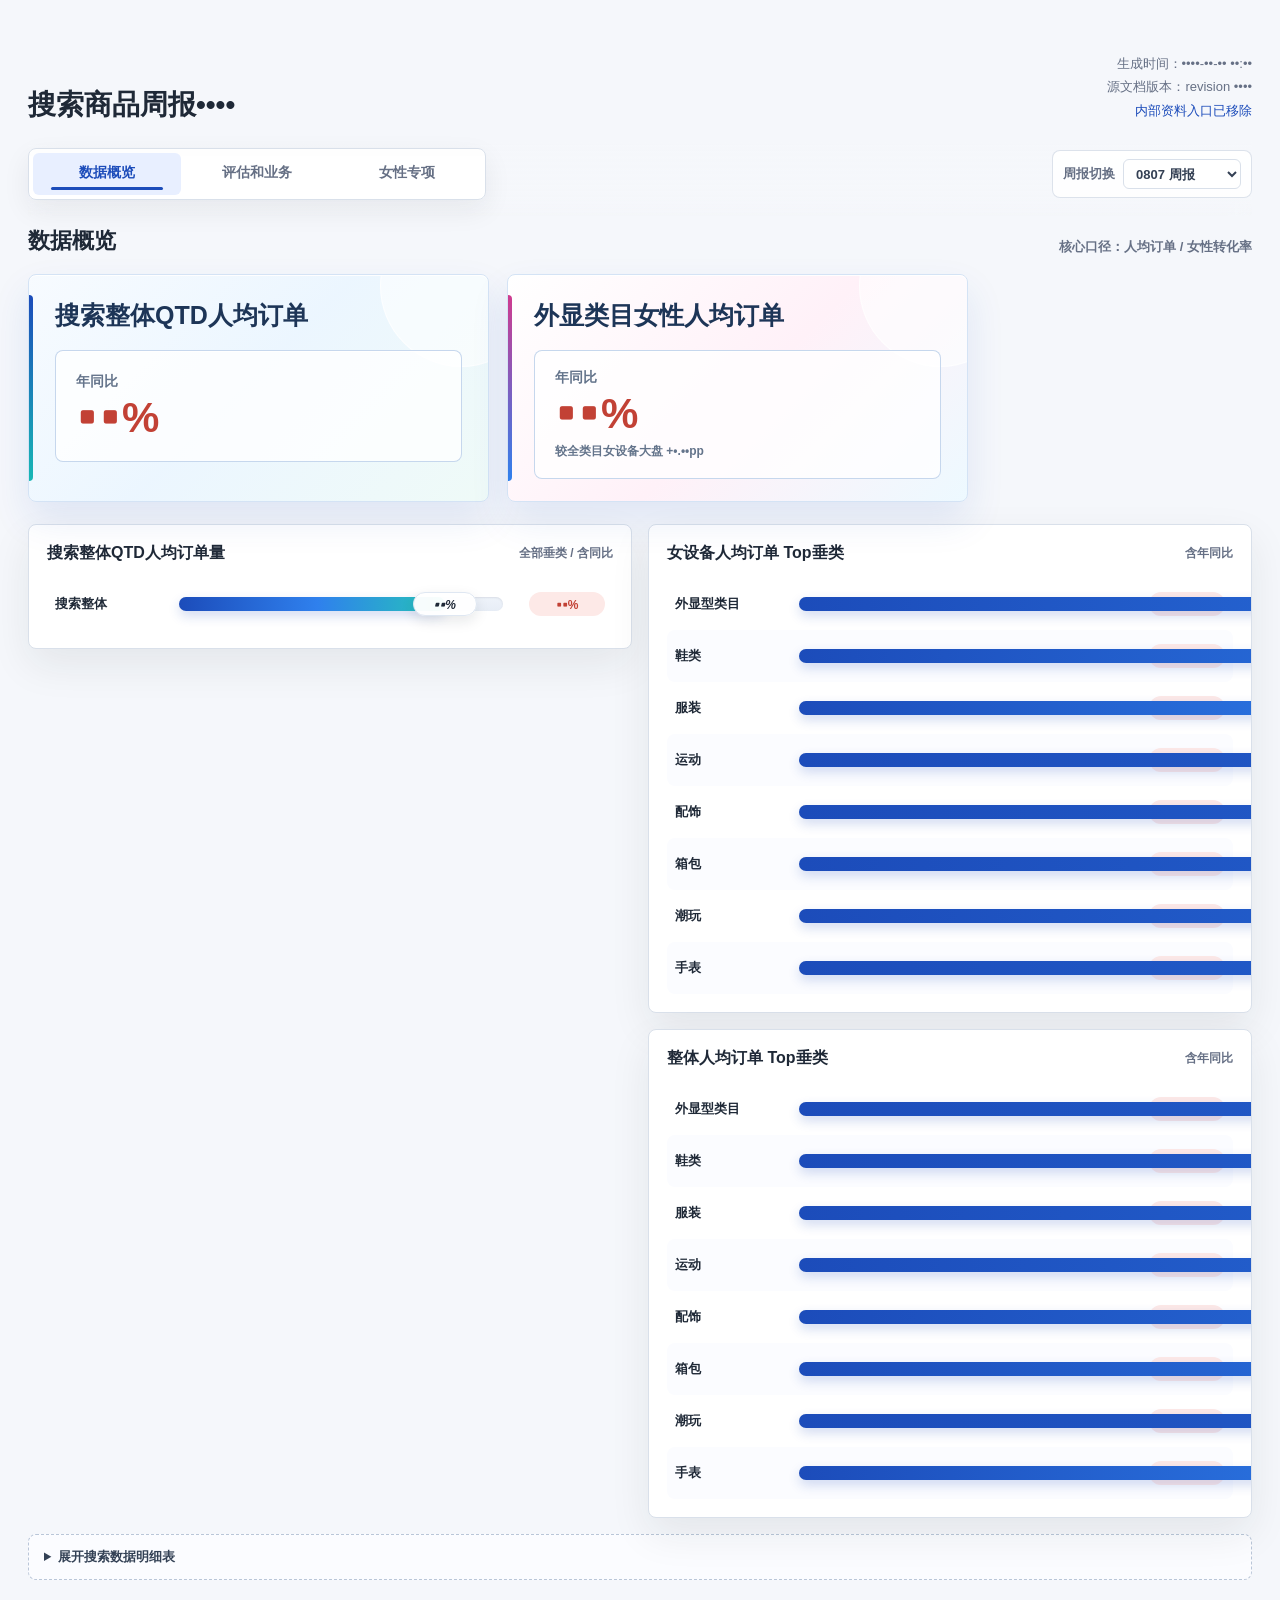
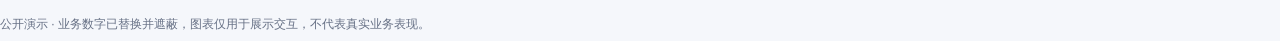
<file: index.html>
<!doctype html>
<html lang="zh-CN">
  <head>
<script src="./number-blur.js"></script>
    <meta charset="UTF-8" />
    <meta name="viewport" content="width=device-width, initial-scale=1.0" />
    <meta name="theme-color" content="#f4f7fb" />
    <title>搜索商品周报0807</title>
    <script type="module" crossorigin src="./index-CYAXB-lL.js"></script>
    <link rel="stylesheet" crossorigin href="./index-iUSH9egs.css">
  </head>
  <body>
    <div id="root"></div>
  </body>
</html>
</file>
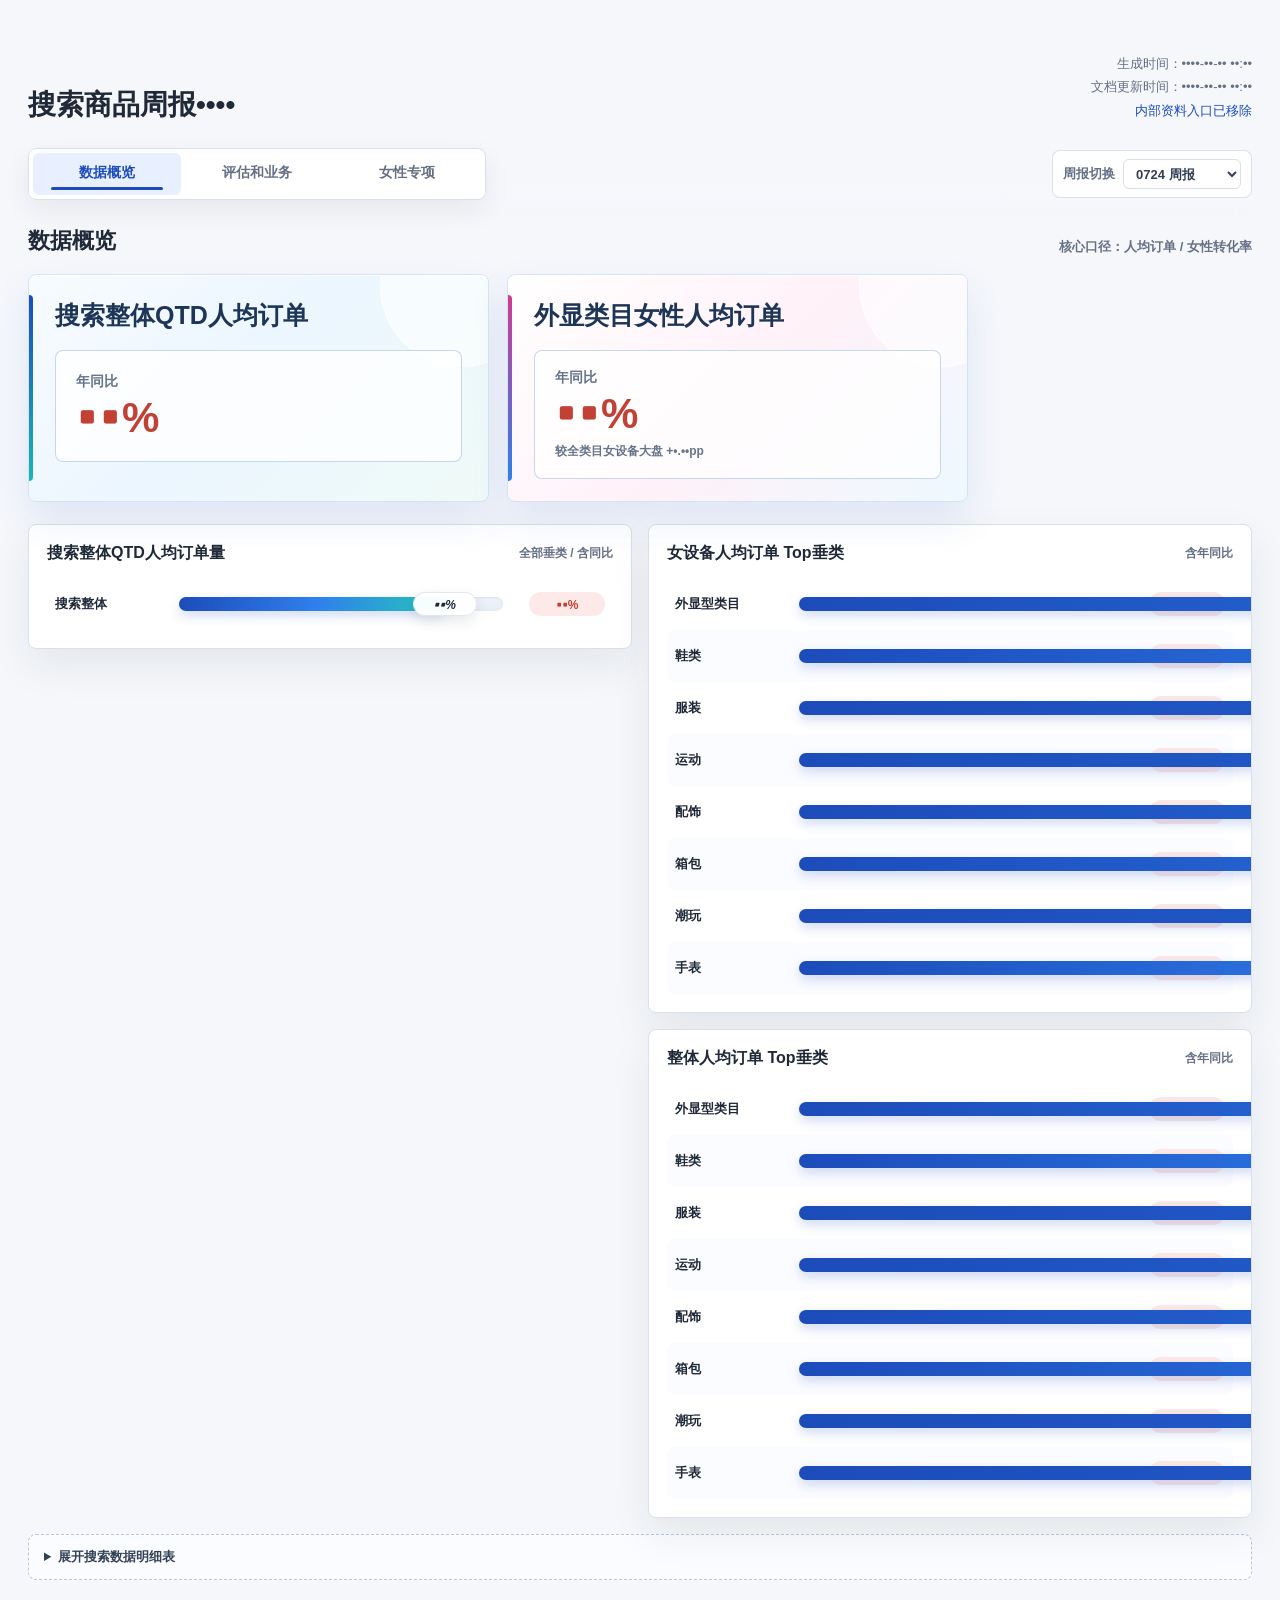
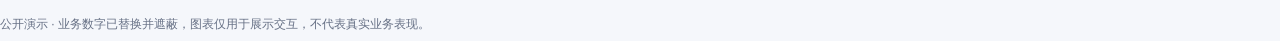
<file: archive_0724.html>
<!doctype html>
<html lang="zh-CN">
  <head>
<script src="./number-blur.js"></script>
    <meta charset="UTF-8" />
    <meta name="viewport" content="width=device-width, initial-scale=1.0" />
    <meta name="theme-color" content="#f4f7fb" />
    <title>搜索商品周报0724</title>
    <script src="./report-history-bridge.js"></script>
    <script type="module" crossorigin src="./index-gbn5ls-Z.js"></script>
    <link rel="stylesheet" crossorigin href="./index-83Y-xwtn.css">
  </head>
  <body>
    <div id="root"></div>
  </body>
</html>
</file>
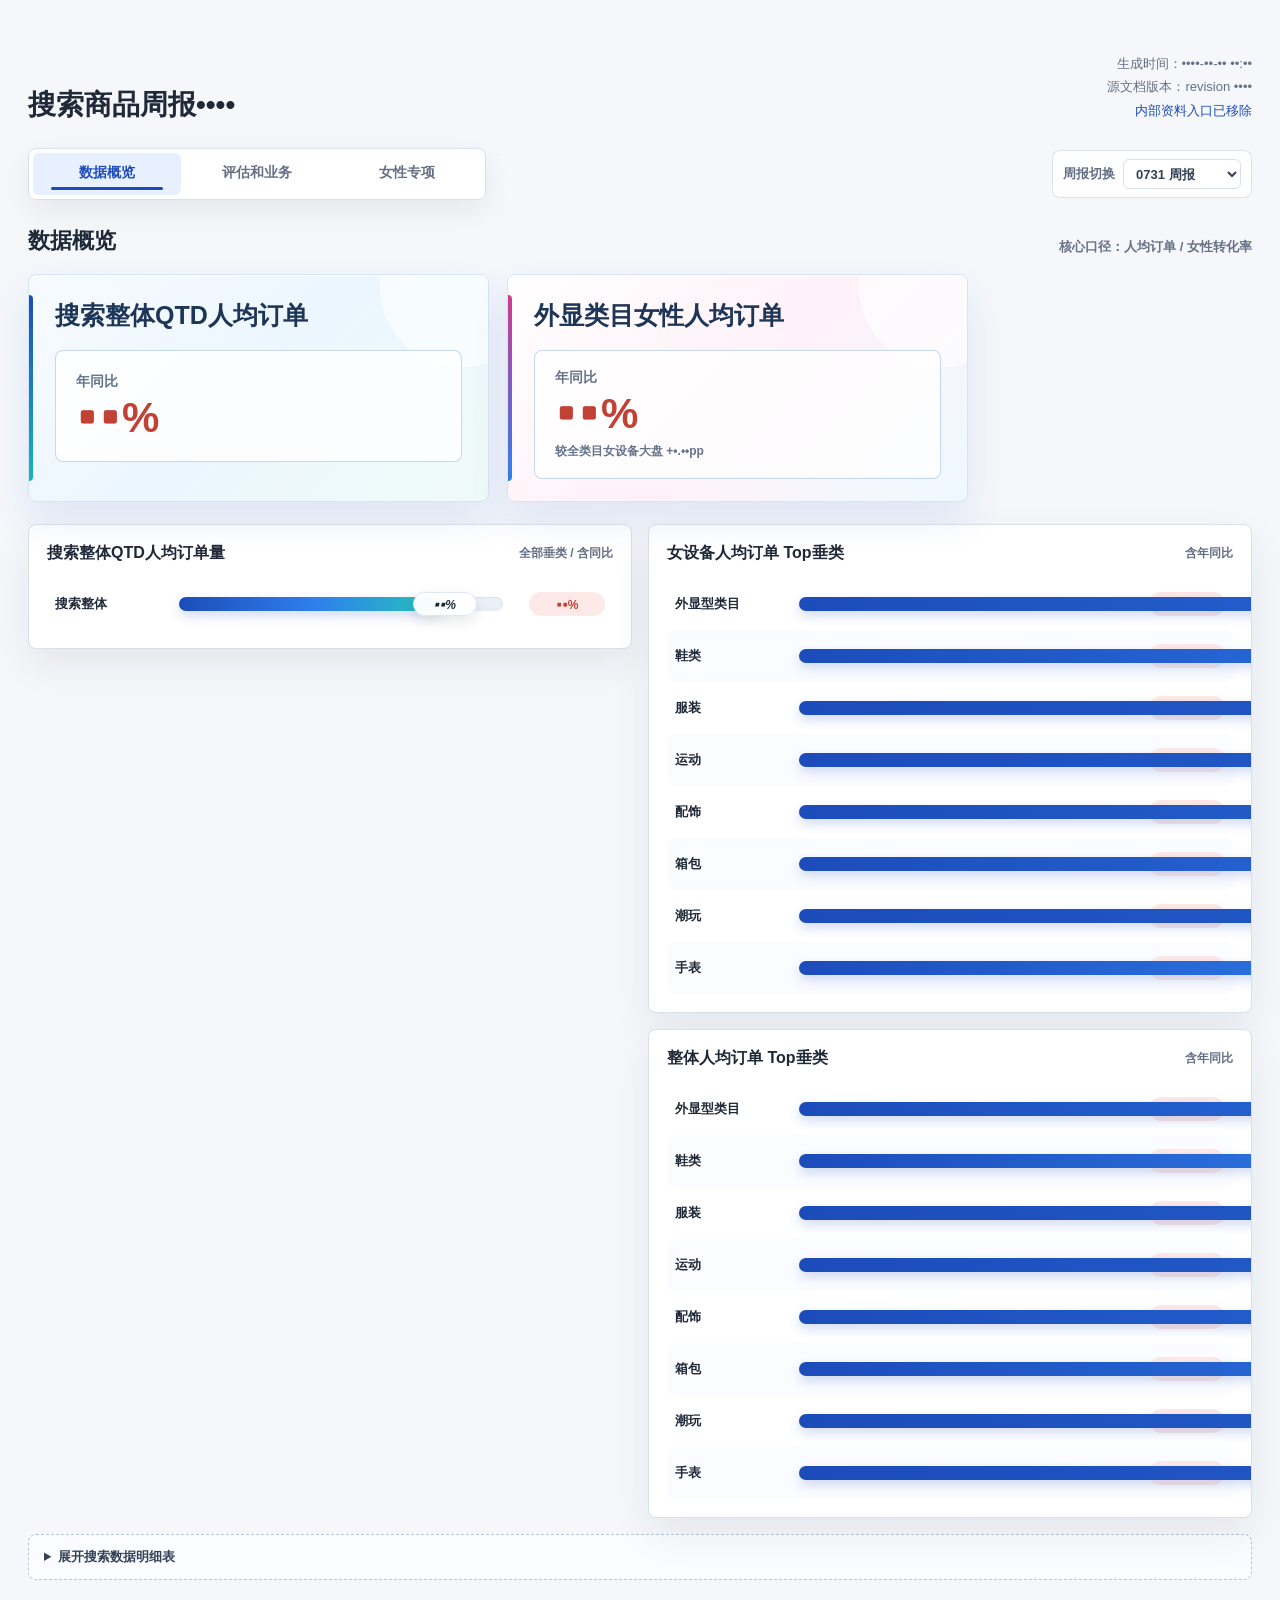
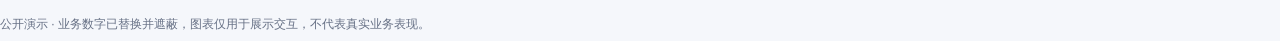
<file: archive_0731.html>
<!doctype html>
<html lang="zh-CN">
  <head>
<script src="./number-blur.js"></script>
    <meta charset="UTF-8" />
    <meta name="viewport" content="width=device-width, initial-scale=1.0" />
    <meta name="theme-color" content="#f4f7fb" />
    <title>搜索商品周报0731</title>
    <script src="./report-history-bridge.js"></script>
    <script type="module" crossorigin src="./index-C4i8cT8A.js"></script>
    <link rel="stylesheet" crossorigin href="./index-83Y-xwtn.css">
  </head>
  <body>
    <div id="root"></div>
  </body>
</html>
</file>
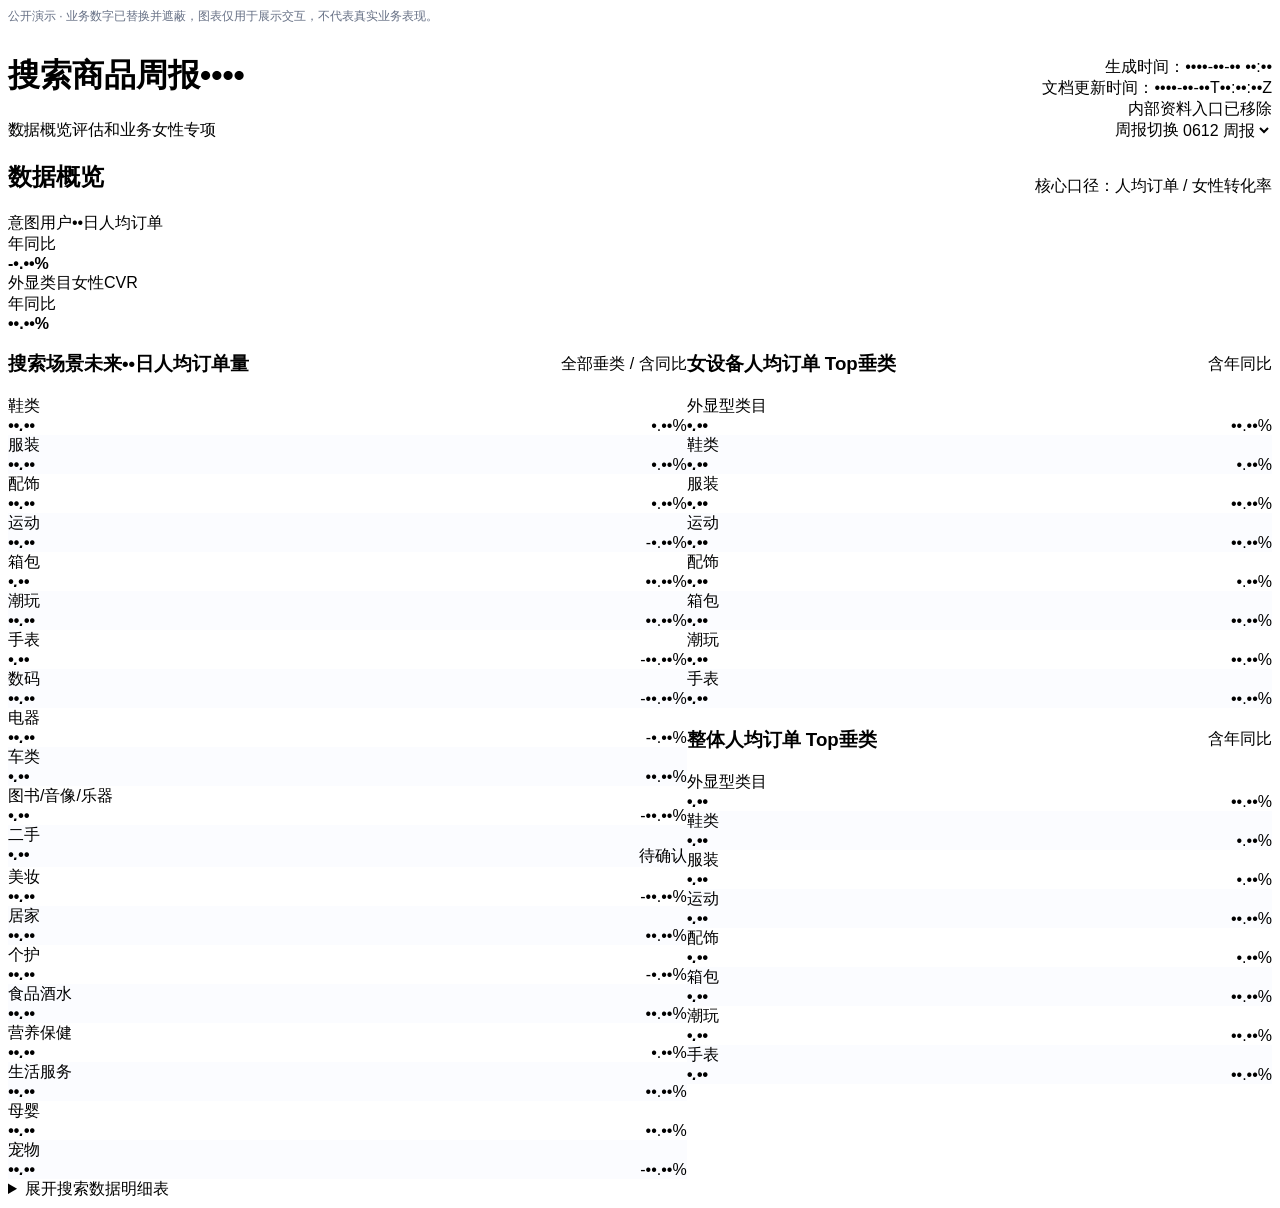
<file: search_weekly_dashboard_0612.html>
<!doctype html>
<html lang="zh-CN">
<head>
<script src="./number-blur.js"></script>
  <meta charset="utf-8">
  <meta name="viewport" content="width=device-width, initial-scale=1">
  <title>搜索商品周报0612 - 搜索看板</title>
  <style>
    :root {
      color-scheme: light;
      --bg: #f•f•fb;
      --panel: #ffffff;
      --ink: #•f••••;
      --muted: #••••••;
      --line: #d•e•ea;
      --blue: #•c•cba;
      --blue-soft: #e•efff;
      --pink: #cf•b•f;
      --pink-soft: #fde•f•;
      --green: #•f•••e;
      --green-soft: #dff•ef;
      --amber: #b••••f;
      --amber-soft: #fff•cf;
      --red: #c•••••;
      --red-soft: #fde•e•;
      --shadow: • ••px ••px rgba(••, ••, ••, .••);
    }
    * { box-sizing: border-box; }
    body {
      margin: •;
      font-family: -apple-system, BlinkMacSystemFont, "Segoe UI", "Microsoft YaHei", sans-serif;
      color: var(--ink);
      background: var(--bg);
    }
    .page {
      max-width: ••••px;
      margin: • auto;
      padding: ••px;
    }
    header {
      display: flex;
      justify-content: space-between;
      gap: ••px;
      align-items: flex-end;
      padding: ••px • ••px;
    }
    h•, h•, h•, p { margin: •; }
    h• { font-size: ••px; line-height: •.••; letter-spacing: •; }
    h• { font-size: ••px; letter-spacing: •; }
    h• { font-size: ••px; letter-spacing: •; }
    .eyebrow {
      color: var(--blue);
      font-weight: •••;
      margin-bottom: •px;
    }
    .source {
      text-align: right;
      color: var(--muted);
      font-size: ••px;
      line-height: •.•;
    }
    .source a { color: var(--blue); text-decoration: none; }
    .section {
      margin-top: ••px;
    }
    .tab-shell > input {
      position: absolute;
      opacity: •;
      pointer-events: none;
    }
    .dashboard-tab-sticky {
      position: sticky;
      top: •;
      z-index: ••;
      display: grid;
      gap: ••px;
      padding-top: •px;
      margin-bottom: ••px;
      background: linear-gradient(•••deg, rgba(•••, •••, •••, .••) •%, rgba(•••, •••, •••, .•) ••%, rgba(•••, •••, •••, •) •••%);
      backdrop-filter: blur(••px);
    }
    .tabs {
      display: inline-flex;
      width: fit-content;
      max-width: •••%;
      gap: •px;
      padding: •px;
      margin: •;
      border: •px solid var(--line);
      border-radius: •px;
      background: rgba(•••, •••, •••, .••);
      box-shadow: • ••px ••px rgba(••, ••, ••, .••);
    }
    .tabs label {
      position: relative;
      display: inline-flex;
      align-items: center;
      justify-content: center;
      min-width: •••px;
      min-height: ••px;
      padding: •px ••px ••px;
      border-radius: •px;
      color: var(--muted);
      font-size: ••px;
      font-weight: •••;
      text-decoration: none;
      cursor: pointer;
      transition: color .••s ease, background .••s ease;
    }
    .tabs label::after {
      content: "";
      position: absolute;
      left: ••px;
      right: ••px;
      bottom: •px;
      height: •px;
      border-radius: •••px;
      background: transparent;
      transition: background .••s ease, transform .••s ease;
      transform: scaleX(.••);
    }
    .tabs label:hover {
      color: var(--blue);
      background: #f•f•ff;
    }
    #tab-overview:checked ~ .dashboard-tab-sticky .tabs label[for="tab-overview"],
    #tab-evaluation:checked ~ .dashboard-tab-sticky .tabs label[for="tab-evaluation"],
    #tab-female-special:checked ~ .dashboard-tab-sticky .tabs label[for="tab-female-special"] {
      color: var(--blue);
      background: var(--blue-soft);
    }
    #tab-overview:checked ~ .dashboard-tab-sticky .tabs label[for="tab-overview"]::after,
    #tab-evaluation:checked ~ .dashboard-tab-sticky .tabs label[for="tab-evaluation"]::after,
    #tab-female-special:checked ~ .dashboard-tab-sticky .tabs label[for="tab-female-special"]::after {
      background: var(--blue);
      transform: scaleX(•);
    }
    .tab-panel {
      display: none;
    }
    #tab-overview:checked ~ .tab-content .overview-panel,
    #tab-evaluation:checked ~ .tab-content .evaluation-panel,
    #tab-female-special:checked ~ .tab-content .female-special-panel {
      display: block;
    }
    .tab-panel {
      scroll-margin-top: ••px;
    }
    .evaluation-subtabs {
      display: grid;
      gap: ••px;
    }
    .eval-tab-nav {
      display: none;
      flex-wrap: nowrap;
      align-items: center;
      gap: •px;
      max-width: •••%;
      overflow-x: auto;
      overflow-y: hidden;
      padding: •px;
      border: •px solid var(--line);
      border-radius: •px;
      background: rgba(•••, •••, •••, .••);
      box-shadow: • ••px ••px rgba(••, ••, ••, .••);
      backdrop-filter: blur(••px);
      scrollbar-width: thin;
      scrollbar-color: #c•d•ee transparent;
    }
    #tab-evaluation:checked ~ .dashboard-tab-sticky .eval-tab-nav {
      display: flex;
    }
    .eval-tab-nav::-webkit-scrollbar {
      height: •px;
    }
    .eval-tab-nav::-webkit-scrollbar-thumb {
      background: #c•d•ee;
      border-radius: •••px;
    }
    .eval-tab {
      flex: • • auto;
      min-height: ••px;
      padding: ••px ••px;
      border: •px solid transparent;
      border-radius: •px;
      color: var(--muted);
      background: transparent;
      font-size: ••px;
      font-weight: •••;
      cursor: pointer;
      transition: background .••s ease, color .••s ease, border-color .••s ease, box-shadow .••s ease;
    }
    .eval-tab:hover {
      color: var(--blue);
      background: #f•f•ff;
    }
    #eval-tab-quality:checked ~ .dashboard-tab-sticky .eval-tab-nav .eval-tab-quality,
    #eval-tab-low:checked ~ .dashboard-tab-sticky .eval-tab-nav .eval-tab-low,
    #eval-tab-public:checked ~ .dashboard-tab-sticky .eval-tab-nav .eval-tab-public,
    #eval-tab-registration:checked ~ .dashboard-tab-sticky .eval-tab-nav .eval-tab-registration,
    #eval-tab-demand:checked ~ .dashboard-tab-sticky .eval-tab-nav .eval-tab-demand {
      color: var(--blue);
      border-color: #c•d•ff;
      background: #edf•ff;
      box-shadow: inset • -•px • var(--blue);
    }
    .eval-tab-panel {
      display: none;
    }
    #eval-tab-quality:checked ~ .tab-content .eval-tab-panels .eval-panel-quality,
    #eval-tab-low:checked ~ .tab-content .eval-tab-panels .eval-panel-low,
    #eval-tab-public:checked ~ .tab-content .eval-tab-panels .eval-panel-public,
    #eval-tab-registration:checked ~ .tab-content .eval-tab-panels .eval-panel-registration,
    #eval-tab-demand:checked ~ .tab-content .eval-tab-panels .eval-panel-demand {
      display: block;
    }
    .summary-card-grid.compact-grid {
      max-width: none;
      grid-template-columns: repeat(•, minmax(•, •fr));
      margin: • • ••px;
    }
    .compact-grid .metric-card {
      min-height: •••px;
    }
    .low-reference-frame-shell {
      width: •••%;
      min-height: •••px;
      overflow: hidden;
      border: •px solid var(--line);
      border-radius: •px;
      background: var(--bg);
      box-shadow: var(--shadow);
    }
    .low-reference-frame {
      display: block;
      width: •••%;
      height: ••••px;
      border: •;
      background: var(--bg);
    }
    .low-workbench-head {
      display: flex;
      justify-content: space-between;
      align-items: flex-start;
      gap: ••px;
      margin-bottom: ••px;
    }
    .low-workbench-head h• {
      font-size: ••px;
      line-height: •.••;
    }
    .low-workbench-head p {
      margin-top: •px;
      color: var(--muted);
      font-size: ••px;
      font-weight: •••;
      line-height: •.•;
    }
    .low-period-tabs {
      display: inline-flex;
      gap: •px;
      padding: •px;
      border: •px solid var(--line);
      border-radius: •••px;
      background: rgba(•••, •••, •••, .••);
      white-space: nowrap;
    }
    .low-period-tabs span {
      padding: •px ••px;
      border-radius: •••px;
      color: var(--muted);
      font-size: ••px;
      font-weight: •••;
    }
    .low-period-tabs .active {
      background: #•f••••;
      color: #ffffff;
      box-shadow: • •px ••px rgba(••, ••, ••, .••);
    }
    .low-workbench-grid {
      display: grid;
      grid-template-columns: minmax(•, •.•fr) minmax(•••px, .•fr);
      gap: ••px;
    }
    .low-workbench-main,
    .low-side-card {
      border: •px solid var(--line);
      border-radius: •px;
      background: rgba(•••, •••, •••, .••);
      box-shadow: • ••px ••px rgba(••, ••, ••, .••);
    }
    .low-workbench-main {
      padding: ••px;
    }
    .low-table-head {
      display: flex;
      justify-content: space-between;
      gap: ••px;
      align-items: flex-start;
      margin-bottom: ••px;
    }
    .low-table-head h• {
      font-size: ••px;
    }
    .low-table-head p {
      margin-top: •px;
      color: var(--muted);
      font-size: ••px;
      font-weight: •••;
      line-height: •.•;
    }
    .low-table-head > span {
      padding: •px ••px;
      border-radius: •••px;
      background: var(--amber-soft);
      color: var(--amber);
      font-size: ••px;
      font-weight: •••;
      white-space: nowrap;
    }
    .low-workbench-table {
      border-radius: •px;
      border: •px solid rgba(•••, •••, •••, .••);
      background: rgba(•••, •••, •••, .••);
    }
    .low-workbench-table table {
      min-width: •••px;
    }
    .low-workbench-table th {
      background: rgba(•••, •••, ••, .••);
      color: #••••••;
    }
    .low-workbench-table tbody tr:hover td {
      background: rgba(•••, •••, ••, .••);
    }
    .low-detail {
      margin-top: ••px;
      border: •px dashed #cbd•e•;
      border-radius: •px;
      background: #fbfcff;
    }
    .low-detail summary {
      padding: ••px ••px;
      color: #••••••;
      cursor: pointer;
      font-size: ••px;
      font-weight: •••;
    }
    .low-detail .table-scroll {
      border-width: •px • •;
      border-radius: • • •px •px;
    }
    .business-review-table table {
      min-width: •••px;
      table-layout: fixed;
    }
    .business-review-table th:nth-child(•),
    .business-review-table td:nth-child(•) { width: •••px; }
    .business-review-table th:nth-child(•),
    .business-review-table td:nth-child(•),
    .business-review-table th:nth-child(•),
    .business-review-table td:nth-child(•) { width: •••px; text-align: center; }
    .business-review-table th:nth-child(•),
    .business-review-table td:nth-child(•) { width: •••px; }
    .business-review-table th:nth-child(•),
    .business-review-table td:nth-child(•),
    .business-review-table th:nth-child(•),
    .business-review-table td:nth-child(•) { width: •••px; }
    .business-review-table th:nth-child(•),
    .business-review-table td:nth-child(•) { width: •••px; }
    .business-review-table td {
      white-space: normal;
      line-height: •.••;
    }
    .business-review-table .issue-cell span {
      display: inline-flex;
      max-width: •••%;
      padding: •px •px;
      border-radius: •••px;
      background: #fff•ed;
      color: #•a••••;
      font-size: ••px;
      font-weight: •••;
      line-height: •.••;
      white-space: normal;
    }
    .business-review-table .status-cell span {
      display: inline-flex;
      justify-content: center;
      min-width: ••px;
      padding: •px •px;
      border-radius: •••px;
      font-size: ••px;
      font-weight: •••;
    }
    .business-review-table .status-yes span {
      background: var(--green-soft);
      color: var(--green);
    }
    .business-review-table .status-no span {
      background: var(--red-soft);
      color: var(--red);
    }
    .business-review-table .long-cell {
      color: #••••••;
      white-space: normal;
    }
    .low-side-panel {
      display: grid;
      gap: ••px;
      align-content: start;
    }
    .low-side-card {
      padding: ••px;
    }
    .low-side-card > span {
      display: block;
      color: var(--muted);
      font-size: ••px;
      font-weight: •••;
      margin-bottom: •px;
    }
    .low-side-card > strong {
      display: block;
      color: var(--ink);
      font-size: ••px;
      line-height: •.•;
      font-weight: •••;
      font-variant-numeric: tabular-nums;
    }
    .low-side-card > p {
      margin-top: •px;
      color: var(--muted);
      font-size: ••px;
      line-height: •.•;
    }
    .low-stat-grid {
      display: grid;
      grid-template-columns: repeat(•, minmax(•, •fr));
      gap: •px;
      margin-top: ••px;
    }
    .low-stat-grid div {
      min-height: ••px;
      padding: ••px;
      border: •px solid #edf•f•;
      border-radius: •px;
      background: #f•fafc;
    }
    .low-stat-grid b {
      display: block;
      color: var(--ink);
      font-size: ••px;
      line-height: •.•;
      font-weight: •••;
      font-variant-numeric: tabular-nums;
    }
    .low-stat-grid em {
      display: block;
      margin-top: •px;
      color: var(--muted);
      font-size: ••px;
      font-style: normal;
      line-height: •.•;
    }
    .low-bar-list {
      display: grid;
      gap: ••px;
      margin-top: ••px;
    }
    .low-bar-row {
      display: grid;
      grid-template-columns: minmax(••px, •fr) minmax(•••px, •.•fr) ••px;
      gap: ••px;
      align-items: center;
      font-size: ••px;
    }
    .low-bar-row span {
      overflow: hidden;
      color: #••••••;
      font-weight: •••;
      text-overflow: ellipsis;
      white-space: nowrap;
    }
    .low-bar-row div {
      height: •px;
      overflow: hidden;
      border-radius: •••px;
      background: rgba(•••, •••, •••, .••);
    }
    .low-bar-row i {
      display: block;
      height: •••%;
      border-radius: inherit;
      background: linear-gradient(••deg, #••••••, #d•••••);
    }
    .low-bar-row b {
      color: var(--muted);
      font-size: ••px;
      font-weight: •••;
      text-align: right;
      font-variant-numeric: tabular-nums;
    }
    .module-placeholder {
      display: grid;
      align-content: center;
      min-height: •••px;
      padding: ••px;
      border: •px dashed #b•c•d•;
      border-radius: •px;
      background: #f•fbff;
      color: var(--muted);
    }
    .module-placeholder b {
      color: var(--ink);
      font-size: ••px;
      margin-bottom: •px;
    }
    .module-placeholder p {
      line-height: •.•;
    }
    .module-placeholder.tall {
      min-height: •••px;
    }
    .guide-quality-block {
      display: grid;
      gap: ••px;
    }
    .quality-guide-panel {
      background:
        linear-gradient(•••deg, #ffffff •%, #fbfdff •••%);
    }
    .quality-guide-panel > .panel-head {
      align-items: center;
      padding-bottom: ••px;
      margin-bottom: ••px;
      border-bottom: •px solid #e•eef•;
    }
    .quality-guide-panel > .panel-head h• {
      font-size: ••px;
    }
    .guide-quality-split {
      display: grid;
      grid-template-columns: minmax(•, •.••fr) minmax(•••px, .••fr);
      gap: ••px;
      align-items: start;
    }
    .guide-quality-column {
      min-width: •;
      border: •px solid #e•edf•;
      border-radius: •px;
      background: #ffffff;
      box-shadow: • •px ••px rgba(••, ••, ••, .•••);
      overflow: hidden;
    }
    .guide-quality-column > .guide-quality-hero,
    .guide-quality-column > .guide-quality-accuracy-grid,
    .guide-quality-column > .guide-problem-panel {
      margin: ••px;
    }
    .guide-quality-column .quality-monitor-block-head {
      background: linear-gradient(•••deg, #fbfdff •%, #f•faff •••%);
    }
    .guide-quality-problem-column .quality-monitor-block-head {
      background: linear-gradient(•••deg, #fffafb •%, #fbfdff •••%);
    }
    .guide-quality-accuracy-grid {
      display: grid;
      grid-template-columns: repeat(•, minmax(•, •fr));
      gap: ••px;
    }
    .guide-problem-panel {
      min-height: •••px;
      display: grid;
      align-content: start;
    }
    .guide-quality-hero {
      display: grid;
      grid-template-columns: minmax(•••px, .••fr) minmax(•, •.••fr);
      gap: ••px;
      align-items: stretch;
      padding: ••px;
      border: •px solid #e•edf•;
      border-radius: •px;
      background: linear-gradient(•••deg, #ffffff •%, #f•fbff ••%, #f•faf• •••%);
      box-shadow: inset •px • • rgba(••, ••, •••, .••);
    }
    .guide-quality-hero > div:first-child {
      display: grid;
      align-content: center;
      min-height: •••px;
      padding-left: •px;
    }
    .guide-quality-hero span,
    .guide-tier-card span,
    .guide-problem-row span,
    .guide-industry-row span {
      color: var(--muted);
      font-size: ••px;
      font-weight: •••;
    }
    .guide-quality-hero strong {
      display: block;
      margin: •px • •px;
      color: var(--blue);
      font-size: ••px;
      font-weight: •••;
      line-height: •;
      font-variant-numeric: tabular-nums;
    }
    .guide-quality-hero p {
      color: var(--green);
      font-size: ••px;
      font-weight: •••;
    }
    .guide-kpi-grid {
      display: grid;
      grid-template-columns: repeat(•, minmax(•, •fr));
      gap: ••px;
    }
    .guide-kpi-grid div {
      min-height: ••px;
      padding: ••px;
      border: •px solid rgba(•••, •••, •••, .••);
      border-radius: •px;
      background: rgba(•••, •••, •••, .•);
      box-shadow: • •px ••px rgba(••, ••, ••, .••);
    }
    .guide-kpi-grid b {
      display: block;
      margin-bottom: •px;
      color: var(--ink);
      font-size: ••px;
      font-weight: •••;
      line-height: •.•;
      font-variant-numeric: tabular-nums;
    }
    .guide-kpi-grid span {
      line-height: •.••;
    }
    .guide-quality-grid {
      display: grid;
      grid-template-columns: repeat(•, minmax(•, •fr));
      gap: ••px;
    }
    .guide-panel {
      padding: ••px;
      border: •px solid #e•eef•;
      border-radius: •px;
      background: #ffffff;
      box-shadow: • •px ••px rgba(••, ••, ••, .••);
    }
    .guide-panel.wide {
      grid-column: • / -•;
    }
    .guide-panel .panel-head {
      margin-bottom: ••px;
    }
    .guide-tier-grid,
    .guide-problem-list,
    .guide-industry-list {
      display: grid;
      gap: •px;
    }
    .guide-tier-card {
      min-height: ••px;
      padding: ••px;
      border: •px solid #edf•f•;
      border-radius: •px;
      background: #fbfdff;
    }
    .guide-tier-card > div {
      display: flex;
      justify-content: space-between;
      gap: •px;
      align-items: baseline;
    }
    .guide-tier-card b {
      color: var(--blue);
      font-size: ••px;
      font-variant-numeric: tabular-nums;
    }
    .guide-tier-card p {
      margin-top: •px;
      color: var(--muted);
      font-size: ••px;
      line-height: •.••;
    }
    .guide-progress,
    .guide-problem-row div,
    .guide-industry-track {
      height: •px;
      overflow: hidden;
      border-radius: •••px;
      background: #edf•f•;
      box-shadow: inset • •px •px rgba(••, ••, ••, .••);
    }
    .guide-progress {
      margin-top: •px;
    }
    .guide-progress i,
    .guide-problem-row i,
    .guide-industry-track i {
      display: block;
      height: •••%;
      border-radius: inherit;
    }
    .guide-progress i {
      background: linear-gradient(••deg, var(--blue), #••b•b•);
    }
    .guide-problem-row {
      display: grid;
      grid-template-columns: minmax(•••px, •.••fr) minmax(••px, •.••fr) ••px;
      gap: ••px;
      align-items: center;
      min-height: ••px;
      padding: •px •;
      border-bottom: •px solid #edf•f•;
    }
    .guide-problem-row:last-child {
      border-bottom: •;
    }
    .guide-problem-row span,
    .guide-industry-row span {
      overflow: hidden;
      text-overflow: ellipsis;
      white-space: nowrap;
    }
    .guide-problem-row span {
      color: #••••••;
      font-weight: •••;
    }
    .guide-problem-row i {
      background: linear-gradient(••deg, #•b•cf•, #ec••••, #f••e•b);
      box-shadow: • •px ••px rgba(•••, ••, •••, .••);
    }
    .guide-problem-row b,
    .guide-industry-row b,
    .guide-industry-row em {
      color: var(--ink);
      font-size: ••px;
      font-weight: •••;
      text-align: right;
      font-style: normal;
      font-variant-numeric: tabular-nums;
      white-space: nowrap;
    }
    .guide-problem-row b {
      color: #•f••••;
      letter-spacing: •;
    }
    .guide-industry-row {
      display: grid;
      grid-template-columns: minmax(••px, .•fr) minmax(••px, •fr) minmax(••px, auto) minmax(••px, auto);
      gap: •px;
      align-items: center;
      min-height: ••px;
    }
    .guide-industry-track i {
      background: linear-gradient(••deg, #•c•cba, #•dd•bf);
    }
    .guide-industry-row em {
      color: var(--green);
    }
    .guide-quality-detail {
      margin-top: •;
      box-shadow: none;
    }
    .guide-quality-detail summary {
      padding: ••px ••px;
      font-size: ••px;
    }
    .guide-quality-table table {
      min-width: •••px;
    }
    .guide-source-tabs {
      display: inline-flex;
      max-width: •••%;
      gap: •px;
      padding: •px;
      border: •px solid #dbe•f•;
      border-radius: •px;
      background: #f•faff;
      box-shadow: inset • •px • rgba(•••, •••, •••, .••);
    }
    .guide-source-tabs span {
      display: inline-flex;
      align-items: center;
      min-height: ••px;
      padding: •px ••px;
      border-radius: •px;
      color: var(--muted);
      font-size: ••px;
      font-weight: •••;
      line-height: •.•;
      white-space: nowrap;
    }
    .guide-source-tabs .active {
      background: #ffffff;
      color: var(--blue);
      box-shadow: • •px ••px rgba(••, ••, •••, .••);
    }
    .guide-source-tabs .disabled {
      color: #••a•b•;
      background: transparent;
    }
    .product-demand-panel {
      background: linear-gradient(•••deg, #ffffff •%, #fbfdff •••%);
    }
    .product-demand-raw-detail .details-grid {
      gap: ••px;
    }
    .product-demand-raw-detail .table-scroll {
      max-height: min(•••px, ••vh);
      overflow: auto;
      overscroll-behavior: contain;
    }
    .product-demand-raw-detail table thead th {
      position: sticky;
      top: •;
      z-index: •;
      background: #eef•fb;
      box-shadow: inset • -•px • #dbe•f•;
    }
    .demand-kpi-grid {
      display: grid;
      grid-template-columns: repeat(•, minmax(•, •fr));
      gap: ••px;
      margin-bottom: ••px;
    }
    .demand-visual-grid {
      display: grid;
      grid-template-columns: minmax(•, •.••fr) minmax(•••px, .••fr);
      gap: ••px;
      margin-bottom: ••px;
    }
    .demand-visual-card,
    .demand-week-panel {
      padding: ••px;
      border: •px solid #e•edf•;
      border-radius: •px;
      background: #ffffff;
      box-shadow: • •px ••px rgba(••, ••, ••, .•••);
    }
    .demand-visual-card .panel-head,
    .demand-week-panel .panel-head {
      margin-bottom: ••px;
    }
    .demand-type-list {
      display: grid;
      gap: ••px;
    }
    .demand-type-row {
      display: grid;
      grid-template-columns: ••px minmax(•••px, •fr) ••px ••px;
      gap: ••px;
      align-items: center;
      min-height: ••px;
      padding: •px •;
      border-bottom: •px solid #edf•f•;
    }
    .demand-type-row:last-child {
      border-bottom: •;
    }
    .demand-type-row span,
    .demand-week-row span {
      color: #••••••;
      font-size: ••px;
      font-weight: •••;
    }
    .demand-type-track {
      height: ••px;
      overflow: hidden;
      border-radius: •••px;
      background: #edf•f•;
      box-shadow: inset • •px •px rgba(••, ••, ••, .••);
    }
    .demand-type-track i {
      display: block;
      height: •••%;
      border-radius: inherit;
      background: linear-gradient(••deg, #•c•cba, #•dd•bf);
      box-shadow: • •px ••px rgba(••, ••, •••, .••);
    }
    .demand-type-row b,
    .demand-type-row em {
      color: var(--ink);
      font-size: ••px;
      font-style: normal;
      font-weight: •••;
      text-align: right;
      font-variant-numeric: tabular-nums;
      white-space: nowrap;
    }
    .demand-type-row em {
      color: var(--muted);
    }
    .demand-status-stack {
      display: flex;
      height: ••px;
      overflow: hidden;
      border-radius: •••px;
      background: #edf•f•;
      box-shadow: inset • •px •px rgba(••, ••, ••, .••);
    }
    .demand-status-seg {
      display: block;
      min-width: •px;
    }
    .demand-status-seg.seg-• { background: linear-gradient(••deg, #•c•cba, #•b••f•); }
    .demand-status-seg.seg-• { background: linear-gradient(••deg, #•f•••e, #•dd•bf); }
    .demand-status-seg.seg-• { background: linear-gradient(••deg, #b••••f, #f••e•b); }
    .demand-status-seg.seg-• { background: linear-gradient(••deg, #cf•b•f, #ec••••); }
    .demand-status-grid {
      display: grid;
      grid-template-columns: repeat(•, minmax(•, •fr));
      gap: ••px;
      margin-top: ••px;
    }
    .demand-status-chip {
      min-height: ••px;
      padding: ••px ••px;
      border: •px solid #edf•f•;
      border-radius: •px;
      background: #fbfcff;
    }
    .demand-status-chip span,
    .demand-week-kpi span {
      display: block;
      color: var(--muted);
      font-size: ••px;
      font-weight: •••;
    }
    .demand-status-chip b,
    .demand-week-kpi b {
      display: block;
      margin: •px • •px;
      color: var(--ink);
      font-size: ••px;
      font-weight: •••;
      line-height: •.•;
      font-variant-numeric: tabular-nums;
    }
    .demand-status-chip em {
      color: var(--muted);
      font-size: ••px;
      font-style: normal;
      font-weight: •••;
    }
    .demand-week-kpi-grid {
      display: grid;
      grid-template-columns: repeat(•, minmax(•, •fr));
      gap: ••px;
      margin-bottom: ••px;
    }
    .demand-week-kpi {
      min-height: ••px;
      padding: ••px ••px;
      border: •px solid #edf•f•;
      border-radius: •px;
      background: #fbfcff;
    }
    .demand-week-kpi b {
      color: var(--blue);
      font-size: ••px;
    }
    .demand-week-type-list {
      display: grid;
      gap: •px;
    }
    .demand-week-row {
      display: grid;
      grid-template-columns: ••px •fr;
      gap: ••px;
      align-items: center;
      min-height: ••px;
      padding: •px ••px;
      border: •px solid #edf•f•;
      border-radius: •px;
      background: #ffffff;
    }
    .demand-week-row p {
      display: flex;
      flex-wrap: wrap;
      gap: •px;
    }
    .demand-week-row i {
      display: inline-flex;
      min-height: ••px;
      align-items: center;
      padding: •px •px;
      border-radius: •••px;
      background: #f•f•fc;
      color: #•••••a;
      font-size: ••px;
      font-style: normal;
      font-weight: •••;
      white-space: nowrap;
    }
    .always-open {
      padding: •;
    }
    .section-title {
      display: flex;
      align-items: end;
      justify-content: space-between;
      gap: ••px;
      margin: ••px • ••px;
    }
    .section-title p {
      color: var(--muted);
      font-size: ••px;
      font-weight: •••;
    }
    .subsection-title {
      display: flex;
      align-items: end;
      justify-content: space-between;
      gap: ••px;
      margin: • • ••px;
    }
    .subsection-title p {
      color: var(--muted);
      font-size: ••px;
      font-weight: •••;
    }
    .summary-card-grid {
      display: grid;
      grid-template-columns: repeat(•, minmax(•, •fr));
      gap: ••px;
      max-width: •••px;
      margin: • auto ••px;
    }
    .summary-card {
      min-height: •••px;
      padding: ••px;
      border: •px solid #d•e•f•;
      border-radius: •px;
      background:
        linear-gradient(•••deg, rgba(•••, •••, •••, .••), rgba(•••, •••, •••, .••)),
        radial-gradient(circle at •px •px, rgba(••, ••, •••, .••) •px, transparent •);
      background-size: auto, ••px ••px;
      box-shadow: • ••px ••px rgba(••, ••, •••, .••);
      text-align: center;
    }
    .summary-card > span {
      display: block;
      color: var(--ink);
      font-size: ••px;
      font-weight: •••;
      line-height: •.••;
    }
    .summary-card strong {
      display: block;
      margin: •px • ••px;
      font-size: ••px;
      line-height: •.•;
      font-variant-numeric: tabular-nums;
    }
    .summary-trends {
      display: grid;
      grid-template-columns: repeat(•, minmax(•, •fr));
      gap: •px;
      margin-top: ••px;
    }
    .summary-trends div {
      min-height: ••px;
      padding: •px;
      border: •px solid #e•edf•;
      border-radius: •px;
      background: #fff;
    }
    .summary-trends div:only-child {
      grid-column: • / -•;
    }
    .summary-trends em {
      display: block;
      color: var(--muted);
      font-size: ••px;
      font-style: normal;
      font-weight: •••;
    }
    .summary-trends b {
      display: block;
      margin-top: •px;
      font-size: ••px;
      font-variant-numeric: tabular-nums;
    }
    .summary-card p {
      margin-top: ••px;
      color: var(--muted);
      font-size: ••px;
    }
    .overview-kpi-grid {
      max-width: •••px;
      gap: ••px;
      margin-bottom: ••px;
    }
    .overview-kpi-grid .summary-card {
      position: relative;
      min-height: •••px;
      padding: ••px ••px ••px;
      overflow: hidden;
      border-color: #d•e•f•;
      background:
        linear-gradient(•••deg, rgba(•••, •••, •••, .••), rgba(•••, •••, •••, .••) ••%, rgba(•••, •••, •••, .••)),
        radial-gradient(circle at ••px ••px, rgba(••, ••, •••, .••) •.•px, transparent •);
      background-size: auto, ••px ••px;
      box-shadow: • ••px ••px rgba(••, ••, •••, .••), inset • •px • rgba(•••, •••, •••, .••);
      text-align: left;
    }
    .overview-kpi-grid .summary-card::before {
      content: "";
      position: absolute;
      left: •;
      top: ••px;
      bottom: ••px;
      width: •px;
      border-radius: • •••px •••px •;
      background: linear-gradient(•••deg, var(--blue), #••b•b•);
    }
    .overview-kpi-grid .summary-card::after {
      content: "";
      position: absolute;
      right: -••px;
      top: -••px;
      width: •••px;
      height: •••px;
      border-radius: ••%;
      background: rgba(•••, •••, •••, .••);
      border: •px solid rgba(•••, •••, •••, .•);
    }
    .overview-kpi-grid .summary-card > span {
      position: relative;
      z-index: •;
      color: #•d••••;
      font-size: ••px;
      font-weight: •••;
    }
    .overview-kpi-grid .summary-card strong {
      position: relative;
      z-index: •;
      margin: •px • •px;
      color: #•••••d;
      font-size: ••px;
      font-weight: •••;
    }
    .overview-kpi-grid .summary-trends {
      position: relative;
      z-index: •;
      gap: ••px;
      margin-top: ••px;
    }
    .overview-kpi-grid .summary-trends div {
      min-height: ••px;
      padding: •px ••px;
      border: •px solid rgba(•••, •••, •••, .•);
      background: rgba(•••, •••, •••, .••);
      box-shadow: inset • •px • rgba(•••, •••, •••, .•);
    }
    .overview-kpi-grid .summary-trends em {
      color: #•••••b;
      font-size: ••px;
      font-weight: •••;
    }
    .overview-kpi-grid .summary-trends b {
      color: #•f•••e;
      font-size: ••px;
      font-weight: •••;
    }
    .overview-kpi-grid .summary-trends b.positive {
      color: var(--green);
    }
    .overview-kpi-grid .summary-trends b.negative {
      color: var(--red);
    }
    .overview-kpi-grid .summary-trends b.neutral {
      color: var(--muted);
    }
    .overview-kpi-grid .summary-card-yoy-focus {
      justify-content: center;
      min-height: •••px;
    }
    .overview-kpi-grid .summary-yoy-focus {
      position: relative;
      z-index: •;
      display: grid;
      align-content: center;
      min-height: •••px;
      margin-top: ••px;
      padding: ••px ••px;
      border: •px solid rgba(•••, •••, •••, .•);
      border-radius: •px;
      background: rgba(•••, •••, •••, .••);
      box-shadow: inset • •px • rgba(•••, •••, •••, .•);
    }
    .overview-kpi-grid .summary-yoy-focus em {
      color: #•••••b;
      font-size: ••px;
      font-style: normal;
      font-weight: •••;
    }
    .overview-kpi-grid .summary-yoy-focus b {
      margin-top: •px;
      font-size: ••px;
      font-weight: •••;
      line-height: •;
      font-variant-numeric: tabular-nums;
    }
    .overview-kpi-grid .summary-yoy-focus b.positive {
      color: var(--green);
    }
    .overview-kpi-grid .summary-yoy-focus b.negative {
      color: var(--red);
    }
    .overview-kpi-grid .summary-yoy-focus b.neutral {
      color: var(--muted);
    }
    .overview-kpi-grid .summary-card p {
      position: relative;
      z-index: •;
      margin-top: ••px;
      color: #•••••b;
      font-weight: •••;
      text-align: center;
    }
    .hero-grid {
      display: grid;
      grid-template-columns: •.•fr .•fr;
      gap: ••px;
    }
    .metric-grid {
      display: grid;
      grid-template-columns: repeat(•, minmax(•, •fr));
      gap: ••px;
    }
    .metric-card, .panel {
      background: var(--panel);
      border: •px solid var(--line);
      border-radius: •px;
      box-shadow: var(--shadow);
    }
    .metric-card {
      min-height: •••px;
      padding: ••px;
      display: flex;
      flex-direction: column;
      justify-content: space-between;
    }
    .metric-card.blue { background: linear-gradient(•••deg, #fff, var(--blue-soft)); }
    .metric-card.pink { background: linear-gradient(•••deg, #fff, var(--pink-soft)); }
    .metric-card.green { background: linear-gradient(•••deg, #fff, var(--green-soft)); }
    .metric-card.amber { background: linear-gradient(•••deg, #fff, var(--amber-soft)); }
    .metric-label {
      color: var(--muted);
      font-size: ••px;
      font-weight: •••;
    }
    .metric-card strong {
      display: block;
      margin: •px • ••px;
      font-size: ••px;
      line-height: •.•;
      letter-spacing: •;
    }
    .metric-foot {
      display: flex;
      justify-content: space-between;
      gap: •px;
      align-items: center;
      color: var(--muted);
      font-size: ••px;
    }
    .change {
      display: inline-flex;
      align-items: center;
      min-height: ••px;
      padding: •px •px;
      border-radius: •••px;
      font-size: ••px;
      font-weight: •••;
      background: #eef•f•;
      color: var(--muted);
      white-space: nowrap;
    }
    .positive { color: var(--green); background: var(--green-soft); }
    .negative { color: var(--red); background: var(--red-soft); }
    .neutral { color: var(--muted); }
    .panel {
      padding: ••px;
      overflow: hidden;
    }
    .panel-head {
      display: flex;
      justify-content: space-between;
      align-items: center;
      gap: ••px;
      margin-bottom: ••px;
    }
    .panel-head span {
      color: var(--muted);
      font-size: ••px;
      font-weight: •••;
    }
    .compare-grid {
      display: grid;
      grid-template-columns: repeat(•, minmax(•, •fr));
      gap: ••px;
    }
    .compare-item {
      border: •px solid var(--line);
      border-radius: •px;
      padding: ••px;
      min-height: •••px;
      background: #fbfcff;
    }
    .compare-item b {
      display: block;
      margin: •px • •px;
      font-size: ••px;
      letter-spacing: •;
    }
    .compare-item span, .note {
      color: var(--muted);
      font-size: ••px;
      line-height: •.•;
    }
    .two-columns {
      display: grid;
      grid-template-columns: repeat(•, minmax(•, •fr));
      gap: ••px;
      margin-top: ••px;
    }
    .overview-rank-layout {
      align-items: start;
    }
    .overview-rank-stack {
      grid-column: •;
      display: grid;
      gap: ••px;
    }
    .bar-row {
      display: grid;
      grid-template-columns: ••px minmax(•••px, •fr) ••px ••px;
      gap: ••px;
      align-items: center;
      min-height: ••px;
      padding: •px •px;
      border-radius: •px;
      font-size: ••px;
      transition: background .••s ease, transform .••s ease;
    }
    .bar-row:nth-child(odd) { background: #fbfcff; }
    .bar-row:hover {
      background: #f•f•ff;
      transform: translateY(-•px);
    }
    .bar-row.compact { grid-template-columns: •••px minmax(•••px, •fr) ••px; }
    .rank-bar {
      grid-template-columns: ••px minmax(•••px, •fr) ••px;
    }
    .intent-rank-bar {
      grid-template-columns: •••px minmax(•••px, •fr) ••px;
      min-height: ••px;
      padding-block: •px;
    }
    .bar-name {
      overflow: hidden;
      text-overflow: ellipsis;
      white-space: nowrap;
      color: var(--ink);
      font-weight: •••;
    }
    .bar-track {
      position: relative;
      height: ••px;
      background: linear-gradient(•••deg, #eef•fa, #e•edf•);
      border-radius: •••px;
      overflow: hidden;
      box-shadow: inset • •px •px rgba(••, ••, ••, .••);
    }
    .bar-track i {
      display: block;
      height: •••%;
      min-width: •px;
      background: linear-gradient(••deg, #•c•cba •%, #•f••ed ••%, #••c•b• •••%);
      border-radius: inherit;
      box-shadow: • •px ••px rgba(••, ••, •••, .••);
      position: relative;
    }
    .bar-track i::after {
      content: "";
      position: absolute;
      inset: •px •px auto •px;
      height: •px;
      border-radius: inherit;
      background: rgba(•••, •••, •••, .••);
    }
    .rank-bar .bar-track {
      overflow: visible;
    }
    .rank-bar .bar-track i b {
      position: absolute;
      right: •;
      top: ••%;
      transform: translate(••%, -••%);
      z-index: •;
      min-width: ••px;
      padding: •px •px;
      border: •px solid #dfe•f•;
      border-radius: •••px;
      background: rgba(•••, •••, •••, .••);
      box-shadow: • •px ••px rgba(••, ••, ••, .••);
      color: var(--ink);
      font-size: ••px;
      font-weight: •••;
      line-height: •.•;
      text-align: center;
      font-variant-numeric: tabular-nums;
      white-space: nowrap;
    }
    .bar-value {
      text-align: right;
      font-variant-numeric: tabular-nums;
      color: var(--ink);
      font-weight: •••;
      white-space: nowrap;
    }
    .goal-bar .bar-value,
    .flow-bar .bar-value,
    .workload-bar .bar-value {
      justify-self: end;
      min-width: ••px;
      padding: •px •px;
      border-radius: •••px;
      background: #fff;
      border: •px solid #e•edf•;
      box-shadow: • •px ••px rgba(••, ••, ••, .••);
      text-align: center;
      font-size: ••px;
    }
    .rank-bar .change,
    .goal-bar .change {
      justify-self: end;
      min-width: ••px;
      justify-content: center;
      box-shadow: • •px ••px rgba(••, ••, ••, .••);
    }
    .workload-bar .bar-track i {
      background: linear-gradient(••deg, #•c•cba, #•dd•bf);
    }
    .flow-bar .bar-track i {
      background: linear-gradient(••deg, #•f•••e, #•dd•bf);
    }
    .goal-bar .bar-track i {
      background: linear-gradient(••deg, #b••••f, #f••e•b, #•dd•bf);
    }
    .business-kpi-grid {
      display: grid;
      grid-template-columns: repeat(•, minmax(•, •fr));
      gap: ••px;
      margin-bottom: ••px;
    }
    .registration-grid {
      display: grid;
      grid-template-columns: repeat(•, minmax(•, •fr));
      gap: ••px;
    }
    .registration-grid .wide { grid-column: • / -•; }
    .stacked-metrics, .impact-grid {
      display: grid;
      grid-template-columns: repeat(•, minmax(•, •fr));
      gap: ••px;
    }
    .impact-grid {
      grid-template-columns: repeat(•, minmax(•, •fr));
    }
    .impact-grid.small {
      grid-template-columns: repeat(•, minmax(•, •fr));
    }
    .target-card {
      min-height: •••px;
    }
    .target-progress {
      display: grid;
      grid-template-columns: •fr ••px;
      gap: ••px;
      align-items: center;
      margin-top: ••px;
      color: var(--muted);
      font-size: ••px;
      font-weight: •••;
    }
    .target-progress::before {
      content: "";
      grid-column: •;
      grid-row: •;
      height: ••px;
      border-radius: •••px;
      background: #edf•f•;
    }
    .target-progress i {
      grid-column: •;
      grid-row: •;
      height: ••px;
      border-radius: •••px;
      background: linear-gradient(••deg, var(--green), #•dd•bf);
      z-index: •;
    }
    .target-progress b {
      grid-column: •;
      grid-row: •;
      text-align: right;
    }
    .stat-list {
      display: grid;
      grid-template-columns: repeat(•, minmax(•, •fr));
      gap: ••px;
    }
    .stat-list div {
      min-height: ••px;
      padding: ••px;
      border: •px solid var(--line);
      border-radius: •px;
      background: #fbfcff;
    }
    .stat-list span,
    .value-card > span,
    .stat-pair span {
      display: block;
      color: var(--muted);
      font-size: ••px;
      font-weight: •••;
    }
    .stat-list b {
      display: block;
      margin: •px •;
      font-size: ••px;
      line-height: •.•;
      font-variant-numeric: tabular-nums;
    }
    .stat-list em {
      color: var(--muted);
      font-size: ••px;
      font-style: normal;
      line-height: •.•;
    }
    .stat-combo p {
      display: grid;
      grid-template-columns: repeat(•, minmax(•, •fr));
      gap: •px;
      margin-top: ••px;
    }
    .stat-combo i {
      padding: •px;
      border-radius: •px;
      background: #ffffff;
      color: var(--muted);
      font-size: ••px;
      font-style: normal;
      line-height: •.•;
    }
    .stat-combo strong {
      display: block;
      margin-top: •px;
      color: var(--ink);
      font-size: ••px;
      font-weight: •••;
      font-variant-numeric: tabular-nums;
    }
    .workload-bars {
      display: grid;
      gap: ••px;
      margin-bottom: ••px;
    }
    .workload-pie-wrap {
      display: grid;
      grid-template-columns: •••px •fr;
      gap: ••px;
      align-items: center;
      margin-bottom: ••px;
      min-height: •••px;
    }
    .workload-pie {
      position: relative;
      width: •••px;
      aspect-ratio: •;
      border-radius: ••%;
      box-shadow: inset • • • •px rgba(••, ••, ••, .••), • ••px ••px rgba(••, ••, ••, .••);
    }
    .workload-pie::after {
      content: "";
      position: absolute;
      inset: ••px;
      border-radius: ••%;
      background: var(--panel);
      box-shadow: inset • • • •px var(--line);
    }
    .workload-pie span {
      position: absolute;
      inset: •;
      z-index: •;
      display: grid;
      place-items: center;
      color: var(--ink);
      font-size: ••px;
      font-weight: •••;
      font-variant-numeric: tabular-nums;
    }
    .workload-legend {
      display: grid;
      gap: ••px;
    }
    .workload-legend div {
      display: grid;
      grid-template-columns: ••px •fr auto auto;
      gap: ••px;
      align-items: center;
      min-height: ••px;
      padding: ••px ••px;
      border: •px solid var(--line);
      border-radius: •px;
      background: #fbfcff;
    }
    .workload-legend span {
      font-weight: •••;
    }
    .workload-legend b {
      font-variant-numeric: tabular-nums;
    }
    .workload-legend em {
      min-width: ••px;
      padding: •px •px;
      border-radius: •••px;
      background: var(--blue-soft);
      color: var(--blue);
      font-size: ••px;
      font-style: normal;
      font-weight: •••;
      text-align: center;
    }
    .dot {
      width: ••px;
      height: ••px;
      border-radius: ••%;
    }
    .blue-dot { background: #•c•cba; }
    .teal-dot { background: #••b•b•; }
    .amber-dot { background: #f•b••b; }
    .value-grid {
      display: grid;
      grid-template-columns: repeat(•, minmax(•, •fr));
      gap: ••px;
    }
    .value-card {
      min-height: •••px;
      padding: ••px;
      border: •px solid var(--line);
      border-radius: •px;
      background: #fbfcff;
    }
    .value-card strong {
      display: block;
      margin-top: •px;
      font-size: ••px;
      line-height: •.•;
      font-variant-numeric: tabular-nums;
    }
    .value-card p {
      margin: •px • ••px;
      color: var(--muted);
      font-size: ••px;
      line-height: •.•;
    }
    .value-group-grid {
      display: grid;
      grid-template-columns: repeat(•, minmax(•, •fr));
      gap: ••px;
    }
    .value-group-card {
      min-height: •••px;
      padding: ••px;
      border: •px solid var(--line);
      border-radius: •px;
      background: #fbfcff;
    }
    .value-group-head {
      display: flex;
      justify-content: space-between;
      gap: ••px;
      align-items: flex-start;
      margin-bottom: ••px;
    }
    .value-group-head span {
      color: var(--ink);
      font-size: ••px;
      font-weight: •••;
    }
    .value-group-head b {
      color: var(--muted);
      font-size: ••px;
      font-weight: •••;
      text-align: right;
      line-height: •.•;
    }
    .value-kpi-pairs {
      display: grid;
      grid-template-columns: repeat(•, minmax(•, •fr));
      gap: ••px;
    }
    .value-kpi-pairs div {
      min-height: ••px;
      padding: ••px;
      border: •px solid #edf•f•;
      border-radius: •px;
      background: #ffffff;
    }
    .value-kpi-pairs span {
      display: block;
      color: var(--muted);
      font-size: ••px;
      font-weight: •••;
    }
    .value-kpi-pairs strong {
      display: block;
      margin: •px • •px;
      padding: •px •px;
      font-size: ••px;
      font-weight: •••;
      line-height: •.•;
      font-variant-numeric: tabular-nums;
      background: var(--green-soft);
    }
    .value-kpi-pairs em {
      color: var(--muted);
      font-size: ••px;
      font-style: normal;
      line-height: •.•;
    }
    .stat-pairs {
      display: grid;
      grid-template-columns: repeat(•, minmax(•, •fr));
      gap: •px;
    }
    .stat-pair {
      min-height: ••px;
      padding: •px;
      border-radius: •px;
      background: #fff;
      border: •px solid #edf•f•;
    }
    .stat-pair b {
      display: block;
      margin-top: •px;
      font-size: ••px;
      font-variant-numeric: tabular-nums;
    }
    .stat-pair em {
      display: block;
      margin-top: •px;
      color: var(--muted);
      font-size: ••px;
      font-style: normal;
      line-height: •.•;
    }
    .registration-progress {
      grid-template-columns: •••px minmax(•••px, •fr) ••px ••px;
    }
    .goal-list {
      gap: •px;
      padding: •px •;
    }
    .female-special-stack {
      display: grid;
      gap: ••px;
    }
    .split-panels.female-special-grid {
      grid-template-columns: •fr;
      align-items: start;
    }
    .female-metric-grid {
      max-width: none;
      margin: • • ••px;
    }
    .female-qc-module-list {
      display: grid;
      gap: ••px;
    }
    .female-product-progress-panel {
      margin-top: •;
    }
    .female-product-progress-panel .table-scroll {
      border-color: #dce•f•;
      box-shadow: • •px ••px rgba(••, ••, ••, .••);
    }
    .female-product-progress-panel table {
      min-width: ••••px;
      table-layout: fixed;
    }
    .female-product-progress-panel th {
      background: #f•f•ff;
      color: #•••••f;
    }
    .female-product-progress-panel td {
      white-space: normal;
      line-height: •.••;
      padding: ••px ••px;
    }
    .female-product-progress-panel th {
      padding: ••px ••px;
    }
    .female-product-progress-panel td:first-child {
      color: var(--blue);
      font-weight: •••;
      white-space: nowrap;
    }
    .female-product-progress-panel th:nth-child(•),
    .female-product-progress-panel td:nth-child(•) {
      width: ••px;
    }
    .female-product-progress-panel th:nth-child(•),
    .female-product-progress-panel td:nth-child(•) {
      width: •••px;
    }
    .female-product-progress-panel th:nth-child(•),
    .female-product-progress-panel td:nth-child(•) {
      width: ••%;
    }
    .female-product-progress-panel th:nth-child(•),
    .female-product-progress-panel td:nth-child(•) {
      width: ••%;
    }
    .female-product-progress-panel th:nth-child(•),
    .female-product-progress-panel td:nth-child(•),
    .female-product-progress-panel th:nth-child(•),
    .female-product-progress-panel td:nth-child(•) {
      width: •••px;
    }
    .female-product-progress-panel td:nth-child(•) {
      color: var(--ink);
      font-weight: •••;
    }
    .female-product-progress-panel td:nth-child(•) {
      color: #•••••a;
    }
    .female-product-link-cell {
      vertical-align: top;
    }
    .female-product-link-list {
      display: grid;
      gap: •px;
    }
    .female-product-link-list a {
      display: inline-flex;
      align-items: center;
      width: fit-content;
      max-width: •••%;
      padding: •px •px;
      border: •px solid rgba(••, ••, •••, .••);
      border-radius: •px;
      background: #f•f•ff;
      color: var(--blue);
      font-size: ••px;
      font-weight: •••;
      line-height: •.••;
      text-decoration: none;
      overflow-wrap: anywhere;
    }
    .female-product-link-list a:hover {
      background: #eaf•ff;
      border-color: rgba(••, ••, •••, .••);
    }
    .female-qc-module {
      padding: ••px;
      border: •px solid #dbe•f•;
      border-radius: •px;
      background: #fbfdff;
      box-shadow: inset •px • • rgba(••, ••, •••, .••), • •px ••px rgba(••, ••, ••, .••);
    }
    .female-qc-module.color-inspect {
      background: linear-gradient(•••deg, #fffafb •%, #fbfdff •••%);
      box-shadow: inset •px • • rgba(•••, ••, •••, .••), • •px ••px rgba(••, ••, ••, .••);
    }
    .female-qc-module-head {
      display: flex;
      justify-content: space-between;
      gap: ••px;
      align-items: flex-start;
      margin-bottom: ••px;
      padding-bottom: ••px;
      border-bottom: •px solid #e•eef•;
    }
    .female-qc-module-head span {
      display: inline-flex;
      min-height: ••px;
      align-items: center;
      padding: •px •px;
      border-radius: •••px;
      background: var(--blue-soft);
      color: var(--blue);
      font-size: ••px;
      font-weight: •••;
    }
    .female-qc-module.color-inspect .female-qc-module-head span {
      background: var(--pink-soft);
      color: var(--pink);
    }
    .female-qc-module-head h• {
      margin: •px • •;
      color: var(--ink);
      font-size: ••px;
      font-weight: •••;
    }
    .female-qc-module-head strong {
      color: var(--ink);
      font-size: ••px;
      font-weight: •••;
      line-height: •;
      font-variant-numeric: tabular-nums;
      white-space: nowrap;
    }
    .female-qc-module > p {
      margin-bottom: ••px;
      color: var(--muted);
      font-size: ••px;
      font-weight: •••;
    }
    .female-qc-breakdown-grid {
      display: grid;
      grid-template-columns: repeat(•, minmax(•, •fr));
      gap: ••px;
      margin-left: ••px;
      padding-left: ••px;
      border-left: •px solid #dbe•f•;
    }
    .female-qc-breakdown-item {
      min-height: ••px;
      padding: ••px;
      border: •px solid #edf•f•;
      border-radius: •px;
      background: #ffffff;
    }
    .female-qc-breakdown-item span {
      display: block;
      color: var(--muted);
      font-size: ••px;
      font-weight: •••;
      line-height: •.•;
    }
    .female-qc-breakdown-item b {
      display: block;
      margin-top: •px;
      color: var(--ink);
      font-size: ••px;
      font-weight: •••;
      font-variant-numeric: tabular-nums;
    }
    .female-qc-breakdown-item.amber b {
      color: var(--amber);
    }
    .female-qc-breakdown-item.blue b {
      color: var(--blue);
    }
    .female-search-detail-list {
      display: grid;
      grid-template-columns: •.•fr repeat(•, minmax(•, .••fr));
      gap: ••px;
    }
    .female-search-detail-card {
      min-height: ••px;
      padding: ••px;
      border: •px solid #edf•f•;
      border-radius: •px;
      background: rgba(•••, •••, •••, .•);
      box-shadow: • •px ••px rgba(••, ••, •••, .••);
    }
    .female-search-detail-card span {
      display: block;
      color: var(--muted);
      font-size: ••px;
      font-weight: •••;
      line-height: •.•;
    }
    .female-search-detail-card strong {
      display: block;
      margin-top: •px;
      color: var(--blue);
      font-size: ••px;
      font-weight: •••;
      line-height: •;
      font-variant-numeric: tabular-nums;
    }
    .female-search-detail-card:first-child strong {
      color: var(--ink);
    }
    .female-search-detail-card p {
      margin-top: •px;
      color: var(--muted);
      font-size: ••px;
      font-weight: •••;
      line-height: •.•;
    }
    .female-color-detail-list {
      display: grid;
      grid-template-columns: repeat(•, minmax(•, •fr));
      gap: ••px;
    }
    .female-color-detail-card {
      min-height: ••px;
      padding: ••px;
      border: •px solid #edf•f•;
      border-radius: •px;
      background: rgba(•••, •••, •••, .••);
      box-shadow: • •px ••px rgba(•••, ••, •••, .••);
    }
    .female-color-detail-card span {
      display: block;
      color: #•f•b••;
      font-size: ••px;
      font-weight: •••;
      line-height: •.••;
    }
    .female-color-detail-card strong {
      display: block;
      margin-top: •px;
      color: var(--ink);
      font-size: ••px;
      font-weight: •••;
      line-height: •.••;
    }
    .female-color-detail-card p {
      margin-top: •px;
      color: var(--muted);
      font-size: ••px;
      font-weight: •••;
      line-height: •.••;
    }
    .female-ratio-card,
    .female-experiment-card {
      padding: ••px;
      border: •px solid #e•edf•;
      border-radius: •px;
      background: linear-gradient(•••deg, #fbfdff •%, #ffffff •••%);
    }
    .female-ratio-card .panel-head,
    .female-experiment-card .panel-head {
      margin-bottom: ••px;
    }
    .female-ratio-row {
      display: grid;
      grid-template-columns: •••px minmax(•••px, •fr) ••px;
      gap: ••px;
      align-items: center;
      min-height: ••px;
      color: var(--muted);
      font-size: ••px;
      font-weight: •••;
    }
    .female-qc-module .female-ratio-row {
      margin-left: ••px;
      padding-left: ••px;
      border-left: •px solid #ead•e•;
    }
    .female-ratio-row div {
      height: •px;
      overflow: hidden;
      border-radius: •••px;
      background: #edf•f•;
      box-shadow: inset • •px •px rgba(••, ••, ••, .••);
    }
    .female-ratio-row i {
      display: block;
      height: •••%;
      border-radius: inherit;
      background: linear-gradient(••deg, #•c•cba, #••b•b•);
    }
    .female-ratio-row.green i {
      background: linear-gradient(••deg, #•f•••e, #•dd•bf);
    }
    .female-ratio-row b {
      color: var(--ink);
      text-align: right;
      font-variant-numeric: tabular-nums;
    }
    .female-progress-list {
      display: grid;
      gap: ••px;
      margin-bottom: ••px;
    }
    .female-progress-node {
      position: relative;
      padding: ••px ••px ••px ••px;
      border: •px solid #dfe•f•;
      border-left: •px solid var(--blue);
      border-radius: •px;
      background: linear-gradient(•••deg, #fbfdff •%, #ffffff •••%);
      box-shadow: • •px ••px rgba(••, ••, ••, .••);
    }
    .female-progress-node-head {
      display: flex;
      align-items: center;
      justify-content: space-between;
      gap: ••px;
      margin-bottom: •px;
    }
    .female-progress-node-head span {
      color: var(--ink);
      font-size: ••px;
      font-weight: •••;
    }
    .female-progress-item span,
    .female-experiment-grid span {
      display: block;
      color: var(--muted);
      font-size: ••px;
      font-weight: •••;
    }
    .female-progress-item b {
      display: block;
      margin: •px •;
      color: var(--ink);
      font-size: ••px;
      font-weight: •••;
    }
    .female-progress-item p {
      color: var(--muted);
      font-size: ••px;
      line-height: •.•;
    }
    .female-progress-node p {
      color: var(--muted);
      font-size: ••px;
      line-height: •.••;
    }
    .female-progress-children {
      display: grid;
      gap: •px;
      margin-top: ••px;
    }
    .female-progress-child {
      padding: ••px ••px ••px ••px;
      border-left: •px solid #••b•b•;
      border-radius: •px;
      background: #f•fafc;
    }
    .female-progress-child span {
      display: block;
      margin-bottom: •px;
      color: #•••••a;
      font-size: ••px;
      font-weight: •••;
    }
    .female-progress-child p {
      margin: •;
    }
    .female-experiment-grid {
      display: grid;
      grid-template-columns: repeat(•, minmax(•, •fr));
      gap: ••px;
    }
    .female-experiment-grid div {
      min-height: ••px;
      padding: ••px;
      border: •px solid #edf•f•;
      border-radius: •px;
      background: #ffffff;
    }
    .female-experiment-grid b {
      display: block;
      margin: •px • •px;
      color: var(--blue);
      font-size: ••px;
      font-weight: •••;
      font-variant-numeric: tabular-nums;
    }
    .female-experiment-grid em {
      color: var(--muted);
      font-size: ••px;
      font-style: normal;
      line-height: •.•;
    }
    .goal-bar {
      min-height: ••px;
      padding: •px ••px;
      border: •px solid #edf•f•;
      border-radius: •px;
      background: linear-gradient(•••deg, #ffffff, #f•fbff);
      box-shadow: • •px ••px rgba(••, ••, ••, .••);
    }
    .goal-bar .bar-name {
      font-weight: •••;
      color: var(--ink);
    }
    .goal-bar .bar-track {
      height: •px;
      background: #e•eef•;
      box-shadow: inset • •px •px rgba(••, ••, ••, .••);
    }
    .goal-bar .bar-track i {
      background: linear-gradient(••deg, #•c•cba, #••b•b•);
      box-shadow: • •px •px rgba(••, •••, •••, .••);
    }
    .goal-bar .bar-value,
    .goal-bar .change {
      justify-self: end;
      min-width: ••px;
      padding: •px •px;
      border-radius: •••px;
      background: #f•f•ff;
      color: var(--ink);
      font-size: ••px;
      font-weight: •••;
      text-align: center;
      font-variant-numeric: tabular-nums;
    }
    .goal-bar .change.positive {
      background: var(--green-soft);
      color: var(--green);
    }
    .category-goal-grid {
      display: grid;
      grid-template-columns: repeat(•, minmax(•, •fr));
      gap: ••px;
    }
    .category-goal-card {
      min-height: •••px;
      padding: ••px;
      border: •px solid var(--line);
      border-radius: •px;
      background:
        linear-gradient(•••deg, rgba(•••, •••, •••, .••), rgba(•••, •••, •••, .••)),
        linear-gradient(••deg, rgba(••, ••, •••, .••), rgba(••, •••, •••, .••));
    }
    .category-goal-head {
      display: flex;
      justify-content: space-between;
      gap: ••px;
      align-items: center;
      margin-bottom: ••px;
    }
    .category-goal-head span {
      color: var(--ink);
      font-size: ••px;
      font-weight: •••;
    }
    .category-goal-head b {
      padding: •px ••px;
      border-radius: •••px;
      background: var(--green-soft);
      color: var(--green);
      font-size: ••px;
      font-weight: •••;
      font-variant-numeric: tabular-nums;
    }
    .category-goal-meta {
      display: flex;
      justify-content: space-between;
      gap: ••px;
      color: var(--muted);
      font-size: ••px;
      font-weight: •••;
    }
    .category-goal-meta strong {
      color: var(--ink);
      font-size: ••px;
      line-height: •;
      font-variant-numeric: tabular-nums;
    }
    .category-goal-track {
      height: •px;
      margin-top: ••px;
      overflow: hidden;
      border-radius: •••px;
      background: #eaf•f•;
      box-shadow: inset • •px •px rgba(••, ••, ••, .••);
    }
    .category-goal-track i {
      display: block;
      height: •••%;
      border-radius: inherit;
      background: linear-gradient(••deg, #•c•cba, #••b•b•);
    }
    .split-panels {
      display: grid;
      grid-template-columns: repeat(•, minmax(•, •fr));
      gap: ••px;
      margin-top: ••px;
    }
    .quality-overview-panels {
      grid-template-columns: •fr;
    }
    .quality-monitor-panel {
      padding-bottom: ••px;
    }
    .quality-accuracy-summary {
      display: grid;
      grid-template-columns: •.•fr repeat(•, minmax(•, .•fr));
      gap: ••px;
      margin-top: ••px;
    }
    .quality-accuracy-summary article {
      min-height: •••px;
      padding: ••px ••px;
      border: •px solid #d•e•f•;
      border-radius: •px;
      background: linear-gradient(•••deg, #ffffff •%, #f•f•ff ••%, #eef•ff •••%);
      box-shadow: • ••px ••px rgba(••, ••, •••, .••);
    }
    .quality-accuracy-summary span {
      display: block;
      color: var(--muted);
      font-size: ••px;
      font-weight: •••;
    }
    .quality-accuracy-summary strong {
      display: block;
      margin-top: ••px;
      color: var(--ink);
      font-size: ••px;
      font-weight: •••;
      line-height: •;
      font-variant-numeric: tabular-nums;
    }
    .quality-accuracy-hero {
      position: relative;
      overflow: hidden;
    }
    .quality-accuracy-hero::before {
      content: "";
      position: absolute;
      inset: ••px auto ••px •;
      width: •px;
      border-radius: • •••px •••px •;
      background: linear-gradient(•••deg, var(--blue), #••b•b•);
    }
    .quality-accuracy-hero strong {
      color: var(--blue);
      font-size: ••px;
    }
    .quality-monitor-split {
      display: grid;
      grid-template-columns: minmax(•••px, .••fr) minmax(•, •.••fr);
      gap: ••px;
      align-items: start;
    }
    .quality-monitor-block {
      min-width: •;
      border: •px solid #dfe•f•;
      border-radius: •px;
      background: linear-gradient(•••deg, #f•fbff •%, #ffffff ••%);
      overflow: visible;
      box-shadow: • •px ••px rgba(••, ••, ••, .•••);
    }
    .quality-monitor-block-head {
      display: flex;
      justify-content: space-between;
      align-items: center;
      gap: ••px;
      padding: ••px ••px;
      border-bottom: •px solid #e•eef•;
    }
    .quality-monitor-block-head h• {
      margin: •;
      color: var(--ink);
      font-size: ••px;
      font-weight: •••;
    }
    .quality-monitor-block-head span {
      color: var(--muted);
      font-size: ••px;
      font-weight: •••;
    }
    .public-word-stack {
      display: grid;
      grid-template-columns: •fr;
      gap: ••px;
      margin-top: ••px;
    }
    .public-progress-summary {
      display: grid;
      grid-template-columns: repeat(•, minmax(•, •fr));
      gap: ••px;
      margin-bottom: ••px;
    }
    .public-progress-summary article {
      min-height: ••px;
      padding: ••px ••px;
      border: •px solid #dfe•f•;
      border-radius: •px;
      background: linear-gradient(•••deg, #fbfdff •%, #ffffff •••%);
      box-shadow: • •px ••px rgba(••, ••, ••, .••);
    }
    .public-progress-summary span {
      display: block;
      margin-bottom: •px;
      color: var(--blue);
      font-size: ••px;
      font-weight: •••;
    }
    .public-progress-summary p {
      color: var(--ink);
      font-size: ••px;
      line-height: •.••;
    }
    .public-progress-grid {
      display: grid;
      gap: ••px;
    }
    .public-progress-grid h• {
      margin: • • •px;
    }
    .public-progress-table table {
      min-width: ••••px;
    }
    .public-progress-table th {
      background: #f•f•fc;
      color: #•••••a;
    }
    .public-word-tables .table-scroll {
      border-color: #dfe•f•;
      box-shadow: • •px ••px rgba(••, ••, ••, .•••);
    }
    .public-word-tables table {
      min-width: ••••px;
    }
    .public-word-tables th {
      background: #f•f•fc;
      color: #•••••a;
      white-space: nowrap;
    }
    .public-word-tables td {
      vertical-align: top;
      line-height: •.•;
    }
    .public-word-tables tbody tr:first-child td {
      background: #f•fbff;
      font-weight: •••;
    }
    .public-progress-row.public-total-row td {
      background: #f•fbff;
      font-weight: •••;
    }
    .public-delta-cell {
      display: grid;
      gap: •px;
      min-width: ••px;
    }
    .public-delta-cell b {
      font-variant-numeric: tabular-nums;
    }
    .public-delta-cell i {
      display: block;
      height: •px;
      border-radius: •••px;
      background: linear-gradient(••deg, #•c•cba, #••b•b•);
      opacity: .••;
    }
    .public-delta-cell b.negative + i {
      background: linear-gradient(••deg, #c•••••, #f••e•b);
    }
    .public-delta-cell b.neutral + i {
      background: #d•e•ec;
    }
    .progress-line {
      display: grid;
      grid-template-columns: ••px •fr ••px;
      align-items: center;
      gap: ••px;
      margin-top: ••px;
      font-size: ••px;
      color: var(--muted);
    }
    .progress-line i {
      display: block;
      height: ••px;
      background: linear-gradient(••deg, var(--blue), #••b•a•);
      border-radius: •••px;
    }
    .details {
      margin-top: ••px;
      background: var(--panel);
      border: •px solid var(--line);
      border-radius: •px;
      box-shadow: var(--shadow);
      overflow: hidden;
    }
    .module-detail {
      margin-top: ••px;
      background: #fbfdff;
      border-color: #e•edf•;
      box-shadow: none;
    }
    .module-detail summary {
      padding: ••px ••px;
      color: #•••••a;
      font-size: ••px;
    }
    .module-detail .details-grid {
      padding: • ••px ••px;
      gap: ••px;
    }
    summary {
      cursor: pointer;
      padding: ••px ••px;
      font-weight: •••;
      color: var(--blue);
      user-select: none;
    }
    .details-grid {
      display: grid;
      grid-template-columns: •fr;
      gap: ••px;
      padding: • ••px ••px;
    }
    .details-grid h• {
      margin-bottom: ••px;
    }
    .table-scroll {
      max-width: •••%;
      overflow: auto;
      border: •px solid var(--line);
      border-radius: •px;
      background: #fff;
    }
    .quality-low-rate {
      color: #c••e•e;
      font-weight: •••;
      background: #fff•f•;
    }
    table {
      width: •••%;
      border-collapse: collapse;
      font-size: ••px;
      min-width: •••px;
    }
    th, td {
      border-bottom: •px solid #edf•f•;
      border-right: •px solid #edf•f•;
      padding: •px ••px;
      text-align: left;
      vertical-align: top;
      white-space: nowrap;
    }
    th {
      position: sticky;
      top: •;
      z-index: •;
      background: #f•f•ff;
      color: #•f••••;
      font-weight: •••;
    }
    .quality-monitor-table th {
      text-align: center;
      vertical-align: middle;
    }
    .quality-monitor-table th,
    .quality-monitor-table td {
      padding: •px •px;
      font-size: ••px;
      line-height: •.••;
    }
    .quality-monitor-table table {
      min-width: •;
      table-layout: fixed;
    }
    .quality-rate-table table {
      min-width: •;
      table-layout: fixed;
    }
    .quality-problem-table table {
      min-width: •;
      table-layout: fixed;
    }
    .quality-rate-table th,
    .quality-rate-table td {
      white-space: nowrap;
    }
    .quality-rate-table th:first-child,
    .quality-rate-table td:first-child {
      width: ••px;
    }
    .quality-rate-table th:not(:first-child),
    .quality-rate-table td:not(:first-child) {
      text-align: right;
    }
    .quality-problem-table th,
    .quality-problem-table td {
      white-space: normal;
      overflow-wrap: anywhere;
      word-break: break-word;
      text-align: center;
    }
    .quality-problem-table th:first-child,
    .quality-problem-table td:first-child {
      width: ••px;
      text-align: left;
    }
    .quality-monitor-table .quality-group-head th {
      background: #dbeafe;
      color: var(--blue);
      font-size: ••px;
    }
    .quality-monitor-table .quality-sub-head th {
      top: ••px;
      background: #f•f•ff;
      color: #••••••;
      font-size: ••px;
    }
    .quality-monitor-table td:first-child {
      font-weight: •••;
      color: #•••••f;
    }
    tr:nth-child(even) td { background: #fbfcff; }
    tr.group-row td {
      background: #eef•ff !important;
      color: var(--blue);
      font-weight: •••;
    }
    .risk-table table { min-width: •••px; }
    .metric-detail-tabs {
      display: grid;
      gap: ••px;
    }
    .metric-detail-tabs > input {
      position: absolute;
      opacity: •;
      pointer-events: none;
    }
    .metric-detail-tab-nav {
      display: inline-flex;
      width: fit-content;
      max-width: •••%;
      gap: •px;
      padding: •px;
      border: •px solid #cfe•f•;
      border-radius: •px;
      background: linear-gradient(•••deg, #ffffff, #f•f•ff);
    }
    .metric-detail-tab {
      min-width: •••px;
      padding: ••px ••px;
      border-radius: •px;
      color: var(--muted);
      font-size: ••px;
      font-weight: •••;
      text-align: center;
      cursor: pointer;
      user-select: none;
    }
    #metric-detail-tab-intent:checked ~ .metric-detail-tab-nav .metric-detail-tab-intent,
    #metric-detail-tab-female:checked ~ .metric-detail-tab-nav .metric-detail-tab-female {
      background: var(--blue);
      color: #ffffff;
      box-shadow: • ••px ••px rgba(••, ••, •••, .••);
    }
    .metric-detail-tab-panel {
      display: none;
    }
    #metric-detail-tab-intent:checked ~ .metric-detail-tab-panels .metric-detail-panel-intent,
    #metric-detail-tab-female:checked ~ .metric-detail-tab-panels .metric-detail-panel-female {
      display: block;
    }
    .detail-subtabs {
      display: grid;
      gap: ••px;
    }
    .detail-subtabs > input {
      position: absolute;
      opacity: •;
      pointer-events: none;
    }
    .detail-tab-nav {
      display: inline-flex;
      width: fit-content;
      max-width: •••%;
      gap: •px;
      padding: •px;
      border: •px solid var(--line);
      border-radius: •px;
      background: #f•faff;
      box-shadow: inset • •px • rgba(•••, •••, •••, .••);
    }
    .detail-tab {
      min-width: •••px;
      padding: •px ••px;
      border-radius: •px;
      color: var(--muted);
      font-size: ••px;
      font-weight: •••;
      text-align: center;
      cursor: pointer;
      user-select: none;
      transition: background .••s ease, color .••s ease, box-shadow .••s ease;
    }
    .detail-tab-input-qtd:checked ~ .detail-tab-nav .detail-tab-qtd,
    .detail-tab-input-wow:checked ~ .detail-tab-nav .detail-tab-wow {
      background: #ffffff;
      color: var(--blue);
      box-shadow: • •px ••px rgba(••, ••, •••, .••);
    }
    .detail-tab-panel {
      display: none;
    }
    .detail-tab-input-qtd:checked ~ .detail-tab-panels .detail-panel-qtd,
    .detail-tab-input-wow:checked ~ .detail-tab-panels .detail-panel-wow {
      display: block;
    }
    .module-tabs {
      display: grid;
      gap: ••px;
      margin-top: ••px;
    }
    .module-tabs > input {
      position: absolute;
      opacity: •;
      pointer-events: none;
    }
    .module-tab-nav {
      display: inline-flex;
      width: fit-content;
      max-width: •••%;
      gap: •px;
      padding: •px;
      border: •px solid var(--line);
      border-radius: •px;
      background: #f•faff;
      box-shadow: inset • •px • rgba(•••, •••, •••, .••);
    }
    .module-tab {
      min-width: •••px;
      padding: •px ••px;
      border-radius: •px;
      color: var(--muted);
      font-size: ••px;
      font-weight: •••;
      text-align: center;
      cursor: pointer;
      user-select: none;
      transition: background .••s ease, color .••s ease, box-shadow .••s ease;
    }
    .module-tab-panel {
      display: none;
    }
    .module-tab-input-flow:checked ~ .module-tab-nav .module-tab-flow,
    .module-tab-input-zero:checked ~ .module-tab-nav .module-tab-zero,
    .module-tab-input-non-flow:checked ~ .module-tab-nav .module-tab-non-flow,
    .module-tab-input-badcase:checked ~ .module-tab-nav .module-tab-badcase,
    .module-tab-input-generalized:checked ~ .module-tab-nav .module-tab-generalized,
    .module-tab-input-reported:checked ~ .module-tab-nav .module-tab-reported,
    .module-tab-input-industry:checked ~ .module-tab-nav .module-tab-industry,
    .module-tab-input-tier:checked ~ .module-tab-nav .module-tab-tier {
      background: #ffffff;
      color: var(--blue);
      box-shadow: • •px ••px rgba(••, ••, •••, .••);
    }
    .module-tab-input-flow:checked ~ .module-tab-panels .module-tab-panel-flow,
    .module-tab-input-zero:checked ~ .module-tab-panels .module-tab-panel-zero,
    .module-tab-input-non-flow:checked ~ .module-tab-panels .module-tab-panel-non-flow,
    .module-tab-input-badcase:checked ~ .module-tab-panels .module-tab-panel-badcase,
    .module-tab-input-generalized:checked ~ .module-tab-panels .module-tab-panel-generalized,
    .module-tab-input-reported:checked ~ .module-tab-panels .module-tab-panel-reported,
    .module-tab-input-industry:checked ~ .module-tab-panels .module-tab-panel-industry,
    .module-tab-input-tier:checked ~ .module-tab-panels .module-tab-panel-tier {
      display: block;
    }
    .search-detail-table table {
      min-width: ••••px;
      table-layout: fixed;
    }
    .search-detail-table th,
    .search-detail-table td {
      padding: ••px ••px;
      line-height: •.••;
      vertical-align: middle;
    }
    .search-detail-table th {
      background: #f•f•fe;
      color: #••••••;
      font-size: ••px;
      white-space: normal;
      box-shadow: inset • -•px • #dbe•f•;
    }
    .search-detail-table td {
      background: #ffffff;
      color: #•••••a;
    }
    .search-detail-table tbody tr:nth-child(even) td {
      background: #fbfdff;
    }
    .search-detail-table tbody tr:hover td {
      background: #f•f•ff;
    }
    .intent-detail-table {
      border-color: #d•e•f•;
      box-shadow: inset • •px • rgba(•••, •••, •••, .••);
    }
    .intent-detail-table table {
      min-width: ••••px;
    }
    .intent-detail-table th:nth-child(•),
    .intent-detail-table td:nth-child(•) {
      width: •••px;
    }
    .intent-detail-table th:nth-child(•),
    .intent-detail-table td:nth-child(•) {
      width: •••px;
    }
    .intent-detail-table th:nth-child(•),
    .intent-detail-table td:nth-child(•) {
      width: •••px;
    }
    .intent-detail-table th:nth-child(•),
    .intent-detail-table td:nth-child(•),
    .intent-detail-table th:nth-child(•),
    .intent-detail-table td:nth-child(•),
    .intent-detail-table th:nth-child(•),
    .intent-detail-table td:nth-child(•),
    .intent-detail-table th:nth-child(•),
    .intent-detail-table td:nth-child(•) {
      width: •••px;
    }
    .intent-detail-table th:nth-child(•),
    .intent-detail-table td:nth-child(•) {
      width: •••px;
    }
    .intent-detail-table th span {
      display: block;
      color: #•••••f;
      font-weight: •••;
    }
    .intent-detail-table th em {
      display: block;
      margin-top: •px;
      color: #••••••;
      font-size: ••px;
      font-style: normal;
      font-weight: •••;
      white-space: nowrap;
    }
    .intent-detail-table .intent-group-cell {
      color: #••••••;
      font-weight: •••;
      white-space: normal;
    }
    .intent-detail-table .intent-category-cell {
      color: #••••••;
      font-weight: •••;
    }
    .intent-detail-table .intent-number-cell {
      text-align: right;
      font-variant-numeric: tabular-nums;
      white-space: nowrap;
    }
    .intent-detail-table .intent-number-cell.positive,
    .intent-detail-table .intent-number-cell.negative,
    .intent-detail-table .intent-number-cell.neutral {
      display: table-cell;
      font-weight: •••;
    }
    .intent-detail-table .intent-number-cell.positive {
      color: #•••••f;
      background: #eefaf•;
    }
    .intent-detail-table .intent-number-cell.negative {
      color: #b•••••;
      background: #fff•f•;
    }
    .intent-detail-table .intent-group-start td {
      border-top: •px solid #d•e•f•;
    }
    .intent-detail-table .intent-group-start:first-child td {
      border-top-width: •;
    }
    .intent-detail-table .intent-group-start .intent-group-cell {
      background: #f•f•ff;
      color: var(--blue);
    }
    .empty { color: var(--muted); padding: ••px; }
    .flow-chart {
      display: grid;
      gap: •px;
    }
    @media (max-width: ••••px) {
      .hero-grid,
      .two-columns,
      .registration-grid,
      .low-workbench-grid,
      .business-kpi-grid,
      .category-goal-grid,
      .guide-quality-split,
      .guide-quality-accuracy-grid,
      .demand-visual-grid,
      .quality-accuracy-summary,
      .split-panels {
        grid-template-columns: •fr;
      }
      .overview-rank-stack {
        grid-column: •;
      }
      .low-workbench-head {
        flex-direction: column;
      }
      .metric-grid,
      .summary-card-grid,
      .demand-kpi-grid,
      .demand-week-kpi-grid,
      .value-grid,
      .impact-grid,
      .impact-grid.small {
        grid-template-columns: repeat(•, minmax(•, •fr));
      }
      header { align-items: flex-start; flex-direction: column; }
      .source { text-align: left; }
    }
    @media (max-width: •••px) {
      .page { padding: ••px; }
      .metric-grid,
      .compare-grid,
      .summary-card-grid,
      .stacked-metrics,
      .business-kpi-grid,
      .value-group-grid,
      .value-grid,
      .demand-kpi-grid,
      .demand-week-kpi-grid,
      .demand-status-grid,
      .female-experiment-grid,
      .stat-list,
      .stat-pairs,
      .low-stat-grid,
      .female-search-detail-list,
      .female-color-detail-list,
      .impact-grid,
      .impact-grid.small,
      .quality-accuracy-summary {
        grid-template-columns: •fr;
      }
      .tabs {
        display: grid;
        grid-template-columns: repeat(•, minmax(•, •fr));
        width: •••%;
      }
      .tabs label {
        min-width: •;
        padding-inline: •px;
      }
      .summary-card {
        min-height: •;
      }
      .summary-card > span {
        font-size: ••px;
      }
      .summary-trends {
        grid-template-columns: •fr;
      }
      .bar-row,
      .bar-row.compact,
      .bar-row.registration-progress {
        grid-template-columns: ••px •fr;
        min-height: ••px;
      }
      .rank-bar {
        grid-template-columns: ••px •fr;
      }
      .bar-row .bar-value, .bar-row .change {
        justify-self: start;
        grid-column: •;
      }
      .bar-row .bar-value {
        margin-top: -•px;
      }
      .workload-pie-wrap {
        grid-template-columns: •fr;
      }
      .workload-pie {
        justify-self: center;
      }
    }
  /* report-history-switcher:start */
    .dashboard-tab-row {
      display: flex;
      align-items: center;
      justify-content: space-between;
      gap: ••px;
      min-width: •;
    }
    .report-history {
      display: inline-flex;
      align-items: center;
      gap: •px;
      padding: •px ••px;
      border: •px solid rgba(•••, •••, •••, .••);
      border-radius: •px;
      background: rgba(•••, •••, •••, .••);
      color: var(--muted, #••••••);
      font-size: ••px;
      font-weight: •••;
      justify-self: end;
    }
    .report-history span {
      white-space: nowrap;
    }
    .report-history select {
      min-width: •••px;
      height: ••px;
      padding: • ••px • ••px;
      border: •px solid var(--line, #d•e•ea);
      border-radius: •px;
      color: #••••••;
      background: #fff;
      font: inherit;
      cursor: pointer;
    }
    @media (max-width: ••••px) {
      .dashboard-tab-row {
        align-items: flex-start;
        flex-direction: column;
      }
      .report-history {
        width: fit-content;
        justify-self: start;
      }
    }
    /* report-history-switcher:end */
  </style>
  <script src="./report-history-bridge.js"></script>
</head>
<body>
  <main class="page">
    <header>
      <div>
        <h1>搜索商品周报••••</h1>
        
      </div>
      <div class="source">
        <div>生成时间：••••-••-•• ••:••</div>
        <div>文档更新时间：••••-••-••T••:••:••Z</div>
        <div><a href="#private-source-removed">打开飞书源文档</a></div>
      </div>
    </header>

    <div class="tab-shell">
      <input type="radio" name="dashboard-tab" id="tab-overview" checked>
      <input type="radio" name="dashboard-tab" id="tab-evaluation">
      <input type="radio" name="dashboard-tab" id="tab-female-special">
      <input type="radio" name="evaluation-subtab" id="eval-tab-quality" checked>
      <input type="radio" name="evaluation-subtab" id="eval-tab-low">
      <input type="radio" name="evaluation-subtab" id="eval-tab-registration">
      <input type="radio" name="evaluation-subtab" id="eval-tab-public">
      <input type="radio" name="evaluation-subtab" id="eval-tab-demand">
      <div class="dashboard-tab-sticky">
        <div class="dashboard-tab-row">
          <div class="tabs">
          <label for="tab-overview">数据概览</label>
          <label for="tab-evaluation">评估和业务</label>
          <label for="tab-female-special">女性专项</label>
        </div>
          <!-- report-history-switcher:start -->
        <nav class="report-history" aria-label="历史周报">
          <span>周报切换</span>
          <select aria-label="选择周报" onchange="if (this.value) window.location.href = this.value;"><option value="./search_weekly_dashboard_0605_baseline.html">•••• 周报</option><option value="./search_weekly_dashboard_0612.html" selected>•••• 周报</option><option value="./search_weekly_dashboard_0622.html">•••• 周报</option><option value="./search_weekly_dashboard_0629.html">•••• 周报</option><option value="./search_weekly_dashboard_0703.html">•••• 周报</option><option value="./search_weekly_dashboard_0710.html">•••• 周报</option><option value="./search_weekly_dashboard_0717.html">•••• 周报</option><option value="./">•••• 周报</option></select>
        </nav>
        <!-- report-history-switcher:end -->
        </div>
        <div class="eval-tab-nav" role="tablist" aria-label="评估和业务模块">
          <label for="eval-tab-quality" class="eval-tab eval-tab-quality" role="tab">月度质检</label>
          <label for="eval-tab-low" class="eval-tab eval-tab-low" role="tab">低转&•供给</label>
          <label for="eval-tab-registration" class="eval-tab eval-tab-registration" role="tab">业务登记</label>
          <label for="eval-tab-public" class="eval-tab eval-tab-public" role="tab">公共词</label>
          <label for="eval-tab-demand" class="eval-tab eval-tab-demand" role="tab">产品需求进度</label>
        </div>
      </div>
      <div class="tab-content">

    <section class="section tab-panel overview-panel" id="overview">
      <div class="section-title">
        <div>
          <h2>数据概览</h2>
        </div>
        <p>核心口径：人均订单 / 女性转化率</p>
      </div>
      <div class="summary-card-grid overview-kpi-grid">
        
    <article class="summary-card summary-card-yoy-focus">
      <span>意图用户••日人均订单</span>
      <div class="summary-yoy-focus">
        <em>年同比</em>
        <b class="negative">-•.••%</b>
      </div>
      
    </article>
    
        
    <article class="summary-card summary-card-yoy-focus">
      <span>外显类目女性CVR</span>
      <div class="summary-yoy-focus">
        <em>年同比</em>
        <b class="positive">••.••%</b>
      </div>
      
    </article>
    
      </div>

      <div class="two-columns overview-rank-layout">
          <article class="panel">
            <div class="panel-head">
              <h3>搜索场景未来••日人均订单量</h3>
              <span>全部垂类 / 含同比</span>
            </div>
            
            <div class="bar-row rank-bar intent-rank-bar">
              <span class="bar-name">鞋类</span>
              <div class="bar-track"><i style="width:36.11%"><b>••.••</b></i></div>
              <span class="change positive">•.••%</span>
            </div>
            
            <div class="bar-row rank-bar intent-rank-bar">
              <span class="bar-name">服装</span>
              <div class="bar-track"><i style="width:36.02%"><b>••.••</b></i></div>
              <span class="change positive">•.••%</span>
            </div>
            
            <div class="bar-row rank-bar intent-rank-bar">
              <span class="bar-name">配饰</span>
              <div class="bar-track"><i style="width:18.28%"><b>••.••</b></i></div>
              <span class="change positive">•.••%</span>
            </div>
            
            <div class="bar-row rank-bar intent-rank-bar">
              <span class="bar-name">运动</span>
              <div class="bar-track"><i style="width:23.96%"><b>••.••</b></i></div>
              <span class="change negative">-•.••%</span>
            </div>
            
            <div class="bar-row rank-bar intent-rank-bar">
              <span class="bar-name">箱包</span>
              <div class="bar-track"><i style="width:12.53%"><b>•.••</b></i></div>
              <span class="change positive">••.••%</span>
            </div>
            
            <div class="bar-row rank-bar intent-rank-bar">
              <span class="bar-name">潮玩</span>
              <div class="bar-track"><i style="width:15.79%"><b>••.••</b></i></div>
              <span class="change positive">••.••%</span>
            </div>
            
            <div class="bar-row rank-bar intent-rank-bar">
              <span class="bar-name">手表</span>
              <div class="bar-track"><i style="width:5.67%"><b>•.••</b></i></div>
              <span class="change negative">-••.••%</span>
            </div>
            
            <div class="bar-row rank-bar intent-rank-bar">
              <span class="bar-name">数码</span>
              <div class="bar-track"><i style="width:19.18%"><b>••.••</b></i></div>
              <span class="change negative">-••.••%</span>
            </div>
            
            <div class="bar-row rank-bar intent-rank-bar">
              <span class="bar-name">电器</span>
              <div class="bar-track"><i style="width:25.38%"><b>••.••</b></i></div>
              <span class="change negative">-•.••%</span>
            </div>
            
            <div class="bar-row rank-bar intent-rank-bar">
              <span class="bar-name">车类</span>
              <div class="bar-track"><i style="width:6.31%"><b>•.••</b></i></div>
              <span class="change positive">••.••%</span>
            </div>
            
            <div class="bar-row rank-bar intent-rank-bar">
              <span class="bar-name">图书/音像/乐器</span>
              <div class="bar-track"><i style="width:10.42%"><b>•.••</b></i></div>
              <span class="change negative">-••.••%</span>
            </div>
            
            <div class="bar-row rank-bar intent-rank-bar">
              <span class="bar-name">二手</span>
              <div class="bar-track"><i style="width:4.00%"><b>•.••</b></i></div>
              <span class="change neutral">待确认</span>
            </div>
            
            <div class="bar-row rank-bar intent-rank-bar">
              <span class="bar-name">美妆</span>
              <div class="bar-track"><i style="width:100.00%"><b>••.••</b></i></div>
              <span class="change negative">-••.••%</span>
            </div>
            
            <div class="bar-row rank-bar intent-rank-bar">
              <span class="bar-name">居家</span>
              <div class="bar-track"><i style="width:50.84%"><b>••.••</b></i></div>
              <span class="change positive">••.••%</span>
            </div>
            
            <div class="bar-row rank-bar intent-rank-bar">
              <span class="bar-name">个护</span>
              <div class="bar-track"><i style="width:82.75%"><b>••.••</b></i></div>
              <span class="change negative">-•.••%</span>
            </div>
            
            <div class="bar-row rank-bar intent-rank-bar">
              <span class="bar-name">食品酒水</span>
              <div class="bar-track"><i style="width:58.60%"><b>••.••</b></i></div>
              <span class="change positive">••.••%</span>
            </div>
            
            <div class="bar-row rank-bar intent-rank-bar">
              <span class="bar-name">营养保健</span>
              <div class="bar-track"><i style="width:46.17%"><b>••.••</b></i></div>
              <span class="change positive">•.••%</span>
            </div>
            
            <div class="bar-row rank-bar intent-rank-bar">
              <span class="bar-name">生活服务</span>
              <div class="bar-track"><i style="width:73.73%"><b>••.••</b></i></div>
              <span class="change positive">••.••%</span>
            </div>
            
            <div class="bar-row rank-bar intent-rank-bar">
              <span class="bar-name">母婴</span>
              <div class="bar-track"><i style="width:42.82%"><b>••.••</b></i></div>
              <span class="change positive">••.••%</span>
            </div>
            
            <div class="bar-row rank-bar intent-rank-bar">
              <span class="bar-name">宠物</span>
              <div class="bar-track"><i style="width:85.66%"><b>••.••</b></i></div>
              <span class="change negative">-••.••%</span>
            </div>
            
          </article>
        <div class="overview-rank-stack">
          <article class="panel">
            <div class="panel-head">
              <h3>女设备人均订单 Top垂类</h3>
              <span>含年同比</span>
            </div>
            
            <div class="bar-row rank-bar">
              <span class="bar-name">外显型类目</span>
              <div class="bar-track"><i style="width:66.67%"><b>•.••</b></i></div>
              <span class="change positive">••.••%</span>
            </div>
            
            <div class="bar-row rank-bar">
              <span class="bar-name">鞋类</span>
              <div class="bar-track"><i style="width:50.00%"><b>•.••</b></i></div>
              <span class="change positive">•.••%</span>
            </div>
            
            <div class="bar-row rank-bar">
              <span class="bar-name">服装</span>
              <div class="bar-track"><i style="width:66.67%"><b>•.••</b></i></div>
              <span class="change positive">••.••%</span>
            </div>
            
            <div class="bar-row rank-bar">
              <span class="bar-name">运动</span>
              <div class="bar-track"><i style="width:100.00%"><b>•.••</b></i></div>
              <span class="change positive">••.••%</span>
            </div>
            
            <div class="bar-row rank-bar">
              <span class="bar-name">配饰</span>
              <div class="bar-track"><i style="width:66.67%"><b>•.••</b></i></div>
              <span class="change positive">•.••%</span>
            </div>
            
            <div class="bar-row rank-bar">
              <span class="bar-name">箱包</span>
              <div class="bar-track"><i style="width:33.33%"><b>•.••</b></i></div>
              <span class="change positive">••.••%</span>
            </div>
            
            <div class="bar-row rank-bar">
              <span class="bar-name">潮玩</span>
              <div class="bar-track"><i style="width:83.33%"><b>•.••</b></i></div>
              <span class="change positive">••.••%</span>
            </div>
            
            <div class="bar-row rank-bar">
              <span class="bar-name">手表</span>
              <div class="bar-track"><i style="width:50.00%"><b>•.••</b></i></div>
              <span class="change positive">••.••%</span>
            </div>
            
          </article>
          <article class="panel">
            <div class="panel-head">
              <h3>整体人均订单 Top垂类</h3>
              <span>含年同比</span>
            </div>
            
            <div class="bar-row rank-bar">
              <span class="bar-name">外显型类目</span>
              <div class="bar-track"><i style="width:50.00%"><b>•.••</b></i></div>
              <span class="change positive">••.••%</span>
            </div>
            
            <div class="bar-row rank-bar">
              <span class="bar-name">鞋类</span>
              <div class="bar-track"><i style="width:50.00%"><b>•.••</b></i></div>
              <span class="change positive">•.••%</span>
            </div>
            
            <div class="bar-row rank-bar">
              <span class="bar-name">服装</span>
              <div class="bar-track"><i style="width:83.33%"><b>•.••</b></i></div>
              <span class="change positive">•.••%</span>
            </div>
            
            <div class="bar-row rank-bar">
              <span class="bar-name">运动</span>
              <div class="bar-track"><i style="width:83.33%"><b>•.••</b></i></div>
              <span class="change positive">••.••%</span>
            </div>
            
            <div class="bar-row rank-bar">
              <span class="bar-name">配饰</span>
              <div class="bar-track"><i style="width:100.00%"><b>•.••</b></i></div>
              <span class="change positive">•.••%</span>
            </div>
            
            <div class="bar-row rank-bar">
              <span class="bar-name">箱包</span>
              <div class="bar-track"><i style="width:50.00%"><b>•.••</b></i></div>
              <span class="change positive">••.••%</span>
            </div>
            
            <div class="bar-row rank-bar">
              <span class="bar-name">潮玩</span>
              <div class="bar-track"><i style="width:66.67%"><b>•.••</b></i></div>
              <span class="change positive">••.••%</span>
            </div>
            
            <div class="bar-row rank-bar">
              <span class="bar-name">手表</span>
              <div class="bar-track"><i style="width:33.33%"><b>•.••</b></i></div>
              <span class="change positive">••.••%</span>
            </div>
            
          </article>
        </div>
      </div>

      <details class="details">
        <summary>展开搜索数据明细表</summary>
        <div class="details-grid">
          
    <div class="metric-detail-tabs">
      <input type="radio" name="metric-detail-tab" id="metric-detail-tab-intent" checked>
      <input type="radio" name="metric-detail-tab" id="metric-detail-tab-female">
      <div class="metric-detail-tab-nav" role="tablist" aria-label="搜索数据明细指标">
        <label for="metric-detail-tab-intent" class="metric-detail-tab metric-detail-tab-intent" role="tab">指标•：搜索意图</label>
        <label for="metric-detail-tab-female" class="metric-detail-tab metric-detail-tab-female" role="tab">指标•：外显型类目女性订单转化率</label>
      </div>
      <div class="metric-detail-tab-panels">
        <div class="metric-detail-tab-panel metric-detail-panel-intent" role="tabpanel">
          
    <div class="table-scroll search-detail-table intent-detail-table">
      <table>
        <thead><tr><th><span>行业 ••••-••••</span></th><th><span>垂类</span></th><th><span>人均订单- 年同比</span></th><th><span>意图uv</span><em>••••QTD日均</em></th><th><span>未来••日订单量</span><em>••••QTD日均</em></th><th><span>人均订单量</span><em>••••QTD日均</em></th><th><span>意图uv</span><em>••••QTD日均</em></th><th><span>未来••日订单量</span><em>••••QTD日均</em></th></tr></thead>
        <tbody><tr><td class="intent-group-cell"></td><td class="intent-category-cell">总计</td><td class="intent-number-cell negative">-•.••%</td><td class="intent-number-cell">•,•••,•••</td><td class="intent-number-cell">•••,•••</td><td class="intent-number-cell">•.••</td><td class="intent-number-cell">•,•••,•••</td><td class="intent-number-cell">•••,•••</td></tr><tr class="intent-group-start"><td class="intent-group-cell">鞋服运动组</td><td class="intent-category-cell">鞋类</td><td class="intent-number-cell positive">•.••%</td><td class="intent-number-cell">•••,•••</td><td class="intent-number-cell">•••,•••</td><td class="intent-number-cell">•.••</td><td class="intent-number-cell">•••,•••</td><td class="intent-number-cell">•••,•••</td></tr><tr><td class="intent-group-cell"></td><td class="intent-category-cell">服装</td><td class="intent-number-cell positive">•.••%</td><td class="intent-number-cell">•••,•••</td><td class="intent-number-cell">••,•••</td><td class="intent-number-cell">•.••</td><td class="intent-number-cell">•••,•••</td><td class="intent-number-cell">••,•••</td></tr><tr><td class="intent-group-cell"></td><td class="intent-category-cell">配饰</td><td class="intent-number-cell positive">•.••%</td><td class="intent-number-cell">••,•••</td><td class="intent-number-cell">•,•••</td><td class="intent-number-cell">•.••</td><td class="intent-number-cell">••,•••</td><td class="intent-number-cell">•,•••</td></tr><tr><td class="intent-group-cell"></td><td class="intent-category-cell">运动</td><td class="intent-number-cell negative">-•.••%</td><td class="intent-number-cell">••,•••</td><td class="intent-number-cell">•,•••</td><td class="intent-number-cell">•.••</td><td class="intent-number-cell">••,•••</td><td class="intent-number-cell">••,•••</td></tr><tr><td class="intent-group-cell"></td><td class="intent-category-cell">箱包</td><td class="intent-number-cell positive">••.••%</td><td class="intent-number-cell">••,•••</td><td class="intent-number-cell">•,•••</td><td class="intent-number-cell">•.••</td><td class="intent-number-cell">••,•••</td><td class="intent-number-cell">•,•••</td></tr><tr><td class="intent-group-cell"></td><td class="intent-category-cell">潮玩</td><td class="intent-number-cell positive">••.••%</td><td class="intent-number-cell">••,•••</td><td class="intent-number-cell">•,•••</td><td class="intent-number-cell">•.••</td><td class="intent-number-cell">••,•••</td><td class="intent-number-cell">•,•••</td></tr><tr><td class="intent-group-cell"></td><td class="intent-category-cell">手表</td><td class="intent-number-cell negative">-••.••%</td><td class="intent-number-cell">••,•••</td><td class="intent-number-cell">•••</td><td class="intent-number-cell">•.••</td><td class="intent-number-cell">••,•••</td><td class="intent-number-cell">•,•••</td></tr><tr class="intent-group-start"><td class="intent-group-cell">数码家电组</td><td class="intent-category-cell">数码</td><td class="intent-number-cell negative">-••.••%</td><td class="intent-number-cell">•••,•••</td><td class="intent-number-cell">••,•••</td><td class="intent-number-cell">•.••</td><td class="intent-number-cell">•••,•••</td><td class="intent-number-cell">••,•••</td></tr><tr><td class="intent-group-cell"></td><td class="intent-category-cell">电器</td><td class="intent-number-cell negative">-•.••%</td><td class="intent-number-cell">••,•••</td><td class="intent-number-cell">•,•••</td><td class="intent-number-cell">•.••</td><td class="intent-number-cell">••,•••</td><td class="intent-number-cell">•,•••</td></tr><tr><td class="intent-group-cell"></td><td class="intent-category-cell">车类</td><td class="intent-number-cell positive">••.••%</td><td class="intent-number-cell">••,•••</td><td class="intent-number-cell">•••</td><td class="intent-number-cell">•.••</td><td class="intent-number-cell">••,•••</td><td class="intent-number-cell">•••</td></tr><tr><td class="intent-group-cell"></td><td class="intent-category-cell">图书/音像/乐器</td><td class="intent-number-cell negative">-••.••%</td><td class="intent-number-cell">•,•••</td><td class="intent-number-cell">•••</td><td class="intent-number-cell">•.••</td><td class="intent-number-cell">•,•••</td><td class="intent-number-cell">•••</td></tr><tr><td class="intent-group-cell"></td><td class="intent-category-cell">二手</td><td class="intent-number-cell neutral">-</td><td class="intent-number-cell">•,•••</td><td class="intent-number-cell">••</td><td class="intent-number-cell">•.••</td><td class="intent-number-cell">-</td><td class="intent-number-cell">-</td></tr><tr class="intent-group-start"><td class="intent-group-cell">美妆快消组</td><td class="intent-category-cell">美妆</td><td class="intent-number-cell negative">-••.••%</td><td class="intent-number-cell">••,•••</td><td class="intent-number-cell">••,•••</td><td class="intent-number-cell">•.••</td><td class="intent-number-cell">••,•••</td><td class="intent-number-cell">••,•••</td></tr><tr><td class="intent-group-cell"></td><td class="intent-category-cell">居家</td><td class="intent-number-cell positive">••.••%</td><td class="intent-number-cell">••,•••</td><td class="intent-number-cell">•,•••</td><td class="intent-number-cell">•.••</td><td class="intent-number-cell">••,•••</td><td class="intent-number-cell">•,•••</td></tr><tr><td class="intent-group-cell"></td><td class="intent-category-cell">个护</td><td class="intent-number-cell negative">-•.••%</td><td class="intent-number-cell">••,•••</td><td class="intent-number-cell">••,•••</td><td class="intent-number-cell">•.••</td><td class="intent-number-cell">••,•••</td><td class="intent-number-cell">••,•••</td></tr><tr><td class="intent-group-cell"></td><td class="intent-category-cell">食品酒水</td><td class="intent-number-cell positive">••.••%</td><td class="intent-number-cell">••,•••</td><td class="intent-number-cell">•,•••</td><td class="intent-number-cell">•.••</td><td class="intent-number-cell">••,•••</td><td class="intent-number-cell">•,•••</td></tr><tr><td class="intent-group-cell"></td><td class="intent-category-cell">营养保健</td><td class="intent-number-cell positive">•.••%</td><td class="intent-number-cell">••,•••</td><td class="intent-number-cell">•,•••</td><td class="intent-number-cell">•.••</td><td class="intent-number-cell">••,•••</td><td class="intent-number-cell">•,•••</td></tr><tr><td class="intent-group-cell"></td><td class="intent-category-cell">生活服务</td><td class="intent-number-cell positive">••.••%</td><td class="intent-number-cell">••,•••</td><td class="intent-number-cell">•,•••</td><td class="intent-number-cell">•.••</td><td class="intent-number-cell">••,•••</td><td class="intent-number-cell">•,•••</td></tr><tr><td class="intent-group-cell"></td><td class="intent-category-cell">母婴</td><td class="intent-number-cell positive">••.••%</td><td class="intent-number-cell">•,•••</td><td class="intent-number-cell">•••</td><td class="intent-number-cell">•.••</td><td class="intent-number-cell">•,•••</td><td class="intent-number-cell">•••</td></tr><tr><td class="intent-group-cell"></td><td class="intent-category-cell">宠物</td><td class="intent-number-cell negative">-••.••%</td><td class="intent-number-cell">•,•••</td><td class="intent-number-cell">•,•••</td><td class="intent-number-cell">•.••</td><td class="intent-number-cell">•,•••</td><td class="intent-number-cell">•,•••</td></tr></tbody>
      </table>
    </div>
    
        </div>
        <div class="metric-detail-tab-panel metric-detail-panel-female" role="tabpanel">
          
          <div class="detail-subtabs">
            <input type="radio" name="search-detail-tab-female" id="detail-tab-female-qtd" class="detail-tab-input-qtd" checked>
            <input type="radio" name="search-detail-tab-female" id="detail-tab-female-wow" class="detail-tab-input-wow">
            <div class="detail-tab-nav" role="tablist" aria-label="搜索数据明细口径">
              <label for="detail-tab-female-qtd" class="detail-tab detail-tab-qtd" role="tab">QTD口径</label>
              <label for="detail-tab-female-wow" class="detail-tab detail-tab-wow" role="tab">周环比同口径</label>
            </div>
            <div class="detail-tab-panels">
              <div class="detail-tab-panel detail-panel-qtd" role="tabpanel">
                
    <div class="table-scroll search-detail-table">
      <table>
        <thead><tr><th>垂类</th><th>行业</th><th>QTD订单量</th><th>人均订单值(*•••)</th><th>uv_ctr</th><th>搜索词pv</th><th>搜索词uv</th><th>搜索列表页点击uv</th></tr></thead>
        <tbody><tr><td>外显型类目</td><td>••.••%</td><td>•••••</td><td>•.••</td><td>••.•%</td><td>•••••••</td><td>•••••••</td><td>••••••</td></tr><tr><td>鞋类</td><td>•.••%</td><td>•••••</td><td>•.••</td><td>••.•%</td><td>••••••</td><td>••••••</td><td>••••••</td></tr><tr><td>服装</td><td>••.••%</td><td>••••</td><td>•.••</td><td>••.•%</td><td>••••••</td><td>••••••</td><td>••••••</td></tr><tr><td>运动</td><td>••.••%</td><td>••••</td><td>•.••</td><td>••.•%</td><td>•••••</td><td>•••••</td><td>•••••</td></tr><tr><td>配饰</td><td>•.••%</td><td>••••</td><td>•.••</td><td>••.•%</td><td>••••••</td><td>••••••</td><td>•••••</td></tr><tr><td>箱包</td><td>••.••%</td><td>••••</td><td>•.••</td><td>••.•%</td><td>••••••</td><td>••••••</td><td>•••••</td></tr><tr><td>手表</td><td>••.••%</td><td>••</td><td>•.••</td><td>••.•%</td><td>••••</td><td>••••</td><td>••••</td></tr><tr><td>潮玩</td><td>••.••%</td><td>••••</td><td>•.••</td><td>••.•%</td><td>•••••</td><td>•••••</td><td>•••••</td></tr><tr class="group-row"><td>其他垂类</td><td></td><td></td><td></td><td></td><td></td><td></td><td></td></tr><tr><td>数码</td><td>-••.••%</td><td>•••••</td><td>•.••</td><td>••.•%</td><td>••••••</td><td>••••••</td><td>••••••</td></tr><tr><td>公共词</td><td>•.••%</td><td>•••••</td><td>•.••</td><td>••.•%</td><td>••••••</td><td>••••••</td><td>••••••</td></tr><tr><td>美妆</td><td>-•.••%</td><td>•••••</td><td>••.••</td><td>••.•%</td><td>••••••</td><td>••••••</td><td>••••••</td></tr><tr><td>电器</td><td>-••.••%</td><td>••••</td><td>•.••</td><td>••.•%</td><td>•••••</td><td>•••••</td><td>•••••</td></tr><tr><td>居家</td><td>-•.••%</td><td>••••</td><td>••.••</td><td>••.•%</td><td>•••••</td><td>•••••</td><td>•••••</td></tr><tr><td>车类</td><td>•.••%</td><td>•••</td><td>•.••</td><td>••.•%</td><td>•••••</td><td>•••••</td><td>•••••</td></tr><tr><td>个护</td><td>-••.••%</td><td>•••••</td><td>••.••</td><td>••.•%</td><td>••••••</td><td>•••••</td><td>•••••</td></tr><tr><td>食品酒水</td><td>••.••%</td><td>••••</td><td>•.••</td><td>••.•%</td><td>•••••</td><td>•••••</td><td>•••••</td></tr><tr><td>营养保健</td><td>-•.••%</td><td>••••</td><td>••.••</td><td>••.•%</td><td>•••••</td><td>•••••</td><td>•••••</td></tr><tr><td>生活服务</td><td>••.••%</td><td>••••</td><td>••.••</td><td>••.•%</td><td>•••••</td><td>•••••</td><td>••••</td></tr><tr><td>图书</td><td>•.••%</td><td>•••</td><td>•.••</td><td>••.•%</td><td>••••</td><td>••••</td><td>••••</td></tr><tr><td>宠物</td><td>-•.••%</td><td>••••</td><td>••.••</td><td>••.•%</td><td>•••••</td><td>•••••</td><td>•••••</td></tr><tr><td>母婴</td><td>-•.••%</td><td>••••</td><td>••.••</td><td>••.•%</td><td>•••••</td><td>••••</td><td>••••</td></tr><tr><td>乐器</td><td>•.••%</td><td>••</td><td>•.••</td><td>••.•%</td><td>••••</td><td>••••</td><td>••••</td></tr><tr><td>图书</td><td>•.••%</td><td>•••</td><td>•.••</td><td>••.•%</td><td>••••</td><td>••••</td><td>••••</td></tr><tr><td>二手</td><td>•.••%</td><td>•</td><td>•.••</td><td>••.•%</td><td>••</td><td>••</td><td>•</td></tr><tr><td>其它</td><td>••.••%</td><td>•••</td><td>•.••</td><td>••.•%</td><td>•••••</td><td>•••••</td><td>•••••</td></tr></tbody>
      </table>
    </div>
    
              </div>
              <div class="detail-tab-panel detail-panel-wow" role="tabpanel">
                
    <div class="table-scroll search-detail-table">
      <table>
        <thead><tr><th>垂类</th><th>行业</th><th>订单量周环比</th><th>人均订单周环比</th><th>uv_ctr周环比</th><th>搜索词pv周环比</th><th>搜索词uv周环比</th><th>搜索列表页点击uv周环比</th></tr></thead>
        <tbody><tr><td>外显型类目</td><td>••.••%</td><td>-•.••%</td><td>-•.••%</td><td>•.••pp</td><td>-•.••%</td><td>-•.••%</td><td>-•.••%</td></tr><tr><td>鞋类</td><td>•.••%</td><td>-•.••%</td><td>-•.••%</td><td>•.••pp</td><td>-•.••%</td><td>-•.••%</td><td>-•.••%</td></tr><tr><td>服装</td><td>••.••%</td><td>-••.••%</td><td>-•.••%</td><td>-•.••pp</td><td>-•.••%</td><td>-•.••%</td><td>-•.••%</td></tr><tr><td>运动</td><td>••.••%</td><td>-•.••%</td><td>-•.••%</td><td>•.••pp</td><td>•.••%</td><td>•.••%</td><td>•.••%</td></tr><tr><td>配饰</td><td>•.••%</td><td>-••.••%</td><td>-•.••%</td><td>-•.••pp</td><td>-•.••%</td><td>-•.••%</td><td>-•.••%</td></tr><tr><td>箱包</td><td>••.••%</td><td>-•.••%</td><td>-•.••%</td><td>-•.••pp</td><td>•.••%</td><td>•.••%</td><td>•.••%</td></tr><tr><td>手表</td><td>••.••%</td><td>-••.••%</td><td>-••.••%</td><td>•.••pp</td><td>-•.••%</td><td>-•.••%</td><td>-•.••%</td></tr><tr><td>潮玩</td><td>••.••%</td><td>-•.••%</td><td>-•.••%</td><td>-•.••pp</td><td>-•.••%</td><td>-•.••%</td><td>-•.••%</td></tr><tr class="group-row"><td>其他垂类</td><td></td><td></td><td></td><td></td><td></td><td></td><td></td></tr><tr><td>数码</td><td>-••.••%</td><td>-•.••%</td><td>-•.••%</td><td>-•.••pp</td><td>•.••%</td><td>•.••%</td><td>•.••%</td></tr><tr><td>公共词</td><td>•.••%</td><td>-••.••%</td><td>-••.••%</td><td>-•.••pp</td><td>-•.••%</td><td>-•.••%</td><td>-•.••%</td></tr><tr><td>美妆</td><td>-•.••%</td><td>-•.••%</td><td>-•.••%</td><td>-•.••pp</td><td>-•.••%</td><td>-•.••%</td><td>-•.••%</td></tr><tr><td>电器</td><td>-••.••%</td><td>-••.••%</td><td>-•.••%</td><td>-•.••pp</td><td>-••.••%</td><td>-••.••%</td><td>-••.••%</td></tr><tr><td>居家</td><td>-•.••%</td><td>-•.••%</td><td>•.••%</td><td>•.••pp</td><td>-•.••%</td><td>-•.••%</td><td>-•.••%</td></tr><tr><td>车类</td><td>•.••%</td><td>-••.••%</td><td>-••.••%</td><td>-•.••pp</td><td>•.••%</td><td>•.••%</td><td>•.••%</td></tr><tr><td>个护</td><td>-••.••%</td><td>-••.••%</td><td>-•.••%</td><td>-•.••pp</td><td>-•.••%</td><td>-•.••%</td><td>-•.••%</td></tr><tr><td>食品酒水</td><td>••.••%</td><td>-•.••%</td><td>•.••%</td><td>•.••pp</td><td>-•.••%</td><td>-•.••%</td><td>-•.••%</td></tr><tr><td>营养保健</td><td>-•.••%</td><td>-•.••%</td><td>•.••%</td><td>-•.••pp</td><td>-•.••%</td><td>-•.••%</td><td>-•.••%</td></tr><tr><td>生活服务</td><td>••.••%</td><td>-•.••%</td><td>-••.••%</td><td>-•.••pp</td><td>•.••%</td><td>•.••%</td><td>-•.••%</td></tr><tr><td>图书</td><td>•.••%</td><td>•.••%</td><td>-•.••%</td><td>-•.••pp</td><td>••.••%</td><td>••.••%</td><td>•.••%</td></tr><tr><td>宠物</td><td>-•.••%</td><td>-•.••%</td><td>-•.••%</td><td>•.••pp</td><td>-•.••%</td><td>-•.••%</td><td>-•.••%</td></tr><tr><td>母婴</td><td>-•.••%</td><td>-•.••%</td><td>•.••%</td><td>•.••pp</td><td>-••.••%</td><td>-••.••%</td><td>-•.••%</td></tr><tr><td>乐器</td><td>•.••%</td><td>•.••%</td><td>•.••%</td><td>-•.••pp</td><td>•.••%</td><td>•.••%</td><td>•.••%</td></tr><tr><td>图书</td><td>•.••%</td><td>•.••%</td><td>-•.••%</td><td>-•.••pp</td><td>••.••%</td><td>••.••%</td><td>•.••%</td></tr><tr><td>二手</td><td>•.••%</td><td>•.••%</td><td>•.••%</td><td>-••.••pp</td><td>-•.••%</td><td>-••.••%</td><td>-••.••%</td></tr><tr><td>其它</td><td>••.••%</td><td>•.••%</td><td>•.••%</td><td>•.••pp</td><td>•.••%</td><td>•.••%</td><td>•.••%</td></tr></tbody>
      </table>
    </div>
    
              </div>
            </div>
          </div>
        
        </div>
      </div>
    </div>
    
        </div>
      </details>
    </section>

    <section class="section tab-panel evaluation-panel" id="evaluation">
      
    <div class="evaluation-subtabs">
      <div class="eval-tab-panels">
        <section class="eval-tab-panel eval-panel-quality" role="tabpanel">
          <div class="subsection-title">
            <h3>月度质检</h3>
            <p>先承载质检量、准确率、问题分布及导购项质检结果，右侧支持按数据源切换</p>
          </div>
          
    <div class="quality-accuracy-summary">
      <article class="quality-accuracy-hero">
        <span>整体质检准确率</span>
        <strong>本周未更新</strong>
      </article>
      <article>
        <span>质检词量</span>
        <strong>暂无</strong>
      </article>
      <article>
        <span>问题词量</span>
        <strong>暂无</strong>
      </article>
    </div>
    
          <div class="split-panels quality-overview-panels">
            <article class="panel quality-monitor-panel">
              <div class="panel-head">
                <h3>质检量</h3>
                <span>整体&垂类</span>
              </div>
              <p class="empty">质量评估本周周报未更新质检量明细</p>
            </article>
            <article class="panel quality-guide-panel">
              <div class="panel-head">
                <h3>导购项质检结果</h3>
                <div class="guide-source-tabs" aria-label="导购项质检数据源">
                  <span class="active">导购项质检M•</span>
                  <span class="disabled">后续数据源</span>
                </div>
              </div>
              
    <div class="guide-quality-block">
      <div class="guide-quality-split">
        <div class="guide-quality-column">
          <div class="quality-monitor-block-head">
            <h4>准确率</h4>
            <span>整体 / 分档位 / 行业</span>
          </div>
          <div class="guide-quality-hero">
            <div>
              <span>整体导购准确率</span>
              <strong>••.•%</strong>
              <p>剔除无导购问题：••.•%</p>
            </div>
            <div class="guide-kpi-grid">
              <div><b>•••</b><span>质检词量</span></div>
              <div><b>•••</b><span>无问题词量</span></div>
              <div><b>••.•%</b><span>导购模块uvctr</span></div>
            </div>
          </div>
          <div class="guide-quality-accuracy-grid">
            <article class="guide-panel">
              <div class="panel-head">
                <h3>分档位准确率</h3>
                <span>导购准确率</span>
              </div>
              <div class="guide-tier-grid">
        <article class="guide-tier-card">
          <div>
            <span>一档</span>
            <b>••.•%</b>
          </div>
          <p>质检 •• / 无问题 ••</p>
          <div class="guide-progress"><i style="width:71.70%"></i></div>
        </article>
        
        <article class="guide-tier-card">
          <div>
            <span>二档</span>
            <b>••.•%</b>
          </div>
          <p>质检 ••• / 无问题 •••</p>
          <div class="guide-progress"><i style="width:78.30%"></i></div>
        </article>
        
        <article class="guide-tier-card">
          <div>
            <span>三档</span>
            <b>••.•%</b>
          </div>
          <p>质检 ••• / 无问题 •••</p>
          <div class="guide-progress"><i style="width:69.40%"></i></div>
        </article>
        
        <article class="guide-tier-card">
          <div>
            <span>四档（原属于三档，近一周流量下降）</span>
            <b>••.•%</b>
          </div>
          <p>质检 •• / 无问题 ••</p>
          <div class="guide-progress"><i style="width:73.30%"></i></div>
        </article>
        </div>
            </article>
            <article class="guide-panel">
              <div class="panel-head">
                <h3>按行业/组别</h3>
                <span>准确率 / 剔除无导购</span>
              </div>
              <div class="guide-industry-list">
        <div class="guide-industry-row">
          <span>鞋服运动组</span>
          <div class="guide-industry-track"><i style="width:73.50%"></i></div>
          <b>••.•%</b>
          <em>••.•%</em>
        </div>
        
        <div class="guide-industry-row">
          <span>跨行业</span>
          <div class="guide-industry-track"><i style="width:69.40%"></i></div>
          <b>••.•%</b>
          <em>••.•%</em>
        </div>
        
        <div class="guide-industry-row">
          <span>美妆快消组</span>
          <div class="guide-industry-track"><i style="width:82.50%"></i></div>
          <b>••.•%</b>
          <em>••.•%</em>
        </div>
        
        <div class="guide-industry-row">
          <span>数码家电组</span>
          <div class="guide-industry-track"><i style="width:82.10%"></i></div>
          <b>••.•%</b>
          <em>••.•%</em>
        </div>
        </div>
            </article>
          </div>
        </div>
        <div class="guide-quality-column guide-quality-problem-column">
          <div class="quality-monitor-block-head">
            <h4>问题分析</h4>
            <span>Top问题场景 / 问题量</span>
          </div>
          <article class="guide-panel guide-problem-panel">
            <div class="guide-problem-list">
        <div class="guide-problem-row">
          <span>导购项存在错误</span>
          <div><i style="width:100.00%"></i></div>
          <b>•• / ••.•%</b>
        </div>
        
        <div class="guide-problem-row">
          <span>导购项非应季</span>
          <div><i style="width:17.07%"></i></div>
          <b>• / ••.•%</b>
        </div>
        
        <div class="guide-problem-row">
          <span>导购项图片质量不佳</span>
          <div><i style="width:14.63%"></i></div>
          <b>• / ••.•%</b>
        </div>
        </div>
          </article>
        </div>
      </div>
      <details class="details guide-quality-detail">
        <summary>展开质检准确率原始报表</summary>
        
    <div class="module-tabs module-tabs-guide-quality-detail-tabs">
      <input type="radio" name="guide-quality-detail-tabs" id="guide-quality-detail-tabs-industry" class="module-tab-input module-tab-input-industry" checked><input type="radio" name="guide-quality-detail-tabs" id="guide-quality-detail-tabs-tier" class="module-tab-input module-tab-input-tier">
      <div class="module-tab-nav" role="tablist">
        <label for="guide-quality-detail-tabs-industry" class="module-tab module-tab-industry" role="tab">按行业/组别</label><label for="guide-quality-detail-tabs-tier" class="module-tab module-tab-tier" role="tab">按搜索词档位</label>
      </div>
      <div class="module-tab-panels">
        <div class="module-tab-panel module-tab-panel-industry" role="tabpanel">
    <div class="table-scroll guide-quality-table">
      <table>
        <thead><tr><th>搜索词档位</th><th>导购无问题率</th><th>导购项无问题率（剔除无导购问题）</th><th>质检词量</th><th>导购项无问题词量</th><th>导购模块uvctr</th><th>导购项曝光uv</th><th>导购项点击uv</th><th>UVCTR</th><th>人均订单</th><th>人均gmv</th></tr></thead>
        <tbody><tr><td>总计</td><td>••.•%</td><td>••.•%</td><td>•••</td><td>•••</td><td>••.•%</td><td>•••,•••</td><td>•••,•••</td><td>••.•%</td><td>•.•••</td><td>•.••</td></tr><tr><td>鞋服运动组</td><td>••.•%</td><td>••.•%</td><td>•••</td><td>•••</td><td>••.•%</td><td>•••,•••</td><td>•••,•••</td><td>••.•%</td><td>•.•••</td><td>•.••</td></tr><tr><td>跨行业</td><td>••.•%</td><td>••.•%</td><td>•••</td><td>•••</td><td>••.•%</td><td>•••,•••</td><td>••,•••</td><td>••.•%</td><td>•.•••</td><td>•.••</td></tr><tr><td>美妆快消组</td><td>••.•%</td><td>••.•%</td><td>•••</td><td>••</td><td>••.•%</td><td>••,•••</td><td>•,•••</td><td>••.•%</td><td>•.•••</td><td>••.••</td></tr><tr><td>数码家电组</td><td>••.•%</td><td>••.•%</td><td>••</td><td>••</td><td>••.•%</td><td>•,•••</td><td>•••</td><td>••.•%</td><td>•.•••</td><td>••.••</td></tr></tbody>
      </table>
    </div>
    </div><div class="module-tab-panel module-tab-panel-tier" role="tabpanel">
    <div class="table-scroll guide-quality-table">
      <table>
        <thead><tr><th>搜索词档位</th><th>导购准确率</th><th>质检词量</th><th>无问题词量</th><th>导购模块uvctr</th><th>导购项曝光uv</th><th>导购项点击uv</th><th>UVCTR</th><th>人均订单</th><th>人均gmv</th><th></th><th>无导购项</th><th>导购项部分缺失</th><th>导购项存在错误</th><th>导购项非应季</th><th>导购项图片质量不佳</th><th>导购项冗余</th></tr></thead>
        <tbody><tr><td>总计</td><td>••.•%</td><td>•••</td><td>•••</td><td>••.•%</td><td>•••,•••</td><td>•••,•••</td><td>••.•%</td><td>•.•••</td><td>•.••</td><td></td><td>••</td><td>••</td><td>••</td><td>•</td><td>•</td><td>•</td></tr><tr><td>一档</td><td>••.•%</td><td>••</td><td>••</td><td>••.•%</td><td>•••,•••</td><td>•••,•••</td><td>••.•%</td><td>•.•••</td><td>•.••</td><td></td><td>•</td><td>•</td><td>•</td><td>•</td><td>•</td><td>•</td></tr><tr><td>二档</td><td>••.•%</td><td>•••</td><td>•••</td><td>••.•%</td><td>•••,•••</td><td>••,•••</td><td>••.•%</td><td>•.•••</td><td>•.••</td><td></td><td>••</td><td>••</td><td>••</td><td>•</td><td>•</td><td>•</td></tr><tr><td>三档</td><td>••.•%</td><td>•••</td><td>•••</td><td>••.•%</td><td>••,•••</td><td>•,•••</td><td>••.•%</td><td>•.•••</td><td>•.••</td><td></td><td>••</td><td>••</td><td>••</td><td>•</td><td>•</td><td>•</td></tr><tr><td>四档（原属于三档，近一周流量下降）</td><td>••.•%</td><td>••</td><td>••</td><td>••.•%</td><td>•,•••</td><td>•••</td><td>••.•%</td><td>•.•••</td><td>•.••</td><td></td><td>•</td><td>•</td><td>•</td><td>•</td><td>•</td><td>•</td></tr></tbody>
      </table>
    </div>
    </div>
      </div>
    </div>
    
      </details>
    </div>
    
            </article>
          </div>
        </section>

        <section class="eval-tab-panel eval-panel-low" role="tabpanel">
          <div class="subsection-title">
            <h3>低转&•供给</h3>
            <p>承载低转词、无•档供给词的整体概览、行业拆解与业务复核明细</p>
          </div>
          
    <div class="low-workbench-head">
      <div>
        <h3>低转&•供给概览</h3>
        <p>来自周报本周嵌入表：低转词流转、无•档供给流转；业务判断明细见下方独立表。</p>
      </div>
      <div class="low-period-tabs">
        <span class="active">••••周报</span>
      </div>
    </div>
    <div class="split-panels low-overview-panels">
      <article class="panel low-side-card">
        <div class="panel-head">
          <h3>低转词</h3>
          <span>UV-CTR ≤ ••%</span>
        </div>
        <div class="low-stat-grid">
          <div><b>•,•••</b><em>三档总词量</em></div>
          <div><b>••</b><em>确认问题量</em></div>
          <div><b>•••</b><em>预测可解决量</em></div>
        </div>
        <div class="low-bar-list">
          
            <div class="low-bar-row">
              <span>鞋服运动行业</span>
              <div><i style="width:100.00%"></i></div>
              <b>•,•••</b>
            </div>
            
            <div class="low-bar-row">
              <span>数码家电行业</span>
              <div><i style="width:49.98%"></i></div>
              <b>•,•••</b>
            </div>
            
            <div class="low-bar-row">
              <span>美妆快消行业</span>
              <div><i style="width:18.19%"></i></div>
              <b>•••</b>
            </div>
            
            <div class="low-bar-row">
              <span>中台</span>
              <div><i style="width:12.97%"></i></div>
              <b>•••</b>
            </div>
            
        </div>
      </article>
      <article class="panel low-side-card">
        <div class="panel-head">
          <h3>无•档供给</h3>
          <span>•档 / •档流转</span>
        </div>
        <div class="low-stat-grid">
          <div><b>••</b><em>流转量</em></div>
          <div><b>••</b><em>确认问题量</em></div>
          <div><b>••</b><em>实际处理量</em></div>
        </div>
        <div class="low-bar-list">
          
            <div class="low-bar-row">
              <span>美妆个护</span>
              <div><i style="width:4.00%"></i></div>
              <b>•</b>
            </div>
            
            <div class="low-bar-row">
              <span>数码家电</span>
              <div><i style="width:100.00%"></i></div>
              <b>••</b>
            </div>
            
            <div class="low-bar-row">
              <span>鞋服运动</span>
              <div><i style="width:73.33%"></i></div>
              <b>••</b>
            </div>
            
            <div class="low-bar-row">
              <span>中台-公共词</span>
              <div><i style="width:6.67%"></i></div>
              <b>•</b>
            </div>
            
        </div>
      </article>
    </div>
    <details class="details module-detail">
      <summary>展开低转&•供给流转明细</summary>
      
    <div class="module-tabs module-tabs-low-supply-detail-tabs">
      <input type="radio" name="low-supply-detail-tabs" id="low-supply-detail-tabs-flow" class="module-tab-input module-tab-input-flow" checked><input type="radio" name="low-supply-detail-tabs" id="low-supply-detail-tabs-zero" class="module-tab-input module-tab-input-zero">
      <div class="module-tab-nav" role="tablist">
        <label for="low-supply-detail-tabs-flow" class="module-tab module-tab-flow" role="tab">低转词流转</label><label for="low-supply-detail-tabs-zero" class="module-tab module-tab-zero" role="tab">无•档供给</label>
      </div>
      <div class="module-tab-panels">
        <div class="module-tab-panel module-tab-panel-flow" role="tabpanel">
    <div class="table-scroll low-workbench-table">
      <table>
        <thead><tr><th>行业</th><th>流转量</th><th>确认问题量</th><th>问题占比</th><th>实际处理量</th><th>处理完成率</th></tr></thead>
        <tbody><tr><td>鞋服运动</td><td>••</td><td>••</td><td>••.•%</td><td></td><td></td></tr><tr><td>数码家电</td><td>••</td><td>•</td><td>••.•%</td><td></td><td></td></tr><tr><td>美妆个护</td><td>••</td><td>•</td><td>••.•%</td><td></td><td></td></tr><tr><td>中台-公共词</td><td>••</td><td>•</td><td>•.•%</td><td></td><td></td></tr><tr><td>总计</td><td>•••</td><td>••</td><td>••.•%</td><td></td><td></td></tr></tbody>
      </table>
    </div>
    </div><div class="module-tab-panel module-tab-panel-zero" role="tabpanel">
    <div class="table-scroll low-workbench-table">
      <table>
        <thead><tr><th>行业</th><th>流转量</th><th>确认问题量</th><th>问题占比</th><th>实际处理量</th><th>处理完成率</th></tr></thead>
        <tbody><tr><td>总计</td><td>••</td><td>••</td><td>••.••%</td><td>••</td><td>••.••%</td></tr><tr><td>美妆个护</td><td>•</td><td>•</td><td>•••.••%</td><td>•</td><td>•••.••%</td></tr><tr><td>数码家电</td><td>••</td><td>••</td><td>••.••%</td><td>••</td><td>••.••%</td></tr><tr><td>鞋服运动</td><td>••</td><td>•</td><td>••.••%</td><td>•</td><td>••.••%</td></tr><tr><td>中台-公共词</td><td>•</td><td>•</td><td>•.••%</td><td>•</td><td>-</td></tr></tbody>
      </table>
    </div>
    </div>
      </div>
    </div>
    
    </details>
    
          <details class="details">
            <summary>展开低点词业务判断明细</summary>
            <div class="details-grid">
              <div>
                <h3>低点词业务判断</h3>
                
    <div class="table-scroll ">
      <table>
        <thead><tr><th>行业</th><th>三档总词量（全设备）
••••-••••</th><th>异常占比-总</th><th>指标测算</th><th>预测可解决量</th><th>预计解决比例</th><th>低点词量
UV-CTR＜=••%</th></tr></thead>
        <tbody><tr><td>总</td><td>•,•••</td><td>•.•%</td><td>•.•%</td><td>•••</td><td>-</td><td>•••</td></tr><tr><td>鞋服运动行业</td><td>•,•••</td><td>•.•%</td><td>•.•%</td><td>••</td><td>••%</td><td>•••</td></tr><tr><td>数码家电行业</td><td>•,•••</td><td>•.•%</td><td>•.•%</td><td>••</td><td>••%</td><td>•••</td></tr><tr><td>美妆快消行业</td><td>•••</td><td>•.•%</td><td>•.•%</td><td>••</td><td>••%</td><td>••</td></tr><tr><td>中台</td><td>•••</td><td>••.•%</td><td>••.•%</td><td>••</td><td>••%</td><td>•••</td></tr></tbody>
      </table>
    </div>
    
              </div>
              <div>
                <h3>业务复核明细</h3>
                <p class="empty">业务复核明细暂无数据</p>
              </div>
            </div>
          </details>
        </section>

        <section class="eval-tab-panel eval-panel-registration" role="tabpanel">
          
    <div class="section" id="registration">
      <div class="subsection-title">
        <h3>业务登记</h3>
        <p>登记量、人力与价值回收；核心字段按截图口径外显，明细表可展开</p>
      </div>

      <div class="registration-grid">
        <article class="panel">
          <div class="panel-head">
            <h3>登记专项和badcase</h3>
            <span>季度累计</span>
          </div>
          <div class="stat-list">
            <div class="stat-combo"><span>专项数</span><b>••</b><em>专项总量</em><p><i>完成 <strong>••</strong></i><i>可看数据 <strong>••</strong></i><i>待启动 <strong>•</strong></i><i>实验中 <strong>••</strong></i></p></div>
            <div class="stat-combo"><span>badcase</span><b>•,•••</b><em>提报总量</em><p><i>完成 <strong>•,•••</strong></i><i>可看 <strong>••••</strong></i><i>底线问题 <strong>••.•%</strong></i><i>业务策略 <strong>••.•%</strong></i></p></div>
          </div>
        </article>

        <article class="panel">
          <div class="panel-head">
            <h3>业务人力拆分</h3>
            <span>总耗时 •.•h</span>
          </div>
          <div class="workload-pie-wrap">
            <div class="workload-pie" style="background: conic-gradient(#1c4cba 0deg 0.00deg, #18b7b5 0.00deg 0.00deg, #f2b84b 0.00deg 360deg);">
              <span>•.•h</span>
            </div>
            <div class="workload-legend">
              <div><i class="dot blue-dot"></i><span>专项治理</span><b>待确认</b><em>•.•%</em></div>
              <div><i class="dot teal-dot"></i><span>badcase治理</span><b>待确认</b><em>•.•%</em></div>
              <div><i class="dot amber-dot"></i><span>badcase巡检</span><b>待确认</b><em>•.•%</em></div>
            </div>
          </div>
          <p class="note">专项平均 •.•h/个；badcase治理平均 •.•min/词，巡检平均 •.•min/词。</p>
        </article>

        <article class="panel wide">
          <div class="panel-head">
            <h3>影响面与订单占比目标</h3>
            <span>专项 + badcase</span>
          </div>
          <div class="impact-grid small">
            
    <article class="metric-card neutral">
      <span class="metric-label">治理完成数</span>
      <strong>••••••</strong>
      <div class="metric-foot">
        <span></span>
        
      </div>
    </article>
    
            
    <article class="metric-card green">
      <span class="metric-label">订单占比</span>
      <strong>••.•%</strong>
      <div class="metric-foot">
        <span>Q目标 ••%</span>
        <span class="change positive">••.•pp</span>
      </div>
    </article>
    
            
    <article class="metric-card green">
      <span class="metric-label">搜索UV占比</span>
      <strong>••.•%</strong>
      <div class="metric-foot">
        <span></span>
        
      </div>
    </article>
    
            
    <article class="metric-card green">
      <span class="metric-label">GMV占比</span>
      <strong>••.•%</strong>
      <div class="metric-foot">
        <span></span>
        
      </div>
    </article>
    
          </div>
          <p class="note">整体口径为专项 + badcase；原文备注含流控专项、词维度去重与业务专项商品治理类口径。</p>
          <details class="details module-detail">
            <summary>展开影响面明细</summary>
            <div class="details-grid">
              <div>
                <h3>专项+badcase汇总影响面</h3>
                
    <div class="table-scroll ">
      <table>
        <thead><tr><th>季度</th><th>垂类</th><th>影响面（badcase+专项）-治理完成数</th><th>影响面（badcase+专项）-搜索uv</th><th>影响面（badcase+专项）-搜索uv 垂类占比</th><th>影响面（badcase+专项）-GMV</th><th>影响面（badcase+专项）-GMV 垂类占比</th><th>影响面（badcase+专项）-订单量</th><th>影响面（badcase+专项）-订单量 垂类占比</th><th>影响面（badcase+专项）-周进度达成（≥••.•%）</th><th>专项影响面-治理完成数</th><th>专项影响面-搜索uv</th><th>专项影响面-搜索uv 垂类占比</th><th>专项影响面-GMV</th><th>专项影响面-GMV 垂类占比</th><th>专项影响面-订单量</th><th>专项影响面-订单量 垂类占比</th><th>badcase影响面-治理完成数</th><th>badcase影响面-搜索uv</th><th>badcase影响面-搜索uv 垂类占比</th><th>badcase影响面-GMV</th><th>badcase影响面-GMV 垂类占比</th><th>badcase影响面-订单量</th><th>badcase影响面-订单量 垂类占比</th></tr></thead>
        <tbody><tr><td>Q•-全</td><td>总计</td><td>••••••</td><td>••••••••</td><td>••.•%</td><td>••••••••.••</td><td>••.•%</td><td>••••••</td><td>••.•%</td><td>••.•pp</td><td>••••••</td><td>•••••••</td><td>••.••%</td><td>••••••••.••</td><td>••.••%</td><td>••••••</td><td>••.••%</td><td>••••</td><td>•••••••</td><td>•.••%</td><td>••••••••.••</td><td>•.••%</td><td>•••••</td><td>•.••%</td></tr><tr><td></td><td>鞋类</td><td>•••,•••</td><td>•,•••,•••</td><td>••.•%</td><td>••,•••,•••</td><td>••.•%</td><td>•••,•••</td><td>••.•%</td><td>••.•pp</td><td>•••,•••</td><td>•,•••,•••</td><td>••.••%</td><td>••,•••,•••</td><td>••.••%</td><td>•••,•••</td><td>••.••%</td><td>••</td><td>•••,•••</td><td>•.••%</td><td>•,•••,•••</td><td>•.••%</td><td>••,•••</td><td>•.••%</td></tr><tr><td></td><td>服装</td><td>•••</td><td>•••,•••</td><td>•.•%</td><td>•••,•••</td><td>•.•%</td><td>•,•••</td><td>•.•%</td><td>-••.•pp</td><td>••</td><td>••,•••</td><td>•.••%</td><td>•••,•••</td><td>•.••%</td><td>•,•••</td><td>•.••%</td><td>••</td><td>••,•••</td><td>•.••%</td><td>•••,•••</td><td>•.••%</td><td>•••</td><td>•.••%</td></tr><tr><td></td><td>运动</td><td>••</td><td>••,•••</td><td>•.•%</td><td>••,•••</td><td>•.•%</td><td>•••</td><td>•.•%</td><td>-••.•pp</td><td>•</td><td>•,•••</td><td>•.••%</td><td>•,•••</td><td>•.••%</td><td>•••</td><td>•.••%</td><td>••</td><td>••,•••</td><td>•.••%</td><td>••,•••</td><td>•.••%</td><td>•••</td><td>•.••%</td></tr><tr><td></td><td>箱包</td><td>•</td><td>•,•••</td><td>•.•%</td><td>••,•••</td><td>•.•%</td><td>••</td><td>•.•%</td><td>-••.•pp</td><td>•</td><td>•••</td><td>•.••%</td><td>•••</td><td>•.••%</td><td>•</td><td>•.••%</td><td>•</td><td>•,•••</td><td>•.••%</td><td>••,•••</td><td>•.••%</td><td>••</td><td>•.••%</td></tr><tr><td></td><td>配饰</td><td>••</td><td>••,•••</td><td>•.•%</td><td>••,•••</td><td>•.•%</td><td>•,•••</td><td>•.•%</td><td>-••.•pp</td><td>•</td><td>•</td><td>#DIV/•!</td><td>•</td><td>#DIV/•!</td><td>•</td><td>#DIV/•!</td><td>••</td><td>••,•••</td><td>•.••%</td><td>••,•••</td><td>•.••%</td><td>•,•••</td><td>•.••%</td></tr><tr><td></td><td>潮玩</td><td>••</td><td>••,•••</td><td>•.•%</td><td>•••,•••</td><td>•.•%</td><td>•••</td><td>•.•%</td><td>-••.•pp</td><td>•</td><td>•,•••</td><td>•.••%</td><td>••,•••</td><td>•.••%</td><td>•••</td><td>•.••%</td><td>••</td><td>•,•••</td><td>•.••%</td><td>••,•••</td><td>•.••%</td><td>•••</td><td>•.••%</td></tr><tr><td></td><td>手表</td><td>•</td><td>•••</td><td>•.•%</td><td>••</td><td>•.•%</td><td>•</td><td>•.•%</td><td>-••.•pp</td><td>•</td><td>•</td><td>#DIV/•!</td><td>•</td><td>#DIV/•!</td><td>•</td><td>#DIV/•!</td><td>•</td><td>•••</td><td>•.••%</td><td>••</td><td>•.••%</td><td>•</td><td>•.••%</td></tr><tr><td></td><td>数码</td><td>•••</td><td>•,•••,•••</td><td>••.•%</td><td>••,•••,•••</td><td>••.•%</td><td>••,•••</td><td>••.•%</td><td>•.•pp</td><td>••</td><td>•••,•••</td><td>•.••%</td><td>•,•••,•••</td><td>•.••%</td><td>•,•••</td><td>•.••%</td><td>•••</td><td>•,•••,•••</td><td>••.••%</td><td>••,•••,•••</td><td>••.••%</td><td>••,•••</td><td>••.••%</td></tr><tr><td></td><td>电器</td><td>••</td><td>•••,•••</td><td>••.•%</td><td>•••,•••</td><td>••.•%</td><td>•,•••</td><td>••.•%</td><td>•.•pp</td><td>•</td><td>•</td><td>#DIV/•!</td><td>•</td><td>#DIV/•!</td><td>•</td><td>#DIV/•!</td><td>••</td><td>•••,•••</td><td>••.••%</td><td>•••,•••</td><td>••.••%</td><td>•,•••</td><td>••.••%</td></tr><tr><td></td><td>车类</td><td>•</td><td>•,•••</td><td>•.•%</td><td>••,•••</td><td>•.•%</td><td>••</td><td>•.•%</td><td>-••.•pp</td><td>•</td><td>•</td><td>#DIV/•!</td><td>•</td><td>#DIV/•!</td><td>•</td><td>#DIV/•!</td><td>•</td><td>•,•••</td><td>•.••%</td><td>••,•••</td><td>•.••%</td><td>••</td><td>•.••%</td></tr><tr><td></td><td>乐器</td><td></td><td></td><td></td><td></td><td></td><td></td><td></td><td></td><td>•</td><td>•</td><td>#DIV/•!</td><td>•</td><td>#DIV/•!</td><td>•</td><td>#DIV/•!</td><td>•</td><td>•</td><td>#DIV/•!</td><td>•</td><td>#DIV/•!</td><td>•</td><td>#DIV/•!</td></tr><tr><td></td><td>美妆</td><td>•••</td><td>•••,•••</td><td>••.•%</td><td>•,•••,•••</td><td>••.•%</td><td>••,•••</td><td>••.•%</td><td>••.•pp</td><td>•••</td><td>•••,•••</td><td>••.••%</td><td>•,•••,•••</td><td>••.••%</td><td>••,•••</td><td>••.••%</td><td>••</td><td>••,•••</td><td>•.••%</td><td>•••,•••</td><td>•.••%</td><td>•,•••</td><td>•.••%</td></tr><tr><td></td><td>个护</td><td>•••</td><td>•••,•••</td><td>••.•%</td><td>•,•••,•••</td><td>••.•%</td><td>••,•••</td><td>••.•%</td><td>••.•pp</td><td>•••</td><td>•••,•••</td><td>••.••%</td><td>•,•••,•••</td><td>••.••%</td><td>••,•••</td><td>••.••%</td><td>••</td><td>••,•••</td><td>•.••%</td><td>•••,•••</td><td>•.••%</td><td>•,•••</td><td>•.••%</td></tr><tr><td></td><td>食品酒水</td><td>•••</td><td>••,•••</td><td>••.•%</td><td>•••,•••</td><td>••.•%</td><td>•,•••</td><td>••.•%</td><td>•.•pp</td><td>••</td><td>••,•••</td><td>••.••%</td><td>•••,•••</td><td>••.••%</td><td>•,•••</td><td>••.••%</td><td>••</td><td>•,•••</td><td>•.••%</td><td>••,•••</td><td>•.••%</td><td>•,•••</td><td>•.••%</td></tr><tr><td></td><td>居家</td><td>•••</td><td>•••,•••</td><td>••.•%</td><td>•••,•••</td><td>••.•%</td><td>••,•••</td><td>••.•%</td><td>••.•pp</td><td>••</td><td>•••,•••</td><td>••.••%</td><td>•••,•••</td><td>••.••%</td><td>••,•••</td><td>••.••%</td><td>•••</td><td>••,•••</td><td>•.••%</td><td>•••,•••</td><td>•.••%</td><td>•,•••</td><td>•.••%</td></tr><tr><td></td><td>营养保健</td><td>••</td><td>••,•••</td><td>••.•%</td><td>•••,•••</td><td>••.•%</td><td>••,•••</td><td>••.•%</td><td>••.•pp</td><td>••</td><td>••,•••</td><td>••.••%</td><td>•••,•••</td><td>••.••%</td><td>•,•••</td><td>••.••%</td><td>••</td><td>••,•••</td><td>•.••%</td><td>•••,•••</td><td>•.••%</td><td>•,•••</td><td>•.••%</td></tr><tr><td></td><td>母婴</td><td>••</td><td>•,•••</td><td>•.•%</td><td>••,•••</td><td>•.•%</td><td>•••</td><td>••.•%</td><td>-•.•pp</td><td>•</td><td>•</td><td>#DIV/•!</td><td>•</td><td>#DIV/•!</td><td>•</td><td>#DIV/•!</td><td>••</td><td>•,•••</td><td>•.••%</td><td>••,•••</td><td>•.••%</td><td>•••</td><td>••.••%</td></tr><tr><td></td><td>图书</td><td>••</td><td>•,•••</td><td>•.•%</td><td>•,•••</td><td>•.•%</td><td>•••</td><td>•.•%</td><td>-••.•pp</td><td>•</td><td>•</td><td>#DIV/•!</td><td>•</td><td>#DIV/•!</td><td>•</td><td>#DIV/•!</td><td>••</td><td>•,•••</td><td>•.••%</td><td>•,•••</td><td>•.••%</td><td>•••</td><td>•.••%</td></tr><tr><td></td><td>生活服务</td><td>••</td><td>••,•••</td><td>••.•%</td><td>••,•••</td><td>••.•%</td><td>•,•••</td><td>••.•%</td><td>-•.•pp</td><td>•</td><td>••,•••</td><td>•.••%</td><td>••,•••</td><td>•.••%</td><td>•,•••</td><td>•.••%</td><td>••</td><td>•,•••</td><td>•.••%</td><td>•,•••</td><td>•.••%</td><td>••</td><td>•.••%</td></tr><tr><td></td><td>宠物</td><td></td><td></td><td></td><td></td><td></td><td></td><td></td><td></td><td></td><td></td><td></td><td></td><td></td><td></td><td></td><td></td><td></td><td></td><td></td><td></td><td></td><td></td></tr></tbody>
      </table>
    </div>
    
              </div>
            </div>
          </details>
        </article>
      </div>

      <div class="split-panels">
        <article class="panel">
          <div class="panel-head">
            <h3>价值QTD</h3>
            <span>专项 / badcase</span>
          </div>
          <div class="value-group-grid">
            <article class="value-group-card">
              <div class="value-group-head">
                <span>专项</span>
                <b>待确认个流控 / 待确认个非流控</b>
              </div>
              <div class="value-kpi-pairs">
                
        <div>
          <span>搜索PV占比</span>
          <strong class="neutral">待确认</strong>
          
        </div>
        
                
        <div>
          <span>人均订单</span>
          <strong class="neutral">待确认</strong>
          <em>正向率待确认</em>
        </div>
        
                
        <div>
          <span>UV_CTR</span>
          <strong class="neutral">待确认</strong>
          <em>正向率待确认</em>
        </div>
        
              </div>
            </article>
            <article class="value-group-card">
              <div class="value-group-head">
                <span>badcase</span>
                <b>•,•••词</b>
              </div>
              <div class="value-kpi-pairs">
                
        <div>
          <span>搜索PV占比</span>
          <strong class="neutral">待确认</strong>
          
        </div>
        
                
        <div>
          <span>人均订单</span>
          <strong class="negative">-•.•%</strong>
          <em>正向率 ••.•%</em>
        </div>
        
                
        <div>
          <span>UV_CTR</span>
          <strong class="neutral">待确认</strong>
          <em>正向率 ••.•%</em>
        </div>
        
              </div>
            </article>
          </div>
          <details class="details module-detail">
            <summary>展开价值QTD明细</summary>
            
    <div class="module-tabs module-tabs-value-qtd-detail-tabs">
      <input type="radio" name="value-qtd-detail-tabs" id="value-qtd-detail-tabs-flow" class="module-tab-input module-tab-input-flow" checked><input type="radio" name="value-qtd-detail-tabs" id="value-qtd-detail-tabs-non-flow" class="module-tab-input module-tab-input-non-flow"><input type="radio" name="value-qtd-detail-tabs" id="value-qtd-detail-tabs-badcase" class="module-tab-input module-tab-input-badcase">
      <div class="module-tab-nav" role="tablist">
        <label for="value-qtd-detail-tabs-flow" class="module-tab module-tab-flow" role="tab">流控类</label><label for="value-qtd-detail-tabs-non-flow" class="module-tab module-tab-non-flow" role="tab">非流控类</label><label for="value-qtd-detail-tabs-badcase" class="module-tab module-tab-badcase" role="tab">badcase分垂类</label>
      </div>
      <div class="module-tab-panels">
        <div class="module-tab-panel module-tab-panel-flow" role="tabpanel">
    <div class="table-scroll ">
      <table>
        <thead><tr><th>垂类</th><th>专项编号</th><th>专项名</th><th>专项治理类型</th><th>价值数据回收状态</th><th>影响面-专项覆盖搜索词/商品数</th><th>治理价值-计入价值搜索词数</th><th>治理价值-人均gmv diff</th><th>治理价值-人均订单 diff</th></tr></thead>
        <tbody><tr><td>汇总</td><td></td><td></td><td></td><td></td><td>••••</td><td>••••••</td><td>•.•%</td><td>•.•%</td></tr><tr><td>服装</td><td>专项二十二</td><td>低点高转异常词流控干预</td><td>批量搜索词</td><td>全部回收</td><td>••</td><td>•</td><td>••.•%</td><td>••.•%</td></tr><tr><td>个护</td><td>专项三十八</td><td>个护流控干预专项</td><td>批量搜索词</td><td>部分回收</td><td>•••</td><td>••</td><td>•.•%</td><td>•.•%</td></tr><tr><td>居家</td><td>专项四十一</td><td>居家流控干预专项</td><td>批量搜索词</td><td>部分回收</td><td>•••</td><td>••</td><td>•.•%</td><td>••.•%</td></tr><tr><td>食品酒水</td><td>专项四十二</td><td>食品酒水流控干预专项</td><td>批量搜索词</td><td>部分回收</td><td>••</td><td>••</td><td>•.•%</td><td>••.•%</td></tr><tr><td>营养保健</td><td>专项四十三</td><td>营养保健流控干预专项</td><td>批量搜索词</td><td>部分回收</td><td>••</td><td>••</td><td>-•.•%</td><td>•.•%</td></tr><tr><td>数码</td><td>专项二十八</td><td>华为•月Pura及全场景发布会新品泛词流控</td><td>批量搜索词</td><td>全部回收</td><td>••</td><td>••</td><td>•.•%</td><td>-•.•%</td></tr><tr><td>数码</td><td>专项三十</td><td>vivo X•••Ultra新品泛词流控</td><td>批量搜索词</td><td>全部回收</td><td>•</td><td>•</td><td>••.•%</td><td>••.•%</td></tr><tr><td>数码</td><td>专项三十四</td><td>红米K•• Max新品流控包</td><td>批量搜索词</td><td>全部回收</td><td>•</td><td>•</td><td>-••.•%</td><td>-•.•%</td></tr><tr><td>数码</td><td>专项三十五</td><td>OPPO Find X•Ultra系列新品流控包</td><td>批量搜索词</td><td>全部回收</td><td>••</td><td>••</td><td>••.•%</td><td>••.•%</td></tr><tr><td>数码</td><td>专项三十六</td><td>荣耀•月笔记本新品流控包</td><td>批量搜索词</td><td>全部回收</td><td>•</td><td>•</td><td>•.•%</td><td>-•.•%</td></tr><tr><td>数码</td><td>专项三十七</td><td>一加Ace•至尊版新品流控包</td><td>批量搜索词</td><td>全部回收</td><td>•</td><td>•</td><td>••.•%</td><td>••.•%</td></tr><tr><td>生活服务</td><td>专项五十</td><td>生活服务流控干预专项</td><td>批量搜索词</td><td>部分回收</td><td>•</td><td>•</td><td>-•.•%</td><td>•.•%</td></tr><tr><td>美妆</td><td>专项五十一</td><td>美妆流控干预专项</td><td>批量搜索词</td><td>部分回收</td><td>•••</td><td>••</td><td>•.•%</td><td>•.•%</td></tr><tr><td>数码</td><td>专项五十九</td><td>iQOO••T新品流控包</td><td>批量搜索词</td><td>部分回收</td><td>•••</td><td>•</td><td>-••.•%</td><td>-•.•%</td></tr><tr><td>数码</td><td>专项六十</td><td>小米••Max新品流控包</td><td>批量搜索词</td><td>部分回收</td><td>•••</td><td>•</td><td>-•.•%</td><td>•.•%</td></tr><tr><td>数码</td><td>专项六十一</td><td>OPPO Reno••新品流控包</td><td>批量搜索词</td><td>部分回收</td><td>•••</td><td>••</td><td>••.•%</td><td>•.•%</td></tr><tr><td>鞋类</td><td>专项六十二</td><td>新品趋势品扶持</td><td>批量搜索词</td><td>部分回收</td><td>•••</td><td>••</td><td>•.•%</td><td>•.•%</td></tr><tr><td>鞋类</td><td>专项六十三</td><td>鞋宽泛场景词意图补全-算法AB</td><td>批量搜索词</td><td>全部回收</td><td>•••</td><td>•••</td><td>••.•%</td><td>••.•%</td></tr><tr><td>鞋类</td><td>专项六十四</td><td>鞋全量精准词无渠道skc屏蔽-算法AB</td><td>批量搜索词</td><td>全部回收</td><td></td><td>•••,•••</td><td>•.•%</td><td>•.•%</td></tr></tbody>
      </table>
    </div>
    </div><div class="module-tab-panel module-tab-panel-non-flow" role="tabpanel">
    <div class="table-scroll ">
      <table>
        <thead><tr><th>垂类</th><th>专项编号</th><th>专项名</th><th>专项治理类型</th><th>价值数据回收状态</th><th>治理价值-人均gmv涨幅-对比垂类</th><th>治理价值-人均gmv涨幅-仅项目</th><th>治理价值-人均订单涨幅-对比垂类</th><th>治理价值-人均订单涨幅-仅项目</th></tr></thead>
        <tbody><tr><td>汇总</td><td></td><td></td><td></td><td></td><td>••.•%</td><td>••.•%</td><td>••.•%</td><td>••.•%</td></tr><tr><td>服装</td><td>专项二十四</td><td>召回异常问题性别词-超高干预</td><td>批量搜索词</td><td>全部回收</td><td>•••.•%</td><td>•••.•%</td><td>••.•%</td><td>••.•%</td></tr><tr><td>鞋类</td><td>专项二十五</td><td>高优属性词召回错误商品-badcase批量治理</td><td>批量搜索词</td><td>全部回收</td><td>-•.•%</td><td>-••.•%</td><td>-•.•%</td><td>-••.•%</td></tr><tr><td>服装</td><td>专项二十六</td><td>季节需求词批量质检及优化</td><td>批量搜索词</td><td>全部回收</td><td>••.•%</td><td>••.•%</td><td>••.•%</td><td>••.•%</td></tr><tr><td>鞋类</td><td>专项二十七</td><td>季节错配商品修正</td><td>批量搜索词</td><td>全部回收</td><td>••.•%</td><td>••.•%</td><td>••.•%</td><td>••.•%</td></tr><tr><td>个护</td><td>专项四十五</td><td>个护商品属性值批量迁移</td><td>批量搜索词</td><td>全部回收</td><td>•.•%</td><td>•.•%</td><td>••.•%</td><td>•.•%</td></tr><tr><td>鞋类</td><td>专项四十八</td><td>意图补全治理</td><td>批量搜索词</td><td>全部回收</td><td>-•.•%</td><td>-••.•%</td><td>-•.•%</td><td>-••.•%</td></tr><tr><td>鞋类</td><td>专项四十九</td><td>高优品牌系列商品维护</td><td>批量搜索词</td><td>全部回收</td><td>•.•%</td><td>-•.•%</td><td>••.•%</td><td>•.•%</td></tr><tr><td>电器</td><td>专项六十九</td><td>电器应季类目专项</td><td>批量搜索词</td><td>全部回收</td><td>-••.•%</td><td>-••.•%</td><td>••.•%</td><td>•.•%</td></tr><tr><td>电器</td><td>专项七十</td><td>电器标题治理规范</td><td>批量搜索词</td><td>全部回收</td><td>-•.•%</td><td>•.•%</td><td>••.•%</td><td>••.•%</td></tr></tbody>
      </table>
    </div>
    </div><div class="module-tab-panel module-tab-panel-badcase" role="tabpanel">
    <div class="table-scroll ">
      <table>
        <thead><tr><th>月份</th><th>垂类</th><th>影响面-可统计数</th><th>正向率-人均订单-对比垂类-治理后</th><th>正向率-人均订单正向率-仅词维度</th><th>正向率-人均GMV对比垂类-治理后</th><th>正向率-人均GMV正向率-仅词维度</th><th>正向率-uvctr正向率-对比垂类</th><th>正向率-uvctr正向率-仅词维度</th><th>增幅-人均订单增幅-对比垂类</th><th>增幅-人均订单增幅-仅词维度</th><th>增幅-人均GMV增幅-对比垂类</th><th>增幅-人均GMV增幅-仅词维度</th></tr></thead>
        <tbody><tr><td>Q•累加</td><td>总计</td><td>•,•••</td><td>••.•%</td><td>••.•%</td><td>••.•%</td><td>••.•%</td><td>••.•%</td><td>••.•%</td><td>-•.•%</td><td>-•.•%</td><td>-•.•%</td><td>••.•%</td></tr><tr><td></td><td>鞋类</td><td>•••</td><td>••.•%</td><td>••.•%</td><td>••.•%</td><td>••.•%</td><td>••.•%</td><td>••.•%</td><td>•.•%</td><td>-•.•%</td><td>•.•%</td><td>•.•%</td></tr><tr><td></td><td>服装</td><td>••</td><td>••.•%</td><td>••.•%</td><td>••.•%</td><td>••.•%</td><td>••.•%</td><td>••.•%</td><td>••.•%</td><td>•.•%</td><td>••.•%</td><td>•.•%</td></tr><tr><td></td><td>运动</td><td>••</td><td>••.•%</td><td>••.•%</td><td>••.•%</td><td>••.•%</td><td>••.•%</td><td>••.•%</td><td>••.•%</td><td>••.•%</td><td>••.•%</td><td>••.•%</td></tr><tr><td></td><td>箱包</td><td>•</td><td>••.•%</td><td>••.•%</td><td>••.•%</td><td>••.•%</td><td>••.•%</td><td>••.•%</td><td>-•.•%</td><td>-•.•%</td><td>•.•%</td><td>•.•%</td></tr><tr><td></td><td>配饰</td><td>••</td><td>••.•%</td><td>••.•%</td><td>••.•%</td><td>••.•%</td><td>••.•%</td><td>••.•%</td><td>••.•%</td><td>••.•%</td><td>•.•%</td><td>-•.•%</td></tr><tr><td></td><td>潮玩</td><td>••</td><td>••.•%</td><td>••.•%</td><td>••.•%</td><td>••.•%</td><td>••.•%</td><td>••.•%</td><td>•••.•%</td><td>•••.•%</td><td>••.•%</td><td>••.•%</td></tr><tr><td></td><td>手表</td><td>•</td><td>•••.•%</td><td>•••.•%</td><td>•••.•%</td><td>•••.•%</td><td>•••.•%</td><td>•••.•%</td><td>••.•%</td><td>•.•%</td><td>••.•%</td><td>••.•%</td></tr><tr><td></td><td>数码</td><td>•••</td><td>••.•%</td><td>••.•%</td><td>••.•%</td><td>••.•%</td><td>••.•%</td><td>••.•%</td><td>-••.•%</td><td>-••.•%</td><td>-•.•%</td><td>••.•%</td></tr><tr><td></td><td>电器</td><td>••</td><td>••.•%</td><td>••.•%</td><td>••.•%</td><td>••.•%</td><td>••.•%</td><td>••.•%</td><td>••.•%</td><td>••.•%</td><td>•.•%</td><td>••.•%</td></tr><tr><td></td><td>车类</td><td>•</td><td>•••.•%</td><td>•••.•%</td><td>•••.•%</td><td>•••.•%</td><td>••.•%</td><td>••.•%</td><td>••.•%</td><td>••.•%</td><td>••.•%</td><td>••.•%</td></tr><tr><td></td><td>乐器</td><td>•</td><td></td><td></td><td></td><td></td><td></td><td></td><td></td><td></td><td></td><td></td></tr><tr><td></td><td>美妆</td><td>••</td><td>••.•%</td><td>••.•%</td><td>••.•%</td><td>••.•%</td><td>••.•%</td><td>••.•%</td><td>•.•%</td><td>•.•%</td><td>•.•%</td><td>•.•%</td></tr><tr><td></td><td>个护</td><td>••</td><td>••.•%</td><td>••.•%</td><td>••.•%</td><td>••.•%</td><td>••.•%</td><td>••.•%</td><td>••.•%</td><td>••.•%</td><td>••.•%</td><td>••.•%</td></tr><tr><td></td><td>食品酒水</td><td>••</td><td>••.•%</td><td>••.•%</td><td>••.•%</td><td>••.•%</td><td>••.•%</td><td>••.•%</td><td>••.•%</td><td>••.•%</td><td>••.•%</td><td>••.•%</td></tr><tr><td></td><td>居家</td><td>•••</td><td>••.•%</td><td>••.•%</td><td>••.•%</td><td>••.•%</td><td>••.•%</td><td>••.•%</td><td>•.•%</td><td>-•.•%</td><td>•.•%</td><td>•.•%</td></tr><tr><td></td><td>营养保健</td><td>••</td><td>••.•%</td><td>••.•%</td><td>••.•%</td><td>••.•%</td><td>••.•%</td><td>••.•%</td><td>••.•%</td><td>••.•%</td><td>-•.•%</td><td>-•.•%</td></tr><tr><td></td><td>母婴</td><td>••</td><td>••.•%</td><td>••.•%</td><td>••.•%</td><td>••.•%</td><td>••.•%</td><td>••.•%</td><td>••.•%</td><td>••.•%</td><td>••.•%</td><td>••.•%</td></tr><tr><td></td><td>图书</td><td>••</td><td>••.•%</td><td>••.•%</td><td>••.•%</td><td>••.•%</td><td>••.•%</td><td>••.•%</td><td>••.•%</td><td>••.•%</td><td>••.•%</td><td>••.•%</td></tr><tr><td></td><td>生活服务</td><td>••</td><td>••.•%</td><td>••.•%</td><td>••.•%</td><td>••.•%</td><td>••.•%</td><td>••.•%</td><td>•••.•%</td><td>•••.•%</td><td>•••.•%</td><td>•••.•%</td></tr><tr><td></td><td>宠物</td><td>••</td><td>••.•%</td><td>••.•%</td><td>••.•%</td><td>••.•%</td><td>••.•%</td><td>••.•%</td><td>••.•%</td><td>••.•%</td><td>••.•%</td><td>••.•%</td></tr></tbody>
      </table>
    </div>
    </div>
      </div>
    </div>
    
          </details>
        </article>
        <article class="panel">
          <div class="panel-head">
            <h3>工具数据监控 QTD</h3>
            <span>流控 / 超高</span>
          </div>
          <div class="value-grid tool-grid">
        <article class="value-card">
          <span>流控 QTD</span>
          <strong class="neutral">•••,•••策略</strong>
          <p>搜索词量 •.••%</p>
          <div class="stat-pairs">
            
        <div class="stat-pair">
          <span>搜索PV占比</span>
          <b class="positive">•.••%</b>
          
        </div>
        
        <div class="stat-pair">
          <span>人均订单</span>
          <b class="positive">••••</b>
          <em>正向率 ••.••%</em>
        </div>
        
        <div class="stat-pair">
          <span>UV_CTR</span>
          <b class="positive">••••</b>
          <em>正向率 ••.••%</em>
        </div>
        
          </div>
        </article>
        
        <article class="value-card">
          <span>超高相关性：提报+泛化</span>
          <strong class="neutral">•,•••,•••词</strong>
          <p>搜索PV •.••%</p>
          <div class="stat-pairs">
            
        <div class="stat-pair">
          <span>搜索PV占比</span>
          <b class="negative">-•.••%</b>
          
        </div>
        
        <div class="stat-pair">
          <span>人均订单</span>
          <b class="positive">•.••%</b>
          <em>正向率 ••.••%</em>
        </div>
        
        <div class="stat-pair">
          <span>UV_CTR</span>
          <b class="positive">••.••%</b>
          <em>正向率 •,•••</em>
        </div>
        
          </div>
        </article>
        </div>
          <details class="details module-detail">
            <summary>展开工具数据明细</summary>
            
    <div class="module-tabs module-tabs-tool-detail-tabs">
      <input type="radio" name="tool-detail-tabs" id="tool-detail-tabs-flow" class="module-tab-input module-tab-input-flow" checked><input type="radio" name="tool-detail-tabs" id="tool-detail-tabs-generalized" class="module-tab-input module-tab-input-generalized"><input type="radio" name="tool-detail-tabs" id="tool-detail-tabs-reported" class="module-tab-input module-tab-input-reported">
      <div class="module-tab-nav" role="tablist">
        <label for="tool-detail-tabs-flow" class="module-tab module-tab-flow" role="tab">流控</label><label for="tool-detail-tabs-generalized" class="module-tab module-tab-generalized" role="tab">提报词+泛化词</label><label for="tool-detail-tabs-reported" class="module-tab module-tab-reported" role="tab">丰富度</label>
      </div>
      <div class="module-tab-panels">
        <div class="module-tab-panel module-tab-panel-flow" role="tabpanel">
    <div class="table-scroll ">
      <table>
        <thead><tr><th>垂类</th><th>Q•TD-搜索pv （•.•-•.••）</th><th>Q•TD-搜索pv垂类占比</th><th>Q•TD-增幅diff - 人均订单</th><th>Q•TD-增幅diff-UV-CTR</th><th>Q•TD-正向率占比 - 人均订单</th><th>Q•TD-正向率占比-UV-CTR</th><th>Q•TD-搜索词量</th><th>Q•TD-搜索策略数</th></tr></thead>
        <tbody><tr><td>总计</td><td>•••,•••</td><td>•.••%</td><td>•.••%</td><td>•.••%</td><td>••.••%</td><td>••.••%</td><td>••••</td><td>••••</td></tr><tr><td>宠物</td><td>•••</td><td>•.••%</td><td>••.••%</td><td>•.••%</td><td>••.••%</td><td>••.••%</td><td>•</td><td>•</td></tr><tr><td>电器</td><td>•,•••</td><td>•.••%</td><td>-••.••%</td><td>-•.••%</td><td>••.••%</td><td>••.••%</td><td>•</td><td>•</td></tr><tr><td>服装</td><td>••,•••</td><td>•.••%</td><td>•.••%</td><td>-•.••%</td><td>••.••%</td><td>••.••%</td><td>•••</td><td>•••</td></tr><tr><td>个护</td><td>•,•••</td><td>•.••%</td><td>•.••%</td><td>•.••%</td><td>••.••%</td><td>••.••%</td><td>••</td><td>••</td></tr><tr><td>居家</td><td>•,•••</td><td>•.••%</td><td>•.••%</td><td>•.••%</td><td>••.••%</td><td>••.••%</td><td>••</td><td>••</td></tr><tr><td>美妆</td><td>•••,•••</td><td>••.••%</td><td>•.••%</td><td>•.••%</td><td>••.••%</td><td>••.••%</td><td>•••</td><td>•••</td></tr><tr><td>母婴</td><td>•••</td><td>•.••%</td><td>-•.••%</td><td>-•.••%</td><td>••.••%</td><td>••.••%</td><td>••</td><td>••</td></tr><tr><td>配饰</td><td>••,•••</td><td>••.••%</td><td>•.••%</td><td>•.••%</td><td>••.••%</td><td>••.••%</td><td>••</td><td>••</td></tr><tr><td>其他</td><td>••,•••</td><td></td><td>••.••%</td><td>•.••%</td><td>••.••%</td><td>••.••%</td><td>••</td><td>••</td></tr><tr><td>生活服务</td><td>•••</td><td>•.••%</td><td>•.••%</td><td>•.••%</td><td>••.••%</td><td>••.••%</td><td>••</td><td>••</td></tr><tr><td>食品酒水</td><td>•,•••</td><td>•.••%</td><td>•.••%</td><td>•.••%</td><td>••.••%</td><td>••.••%</td><td>•••</td><td>•••</td></tr><tr><td>手表</td><td>•,•••</td><td>•.••%</td><td>-••.••%</td><td>-•.••%</td><td>••.••%</td><td>••.••%</td><td>•</td><td>•</td></tr><tr><td>数码</td><td>•••,•••</td><td>•.••%</td><td>-•.••%</td><td>•.••%</td><td>••.••%</td><td>••.••%</td><td>•••</td><td>•••</td></tr><tr><td>图书</td><td>•••</td><td>•.••%</td><td>•.••%</td><td>••.••%</td><td>••.••%</td><td>•••.••%</td><td>•</td><td>•</td></tr><tr><td>箱包</td><td>•,•••</td><td>•.••%</td><td>-••.••%</td><td>•.••%</td><td></td><td>••.••%</td><td>•</td><td>•</td></tr><tr><td>鞋类</td><td>•••,•••</td><td>•.••%</td><td>•.••%</td><td>•.••%</td><td>••.••%</td><td>••.••%</td><td>••</td><td>••</td></tr><tr><td>营养保健</td><td>••,•••</td><td>••.••%</td><td>•.••%</td><td>•.••%</td><td>••.••%</td><td>••.••%</td><td>••</td><td>•••</td></tr><tr><td>运动</td><td>••,•••</td><td>•.••%</td><td>•.••%</td><td>-•.••%</td><td>••.••%</td><td>••.••%</td><td>••</td><td>••</td></tr></tbody>
      </table>
    </div>
    </div><div class="module-tab-panel module-tab-panel-generalized" role="tabpanel">
    <div class="table-scroll ">
      <table>
        <thead><tr><th>垂类-总计</th><th>搜索pv-•,•••,•••</th><th>搜索pv垂类占比-•.••%</th><th>增幅diff - 人均订单--•.••%</th><th>增幅diff-UV-CTR-•.••%</th><th>正向率占比 - 人均订单-••.••%</th><th>正向率占比-UV-CTR-••.••%</th><th>提报词量-•,•••</th></tr></thead>
        <tbody><tr><td>潮玩</td><td>•,•••</td><td>•.••%</td><td>•.••%</td><td>•.••%</td><td>••.••%</td><td>••.••%</td><td>•</td></tr><tr><td>车类</td><td>•,•••</td><td>•.••%</td><td>-•.••%</td><td>•.••%</td><td>••.••%</td><td>••.••%</td><td>••</td></tr><tr><td>宠物</td><td>•</td><td>•.••%</td><td>-</td><td>-</td><td>•.••%</td><td>••.••%</td><td>•</td></tr><tr><td>电器</td><td>••,•••</td><td>•.••%</td><td>•.••%</td><td>•.••%</td><td>••.••%</td><td>••.••%</td><td>••</td></tr><tr><td>服装</td><td>••,•••</td><td>•.••%</td><td>-•.••%</td><td>•.••%</td><td>••.••%</td><td>••.••%</td><td>•••</td></tr><tr><td>个护</td><td>•,•••</td><td>•.••%</td><td>-•.••%</td><td>-•.••%</td><td>••.••%</td><td>••.••%</td><td>••</td></tr><tr><td>居家</td><td>•,•••</td><td>•.••%</td><td>••.••%</td><td>-•.••%</td><td>••.••%</td><td>••.••%</td><td>••</td></tr><tr><td>美妆</td><td>•,•••</td><td>•.••%</td><td>•.••%</td><td>-•.••%</td><td>••.••%</td><td>••.••%</td><td>••</td></tr><tr><td>母婴</td><td>•••</td><td>•.••%</td><td>••.••%</td><td>•.••%</td><td>•••.••%</td><td>••.••%</td><td>•</td></tr><tr><td>配饰</td><td>•,•••</td><td>•.••%</td><td>-•.••%</td><td>-•.••%</td><td>••.••%</td><td>••.••%</td><td>••</td></tr><tr><td>生活服务</td><td>•,•••</td><td>•.••%</td><td>••.••%</td><td>-•.••%</td><td>••.••%</td><td>••.••%</td><td>••</td></tr><tr><td>食品酒水</td><td>•,•••</td><td>•.••%</td><td>••.••%</td><td>••.••%</td><td>••.••%</td><td>••.••%</td><td>••</td></tr><tr><td>手表</td><td>•</td><td>•.••%</td><td>-</td><td>-</td><td>••.••%</td><td>••.••%</td><td>•</td></tr><tr><td>数码</td><td>•••,•••</td><td>•.••%</td><td>-••.••%</td><td>•.••%</td><td>•.••%</td><td>•.••%</td><td>•,•••</td></tr><tr><td>箱包</td><td>•••</td><td>•.••%</td><td>-••.••%</td><td>-••.••%</td><td>••.••%</td><td>••.••%</td><td>•</td></tr><tr><td>鞋类</td><td>•••,•••</td><td>•.••%</td><td>-•.••%</td><td>•.••%</td><td>••.••%</td><td>••.••%</td><td>•,•••</td></tr><tr><td>营养保健</td><td>•,•••</td><td>•.••%</td><td>-•.••%</td><td>-•.••%</td><td>••.••%</td><td>••.••%</td><td>••</td></tr><tr><td>运动</td><td>•,•••</td><td>•.••%</td><td>-••.••%</td><td>••.••%</td><td>•.••%</td><td>•••.••%</td><td>••</td></tr></tbody>
      </table>
    </div>
    </div><div class="module-tab-panel module-tab-panel-reported" role="tabpanel">
    <div class="table-scroll ">
      <table>
        <thead><tr><th>垂类-总计</th><th>搜索pv-•••,•••</th><th>搜索pv垂类占比-•.••%</th><th>增幅diff - 人均订单-•.••%</th><th>增幅diff-UV-CTR-•.••%</th><th>正向率占比 - 人均订单-••.••%</th><th>正向率占比-UV-CTR-••.••%</th><th>搜索词量-••</th><th>搜索策略数-•••</th></tr></thead>
        <tbody><tr><td>食品酒水</td><td>•,•••</td><td>•.••%</td><td>•.••%</td><td>•.••%</td><td>••.••%</td><td>••.••%</td><td>•</td><td>•</td></tr><tr><td>电器</td><td>••,•••</td><td>••.••%</td><td>•.••%</td><td>-•.••%</td><td>••.••%</td><td>••.••%</td><td>••</td><td>••</td></tr><tr><td>个护</td><td>•,•••</td><td>•.••%</td><td>•.••%</td><td>•.••%</td><td>••.••%</td><td>••.••%</td><td>•</td><td>•</td></tr><tr><td>数码</td><td>•••,•••</td><td>•.••%</td><td>-•.••%</td><td>•.••%</td><td>••.••%</td><td>••.••%</td><td>••</td><td>••</td></tr><tr><td>鞋类</td><td>••</td><td>•.••%</td><td>-•.••%</td><td>-•.••%</td><td>••.••%</td><td>••.••%</td><td>•</td><td>•</td></tr><tr><td>营养保健</td><td>•,•••</td><td>•.••%</td><td>-••.••%</td><td>•.••%</td><td>••.••%</td><td>••.••%</td><td>•</td><td>•</td></tr><tr><td>车类</td><td>•,•••</td><td>•.••%</td><td>-••.••%</td><td>•.••%</td><td>••.••%</td><td>•••.••%</td><td>•</td><td>•</td></tr><tr><td>潮玩</td><td>••</td><td>•.••%</td><td>-••.••%</td><td>-••.••%</td><td>-</td><td>-</td><td>•</td><td>•</td></tr><tr><td>居家</td><td>••</td><td>•.••%</td><td>-</td><td>-</td><td>-</td><td>-</td><td>•</td><td>•</td></tr><tr><td>母婴</td><td>•</td><td>•.••%</td><td>-</td><td>-••.••%</td><td>-</td><td>-</td><td>•</td><td>•</td></tr></tbody>
      </table>
    </div>
    </div>
      </div>
    </div>
    
          </details>
        </article>
      </div>

      <article class="panel">
        <div class="panel-head">
          <h3>垂类明细：订单占比达成</h3>
          <span>周进度达成</span>
        </div>
        <div class="flow-chart goal-list">
        <div class="bar-row registration-progress goal-bar">
          <span class="bar-name">鞋类</span>
          <div class="bar-track"><i style="width:39.00%"></i></div>
          <span class="bar-value">••.•%</span>
          <span class="change positive">••.•pp</span>
        </div>
        
        <div class="bar-row registration-progress goal-bar">
          <span class="bar-name">服装</span>
          <div class="bar-track"><i style="width:4.00%"></i></div>
          <span class="bar-value">•.•%</span>
          <span class="change negative">-••.•pp</span>
        </div>
        
        <div class="bar-row registration-progress goal-bar">
          <span class="bar-name">运动</span>
          <div class="bar-track"><i style="width:4.00%"></i></div>
          <span class="bar-value">•.•%</span>
          <span class="change negative">-••.•pp</span>
        </div>
        
        <div class="bar-row registration-progress goal-bar">
          <span class="bar-name">箱包</span>
          <div class="bar-track"><i style="width:4.00%"></i></div>
          <span class="bar-value">•.•%</span>
          <span class="change negative">-••.•pp</span>
        </div>
        
        <div class="bar-row registration-progress goal-bar">
          <span class="bar-name">配饰</span>
          <div class="bar-track"><i style="width:4.00%"></i></div>
          <span class="bar-value">•.•%</span>
          <span class="change negative">-••.•pp</span>
        </div>
        
        <div class="bar-row registration-progress goal-bar">
          <span class="bar-name">潮玩</span>
          <div class="bar-track"><i style="width:4.00%"></i></div>
          <span class="bar-value">•.•%</span>
          <span class="change negative">-••.•pp</span>
        </div>
        
        <div class="bar-row registration-progress goal-bar">
          <span class="bar-name">手表</span>
          <div class="bar-track"><i style="width:4.00%"></i></div>
          <span class="bar-value">•.•%</span>
          <span class="change negative">-••.•pp</span>
        </div>
        
        <div class="bar-row registration-progress goal-bar">
          <span class="bar-name">数码</span>
          <div class="bar-track"><i style="width:5.10%"></i></div>
          <span class="bar-value">••.•%</span>
          <span class="change positive">•.•pp</span>
        </div>
        
        <div class="bar-row registration-progress goal-bar">
          <span class="bar-name">电器</span>
          <div class="bar-track"><i style="width:4.00%"></i></div>
          <span class="bar-value">••.•%</span>
          <span class="change positive">•.•pp</span>
        </div>
        
        <div class="bar-row registration-progress goal-bar">
          <span class="bar-name">车类</span>
          <div class="bar-track"><i style="width:4.00%"></i></div>
          <span class="bar-value">•.•%</span>
          <span class="change negative">-••.•pp</span>
        </div>
        
        <div class="bar-row registration-progress goal-bar">
          <span class="bar-name">乐器</span>
          <div class="bar-track"><i style="width:4.00%"></i></div>
          <span class="bar-value">-</span>
          <span class="change neutral">-</span>
        </div>
        
        <div class="bar-row registration-progress goal-bar">
          <span class="bar-name">美妆</span>
          <div class="bar-track"><i style="width:12.00%"></i></div>
          <span class="bar-value">••.•%</span>
          <span class="change positive">••.•pp</span>
        </div>
        
        <div class="bar-row registration-progress goal-bar">
          <span class="bar-name">个护</span>
          <div class="bar-track"><i style="width:49.50%"></i></div>
          <span class="bar-value">••.•%</span>
          <span class="change positive">••.•pp</span>
        </div>
        
        <div class="bar-row registration-progress goal-bar">
          <span class="bar-name">食品酒水</span>
          <div class="bar-track"><i style="width:7.30%"></i></div>
          <span class="bar-value">••.•%</span>
          <span class="change positive">•.•pp</span>
        </div>
        
        <div class="bar-row registration-progress goal-bar">
          <span class="bar-name">居家</span>
          <div class="bar-track"><i style="width:37.20%"></i></div>
          <span class="bar-value">••.•%</span>
          <span class="change positive">••.•pp</span>
        </div>
        
        <div class="bar-row registration-progress goal-bar">
          <span class="bar-name">营养保健</span>
          <div class="bar-track"><i style="width:24.10%"></i></div>
          <span class="bar-value">••.•%</span>
          <span class="change positive">••.•pp</span>
        </div>
        
        <div class="bar-row registration-progress goal-bar">
          <span class="bar-name">母婴</span>
          <div class="bar-track"><i style="width:4.00%"></i></div>
          <span class="bar-value">••.•%</span>
          <span class="change negative">-•.•pp</span>
        </div>
        
        <div class="bar-row registration-progress goal-bar">
          <span class="bar-name">图书</span>
          <div class="bar-track"><i style="width:4.00%"></i></div>
          <span class="bar-value">•.•%</span>
          <span class="change negative">-••.•pp</span>
        </div>
        
        <div class="bar-row registration-progress goal-bar">
          <span class="bar-name">生活服务</span>
          <div class="bar-track"><i style="width:4.00%"></i></div>
          <span class="bar-value">••.•%</span>
          <span class="change negative">-•.•pp</span>
        </div>
        
        <div class="bar-row registration-progress goal-bar">
          <span class="bar-name">宠物</span>
          <div class="bar-track"><i style="width:4.00%"></i></div>
          <span class="bar-value">-</span>
          <span class="change neutral">-</span>
        </div>
        </div>
      </article>
    </div>
    
        </section>

        <section class="eval-tab-panel eval-panel-public" role="tabpanel">
          <div class="subsection-title">
            <h3>公共词</h3>
            <p>先承载数据概览中的公共词数据进度，业务进度与已处理数据结果后续按公共词专项补齐</p>
          </div>
          <div class="summary-card-grid compact-grid">
            
    <article class="metric-card blue">
      <span class="metric-label">人均订单年同比（增幅）</span>
      <strong>••.••%</strong>
      <div class="metric-foot">
        <span>目标值 ••%</span>
        
      </div>
    </article>
    
            
    <article class="metric-card green">
      <span class="metric-label">人均订单</span>
      <strong>•.••</strong>
      <div class="metric-foot">
        <span></span>
        <span class="change negative">-••.••%</span>
      </div>
    </article>
    
            
    <article class="metric-card amber">
      <span class="metric-label">uv_ctr</span>
      <strong>••.••%</strong>
      <div class="metric-foot">
        <span></span>
        <span class="change positive">•.••pp</span>
      </div>
    </article>
    
            
    <article class="metric-card neutral">
      <span class="metric-label">搜索词PV</span>
      <strong>待确认</strong>
      <div class="metric-foot">
        <span>占大盘比例 待确认</span>
        
      </div>
    </article>
    
          </div>
          <div class="public-word-stack">
            <article class="panel">
              <div class="panel-head">
                <h3>数据进度</h3>
                <span>QTD / MTD明细</span>
              </div>
              
    <div class="public-progress-summary">
      <article>
        <span>QTD文字结论</span>
        <p>QTD：截至•/•，年同比人均订单+••.•%，暂达成（大盘+•.•%）。 分行业达成情况，公共词全行业同比去年正向波动，异常： 美妆快消组-•.•%；数码家电组-•.•%。</p>
      </article>
      <article>
        <span>MTD文字结论</span>
        <p>MTD：截止•/••，公共词Y••M•环比M•人均订单-•.•%（大盘-•.•%）。分行业： 鞋服运动：人均订单环比M• -•.•%，年同比-•.•%。； 数码家电：人均订单环比M• +•.•%，年同比-•.•%（大盘-•.•%）。 美妆快消：人均订单环比M• +•.•%，年同比+•.•%。；</p>
      </article>
    </div>
    <div class="public-progress-grid">
      <div>
        <h3>QTD明细</h3>
        
    <div class="table-scroll public-progress-table">
      <table>
        <thead><tr><th>行业标签</th><th>年同比人均订单</th><th>年同比uvctr</th><th>年同比人均GMV</th><th>搜索词UV</th><th>搜索订单</th><th>uvctr</th><th>人均订单</th><th>人均GMV</th></tr></thead>
        <tbody><tr class="public-progress-row public-total-row"><td><strong>大盘</strong></td><td>
    <div class="public-delta-cell">
      <b class="positive">•.•%</b>
      <i style="width:9.20%"></i>
    </div>
    </td><td>
    <div class="public-delta-cell">
      <b class="negative">-•.•pp</b>
      <i style="width:6.00%"></i>
    </div>
    </td><td>
    <div class="public-delta-cell">
      <b class="positive">•.•%</b>
      <i style="width:14.40%"></i>
    </div>
    </td><td>•,•••,•••</td><td>••,•••</td><td>••.•%</td><td>•.•••</td><td>•.•</td></tr><tr class="public-progress-row public-total-row"><td><strong>公共词-总计</strong></td><td>
    <div class="public-delta-cell">
      <b class="positive">••.•%</b>
      <i style="width:45.20%"></i>
    </div>
    </td><td>
    <div class="public-delta-cell">
      <b class="neutral">-•.•PP</b>
      <i style="width:6.00%"></i>
    </div>
    </td><td>
    <div class="public-delta-cell">
      <b class="positive">••.•%</b>
      <i style="width:80.00%"></i>
    </div>
    </td><td>•••,•••</td><td>•,•••</td><td>••.•%</td><td>•.•••</td><td>•.•</td></tr><tr class="public-progress-row"><td><strong>鞋服运动组</strong></td><td>
    <div class="public-delta-cell">
      <b class="positive">••.•%</b>
      <i style="width:47.20%"></i>
    </div>
    </td><td>
    <div class="public-delta-cell">
      <b class="negative">-•.•pp</b>
      <i style="width:6.00%"></i>
    </div>
    </td><td>
    <div class="public-delta-cell">
      <b class="positive">••.•%</b>
      <i style="width:49.20%"></i>
    </div>
    </td><td>•••,•••</td><td>•,•••</td><td>••.•%</td><td>•.•••</td><td>•.•</td></tr><tr class="public-progress-row"><td><strong>跨行业</strong></td><td>
    <div class="public-delta-cell">
      <b class="positive">••.•%</b>
      <i style="width:42.80%"></i>
    </div>
    </td><td>
    <div class="public-delta-cell">
      <b class="positive">•.•pp</b>
      <i style="width:6.00%"></i>
    </div>
    </td><td>
    <div class="public-delta-cell">
      <b class="positive">••.•%</b>
      <i style="width:100.00%"></i>
    </div>
    </td><td>••,•••</td><td>•,•••</td><td>••.•%</td><td>•.•••</td><td>•.•</td></tr><tr class="public-progress-row"><td><strong>美妆快消组</strong></td><td>
    <div class="public-delta-cell">
      <b class="negative">-•.•%</b>
      <i style="width:11.20%"></i>
    </div>
    </td><td>
    <div class="public-delta-cell">
      <b class="negative">-•.•pp</b>
      <i style="width:11.60%"></i>
    </div>
    </td><td>
    <div class="public-delta-cell">
      <b class="negative">-•.•%</b>
      <i style="width:13.20%"></i>
    </div>
    </td><td>••,•••</td><td>•,•••</td><td>••.•%</td><td>•.•••</td><td>•.•</td></tr><tr class="public-progress-row"><td><strong>数码家电组</strong></td><td>
    <div class="public-delta-cell">
      <b class="negative">-•.•%</b>
      <i style="width:20.40%"></i>
    </div>
    </td><td>
    <div class="public-delta-cell">
      <b class="negative">-•.•pp</b>
      <i style="width:15.20%"></i>
    </div>
    </td><td>
    <div class="public-delta-cell">
      <b class="positive">•.•%</b>
      <i style="width:18.40%"></i>
    </div>
    </td><td>••,•••</td><td>•••</td><td>••.•%</td><td>•.•••</td><td>•.•</td></tr></tbody>
      </table>
    </div>
    
      </div>
      <div>
        <h3>MTD明细</h3>
        
    <div class="table-scroll public-progress-table">
      <table>
        <thead><tr><th>行业标签</th><th>月环比人均订单</th><th>同比去年人均订单</th><th>搜索词UV</th><th>搜索订单</th><th>uvctr</th><th>人均订单</th><th>人均GMV</th></tr></thead>
        <tbody><tr class="public-progress-row public-total-row"><td><strong>大盘</strong></td><td>
    <div class="public-delta-cell">
      <b class="negative">-•.•%</b>
      <i style="width:8.80%"></i>
    </div>
    </td><td>
    <div class="public-delta-cell">
      <b class="negative">-•.•%</b>
      <i style="width:6.00%"></i>
    </div>
    </td><td>••,•••,•••</td><td>•••,•••</td><td>••.•%</td><td>•.•••</td><td>••.•</td></tr><tr class="public-progress-row public-total-row"><td><strong>公共词-总计</strong></td><td>
    <div class="public-delta-cell">
      <b class="negative">-•.•%</b>
      <i style="width:8.00%"></i>
    </div>
    </td><td>
    <div class="public-delta-cell">
      <b class="positive">•.•%</b>
      <i style="width:34.80%"></i>
    </div>
    </td><td>•,•••,•••</td><td>••,•••</td><td>••.•%</td><td>•.•••</td><td>•.•</td></tr><tr class="public-progress-row"><td><strong>鞋服运动组</strong></td><td>
    <div class="public-delta-cell">
      <b class="negative">-•.•%</b>
      <i style="width:20.80%"></i>
    </div>
    </td><td>
    <div class="public-delta-cell">
      <b class="negative">-•.•%</b>
      <i style="width:6.00%"></i>
    </div>
    </td><td>•,•••,•••</td><td>••,•••</td><td>••.•%</td><td>•.•••</td><td>•.•</td></tr><tr class="public-progress-row"><td><strong>跨行业</strong></td><td>
    <div class="public-delta-cell">
      <b class="positive">•.•%</b>
      <i style="width:6.00%"></i>
    </div>
    </td><td>
    <div class="public-delta-cell">
      <b class="positive">••.•%</b>
      <i style="width:70.40%"></i>
    </div>
    </td><td>•••,•••</td><td>••,•••</td><td>••.•%</td><td>•.•••</td><td>•.•</td></tr><tr class="public-progress-row"><td><strong>美妆快消组</strong></td><td>
    <div class="public-delta-cell">
      <b class="positive">•.•%</b>
      <i style="width:36.00%"></i>
    </div>
    </td><td>
    <div class="public-delta-cell">
      <b class="positive">•.•%</b>
      <i style="width:37.60%"></i>
    </div>
    </td><td>•••,•••</td><td>••,•••</td><td>••.•%</td><td>•.•••</td><td>•.•</td></tr><tr class="public-progress-row"><td><strong>数码家电组</strong></td><td>
    <div class="public-delta-cell">
      <b class="positive">•.•%</b>
      <i style="width:10.40%"></i>
    </div>
    </td><td>
    <div class="public-delta-cell">
      <b class="negative">-•.•%</b>
      <i style="width:9.60%"></i>
    </div>
    </td><td>•••,•••</td><td>•,•••</td><td>••.•%</td><td>•.•••</td><td>••.•</td></tr></tbody>
      </table>
    </div>
    
      </div>
    </div>
    
            </article>
            <article class="panel">
              <div class="panel-head">
                <h3>业务进度 / 已处理数据结果</h3>
                <span>运营治理进度 / 治理结果回收</span>
              </div>
              <div class="public-word-tables">
                <div>
                  <h3>运营治理进度</h3>
                  
    <div class="table-scroll ">
      <table>
        <thead><tr><th>行业归属</th><th>三档总词量</th><th>异常词量</th><th>已复核词量</th><th>复核进度（时间进度••%）</th><th>已干预词量</th><th>每周进展</th><th>备注</th></tr></thead>
        <tbody><tr><td></td><td></td><td></td><td></td><td></td><td></td><td></td><td></td></tr><tr><td>整体</td><td>•••</td><td>•••</td><td>•••</td><td>••.•%</td><td>•••</td><td></td><td></td></tr><tr><td>鞋服运动组</td><td>•••</td><td>•••</td><td>•••</td><td>••.•%</td><td>••</td><td>M•-•：•词
M•-•：••词
M•-•：•词
M•-•：••词</td><td>分批干预中：目前已复核并干预uvctr低于••%部分</td></tr><tr><td>美妆快消组</td><td>•••</td><td>••</td><td>••</td><td>•••.•%</td><td>••</td><td>M•-•：••词
M•-•：••词
M•-•：••词</td><td></td></tr><tr><td>数码家电组</td><td>••</td><td>••</td><td>••</td><td>•••.•%</td><td>••</td><td>M•-•：••词</td><td>剩余••个无可干预策略</td></tr><tr><td>跨行业-中台</td><td>•••</td><td>•••</td><td>•••</td><td>•••.•%</td><td>•••</td><td>M•-•：••词
M•-•：••词
M•-•：••词
M•-•：干预••词
M•-•：重复干预+新词••个</td><td>已完成：••个；
实验中：••个；
待生效：••个；
干预效果不佳终止：••个
无可干预策略：••个</td></tr></tbody>
      </table>
    </div>
    
                </div>
                <div>
                  <h3>治理结果回收</h3>
                  
    <div class="table-scroll ">
      <table>
        <thead><tr><th>行业</th><th>可看数词量</th><th>人均订单正向词量</th><th>人均订单正向占比</th><th>流控-搜索词数</th><th>流控-人均订单diff</th><th>流控-uvctr diff</th><th>流控-人均gmvdiff</th><th>非流控干预-搜索词数</th><th>非流控干预-人均订单涨幅-对比垂类</th><th>非流控干预-uvctr涨幅-对比垂类</th><th>非流控干预-人均gmv涨幅-对比垂类</th><th>非流控干预-人均订单涨幅-仅项目</th><th>非流控干预-uvctr涨幅-仅项目</th><th>非流控干预-人均gmv涨幅-仅项目</th></tr></thead>
        <tbody><tr><td>整体</td><td>•••</td><td>•••</td><td>••.•%</td><td>•••</td><td>•.•%</td><td>•.•pp</td><td>•.•%</td><td>••</td><td>••.•%</td><td>••.•pp</td><td>•.•%</td><td>••.•%</td><td>••.•pp</td><td>••.•%</td></tr><tr><td>鞋服运动组</td><td>••</td><td>••</td><td>••.•%</td><td>••</td><td>•.•%</td><td>•.•pp</td><td>•.•%</td><td></td><td></td><td></td><td></td><td></td><td></td><td></td></tr><tr><td>美妆快消组</td><td>••</td><td>••</td><td>••.•%</td><td>••</td><td>•.•%</td><td>•.•pp</td><td>-••.•%</td><td></td><td></td><td></td><td></td><td></td><td></td><td></td></tr><tr><td>数码家电组</td><td>•</td><td>•</td><td>••.•%</td><td>•</td><td>-••.•%</td><td>-•.•pp</td><td>-••.•%</td><td></td><td></td><td></td><td></td><td></td><td></td><td></td></tr><tr><td>跨行业-中台</td><td>••</td><td>••</td><td>••.•%</td><td>••</td><td>••.•%</td><td>•.•pp</td><td>••.•%</td><td>••</td><td>••.•%</td><td>••.•pp</td><td>•.•%</td><td>••.•%</td><td>••.•pp</td><td>••.•%</td></tr></tbody>
      </table>
    </div>
    
                </div>
              </div>
            </article>
          </div>
        </section>

        <section class="eval-tab-panel eval-panel-demand" role="tabpanel">
          <div class="subsection-title">
            <h3>产品需求进度</h3>
            <p>承载产品、算法与数据需求进度；明细按周报嵌入表更新</p>
          </div>
          
    <article class="panel product-demand-panel">
      <div class="panel-head">
        <h3>行业需求进度</h3>
        <span>Q• / M•-•</span>
      </div>
      <div class="demand-kpi-grid">
        
    <article class="metric-card blue">
      <span class="metric-label">Q•总需求</span>
      <strong>••个</strong>
      <div class="metric-foot">
        <span>当前季度需求池</span>
        
      </div>
    </article>
    
        
    <article class="metric-card green">
      <span class="metric-label">Q•已上线</span>
      <strong>•个</strong>
      <div class="metric-foot">
        <span>按状态分布统计</span>
        
      </div>
    </article>
    
        
    <article class="metric-card amber">
      <span class="metric-label">Q•进程中</span>
      <strong>••个</strong>
      <div class="metric-foot">
        <span>进行中需求</span>
        
      </div>
    </article>
    
        
    <article class="metric-card neutral">
      <span class="metric-label">Q•总需求</span>
      <strong>••个</strong>
      <div class="metric-foot">
        <span>Q•状态：已完成•个 / 进程中•个 / 挂起•个</span>
        
      </div>
    </article>
    
      </div>
      <div class="demand-visual-grid">
        <div class="demand-visual-card">
          <div class="panel-head">
            <h3>Q•需求类型分布</h3>
            <span>按需求类型</span>
          </div>
          <div class="demand-type-list">
        <div class="demand-type-row">
          <span>算法</span>
          <div class="demand-type-track"><i style="width:100.00%"></i></div>
          <b>•个</b>
          <em>Q• •个</em>
        </div>
        
        <div class="demand-type-row">
          <span>产品</span>
          <div class="demand-type-track"><i style="width:50.00%"></i></div>
          <b>•个</b>
          <em>Q• •个</em>
        </div>
        
        <div class="demand-type-row">
          <span>数据</span>
          <div class="demand-type-track"><i style="width:62.50%"></i></div>
          <b>•个</b>
          <em>Q• -</em>
        </div>
        
        <div class="demand-type-row">
          <span>大模型</span>
          <div class="demand-type-track"><i style="width:4.00%"></i></div>
          <b>•个</b>
          <em>Q• •个</em>
        </div>
        </div>
        </div>
        <div class="demand-visual-card">
          <div class="panel-head">
            <h3>Q•状态分布</h3>
            <span>状态占比</span>
          </div>
          <div class="demand-status-stack"><i class="demand-status-seg seg-0" style="width:70.59%"></i><i class="demand-status-seg seg-1" style="width:29.41%"></i></div>
          <div class="demand-status-grid">
        <div class="demand-status-chip">
          <span>进程中</span>
          <b>••个</b>
          <em>••.•%</em>
        </div>
        
        <div class="demand-status-chip">
          <span>上线</span>
          <b>•个</b>
          <em>••.•%</em>
        </div>
        </div>
        </div>
      </div>
      <div class="demand-week-panel">
        <div class="panel-head">
          <h3>M•-•周度进展</h3>
          <span>M•-• / M•-• / M•-• / M•-•</span>
        </div>
        <div class="demand-week-kpi-grid">
        <div class="demand-week-kpi">
          <span>新提需求</span>
          <b>•</b>
        </div>
        
        <div class="demand-week-kpi">
          <span>产品进程</span>
          <b>•</b>
        </div>
        
        <div class="demand-week-kpi">
          <span>开发进程</span>
          <b>•</b>
        </div>
        
        <div class="demand-week-kpi">
          <span>算法进程</span>
          <b>•</b>
        </div>
        
        <div class="demand-week-kpi">
          <span>已上线</span>
          <b>•</b>
        </div>
        </div>
        <div class="demand-week-type-list">
        <div class="demand-week-row">
          <span>算法</span>
          <p>
            <i>新提 •</i>
            <i>产品 •</i>
            <i>开发 •</i>
            <i>算法 •</i>
            <i>上线 •</i>
          </p>
        </div>
        
        <div class="demand-week-row">
          <span>产品</span>
          <p>
            <i>新提 •</i>
            <i>产品 •</i>
            <i>开发 •</i>
            <i>算法 •</i>
            <i>上线 •</i>
          </p>
        </div>
        
        <div class="demand-week-row">
          <span>数据</span>
          <p>
            <i>新提 •</i>
            <i>产品 •</i>
            <i>开发 •</i>
            <i>算法 •</i>
            <i>上线 •</i>
          </p>
        </div>
        
        <div class="demand-week-row">
          <span>大模型</span>
          <p>
            <i>新提 •</i>
            <i>产品 •</i>
            <i>开发 •</i>
            <i>算法 •</i>
            <i>上线 •</i>
          </p>
        </div>
        </div>
      </div>
      <details class="details module-detail product-demand-raw-detail">
        <summary>展开产品需求原始明细</summary>
        <div class="details-grid">
          <div>
            <h3>需求概览</h3>
            
    <div class="table-scroll ">
      <table>
        <thead><tr><th>需求类型</th><th>Q•-总需求数</th><th>Q•-状态分布</th><th>Q•-总需求数</th><th>Q•-状态分布</th><th>周度进展-•月-M•-•</th><th>周度进展-•月-M•-•</th><th>周度进展-•月-M•-•</th><th>周度进展-•月-M•-•</th></tr></thead>
        <tbody><tr><td>总量</td><td>••个</td><td>进程中：••个
上线：•个</td><td>••个</td><td>已完成：•个
进程中：•个
挂起：•个</td><td></td><td></td><td></td><td></td></tr><tr><td>算法</td><td>•个</td><td>待开发排期：•个P•
实验中：•个P•
上线：•个P•</td><td>•个</td><td>待产品移交：•个(•个P•）
开发中：•个P•
实验中：•个P•
日常进行：•个P•
上线：•个P•
挂起：•个P•</td><td>新提需求+•个
产品进程+•
开发进程+•
算法进程+•
已上线+•</td><td>新提需求•个
产品进程+•
开发进程+•
算法进程+•
已上线+•</td><td>新提需求•个
产品进程+•
开发进程+•
算法进程+•
已上线+•</td><td>新提需求•个
产品进程+•
开发进程+•
算法进程+•
已上线+•</td></tr><tr><td>产品</td><td>•个</td><td>待开发排期：•个P•
待测试排期：•个P•
测试中：•个P•
实验中：•个P•</td><td>•个</td><td>测试中：•个P•
挂起：•个P•
上线：•个P•</td><td>新提需求•个
产品进程+•
开发进程+•
算法进程+•
已上线+•</td><td>新提需求•个
产品进程+•
开发进程+•
算法进程+•
已上线+•</td><td>新提需求•个
产品进程+•
开发进程+•
算法进程+•
已上线+•</td><td>新提需求•个
产品进程+•
开发进程+•
算法进程+•</td></tr><tr><td>数据</td><td>•个</td><td>运营已提需：•个P•
待开发排期：•个P•
上线：•个P•</td><td></td><td></td><td>新需求+•
产品进程+•
开发进程+•
算法进程+•
已上线+•</td><td>新需求+•
产品进程+•
开发进程+•
算法进程+•
已上线+•</td><td>-</td><td>新提需求•个
开发进程+•个</td></tr><tr><td>大模型</td><td>•个</td><td></td><td>•个</td><td>开发中：•个P•</td><td></td><td></td><td></td><td>-</td></tr></tbody>
      </table>
    </div>
    
          </div>
          <div>
            <h3>运营配合项明细</h3>
            
    <div class="table-scroll ">
      <table>
        <thead><tr><th>类型</th><th>需求名称</th><th>对接方/介入方</th><th>时间</th><th>提需时间</th><th>需求简述</th><th>优先级</th><th>状态</th><th>进展</th><th>mrd链接</th></tr></thead>
        <tbody><tr><td>召排</td><td>搜索子母品牌召回排序策略</td><td>算法/产品需求</td><td>Q•</td><td>••••</td><td>搜索子母品牌召回排序策略</td><td>P•</td><td>待开发排期</td><td>••••：运营提需
••••：移交算法，预计要•月••日之后处理
••••：预计•月••日处理</td><td>【搜索子母品牌召回排序策略】
#private-source-removed

••••••••-搜索子母品牌召回排序策略</td></tr><tr><td>召排</td><td>【二期】无渠道屏蔽整体逻辑</td><td>算法/产品需求</td><td>Q•</td><td>••••</td><td>鞋/数码/家电-精准词下无渠道屏蔽细化：
新品精准词下召回新品，无渠道不屏蔽
非新品精准词下召回新品，无渠道屏蔽</td><td>P•</td><td>待开发排期</td><td>••••运营提需
••••：移交算法，预计要•月••日之后处理
••••：预计•月••日后处理</td><td>【【二期】无渠道屏蔽整体逻辑】
#private-source-removed

••••••••-【二期】无渠道屏蔽整体逻辑</td></tr><tr><td>工具</td><td>工具-支持跨垂类公共词干预</td><td>产品需求</td><td>Q•</td><td>••••</td><td>工具-支持跨垂类公共词干预</td><td>P•</td><td>待开发排期</td><td>•月••日移交，待开发排期
••••:暂无进展
••••：暂无进展
••••：预计•月••日处理</td><td>【跨垂类公共词干预】
#private-source-removed

MRD-••••••••-跨垂类公共词干预</td></tr><tr><td>工具</td><td>工具-
超高</td><td>产品需求</td><td>Q•</td><td>••••</td><td>超高迭代为修改商品相关性档位调整工具
将原有仅支持•档升降权的能力，升级为支持自定义调整商品与指定搜索词的相关性档位</td><td>P•</td><td>待测试排期</td><td>••••：需求对齐
••••：争取•月••日移交
••••：产品需求移交
••••：预计•月底左右提测
••••：可能是•月中提测吧
••••：可能是•月中提测吧
••••：大概•月••日左右提测</td><td>【超高迭代为修改商品相关性档位调整工具】
#private-source-removed
MRD-••••••••-超高迭代为修改商品相关性档位调整工具</td></tr><tr><td>召排</td><td>鞋类-一行多切一行二-搜索体验专项</td><td>产品需求</td><td>Q•</td><td>••••</td><td>现有逻辑：top••里一半以上有单配色触发
针对TOP••商品 ，触发底线共供给展现不足，切一行二样式
连续出现•个及以上商品，有货配色&lt;•个。
&gt;=•个即切换</td><td>P•</td><td>测试中</td><td>••••：业务需求移交并对齐
••••：产品移交，待开发排期
••••：可能是•月•日左右提测
••••：应该是•月•日提测
••••：测试中，预计••••验收</td><td>【搜索一行多切一行二-搜索体验专项】
#private-source-removed

鞋一行多切一行二策略规划</td></tr><tr><td>工具</td><td>工具-
联想词加性别</td><td>产品需求</td><td>Q•</td><td>••••</td><td>运营工具增加新老性别人群配置能力
联想词分发：增加新老性别配置能力</td><td>P•</td><td>测试中</td><td>••••与产品拉起需求
••••：需求文档编写
••••：产品需求移交
••••：开发中，前端时间待评估，后端到•月••日
••••：测试时间改为•月••日开始
••••：预计•月•日验收
••••：测试中，可能•月•日提交验收
••••：可能是••号提交验收</td><td>【需求】运营工具优化需求-需求•-•：联想词分发增加新老性别】
#private-source-removed

【需求】运营工具优化需求</td></tr><tr><td>召排</td><td>工具-
导购项加性别</td><td>产品需求</td><td>Q•</td><td>••••</td><td>运营工具增加新老性别人群配置能力
导购项：增加新老性别配置能力</td><td>P•</td><td>测试中</td><td>••••与产品拉起需求
••••：需求文档编写
••••：产品需求移交
••••：开发中，前端时间待评估，后端到•月••日
••••：测试时间改为•月••日开始
••••：预计•月•日验收
••••：测试中，可能•月•日提交验收
••••：可能是••号提交验收</td><td>【需求】运营工具优化需求-需求•-•：导购项增加新老性别】
#private-source-removed

【需求】运营工具优化需求</td></tr><tr><td>数据</td><td>数据埋点-
联想词&amp;底纹词&amp;热门发现&amp;导购项</td><td>产品需求</td><td>Q•</td><td>••••</td><td>埋点需求，当前无法区分算法生成/人工配置的数据</td><td>P•</td><td>验收中</td><td>••••：技术评审
••••：ios客户端那边排到五月中，安卓待评估
••••：测试排期待定，可能是•月底的版本
••••：目前放在••版本
••••：测试中
••••：验收中，应该是••版本</td><td>底纹词&amp;联想词&amp;导购&amp;热门发现 数据报表需求 
PRD-••••••••-搜索场景词区分来源、坑位数据建设（含埋点） 
#private-source-removed</td></tr><tr><td>召排</td><td>鞋类-一行多切一行二女性专项</td><td>产品需求</td><td>Q•</td><td>••••</td><td>搜索词女：含女性用户的搜索词，如板鞋女；
中性搜索词：品牌词为明确女性品牌，如思加图；
设备女：发起搜索的用户为女性用户</td><td>P•</td><td>实验中</td><td>••••：业务需求移交并对齐
••••：产品需求移交
••••：提测，测试待排期
••••：预计今日验收
••••：实验中
••••：实验中</td><td>【搜索一行多切一行二-女性专项】
#private-source-removed

鞋一行多切一行二策略规划</td></tr><tr><td>召排</td><td>搜索-品牌词召回异常</td><td>算法/产品需求</td><td>Q•</td><td>••••</td><td>数码品牌词召回适用某品牌的其他商品</td><td>P•</td><td>实验中</td><td>••••实验中
••••实验中
••••实验中
••••实验中</td><td>【搜索品牌词召回异常】
#private-source-removed

MRD-••••••••-搜索品牌词召回异常</td></tr><tr><td>召排</td><td>搜索-女性画风异常</td><td>算法/产品需求</td><td>Q•</td><td>••••</td><td>女设备-搜中性词-出女性效率更高的商品</td><td>P•</td><td>实验中</td><td>•月••日提测，估计•月••日左右上线
•月••日实验已发布，•月••日回归实验
••••：实验中
••••:实验中</td><td>【搜索女性画风异常】
#private-source-removed

MRD-••••••••-搜索女性画风异常</td></tr><tr><td>大模型</td><td>超高相关性接AI agent能力</td><td>大模型需求</td><td>Q•</td><td>••••</td><td>超高相关性接入AI agent能力，减少人工巡检排查商品问题的人效</td><td>P•</td><td>开发中</td><td>大模型平台前端按钮开发中</td><td>搜索干预—超高相关性AI Agent化 
【需求】搜索干预批量提效工具
（无TF）</td></tr><tr><td>提报表</td><td>提报表-
节假日提权支持skc维度</td><td>算法/产品需求</td><td>Q•</td><td>••••</td><td>节日公共场景词（q=情人节送礼）提权维度可支持圈数平台（动态提报），或者skc维度（当前为二级类目维度）</td><td>P•</td><td>待开发排期</td><td>•••• MRD已需求移交产品并完成沟通
•••• 产品反馈MRD需要修改
•••• 第二版MRD已修改
待产品侧需求移交
••••反馈：暂无人力支持
••••进展：核心想解决节假日提权维度可支持圈数平台（动态提报），或者skc维度（当前为二级类目维度）---待产品调研反馈，ddl•月••日（周三）
••••：已上线二级类目X品牌，验收不满足业务诉求（待产品规划新方案）
••••：待技术评审，估计要•月初
••••：待技术评审，时间待定
••••：待技术评审，时间待定
••••：可能•月••/••技术评审</td><td>#private-source-removed

【需求】搜索场景词优化</td></tr><tr><td>商品库应用</td><td>配饰潮玩
图片方位模型应用搜推</td><td>算法/产品需求</td><td>Q•</td><td>••••</td><td>配饰潮玩图片方位模型应用搜推</td><td>P•</td><td>待产品移交</td><td>•••• 已需求移交产品并完成需求沟通
•••• 产品反馈MRD需要修改
•••• 业务已经修改补充好业务影响面
••••反馈：暂无人力支持
••••：待产品处理
••••：待产品处理
••••：在女性鞋类一行二后面处理，可能是下周处理吧
••••：暂无进度
••••：已提需商品库，整体需求由@马山芋(Yifan) 提需、移交以及支持落地
@沧蓝(Nora) @百亿(Yui) 负责实验开启和数据回收</td><td>#private-source-removed

MRD-••••••••-配饰潮玩图片方位模型应用搜推</td></tr><tr><td>召排</td><td>因子提报-算法引入业务关键特征</td><td>算法需求</td><td>Q•</td><td>••••</td><td>业务提报关键特征搜索引用情况</td><td>P•</td><td>日常进行</td><td>算法持续优化中</td><td>搜推业务关键特征征集提报 （无TF）</td></tr><tr><td>召排</td><td>算法对同义词、原子词等词库review</td><td>算法需求</td><td>Q•</td><td>••••</td><td>搜索召排问题不准，涉及到因历史维护的词库表，算法统一review</td><td>P•</td><td>日常进行</td><td>算法持续优化中</td><td>（无TF）</td></tr><tr><td>数据</td><td>搜索词•档结果</td><td>数据需求</td><td>Q•</td><td>••••</td><td>搜索词•档下发结果计数</td><td>P•</td><td>上线</td><td>••••需求移交
••••数仓排期
•月••日数仓完成提交给数分处理
••••已上线</td><td>【搜索词•档结果】
#private-source-removed

【数据需求】搜索词•档结果</td></tr><tr><td>意图识别</td><td>场景词类意图泛化</td><td>算法需求</td><td>Q•</td><td>••••</td><td>运动、休闲场景需宽泛其他垂类</td><td>P•</td><td>上线</td><td>••••已需求移交产品
••••反馈产品调研中
••••反馈：项管反馈，近期产品无人力支持
••••反馈：暂无人力支持
••••反馈：本周产品已无人力处理，预计到下周处理
••••反馈：需求移交算法
暂无进展
••••反馈：开发中
••••：实验中
••••：推全</td><td>#private-source-removed
••••••••-垂类宽泛场景下意图识别问题</td></tr><tr><td>召排</td><td>女性专项-
中性搜索，提权订单转化高女商品/配色</td><td>算法需求</td><td>Q•</td><td>••••</td><td>优化搜索的女性画风问题</td><td>P•</td><td>上线</td><td>••••：需求移交
••••：本周五••••测试完成
••••：算法数据分析中
••••：已推全</td><td>【搜索】女性画风优化
#private-source-removed
女性专项-搜索场景性别画风优化需求</td></tr><tr><td>工具</td><td>工具判断搜索词-商品召回相关性档位</td><td>算法需求</td><td>Q•</td><td>••••</td><td>工具判断搜索词-商品召回相关性档位</td><td>P•</td><td>上线</td><td>••••：预计•月••日左右提实验
••••：已交付</td><td>【工具判断搜索词-商品召回相关性档位】
#private-source-removed

MRD-••••••••-工具判断搜索词-商品召回相关性档位</td></tr><tr><td>召排</td><td>搜索-商品无渠道屏蔽</td><td>算法需求</td><td>Q•</td><td>••••</td><td>•、SPU下有渠道SKC=•，屏蔽
•、SPU下有渠道SKC≥•，不屏蔽</td><td>P•</td><td>上线</td><td>••••：开实验
••••：结论短期实验组数据波动，扩量观察
••••：实验推全上线</td><td>#private-source-removed

••••••••-无渠道屏蔽整体逻辑</td></tr><tr><td>召排</td><td>搜索-•档商品漏召回排查</td><td>算法需求</td><td>Q•</td><td>••••</td><td>••个漏召回case</td><td>P•</td><td>上线</td><td>••••提供算法需排查漏召回case文档
••••提TF
••••算法给出结论</td><td>【【MRD转需求】搜索•档商品漏召回】
#private-source-removed

•档商品漏召回</td></tr><tr><td>数据</td><td>搜索词性</td><td>算法需求</td><td>Q•</td><td>••••</td><td>符合业务需求的词性分类，并应用到dmp中</td><td>P•</td><td>上线</td><td>••••已完结</td><td>#private-source-removed</td></tr><tr><td>工具</td><td>工具-
超高泛化收敛</td><td>产品需求</td><td>Q•</td><td>••••</td><td>下线品牌&amp;二手泛化词</td><td>P•</td><td>上线</td><td>开发完成，预计••••开始测试
••••：预计•月••日结束测试
••••：已上线</td><td>【需求】运营工具优化需求-需求•-•：超高相关性泛化功能优化】
#private-source-removed
【需求】运营工具优化需求</td></tr><tr><td>数据</td><td>搜索意图下•日/••日订单</td><td>数据需求</td><td>Q•</td><td>••••</td><td>搜索意图下•日/••日订单</td><td>P•</td><td>上线</td><td>••••已提需
••••上线</td><td>#private-source-removed

【数据需求】搜索意图下•日/••人订单</td></tr><tr><td>数据</td><td>配色维度搜索词数据分析需求</td><td>数据需求</td><td>Q•</td><td>••••</td><td>配色维度搜索词数据分析需求</td><td>P•</td><td>上线</td><td>••••已提需
••••上线</td><td>#private-source-removed

配色维度搜索词数据分析需求</td></tr><tr><td>工具</td><td>工具-
CPM</td><td>产品需求</td><td>Q•</td><td>••••</td><td>CPM后台【入口场景】支持多选</td><td>P•</td><td>挂起</td><td>挂起</td><td>【需求】运营工具优化需求-需求•：CPM后台【入口场景】支持多选】
#private-source-removed

【需求】运营工具优化需求</td></tr><tr><td>召排</td><td>搜索词优化-
“无”/&quot;非“词</td><td>算法/产品需求</td><td>Q•</td><td>••••</td><td>无、非类搜索词的召排优化</td><td>P•</td><td>挂起</td><td>••••已需求移交产品：
••••第二版MRD已修改
待产品侧需求移交
••••反馈：暂无人力支持
待产品处理
业务沟通
••••进展：短期业务商品后台增加对应属性组；TF不取消，待产品和算法进一步优化
需要商品库处理完后，本需求再处理，暂时无法支持。
••••已沟通，当前roi不高，暂不推进</td><td>#private-source-removed

【需求】含“无”搜索词召排优化</td></tr><tr><td>召排</td><td>鞋类-板鞋类目映射需求</td><td>算法需求</td><td>Q•</td><td>••••</td><td>搜板鞋意图的词-召回标题含有【板鞋】的运动休闲鞋、帆布鞋商品
•、板鞋映射运动休闲鞋、帆布鞋类目
•、运动休闲鞋、帆布鞋标题含【板鞋】</td><td>P•</td><td>待开发排期</td><td>••••需求移交算法
预计••••处理</td><td>【鞋搜索召回问题-类目错挂/层级交叉导致漏召回】
#private-source-removed

鞋搜索召回问题-板鞋映射需求</td></tr><tr><td>召排</td><td>数码家电-搜索分词属性词优化</td><td>算法需求</td><td>Q•</td><td>••••</td><td>解决型号词被配置为商品属性词，属性词进入原子库后，导致切词错误，而•档商品无供给问题</td><td>P•</td><td>待开发排期</td><td>••••需求移交算法</td><td>【数码搜索分词优化解决无•档供给】
#private-source-removed

MRD-••••••••-数码搜索分词优化解决无•档供给</td></tr><tr><td>数据</td><td>算法实验组搜索词明细</td><td>数据需求</td><td>Q•</td><td>••••</td><td>算法实验组当前是总数据,业务希望可细拆至搜索词维度分析数据</td><td>P•</td><td>运营已提需</td><td>••••运营提需</td><td>【算法实验组搜索词明细】
#private-source-removed

【数据需求】算法实验组搜索词明细</td></tr><tr><td>数据</td><td>商品治理方案-接口补齐</td><td>数据需求</td><td>Q•</td><td>••••</td><td>渠道组-接口替换</td><td>P•</td><td>待开发排期</td><td>••••需求移交
目前排期到••••</td><td>【需求】商品治理方案-接口补齐 

【商品治理方案-接口补齐】
#private-source-removed</td></tr></tbody>
      </table>
    </div>
    
          </div>
        </div>
      </details>
    </article>
    
        </section>
      </div>
    </div>
    
    </section>

    <section class="section tab-panel female-special-panel" id="female-special">
      <div class="section-title">
        <div>
          <h2>女性专项</h2>
        </div>
        <p>搜索词质检 / 产品进度</p>
      </div>
      
    <div class="female-special-stack">
      <div class="split-panels female-special-grid">
        <article class="panel female-qc-panel">
          <div class="panel-head">
            <h3>搜索词质检</h3>
            <span>搜女词巡检 / 配色性别后台质检</span>
          </div>
          <div class="female-qc-module-list">
            <div class="female-qc-module search-inspect">
              <div class="female-qc-module-head">
                <div>
                  <span>搜女词巡检</span>
                  <h4>整体badcase率</h4>
                </div>
                <strong>待确认</strong>
              </div>
              <p>搜索词质检明细</p>
              
    <div class="female-search-detail-list">
      
        <div class="female-search-detail-card">
          <span>整体badcase率</span>
          <strong>待确认</strong>
          <p>本周业务完成搜女词巡检核验</p>
        </div>
        
        <div class="female-search-detail-card">
          <span>有女图-出不合规男模图</span>
          <strong>待确认</strong>
          <p>搜女词巡检问题拆解</p>
        </div>
        
        <div class="female-search-detail-card">
          <span>有女图-出不合规其他图</span>
          <strong>待确认</strong>
          <p>搜女词巡检问题拆解</p>
        </div>
        
    </div>
    
            </div>
            <div class="female-qc-module color-inspect">
              <div class="female-qc-module-head">
                <div>
                  <span>配色性别后台质检</span>
                  <h4>配色性别badcase率</h4>
                </div>
                <strong>待确认</strong>
              </div>
              <p>错误样本明细</p>
              <p class="empty">配色性别后台质检明细暂无数据</p>
            </div>
          </div>
        </article>

        <article class="panel female-progress-panel">
          <div class="panel-head">
            <h3>产品进度</h3>
            <span>产品推进 / 批量供给 / AI女图</span>
          </div>
          <div class="female-progress-list">
            
      <div class="female-progress-node">
        <div class="female-progress-node-head">
          <span>搜推女图出图逻辑优化AB实验</span>
        </div>
        <p>商品库开发中，预计周五-•月••日开发完成，搜索场景女性图AB实验 / 推荐场景女性图AB实验，预计•月中下旬能够看到数据。</p>
      </div>
      <div class="female-progress-node">
        <div class="female-progress-node-head">
          <span>女图批量供给</span>
        </div>
        <div class="female-progress-children">
          <div class="female-progress-child">
            <span>业务干预范围-搜索词确认</span>
            <p>按搜索词补女图，业务补图策略需依据 TOP 搜索词的女图存量水位确定，相关数据需求已提交，数据需求开发中。</p>
          </div>
          <div class="female-progress-child">
            <span>批量供给工具</span>
            <p>在数据落地前，暂沿用原有类目口径进行补图，目前日均进审配色数量•••。</p>
          </div>
        </div>
      </div>
      <div class="female-progress-node">
        <div class="female-progress-node-head">
          <span>AI生成女图</span>
        </div>
        <p>内部系统</p>
        <div class="female-progress-children">
          <div class="female-progress-child">
            <span>搜索</span>
            <p>共待确认个，显著正向商品 待确认 个，显著负向商品 待确认 个，其余待确认个商品不显著或未达到进组量。</p>
          </div>
          <div class="female-progress-child">
            <span>推荐</span>
            <p>共待确认个，显著正向商品 待确认 个，显著负向商品 待确认 个，其余待确认个商品不显著或未达到进组量。</p>
          </div>
        </div>
      </div>
    
          </div>
        </article>
      </div>
      <article class="panel female-product-progress-panel">
        <div class="panel-head">
          <h3>女性专项产品进度</h3>
          <span>类型 / 需求名称 / 当前进展 / TF & MRD 链接</span>
        </div>
        
    <div class="table-scroll female-product-progress-table">
      <table>
        <thead><tr><th>类型</th><th>需求名称</th><th>需求内容</th><th>当前需求进展</th><th>TF链接</th><th>MRD文档</th></tr></thead>
        <tbody><tr><td class="">商品</td><td class="">九宫格模特性别优化需求</td><td class="">当前商品九宫格内容展示无性别区分，需增加九宫格性别基于用户性别进行加权逻辑，优化用户体验。</td><td class="">••••产品方案中<br>••••产品方案中<br>••••产品评估中<br>••••运营初步与产品对齐，需准备case，运营待补充</td><td class="female-product-link-cell"><div class="female-product-link-list"><a href="#private-source-removed" target="_blank" rel="noreferrer noopener">九宫格模特性别优化需求</a></div></td><td class="female-product-link-cell"><div class="female-product-link-list"><a href="#private-source-removed" target="_blank" rel="noreferrer noopener">九宫格商详展示性别优化</a></div></td></tr><tr><td class="">搜索</td><td class="">一行多转一行二</td><td class="">女设备搜索含女词+女性品牌词+少配色场景，一行多转一行二</td><td class="">女设备：••••产品移交【需求】女性场景下鞋类一行多切一行二，测试中，待开实验<br>体验：••••产品移交【需求】一行多少配色场景切换一行二，待开发</td><td class="female-product-link-cell"><div class="female-product-link-list"><a href="#private-source-removed" target="_blank" rel="noreferrer noopener">搜索一行多切一行二-女性专项</a><a href="#private-source-removed" target="_blank" rel="noreferrer noopener">搜索一行多切一行二-搜索体验专项</a></div></td><td class="female-product-link-cell"><div class="female-product-link-list"><a href="#private-source-removed" target="_blank" rel="noreferrer noopener">鞋一行多切一行二策略规划</a></div></td></tr><tr><td class="">搜索</td><td class="">女设备 -商品排序</td><td class="">女设备-搜索 不含男 搜索词（重点场景，非男女同款类目-男销量极高-男商品在前）</td><td class="">女性画风-女性热品提权：••••推全，实验结论【搜索 实验推全】女性画风-女性热品提权（UVCTR+•.••%，人均订单+•.••%，人均GMV+•.••%）<br>女设备-商品排序：••••开实验，算法规划【搜索 方案讨论】女性画风_女性单独路由</td><td class="female-product-link-cell"><div class="female-product-link-list"><a href="#private-source-removed" target="_blank" rel="noreferrer noopener">【搜索】女性画风优化</a><a href="#private-source-removed" target="_blank" rel="noreferrer noopener">搜索女性画风异常</a></div></td><td class="female-product-link-cell"><div class="female-product-link-list"><a href="#private-source-removed" target="_blank" rel="noreferrer noopener">女性专项-搜索场景女性性别画风优化需求</a><a href="#private-source-removed" target="_blank" rel="noreferrer noopener">MRD-••••••••-搜索女性画风异常</a></div></td></tr></tbody>
      </table>
    </div>
    
      </article>
    </div>
    
    </section>
      </div>
    </div>
  </main>
</body>
</html>
</file>
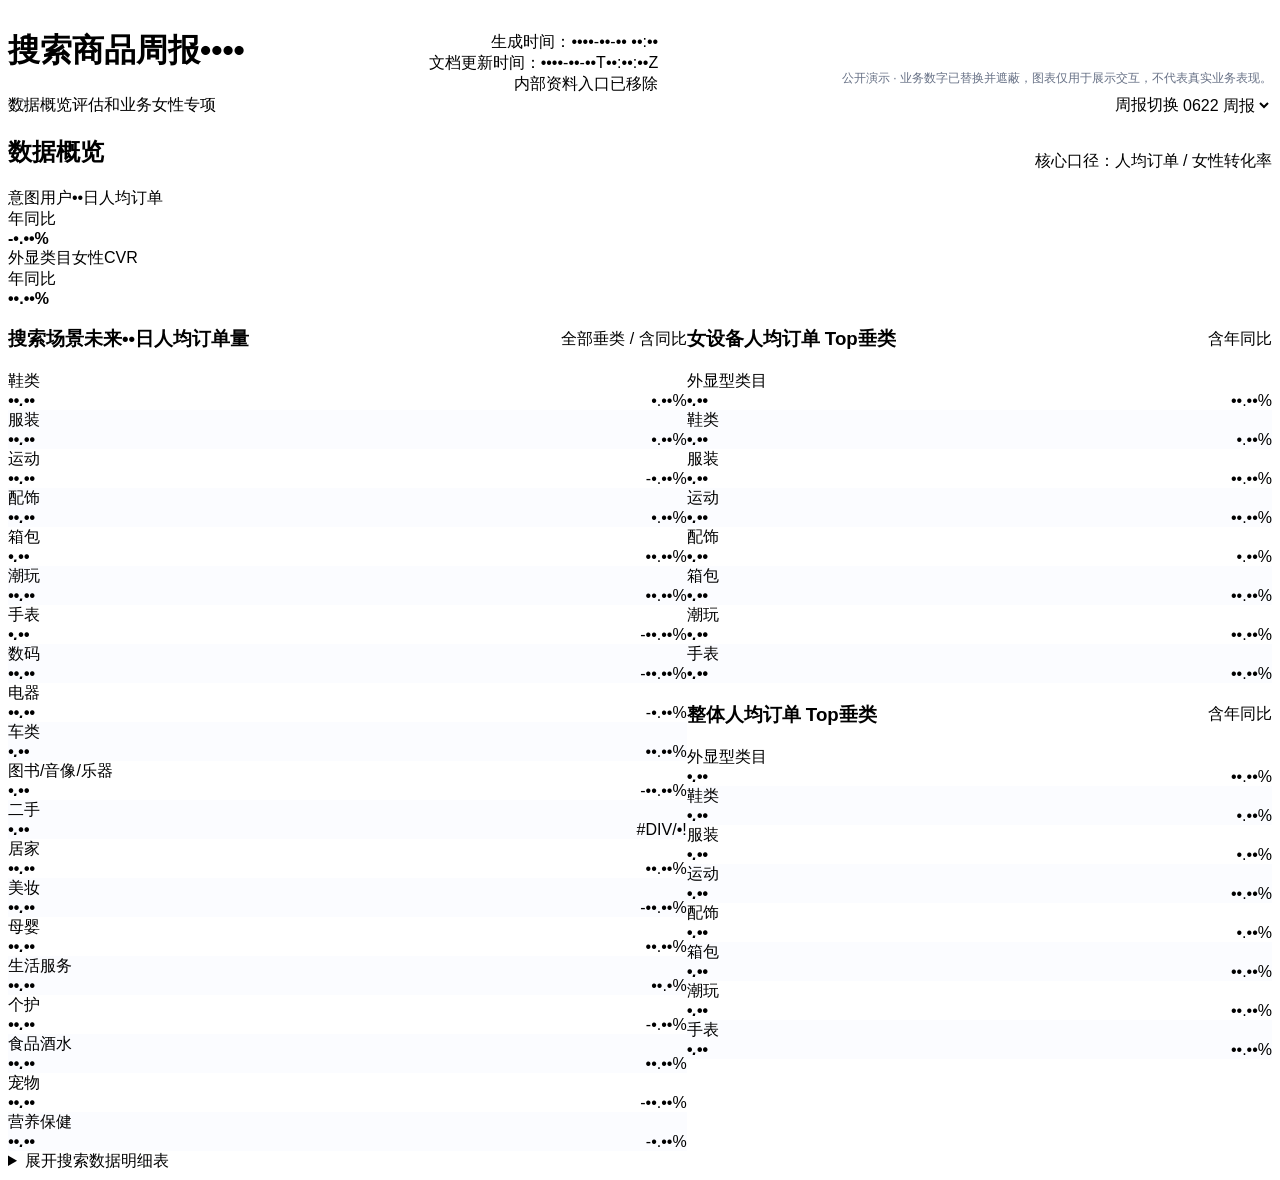
<file: search_weekly_dashboard_0622.html>
<!doctype html>
<html lang="zh-CN">
<head>
<script src="./number-blur.js"></script>
  <meta charset="utf-8">
  <meta name="viewport" content="width=device-width, initial-scale=1">
  <title>搜索商品周报0622 - 搜索看板</title>
  <style>
    :root {
      color-scheme: light;
      --bg: #f•f•fb;
      --panel: #ffffff;
      --ink: #•f••••;
      --muted: #••••••;
      --line: #d•e•ea;
      --blue: #•c•cba;
      --blue-soft: #e•efff;
      --pink: #cf•b•f;
      --pink-soft: #fde•f•;
      --green: #•f•••e;
      --green-soft: #dff•ef;
      --amber: #b••••f;
      --amber-soft: #fff•cf;
      --red: #c•••••;
      --red-soft: #fde•e•;
      --shadow: • ••px ••px rgba(••, ••, ••, .••);
    }
    * { box-sizing: border-box; }
    body {
      margin: •;
      font-family: -apple-system, BlinkMacSystemFont, "Segoe UI", "Microsoft YaHei", sans-serif;
      color: var(--ink);
      background: var(--bg);
    }
    .page {
      max-width: ••••px;
      margin: • auto;
      padding: ••px;
    }
    header {
      display: flex;
      justify-content: space-between;
      gap: ••px;
      align-items: flex-end;
      padding: ••px • ••px;
    }
    h•, h•, h•, p { margin: •; }
    h• { font-size: ••px; line-height: •.••; letter-spacing: •; }
    h• { font-size: ••px; letter-spacing: •; }
    h• { font-size: ••px; letter-spacing: •; }
    .eyebrow {
      color: var(--blue);
      font-weight: •••;
      margin-bottom: •px;
    }
    .source {
      text-align: right;
      color: var(--muted);
      font-size: ••px;
      line-height: •.•;
    }
    .source a { color: var(--blue); text-decoration: none; }
    .header-title {
      display: grid;
      min-width: •;
    }
    .report-history {
      display: inline-flex;
      align-items: center;
      gap: •px;
      padding: •px ••px;
      border: •px solid rgba(•••, •••, •••, .••);
      border-radius: •px;
      background: rgba(•••, •••, •••, .••);
      color: var(--muted);
      font-size: ••px;
      font-weight: •••;
      justify-self: end;
    }
    .report-history span {
      white-space: nowrap;
    }
    .report-history select {
      min-width: •••px;
      height: ••px;
      padding: • ••px • ••px;
      border: •px solid var(--line);
      border-radius: •px;
      color: #••••••;
      background: #fff;
      font: inherit;
      cursor: pointer;
    }
    .section {
      margin-top: ••px;
    }
    .tab-shell > input {
      position: absolute;
      opacity: •;
      pointer-events: none;
    }
    .dashboard-tab-sticky {
      position: sticky;
      top: •;
      z-index: ••;
      display: grid;
      gap: ••px;
      padding-top: •px;
      margin-bottom: ••px;
      background: linear-gradient(•••deg, rgba(•••, •••, •••, .••) •%, rgba(•••, •••, •••, .•) ••%, rgba(•••, •••, •••, •) •••%);
      backdrop-filter: blur(••px);
    }
    .dashboard-tab-row {
      display: flex;
      align-items: center;
      justify-content: space-between;
      gap: ••px;
      min-width: •;
    }
    .tabs {
      display: inline-flex;
      width: fit-content;
      max-width: •••%;
      gap: •px;
      padding: •px;
      margin: •;
      border: •px solid var(--line);
      border-radius: •px;
      background: rgba(•••, •••, •••, .••);
      box-shadow: • ••px ••px rgba(••, ••, ••, .••);
    }
    .tabs label {
      position: relative;
      display: inline-flex;
      align-items: center;
      justify-content: center;
      min-width: •••px;
      min-height: ••px;
      padding: •px ••px ••px;
      border-radius: •px;
      color: var(--muted);
      font-size: ••px;
      font-weight: •••;
      text-decoration: none;
      cursor: pointer;
      transition: color .••s ease, background .••s ease;
    }
    .tabs label::after {
      content: "";
      position: absolute;
      left: ••px;
      right: ••px;
      bottom: •px;
      height: •px;
      border-radius: •••px;
      background: transparent;
      transition: background .••s ease, transform .••s ease;
      transform: scaleX(.••);
    }
    .tabs label:hover {
      color: var(--blue);
      background: #f•f•ff;
    }
    #tab-overview:checked ~ .dashboard-tab-sticky .tabs label[for="tab-overview"],
    #tab-evaluation:checked ~ .dashboard-tab-sticky .tabs label[for="tab-evaluation"],
    #tab-female-special:checked ~ .dashboard-tab-sticky .tabs label[for="tab-female-special"] {
      color: var(--blue);
      background: var(--blue-soft);
    }
    #tab-overview:checked ~ .dashboard-tab-sticky .tabs label[for="tab-overview"]::after,
    #tab-evaluation:checked ~ .dashboard-tab-sticky .tabs label[for="tab-evaluation"]::after,
    #tab-female-special:checked ~ .dashboard-tab-sticky .tabs label[for="tab-female-special"]::after {
      background: var(--blue);
      transform: scaleX(•);
    }
    .tab-panel {
      display: none;
    }
    #tab-overview:checked ~ .tab-content .overview-panel,
    #tab-evaluation:checked ~ .tab-content .evaluation-panel,
    #tab-female-special:checked ~ .tab-content .female-special-panel {
      display: block;
    }
    .tab-panel {
      scroll-margin-top: ••px;
    }
    .evaluation-subtabs {
      display: grid;
      gap: ••px;
    }
    .eval-tab-nav {
      display: none;
      flex-wrap: nowrap;
      align-items: center;
      gap: •px;
      max-width: •••%;
      overflow-x: auto;
      overflow-y: hidden;
      padding: •px;
      border: •px solid var(--line);
      border-radius: •px;
      background: rgba(•••, •••, •••, .••);
      box-shadow: • ••px ••px rgba(••, ••, ••, .••);
      backdrop-filter: blur(••px);
      scrollbar-width: thin;
      scrollbar-color: #c•d•ee transparent;
    }
    #tab-evaluation:checked ~ .dashboard-tab-sticky .eval-tab-nav {
      display: flex;
    }
    .eval-tab-nav::-webkit-scrollbar {
      height: •px;
    }
    .eval-tab-nav::-webkit-scrollbar-thumb {
      background: #c•d•ee;
      border-radius: •••px;
    }
    .eval-tab {
      flex: • • auto;
      min-height: ••px;
      padding: ••px ••px;
      border: •px solid transparent;
      border-radius: •px;
      color: var(--muted);
      background: transparent;
      font-size: ••px;
      font-weight: •••;
      cursor: pointer;
      transition: background .••s ease, color .••s ease, border-color .••s ease, box-shadow .••s ease;
    }
    .eval-tab:hover {
      color: var(--blue);
      background: #f•f•ff;
    }
    #eval-tab-quality:checked ~ .dashboard-tab-sticky .eval-tab-nav .eval-tab-quality,
    #eval-tab-low:checked ~ .dashboard-tab-sticky .eval-tab-nav .eval-tab-low,
    #eval-tab-public:checked ~ .dashboard-tab-sticky .eval-tab-nav .eval-tab-public,
    #eval-tab-registration:checked ~ .dashboard-tab-sticky .eval-tab-nav .eval-tab-registration,
    #eval-tab-demand:checked ~ .dashboard-tab-sticky .eval-tab-nav .eval-tab-demand {
      color: var(--blue);
      border-color: #c•d•ff;
      background: #edf•ff;
      box-shadow: inset • -•px • var(--blue);
    }
    .eval-tab-panel {
      display: none;
    }
    #eval-tab-quality:checked ~ .tab-content .eval-tab-panels .eval-panel-quality,
    #eval-tab-low:checked ~ .tab-content .eval-tab-panels .eval-panel-low,
    #eval-tab-public:checked ~ .tab-content .eval-tab-panels .eval-panel-public,
    #eval-tab-registration:checked ~ .tab-content .eval-tab-panels .eval-panel-registration,
    #eval-tab-demand:checked ~ .tab-content .eval-tab-panels .eval-panel-demand {
      display: block;
    }
    .summary-card-grid.compact-grid {
      max-width: none;
      grid-template-columns: repeat(•, minmax(•, •fr));
      margin: • • ••px;
    }
    .compact-grid .metric-card {
      min-height: •••px;
    }
    .low-reference-frame-shell {
      width: •••%;
      min-height: •••px;
      overflow: hidden;
      border: •px solid var(--line);
      border-radius: •px;
      background: var(--bg);
      box-shadow: var(--shadow);
    }
    .low-reference-frame {
      display: block;
      width: •••%;
      height: ••••px;
      border: •;
      background: var(--bg);
    }
    .low-workbench-head {
      display: flex;
      justify-content: space-between;
      align-items: flex-start;
      gap: ••px;
      margin-bottom: ••px;
    }
    .low-workbench-head h• {
      font-size: ••px;
      line-height: •.••;
    }
    .low-workbench-head p {
      margin-top: •px;
      color: var(--muted);
      font-size: ••px;
      font-weight: •••;
      line-height: •.•;
    }
    .low-period-tabs {
      display: inline-flex;
      gap: •px;
      padding: •px;
      border: •px solid var(--line);
      border-radius: •••px;
      background: rgba(•••, •••, •••, .••);
      white-space: nowrap;
    }
    .low-period-tabs span {
      padding: •px ••px;
      border-radius: •••px;
      color: var(--muted);
      font-size: ••px;
      font-weight: •••;
    }
    .low-period-tabs .active {
      background: #•f••••;
      color: #ffffff;
      box-shadow: • •px ••px rgba(••, ••, ••, .••);
    }
    .low-workbench-grid {
      display: grid;
      grid-template-columns: minmax(•, •.•fr) minmax(•••px, .•fr);
      gap: ••px;
    }
    .low-workbench-main,
    .low-side-card {
      border: •px solid var(--line);
      border-radius: •px;
      background: rgba(•••, •••, •••, .••);
      box-shadow: • ••px ••px rgba(••, ••, ••, .••);
    }
    .low-workbench-main {
      padding: ••px;
    }
    .low-table-head {
      display: flex;
      justify-content: space-between;
      gap: ••px;
      align-items: flex-start;
      margin-bottom: ••px;
    }
    .low-table-head h• {
      font-size: ••px;
    }
    .low-table-head p {
      margin-top: •px;
      color: var(--muted);
      font-size: ••px;
      font-weight: •••;
      line-height: •.•;
    }
    .low-table-head > span {
      padding: •px ••px;
      border-radius: •••px;
      background: var(--amber-soft);
      color: var(--amber);
      font-size: ••px;
      font-weight: •••;
      white-space: nowrap;
    }
    .low-workbench-table {
      border-radius: •px;
      border: •px solid rgba(•••, •••, •••, .••);
      background: rgba(•••, •••, •••, .••);
    }
    .low-workbench-table table {
      min-width: •••px;
    }
    .low-workbench-table th {
      background: rgba(•••, •••, ••, .••);
      color: #••••••;
    }
    .low-workbench-table tbody tr:hover td {
      background: rgba(•••, •••, ••, .••);
    }
    .low-detail {
      margin-top: ••px;
      border: •px dashed #cbd•e•;
      border-radius: •px;
      background: #fbfcff;
    }
    .low-detail summary {
      padding: ••px ••px;
      color: #••••••;
      cursor: pointer;
      font-size: ••px;
      font-weight: •••;
    }
    .low-detail .table-scroll {
      border-width: •px • •;
      border-radius: • • •px •px;
    }
    .business-review-table table {
      min-width: •••px;
      table-layout: fixed;
    }
    .business-review-table th:nth-child(•),
    .business-review-table td:nth-child(•) { width: •••px; }
    .business-review-table th:nth-child(•),
    .business-review-table td:nth-child(•),
    .business-review-table th:nth-child(•),
    .business-review-table td:nth-child(•) { width: •••px; text-align: center; }
    .business-review-table th:nth-child(•),
    .business-review-table td:nth-child(•) { width: •••px; }
    .business-review-table th:nth-child(•),
    .business-review-table td:nth-child(•),
    .business-review-table th:nth-child(•),
    .business-review-table td:nth-child(•) { width: •••px; }
    .business-review-table th:nth-child(•),
    .business-review-table td:nth-child(•) { width: •••px; }
    .business-review-table td {
      white-space: normal;
      line-height: •.••;
    }
    .business-review-table .issue-cell span {
      display: inline-flex;
      max-width: •••%;
      padding: •px •px;
      border-radius: •••px;
      background: #fff•ed;
      color: #•a••••;
      font-size: ••px;
      font-weight: •••;
      line-height: •.••;
      white-space: normal;
    }
    .business-review-table .status-cell span {
      display: inline-flex;
      justify-content: center;
      min-width: ••px;
      padding: •px •px;
      border-radius: •••px;
      font-size: ••px;
      font-weight: •••;
    }
    .business-review-table .status-yes span {
      background: var(--green-soft);
      color: var(--green);
    }
    .business-review-table .status-no span {
      background: var(--red-soft);
      color: var(--red);
    }
    .business-review-table .long-cell {
      color: #••••••;
      white-space: normal;
    }
    .low-side-panel {
      display: grid;
      gap: ••px;
      align-content: start;
    }
    .low-side-card {
      padding: ••px;
    }
    .low-side-card > span {
      display: block;
      color: var(--muted);
      font-size: ••px;
      font-weight: •••;
      margin-bottom: •px;
    }
    .low-side-card > strong {
      display: block;
      color: var(--ink);
      font-size: ••px;
      line-height: •.•;
      font-weight: •••;
      font-variant-numeric: tabular-nums;
    }
    .low-side-card > p {
      margin-top: •px;
      color: var(--muted);
      font-size: ••px;
      line-height: •.•;
    }
    .low-stat-grid {
      display: grid;
      grid-template-columns: repeat(•, minmax(•, •fr));
      gap: •px;
      margin-top: ••px;
    }
    .low-stat-grid div {
      min-height: ••px;
      padding: ••px;
      border: •px solid #edf•f•;
      border-radius: •px;
      background: #f•fafc;
    }
    .low-stat-grid b {
      display: block;
      color: var(--ink);
      font-size: ••px;
      line-height: •.•;
      font-weight: •••;
      font-variant-numeric: tabular-nums;
    }
    .low-stat-grid em {
      display: block;
      margin-top: •px;
      color: var(--muted);
      font-size: ••px;
      font-style: normal;
      line-height: •.•;
    }
    .low-bar-list {
      display: grid;
      gap: ••px;
      margin-top: ••px;
    }
    .low-bar-row {
      display: grid;
      grid-template-columns: minmax(••px, •fr) minmax(•••px, •.•fr) ••px;
      gap: ••px;
      align-items: center;
      font-size: ••px;
    }
    .low-bar-row span {
      overflow: hidden;
      color: #••••••;
      font-weight: •••;
      text-overflow: ellipsis;
      white-space: nowrap;
    }
    .low-bar-row div {
      height: •px;
      overflow: hidden;
      border-radius: •••px;
      background: rgba(•••, •••, •••, .••);
    }
    .low-bar-row i {
      display: block;
      height: •••%;
      border-radius: inherit;
      background: linear-gradient(••deg, #••••••, #d•••••);
    }
    .low-bar-row b {
      color: var(--muted);
      font-size: ••px;
      font-weight: •••;
      text-align: right;
      font-variant-numeric: tabular-nums;
    }
    .module-placeholder {
      display: grid;
      align-content: center;
      min-height: •••px;
      padding: ••px;
      border: •px dashed #b•c•d•;
      border-radius: •px;
      background: #f•fbff;
      color: var(--muted);
    }
    .module-placeholder b {
      color: var(--ink);
      font-size: ••px;
      margin-bottom: •px;
    }
    .module-placeholder p {
      line-height: •.•;
    }
    .module-placeholder.tall {
      min-height: •••px;
    }
    .guide-quality-block {
      display: grid;
      gap: ••px;
    }
    .quality-guide-panel {
      background:
        linear-gradient(•••deg, #ffffff •%, #fbfdff •••%);
    }
    .quality-guide-panel > .panel-head {
      align-items: center;
      padding-bottom: ••px;
      margin-bottom: ••px;
      border-bottom: •px solid #e•eef•;
    }
    .quality-guide-panel > .panel-head h• {
      font-size: ••px;
    }
    .guide-quality-split {
      display: grid;
      grid-template-columns: minmax(•, •.••fr) minmax(•••px, .••fr);
      gap: ••px;
      align-items: start;
    }
    .guide-quality-column {
      min-width: •;
      border: •px solid #e•edf•;
      border-radius: •px;
      background: #ffffff;
      box-shadow: • •px ••px rgba(••, ••, ••, .•••);
      overflow: hidden;
    }
    .guide-quality-column > .guide-quality-hero,
    .guide-quality-column > .guide-quality-accuracy-grid,
    .guide-quality-column > .guide-problem-panel {
      margin: ••px;
    }
    .guide-quality-column .quality-monitor-block-head {
      background: linear-gradient(•••deg, #fbfdff •%, #f•faff •••%);
    }
    .guide-quality-problem-column .quality-monitor-block-head {
      background: linear-gradient(•••deg, #fffafb •%, #fbfdff •••%);
    }
    .guide-quality-accuracy-grid {
      display: grid;
      grid-template-columns: repeat(•, minmax(•, •fr));
      gap: ••px;
    }
    .guide-problem-panel {
      min-height: •••px;
      display: grid;
      align-content: start;
    }
    .guide-quality-hero {
      display: grid;
      grid-template-columns: minmax(•••px, .••fr) minmax(•, •.••fr);
      gap: ••px;
      align-items: stretch;
      padding: ••px;
      border: •px solid #e•edf•;
      border-radius: •px;
      background: linear-gradient(•••deg, #ffffff •%, #f•fbff ••%, #f•faf• •••%);
      box-shadow: inset •px • • rgba(••, ••, •••, .••);
    }
    .guide-quality-hero > div:first-child {
      display: grid;
      align-content: center;
      min-height: •••px;
      padding-left: •px;
    }
    .guide-quality-hero span,
    .guide-tier-card span,
    .guide-problem-row span,
    .guide-industry-row span {
      color: var(--muted);
      font-size: ••px;
      font-weight: •••;
    }
    .guide-quality-hero strong {
      display: block;
      margin: •px • •px;
      color: var(--blue);
      font-size: ••px;
      font-weight: •••;
      line-height: •;
      font-variant-numeric: tabular-nums;
    }
    .guide-quality-hero p {
      color: var(--green);
      font-size: ••px;
      font-weight: •••;
    }
    .guide-m•-hero p {
      color: #••••••;
      line-height: •.••;
    }
    .guide-kpi-grid {
      display: grid;
      grid-template-columns: repeat(•, minmax(•, •fr));
      gap: ••px;
    }
    .guide-kpi-grid div {
      min-height: ••px;
      padding: ••px;
      border: •px solid rgba(•••, •••, •••, .••);
      border-radius: •px;
      background: rgba(•••, •••, •••, .•);
      box-shadow: • •px ••px rgba(••, ••, ••, .••);
    }
    .guide-kpi-grid b {
      display: block;
      margin-bottom: •px;
      color: var(--ink);
      font-size: ••px;
      font-weight: •••;
      line-height: •.•;
      font-variant-numeric: tabular-nums;
    }
    .guide-kpi-grid span {
      line-height: •.••;
    }
    .guide-quality-grid {
      display: grid;
      grid-template-columns: repeat(•, minmax(•, •fr));
      gap: ••px;
    }
    .guide-panel {
      padding: ••px;
      border: •px solid #e•eef•;
      border-radius: •px;
      background: #ffffff;
      box-shadow: • •px ••px rgba(••, ••, ••, .••);
    }
    .guide-panel.wide {
      grid-column: • / -•;
    }
    .guide-panel .panel-head {
      margin-bottom: ••px;
    }
    .guide-tier-grid,
    .guide-problem-list,
    .guide-industry-list {
      display: grid;
      gap: •px;
    }
    .guide-tier-card {
      min-height: ••px;
      padding: ••px;
      border: •px solid #edf•f•;
      border-radius: •px;
      background: #fbfdff;
    }
    .guide-tier-card > div {
      display: flex;
      justify-content: space-between;
      gap: •px;
      align-items: baseline;
    }
    .guide-tier-card b {
      color: var(--blue);
      font-size: ••px;
      font-variant-numeric: tabular-nums;
    }
    .guide-tier-card p {
      margin-top: •px;
      color: var(--muted);
      font-size: ••px;
      line-height: •.••;
    }
    .guide-progress,
    .guide-problem-row div,
    .guide-industry-track {
      height: •px;
      overflow: hidden;
      border-radius: •••px;
      background: #edf•f•;
      box-shadow: inset • •px •px rgba(••, ••, ••, .••);
    }
    .guide-progress {
      margin-top: •px;
    }
    .guide-progress i,
    .guide-problem-row i,
    .guide-industry-track i {
      display: block;
      height: •••%;
      border-radius: inherit;
    }
    .guide-progress i {
      background: linear-gradient(••deg, var(--blue), #••b•b•);
    }
    .guide-problem-row {
      display: grid;
      grid-template-columns: minmax(•••px, •.••fr) minmax(••px, •.••fr) ••px;
      gap: ••px;
      align-items: center;
      min-height: ••px;
      padding: •px •;
      border-bottom: •px solid #edf•f•;
    }
    .guide-problem-row:last-child {
      border-bottom: •;
    }
    .guide-problem-row span,
    .guide-industry-row span {
      overflow: hidden;
      text-overflow: ellipsis;
      white-space: nowrap;
    }
    .guide-problem-row span {
      color: #••••••;
      font-weight: •••;
    }
    .guide-problem-row i {
      background: linear-gradient(••deg, #•b•cf•, #ec••••, #f••e•b);
      box-shadow: • •px ••px rgba(•••, ••, •••, .••);
    }
    .guide-problem-row b,
    .guide-industry-row b,
    .guide-industry-row em {
      color: var(--ink);
      font-size: ••px;
      font-weight: •••;
      text-align: right;
      font-style: normal;
      font-variant-numeric: tabular-nums;
      white-space: nowrap;
    }
    .guide-problem-row b {
      color: #•f••••;
      letter-spacing: •;
    }
    .guide-industry-row {
      display: grid;
      grid-template-columns: minmax(••px, .•fr) minmax(••px, •fr) minmax(••px, auto) minmax(••px, auto);
      gap: •px;
      align-items: center;
      min-height: ••px;
    }
    .guide-industry-track i {
      background: linear-gradient(••deg, #•c•cba, #•dd•bf);
    }
    .guide-industry-row em {
      color: var(--green);
    }
    .guide-m•-summary-panel {
      margin: ••px;
    }
    .guide-m•-insight-panel {
      margin: • ••px ••px;
    }
    .guide-m•-insight-grid {
      display: grid;
      grid-template-columns: repeat(•, minmax(•, •fr));
      gap: ••px;
    }
    .guide-m•-overview-card p,
    .guide-m•-insight-card p {
      min-height: ••px;
    }
    .guide-m•-issue-list {
      display: grid;
      gap: •px;
    }
    .guide-m•-issue-row {
      grid-template-columns: minmax(•••px, •.••fr) minmax(••px, •.••fr) •••px;
    }
    .guide-quality-detail {
      margin-top: •;
      box-shadow: none;
    }
    .guide-quality-detail summary {
      padding: ••px ••px;
      font-size: ••px;
    }
    .guide-quality-detail .module-tabs,
    .guide-quality-detail .module-tab-panels,
    .guide-quality-detail .module-tab-panel {
      min-width: •;
      max-width: •••%;
    }
    .guide-quality-detail .module-tab-nav {
      overflow-x: auto;
    }
    .guide-quality-table table {
      min-width: •••px;
      width: max-content;
      table-layout: auto;
    }
    .guide-quality-table th,
    .guide-quality-table td {
      white-space: nowrap;
    }
    .guide-m•-table th,
    .guide-m•-table td {
      white-space: normal;
      overflow-wrap: anywhere;
    }
    .guide-m•-table th:nth-child(•),
    .guide-m•-table td:nth-child(•) {
      min-width: •••px;
    }
    .guide-m•-raw-table table {
      min-width: •••px;
    }
    .guide-source-tabs {
      display: inline-flex;
      max-width: •••%;
      gap: •px;
      padding: •px;
      border: •px solid #dbe•f•;
      border-radius: •px;
      background: #f•faff;
      box-shadow: inset • •px • rgba(•••, •••, •••, .••);
    }
    .guide-source-tabs span {
      display: inline-flex;
      align-items: center;
      min-height: ••px;
      padding: •px ••px;
      border-radius: •px;
      color: var(--muted);
      font-size: ••px;
      font-weight: •••;
      line-height: •.•;
      white-space: nowrap;
    }
    .guide-source-tabs .active {
      background: #ffffff;
      color: var(--blue);
      box-shadow: • •px ••px rgba(••, ••, •••, .••);
    }
    .guide-source-tabs .disabled {
      color: #••a•b•;
      background: transparent;
    }
    .product-demand-panel {
      background: linear-gradient(•••deg, #ffffff •%, #fbfdff •••%);
    }
    .product-demand-raw-detail .details-grid {
      gap: ••px;
    }
    .product-demand-raw-detail .table-scroll {
      max-height: min(•••px, ••vh);
      overflow: auto;
      overscroll-behavior: contain;
    }
    .product-demand-raw-detail table thead th {
      position: sticky;
      top: •;
      z-index: •;
      background: #eef•fb;
      box-shadow: inset • -•px • #dbe•f•;
    }
    .demand-kpi-grid {
      display: grid;
      grid-template-columns: repeat(•, minmax(•, •fr));
      gap: ••px;
      margin-bottom: ••px;
    }
    .demand-visual-grid {
      display: grid;
      grid-template-columns: minmax(•, •.••fr) minmax(•••px, .••fr);
      gap: ••px;
      margin-bottom: ••px;
    }
    .demand-visual-card,
    .demand-week-panel {
      padding: ••px;
      border: •px solid #e•edf•;
      border-radius: •px;
      background: #ffffff;
      box-shadow: • •px ••px rgba(••, ••, ••, .•••);
    }
    .demand-visual-card .panel-head,
    .demand-week-panel .panel-head {
      margin-bottom: ••px;
    }
    .demand-type-list {
      display: grid;
      gap: ••px;
    }
    .demand-type-row {
      display: grid;
      grid-template-columns: ••px minmax(•••px, •fr) ••px ••px;
      gap: ••px;
      align-items: center;
      min-height: ••px;
      padding: •px •;
      border-bottom: •px solid #edf•f•;
    }
    .demand-type-row:last-child {
      border-bottom: •;
    }
    .demand-type-row span,
    .demand-week-row span {
      color: #••••••;
      font-size: ••px;
      font-weight: •••;
    }
    .demand-type-track {
      height: ••px;
      overflow: hidden;
      border-radius: •••px;
      background: #edf•f•;
      box-shadow: inset • •px •px rgba(••, ••, ••, .••);
    }
    .demand-type-track i {
      display: block;
      height: •••%;
      border-radius: inherit;
      background: linear-gradient(••deg, #•c•cba, #•dd•bf);
      box-shadow: • •px ••px rgba(••, ••, •••, .••);
    }
    .demand-type-row b,
    .demand-type-row em {
      color: var(--ink);
      font-size: ••px;
      font-style: normal;
      font-weight: •••;
      text-align: right;
      font-variant-numeric: tabular-nums;
      white-space: nowrap;
    }
    .demand-type-row em {
      color: var(--muted);
    }
    .demand-status-stack {
      display: flex;
      height: ••px;
      overflow: hidden;
      border-radius: •••px;
      background: #edf•f•;
      box-shadow: inset • •px •px rgba(••, ••, ••, .••);
    }
    .demand-status-seg {
      display: block;
      min-width: •px;
    }
    .demand-status-seg.seg-• { background: linear-gradient(••deg, #•c•cba, #•b••f•); }
    .demand-status-seg.seg-• { background: linear-gradient(••deg, #•f•••e, #•dd•bf); }
    .demand-status-seg.seg-• { background: linear-gradient(••deg, #b••••f, #f••e•b); }
    .demand-status-seg.seg-• { background: linear-gradient(••deg, #cf•b•f, #ec••••); }
    .demand-status-grid {
      display: grid;
      grid-template-columns: repeat(•, minmax(•, •fr));
      gap: ••px;
      margin-top: ••px;
    }
    .demand-status-chip {
      min-height: ••px;
      padding: ••px ••px;
      border: •px solid #edf•f•;
      border-radius: •px;
      background: #fbfcff;
    }
    .demand-status-chip span,
    .demand-week-kpi span {
      display: block;
      color: var(--muted);
      font-size: ••px;
      font-weight: •••;
    }
    .demand-status-chip b,
    .demand-week-kpi b {
      display: block;
      margin: •px • •px;
      color: var(--ink);
      font-size: ••px;
      font-weight: •••;
      line-height: •.•;
      font-variant-numeric: tabular-nums;
    }
    .demand-status-chip em {
      color: var(--muted);
      font-size: ••px;
      font-style: normal;
      font-weight: •••;
    }
    .demand-week-kpi-grid {
      display: grid;
      grid-template-columns: repeat(•, minmax(•, •fr));
      gap: ••px;
      margin-bottom: ••px;
    }
    .demand-week-kpi {
      min-height: ••px;
      padding: ••px ••px;
      border: •px solid #edf•f•;
      border-radius: •px;
      background: #fbfcff;
    }
    .demand-week-kpi b {
      color: var(--blue);
      font-size: ••px;
    }
    .demand-week-type-list {
      display: grid;
      gap: •px;
    }
    .demand-week-row {
      display: grid;
      grid-template-columns: ••px •fr;
      gap: ••px;
      align-items: center;
      min-height: ••px;
      padding: •px ••px;
      border: •px solid #edf•f•;
      border-radius: •px;
      background: #ffffff;
    }
    .demand-week-row p {
      display: flex;
      flex-wrap: wrap;
      gap: •px;
    }
    .demand-week-row i {
      display: inline-flex;
      min-height: ••px;
      align-items: center;
      padding: •px •px;
      border-radius: •••px;
      background: #f•f•fc;
      color: #•••••a;
      font-size: ••px;
      font-style: normal;
      font-weight: •••;
      white-space: nowrap;
    }
    .always-open {
      padding: •;
    }
    .section-title {
      display: flex;
      align-items: end;
      justify-content: space-between;
      gap: ••px;
      margin: ••px • ••px;
    }
    .section-title p {
      color: var(--muted);
      font-size: ••px;
      font-weight: •••;
    }
    .subsection-title {
      display: flex;
      align-items: end;
      justify-content: space-between;
      gap: ••px;
      margin: • • ••px;
    }
    .subsection-title p {
      color: var(--muted);
      font-size: ••px;
      font-weight: •••;
    }
    .summary-card-grid {
      display: grid;
      grid-template-columns: repeat(•, minmax(•, •fr));
      gap: ••px;
      max-width: •••px;
      margin: • auto ••px;
    }
    .summary-card {
      min-height: •••px;
      padding: ••px;
      border: •px solid #d•e•f•;
      border-radius: •px;
      background:
        linear-gradient(•••deg, rgba(•••, •••, •••, .••), rgba(•••, •••, •••, .••)),
        radial-gradient(circle at •px •px, rgba(••, ••, •••, .••) •px, transparent •);
      background-size: auto, ••px ••px;
      box-shadow: • ••px ••px rgba(••, ••, •••, .••);
      text-align: center;
    }
    .summary-card > span {
      display: block;
      color: var(--ink);
      font-size: ••px;
      font-weight: •••;
      line-height: •.••;
    }
    .summary-card strong {
      display: block;
      margin: •px • ••px;
      font-size: ••px;
      line-height: •.•;
      font-variant-numeric: tabular-nums;
    }
    .summary-trends {
      display: grid;
      grid-template-columns: repeat(•, minmax(•, •fr));
      gap: •px;
      margin-top: ••px;
    }
    .summary-trends div {
      min-height: ••px;
      padding: •px;
      border: •px solid #e•edf•;
      border-radius: •px;
      background: #fff;
    }
    .summary-trends div:only-child {
      grid-column: • / -•;
    }
    .summary-trends em {
      display: block;
      color: var(--muted);
      font-size: ••px;
      font-style: normal;
      font-weight: •••;
    }
    .summary-trends b {
      display: block;
      margin-top: •px;
      font-size: ••px;
      font-variant-numeric: tabular-nums;
    }
    .summary-card p {
      margin-top: ••px;
      color: var(--muted);
      font-size: ••px;
    }
    .overview-kpi-grid {
      max-width: •••px;
      gap: ••px;
      margin-bottom: ••px;
    }
    .overview-kpi-grid .summary-card {
      position: relative;
      min-height: •••px;
      padding: ••px ••px ••px;
      overflow: hidden;
      border-color: #d•e•f•;
      background:
        linear-gradient(•••deg, rgba(•••, •••, •••, .••), rgba(•••, •••, •••, .••) ••%, rgba(•••, •••, •••, .••)),
        radial-gradient(circle at ••px ••px, rgba(••, ••, •••, .••) •.•px, transparent •);
      background-size: auto, ••px ••px;
      box-shadow: • ••px ••px rgba(••, ••, •••, .••), inset • •px • rgba(•••, •••, •••, .••);
      text-align: left;
    }
    .overview-kpi-grid .summary-card::before {
      content: "";
      position: absolute;
      left: •;
      top: ••px;
      bottom: ••px;
      width: •px;
      border-radius: • •••px •••px •;
      background: linear-gradient(•••deg, var(--blue), #••b•b•);
    }
    .overview-kpi-grid .summary-card::after {
      content: "";
      position: absolute;
      right: -••px;
      top: -••px;
      width: •••px;
      height: •••px;
      border-radius: ••%;
      background: rgba(•••, •••, •••, .••);
      border: •px solid rgba(•••, •••, •••, .•);
    }
    .overview-kpi-grid .summary-card > span {
      position: relative;
      z-index: •;
      color: #•d••••;
      font-size: ••px;
      font-weight: •••;
    }
    .overview-kpi-grid .summary-card strong {
      position: relative;
      z-index: •;
      margin: •px • •px;
      color: #•••••d;
      font-size: ••px;
      font-weight: •••;
    }
    .overview-kpi-grid .summary-trends {
      position: relative;
      z-index: •;
      gap: ••px;
      margin-top: ••px;
    }
    .overview-kpi-grid .summary-trends div {
      min-height: ••px;
      padding: •px ••px;
      border: •px solid rgba(•••, •••, •••, .•);
      background: rgba(•••, •••, •••, .••);
      box-shadow: inset • •px • rgba(•••, •••, •••, .•);
    }
    .overview-kpi-grid .summary-trends em {
      color: #•••••b;
      font-size: ••px;
      font-weight: •••;
    }
    .overview-kpi-grid .summary-trends b {
      color: #•f•••e;
      font-size: ••px;
      font-weight: •••;
    }
    .overview-kpi-grid .summary-trends b.positive {
      color: var(--green);
    }
    .overview-kpi-grid .summary-trends b.negative {
      color: var(--red);
    }
    .overview-kpi-grid .summary-trends b.neutral {
      color: var(--muted);
    }
    .overview-kpi-grid .summary-card-yoy-focus {
      justify-content: center;
      min-height: •••px;
    }
    .overview-kpi-grid .summary-yoy-focus {
      position: relative;
      z-index: •;
      display: grid;
      align-content: center;
      min-height: •••px;
      margin-top: ••px;
      padding: ••px ••px;
      border: •px solid rgba(•••, •••, •••, .•);
      border-radius: •px;
      background: rgba(•••, •••, •••, .••);
      box-shadow: inset • •px • rgba(•••, •••, •••, .•);
    }
    .overview-kpi-grid .summary-yoy-focus em {
      color: #•••••b;
      font-size: ••px;
      font-style: normal;
      font-weight: •••;
    }
    .overview-kpi-grid .summary-yoy-focus b {
      margin-top: •px;
      font-size: ••px;
      font-weight: •••;
      line-height: •;
      font-variant-numeric: tabular-nums;
    }
    .overview-kpi-grid .summary-yoy-focus b.positive {
      color: var(--green);
    }
    .overview-kpi-grid .summary-yoy-focus b.negative {
      color: var(--red);
    }
    .overview-kpi-grid .summary-yoy-focus b.neutral {
      color: var(--muted);
    }
    .overview-kpi-grid .summary-card p {
      position: relative;
      z-index: •;
      margin-top: ••px;
      color: #•••••b;
      font-weight: •••;
      text-align: center;
    }
    .hero-grid {
      display: grid;
      grid-template-columns: •.•fr .•fr;
      gap: ••px;
    }
    .metric-grid {
      display: grid;
      grid-template-columns: repeat(•, minmax(•, •fr));
      gap: ••px;
    }
    .metric-card, .panel {
      background: var(--panel);
      border: •px solid var(--line);
      border-radius: •px;
      box-shadow: var(--shadow);
    }
    .metric-card {
      min-height: •••px;
      padding: ••px;
      display: flex;
      flex-direction: column;
      justify-content: space-between;
    }
    .metric-card.blue { background: linear-gradient(•••deg, #fff, var(--blue-soft)); }
    .metric-card.pink { background: linear-gradient(•••deg, #fff, var(--pink-soft)); }
    .metric-card.green { background: linear-gradient(•••deg, #fff, var(--green-soft)); }
    .metric-card.amber { background: linear-gradient(•••deg, #fff, var(--amber-soft)); }
    .metric-label {
      color: var(--muted);
      font-size: ••px;
      font-weight: •••;
    }
    .metric-card strong {
      display: block;
      margin: •px • ••px;
      font-size: ••px;
      line-height: •.•;
      letter-spacing: •;
    }
    .metric-foot {
      display: flex;
      justify-content: space-between;
      gap: •px;
      align-items: center;
      color: var(--muted);
      font-size: ••px;
    }
    .change {
      display: inline-flex;
      align-items: center;
      min-height: ••px;
      padding: •px •px;
      border-radius: •••px;
      font-size: ••px;
      font-weight: •••;
      background: #eef•f•;
      color: var(--muted);
      white-space: nowrap;
    }
    .positive { color: var(--green); background: var(--green-soft); }
    .negative { color: var(--red); background: var(--red-soft); }
    .neutral { color: var(--muted); }
    .panel {
      padding: ••px;
      overflow: hidden;
    }
    .panel-head {
      display: flex;
      justify-content: space-between;
      align-items: center;
      gap: ••px;
      margin-bottom: ••px;
    }
    .panel-head span {
      color: var(--muted);
      font-size: ••px;
      font-weight: •••;
    }
    .compare-grid {
      display: grid;
      grid-template-columns: repeat(•, minmax(•, •fr));
      gap: ••px;
    }
    .compare-item {
      border: •px solid var(--line);
      border-radius: •px;
      padding: ••px;
      min-height: •••px;
      background: #fbfcff;
    }
    .compare-item b {
      display: block;
      margin: •px • •px;
      font-size: ••px;
      letter-spacing: •;
    }
    .compare-item span, .note {
      color: var(--muted);
      font-size: ••px;
      line-height: •.•;
    }
    .two-columns {
      display: grid;
      grid-template-columns: repeat(•, minmax(•, •fr));
      gap: ••px;
      margin-top: ••px;
    }
    .overview-rank-layout {
      align-items: start;
    }
    .overview-rank-stack {
      grid-column: •;
      display: grid;
      gap: ••px;
    }
    .bar-row {
      display: grid;
      grid-template-columns: ••px minmax(•••px, •fr) ••px ••px;
      gap: ••px;
      align-items: center;
      min-height: ••px;
      padding: •px •px;
      border-radius: •px;
      font-size: ••px;
      transition: background .••s ease, transform .••s ease;
    }
    .bar-row:nth-child(odd) { background: #fbfcff; }
    .bar-row:hover {
      background: #f•f•ff;
      transform: translateY(-•px);
    }
    .bar-row.compact { grid-template-columns: •••px minmax(•••px, •fr) ••px; }
    .rank-bar {
      grid-template-columns: ••px minmax(•••px, •fr) ••px;
    }
    .intent-rank-bar {
      grid-template-columns: •••px minmax(•••px, •fr) ••px;
      min-height: ••px;
      padding-block: •px;
    }
    .bar-name {
      overflow: hidden;
      text-overflow: ellipsis;
      white-space: nowrap;
      color: var(--ink);
      font-weight: •••;
    }
    .bar-track {
      position: relative;
      height: ••px;
      background: linear-gradient(•••deg, #eef•fa, #e•edf•);
      border-radius: •••px;
      overflow: hidden;
      box-shadow: inset • •px •px rgba(••, ••, ••, .••);
    }
    .bar-track i {
      display: block;
      height: •••%;
      min-width: •px;
      background: linear-gradient(••deg, #•c•cba •%, #•f••ed ••%, #••c•b• •••%);
      border-radius: inherit;
      box-shadow: • •px ••px rgba(••, ••, •••, .••);
      position: relative;
    }
    .bar-track i::after {
      content: "";
      position: absolute;
      inset: •px •px auto •px;
      height: •px;
      border-radius: inherit;
      background: rgba(•••, •••, •••, .••);
    }
    .rank-bar .bar-track {
      overflow: visible;
    }
    .rank-bar .bar-track i b {
      position: absolute;
      right: •;
      top: ••%;
      transform: translate(••%, -••%);
      z-index: •;
      min-width: ••px;
      padding: •px •px;
      border: •px solid #dfe•f•;
      border-radius: •••px;
      background: rgba(•••, •••, •••, .••);
      box-shadow: • •px ••px rgba(••, ••, ••, .••);
      color: var(--ink);
      font-size: ••px;
      font-weight: •••;
      line-height: •.•;
      text-align: center;
      font-variant-numeric: tabular-nums;
      white-space: nowrap;
    }
    .bar-value {
      text-align: right;
      font-variant-numeric: tabular-nums;
      color: var(--ink);
      font-weight: •••;
      white-space: nowrap;
    }
    .goal-bar .bar-value,
    .flow-bar .bar-value,
    .workload-bar .bar-value {
      justify-self: end;
      min-width: ••px;
      padding: •px •px;
      border-radius: •••px;
      background: #fff;
      border: •px solid #e•edf•;
      box-shadow: • •px ••px rgba(••, ••, ••, .••);
      text-align: center;
      font-size: ••px;
    }
    .rank-bar .change,
    .goal-bar .change {
      justify-self: end;
      min-width: ••px;
      justify-content: center;
      box-shadow: • •px ••px rgba(••, ••, ••, .••);
    }
    .workload-bar .bar-track i {
      background: linear-gradient(••deg, #•c•cba, #•dd•bf);
    }
    .flow-bar .bar-track i {
      background: linear-gradient(••deg, #•f•••e, #•dd•bf);
    }
    .goal-bar .bar-track i {
      background: linear-gradient(••deg, #b••••f, #f••e•b, #•dd•bf);
    }
    .business-kpi-grid {
      display: grid;
      grid-template-columns: repeat(•, minmax(•, •fr));
      gap: ••px;
      margin-bottom: ••px;
    }
    .registration-grid {
      display: grid;
      grid-template-columns: repeat(•, minmax(•, •fr));
      gap: ••px;
    }
    .registration-grid .wide { grid-column: • / -•; }
    .stacked-metrics, .impact-grid {
      display: grid;
      grid-template-columns: repeat(•, minmax(•, •fr));
      gap: ••px;
    }
    .impact-grid {
      grid-template-columns: repeat(•, minmax(•, •fr));
    }
    .impact-grid.small {
      grid-template-columns: repeat(•, minmax(•, •fr));
    }
    .target-card {
      min-height: •••px;
    }
    .target-progress {
      display: grid;
      grid-template-columns: •fr ••px;
      gap: ••px;
      align-items: center;
      margin-top: ••px;
      color: var(--muted);
      font-size: ••px;
      font-weight: •••;
    }
    .target-progress::before {
      content: "";
      grid-column: •;
      grid-row: •;
      height: ••px;
      border-radius: •••px;
      background: #edf•f•;
    }
    .target-progress i {
      grid-column: •;
      grid-row: •;
      height: ••px;
      border-radius: •••px;
      background: linear-gradient(••deg, var(--green), #•dd•bf);
      z-index: •;
    }
    .target-progress b {
      grid-column: •;
      grid-row: •;
      text-align: right;
    }
    .stat-list {
      display: grid;
      grid-template-columns: repeat(•, minmax(•, •fr));
      gap: ••px;
    }
    .stat-list div {
      min-height: ••px;
      padding: ••px;
      border: •px solid var(--line);
      border-radius: •px;
      background: #fbfcff;
    }
    .stat-list span,
    .value-card > span,
    .stat-pair span {
      display: block;
      color: var(--muted);
      font-size: ••px;
      font-weight: •••;
    }
    .stat-list b {
      display: block;
      margin: •px •;
      font-size: ••px;
      line-height: •.•;
      font-variant-numeric: tabular-nums;
    }
    .stat-list em {
      color: var(--muted);
      font-size: ••px;
      font-style: normal;
      line-height: •.•;
    }
    .stat-combo p {
      display: grid;
      grid-template-columns: repeat(•, minmax(•, •fr));
      gap: •px;
      margin-top: ••px;
    }
    .stat-combo i {
      padding: •px;
      border-radius: •px;
      background: #ffffff;
      color: var(--muted);
      font-size: ••px;
      font-style: normal;
      line-height: •.•;
    }
    .stat-combo strong {
      display: block;
      margin-top: •px;
      color: var(--ink);
      font-size: ••px;
      font-weight: •••;
      font-variant-numeric: tabular-nums;
    }
    .workload-bars {
      display: grid;
      gap: ••px;
      margin-bottom: ••px;
    }
    .workload-pie-wrap {
      display: grid;
      grid-template-columns: •••px •fr;
      gap: ••px;
      align-items: center;
      margin-bottom: ••px;
      min-height: •••px;
    }
    .workload-pie {
      position: relative;
      width: •••px;
      aspect-ratio: •;
      border-radius: ••%;
      box-shadow: inset • • • •px rgba(••, ••, ••, .••), • ••px ••px rgba(••, ••, ••, .••);
    }
    .workload-pie::after {
      content: "";
      position: absolute;
      inset: ••px;
      border-radius: ••%;
      background: var(--panel);
      box-shadow: inset • • • •px var(--line);
    }
    .workload-pie span {
      position: absolute;
      inset: •;
      z-index: •;
      display: grid;
      place-items: center;
      color: var(--ink);
      font-size: ••px;
      font-weight: •••;
      font-variant-numeric: tabular-nums;
    }
    .workload-legend {
      display: grid;
      gap: ••px;
    }
    .workload-legend div {
      display: grid;
      grid-template-columns: ••px •fr auto auto;
      gap: ••px;
      align-items: center;
      min-height: ••px;
      padding: ••px ••px;
      border: •px solid var(--line);
      border-radius: •px;
      background: #fbfcff;
    }
    .workload-legend span {
      font-weight: •••;
    }
    .workload-legend b {
      font-variant-numeric: tabular-nums;
    }
    .workload-legend em {
      min-width: ••px;
      padding: •px •px;
      border-radius: •••px;
      background: var(--blue-soft);
      color: var(--blue);
      font-size: ••px;
      font-style: normal;
      font-weight: •••;
      text-align: center;
    }
    .dot {
      width: ••px;
      height: ••px;
      border-radius: ••%;
    }
    .blue-dot { background: #•c•cba; }
    .teal-dot { background: #••b•b•; }
    .amber-dot { background: #f•b••b; }
    .value-grid {
      display: grid;
      grid-template-columns: repeat(•, minmax(•, •fr));
      gap: ••px;
    }
    .value-card {
      min-height: •••px;
      padding: ••px;
      border: •px solid var(--line);
      border-radius: •px;
      background: #fbfcff;
    }
    .value-card strong {
      display: block;
      margin-top: •px;
      font-size: ••px;
      line-height: •.•;
      font-variant-numeric: tabular-nums;
    }
    .value-card p {
      margin: •px • ••px;
      color: var(--muted);
      font-size: ••px;
      line-height: •.•;
    }
    .value-group-grid {
      display: grid;
      grid-template-columns: repeat(•, minmax(•, •fr));
      gap: ••px;
    }
    .value-group-card {
      min-height: •••px;
      padding: ••px;
      border: •px solid var(--line);
      border-radius: •px;
      background: #fbfcff;
    }
    .value-group-head {
      display: flex;
      justify-content: space-between;
      gap: ••px;
      align-items: flex-start;
      margin-bottom: ••px;
    }
    .value-group-head span {
      color: var(--ink);
      font-size: ••px;
      font-weight: •••;
    }
    .value-group-head b {
      color: var(--muted);
      font-size: ••px;
      font-weight: •••;
      text-align: right;
      line-height: •.•;
    }
    .value-kpi-pairs {
      display: grid;
      grid-template-columns: repeat(•, minmax(•, •fr));
      gap: ••px;
    }
    .value-kpi-pairs div {
      min-height: ••px;
      padding: ••px;
      border: •px solid #edf•f•;
      border-radius: •px;
      background: #ffffff;
    }
    .value-kpi-pairs span {
      display: block;
      color: var(--muted);
      font-size: ••px;
      font-weight: •••;
    }
    .value-kpi-pairs strong {
      display: block;
      margin: •px • •px;
      padding: •px •px;
      font-size: ••px;
      font-weight: •••;
      line-height: •.•;
      font-variant-numeric: tabular-nums;
      background: var(--green-soft);
    }
    .value-kpi-pairs em {
      color: var(--muted);
      font-size: ••px;
      font-style: normal;
      line-height: •.•;
    }
    .stat-pairs {
      display: grid;
      grid-template-columns: repeat(•, minmax(•, •fr));
      gap: •px;
    }
    .stat-pair {
      min-height: ••px;
      padding: •px;
      border-radius: •px;
      background: #fff;
      border: •px solid #edf•f•;
    }
    .stat-pair b {
      display: block;
      margin-top: •px;
      font-size: ••px;
      font-variant-numeric: tabular-nums;
    }
    .stat-pair em {
      display: block;
      margin-top: •px;
      color: var(--muted);
      font-size: ••px;
      font-style: normal;
      line-height: •.•;
    }
    .registration-progress {
      grid-template-columns: •••px minmax(•••px, •fr) ••px ••px;
    }
    .goal-list {
      gap: •px;
      padding: •px •;
    }
    .female-special-stack {
      display: grid;
      gap: ••px;
    }
    .split-panels.female-special-grid {
      grid-template-columns: •fr;
      align-items: start;
    }
    .female-metric-grid {
      max-width: none;
      margin: • • ••px;
    }
    .female-qc-module-list {
      display: grid;
      gap: ••px;
    }
    .female-product-progress-panel {
      margin-top: •;
    }
    .female-product-progress-panel .table-scroll {
      border-color: #dce•f•;
      box-shadow: • •px ••px rgba(••, ••, ••, .••);
    }
    .female-product-progress-panel table {
      min-width: ••••px;
      table-layout: fixed;
    }
    .female-product-progress-panel th {
      background: #f•f•ff;
      color: #•••••f;
    }
    .female-product-progress-panel td {
      white-space: normal;
      line-height: •.••;
      padding: ••px ••px;
    }
    .female-product-progress-panel th {
      padding: ••px ••px;
    }
    .female-product-progress-panel td:first-child {
      color: var(--blue);
      font-weight: •••;
      white-space: nowrap;
    }
    .female-product-progress-panel th:nth-child(•),
    .female-product-progress-panel td:nth-child(•) {
      width: ••px;
    }
    .female-product-progress-panel th:nth-child(•),
    .female-product-progress-panel td:nth-child(•) {
      width: •••px;
    }
    .female-product-progress-panel th:nth-child(•),
    .female-product-progress-panel td:nth-child(•) {
      width: ••%;
    }
    .female-product-progress-panel th:nth-child(•),
    .female-product-progress-panel td:nth-child(•) {
      width: ••%;
    }
    .female-product-progress-panel th:nth-child(•),
    .female-product-progress-panel td:nth-child(•),
    .female-product-progress-panel th:nth-child(•),
    .female-product-progress-panel td:nth-child(•) {
      width: •••px;
    }
    .female-product-progress-panel td:nth-child(•) {
      color: var(--ink);
      font-weight: •••;
    }
    .female-product-progress-panel td:nth-child(•) {
      color: #•••••a;
    }
    .female-product-link-cell {
      vertical-align: top;
    }
    .female-product-link-list {
      display: grid;
      gap: •px;
    }
    .female-product-link-list a {
      display: inline-flex;
      align-items: center;
      width: fit-content;
      max-width: •••%;
      padding: •px •px;
      border: •px solid rgba(••, ••, •••, .••);
      border-radius: •px;
      background: #f•f•ff;
      color: var(--blue);
      font-size: ••px;
      font-weight: •••;
      line-height: •.••;
      text-decoration: none;
      overflow-wrap: anywhere;
    }
    .female-product-link-list a:hover {
      background: #eaf•ff;
      border-color: rgba(••, ••, •••, .••);
    }
    .female-qc-module {
      padding: ••px;
      border: •px solid #dbe•f•;
      border-radius: •px;
      background: #fbfdff;
      box-shadow: inset •px • • rgba(••, ••, •••, .••), • •px ••px rgba(••, ••, ••, .••);
    }
    .female-qc-module.color-inspect {
      background: linear-gradient(•••deg, #fffafb •%, #fbfdff •••%);
      box-shadow: inset •px • • rgba(•••, ••, •••, .••), • •px ••px rgba(••, ••, ••, .••);
    }
    .female-qc-module-head {
      display: flex;
      justify-content: space-between;
      gap: ••px;
      align-items: flex-start;
      margin-bottom: ••px;
      padding-bottom: ••px;
      border-bottom: •px solid #e•eef•;
    }
    .female-qc-module-head span {
      display: inline-flex;
      min-height: ••px;
      align-items: center;
      padding: •px •px;
      border-radius: •••px;
      background: var(--blue-soft);
      color: var(--blue);
      font-size: ••px;
      font-weight: •••;
    }
    .female-qc-module.color-inspect .female-qc-module-head span {
      background: var(--pink-soft);
      color: var(--pink);
    }
    .female-qc-module-head h• {
      margin: •px • •;
      color: var(--ink);
      font-size: ••px;
      font-weight: •••;
    }
    .female-qc-module-head strong {
      color: var(--ink);
      font-size: ••px;
      font-weight: •••;
      line-height: •;
      font-variant-numeric: tabular-nums;
      white-space: nowrap;
    }
    .female-qc-module > p {
      margin-bottom: ••px;
      color: var(--muted);
      font-size: ••px;
      font-weight: •••;
    }
    .female-qc-breakdown-grid {
      display: grid;
      grid-template-columns: repeat(•, minmax(•, •fr));
      gap: ••px;
      margin-left: ••px;
      padding-left: ••px;
      border-left: •px solid #dbe•f•;
    }
    .female-qc-breakdown-item {
      min-height: ••px;
      padding: ••px;
      border: •px solid #edf•f•;
      border-radius: •px;
      background: #ffffff;
    }
    .female-qc-breakdown-item span {
      display: block;
      color: var(--muted);
      font-size: ••px;
      font-weight: •••;
      line-height: •.•;
    }
    .female-qc-breakdown-item b {
      display: block;
      margin-top: •px;
      color: var(--ink);
      font-size: ••px;
      font-weight: •••;
      font-variant-numeric: tabular-nums;
    }
    .female-qc-breakdown-item.amber b {
      color: var(--amber);
    }
    .female-qc-breakdown-item.blue b {
      color: var(--blue);
    }
    .female-search-detail-list {
      display: grid;
      grid-template-columns: •.•fr repeat(•, minmax(•, .••fr));
      gap: ••px;
    }
    .female-search-detail-card {
      min-height: ••px;
      padding: ••px;
      border: •px solid #edf•f•;
      border-radius: •px;
      background: rgba(•••, •••, •••, .•);
      box-shadow: • •px ••px rgba(••, ••, •••, .••);
    }
    .female-search-detail-card span {
      display: block;
      color: var(--muted);
      font-size: ••px;
      font-weight: •••;
      line-height: •.•;
    }
    .female-search-detail-card strong {
      display: block;
      margin-top: •px;
      color: var(--blue);
      font-size: ••px;
      font-weight: •••;
      line-height: •;
      font-variant-numeric: tabular-nums;
    }
    .female-search-detail-card:first-child strong {
      color: var(--ink);
    }
    .female-search-detail-card p {
      margin-top: •px;
      color: var(--muted);
      font-size: ••px;
      font-weight: •••;
      line-height: •.•;
    }
    .female-color-detail-list {
      display: grid;
      grid-template-columns: repeat(•, minmax(•, •fr));
      gap: ••px;
    }
    .female-color-detail-card {
      min-height: ••px;
      padding: ••px;
      border: •px solid #edf•f•;
      border-radius: •px;
      background: rgba(•••, •••, •••, .••);
      box-shadow: • •px ••px rgba(•••, ••, •••, .••);
    }
    .female-color-detail-card span {
      display: block;
      color: #•f•b••;
      font-size: ••px;
      font-weight: •••;
      line-height: •.••;
    }
    .female-color-detail-card strong {
      display: block;
      margin-top: •px;
      color: var(--ink);
      font-size: ••px;
      font-weight: •••;
      line-height: •.••;
    }
    .female-color-detail-card p {
      margin-top: •px;
      color: var(--muted);
      font-size: ••px;
      font-weight: •••;
      line-height: •.••;
    }
    .female-ratio-card,
    .female-experiment-card {
      padding: ••px;
      border: •px solid #e•edf•;
      border-radius: •px;
      background: linear-gradient(•••deg, #fbfdff •%, #ffffff •••%);
    }
    .female-ratio-card .panel-head,
    .female-experiment-card .panel-head {
      margin-bottom: ••px;
    }
    .female-ratio-row {
      display: grid;
      grid-template-columns: •••px minmax(•••px, •fr) ••px;
      gap: ••px;
      align-items: center;
      min-height: ••px;
      color: var(--muted);
      font-size: ••px;
      font-weight: •••;
    }
    .female-qc-module .female-ratio-row {
      margin-left: ••px;
      padding-left: ••px;
      border-left: •px solid #ead•e•;
    }
    .female-ratio-row div {
      height: •px;
      overflow: hidden;
      border-radius: •••px;
      background: #edf•f•;
      box-shadow: inset • •px •px rgba(••, ••, ••, .••);
    }
    .female-ratio-row i {
      display: block;
      height: •••%;
      border-radius: inherit;
      background: linear-gradient(••deg, #•c•cba, #••b•b•);
    }
    .female-ratio-row.green i {
      background: linear-gradient(••deg, #•f•••e, #•dd•bf);
    }
    .female-ratio-row b {
      color: var(--ink);
      text-align: right;
      font-variant-numeric: tabular-nums;
    }
    .female-progress-list {
      display: grid;
      gap: ••px;
      margin-bottom: ••px;
    }
    .female-progress-node {
      position: relative;
      padding: ••px ••px ••px ••px;
      border: •px solid #dfe•f•;
      border-left: •px solid var(--blue);
      border-radius: •px;
      background: linear-gradient(•••deg, #fbfdff •%, #ffffff •••%);
      box-shadow: • •px ••px rgba(••, ••, ••, .••);
    }
    .female-progress-node-head {
      display: flex;
      align-items: center;
      justify-content: space-between;
      gap: ••px;
      margin-bottom: •px;
    }
    .female-progress-node-head span {
      color: var(--ink);
      font-size: ••px;
      font-weight: •••;
    }
    .female-progress-item span,
    .female-experiment-grid span {
      display: block;
      color: var(--muted);
      font-size: ••px;
      font-weight: •••;
    }
    .female-progress-item b {
      display: block;
      margin: •px •;
      color: var(--ink);
      font-size: ••px;
      font-weight: •••;
    }
    .female-progress-item p {
      color: var(--muted);
      font-size: ••px;
      line-height: •.•;
    }
    .female-progress-node p {
      color: var(--muted);
      font-size: ••px;
      line-height: •.••;
    }
    .female-progress-children {
      display: grid;
      gap: •px;
      margin-top: ••px;
    }
    .female-progress-child {
      padding: ••px ••px ••px ••px;
      border-left: •px solid #••b•b•;
      border-radius: •px;
      background: #f•fafc;
    }
    .female-progress-child span {
      display: block;
      margin-bottom: •px;
      color: #•••••a;
      font-size: ••px;
      font-weight: •••;
    }
    .female-progress-child p {
      margin: •;
    }
    .female-experiment-grid {
      display: grid;
      grid-template-columns: repeat(•, minmax(•, •fr));
      gap: ••px;
    }
    .female-experiment-grid div {
      min-height: ••px;
      padding: ••px;
      border: •px solid #edf•f•;
      border-radius: •px;
      background: #ffffff;
    }
    .female-experiment-grid b {
      display: block;
      margin: •px • •px;
      color: var(--blue);
      font-size: ••px;
      font-weight: •••;
      font-variant-numeric: tabular-nums;
    }
    .female-experiment-grid em {
      color: var(--muted);
      font-size: ••px;
      font-style: normal;
      line-height: •.•;
    }
    .goal-bar {
      min-height: ••px;
      padding: •px ••px;
      border: •px solid #edf•f•;
      border-radius: •px;
      background: linear-gradient(•••deg, #ffffff, #f•fbff);
      box-shadow: • •px ••px rgba(••, ••, ••, .••);
    }
    .goal-bar .bar-name {
      font-weight: •••;
      color: var(--ink);
    }
    .goal-bar .bar-track {
      height: •px;
      background: #e•eef•;
      box-shadow: inset • •px •px rgba(••, ••, ••, .••);
    }
    .goal-bar .bar-track i {
      background: linear-gradient(••deg, #•c•cba, #••b•b•);
      box-shadow: • •px •px rgba(••, •••, •••, .••);
    }
    .goal-bar .bar-value,
    .goal-bar .change {
      justify-self: end;
      min-width: ••px;
      padding: •px •px;
      border-radius: •••px;
      background: #f•f•ff;
      color: var(--ink);
      font-size: ••px;
      font-weight: •••;
      text-align: center;
      font-variant-numeric: tabular-nums;
    }
    .goal-bar .change.positive {
      background: var(--green-soft);
      color: var(--green);
    }
    .category-goal-grid {
      display: grid;
      grid-template-columns: repeat(•, minmax(•, •fr));
      gap: ••px;
    }
    .category-goal-card {
      min-height: •••px;
      padding: ••px;
      border: •px solid var(--line);
      border-radius: •px;
      background:
        linear-gradient(•••deg, rgba(•••, •••, •••, .••), rgba(•••, •••, •••, .••)),
        linear-gradient(••deg, rgba(••, ••, •••, .••), rgba(••, •••, •••, .••));
    }
    .category-goal-head {
      display: flex;
      justify-content: space-between;
      gap: ••px;
      align-items: center;
      margin-bottom: ••px;
    }
    .category-goal-head span {
      color: var(--ink);
      font-size: ••px;
      font-weight: •••;
    }
    .category-goal-head b {
      padding: •px ••px;
      border-radius: •••px;
      background: var(--green-soft);
      color: var(--green);
      font-size: ••px;
      font-weight: •••;
      font-variant-numeric: tabular-nums;
    }
    .category-goal-meta {
      display: flex;
      justify-content: space-between;
      gap: ••px;
      color: var(--muted);
      font-size: ••px;
      font-weight: •••;
    }
    .category-goal-meta strong {
      color: var(--ink);
      font-size: ••px;
      line-height: •;
      font-variant-numeric: tabular-nums;
    }
    .category-goal-track {
      height: •px;
      margin-top: ••px;
      overflow: hidden;
      border-radius: •••px;
      background: #eaf•f•;
      box-shadow: inset • •px •px rgba(••, ••, ••, .••);
    }
    .category-goal-track i {
      display: block;
      height: •••%;
      border-radius: inherit;
      background: linear-gradient(••deg, #•c•cba, #••b•b•);
    }
    .split-panels {
      display: grid;
      grid-template-columns: repeat(•, minmax(•, •fr));
      gap: ••px;
      margin-top: ••px;
    }
    .quality-overview-panels {
      grid-template-columns: •fr;
    }
    .quality-monitor-panel {
      padding-bottom: ••px;
    }
    .quality-accuracy-summary {
      display: grid;
      grid-template-columns: •.•fr repeat(•, minmax(•, .•fr));
      gap: ••px;
      margin-top: ••px;
    }
    .quality-accuracy-summary article {
      min-height: •••px;
      padding: ••px ••px;
      border: •px solid #d•e•f•;
      border-radius: •px;
      background: linear-gradient(•••deg, #ffffff •%, #f•f•ff ••%, #eef•ff •••%);
      box-shadow: • ••px ••px rgba(••, ••, •••, .••);
    }
    .quality-accuracy-summary span {
      display: block;
      color: var(--muted);
      font-size: ••px;
      font-weight: •••;
    }
    .quality-accuracy-summary strong {
      display: block;
      margin-top: ••px;
      color: var(--ink);
      font-size: ••px;
      font-weight: •••;
      line-height: •;
      font-variant-numeric: tabular-nums;
    }
    .quality-accuracy-hero {
      position: relative;
      overflow: hidden;
    }
    .quality-accuracy-hero::before {
      content: "";
      position: absolute;
      inset: ••px auto ••px •;
      width: •px;
      border-radius: • •••px •••px •;
      background: linear-gradient(•••deg, var(--blue), #••b•b•);
    }
    .quality-accuracy-hero strong {
      color: var(--blue);
      font-size: ••px;
    }
    .quality-monitor-split {
      display: grid;
      grid-template-columns: minmax(•••px, .••fr) minmax(•, •.••fr);
      gap: ••px;
      align-items: start;
    }
    .quality-monitor-split-compact {
      grid-template-columns: •fr;
    }
    .quality-monitor-block {
      min-width: •;
      border: •px solid #dfe•f•;
      border-radius: •px;
      background: linear-gradient(•••deg, #f•fbff •%, #ffffff ••%);
      overflow: visible;
      box-shadow: • •px ••px rgba(••, ••, ••, .•••);
    }
    .quality-monitor-block-head {
      display: flex;
      justify-content: space-between;
      align-items: center;
      gap: ••px;
      padding: ••px ••px;
      border-bottom: •px solid #e•eef•;
    }
    .quality-monitor-block-head h• {
      margin: •;
      color: var(--ink);
      font-size: ••px;
      font-weight: •••;
    }
    .quality-monitor-block-head span {
      color: var(--muted);
      font-size: ••px;
      font-weight: •••;
    }
    .public-word-stack {
      display: grid;
      grid-template-columns: •fr;
      gap: ••px;
      margin-top: ••px;
    }
    .public-progress-summary {
      display: grid;
      grid-template-columns: repeat(•, minmax(•, •fr));
      gap: ••px;
      margin-bottom: ••px;
    }
    .public-progress-summary article {
      min-height: ••px;
      padding: ••px ••px;
      border: •px solid #dfe•f•;
      border-radius: •px;
      background: linear-gradient(•••deg, #fbfdff •%, #ffffff •••%);
      box-shadow: • •px ••px rgba(••, ••, ••, .••);
    }
    .public-progress-summary span {
      display: block;
      margin-bottom: •px;
      color: var(--blue);
      font-size: ••px;
      font-weight: •••;
    }
    .public-progress-summary p {
      color: var(--ink);
      font-size: ••px;
      line-height: •.••;
    }
    .public-progress-grid {
      display: grid;
      gap: ••px;
    }
    .public-progress-grid h• {
      margin: • • •px;
    }
    .public-progress-table table {
      min-width: ••••px;
    }
    .public-progress-table th {
      background: #f•f•fc;
      color: #•••••a;
    }
    .public-business-summary {
      display: grid;
      grid-template-columns: repeat(•, minmax(•, •fr));
      gap: ••px;
      margin-bottom: ••px;
    }
    .public-business-summary .metric-card {
      min-height: •••px;
      box-shadow: none;
    }
    .public-business-grid {
      display: grid;
      grid-template-columns: repeat(•, minmax(•, •fr));
      gap: ••px;
      margin-bottom: ••px;
    }
    .public-business-grid article {
      min-height: •••px;
      padding: ••px;
      border: •px solid #dfe•f•;
      border-radius: •px;
      background: linear-gradient(•••deg, #fbfdff •%, #ffffff •••%);
    }
    .public-business-grid span {
      display: block;
      margin-bottom: •px;
      color: var(--blue);
      font-size: ••px;
      font-weight: •••;
    }
    .public-business-grid p {
      color: #••••••;
      font-size: ••px;
      line-height: •.••;
    }
    .public-business-detail {
      margin-top: •px;
    }
    .public-business-detail .table-scroll {
      max-height: •••px;
    }
    .public-business-detail table {
      min-width: ••••px;
    }
    .public-word-tables .table-scroll {
      border-color: #dfe•f•;
      box-shadow: • •px ••px rgba(••, ••, ••, .•••);
    }
    .public-word-tables table {
      min-width: ••••px;
    }
    .public-word-tables th {
      background: #f•f•fc;
      color: #•••••a;
      white-space: nowrap;
    }
    .public-word-tables td {
      vertical-align: top;
      line-height: •.•;
    }
    .public-word-tables tbody tr:first-child td {
      background: #f•fbff;
      font-weight: •••;
    }
    .public-progress-row.public-total-row td {
      background: #f•fbff;
      font-weight: •••;
    }
    .public-delta-cell {
      display: grid;
      gap: •px;
      min-width: ••px;
    }
    .public-delta-cell b {
      font-variant-numeric: tabular-nums;
    }
    .public-delta-cell i {
      display: block;
      height: •px;
      border-radius: •••px;
      background: linear-gradient(••deg, #•c•cba, #••b•b•);
      opacity: .••;
    }
    .public-delta-cell b.negative + i {
      background: linear-gradient(••deg, #c•••••, #f••e•b);
    }
    .public-delta-cell b.neutral + i {
      background: #d•e•ec;
    }
    .progress-line {
      display: grid;
      grid-template-columns: ••px •fr ••px;
      align-items: center;
      gap: ••px;
      margin-top: ••px;
      font-size: ••px;
      color: var(--muted);
    }
    .progress-line i {
      display: block;
      height: ••px;
      background: linear-gradient(••deg, var(--blue), #••b•a•);
      border-radius: •••px;
    }
    .details {
      margin-top: ••px;
      background: var(--panel);
      border: •px solid var(--line);
      border-radius: •px;
      box-shadow: var(--shadow);
      overflow: hidden;
    }
    .module-detail {
      margin-top: ••px;
      background: #fbfdff;
      border-color: #e•edf•;
      box-shadow: none;
    }
    .module-detail summary {
      padding: ••px ••px;
      color: #•••••a;
      font-size: ••px;
    }
    .module-detail .details-grid {
      padding: • ••px ••px;
      gap: ••px;
    }
    .value-qtd-full-detail {
      margin-top: ••px;
    }
    .value-qtd-full-detail .table-scroll {
      max-height: min(•••px, ••vh);
    }
    .value-qtd-full-detail table {
      min-width: ••••px;
    }
    summary {
      cursor: pointer;
      padding: ••px ••px;
      font-weight: •••;
      color: var(--blue);
      user-select: none;
    }
    .details-grid {
      display: grid;
      grid-template-columns: •fr;
      gap: ••px;
      padding: • ••px ••px;
      min-width: •;
    }
    .details-grid > * {
      min-width: •;
    }
    .details-grid h• {
      margin-bottom: ••px;
    }
    .table-scroll {
      width: •••%;
      max-width: •••%;
      overflow: auto;
      overscroll-behavior-x: contain;
      border: •px solid var(--line);
      border-radius: •px;
      background: #fff;
    }
    .quality-low-rate {
      color: #c••e•e;
      font-weight: •••;
      background: #fff•f•;
    }
    table {
      width: •••%;
      border-collapse: collapse;
      font-size: ••px;
      min-width: •••px;
    }
    th, td {
      border-bottom: •px solid #edf•f•;
      border-right: •px solid #edf•f•;
      padding: •px ••px;
      text-align: left;
      vertical-align: top;
      white-space: nowrap;
    }
    th {
      position: sticky;
      top: •;
      z-index: •;
      background: #f•f•ff;
      color: #•f••••;
      font-weight: •••;
    }
    .quality-monitor-table th {
      text-align: center;
      vertical-align: middle;
    }
    .quality-monitor-table th,
    .quality-monitor-table td {
      padding: •px •px;
      font-size: ••px;
      line-height: •.••;
    }
    .quality-monitor-table table {
      min-width: •;
      table-layout: fixed;
    }
    .quality-rate-table table {
      width: max-content;
      min-width: •••px;
      table-layout: auto;
    }
    .quality-problem-table table {
      width: max-content;
      min-width: •••px;
      table-layout: auto;
    }
    .quality-monitor-split-compact .table-scroll {
      overflow-x: hidden;
    }
    .quality-monitor-split-compact .quality-rate-table table,
    .quality-monitor-split-compact .quality-problem-table table {
      width: •••%;
      min-width: •;
      table-layout: fixed;
    }
    .quality-monitor-split-compact .quality-rate-table th,
    .quality-monitor-split-compact .quality-rate-table td {
      white-space: normal;
      overflow-wrap: anywhere;
      word-break: break-word;
    }
    .quality-monitor-split-compact .quality-rate-table th:first-child,
    .quality-monitor-split-compact .quality-rate-table td:first-child {
      width: ••px;
    }
    .quality-monitor-split-compact .quality-rate-table th:not(:first-child),
    .quality-monitor-split-compact .quality-rate-table td:not(:first-child) {
      min-width: •;
      width: auto;
    }
    .quality-monitor-split-compact .quality-problem-table th,
    .quality-monitor-split-compact .quality-problem-table td {
      min-width: •;
      padding: •px •px;
      font-size: ••.•px;
      line-height: •.••;
    }
    .quality-monitor-split-compact .quality-problem-table th:first-child,
    .quality-monitor-split-compact .quality-problem-table td:first-child {
      width: ••px;
    }
    .quality-rate-table th,
    .quality-rate-table td {
      white-space: nowrap;
    }
    .quality-rate-table th:first-child,
    .quality-rate-table td:first-child {
      width: ••px;
    }
    .quality-rate-table th:not(:first-child),
    .quality-rate-table td:not(:first-child) {
      text-align: right;
    }
    .quality-rate-table th,
    .quality-rate-table td {
      min-width: ••px;
    }
    .quality-rate-table th:first-child,
    .quality-rate-table td:first-child {
      min-width: ••px;
    }
    .quality-problem-table th,
    .quality-problem-table td {
      white-space: normal;
      overflow-wrap: anywhere;
      word-break: break-word;
      text-align: center;
    }
    .quality-problem-table th:first-child,
    .quality-problem-table td:first-child {
      width: ••px;
      text-align: left;
    }
    .quality-monitor-table .quality-group-head th {
      background: #dbeafe;
      color: var(--blue);
      font-size: ••px;
    }
    .quality-monitor-table .quality-sub-head th {
      top: ••px;
      background: #f•f•ff;
      color: #••••••;
      font-size: ••px;
    }
    .quality-monitor-table td:first-child {
      font-weight: •••;
      color: #•••••f;
    }
    tr:nth-child(even) td { background: #fbfcff; }
    tr.group-row td {
      background: #eef•ff !important;
      color: var(--blue);
      font-weight: •••;
    }
    .risk-table table { min-width: •••px; }
    .metric-detail-tabs {
      display: grid;
      gap: ••px;
      width: •••%;
      min-width: •;
    }
    .metric-detail-tabs > input {
      position: absolute;
      opacity: •;
      pointer-events: none;
    }
    .metric-detail-tab-nav {
      display: inline-flex;
      width: •••%;
      max-width: •••%;
      gap: •px;
      padding: •px;
      border: •px solid #cfe•f•;
      border-radius: •px;
      background: linear-gradient(•••deg, #ffffff, #f•f•ff);
      overflow-x: auto;
      overscroll-behavior-x: contain;
    }
    .metric-detail-tab {
      flex: • • •••px;
      min-width: •••px;
      padding: ••px ••px;
      border-radius: •px;
      color: var(--muted);
      font-size: ••px;
      font-weight: •••;
      text-align: center;
      cursor: pointer;
      user-select: none;
    }
    #metric-detail-tab-intent:checked ~ .metric-detail-tab-nav .metric-detail-tab-intent,
    #metric-detail-tab-female:checked ~ .metric-detail-tab-nav .metric-detail-tab-female,
    #metric-detail-tab-overall:checked ~ .metric-detail-tab-nav .metric-detail-tab-overall {
      background: var(--blue);
      color: #ffffff;
      box-shadow: • ••px ••px rgba(••, ••, •••, .••);
    }
    .metric-detail-tab-panel {
      display: none;
      min-width: •;
    }
    .metric-detail-tab-panels,
    .detail-subtabs,
    .detail-tab-panels,
    .detail-tab-panel {
      min-width: •;
    }
    #metric-detail-tab-intent:checked ~ .metric-detail-tab-panels .metric-detail-panel-intent,
    #metric-detail-tab-female:checked ~ .metric-detail-tab-panels .metric-detail-panel-female,
    #metric-detail-tab-overall:checked ~ .metric-detail-tab-panels .metric-detail-panel-overall {
      display: block;
    }
    .detail-subtabs {
      display: grid;
      gap: ••px;
    }
    .detail-subtabs > input {
      position: absolute;
      opacity: •;
      pointer-events: none;
    }
    .detail-tab-nav {
      display: inline-flex;
      width: fit-content;
      max-width: •••%;
      gap: •px;
      padding: •px;
      border: •px solid var(--line);
      border-radius: •px;
      background: #f•faff;
      box-shadow: inset • •px • rgba(•••, •••, •••, .••);
    }
    .detail-tab {
      min-width: •••px;
      padding: •px ••px;
      border-radius: •px;
      color: var(--muted);
      font-size: ••px;
      font-weight: •••;
      text-align: center;
      cursor: pointer;
      user-select: none;
      transition: background .••s ease, color .••s ease, box-shadow .••s ease;
    }
    .detail-tab-input-qtd:checked ~ .detail-tab-nav .detail-tab-qtd,
    .detail-tab-input-wow:checked ~ .detail-tab-nav .detail-tab-wow {
      background: #ffffff;
      color: var(--blue);
      box-shadow: • •px ••px rgba(••, ••, •••, .••);
    }
    .detail-tab-panel {
      display: none;
    }
    .detail-tab-input-qtd:checked ~ .detail-tab-panels .detail-panel-qtd,
    .detail-tab-input-wow:checked ~ .detail-tab-panels .detail-panel-wow {
      display: block;
    }
    .module-tabs {
      display: grid;
      gap: ••px;
      margin-top: ••px;
    }
    .module-tabs > input {
      position: absolute;
      opacity: •;
      pointer-events: none;
    }
    .module-tab-nav {
      display: inline-flex;
      width: fit-content;
      max-width: •••%;
      gap: •px;
      padding: •px;
      border: •px solid var(--line);
      border-radius: •px;
      background: #f•faff;
      box-shadow: inset • •px • rgba(•••, •••, •••, .••);
    }
    .module-tab {
      min-width: •••px;
      padding: •px ••px;
      border-radius: •px;
      color: var(--muted);
      font-size: ••px;
      font-weight: •••;
      text-align: center;
      cursor: pointer;
      user-select: none;
      transition: background .••s ease, color .••s ease, box-shadow .••s ease;
    }
    .module-tab-panel {
      display: none;
    }
    .module-tab-input-flow:checked ~ .module-tab-nav .module-tab-flow,
    .module-tab-input-zero:checked ~ .module-tab-nav .module-tab-zero,
    .module-tab-input-non-flow:checked ~ .module-tab-nav .module-tab-non-flow,
    .module-tab-input-badcase:checked ~ .module-tab-nav .module-tab-badcase,
    .module-tab-input-generalized:checked ~ .module-tab-nav .module-tab-generalized,
    .module-tab-input-reported:checked ~ .module-tab-nav .module-tab-reported,
    .module-tab-input-industry:checked ~ .module-tab-nav .module-tab-industry,
    .module-tab-input-tier:checked ~ .module-tab-nav .module-tab-tier,
    .module-tab-input-problem:checked ~ .module-tab-nav .module-tab-problem,
    .module-tab-input-raw:checked ~ .module-tab-nav .module-tab-raw,
    .module-tab-input-m•:checked ~ .module-tab-nav .module-tab-m•,
    .module-tab-input-m•:checked ~ .module-tab-nav .module-tab-m•,
    .module-tab-input-summary:checked ~ .module-tab-nav .module-tab-summary,
    .module-tab-input-reason:checked ~ .module-tab-nav .module-tab-reason {
      background: #ffffff;
      color: var(--blue);
      box-shadow: • •px ••px rgba(••, ••, •••, .••);
    }
    .module-tab-input-flow:checked ~ .module-tab-panels .module-tab-panel-flow,
    .module-tab-input-zero:checked ~ .module-tab-panels .module-tab-panel-zero,
    .module-tab-input-non-flow:checked ~ .module-tab-panels .module-tab-panel-non-flow,
    .module-tab-input-badcase:checked ~ .module-tab-panels .module-tab-panel-badcase,
    .module-tab-input-generalized:checked ~ .module-tab-panels .module-tab-panel-generalized,
    .module-tab-input-reported:checked ~ .module-tab-panels .module-tab-panel-reported,
    .module-tab-input-industry:checked ~ .module-tab-panels .module-tab-panel-industry,
    .module-tab-input-tier:checked ~ .module-tab-panels .module-tab-panel-tier,
    .module-tab-input-problem:checked ~ .module-tab-panels .module-tab-panel-problem,
    .module-tab-input-raw:checked ~ .module-tab-panels .module-tab-panel-raw,
    .module-tab-input-m•:checked ~ .module-tab-panels .module-tab-panel-m•,
    .module-tab-input-m•:checked ~ .module-tab-panels .module-tab-panel-m•,
    .module-tab-input-summary:checked ~ .module-tab-panels .module-tab-panel-summary,
    .module-tab-input-reason:checked ~ .module-tab-panels .module-tab-panel-reason {
      display: block;
    }
    .search-detail-table table {
      min-width: ••••px;
      table-layout: fixed;
    }
    .search-detail-table th,
    .search-detail-table td {
      padding: ••px ••px;
      line-height: •.••;
      vertical-align: middle;
    }
    .search-detail-table th {
      background: #f•f•fe;
      color: #••••••;
      font-size: ••px;
      white-space: normal;
      box-shadow: inset • -•px • #dbe•f•;
    }
    .metric-value-table {
      border-color: #d•e•f•;
      box-shadow: inset • •px • rgba(•••, •••, •••, .••);
    }
    .metric-value-table th {
      background: #f•f•fe;
      color: #•••••f;
      font-weight: •••;
    }
    .search-detail-table td {
      background: #ffffff;
      color: #•••••a;
    }
    .search-detail-table tbody tr:nth-child(even) td {
      background: #fbfdff;
    }
    .search-detail-table tbody tr:hover td {
      background: #f•f•ff;
    }
    .metric-value-table .metric-number-cell {
      text-align: right;
      font-variant-numeric: tabular-nums;
      white-space: nowrap;
    }
    .metric-value-table .metric-signed-cell {
      display: table-cell;
      font-weight: •••;
    }
    .metric-value-table .metric-signed-cell.positive,
    .metric-value-table tbody tr:nth-child(even) .metric-signed-cell.positive,
    .metric-value-table tbody tr:hover .metric-signed-cell.positive {
      color: #•••••f;
      background: #eefaf•;
    }
    .metric-value-table .metric-signed-cell.negative,
    .metric-value-table tbody tr:nth-child(even) .metric-signed-cell.negative,
    .metric-value-table tbody tr:hover .metric-signed-cell.negative {
      color: #b•••••;
      background: #fff•f•;
    }
    .metric-value-table th:nth-child(•),
    .metric-value-table td:nth-child(•) {
      width: •••px;
    }
    .metric-value-table th:nth-child(•),
    .metric-value-table td:nth-child(•) {
      color: #••••••;
      font-weight: •••;
    }
    .metric-value-table .metric-group-cell {
      color: #••••••;
      font-weight: •••;
      white-space: normal;
    }
    .metric-value-table .metric-group-start td {
      border-top: •px solid #d•e•f•;
    }
    .metric-value-table .metric-group-start:first-child td {
      border-top-width: •;
    }
    .metric-value-table .metric-group-start .metric-group-cell {
      background: #f•f•ff;
      color: var(--blue);
    }
    .intent-detail-table {
      border-color: #d•e•f•;
      box-shadow: inset • •px • rgba(•••, •••, •••, .••);
    }
    .intent-detail-table table {
      min-width: ••••px;
    }
    .intent-detail-table th:nth-child(•),
    .intent-detail-table td:nth-child(•) {
      width: •••px;
    }
    .intent-detail-table th:nth-child(•),
    .intent-detail-table td:nth-child(•) {
      width: •••px;
    }
    .intent-detail-table th:nth-child(•),
    .intent-detail-table td:nth-child(•) {
      width: •••px;
    }
    .intent-detail-table th:nth-child(•),
    .intent-detail-table td:nth-child(•),
    .intent-detail-table th:nth-child(•),
    .intent-detail-table td:nth-child(•),
    .intent-detail-table th:nth-child(•),
    .intent-detail-table td:nth-child(•),
    .intent-detail-table th:nth-child(•),
    .intent-detail-table td:nth-child(•) {
      width: •••px;
    }
    .intent-detail-table th:nth-child(•),
    .intent-detail-table td:nth-child(•) {
      width: •••px;
    }
    .intent-detail-table th span {
      display: block;
      color: #•••••f;
      font-weight: •••;
    }
    .intent-detail-table th em {
      display: block;
      margin-top: •px;
      color: #••••••;
      font-size: ••px;
      font-style: normal;
      font-weight: •••;
      white-space: nowrap;
    }
    .intent-detail-table .intent-group-cell {
      color: #••••••;
      font-weight: •••;
      white-space: normal;
    }
    .intent-detail-table .intent-category-cell {
      color: #••••••;
      font-weight: •••;
    }
    .intent-detail-table .intent-number-cell {
      text-align: right;
      font-variant-numeric: tabular-nums;
      white-space: nowrap;
    }
    .intent-detail-table .intent-number-cell.positive,
    .intent-detail-table .intent-number-cell.negative,
    .intent-detail-table .intent-number-cell.neutral {
      display: table-cell;
      font-weight: •••;
    }
    .intent-detail-table .intent-number-cell.positive {
      color: #•••••f;
      background: #eefaf•;
    }
    .intent-detail-table .intent-number-cell.negative {
      color: #b•••••;
      background: #fff•f•;
    }
    .intent-detail-table .intent-group-start td {
      border-top: •px solid #d•e•f•;
    }
    .intent-detail-table .intent-group-start:first-child td {
      border-top-width: •;
    }
    .intent-detail-table .intent-group-start .intent-group-cell {
      background: #f•f•ff;
      color: var(--blue);
    }
    .empty { color: var(--muted); padding: ••px; }
    .flow-chart {
      display: grid;
      gap: •px;
    }
    @media (max-width: ••••px) {
      .hero-grid,
      .two-columns,
      .registration-grid,
      .low-workbench-grid,
      .business-kpi-grid,
      .category-goal-grid,
      .guide-quality-split,
      .guide-quality-accuracy-grid,
      .guide-m•-insight-grid,
      .demand-visual-grid,
      .quality-accuracy-summary,
      .split-panels {
        grid-template-columns: •fr;
      }
      .overview-rank-stack {
        grid-column: •;
      }
      .low-workbench-head {
        flex-direction: column;
      }
      .metric-grid,
      .summary-card-grid,
      .demand-kpi-grid,
      .demand-week-kpi-grid,
      .value-grid,
      .impact-grid,
      .impact-grid.small {
        grid-template-columns: repeat(•, minmax(•, •fr));
      }
      header { align-items: flex-start; flex-direction: column; }
      .source { text-align: left; }
      .dashboard-tab-row {
        align-items: flex-start;
        flex-direction: column;
      }
      .report-history {
        width: fit-content;
        justify-self: start;
      }
    }
    @media (max-width: •••px) {
      .page { padding: ••px; }
      .metric-grid,
      .compare-grid,
      .summary-card-grid,
      .stacked-metrics,
      .business-kpi-grid,
      .value-group-grid,
      .value-grid,
      .demand-kpi-grid,
      .demand-week-kpi-grid,
      .demand-status-grid,
      .female-experiment-grid,
      .stat-list,
      .stat-pairs,
      .low-stat-grid,
      .female-search-detail-list,
      .female-color-detail-list,
      .impact-grid,
      .impact-grid.small,
      .quality-accuracy-summary {
        grid-template-columns: •fr;
      }
      .tabs {
        display: grid;
        grid-template-columns: repeat(•, minmax(•, •fr));
        width: •••%;
      }
      .tabs label {
        min-width: •;
        padding-inline: •px;
      }
      .summary-card {
        min-height: •;
      }
      .summary-card > span {
        font-size: ••px;
      }
      .summary-trends {
        grid-template-columns: •fr;
      }
      .bar-row,
      .bar-row.compact,
      .bar-row.registration-progress {
        grid-template-columns: ••px •fr;
        min-height: ••px;
      }
      .rank-bar {
        grid-template-columns: ••px •fr;
      }
      .bar-row .bar-value, .bar-row .change {
        justify-self: start;
        grid-column: •;
      }
      .bar-row .bar-value {
        margin-top: -•px;
      }
      .workload-pie-wrap {
        grid-template-columns: •fr;
      }
      .workload-pie {
        justify-self: center;
      }
    }
  </style>
  <script src="./report-history-bridge.js"></script>
</head>
<body>
  <main class="page">
    <header>
      <div class="header-title">
        <h1>搜索商品周报••••</h1>
      </div>
      <div class="source">
        <div>生成时间：••••-••-•• ••:••</div>
        <div>文档更新时间：••••-••-••T••:••:••Z</div>
        <div><a href="#private-source-removed">打开飞书源文档</a></div>
      </div>
    </header>

    <div class="tab-shell">
      <input type="radio" name="dashboard-tab" id="tab-overview" checked>
      <input type="radio" name="dashboard-tab" id="tab-evaluation">
      <input type="radio" name="dashboard-tab" id="tab-female-special">
      <input type="radio" name="evaluation-subtab" id="eval-tab-quality" checked>
      <input type="radio" name="evaluation-subtab" id="eval-tab-low">
      <input type="radio" name="evaluation-subtab" id="eval-tab-registration">
      <input type="radio" name="evaluation-subtab" id="eval-tab-public">
      <input type="radio" name="evaluation-subtab" id="eval-tab-demand">
      <div class="dashboard-tab-sticky">
        <div class="dashboard-tab-row">
          <div class="tabs">
            <label for="tab-overview">数据概览</label>
            <label for="tab-evaluation">评估和业务</label>
            <label for="tab-female-special">女性专项</label>
          </div>
          
        <!-- report-history-switcher:start -->
        <nav class="report-history" aria-label="历史周报">
          <span>周报切换</span>
          <select aria-label="选择周报" onchange="if (this.value) window.location.href = this.value;"><option value="./search_weekly_dashboard_0605_baseline.html">•••• 周报</option><option value="./search_weekly_dashboard_0612.html">•••• 周报</option><option value="./search_weekly_dashboard_0622.html" selected>•••• 周报</option><option value="./search_weekly_dashboard_0629.html">•••• 周报</option><option value="./search_weekly_dashboard_0703.html">•••• 周报</option><option value="./search_weekly_dashboard_0710.html">•••• 周报</option><option value="./search_weekly_dashboard_0717.html">•••• 周报</option><option value="./">•••• 周报</option></select>
        </nav>
        <!-- report-history-switcher:end -->
    
        </div>
        <div class="eval-tab-nav" role="tablist" aria-label="评估和业务模块">
          <label for="eval-tab-quality" class="eval-tab eval-tab-quality" role="tab">月度质检</label>
          <label for="eval-tab-low" class="eval-tab eval-tab-low" role="tab">低转&•供给</label>
          <label for="eval-tab-registration" class="eval-tab eval-tab-registration" role="tab">业务登记</label>
          <label for="eval-tab-public" class="eval-tab eval-tab-public" role="tab">公共词</label>
          <label for="eval-tab-demand" class="eval-tab eval-tab-demand" role="tab">产品需求进度</label>
        </div>
      </div>
      <div class="tab-content">

    <section class="section tab-panel overview-panel" id="overview">
      <div class="section-title">
        <div>
          <h2>数据概览</h2>
        </div>
        <p>核心口径：人均订单 / 女性转化率</p>
      </div>
      <div class="summary-card-grid overview-kpi-grid">
        
    <article class="summary-card summary-card-yoy-focus">
      <span>意图用户••日人均订单</span>
      <div class="summary-yoy-focus">
        <em>年同比</em>
        <b class="negative">-•.••%</b>
      </div>
      
    </article>
    
        
    <article class="summary-card summary-card-yoy-focus">
      <span>外显类目女性CVR</span>
      <div class="summary-yoy-focus">
        <em>年同比</em>
        <b class="positive">••.••%</b>
      </div>
      
    </article>
    
      </div>

      <div class="two-columns overview-rank-layout">
          <article class="panel">
            <div class="panel-head">
              <h3>搜索场景未来••日人均订单量</h3>
              <span>全部垂类 / 含同比</span>
            </div>
            
            <div class="bar-row rank-bar intent-rank-bar">
              <span class="bar-name">鞋类</span>
              <div class="bar-track"><i style="width:37.13%"><b>••.••</b></i></div>
              <span class="change positive">•.••%</span>
            </div>
            
            <div class="bar-row rank-bar intent-rank-bar">
              <span class="bar-name">服装</span>
              <div class="bar-track"><i style="width:37.13%"><b>••.••</b></i></div>
              <span class="change positive">•.••%</span>
            </div>
            
            <div class="bar-row rank-bar intent-rank-bar">
              <span class="bar-name">运动</span>
              <div class="bar-track"><i style="width:24.59%"><b>••.••</b></i></div>
              <span class="change negative">-•.••%</span>
            </div>
            
            <div class="bar-row rank-bar intent-rank-bar">
              <span class="bar-name">配饰</span>
              <div class="bar-track"><i style="width:18.62%"><b>••.••</b></i></div>
              <span class="change positive">•.••%</span>
            </div>
            
            <div class="bar-row rank-bar intent-rank-bar">
              <span class="bar-name">箱包</span>
              <div class="bar-track"><i style="width:12.83%"><b>•.••</b></i></div>
              <span class="change positive">••.••%</span>
            </div>
            
            <div class="bar-row rank-bar intent-rank-bar">
              <span class="bar-name">潮玩</span>
              <div class="bar-track"><i style="width:16.77%"><b>••.••</b></i></div>
              <span class="change positive">••.••%</span>
            </div>
            
            <div class="bar-row rank-bar intent-rank-bar">
              <span class="bar-name">手表</span>
              <div class="bar-track"><i style="width:5.88%"><b>•.••</b></i></div>
              <span class="change negative">-••.••%</span>
            </div>
            
            <div class="bar-row rank-bar intent-rank-bar">
              <span class="bar-name">数码</span>
              <div class="bar-track"><i style="width:20.24%"><b>••.••</b></i></div>
              <span class="change negative">-••.••%</span>
            </div>
            
            <div class="bar-row rank-bar intent-rank-bar">
              <span class="bar-name">电器</span>
              <div class="bar-track"><i style="width:26.27%"><b>••.••</b></i></div>
              <span class="change negative">-•.••%</span>
            </div>
            
            <div class="bar-row rank-bar intent-rank-bar">
              <span class="bar-name">车类</span>
              <div class="bar-track"><i style="width:6.46%"><b>•.••</b></i></div>
              <span class="change positive">••.••%</span>
            </div>
            
            <div class="bar-row rank-bar intent-rank-bar">
              <span class="bar-name">图书/音像/乐器</span>
              <div class="bar-track"><i style="width:7.22%"><b>•.••</b></i></div>
              <span class="change negative">-••.••%</span>
            </div>
            
            <div class="bar-row rank-bar intent-rank-bar">
              <span class="bar-name">二手</span>
              <div class="bar-track"><i style="width:4.00%"><b>•.••</b></i></div>
              <span class="change neutral">#DIV/•!</span>
            </div>
            
            <div class="bar-row rank-bar intent-rank-bar">
              <span class="bar-name">居家</span>
              <div class="bar-track"><i style="width:51.91%"><b>••.••</b></i></div>
              <span class="change positive">••.••%</span>
            </div>
            
            <div class="bar-row rank-bar intent-rank-bar">
              <span class="bar-name">美妆</span>
              <div class="bar-track"><i style="width:100.00%"><b>••.••</b></i></div>
              <span class="change negative">-••.••%</span>
            </div>
            
            <div class="bar-row rank-bar intent-rank-bar">
              <span class="bar-name">母婴</span>
              <div class="bar-track"><i style="width:43.78%"><b>••.••</b></i></div>
              <span class="change positive">••.••%</span>
            </div>
            
            <div class="bar-row rank-bar intent-rank-bar">
              <span class="bar-name">生活服务</span>
              <div class="bar-track"><i style="width:74.39%"><b>••.••</b></i></div>
              <span class="change positive">••.•%</span>
            </div>
            
            <div class="bar-row rank-bar intent-rank-bar">
              <span class="bar-name">个护</span>
              <div class="bar-track"><i style="width:83.85%"><b>••.••</b></i></div>
              <span class="change negative">-•.••%</span>
            </div>
            
            <div class="bar-row rank-bar intent-rank-bar">
              <span class="bar-name">食品酒水</span>
              <div class="bar-track"><i style="width:60.22%"><b>••.••</b></i></div>
              <span class="change positive">••.••%</span>
            </div>
            
            <div class="bar-row rank-bar intent-rank-bar">
              <span class="bar-name">宠物</span>
              <div class="bar-track"><i style="width:87.57%"><b>••.••</b></i></div>
              <span class="change negative">-••.••%</span>
            </div>
            
            <div class="bar-row rank-bar intent-rank-bar">
              <span class="bar-name">营养保健</span>
              <div class="bar-track"><i style="width:47.03%"><b>••.••</b></i></div>
              <span class="change negative">-•.••%</span>
            </div>
            
          </article>
        <div class="overview-rank-stack">
          <article class="panel">
            <div class="panel-head">
              <h3>女设备人均订单 Top垂类</h3>
              <span>含年同比</span>
            </div>
            
            <div class="bar-row rank-bar">
              <span class="bar-name">外显型类目</span>
              <div class="bar-track"><i style="width:65.02%"><b>•.••</b></i></div>
              <span class="change positive">••.••%</span>
            </div>
            
            <div class="bar-row rank-bar">
              <span class="bar-name">鞋类</span>
              <div class="bar-track"><i style="width:59.85%"><b>•.••</b></i></div>
              <span class="change positive">•.••%</span>
            </div>
            
            <div class="bar-row rank-bar">
              <span class="bar-name">服装</span>
              <div class="bar-track"><i style="width:75.86%"><b>•.••</b></i></div>
              <span class="change positive">••.••%</span>
            </div>
            
            <div class="bar-row rank-bar">
              <span class="bar-name">运动</span>
              <div class="bar-track"><i style="width:100.00%"><b>•.••</b></i></div>
              <span class="change positive">••.••%</span>
            </div>
            
            <div class="bar-row rank-bar">
              <span class="bar-name">配饰</span>
              <div class="bar-track"><i style="width:72.66%"><b>•.••</b></i></div>
              <span class="change positive">•.••%</span>
            </div>
            
            <div class="bar-row rank-bar">
              <span class="bar-name">箱包</span>
              <div class="bar-track"><i style="width:41.13%"><b>•.••</b></i></div>
              <span class="change positive">••.••%</span>
            </div>
            
            <div class="bar-row rank-bar">
              <span class="bar-name">潮玩</span>
              <div class="bar-track"><i style="width:85.71%"><b>•.••</b></i></div>
              <span class="change positive">••.••%</span>
            </div>
            
            <div class="bar-row rank-bar">
              <span class="bar-name">手表</span>
              <div class="bar-track"><i style="width:45.81%"><b>•.••</b></i></div>
              <span class="change positive">••.••%</span>
            </div>
            
          </article>
          <article class="panel">
            <div class="panel-head">
              <h3>整体人均订单 Top垂类</h3>
              <span>含年同比</span>
            </div>
            
            <div class="bar-row rank-bar">
              <span class="bar-name">外显型类目</span>
              <div class="bar-track"><i style="width:56.55%"><b>•.••</b></i></div>
              <span class="change positive">••.••%</span>
            </div>
            
            <div class="bar-row rank-bar">
              <span class="bar-name">鞋类</span>
              <div class="bar-track"><i style="width:45.29%"><b>•.••</b></i></div>
              <span class="change positive">•.••%</span>
            </div>
            
            <div class="bar-row rank-bar">
              <span class="bar-name">服装</span>
              <div class="bar-track"><i style="width:79.08%"><b>•.••</b></i></div>
              <span class="change positive">•.••%</span>
            </div>
            
            <div class="bar-row rank-bar">
              <span class="bar-name">运动</span>
              <div class="bar-track"><i style="width:80.92%"><b>•.••</b></i></div>
              <span class="change positive">••.••%</span>
            </div>
            
            <div class="bar-row rank-bar">
              <span class="bar-name">配饰</span>
              <div class="bar-track"><i style="width:100.00%"><b>•.••</b></i></div>
              <span class="change positive">•.••%</span>
            </div>
            
            <div class="bar-row rank-bar">
              <span class="bar-name">箱包</span>
              <div class="bar-track"><i style="width:53.10%"><b>•.••</b></i></div>
              <span class="change positive">••.••%</span>
            </div>
            
            <div class="bar-row rank-bar">
              <span class="bar-name">潮玩</span>
              <div class="bar-track"><i style="width:73.10%"><b>•.••</b></i></div>
              <span class="change positive">••.••%</span>
            </div>
            
            <div class="bar-row rank-bar">
              <span class="bar-name">手表</span>
              <div class="bar-track"><i style="width:34.48%"><b>•.••</b></i></div>
              <span class="change positive">••.••%</span>
            </div>
            
          </article>
        </div>
      </div>

      <details class="details">
        <summary>展开搜索数据明细表</summary>
        <div class="details-grid">
          
    <div class="metric-detail-tabs">
      <input type="radio" name="metric-detail-tab" id="metric-detail-tab-intent" checked>
      <input type="radio" name="metric-detail-tab" id="metric-detail-tab-female">
      <input type="radio" name="metric-detail-tab" id="metric-detail-tab-overall">
      <div class="metric-detail-tab-nav" role="tablist" aria-label="搜索数据明细指标">
        <label for="metric-detail-tab-intent" class="metric-detail-tab metric-detail-tab-intent" role="tab">指标•：搜索意图</label>
        <label for="metric-detail-tab-female" class="metric-detail-tab metric-detail-tab-female" role="tab">指标•：外显型类目女性订单转化率（QTD）</label>
        <label for="metric-detail-tab-overall" class="metric-detail-tab metric-detail-tab-overall" role="tab">数据•：整体设备订单转化率（QTD）</label>
      </div>
      <div class="metric-detail-tab-panels">
        <div class="metric-detail-tab-panel metric-detail-panel-intent" role="tabpanel">
          
    <div class="table-scroll search-detail-table intent-detail-table">
      <table>
        <thead><tr><th><span>行业</span></th><th><span>垂类</span></th><th><span>人均订单- 年同比</span></th><th><span>意图uv</span><em>••••QTD日均</em></th><th><span>未来••日订单量</span><em>••••QTD日均</em></th><th><span>人均订单量</span><em>••••QTD日均</em></th><th><span>意图uv</span><em>••••QTD日均</em></th><th><span>未来••日订单量</span><em>••••QTD日均</em></th></tr></thead>
        <tbody><tr><td class="intent-group-cell"></td><td class="intent-category-cell">总计</td><td class="intent-number-cell negative">-•.••%</td><td class="intent-number-cell">•,•••,•••</td><td class="intent-number-cell">•••,•••</td><td class="intent-number-cell">•.••</td><td class="intent-number-cell">•,•••,•••</td><td class="intent-number-cell">•••,•••</td></tr><tr class="intent-group-start"><td class="intent-group-cell">鞋服运动组</td><td class="intent-category-cell">鞋类</td><td class="intent-number-cell positive">•.••%</td><td class="intent-number-cell">•••,•••</td><td class="intent-number-cell">•••,•••</td><td class="intent-number-cell">•.••</td><td class="intent-number-cell">•••,•••</td><td class="intent-number-cell">•••,•••</td></tr><tr><td class="intent-group-cell"></td><td class="intent-category-cell">服装</td><td class="intent-number-cell positive">•.••%</td><td class="intent-number-cell">•••,•••</td><td class="intent-number-cell">••,•••</td><td class="intent-number-cell">•.••</td><td class="intent-number-cell">•••,•••</td><td class="intent-number-cell">••,•••</td></tr><tr><td class="intent-group-cell"></td><td class="intent-category-cell">运动</td><td class="intent-number-cell negative">-•.••%</td><td class="intent-number-cell">••,•••</td><td class="intent-number-cell">•,•••</td><td class="intent-number-cell">•.••</td><td class="intent-number-cell">••,•••</td><td class="intent-number-cell">••,•••</td></tr><tr><td class="intent-group-cell"></td><td class="intent-category-cell">配饰</td><td class="intent-number-cell positive">•.••%</td><td class="intent-number-cell">••,•••</td><td class="intent-number-cell">•,•••</td><td class="intent-number-cell">•.••</td><td class="intent-number-cell">••,•••</td><td class="intent-number-cell">•,•••</td></tr><tr><td class="intent-group-cell"></td><td class="intent-category-cell">箱包</td><td class="intent-number-cell positive">••.••%</td><td class="intent-number-cell">••,•••</td><td class="intent-number-cell">•,•••</td><td class="intent-number-cell">•.••</td><td class="intent-number-cell">••,•••</td><td class="intent-number-cell">•,•••</td></tr><tr><td class="intent-group-cell"></td><td class="intent-category-cell">潮玩</td><td class="intent-number-cell positive">••.••%</td><td class="intent-number-cell">••,•••</td><td class="intent-number-cell">•,•••</td><td class="intent-number-cell">•.••</td><td class="intent-number-cell">••,•••</td><td class="intent-number-cell">•,•••</td></tr><tr><td class="intent-group-cell"></td><td class="intent-category-cell">手表</td><td class="intent-number-cell negative">-••.••%</td><td class="intent-number-cell">••,•••</td><td class="intent-number-cell">•••</td><td class="intent-number-cell">•.••</td><td class="intent-number-cell">••,•••</td><td class="intent-number-cell">•,•••</td></tr><tr class="intent-group-start"><td class="intent-group-cell">数码家电组</td><td class="intent-category-cell">数码</td><td class="intent-number-cell negative">-••.••%</td><td class="intent-number-cell">•••,•••</td><td class="intent-number-cell">••,•••</td><td class="intent-number-cell">•.••</td><td class="intent-number-cell">•••,•••</td><td class="intent-number-cell">••,•••</td></tr><tr><td class="intent-group-cell"></td><td class="intent-category-cell">电器</td><td class="intent-number-cell negative">-•.••%</td><td class="intent-number-cell">••,•••</td><td class="intent-number-cell">•,•••</td><td class="intent-number-cell">•.••</td><td class="intent-number-cell">••,•••</td><td class="intent-number-cell">•,•••</td></tr><tr><td class="intent-group-cell"></td><td class="intent-category-cell">车类</td><td class="intent-number-cell positive">••.••%</td><td class="intent-number-cell">••,•••</td><td class="intent-number-cell">•••</td><td class="intent-number-cell">•.••</td><td class="intent-number-cell">••,•••</td><td class="intent-number-cell">•••</td></tr><tr><td class="intent-group-cell"></td><td class="intent-category-cell">图书/音像/乐器</td><td class="intent-number-cell negative">-••.••%</td><td class="intent-number-cell">•,•••</td><td class="intent-number-cell">•••</td><td class="intent-number-cell">•.••</td><td class="intent-number-cell">•,•••</td><td class="intent-number-cell">•••</td></tr><tr><td class="intent-group-cell"></td><td class="intent-category-cell">二手</td><td class="intent-number-cell neutral">#DIV/•!</td><td class="intent-number-cell">•,•••</td><td class="intent-number-cell">••</td><td class="intent-number-cell">•.••</td><td class="intent-number-cell">-</td><td class="intent-number-cell">-</td></tr><tr class="intent-group-start"><td class="intent-group-cell">美妆快消组</td><td class="intent-category-cell">居家</td><td class="intent-number-cell positive">••.••%</td><td class="intent-number-cell">••,•••</td><td class="intent-number-cell">•,•••</td><td class="intent-number-cell">•.••</td><td class="intent-number-cell">••,•••</td><td class="intent-number-cell">•,•••</td></tr><tr><td class="intent-group-cell"></td><td class="intent-category-cell">美妆</td><td class="intent-number-cell negative">-••.••%</td><td class="intent-number-cell">••,•••</td><td class="intent-number-cell">••,•••</td><td class="intent-number-cell">•.••</td><td class="intent-number-cell">••,•••</td><td class="intent-number-cell">••,•••</td></tr><tr><td class="intent-group-cell"></td><td class="intent-category-cell">母婴</td><td class="intent-number-cell positive">••.••%</td><td class="intent-number-cell">•,•••</td><td class="intent-number-cell">•••</td><td class="intent-number-cell">•.••</td><td class="intent-number-cell">•,•••</td><td class="intent-number-cell">•••</td></tr><tr><td class="intent-group-cell"></td><td class="intent-category-cell">生活服务</td><td class="intent-number-cell positive">••.•%</td><td class="intent-number-cell">••,•••</td><td class="intent-number-cell">•,•••</td><td class="intent-number-cell">•.••</td><td class="intent-number-cell">••,•••</td><td class="intent-number-cell">•,•••</td></tr><tr><td class="intent-group-cell"></td><td class="intent-category-cell">个护</td><td class="intent-number-cell negative">-•.••%</td><td class="intent-number-cell">••,•••</td><td class="intent-number-cell">••,•••</td><td class="intent-number-cell">•.••</td><td class="intent-number-cell">••,•••</td><td class="intent-number-cell">••,•••</td></tr><tr><td class="intent-group-cell"></td><td class="intent-category-cell">食品酒水</td><td class="intent-number-cell positive">••.••%</td><td class="intent-number-cell">••,•••</td><td class="intent-number-cell">•,•••</td><td class="intent-number-cell">•.••</td><td class="intent-number-cell">••,•••</td><td class="intent-number-cell">•,•••</td></tr><tr><td class="intent-group-cell"></td><td class="intent-category-cell">宠物</td><td class="intent-number-cell negative">-••.••%</td><td class="intent-number-cell">•,•••</td><td class="intent-number-cell">•,•••</td><td class="intent-number-cell">•.••</td><td class="intent-number-cell">•,•••</td><td class="intent-number-cell">•,•••</td></tr><tr><td class="intent-group-cell"></td><td class="intent-category-cell">营养保健</td><td class="intent-number-cell negative">-•.••%</td><td class="intent-number-cell">••,•••</td><td class="intent-number-cell">•,•••</td><td class="intent-number-cell">•.••</td><td class="intent-number-cell">••,•••</td><td class="intent-number-cell">•,•••</td></tr></tbody>
      </table>
    </div>
    
        </div>
        <div class="metric-detail-tab-panel metric-detail-panel-female" role="tabpanel">
          
    <div class="table-scroll search-detail-table metric-value-table">
      <table>
        <thead><tr><th>行业</th><th>垂类</th><th>行业</th><th>人均订单年同比</th><th>uv_ctr年同比</th><th>QTD订单量</th><th>人均订单值(*•••)</th><th>uv_ctr</th><th>搜索词pv</th><th>搜索词uv</th><th>搜索列表页点击uv</th></tr></thead>
        <tbody><tr><td class="metric-group-cell"></td><td>外显型类目</td><td></td><td class="metric-number-cell metric-signed-cell positive">••.••%</td><td class="metric-number-cell metric-signed-cell positive">•.••pp</td><td class="metric-number-cell">•,•••</td><td class="metric-number-cell">•.••</td><td class="metric-number-cell">••.•%</td><td class="metric-number-cell">•,•••.••</td><td class="metric-number-cell">•,•••.•</td><td class="metric-number-cell">•,•••.••</td></tr><tr class="metric-group-start"><td class="metric-group-cell">鞋服运动组</td><td>鞋类</td><td>鞋服运动组</td><td class="metric-number-cell metric-signed-cell positive">•.••%</td><td class="metric-number-cell metric-signed-cell positive">•.••pp</td><td class="metric-number-cell">•,•••</td><td class="metric-number-cell">•.••</td><td class="metric-number-cell">••.•%</td><td class="metric-number-cell">•,•••.•</td><td class="metric-number-cell">•,•••.••</td><td class="metric-number-cell">•,•••.••</td></tr><tr><td class="metric-group-cell"></td><td>服装</td><td>鞋服运动组</td><td class="metric-number-cell metric-signed-cell positive">••.••%</td><td class="metric-number-cell metric-signed-cell positive">•.••pp</td><td class="metric-number-cell">•,•••</td><td class="metric-number-cell">•.••</td><td class="metric-number-cell">••.•%</td><td class="metric-number-cell">•••.•</td><td class="metric-number-cell">•••.••</td><td class="metric-number-cell">•••.••</td></tr><tr><td class="metric-group-cell"></td><td>运动</td><td>鞋服运动组</td><td class="metric-number-cell metric-signed-cell positive">••.••%</td><td class="metric-number-cell metric-signed-cell negative">-•.••pp</td><td class="metric-number-cell">•••</td><td class="metric-number-cell">•.••</td><td class="metric-number-cell">••.•%</td><td class="metric-number-cell">•••.••</td><td class="metric-number-cell">••.••</td><td class="metric-number-cell">••.••</td></tr><tr><td class="metric-group-cell"></td><td>配饰</td><td>鞋服运动组</td><td class="metric-number-cell metric-signed-cell positive">•.••%</td><td class="metric-number-cell metric-signed-cell negative">-•.••pp</td><td class="metric-number-cell">•••</td><td class="metric-number-cell">•.••</td><td class="metric-number-cell">••.•%</td><td class="metric-number-cell">•••.••</td><td class="metric-number-cell">•••.••</td><td class="metric-number-cell">•••.••</td></tr><tr><td class="metric-group-cell"></td><td>箱包</td><td>鞋服运动组</td><td class="metric-number-cell metric-signed-cell positive">••.••%</td><td class="metric-number-cell metric-signed-cell positive">•.••pp</td><td class="metric-number-cell">•••</td><td class="metric-number-cell">•.••</td><td class="metric-number-cell">••.•%</td><td class="metric-number-cell">•••.••</td><td class="metric-number-cell">•••.••</td><td class="metric-number-cell">•••.••</td></tr><tr><td class="metric-group-cell"></td><td>手表</td><td>鞋服运动组</td><td class="metric-number-cell metric-signed-cell positive">••.••%</td><td class="metric-number-cell metric-signed-cell negative">-•.••pp</td><td class="metric-number-cell">••</td><td class="metric-number-cell">•.••</td><td class="metric-number-cell">••.•%</td><td class="metric-number-cell">••.••</td><td class="metric-number-cell">••.•</td><td class="metric-number-cell">•.••</td></tr><tr><td class="metric-group-cell"></td><td>潮玩</td><td>鞋服运动组</td><td class="metric-number-cell metric-signed-cell positive">••.••%</td><td class="metric-number-cell metric-signed-cell negative">-•.••pp</td><td class="metric-number-cell">•••</td><td class="metric-number-cell">•.••</td><td class="metric-number-cell">••.•%</td><td class="metric-number-cell">••.•</td><td class="metric-number-cell">••.••</td><td class="metric-number-cell">••.••</td></tr><tr class="metric-group-start"><td class="metric-group-cell">数码家电组</td><td>数码</td><td>数码家电组</td><td class="metric-number-cell metric-signed-cell negative">-••.••%</td><td class="metric-number-cell metric-signed-cell negative">-•.••pp</td><td class="metric-number-cell">•,•••</td><td class="metric-number-cell">•.••</td><td class="metric-number-cell">••.•%</td><td class="metric-number-cell">•,•••.••</td><td class="metric-number-cell">•••.••</td><td class="metric-number-cell">•••.••</td></tr><tr><td class="metric-group-cell"></td><td>电器</td><td>数码家电组</td><td class="metric-number-cell metric-signed-cell negative">-••.••%</td><td class="metric-number-cell metric-signed-cell negative">-•.••pp</td><td class="metric-number-cell">•••</td><td class="metric-number-cell">•.••</td><td class="metric-number-cell">••.•%</td><td class="metric-number-cell">•••.••</td><td class="metric-number-cell">••.••</td><td class="metric-number-cell">••.•</td></tr><tr><td class="metric-group-cell"></td><td>车类</td><td>数码家电组</td><td class="metric-number-cell metric-signed-cell positive">•.••%</td><td class="metric-number-cell metric-signed-cell negative">-•.••pp</td><td class="metric-number-cell">••</td><td class="metric-number-cell">•.••</td><td class="metric-number-cell">••.•%</td><td class="metric-number-cell">••.••</td><td class="metric-number-cell">••.•</td><td class="metric-number-cell">••.••</td></tr><tr><td class="metric-group-cell"></td><td>二手</td><td>数码家电组</td><td class="metric-number-cell metric-signed-cell neutral">•.••%</td><td class="metric-number-cell metric-signed-cell positive">••.••pp</td><td class="metric-number-cell">•</td><td class="metric-number-cell">•.••</td><td class="metric-number-cell">••.•%</td><td class="metric-number-cell">•.••</td><td class="metric-number-cell">•.••</td><td class="metric-number-cell">•.••</td></tr><tr><td class="metric-group-cell"></td><td>图书</td><td>数码家电组</td><td class="metric-number-cell metric-signed-cell neutral">•.••%</td><td class="metric-number-cell metric-signed-cell positive">••.••pp</td><td class="metric-number-cell">••</td><td class="metric-number-cell">•.••</td><td class="metric-number-cell">••.•%</td><td class="metric-number-cell">••.••</td><td class="metric-number-cell">•.••</td><td class="metric-number-cell">•.••</td></tr><tr><td class="metric-group-cell"></td><td>图书</td><td>数码家电组</td><td class="metric-number-cell metric-signed-cell neutral">•.••%</td><td class="metric-number-cell metric-signed-cell positive">••.••pp</td><td class="metric-number-cell">•••</td><td class="metric-number-cell">•.••</td><td class="metric-number-cell">••.•%</td><td class="metric-number-cell">••.••</td><td class="metric-number-cell">••.••</td><td class="metric-number-cell">••.••</td></tr><tr><td class="metric-group-cell"></td><td>乐器</td><td>数码家电组</td><td class="metric-number-cell metric-signed-cell neutral">•.••%</td><td class="metric-number-cell metric-signed-cell positive">••.••pp</td><td class="metric-number-cell">•</td><td class="metric-number-cell">•.••</td><td class="metric-number-cell">••.•%</td><td class="metric-number-cell">•.••</td><td class="metric-number-cell">•.••</td><td class="metric-number-cell">•.••</td></tr><tr class="metric-group-start"><td class="metric-group-cell">美妆快消组</td><td>居家</td><td>美妆快消组</td><td class="metric-number-cell metric-signed-cell positive">•.••%</td><td class="metric-number-cell metric-signed-cell negative">-•.••pp</td><td class="metric-number-cell">•••</td><td class="metric-number-cell">••.••</td><td class="metric-number-cell">••.•%</td><td class="metric-number-cell">•••.••</td><td class="metric-number-cell">•••.•</td><td class="metric-number-cell">••.••</td></tr><tr><td class="metric-group-cell"></td><td>美妆</td><td>美妆快消组</td><td class="metric-number-cell metric-signed-cell negative">-•.••%</td><td class="metric-number-cell metric-signed-cell negative">-•.••pp</td><td class="metric-number-cell">•,•••</td><td class="metric-number-cell">••.••</td><td class="metric-number-cell">••.•%</td><td class="metric-number-cell">•,•••.••</td><td class="metric-number-cell">•••.••</td><td class="metric-number-cell">•••.••</td></tr><tr><td class="metric-group-cell"></td><td>母婴</td><td>美妆快消组</td><td class="metric-number-cell metric-signed-cell negative">-•.••%</td><td class="metric-number-cell metric-signed-cell negative">-•.••pp</td><td class="metric-number-cell">•••</td><td class="metric-number-cell">••.••</td><td class="metric-number-cell">••.•%</td><td class="metric-number-cell">••.•</td><td class="metric-number-cell">••.••</td><td class="metric-number-cell">••.••</td></tr><tr><td class="metric-group-cell"></td><td>生活服务</td><td>美妆快消组</td><td class="metric-number-cell metric-signed-cell positive">••.••%</td><td class="metric-number-cell metric-signed-cell negative">-•.••pp</td><td class="metric-number-cell">•••</td><td class="metric-number-cell">••.••</td><td class="metric-number-cell">••.•%</td><td class="metric-number-cell">••.••</td><td class="metric-number-cell">••.••</td><td class="metric-number-cell">••.••</td></tr><tr><td class="metric-group-cell"></td><td>个护</td><td>美妆快消组</td><td class="metric-number-cell metric-signed-cell negative">-••.••%</td><td class="metric-number-cell metric-signed-cell negative">-•.••pp</td><td class="metric-number-cell">•,•••</td><td class="metric-number-cell">••.••</td><td class="metric-number-cell">••.•%</td><td class="metric-number-cell">•••.••</td><td class="metric-number-cell">•••.••</td><td class="metric-number-cell">•••.••</td></tr><tr><td class="metric-group-cell"></td><td>食品酒水</td><td>美妆快消组</td><td class="metric-number-cell metric-signed-cell positive">••.••%</td><td class="metric-number-cell metric-signed-cell negative">-•.••pp</td><td class="metric-number-cell">•••</td><td class="metric-number-cell">•.••</td><td class="metric-number-cell">••.•%</td><td class="metric-number-cell">••.••</td><td class="metric-number-cell">••.••</td><td class="metric-number-cell">••.••</td></tr><tr><td class="metric-group-cell"></td><td>宠物</td><td>美妆快消组</td><td class="metric-number-cell metric-signed-cell negative">-•.••%</td><td class="metric-number-cell metric-signed-cell negative">-•.••pp</td><td class="metric-number-cell">•••</td><td class="metric-number-cell">••.••</td><td class="metric-number-cell">••.•%</td><td class="metric-number-cell">••.••</td><td class="metric-number-cell">••.•</td><td class="metric-number-cell">••.••</td></tr><tr><td class="metric-group-cell"></td><td>营养保健</td><td>美妆快消组</td><td class="metric-number-cell metric-signed-cell negative">-•.••%</td><td class="metric-number-cell metric-signed-cell negative">-•.••pp</td><td class="metric-number-cell">•••</td><td class="metric-number-cell">••.••</td><td class="metric-number-cell">••.•%</td><td class="metric-number-cell">••.••</td><td class="metric-number-cell">••.••</td><td class="metric-number-cell">••.••</td></tr><tr class="metric-group-start"><td class="metric-group-cell">其他垂类</td><td>其它</td><td>其他垂类</td><td class="metric-number-cell metric-signed-cell positive">••.••%</td><td class="metric-number-cell metric-signed-cell positive">•.••pp</td><td class="metric-number-cell">••</td><td class="metric-number-cell">•.••</td><td class="metric-number-cell">••.•%</td><td class="metric-number-cell">••.••</td><td class="metric-number-cell">••.••</td><td class="metric-number-cell">••.••</td></tr><tr><td class="metric-group-cell"></td><td>公共词</td><td></td><td class="metric-number-cell metric-signed-cell positive">•.••%</td><td class="metric-number-cell metric-signed-cell positive">•.••pp</td><td class="metric-number-cell">•,•••</td><td class="metric-number-cell">•.••</td><td class="metric-number-cell">••.•%</td><td class="metric-number-cell">•••.••</td><td class="metric-number-cell">•••.••</td><td class="metric-number-cell">•••.•</td></tr></tbody>
      </table>
    </div>
    
        </div>
        <div class="metric-detail-tab-panel metric-detail-panel-overall" role="tabpanel">
          
    <div class="table-scroll search-detail-table metric-value-table">
      <table>
        <thead><tr><th>行业</th><th>垂类</th><th>行业</th><th>人均订单年同比</th><th>uv_ctr年同比</th><th>QTD订单量</th><th>人均订单值(*•••)</th><th>uv_ctr</th><th>搜索词pv</th><th>搜索词uv</th><th>搜索列表页点击uv</th></tr></thead>
        <tbody><tr><td class="metric-group-cell"></td><td>外显型类目</td><td></td><td class="metric-number-cell metric-signed-cell positive">••.••%</td><td class="metric-number-cell metric-signed-cell negative">-•.••pp</td><td class="metric-number-cell">••,•••</td><td class="metric-number-cell">•.••</td><td class="metric-number-cell">••.••%</td><td class="metric-number-cell">••,•••.••</td><td class="metric-number-cell">••,•••.••</td><td class="metric-number-cell">••,•••.••</td></tr><tr class="metric-group-start"><td class="metric-group-cell">鞋服运动组</td><td>鞋类</td><td>鞋服运动组</td><td class="metric-number-cell metric-signed-cell positive">•.••%</td><td class="metric-number-cell metric-signed-cell positive">•.••pp</td><td class="metric-number-cell">••,•••</td><td class="metric-number-cell">•.••</td><td class="metric-number-cell">••.••%</td><td class="metric-number-cell">••,•••.••</td><td class="metric-number-cell">••,•••.••</td><td class="metric-number-cell">•,•••.••</td></tr><tr><td class="metric-group-cell"></td><td>服装</td><td>鞋服运动组</td><td class="metric-number-cell metric-signed-cell positive">•.••%</td><td class="metric-number-cell metric-signed-cell negative">-•.••pp</td><td class="metric-number-cell">•,•••</td><td class="metric-number-cell">•.••</td><td class="metric-number-cell">••.••%</td><td class="metric-number-cell">•,•••.••</td><td class="metric-number-cell">•,•••.••</td><td class="metric-number-cell">•,•••.••</td></tr><tr><td class="metric-group-cell"></td><td>运动</td><td>鞋服运动组</td><td class="metric-number-cell metric-signed-cell positive">••.••%</td><td class="metric-number-cell metric-signed-cell negative">-•.••pp</td><td class="metric-number-cell">•,•••</td><td class="metric-number-cell">•.••</td><td class="metric-number-cell">••.••%</td><td class="metric-number-cell">•,•••.••</td><td class="metric-number-cell">•••.••</td><td class="metric-number-cell">•••.••</td></tr><tr><td class="metric-group-cell"></td><td>配饰</td><td>鞋服运动组</td><td class="metric-number-cell metric-signed-cell positive">•.••%</td><td class="metric-number-cell metric-signed-cell negative">-•.••pp</td><td class="metric-number-cell">•,•••</td><td class="metric-number-cell">•.••</td><td class="metric-number-cell">••.••%</td><td class="metric-number-cell">•••.••</td><td class="metric-number-cell">•••.••</td><td class="metric-number-cell">•••.••</td></tr><tr><td class="metric-group-cell"></td><td>箱包</td><td>鞋服运动组</td><td class="metric-number-cell metric-signed-cell positive">••.••%</td><td class="metric-number-cell metric-signed-cell positive">•.••pp</td><td class="metric-number-cell">•,•••</td><td class="metric-number-cell">•.••</td><td class="metric-number-cell">••.••%</td><td class="metric-number-cell">•••.••</td><td class="metric-number-cell">•••.••</td><td class="metric-number-cell">•••.••</td></tr><tr><td class="metric-group-cell"></td><td>手表</td><td>鞋服运动组</td><td class="metric-number-cell metric-signed-cell positive">••.••%</td><td class="metric-number-cell metric-signed-cell negative">-•.••pp</td><td class="metric-number-cell">•••</td><td class="metric-number-cell">•.••</td><td class="metric-number-cell">••.••%</td><td class="metric-number-cell">•••.••</td><td class="metric-number-cell">••.••</td><td class="metric-number-cell">••.••</td></tr><tr><td class="metric-group-cell"></td><td>潮玩</td><td>鞋服运动组</td><td class="metric-number-cell metric-signed-cell positive">••.••%</td><td class="metric-number-cell metric-signed-cell negative">-•.••pp</td><td class="metric-number-cell">•••</td><td class="metric-number-cell">•.••</td><td class="metric-number-cell">••.••%</td><td class="metric-number-cell">•••.•</td><td class="metric-number-cell">•••.••</td><td class="metric-number-cell">•••.••</td></tr><tr class="metric-group-start"><td class="metric-group-cell">数码家电组</td><td>数码</td><td>数码家电组</td><td class="metric-number-cell metric-signed-cell negative">-••.••%</td><td class="metric-number-cell metric-signed-cell negative">-•.••pp</td><td class="metric-number-cell">•,•••</td><td class="metric-number-cell">•.••</td><td class="metric-number-cell">••.••%</td><td class="metric-number-cell">•,•••.••</td><td class="metric-number-cell">•,•••.••</td><td class="metric-number-cell">•,•••.••</td></tr><tr><td class="metric-group-cell"></td><td>电器</td><td>数码家电组</td><td class="metric-number-cell metric-signed-cell negative">-••.••%</td><td class="metric-number-cell metric-signed-cell negative">-•.••pp</td><td class="metric-number-cell">•,•••</td><td class="metric-number-cell">•.••</td><td class="metric-number-cell">••.••%</td><td class="metric-number-cell">•••.••</td><td class="metric-number-cell">•••.••</td><td class="metric-number-cell">•••.••</td></tr><tr><td class="metric-group-cell"></td><td>车类</td><td>数码家电组</td><td class="metric-number-cell metric-signed-cell positive">••.••%</td><td class="metric-number-cell metric-signed-cell negative">-•.••pp</td><td class="metric-number-cell">•••</td><td class="metric-number-cell">•.••</td><td class="metric-number-cell">••.••%</td><td class="metric-number-cell">•••.••</td><td class="metric-number-cell">•••.••</td><td class="metric-number-cell">•••.••</td></tr><tr><td class="metric-group-cell"></td><td>二手</td><td>数码家电组</td><td class="metric-number-cell metric-signed-cell neutral">•.••%</td><td class="metric-number-cell metric-signed-cell positive">••.••pp</td><td class="metric-number-cell">•</td><td class="metric-number-cell">•.••</td><td class="metric-number-cell">••.••%</td><td class="metric-number-cell">•.••</td><td class="metric-number-cell">•.•</td><td class="metric-number-cell">•.••</td></tr><tr><td class="metric-group-cell"></td><td>图书</td><td>数码家电组</td><td class="metric-number-cell metric-signed-cell neutral">•.••%</td><td class="metric-number-cell metric-signed-cell positive">••.••pp</td><td class="metric-number-cell">•••</td><td class="metric-number-cell">•.••</td><td class="metric-number-cell">••.••%</td><td class="metric-number-cell">••.•</td><td class="metric-number-cell">••.••</td><td class="metric-number-cell">••.••</td></tr><tr><td class="metric-group-cell"></td><td>图书</td><td>数码家电组</td><td class="metric-number-cell metric-signed-cell neutral">•.••%</td><td class="metric-number-cell metric-signed-cell positive">••.••pp</td><td class="metric-number-cell">•,•••</td><td class="metric-number-cell">•.••</td><td class="metric-number-cell">••.••%</td><td class="metric-number-cell">•••.••</td><td class="metric-number-cell">•••.••</td><td class="metric-number-cell">•••.•</td></tr><tr><td class="metric-group-cell"></td><td>乐器</td><td>数码家电组</td><td class="metric-number-cell metric-signed-cell neutral">•.••%</td><td class="metric-number-cell metric-signed-cell positive">••.••pp</td><td class="metric-number-cell">••</td><td class="metric-number-cell">•.••</td><td class="metric-number-cell">••.••%</td><td class="metric-number-cell">••.••</td><td class="metric-number-cell">••.••</td><td class="metric-number-cell">••.••</td></tr><tr class="metric-group-start"><td class="metric-group-cell">美妆快消组</td><td>居家</td><td>美妆快消组</td><td class="metric-number-cell metric-signed-cell positive">•.••%</td><td class="metric-number-cell metric-signed-cell positive">•.••pp</td><td class="metric-number-cell">•,•••</td><td class="metric-number-cell">•.••</td><td class="metric-number-cell">••.••%</td><td class="metric-number-cell">•••.••</td><td class="metric-number-cell">•••.••</td><td class="metric-number-cell">•••.••</td></tr><tr><td class="metric-group-cell"></td><td>美妆</td><td>美妆快消组</td><td class="metric-number-cell metric-signed-cell negative">-•.••%</td><td class="metric-number-cell metric-signed-cell negative">-•.••pp</td><td class="metric-number-cell">••,•••</td><td class="metric-number-cell">••.••</td><td class="metric-number-cell">••.••%</td><td class="metric-number-cell">•,•••.••</td><td class="metric-number-cell">•,•••.••</td><td class="metric-number-cell">•,•••.••</td></tr><tr><td class="metric-group-cell"></td><td>母婴</td><td>美妆快消组</td><td class="metric-number-cell metric-signed-cell positive">•.••%</td><td class="metric-number-cell metric-signed-cell positive">•.••pp</td><td class="metric-number-cell">•••</td><td class="metric-number-cell">••.••</td><td class="metric-number-cell">••.••%</td><td class="metric-number-cell">••.••</td><td class="metric-number-cell">••.••</td><td class="metric-number-cell">••.••</td></tr><tr><td class="metric-group-cell"></td><td>生活服务</td><td>美妆快消组</td><td class="metric-number-cell metric-signed-cell positive">••.••%</td><td class="metric-number-cell metric-signed-cell negative">-•.••pp</td><td class="metric-number-cell">•,•••</td><td class="metric-number-cell">•.••</td><td class="metric-number-cell">••.••%</td><td class="metric-number-cell">•••.••</td><td class="metric-number-cell">•••.••</td><td class="metric-number-cell">•••</td></tr><tr><td class="metric-group-cell"></td><td>个护</td><td>美妆快消组</td><td class="metric-number-cell metric-signed-cell negative">-•.••%</td><td class="metric-number-cell metric-signed-cell negative">-•.••pp</td><td class="metric-number-cell">•,•••</td><td class="metric-number-cell">••.••</td><td class="metric-number-cell">••.••%</td><td class="metric-number-cell">•••.••</td><td class="metric-number-cell">•••.••</td><td class="metric-number-cell">•••.••</td></tr><tr><td class="metric-group-cell"></td><td>食品酒水</td><td>美妆快消组</td><td class="metric-number-cell metric-signed-cell positive">••.••%</td><td class="metric-number-cell metric-signed-cell negative">-•.••pp</td><td class="metric-number-cell">•,•••</td><td class="metric-number-cell">•.••</td><td class="metric-number-cell">••.••%</td><td class="metric-number-cell">•••.••</td><td class="metric-number-cell">•••.••</td><td class="metric-number-cell">•••.••</td></tr><tr><td class="metric-group-cell"></td><td>宠物</td><td>美妆快消组</td><td class="metric-number-cell metric-signed-cell negative">-•.••%</td><td class="metric-number-cell metric-signed-cell negative">-•.••pp</td><td class="metric-number-cell">•••</td><td class="metric-number-cell">••.••</td><td class="metric-number-cell">••.••%</td><td class="metric-number-cell">••.••</td><td class="metric-number-cell">••.••</td><td class="metric-number-cell">••.••</td></tr><tr><td class="metric-group-cell"></td><td>营养保健</td><td>美妆快消组</td><td class="metric-number-cell metric-signed-cell negative">-•.••%</td><td class="metric-number-cell metric-signed-cell negative">-•.••pp</td><td class="metric-number-cell">•,•••</td><td class="metric-number-cell">•.••</td><td class="metric-number-cell">••.••%</td><td class="metric-number-cell">•••.••</td><td class="metric-number-cell">•••.••</td><td class="metric-number-cell">•••.•</td></tr><tr class="metric-group-start"><td class="metric-group-cell">其他垂类</td><td>其它</td><td>其他垂类</td><td class="metric-number-cell metric-signed-cell positive">••.••%</td><td class="metric-number-cell metric-signed-cell positive">•.••pp</td><td class="metric-number-cell">•••</td><td class="metric-number-cell">•.••</td><td class="metric-number-cell">••.••%</td><td class="metric-number-cell">•••.••</td><td class="metric-number-cell">•••.••</td><td class="metric-number-cell">•••.••</td></tr><tr><td class="metric-group-cell"></td><td>公共词</td><td></td><td class="metric-number-cell metric-signed-cell positive">••.••%</td><td class="metric-number-cell metric-signed-cell positive">•.••pp</td><td class="metric-number-cell">•,•••</td><td class="metric-number-cell">•.••</td><td class="metric-number-cell">••.••%</td><td class="metric-number-cell">•,•••.••</td><td class="metric-number-cell">•,•••.••</td><td class="metric-number-cell">•,•••.••</td></tr></tbody>
      </table>
    </div>
    
        </div>
      </div>
    </div>
    
        </div>
      </details>
    </section>

    <section class="section tab-panel evaluation-panel" id="evaluation">
      
    <div class="evaluation-subtabs">
      <div class="eval-tab-panels">
        <section class="eval-tab-panel eval-panel-quality" role="tabpanel">
          <div class="subsection-title">
            <h3>月度质检</h3>
            <p>先承载质检量、准确率、问题分布及导购项质检结果，右侧支持按数据源切换</p>
          </div>
          
    <div class="quality-accuracy-summary">
      <article class="quality-accuracy-hero">
        <span>整体质检准确率</span>
        <strong>••.•%</strong>
      </article>
      <article>
        <span>质检词量</span>
        <strong>••••</strong>
      </article>
      <article>
        <span>问题词量</span>
        <strong>•••</strong>
      </article>
    </div>
    
          <div class="split-panels quality-overview-panels">
            <article class="panel quality-monitor-panel">
              <div class="panel-head">
                <h3>质检量</h3>
                <span>整体&垂类</span>
              </div>
              
    <div class="quality-monitor-split">
      <div class="quality-monitor-block">
        <div class="quality-monitor-block-head">
          <h4>准确率</h4>
          <span>含质检量 / 问题量</span>
        </div>
        <div class="table-scroll quality-monitor-table quality-rate-table">
          <table>
            <thead>
            <tr class="quality-group-head">
              <th rowspan="2">垂类</th>
              <th colspan="4">准确率</th>
              <th colspan="5">质检量 / 问题量</th>
            </tr>
            <tr class="quality-sub-head">
              <th>整体</th><th>一档</th><th>二档</th><th>三档</th><th>整体质检</th><th>整体问题</th><th>一档质检</th><th>二档质检</th><th>三档质检</th>
            </tr>
    </thead>
            <tbody><tr><td>M•质检结果（一档搜索词日均pv≥••••；二档搜索词日均pv≥•••，三档搜索词pv≥••）</td><td></td><td>质检词量-整体</td><td>问题词量-整体</td><td>问题类型数量及占比</td><td></td><td></td><td></td><td></td><td></td></tr><tr><td></td><td>准确率</td><td></td><td></td><td>相关性偏离校准</td><td>类目/品牌堆积</td><td>漏召回补全</td><td>商品库错误信息待修正</td><td>收录无召回→有结果</td><td>无供给收录</td></tr><tr><td>总计</td><td>••.•%</td><td>••••</td><td>•••</td><td>••• (••.•%)</td><td>••• (••.•%)</td><td>••• (••.•%)</td><td>• (•.•%)</td><td>• (•.•%)</td><td>• (•.•%)</td></tr><tr><td>鞋类</td><td>••.•%</td><td>••••</td><td>•••</td><td>•• (••.•%)</td><td>•• (••.•%)</td><td>•• (••.•%)</td><td>• (•.•%)</td><td>• (•.•%)</td><td>• (•.•%)</td></tr><tr><td>服装</td><td>••.•%</td><td>•••</td><td class="quality-low-rate">••</td><td>•• (••.•%)</td><td>•• (••.•%)</td><td>• (•.•%)</td><td>• (•.•%)</td><td></td><td></td></tr><tr><td>运动</td><td class="quality-low-rate">••.•%</td><td>•••</td><td class="quality-low-rate">••</td><td>•• (••.•%)</td><td>• (••.•%)</td><td></td><td>• (•.•%)</td><td></td><td>• (•.•%)</td></tr><tr><td>箱包</td><td>••.•%</td><td>•••</td><td class="quality-low-rate">••</td><td>• (••.•%)</td><td>• (••.•%)</td><td>• (••.•%)</td><td></td><td></td><td></td></tr><tr><td>配饰</td><td class="quality-low-rate">••.•%</td><td>•••</td><td class="quality-low-rate">••</td><td>•• (••.•%)</td><td>•• (••.•%)</td><td></td><td>• (•.•%)</td><td></td><td></td></tr><tr><td>潮玩</td><td class="quality-low-rate">••.•%</td><td class="quality-low-rate">••</td><td class="quality-low-rate">•</td><td></td><td>• (••.•%)</td><td>• (••.•%)</td><td></td><td>• (•.•%)</td><td>• (•.•%)</td></tr><tr><td>手表</td><td>••.•%</td><td class="quality-low-rate">••</td><td class="quality-low-rate">•</td><td>• (••.•%)</td><td>• (••.•%)</td><td></td><td></td><td></td><td></td></tr><tr><td>数码</td><td>••.•%</td><td>••••</td><td>•••</td><td>•• (••.•%)</td><td>•• (••.•%)</td><td>•• (••.•%)</td><td>• (•.•%)</td><td>• (•.•%)</td><td></td></tr><tr><td>电器</td><td class="quality-low-rate">••.•%</td><td>•••</td><td class="quality-low-rate">••</td><td>• (••.•%)</td><td>• (••.•%)</td><td></td><td>• (•.•%)</td><td></td><td></td></tr><tr><td>车类</td><td>••.•%</td><td>•••</td><td class="quality-low-rate">••</td><td>• (••.•%)</td><td>• (••.•%)</td><td></td><td>• (•.•%)</td><td>• (•.•%)</td><td></td></tr><tr><td>乐器</td><td class="quality-low-rate">••.•%</td><td class="quality-low-rate">•</td><td class="quality-low-rate">•</td><td></td><td></td><td></td><td></td><td></td><td></td></tr><tr><td>美妆</td><td>••.•%</td><td>•••</td><td class="quality-low-rate">••</td><td>•• (••.•%)</td><td>• (••.•%)</td><td></td><td></td><td></td><td></td></tr><tr><td>个护</td><td class="quality-low-rate">••.•%</td><td>••</td><td class="quality-low-rate">••</td><td>• (••.•%)</td><td>• (••.•%)</td><td></td><td></td><td></td><td></td></tr><tr><td>食品酒水</td><td class="quality-low-rate">••.•%</td><td class="quality-low-rate">••</td><td class="quality-low-rate">•</td><td>• (••.•%)</td><td></td><td></td><td></td><td></td><td></td></tr><tr><td>居家</td><td>••.•%</td><td>••</td><td class="quality-low-rate">•</td><td>• (••.•%)</td><td></td><td></td><td></td><td></td><td></td></tr><tr><td>营养保健</td><td>••.•%</td><td class="quality-low-rate">••</td><td class="quality-low-rate">•</td><td></td><td>• (••.•%)</td><td>• (•.•%)</td><td>• (•.•%)</td><td></td><td></td></tr><tr><td>生活服务</td><td>••.•%</td><td class="quality-low-rate">••</td><td class="quality-low-rate">•</td><td>• (•.•%)</td><td></td><td></td><td></td><td></td><td></td></tr><tr><td>宠物</td><td>•••.•%</td><td class="quality-low-rate">•</td><td class="quality-low-rate">•</td><td></td><td></td><td></td><td></td><td></td><td></td></tr><tr><td>母婴</td><td>•••.•%</td><td class="quality-low-rate">•</td><td class="quality-low-rate">•</td><td></td><td></td><td></td><td></td><td></td><td></td></tr><tr><td>图书</td><td class="quality-low-rate">••.•%</td><td class="quality-low-rate">•</td><td class="quality-low-rate">•</td><td></td><td></td><td></td><td></td><td></td><td></td></tr><tr><td>公共词</td><td class="quality-low-rate">••.•%</td><td>•••</td><td>•••</td><td>•• (•.•%)</td><td>•• (••.•%)</td><td>•• (••.•%)</td><td>• (•.•%)</td><td>• (•.•%)</td><td></td></tr></tbody>
          </table>
        </div>
      </div>
      <div class="quality-monitor-block">
        <div class="quality-monitor-block-head">
          <h4>问题分布</h4>
          <span>按问题类型拆分</span>
        </div>
        <div class="table-scroll quality-monitor-table quality-problem-table">
          <table>
            <thead>
            <tr class="quality-group-head">
              <th rowspan="2">垂类</th>
              <th colspan="6">问题分布</th>
            </tr>
            <tr class="quality-sub-head">
              <th>问题•</th><th>问题•</th><th>问题•</th><th>问题•</th><th>问题•</th><th>问题•</th>
            </tr>
    </thead>
            <tbody><tr><td>M•质检结果（一档搜索词日均pv≥••••；二档搜索词日均pv≥•••，三档搜索词pv≥••）</td><td>问题类型数量</td><td></td><td></td><td></td><td></td><td></td></tr><tr><td></td><td>相关性偏离校准</td><td>排序调优</td><td>漏召回补全</td><td>商品库错误信息修正</td><td>收录无召回→有结果</td><td>无供给收录</td></tr><tr><td>总计</td><td>•••</td><td>•••</td><td>•••</td><td>•</td><td>•</td><td>•</td></tr><tr><td>鞋类</td><td>••</td><td>••</td><td>••</td><td>•</td><td>•</td><td>•</td></tr><tr><td>服装</td><td>••</td><td>••</td><td>•</td><td>•</td><td>•</td><td>•</td></tr><tr><td>运动</td><td>••</td><td>•</td><td>•</td><td>•</td><td>•</td><td>•</td></tr><tr><td>箱包</td><td>•</td><td>•</td><td>•</td><td>•</td><td>•</td><td>•</td></tr><tr><td>配饰</td><td>••</td><td>••</td><td>•</td><td>•</td><td>•</td><td>•</td></tr><tr><td>潮玩</td><td>•</td><td>•</td><td>•</td><td>•</td><td>•</td><td>•</td></tr><tr><td>手表</td><td>•</td><td>•</td><td>•</td><td>•</td><td>•</td><td>•</td></tr><tr><td>数码</td><td>••</td><td>••</td><td>••</td><td>•</td><td>•</td><td>•</td></tr><tr><td>电器</td><td>•</td><td>•</td><td>•</td><td>•</td><td>•</td><td>•</td></tr><tr><td>车类</td><td>•</td><td>•</td><td>•</td><td>•</td><td>•</td><td>•</td></tr><tr><td>乐器</td><td>•</td><td>•</td><td>•</td><td>•</td><td>•</td><td>•</td></tr><tr><td>美妆</td><td>••</td><td>•</td><td>•</td><td>•</td><td>•</td><td>•</td></tr><tr><td>个护</td><td>•</td><td>•</td><td>•</td><td>•</td><td>•</td><td>•</td></tr><tr><td>食品酒水</td><td>•</td><td>•</td><td>•</td><td>•</td><td>•</td><td>•</td></tr><tr><td>居家</td><td>•</td><td>•</td><td>•</td><td>•</td><td>•</td><td>•</td></tr><tr><td>营养保健</td><td>•</td><td>•</td><td>•</td><td>•</td><td>•</td><td>•</td></tr><tr><td>生活服务</td><td>•</td><td>•</td><td>•</td><td>•</td><td>•</td><td>•</td></tr><tr><td>宠物</td><td>•</td><td>•</td><td>•</td><td>•</td><td>•</td><td>•</td></tr><tr><td>母婴</td><td>•</td><td>•</td><td>•</td><td>•</td><td>•</td><td>•</td></tr><tr><td>图书</td><td>•</td><td>•</td><td>•</td><td>•</td><td>•</td><td>•</td></tr><tr><td>公共词</td><td>••</td><td>••</td><td>••</td><td>•</td><td>•</td><td>•</td></tr></tbody>
          </table>
        </div>
      </div>
    </div>
    
              <details class="details module-detail">
                <summary>展开月度质检典型case明细</summary>
                <p class="empty">月度质检典型case暂无数据</p>
              </details>
            </article>
            <article class="panel quality-guide-panel">
              <div class="panel-head">
                <h3>导购项质检结果</h3>
                <span>本地预览已接入•月</span>
              </div>
              
    <div class="module-tabs module-tabs-guide-quality-month-tabs">
      <input type="radio" name="guide-quality-month-tabs" id="guide-quality-month-tabs-m6" class="module-tab-input module-tab-input-m6" checked><input type="radio" name="guide-quality-month-tabs" id="guide-quality-month-tabs-m5" class="module-tab-input module-tab-input-m5">
      <div class="module-tab-nav" role="tablist">
        <label for="guide-quality-month-tabs-m6" class="module-tab module-tab-m6" role="tab">导购项质检M•</label><label for="guide-quality-month-tabs-m5" class="module-tab module-tab-m5" role="tab">导购项质检M•</label>
      </div>
      <div class="module-tab-panels">
        <div class="module-tab-panel module-tab-panel-m6" role="tabpanel">
    <div class="guide-quality-block guide-quality-m6-block">
      <div class="guide-quality-split">
        <div class="guide-quality-column">
          <div class="quality-monitor-block-head">
            <h4>•月公共词泛词质检</h4>
            <span>整体 / 分档位 / 行业</span>
          </div>
          <div class="guide-quality-hero guide-m6-hero">
            <div>
              <span>整体准确率</span>
              <strong>••.•%</strong>
              <p>质检 ••• 个搜索词，问题词 •• 个</p>
            </div>
            <div class="guide-kpi-grid">
              <div><b>•••</b><span>质检词量</span></div>
              <div><b>•••</b><span>无问题词量</span></div>
              <div><b>••.•%</b><span>导购模块uvctr</span></div>
              <div><b>•••</b><span>问题归因条数</span></div>
            </div>
          </div>
          <div class="guide-quality-accuracy-grid">
            <article class="guide-panel">
              <div class="panel-head">
                <h3>分档位准确率</h3>
                <span>导购无问题率</span>
              </div>
              <div class="guide-tier-grid">
        <article class="guide-tier-card">
          <div>
            <span>一档</span>
            <b>••.•%</b>
          </div>
          <p>质检 •• / 无问题 ••</p>
          <div class="guide-progress"><i style="width:76.70%"></i></div>
        </article>
        
        <article class="guide-tier-card">
          <div>
            <span>二档</span>
            <b>••.•%</b>
          </div>
          <p>质检 ••• / 无问题 •••</p>
          <div class="guide-progress"><i style="width:78.40%"></i></div>
        </article>
        
        <article class="guide-tier-card">
          <div>
            <span>三档</span>
            <b>••.•%</b>
          </div>
          <p>质检 ••• / 无问题 •••</p>
          <div class="guide-progress"><i style="width:71.60%"></i></div>
        </article>
        </div>
            </article>
            <article class="guide-panel">
              <div class="panel-head">
                <h3>按行业/组别</h3>
                <span>准确率 / 质检词量</span>
              </div>
              <div class="guide-industry-list">
        <div class="guide-industry-row">
          <span>鞋服运动组</span>
          <div class="guide-industry-track"><i style="width:88.60%"></i></div>
          <b>••.•%</b>
          <em>•••</em>
        </div>
        
        <div class="guide-industry-row">
          <span>美妆快消组</span>
          <div class="guide-industry-track"><i style="width:92.20%"></i></div>
          <b>••.•%</b>
          <em>••</em>
        </div>
        
        <div class="guide-industry-row">
          <span>数码家电组</span>
          <div class="guide-industry-track"><i style="width:82.40%"></i></div>
          <b>••.•%</b>
          <em>••</em>
        </div>
        
        <div class="guide-industry-row">
          <span>跨行业</span>
          <div class="guide-industry-track"><i style="width:75.90%"></i></div>
          <b>••.•%</b>
          <em>•••</em>
        </div>
        
        <div class="guide-industry-row">
          <span>搜索词行业</span>
          <div class="guide-industry-track"><i style="width:4.00%"></i></div>
          <b>非应季导购项出现在首屏才判错</b>
          <em>-</em>
        </div>
        
        <div class="guide-industry-row">
          <span>总计</span>
          <div class="guide-industry-track"><i style="width:82.96%"></i></div>
          <b>••.••%</b>
          <em>•••</em>
        </div>
        
        <div class="guide-industry-row">
          <span>鞋服运动组</span>
          <div class="guide-industry-track"><i style="width:88.63%"></i></div>
          <b>••.••%</b>
          <em>•••</em>
        </div>
        
        <div class="guide-industry-row">
          <span>美妆快消组</span>
          <div class="guide-industry-track"><i style="width:88.31%"></i></div>
          <b>••.••%</b>
          <em>••</em>
        </div>
        
        <div class="guide-industry-row">
          <span>数码家电组</span>
          <div class="guide-industry-track"><i style="width:82.35%"></i></div>
          <b>••.••%</b>
          <em>••</em>
        </div>
        
        <div class="guide-industry-row">
          <span>跨行业</span>
          <div class="guide-industry-track"><i style="width:71.63%"></i></div>
          <b>••.••%</b>
          <em>•••</em>
        </div>
        </div>
            </article>
          </div>
        </div>
        <div class="guide-quality-column guide-quality-problem-column">
          <div class="quality-monitor-block-head">
            <h4>问题分析</h4>
            <span>归因条数 / 占问题数</span>
          </div>
          <article class="guide-panel guide-problem-panel guide-m6-problem-panel">
            <div class="guide-m6-issue-list">
        <div class="guide-problem-row guide-m6-issue-row">
          <span>无导购</span>
          <div><i style="width:100.00%"></i></div>
          <b>•• / ••.•%</b>
        </div>
        
        <div class="guide-problem-row guide-m6-issue-row">
          <span>导购项部分缺失</span>
          <div><i style="width:70.42%"></i></div>
          <b>•• / •.•%</b>
        </div>
        
        <div class="guide-problem-row guide-m6-issue-row">
          <span>导购项存在错误</span>
          <div><i style="width:54.93%"></i></div>
          <b>•• / •.•%</b>
        </div>
        
        <div class="guide-problem-row guide-m6-issue-row">
          <span>导购项非应季</span>
          <div><i style="width:7.04%"></i></div>
          <b>• / •.•%</b>
        </div>
        
        <div class="guide-problem-row guide-m6-issue-row">
          <span>导购项图片质量不佳</span>
          <div><i style="width:5.63%"></i></div>
          <b>• / •.•%</b>
        </div>
        
        <div class="guide-problem-row guide-m6-issue-row">
          <span>导购项冗余</span>
          <div><i style="width:4.00%"></i></div>
          <b>• / •.•%</b>
        </div>
        </div>
          </article>
        </div>
      </div>
      <details class="details guide-quality-detail">
        <summary>展开•月导购项质检原始报表</summary>
        
    <div class="module-tabs module-tabs-guide-quality-m6-detail-tabs">
      <input type="radio" name="guide-quality-m6-detail-tabs" id="guide-quality-m6-detail-tabs-industry" class="module-tab-input module-tab-input-industry" checked><input type="radio" name="guide-quality-m6-detail-tabs" id="guide-quality-m6-detail-tabs-tier" class="module-tab-input module-tab-input-tier"><input type="radio" name="guide-quality-m6-detail-tabs" id="guide-quality-m6-detail-tabs-problem" class="module-tab-input module-tab-input-problem"><input type="radio" name="guide-quality-m6-detail-tabs" id="guide-quality-m6-detail-tabs-flow" class="module-tab-input module-tab-input-flow">
      <div class="module-tab-nav" role="tablist">
        <label for="guide-quality-m6-detail-tabs-industry" class="module-tab module-tab-industry" role="tab">按行业/组别</label><label for="guide-quality-m6-detail-tabs-tier" class="module-tab module-tab-tier" role="tab">按搜索词档位</label><label for="guide-quality-m6-detail-tabs-problem" class="module-tab module-tab-problem" role="tab">问题类型分布</label><label for="guide-quality-m6-detail-tabs-flow" class="module-tab module-tab-flow" role="tab">问题流转情况</label>
      </div>
      <div class="module-tab-panels">
        <div class="module-tab-panel module-tab-panel-industry" role="tabpanel">
    <div class="table-scroll guide-quality-table">
      <table>
        <thead><tr><th>搜索词行业</th><th>导购项无问题率</th><th>质检词量</th><th>导购项无问题词量</th><th>问题词量</th><th>导购模块uvctr</th><th>导购项曝光uv（日均）</th></tr></thead>
        <tbody><tr><td>总计</td><td>••.•%</td><td>•••</td><td>•••</td><td>••</td><td>••.•%</td><td>•,•••</td></tr><tr><td>鞋服运动组</td><td>••.•%</td><td>•••</td><td>•••</td><td>••</td><td>••.•%</td><td>••,•••</td></tr><tr><td>美妆快消组</td><td>••.•%</td><td>••</td><td>••</td><td>•</td><td>•.•%</td><td>••,•••</td></tr><tr><td>数码家电组</td><td>••.•%</td><td>••</td><td>••</td><td>•</td><td>••.•%</td><td>•,•••</td></tr><tr><td>跨行业</td><td>••.•%</td><td>•••</td><td>•••</td><td>••</td><td>••.•%</td><td>••,•••</td></tr><tr><td>搜索词行业</td><td>非应季导购项出现在首屏才判错</td><td></td><td></td><td>只要导购项出现非应季就判错</td><td></td><td></td></tr><tr><td></td><td>导购项无问题率</td><td>质检词量</td><td>导购项无问题词量</td><td>导购项无问题率</td><td>质检词量</td><td>导购项无问题词量</td></tr><tr><td>总计</td><td>••.••%</td><td>•••</td><td>•••</td><td>••.••%</td><td>•••</td><td>•••</td></tr><tr><td>鞋服运动组</td><td>••.••%</td><td>•••</td><td>•••••.•%</td><td>••.•%</td><td>•••</td><td>•••</td></tr><tr><td>美妆快消组</td><td>••.••%</td><td>••</td><td>••••.•%</td><td>••.•%</td><td>••</td><td>••</td></tr><tr><td>数码家电组</td><td>••.••%</td><td>••</td><td>••••.•%</td><td>••.•%</td><td>••</td><td>••</td></tr><tr><td>跨行业</td><td>••.••%</td><td>•••</td><td>•••••.•%</td><td>••.•%</td><td>•••</td><td>••</td></tr></tbody>
      </table>
    </div>
    </div><div class="module-tab-panel module-tab-panel-tier" role="tabpanel">
    <div class="table-scroll guide-quality-table">
      <table>
        <thead><tr><th>搜索词档位</th><th>导购无问题率</th><th>质检词量</th><th>导购项无问题词量</th></tr></thead>
        <tbody><tr><td>总计</td><td>••.•%</td><td>•••</td><td>•••</td></tr><tr><td>一档</td><td>••.•%</td><td>••</td><td>••</td></tr><tr><td>二档</td><td>••.•%</td><td>•••</td><td>•••</td></tr><tr><td>三档</td><td>••.•%</td><td>•••</td><td>•••</td></tr></tbody>
      </table>
    </div>
    </div><div class="module-tab-panel module-tab-panel-problem" role="tabpanel">
    <div class="table-scroll guide-quality-table guide-m6-table">
      <table>
        <thead><tr><th>问题类型</th><th>归因条数</th><th>占问题数</th><th>导购项模块uvctr</th><th>导购项曝光UV（日均）</th><th>导购项点击uv(日均)</th><th>主要问题&amp;典型搜索词</th></tr></thead>
        <tbody><tr><td>无导购</td><td>••</td><td>••.•%</td><td>-</td><td></td><td></td><td></td></tr><tr><td>导购项部分缺失</td><td>••</td><td>•.•%</td><td>•.•%</td><td></td><td></td><td></td></tr><tr><td>导购项存在错误</td><td>••</td><td>•.•%</td><td>•.•%</td><td></td><td></td><td></td></tr><tr><td>导购项非应季</td><td>•</td><td>•.•%</td><td>•.•%</td><td></td><td></td><td></td></tr><tr><td>导购项图片质量不佳</td><td>•</td><td>•.•%</td><td>•.•%</td><td></td><td></td><td></td></tr><tr><td>导购项冗余</td><td>•</td><td>•.•%</td><td>•.•%</td><td></td><td></td><td></td></tr></tbody>
      </table>
    </div>
    </div><div class="module-tab-panel module-tab-panel-flow" role="tabpanel">
    <div class="table-scroll guide-quality-table guide-m6-flow-table">
      <table>
        <thead><tr></tr></thead>
        <tbody></tbody>
      </table>
    </div>
    </div>
      </div>
    </div>
    
      </details>
    </div>
    </div><div class="module-tab-panel module-tab-panel-m5" role="tabpanel">
    <div class="guide-quality-block">
      <div class="guide-quality-split">
        <div class="guide-quality-column">
          <div class="quality-monitor-block-head">
            <h4>•月公共词泛词质检</h4>
            <span>整体 / 分档位 / 行业</span>
          </div>
          <div class="guide-quality-hero">
            <div>
              <span>整体导购准确率</span>
              <strong>••.•%</strong>
              <p>剔除无导购问题：••.•%</p>
            </div>
            <div class="guide-kpi-grid">
              <div><b>•••</b><span>质检词量</span></div>
              <div><b>•••</b><span>无问题词量</span></div>
              <div><b>••.•%</b><span>导购模块uvctr</span></div>
            </div>
          </div>
          <div class="guide-quality-accuracy-grid">
            <article class="guide-panel">
              <div class="panel-head">
                <h3>分档位准确率</h3>
                <span>导购准确率</span>
              </div>
              <div class="guide-tier-grid">
        <article class="guide-tier-card">
          <div>
            <span>一档</span>
            <b>••.•%</b>
          </div>
          <p>质检 •• / 无问题 ••</p>
          <div class="guide-progress"><i style="width:71.70%"></i></div>
        </article>
        
        <article class="guide-tier-card">
          <div>
            <span>二档</span>
            <b>••.•%</b>
          </div>
          <p>质检 ••• / 无问题 •••</p>
          <div class="guide-progress"><i style="width:78.30%"></i></div>
        </article>
        
        <article class="guide-tier-card">
          <div>
            <span>三档</span>
            <b>••.•%</b>
          </div>
          <p>质检 ••• / 无问题 •••</p>
          <div class="guide-progress"><i style="width:69.40%"></i></div>
        </article>
        
        <article class="guide-tier-card">
          <div>
            <span>四档（原属于三档，近一周流量下降）</span>
            <b>••.•%</b>
          </div>
          <p>质检 •• / 无问题 ••</p>
          <div class="guide-progress"><i style="width:73.30%"></i></div>
        </article>
        </div>
            </article>
            <article class="guide-panel">
              <div class="panel-head">
                <h3>按行业/组别</h3>
                <span>准确率 / 剔除无导购</span>
              </div>
              <div class="guide-industry-list">
        <div class="guide-industry-row">
          <span>鞋服运动组</span>
          <div class="guide-industry-track"><i style="width:73.50%"></i></div>
          <b>••.•%</b>
          <em>••.•%</em>
        </div>
        
        <div class="guide-industry-row">
          <span>跨行业</span>
          <div class="guide-industry-track"><i style="width:69.40%"></i></div>
          <b>••.•%</b>
          <em>••.•%</em>
        </div>
        
        <div class="guide-industry-row">
          <span>美妆快消组</span>
          <div class="guide-industry-track"><i style="width:82.50%"></i></div>
          <b>••.•%</b>
          <em>••.•%</em>
        </div>
        
        <div class="guide-industry-row">
          <span>数码家电组</span>
          <div class="guide-industry-track"><i style="width:82.10%"></i></div>
          <b>••.•%</b>
          <em>••.•%</em>
        </div>
        </div>
            </article>
          </div>
        </div>
        <div class="guide-quality-column guide-quality-problem-column">
          <div class="quality-monitor-block-head">
            <h4>问题分析</h4>
            <span>Top问题场景 / 问题量</span>
          </div>
          <article class="guide-panel guide-problem-panel">
            <div class="guide-problem-list">
        <div class="guide-problem-row">
          <span>导购项存在错误</span>
          <div><i style="width:100.00%"></i></div>
          <b>•• / ••.•%</b>
        </div>
        
        <div class="guide-problem-row">
          <span>导购项非应季</span>
          <div><i style="width:17.07%"></i></div>
          <b>• / ••.•%</b>
        </div>
        
        <div class="guide-problem-row">
          <span>导购项图片质量不佳</span>
          <div><i style="width:14.63%"></i></div>
          <b>• / ••.•%</b>
        </div>
        </div>
          </article>
        </div>
      </div>
      <details class="details guide-quality-detail">
        <summary>展开质检准确率原始报表</summary>
        
    <div class="module-tabs module-tabs-guide-quality-detail-tabs">
      <input type="radio" name="guide-quality-detail-tabs" id="guide-quality-detail-tabs-industry" class="module-tab-input module-tab-input-industry" checked><input type="radio" name="guide-quality-detail-tabs" id="guide-quality-detail-tabs-tier" class="module-tab-input module-tab-input-tier">
      <div class="module-tab-nav" role="tablist">
        <label for="guide-quality-detail-tabs-industry" class="module-tab module-tab-industry" role="tab">按行业/组别</label><label for="guide-quality-detail-tabs-tier" class="module-tab module-tab-tier" role="tab">按搜索词档位</label>
      </div>
      <div class="module-tab-panels">
        <div class="module-tab-panel module-tab-panel-industry" role="tabpanel">
    <div class="table-scroll guide-quality-table">
      <table>
        <thead><tr><th>搜索词档位</th><th>导购无问题率</th><th>导购项无问题率（剔除无导购问题）</th><th>质检词量</th><th>导购项无问题词量</th><th>导购模块uvctr</th><th>导购项曝光uv</th><th>导购项点击uv</th><th>UVCTR</th><th>人均订单</th><th>人均gmv</th></tr></thead>
        <tbody><tr><td>总计</td><td>••.•%</td><td>••.•%</td><td>•••</td><td>•••</td><td>••.•%</td><td>•••,•••</td><td>•••,•••</td><td>••.•%</td><td>•.•••</td><td>•.••</td></tr><tr><td>鞋服运动组</td><td>••.•%</td><td>••.•%</td><td>•••</td><td>•••</td><td>••.•%</td><td>•••,•••</td><td>•••,•••</td><td>••.•%</td><td>•.•••</td><td>•.••</td></tr><tr><td>跨行业</td><td>••.•%</td><td>••.•%</td><td>•••</td><td>•••</td><td>••.•%</td><td>•••,•••</td><td>••,•••</td><td>••.•%</td><td>•.•••</td><td>•.••</td></tr><tr><td>美妆快消组</td><td>••.•%</td><td>••.•%</td><td>•••</td><td>••</td><td>••.•%</td><td>••,•••</td><td>•,•••</td><td>••.•%</td><td>•.•••</td><td>••.••</td></tr><tr><td>数码家电组</td><td>••.•%</td><td>••.•%</td><td>••</td><td>••</td><td>••.•%</td><td>•,•••</td><td>•••</td><td>••.•%</td><td>•.•••</td><td>••.••</td></tr></tbody>
      </table>
    </div>
    </div><div class="module-tab-panel module-tab-panel-tier" role="tabpanel">
    <div class="table-scroll guide-quality-table">
      <table>
        <thead><tr><th>搜索词档位</th><th>导购准确率</th><th>质检词量</th><th>无问题词量</th><th>导购模块uvctr</th><th>导购项曝光uv</th><th>导购项点击uv</th><th>UVCTR</th><th>人均订单</th><th>人均gmv</th><th></th><th>无导购项</th><th>导购项部分缺失</th><th>导购项存在错误</th><th>导购项非应季</th><th>导购项图片质量不佳</th><th>导购项冗余</th></tr></thead>
        <tbody><tr><td>总计</td><td>••.•%</td><td>•••</td><td>•••</td><td>••.•%</td><td>•••,•••</td><td>•••,•••</td><td>••.•%</td><td>•.•••</td><td>•.••</td><td></td><td>••</td><td>••</td><td>••</td><td>•</td><td>•</td><td>•</td></tr><tr><td>一档</td><td>••.•%</td><td>••</td><td>••</td><td>••.•%</td><td>•••,•••</td><td>•••,•••</td><td>••.•%</td><td>•.•••</td><td>•.••</td><td></td><td>•</td><td>•</td><td>•</td><td>•</td><td>•</td><td>•</td></tr><tr><td>二档</td><td>••.•%</td><td>•••</td><td>•••</td><td>••.•%</td><td>•••,•••</td><td>••,•••</td><td>••.•%</td><td>•.•••</td><td>•.••</td><td></td><td>••</td><td>••</td><td>••</td><td>•</td><td>•</td><td>•</td></tr><tr><td>三档</td><td>••.•%</td><td>•••</td><td>•••</td><td>••.•%</td><td>••,•••</td><td>•,•••</td><td>••.•%</td><td>•.•••</td><td>•.••</td><td></td><td>••</td><td>••</td><td>••</td><td>•</td><td>•</td><td>•</td></tr><tr><td>四档（原属于三档，近一周流量下降）</td><td>••.•%</td><td>••</td><td>••</td><td>••.•%</td><td>•,•••</td><td>•••</td><td>••.•%</td><td>•.•••</td><td>•.••</td><td></td><td>•</td><td>•</td><td>•</td><td>•</td><td>•</td><td>•</td></tr></tbody>
      </table>
    </div>
    </div>
      </div>
    </div>
    
      </details>
    </div>
    </div>
      </div>
    </div>
    
            </article>
          </div>
        </section>

        <section class="eval-tab-panel eval-panel-low" role="tabpanel">
          <div class="subsection-title">
            <h3>低转&•供给</h3>
            <p>承载低转词、无•档供给词的整体概览、行业拆解与业务复核明细</p>
          </div>
          
    <div class="low-workbench-head">
      <div>
        <h3>低转&•供给概览</h3>
        <p>来自周报本周嵌入表：低转词流转、无•档供给流转；业务判断明细见下方独立表。</p>
      </div>
      <div class="low-period-tabs">
        <span class="active">••••周报</span>
      </div>
    </div>
    <div class="split-panels low-overview-panels">
      <article class="panel low-side-card">
        <div class="panel-head">
          <h3>低转词</h3>
          <span>UV-CTR ≤ ••%</span>
        </div>
        <div class="low-stat-grid">
          <div><b>•••</b><em>三档总词量</em></div>
          <div><b>••</b><em>确认问题量</em></div>
          <div><b>••</b><em>预测可解决量</em></div>
        </div>
        <div class="low-bar-list">
          
            <div class="low-bar-row">
              <span>鞋服</span>
              <div><i style="width:100.00%"></i></div>
              <b>•••</b>
            </div>
            
            <div class="low-bar-row">
              <span>美妆</span>
              <div><i style="width:26.92%"></i></div>
              <b>••</b>
            </div>
            
            <div class="low-bar-row">
              <span>数码</span>
              <div><i style="width:24.04%"></i></div>
              <b>••</b>
            </div>
            
            <div class="low-bar-row">
              <span>中台</span>
              <div><i style="width:19.23%"></i></div>
              <b>••</b>
            </div>
            
        </div>
      </article>
      <article class="panel low-side-card">
        <div class="panel-head">
          <h3>无•档供给</h3>
          <span>•档 / •档流转</span>
        </div>
        <div class="low-stat-grid">
          <div><b>待确认</b><em>流转量</em></div>
          <div><b>待确认</b><em>确认问题量</em></div>
          <div><b>待确认</b><em>实际处理量</em></div>
        </div>
        <div class="low-bar-list">
          
        </div>
      </article>
    </div>
    <details class="details module-detail">
      <summary>展开低转&•供给流转明细</summary>
      
    <div class="module-tabs module-tabs-low-supply-detail-tabs">
      <input type="radio" name="low-supply-detail-tabs" id="low-supply-detail-tabs-flow" class="module-tab-input module-tab-input-flow" checked><input type="radio" name="low-supply-detail-tabs" id="low-supply-detail-tabs-zero" class="module-tab-input module-tab-input-zero">
      <div class="module-tab-nav" role="tablist">
        <label for="low-supply-detail-tabs-flow" class="module-tab module-tab-flow" role="tab">低转词流转</label><label for="low-supply-detail-tabs-zero" class="module-tab module-tab-zero" role="tab">无•档供给</label>
      </div>
      <div class="module-tab-panels">
        <div class="module-tab-panel module-tab-panel-flow" role="tabpanel">
    <div class="table-scroll low-workbench-table">
      <table>
        <thead><tr><th>行业</th><th>流转量</th><th>确认问题量</th><th>问题占比</th><th>实际处理量</th><th>处理完成率</th></tr></thead>
        <tbody></tbody>
      </table>
    </div>
    </div><div class="module-tab-panel module-tab-panel-zero" role="tabpanel">
    <div class="table-scroll low-workbench-table">
      <table>
        <thead><tr><th>行业</th><th>流转量</th><th>确认问题量</th><th>问题占比</th><th>实际处理量</th><th>处理完成率</th></tr></thead>
        <tbody></tbody>
      </table>
    </div>
    </div>
      </div>
    </div>
    
    </details>
    
          
          <details class="details">
            <summary>展开低点词业务判断明细</summary>
            <div class="details-grid">
              <div>
                <h3>低点词业务判断</h3>
                
    <div class="table-scroll ">
      <table>
        <thead><tr><th>列•</th><th>月累计-去重</th><th>列•</th><th>列•</th><th>第一批</th><th>列•</th><th>列•</th></tr></thead>
        <tbody><tr><td></td><td>问题量</td><td>词量</td><td>异常量</td><td>问题量</td><td>词量</td><td>异常量</td></tr><tr><td>鞋服</td><td>•••</td><td>••••</td><td>•••</td><td>••</td><td>••••</td><td>••</td></tr><tr><td>美妆</td><td>••</td><td>••••</td><td>••</td><td>•</td><td>•••</td><td>••</td></tr><tr><td>数码</td><td>••</td><td>••••</td><td>•••</td><td>••</td><td>••••</td><td>•</td></tr><tr><td>中台</td><td>••</td><td>•••</td><td>•••</td><td>••</td><td>•••</td><td>••</td></tr><tr><td>总计</td><td>•••</td><td>••••</td><td>•••</td><td>••</td><td>••••</td><td>•••</td></tr></tbody>
      </table>
    </div>
    
              </div>
              <div>
                <h3>业务复核明细</h3>
                <p class="empty">业务复核明细暂无数据</p>
              </div>
            </div>
          </details>
        
        </section>

        <section class="eval-tab-panel eval-panel-registration" role="tabpanel">
          
    <div class="section" id="registration">
      <div class="subsection-title">
        <h3>业务登记</h3>
        <p>登记量、人力与价值回收；核心字段按截图口径外显，明细表可展开</p>
      </div>

      <div class="registration-grid">
        <article class="panel">
          <div class="panel-head">
            <h3>登记专项和badcase</h3>
            <span>季度累计</span>
          </div>
          <div class="stat-list">
            <div class="stat-combo"><span>专项数</span><b>••</b><em>专项总量</em><p><i>完成 <strong>••</strong></i><i>可看数据 <strong>••</strong></i><i>待启动 <strong>•</strong></i><i>实验中 <strong>••</strong></i></p></div>
            <div class="stat-combo"><span>badcase</span><b>•,•••</b><em>提报总量</em><p><i>完成 <strong>•,•••</strong></i><i>可看 <strong>•,•••</strong></i><i>底线问题 <strong>••.•%</strong></i><i>业务策略 <strong>••.•%</strong></i></p></div>
          </div>
        </article>

        <article class="panel">
          <div class="panel-head">
            <h3>业务人力拆分</h3>
            <span>总耗时 •.•h</span>
          </div>
          <div class="workload-pie-wrap">
            <div class="workload-pie" style="background: conic-gradient(#1c4cba 0deg 0.00deg, #18b7b5 0.00deg 0.00deg, #f2b84b 0.00deg 360deg);">
              <span>•.•h</span>
            </div>
            <div class="workload-legend">
              <div><i class="dot blue-dot"></i><span>专项治理</span><b>待确认</b><em>•.•%</em></div>
              <div><i class="dot teal-dot"></i><span>badcase治理</span><b>待确认</b><em>•.•%</em></div>
              <div><i class="dot amber-dot"></i><span>badcase巡检</span><b>待确认</b><em>•.•%</em></div>
            </div>
          </div>
          <p class="note">专项平均 •.•h/个；badcase治理平均 •.•min/词，巡检平均 •.•min/词。</p>
        </article>

        <article class="panel wide">
          <div class="panel-head">
            <h3>影响面与订单占比目标</h3>
            <span>专项 + badcase</span>
          </div>
          <div class="impact-grid small">
            
    <article class="metric-card neutral">
      <span class="metric-label">治理完成数</span>
      <strong>••••••</strong>
      <div class="metric-foot">
        <span></span>
        
      </div>
    </article>
    
            
    <article class="metric-card green">
      <span class="metric-label">订单占比</span>
      <strong>••.•%</strong>
      <div class="metric-foot">
        <span>Q目标 ••%</span>
        <span class="change positive">••.•pp</span>
      </div>
    </article>
    
            
    <article class="metric-card green">
      <span class="metric-label">搜索UV占比</span>
      <strong>••.•%</strong>
      <div class="metric-foot">
        <span></span>
        
      </div>
    </article>
    
            
    <article class="metric-card green">
      <span class="metric-label">GMV占比</span>
      <strong>••.•%</strong>
      <div class="metric-foot">
        <span></span>
        
      </div>
    </article>
    
          </div>
          <p class="note">整体口径为专项 + badcase；原文备注含流控专项、词维度去重与业务专项商品治理类口径。</p>
          <details class="details module-detail">
            <summary>展开影响面明细</summary>
            <div class="details-grid">
              <div>
                <h3>专项+badcase汇总影响面</h3>
                
    <div class="table-scroll ">
      <table>
        <thead><tr><th>季度</th><th>垂类</th><th>影响面（badcase+专项）-治理完成数</th><th>影响面（badcase+专项）-搜索uv</th><th>影响面（badcase+专项）-搜索uv 垂类占比</th><th>影响面（badcase+专项）-GMV</th><th>影响面（badcase+专项）-GMV 垂类占比</th><th>影响面（badcase+专项）-订单量</th><th>影响面（badcase+专项）-订单量 垂类占比</th><th>影响面（badcase+专项）-周进度达成（≥••.•%）</th><th>专项影响面-治理完成数</th><th>专项影响面-搜索uv</th><th>专项影响面-搜索uv 垂类占比</th><th>专项影响面-GMV</th><th>专项影响面-GMV 垂类占比</th><th>专项影响面-订单量</th><th>专项影响面-订单量 垂类占比</th><th>badcase影响面-治理完成数</th><th>badcase影响面-搜索uv</th><th>badcase影响面-搜索uv 垂类占比</th><th>badcase影响面-GMV</th><th>badcase影响面-GMV 垂类占比</th><th>badcase影响面-订单量</th><th>badcase影响面-订单量 垂类占比</th></tr></thead>
        <tbody><tr><td>Q•-全</td><td>总计</td><td>••••••</td><td>••••••••</td><td>••.•%</td><td>••••••••.••</td><td>••.•%</td><td>••••••</td><td>••.•%</td><td>••.•pp</td><td>••••••</td><td>•••••••</td><td>••.••%</td><td>••••••••.••</td><td>••.••%</td><td>••••••</td><td>••.••%</td><td>••••</td><td>•••••••</td><td>•.••%</td><td>••••••••.••</td><td>•.••%</td><td>•••••</td><td>•.••%</td></tr><tr><td></td><td>鞋类</td><td>•••,•••</td><td>•,•••,•••</td><td>••.•%</td><td>••,•••,•••</td><td>••.•%</td><td>•••,•••</td><td>••.•%</td><td>••.•pp</td><td>•••,•••</td><td>•,•••,•••</td><td>••.••%</td><td>••,•••,•••</td><td>••.••%</td><td>•••,•••</td><td>••.••%</td><td>••</td><td>•••,•••</td><td>•.••%</td><td>•,•••,•••</td><td>•.••%</td><td>••,•••</td><td>•.••%</td></tr><tr><td></td><td>服装</td><td>•••</td><td>•••,•••</td><td>•.•%</td><td>•••,•••</td><td>•.•%</td><td>•,•••</td><td>•.•%</td><td>-••.•pp</td><td>••</td><td>••,•••</td><td>•.••%</td><td>•••,•••</td><td>•.••%</td><td>•,•••</td><td>•.••%</td><td>••</td><td>••,•••</td><td>•.••%</td><td>•••,•••</td><td>•.••%</td><td>•••</td><td>•.••%</td></tr><tr><td></td><td>运动</td><td>•••</td><td>••,•••</td><td>•.•%</td><td>•••,•••</td><td>•.•%</td><td>•,•••</td><td>•.•%</td><td>-•.•pp</td><td>••</td><td>••,•••</td><td>•.••%</td><td>•••,•••</td><td>•.••%</td><td>•,•••</td><td>•.••%</td><td>••</td><td>••,•••</td><td>•.••%</td><td>••,•••</td><td>•.••%</td><td>•••</td><td>•.••%</td></tr><tr><td></td><td>箱包</td><td>•</td><td>•,•••</td><td>•.•%</td><td>••,•••</td><td>•.•%</td><td>••</td><td>•.•%</td><td>-••.•pp</td><td>•</td><td>•••</td><td>•.••%</td><td>•••</td><td>•.••%</td><td>•</td><td>•.••%</td><td>•</td><td>•,•••</td><td>•.••%</td><td>••,•••</td><td>•.••%</td><td>••</td><td>•.••%</td></tr><tr><td></td><td>配饰</td><td>••</td><td>•••,•••</td><td>••.•%</td><td>•••,•••</td><td>•.•%</td><td>•,•••</td><td>••.•%</td><td>-•.•pp</td><td>••</td><td>•••,•••</td><td>••.••%</td><td>•••,•••</td><td>••.••%</td><td>•,•••</td><td>••.••%</td><td>••</td><td>••,•••</td><td>•.••%</td><td>••,•••</td><td>•.••%</td><td>•,•••</td><td>•.••%</td></tr><tr><td></td><td>潮玩</td><td>••</td><td>••,•••</td><td>•.•%</td><td>•••,•••</td><td>•.•%</td><td>•••</td><td>•.•%</td><td>-••.•pp</td><td>•</td><td>•,•••</td><td>•.••%</td><td>••,•••</td><td>•.••%</td><td>•••</td><td>•.••%</td><td>••</td><td>•,•••</td><td>•.••%</td><td>••,•••</td><td>•.••%</td><td>•••</td><td>•.••%</td></tr><tr><td></td><td>手表</td><td>•</td><td>•••</td><td>•.•%</td><td>••</td><td>•.•%</td><td>•</td><td>•.•%</td><td>-••.•pp</td><td>•</td><td>•</td><td>-</td><td>•</td><td>-</td><td>•</td><td>-</td><td>•</td><td>•••</td><td>•.••%</td><td>••</td><td>•.••%</td><td>•</td><td>•.••%</td></tr><tr><td></td><td>数码</td><td>•••</td><td>•,•••,•••</td><td>••.•%</td><td>••,•••,•••</td><td>••.•%</td><td>••,•••</td><td>••.•%</td><td>-•.•pp</td><td>••</td><td>•••,•••</td><td>•.••%</td><td>•,•••,•••</td><td>•.••%</td><td>•,•••</td><td>•.••%</td><td>•••</td><td>•,•••,•••</td><td>••.••%</td><td>••,•••,•••</td><td>•.••%</td><td>••,•••</td><td>••.••%</td></tr><tr><td></td><td>电器</td><td>•••</td><td>•••,•••</td><td>••.•%</td><td>•,•••,•••</td><td>••.•%</td><td>•,•••</td><td>••.•%</td><td>••.•pp</td><td>•••</td><td>•••,•••</td><td>••.••%</td><td>•,•••,•••</td><td>••.••%</td><td>•,•••</td><td>••.••%</td><td>••</td><td>•••,•••</td><td>••.••%</td><td>•••,•••</td><td>•.••%</td><td>•,•••</td><td>••.••%</td></tr><tr><td></td><td>车类</td><td>•</td><td>•,•••</td><td>•.•%</td><td>••,•••</td><td>•.•%</td><td>••</td><td>•.•%</td><td>-••.•pp</td><td>•</td><td>•</td><td>-</td><td>•</td><td>-</td><td>•</td><td>-</td><td>•</td><td>•,•••</td><td>•.••%</td><td>••,•••</td><td>•.••%</td><td>••</td><td>•.••%</td></tr><tr><td></td><td>乐器</td><td>•</td><td>•</td><td>-</td><td>•</td><td>-</td><td>•</td><td>-</td><td>-</td><td>•</td><td>•</td><td>-</td><td>•</td><td>-</td><td>•</td><td>-</td><td>•</td><td>•</td><td>-</td><td>•</td><td>-</td><td>•</td><td>-</td></tr><tr><td></td><td>美妆</td><td>•••</td><td>•••,•••</td><td>••.•%</td><td>•,•••,•••</td><td>••.•%</td><td>••,•••</td><td>••.•%</td><td>•.•pp</td><td>•••</td><td>•••,•••</td><td>••.••%</td><td>•,•••,•••</td><td>••.••%</td><td>••,•••</td><td>••.••%</td><td>••</td><td>••,•••</td><td>•.••%</td><td>•••,•••</td><td>•.••%</td><td>•,•••</td><td>•.••%</td></tr><tr><td></td><td>个护</td><td>•••</td><td>•••,•••</td><td>••.•%</td><td>•,•••,•••</td><td>••.•%</td><td>••,•••</td><td>••.•%</td><td>••.•pp</td><td>•••</td><td>•••,•••</td><td>••.••%</td><td>•,•••,•••</td><td>••.••%</td><td>••,•••</td><td>••.••%</td><td>••</td><td>••,•••</td><td>•.••%</td><td>•••,•••</td><td>•.••%</td><td>•,•••</td><td>•.••%</td></tr><tr><td></td><td>食品酒水</td><td>•••</td><td>••,•••</td><td>••.•%</td><td>•••,•••</td><td>••.•%</td><td>•,•••</td><td>••.•%</td><td>•.•pp</td><td>••</td><td>••,•••</td><td>••.••%</td><td>•••,•••</td><td>••.••%</td><td>•,•••</td><td>••.••%</td><td>••</td><td>•,•••</td><td>•.••%</td><td>••,•••</td><td>•.••%</td><td>•,•••</td><td>•.••%</td></tr><tr><td></td><td>居家</td><td>•••</td><td>•••,•••</td><td>••.•%</td><td>•••,•••</td><td>••.•%</td><td>••,•••</td><td>••.•%</td><td>••.•pp</td><td>••</td><td>•••,•••</td><td>••.••%</td><td>•••,•••</td><td>••.••%</td><td>••,•••</td><td>••.••%</td><td>•••</td><td>••,•••</td><td>•.••%</td><td>•••,•••</td><td>•.••%</td><td>•,•••</td><td>•.••%</td></tr><tr><td></td><td>营养保健</td><td>••</td><td>••,•••</td><td>••.•%</td><td>•••,•••</td><td>••.•%</td><td>••,•••</td><td>••.•%</td><td>••.•pp</td><td>••</td><td>••,•••</td><td>••.••%</td><td>•••,•••</td><td>••.••%</td><td>•,•••</td><td>••.••%</td><td>••</td><td>••,•••</td><td>•.••%</td><td>•••,•••</td><td>•.••%</td><td>•••</td><td>•.••%</td></tr><tr><td></td><td>母婴</td><td>••</td><td>•,•••</td><td>•.•%</td><td>••,•••</td><td>•.•%</td><td>•••</td><td>••.•%</td><td>-•.•pp</td><td>•</td><td>•</td><td>-</td><td>•</td><td>-</td><td>•</td><td>-</td><td>••</td><td>•,•••</td><td>•.••%</td><td>••,•••</td><td>•.••%</td><td></td><td></td></tr></tbody>
      </table>
    </div>
    
              </div>
            </div>
          </details>
        </article>
      </div>

      <div class="split-panels">
        <article class="panel">
          <div class="panel-head">
            <h3>价值QTD</h3>
            <span>专项 / badcase</span>
          </div>
          <div class="value-group-grid">
            <article class="value-group-card">
              <div class="value-group-head">
                <span>专项</span>
                <b>••个流控 / •个非流控</b>
              </div>
              <div class="value-kpi-pairs">
                
        <div>
          <span>流控覆盖词/商品数</span>
          <strong class="positive">•••,•••</strong>
          
        </div>
        
                
        <div>
          <span>流控计入价值词数</span>
          <strong class="positive">••••••</strong>
          
        </div>
        
                
        <div>
          <span>流控人均订单</span>
          <strong class="positive">•.•%</strong>
          <em>正向率 ••.•%</em>
        </div>
        
                
        <div>
          <span>流控UV_CTR</span>
          <strong class="positive">•.•%</strong>
          <em>正向率 ••.•%</em>
        </div>
        
                
        <div>
          <span>非流控覆盖词数</span>
          <strong class="positive">•,•••</strong>
          
        </div>
        
                
        <div>
          <span>非流控人均订单</span>
          <strong class="positive">••.•%</strong>
          <em>正向率 ••.•%</em>
        </div>
        
              </div>
            </article>
            <article class="value-group-card">
              <div class="value-group-head">
                <span>badcase</span>
                <b>•,•••词</b>
              </div>
              <div class="value-kpi-pairs">
                
        <div>
          <span>可统计词数</span>
          <strong class="positive">•,•••</strong>
          
        </div>
        
                
        <div>
          <span>人均订单</span>
          <strong class="negative">-•.•%</strong>
          <em>正向率 ••.•%</em>
        </div>
        
                
        <div>
          <span>UV_CTR正向率</span>
          <strong class="positive">••.•%</strong>
          
        </div>
        
              </div>
            </article>
          </div>
        </article>
        <article class="panel">
          <div class="panel-head">
            <h3>工具数据监控 QTD</h3>
            <span>流控 / 超高</span>
          </div>
          <div class="value-grid tool-grid">
        <article class="value-card">
          <span>流控 QTD</span>
          <strong class="neutral">•••,•••策略</strong>
          <p>搜索词量 •.••%</p>
          <div class="stat-pairs">
            
        <div class="stat-pair">
          <span>搜索PV占比</span>
          <b class="positive">•.••%</b>
          
        </div>
        
        <div class="stat-pair">
          <span>人均订单</span>
          <b class="positive">••••</b>
          <em>正向率 ••.••%</em>
        </div>
        
        <div class="stat-pair">
          <span>UV_CTR</span>
          <b class="positive">••••</b>
          <em>正向率 ••.••%</em>
        </div>
        
          </div>
        </article>
        
        <article class="value-card">
          <span>超高相关性：提报+泛化</span>
          <strong class="neutral">•,•••,•••词</strong>
          <p>搜索PV •.••%</p>
          <div class="stat-pairs">
            
        <div class="stat-pair">
          <span>搜索PV占比</span>
          <b class="negative">-•.••%</b>
          
        </div>
        
        <div class="stat-pair">
          <span>人均订单</span>
          <b class="positive">•.••%</b>
          <em>正向率 ••.••%</em>
        </div>
        
        <div class="stat-pair">
          <span>UV_CTR</span>
          <b class="positive">••.••%</b>
          <em>正向率 •,•••</em>
        </div>
        
          </div>
        </article>
        </div>
          <details class="details module-detail">
            <summary>展开工具数据明细</summary>
            
    <div class="module-tabs module-tabs-tool-detail-tabs">
      <input type="radio" name="tool-detail-tabs" id="tool-detail-tabs-flow" class="module-tab-input module-tab-input-flow" checked><input type="radio" name="tool-detail-tabs" id="tool-detail-tabs-generalized" class="module-tab-input module-tab-input-generalized"><input type="radio" name="tool-detail-tabs" id="tool-detail-tabs-reported" class="module-tab-input module-tab-input-reported">
      <div class="module-tab-nav" role="tablist">
        <label for="tool-detail-tabs-flow" class="module-tab module-tab-flow" role="tab">流控</label><label for="tool-detail-tabs-generalized" class="module-tab module-tab-generalized" role="tab">提报词+泛化词</label><label for="tool-detail-tabs-reported" class="module-tab module-tab-reported" role="tab">丰富度</label>
      </div>
      <div class="module-tab-panels">
        <div class="module-tab-panel module-tab-panel-flow" role="tabpanel">
    <div class="table-scroll ">
      <table>
        <thead><tr><th>垂类</th><th>Q•TD-搜索pv （•.••-•.••）</th><th>Q•TD-搜索pv垂类占比</th><th>Q•TD-增幅diff - 人均订单</th><th>Q•TD-增幅diff-UV-CTR</th><th>Q•TD-正向率占比 - 人均订单</th><th>Q•TD-正向率占比-UV-CTR</th><th>Q•TD-搜索词量</th><th>Q•TD-搜索策略数</th></tr></thead>
        <tbody><tr><td>总计</td><td>•••,•••</td><td>•.••%</td><td>•.••%</td><td>•.••%</td><td>••.••%</td><td>••.••%</td><td>••••</td><td>••••</td></tr><tr><td>宠物</td><td>•••</td><td>•.••%</td><td>•.••%</td><td>•.••%</td><td>••.••%</td><td>••.••%</td><td>•</td><td>••</td></tr><tr><td>电器</td><td>•,•••</td><td>•.••%</td><td>-••.••%</td><td>-•.••%</td><td>••.••%</td><td>••.••%</td><td>••</td><td>••</td></tr><tr><td>服装</td><td>••,•••</td><td>•.••%</td><td>•.••%</td><td>-•.••%</td><td>••.••%</td><td>••.••%</td><td>•••</td><td>•••</td></tr><tr><td>个护</td><td>•,•••</td><td>•.••%</td><td>•.••%</td><td>•.••%</td><td>••.••%</td><td>••.••%</td><td>••</td><td>•••</td></tr><tr><td>居家</td><td>•,•••</td><td>•.••%</td><td>••.••%</td><td>•.••%</td><td>••.••%</td><td>••.••%</td><td>•••</td><td>•••</td></tr><tr><td>美妆</td><td>•••,•••</td><td>••.••%</td><td>•.••%</td><td>•.••%</td><td>••.••%</td><td>••.••%</td><td>•••</td><td>•••</td></tr><tr><td>母婴</td><td>•••</td><td>•.••%</td><td>-•.••%</td><td>-•.••%</td><td>••.••%</td><td>••.••%</td><td>••</td><td>••</td></tr><tr><td>配饰</td><td>••,•••</td><td>••.••%</td><td>•.••%</td><td>-•.••%</td><td>••.••%</td><td>••.••%</td><td>••</td><td>••</td></tr><tr><td>其他</td><td>••,•••</td><td>-</td><td>••.••%</td><td>•.••%</td><td>••.••%</td><td>••.••%</td><td>•••</td><td>•••</td></tr><tr><td>生活服务</td><td>•••</td><td>•.••%</td><td>•.••%</td><td>•.••%</td><td>••.••%</td><td>••.••%</td><td>••</td><td>••</td></tr><tr><td>食品酒水</td><td>•,•••</td><td>•.••%</td><td>•.••%</td><td>•.••%</td><td>••.••%</td><td>••.••%</td><td>•••</td><td>•••</td></tr><tr><td>手表</td><td>•,•••</td><td>•.••%</td><td>-•.••%</td><td>-•.••%</td><td>••.••%</td><td>••.••%</td><td>•</td><td>•</td></tr><tr><td>数码</td><td>•••,•••</td><td>•.••%</td><td>-•.••%</td><td>•.••%</td><td>••.••%</td><td>••.••%</td><td>•••</td><td>•••</td></tr><tr><td>图书</td><td>•••</td><td>•.••%</td><td>-•.••%</td><td>••.••%</td><td>••.••%</td><td>••.••%</td><td>•</td><td>•</td></tr><tr><td>箱包</td><td>•,•••</td><td>•.••%</td><td>-••.••%</td><td>•.••%</td><td>-</td><td>••.••%</td><td>•</td><td>•</td></tr><tr><td>鞋类</td><td>•••,•••</td><td>•.••%</td><td>•.••%</td><td>•.••%</td><td>••.••%</td><td>••.••%</td><td>••</td><td>••</td></tr><tr><td>营养保健</td><td>••,•••</td><td>••.••%</td><td>•.••%</td><td>•.••%</td><td>••.••%</td><td>••.••%</td><td>••</td><td>•••</td></tr><tr><td>运动</td><td>••,•••</td><td>•.••%</td><td>•.••%</td><td>-•.••%</td><td>••.••%</td><td>••.••%</td><td>••</td><td>••</td></tr></tbody>
      </table>
    </div>
    </div><div class="module-tab-panel module-tab-panel-generalized" role="tabpanel">
    <div class="table-scroll ">
      <table>
        <thead><tr><th>垂类
</th><th>搜索pv
</th><th>搜索pv垂类占比
</th><th>增幅diff - 人均订单</th><th>增幅diff-UV-CTR</th><th>正向率占比 - 人均订单</th><th>正向率占比-UV-CTR</th><th>提报词量</th></tr></thead>
        <tbody><tr><td>整体</td><td>•,•••,•••</td><td>•.••%</td><td>-•.••%</td><td>•.••%</td><td>••.••%</td><td>••.••%</td><td>•,•••</td></tr><tr><td>个护</td><td>•,•••</td><td>•.••%</td><td>-•.••%</td><td>-•.••%</td><td>••.••%</td><td>••.••%</td><td>••</td></tr><tr><td>宠物</td><td>•</td><td>•.••%</td><td>-</td><td>-</td><td>•.••%</td><td>••.••%</td><td>•</td></tr><tr><td>居家</td><td>•,•••</td><td>•.••%</td><td>-•.••%</td><td>-•.••%</td><td>••.••%</td><td>••.••%</td><td>••</td></tr><tr><td>手表</td><td>•</td><td>•.••%</td><td>-</td><td>-</td><td>•.••%</td><td>•••.••%</td><td>•</td></tr><tr><td>数码</td><td>•••,•••</td><td>•.••%</td><td>-••.••%</td><td>••.••%</td><td>••.••%</td><td>••.••%</td><td>•,•••</td></tr><tr><td>服装</td><td>••,•••</td><td>•.••%</td><td>-•.••%</td><td>•.••%</td><td>••.••%</td><td>••.••%</td><td>•••</td></tr><tr><td>母婴</td><td>•••</td><td>•.••%</td><td>••.••%</td><td>•.••%</td><td>•••.••%</td><td>••.••%</td><td>•</td></tr><tr><td>潮玩</td><td>•,•••</td><td>•.••%</td><td>•.••%</td><td>•.••%</td><td>••.••%</td><td>••.••%</td><td>•</td></tr><tr><td>生活服务</td><td>•,•••</td><td>•.••%</td><td>••.••%</td><td>-•.••%</td><td>••.••%</td><td>••.••%</td><td>••</td></tr><tr><td>电器</td><td>••,•••</td><td>•.••%</td><td>-•.••%</td><td>•.••%</td><td>••.••%</td><td>••.••%</td><td>••</td></tr><tr><td>箱包</td><td>•••</td><td>•.••%</td><td>-••.••%</td><td>-••.••%</td><td>•.••%</td><td>•.••%</td><td>•</td></tr><tr><td>美妆</td><td>•,•••</td><td>•.••%</td><td>•.••%</td><td>-•.••%</td><td>••.••%</td><td>••.••%</td><td>••</td></tr><tr><td>营养保健</td><td>•,•••</td><td>•.••%</td><td>-•.••%</td><td>-•.••%</td><td>••.••%</td><td>••.••%</td><td>••</td></tr><tr><td>车类</td><td>•,•••</td><td>•.••%</td><td>-•.••%</td><td>•.••%</td><td>••.••%</td><td>••.••%</td><td>••</td></tr><tr><td>运动</td><td>•,•••</td><td>•.••%</td><td>-••.••%</td><td>••.••%</td><td>••.••%</td><td>••.••%</td><td>••</td></tr><tr><td>配饰</td><td>•,•••</td><td>•.••%</td><td>-•.••%</td><td>-•.••%</td><td>••.••%</td><td>••.••%</td><td>••</td></tr><tr><td>鞋类</td><td>•••,•••</td><td>•.••%</td><td>-•.••%</td><td>•.••%</td><td>••.••%</td><td>••.••%</td><td>•,•••</td></tr><tr><td>食品酒水</td><td>•,•••</td><td>•.••%</td><td>••.••%</td><td>••.••%</td><td>••.••%</td><td>••.••%</td><td>••</td></tr></tbody>
      </table>
    </div>
    </div><div class="module-tab-panel module-tab-panel-reported" role="tabpanel">
    <div class="table-scroll ">
      <table>
        <thead><tr><th>垂类</th><th>搜索pv</th><th>搜索pv垂类占比
</th><th>增幅diff - 人均订单</th><th>增幅diff-UV-CTR</th><th>正向率占比 - 人均订单</th><th>正向率占比-UV-CTR</th><th>搜索词量</th><th>搜索策略数</th></tr></thead>
        <tbody><tr><td>总计</td><td>•••,•••</td><td>•.••%</td><td>-•.••%</td><td>•.••%</td><td>••.••%</td><td>••.••%</td><td>••</td><td>•••</td></tr><tr><td>数码</td><td>•••,•••</td><td>•.••%</td><td>-•.••%</td><td>•.••%</td><td>••.••%</td><td>••.••%</td><td>••</td><td>••</td></tr><tr><td>电器</td><td>••,•••</td><td>••.••%</td><td>•.••%</td><td>-•.••%</td><td>••.••%</td><td>••.••%</td><td>••</td><td>••</td></tr><tr><td>营养保健</td><td>•,•••</td><td>•.••%</td><td>-••.••%</td><td>•.••%</td><td>••.••%</td><td>••.••%</td><td>•</td><td>•</td></tr><tr><td>车类</td><td>•,•••</td><td>•.••%</td><td>-••.••%</td><td>•.••%</td><td>••.••%</td><td>•••.••%</td><td>•</td><td>•</td></tr><tr><td>食品酒水</td><td>•,•••</td><td>•.••%</td><td>•.••%</td><td>•.••%</td><td>••.••%</td><td>••.••%</td><td>•</td><td>•</td></tr><tr><td>个护</td><td>•,•••</td><td>•.••%</td><td>•.••%</td><td>•.••%</td><td>••.••%</td><td>••.••%</td><td>•</td><td>•</td></tr><tr><td>鞋类</td><td>•••</td><td>•.••%</td><td>-•.••%</td><td>-•.••%</td><td>••.••%</td><td>••.••%</td><td>•</td><td>•</td></tr><tr><td>居家</td><td>••</td><td>•.••%</td><td>-</td><td>-</td><td>-</td><td>-</td><td>•</td><td>•</td></tr><tr><td>潮玩</td><td>•</td><td>•.••%</td><td>-••.••%</td><td>-••.••%</td><td>-</td><td>-</td><td>•</td><td>•</td></tr><tr><td>母婴</td><td>•</td><td>•.••%</td><td>-</td><td>-••.••%</td><td>-</td><td>-</td><td>•</td><td>•</td></tr></tbody>
      </table>
    </div>
    </div>
      </div>
    </div>
    
          </details>
        </article>
      </div>

      <details class="details module-detail value-qtd-full-detail">
        <summary>展开价值QTD明细</summary>
        
    <div class="module-tabs module-tabs-value-qtd-detail-tabs">
      <input type="radio" name="value-qtd-detail-tabs" id="value-qtd-detail-tabs-flow" class="module-tab-input module-tab-input-flow" checked><input type="radio" name="value-qtd-detail-tabs" id="value-qtd-detail-tabs-non-flow" class="module-tab-input module-tab-input-non-flow"><input type="radio" name="value-qtd-detail-tabs" id="value-qtd-detail-tabs-badcase" class="module-tab-input module-tab-input-badcase">
      <div class="module-tab-nav" role="tablist">
        <label for="value-qtd-detail-tabs-flow" class="module-tab module-tab-flow" role="tab">流控类</label><label for="value-qtd-detail-tabs-non-flow" class="module-tab module-tab-non-flow" role="tab">非流控类</label><label for="value-qtd-detail-tabs-badcase" class="module-tab module-tab-badcase" role="tab">badcase分垂类</label>
      </div>
      <div class="module-tab-panels">
        <div class="module-tab-panel module-tab-panel-flow" role="tabpanel">
    <div class="table-scroll ">
      <table>
        <thead><tr><th>垂类</th><th>专项编号</th><th>专项名</th><th>专项治理类型</th><th>价值数据回收状态</th><th>影响面-专项覆盖搜索词/商品数</th><th>治理价值-计入价值搜索词数</th><th>治理价值-人均gmv diff</th><th>治理价值-人均订单 diff</th><th>治理价值-uvctr diff</th><th>人力投入-时长（h）</th></tr></thead>
        <tbody><tr><td>汇总</td><td></td><td></td><td></td><td></td><td>•••,•••</td><td>••••••</td><td>•.•%</td><td>•.•%</td><td>•.•%</td><td>••</td></tr><tr><td>服装</td><td>专项二十二</td><td>低点高转异常词流控干预</td><td>批量搜索词</td><td>全部回收</td><td>••</td><td>•</td><td>••.•%</td><td>••.•%</td><td>•.•%</td><td>•.•</td></tr><tr><td>个护</td><td>专项三十八</td><td>个护流控干预专项</td><td>批量搜索词</td><td>部分回收</td><td>•••</td><td>••</td><td>•.•%</td><td>•.•%</td><td>•.•%</td><td>•.•</td></tr><tr><td>居家</td><td>专项四十一</td><td>居家流控干预专项</td><td>批量搜索词</td><td>部分回收</td><td>•••</td><td>••</td><td>•.•%</td><td>•.•%</td><td>•.•%</td><td>•.•</td></tr><tr><td>食品酒水</td><td>专项四十二</td><td>食品酒水流控干预专项</td><td>批量搜索词</td><td>部分回收</td><td>••</td><td>••</td><td>•.•%</td><td>•.•%</td><td>•.•%</td><td>•.•</td></tr><tr><td>营养保健</td><td>专项四十三</td><td>营养保健流控干预专项</td><td>批量搜索词</td><td>部分回收</td><td>••</td><td>••</td><td>•.•%</td><td>•.•%</td><td>•.•%</td><td>•.•</td></tr><tr><td>数码</td><td>专项二十八</td><td>华为•月Pura及全场景发布会新品泛词流控</td><td>批量搜索词</td><td>全部回收</td><td>••</td><td>••</td><td>-•.•%</td><td>-••.•%</td><td>•.•%</td><td>•</td></tr><tr><td>数码</td><td>专项三十</td><td>vivo X•••Ultra新品泛词流控</td><td>批量搜索词</td><td>全部回收</td><td>•</td><td>•</td><td>••.•%</td><td>••.•%</td><td>•.•%</td><td>•</td></tr><tr><td>数码</td><td>专项三十四</td><td>红米K•• Max新品流控包</td><td>批量搜索词</td><td>全部回收</td><td>•</td><td>•</td><td>•.•%</td><td>•.•%</td><td>•.•%</td><td>•.•</td></tr><tr><td>数码</td><td>专项三十五</td><td>OPPO Find X•Ultra系列新品流控包</td><td>批量搜索词</td><td>全部回收</td><td>••</td><td>••</td><td>•.•%</td><td>-•.•%</td><td>•.•%</td><td>•.•</td></tr><tr><td>数码</td><td>专项三十六</td><td>荣耀•月笔记本新品流控包</td><td>批量搜索词</td><td>全部回收</td><td>•</td><td>•</td><td>-••.•%</td><td>-••.•%</td><td>•.•%</td><td>•.•</td></tr><tr><td>数码</td><td>专项三十七</td><td>一加Ace•至尊版新品流控包</td><td>批量搜索词</td><td>全部回收</td><td>•</td><td>•</td><td>••.•%</td><td>••.•%</td><td>•.•%</td><td>•.•</td></tr><tr><td>生活服务</td><td>专项五十</td><td>生活服务流控干预专项</td><td>批量搜索词</td><td>部分回收</td><td>•</td><td>•</td><td>-••.•%</td><td>-•.•%</td><td>•.•%</td><td>•.•</td></tr><tr><td>美妆</td><td>专项五十一</td><td>美妆流控干预专项</td><td>批量搜索词</td><td>部分回收</td><td>•••</td><td>•••</td><td>•.•%</td><td>•.•%</td><td>•.•%</td><td>•.•</td></tr><tr><td>数码</td><td>专项五十九</td><td>iQOO••T新品流控包</td><td>批量搜索词</td><td>部分回收</td><td>•••</td><td>•</td><td>-••.•%</td><td>-•.•%</td><td>-•.•%</td><td>•.•</td></tr><tr><td>数码</td><td>专项六十</td><td>小米••Max新品流控包</td><td>批量搜索词</td><td>部分回收</td><td>•••</td><td>•</td><td>-•.•%</td><td>•.•%</td><td>•.•%</td><td>•.•</td></tr><tr><td>数码</td><td>专项六十一</td><td>OPPO Reno••新品流控包</td><td>批量搜索词</td><td>部分回收</td><td>•••</td><td>•</td><td>•.•%</td><td>••.•%</td><td>•.•%</td><td>•.•</td></tr><tr><td>鞋类</td><td>专项六十二</td><td>新品趋势品扶持</td><td>批量搜索词</td><td>部分回收</td><td>•••</td><td>••</td><td>•.•%</td><td>•.•%</td><td>•.•%</td><td>•.•</td></tr><tr><td>鞋类</td><td>专项六十三</td><td>鞋宽泛场景词意图补全-算法AB</td><td>批量搜索词</td><td>全部回收</td><td>•••</td><td>•••</td><td>••.•%</td><td>••.•%</td><td>•.•%</td><td>•</td></tr><tr><td>鞋类</td><td>专项六十四</td><td>鞋全量精准词无渠道skc屏蔽-算法AB</td><td>批量搜索词</td><td>全部回收</td><td>•••,•••</td><td>•••,•••</td><td>•.•%</td><td>•.•%</td><td>•.•%</td><td>•</td></tr><tr><td>运动</td><td>专项五十三</td><td>新品扶持</td><td>批量搜索词</td><td>部分回收</td><td>••</td><td>••</td><td>-•.•%</td><td>•.•%</td><td>•.•%</td><td>•</td></tr><tr><td>配饰</td><td>专项七十六</td><td>新品趋势品扶持</td><td>批量搜索词</td><td>部分回收</td><td>••</td><td>••</td><td>•.•%</td><td>•.•%</td><td>•.•%</td><td>•</td></tr></tbody>
      </table>
    </div>
    </div><div class="module-tab-panel module-tab-panel-non-flow" role="tabpanel">
    <div class="table-scroll ">
      <table>
        <thead><tr><th>垂类</th><th>专项编号</th><th>专项名</th><th>专项治理类型</th><th>价值数据回收状态</th><th>影响面-专项覆盖搜索词数</th><th>治理价值-人均gmv涨幅-对比垂类</th><th>治理价值-人均gmv涨幅-仅项目</th><th>治理价值-人均订单涨幅-对比垂类</th><th>治理价值-人均订单涨幅-仅项目</th><th>人力投入-时长（h）</th></tr></thead>
        <tbody><tr><td>汇总</td><td></td><td></td><td></td><td></td><td>•,•••</td><td>••.•%</td><td>••.•%</td><td>••.•%</td><td>••.•%</td><td>••</td></tr><tr><td>服装</td><td>专项二十四</td><td>召回异常问题性别词-超高干预</td><td>批量搜索词</td><td>全部回收</td><td>•</td><td>•••.•%</td><td>•••.•%</td><td>••.•%</td><td>••.•%</td><td>•.•</td></tr><tr><td>鞋类</td><td>专项二十五</td><td>高优属性词召回错误商品-badcase批量治理</td><td>批量搜索词</td><td>全部回收</td><td>••</td><td>-•.•%</td><td>-••.•%</td><td>-•.•%</td><td>-••.•%</td><td>•.•</td></tr><tr><td>服装</td><td>专项二十六</td><td>季节需求词批量质检及优化</td><td>批量搜索词</td><td>全部回收</td><td>••</td><td>••.•%</td><td>••.•%</td><td>••.•%</td><td>••.•%</td><td>•.•</td></tr><tr><td>鞋类</td><td>专项二十七</td><td>季节错配商品修正</td><td>批量搜索词</td><td>全部回收</td><td>••</td><td>••.•%</td><td>••.•%</td><td>••.•%</td><td>••.•%</td><td>•.•</td></tr><tr><td>个护</td><td>专项四十五</td><td>个护商品属性值批量迁移</td><td>批量搜索词</td><td>全部回收</td><td>•••</td><td>•.•%</td><td>•.•%</td><td>••.•%</td><td>•.•%</td><td>•.•</td></tr><tr><td>鞋类</td><td>专项四十八</td><td>意图补全治理</td><td>批量搜索词</td><td>全部回收</td><td>•••</td><td>-•.•%</td><td>-••.•%</td><td>-•.•%</td><td>-••.•%</td><td>••.•</td></tr><tr><td>鞋类</td><td>专项四十九</td><td>高优品牌系列商品维护</td><td>批量搜索词</td><td>全部回收</td><td>•,•••</td><td>•.•%</td><td>-•.•%</td><td>••.•%</td><td>•.•%</td><td>•.•</td></tr><tr><td>电器</td><td>专项六十九</td><td>电器应季类目专项</td><td>批量搜索词</td><td>全部回收</td><td>•••</td><td>-••.•%</td><td>-••.•%</td><td>••.•%</td><td>•.•%</td><td>•.•</td></tr><tr><td>电器</td><td>专项七十</td><td>电器标题治理规范</td><td>批量搜索词</td><td>全部回收</td><td>•••</td><td>-•.•%</td><td>•.•%</td><td>••.•%</td><td>••.•%</td><td>•.•</td></tr></tbody>
      </table>
    </div>
    </div><div class="module-tab-panel module-tab-panel-badcase" role="tabpanel">
    <div class="table-scroll ">
      <table>
        <thead><tr><th>垂类</th><th>影响面-可统计数</th><th>正向率-人均订单-对比垂类-治理后</th><th>正向率-人均订单正向率-仅词维度</th><th>正向率-人均GMV对比垂类-治理后</th><th>正向率-人均GMV正向率-仅词维度</th><th>正向率-uvctr正向率-对比垂类</th><th>正向率-uvctr正向率-仅词维度</th><th>增幅-人均订单增幅-对比垂类</th><th>增幅-人均订单增幅-仅词维度</th><th>增幅-人均GMV增幅-对比垂类</th><th>增幅-人均GMV增幅-仅词维度</th><th>人力投入-治理总时长（h)</th><th>人力投入-平均时长(min)</th></tr></thead>
        <tbody><tr><td>总计</td><td>•,•••</td><td>••.•%</td><td>••.•%</td><td>••.•%</td><td>••.•%</td><td>••.•%</td><td>••.•%</td><td>-•.•%</td><td>-•.•%</td><td>•.•%</td><td>••.•%</td><td>•••••.•%</td><td>•.•</td></tr><tr><td>鞋类</td><td>•••</td><td>••.•%</td><td>••.•%</td><td>••.•%</td><td>••.•%</td><td>••.•%</td><td>••.•%</td><td>-•.•%</td><td>•.•%</td><td>•.•%</td><td>•.•%</td><td>•.•</td><td>•.•</td></tr><tr><td>服装</td><td>••</td><td>••.•%</td><td>••.•%</td><td>••.•%</td><td>••.•%</td><td>••.•%</td><td>••.•%</td><td>•.•%</td><td>•.•%</td><td>•.•%</td><td>•.•%</td><td>•.•</td><td>•.•</td></tr><tr><td>运动</td><td>••</td><td>••.•%</td><td>••.•%</td><td>••.•%</td><td>••.•%</td><td>••.•%</td><td>••.•%</td><td>••.•%</td><td>••.•%</td><td>••.•%</td><td>••.•%</td><td>•.•</td><td>••.•</td></tr><tr><td>箱包</td><td>•</td><td>••.•%</td><td>••.•%</td><td>••.•%</td><td>••.•%</td><td>••.•%</td><td>••.•%</td><td>-•.•%</td><td>•.•%</td><td>•.•%</td><td>••.•%</td><td>•.•</td><td>•.•</td></tr><tr><td>配饰</td><td>••</td><td>••.•%</td><td>••.•%</td><td>••.•%</td><td>••.•%</td><td>••.•%</td><td>••.•%</td><td>••.•%</td><td>••.•%</td><td>••.•%</td><td>-•.•%</td><td>•.•</td><td>•.•</td></tr><tr><td>潮玩</td><td>••</td><td>••.•%</td><td>••.•%</td><td>••.•%</td><td>••.•%</td><td>••.•%</td><td>••.•%</td><td>•••.•%</td><td>•••.•%</td><td>••.•%</td><td>••.•%</td><td>•.•</td><td>•.•</td></tr><tr><td>手表</td><td>•</td><td>•••.•%</td><td>•••.•%</td><td>•••.•%</td><td>•••.•%</td><td>•••.•%</td><td>•••.•%</td><td>••.•%</td><td>•.•%</td><td>••.•%</td><td>••.•%</td><td>•.•</td><td>•.•</td></tr><tr><td>数码</td><td>•••</td><td>••.•%</td><td>••.•%</td><td>••.•%</td><td>••.•%</td><td>••.•%</td><td>••.•%</td><td>-•.•%</td><td>-•.•%</td><td>-••.•%</td><td>••.•%</td><td>••.•</td><td>•.•</td></tr><tr><td>电器</td><td>••</td><td>••.•%</td><td>••.•%</td><td>••.•%</td><td>••.•%</td><td>••.•%</td><td>••.•%</td><td>••.•%</td><td>••.•%</td><td>•.•%</td><td>••.•%</td><td>•.•</td><td>•.•</td></tr><tr><td>车类</td><td>•</td><td>•••.•%</td><td>•••.•%</td><td>•••.•%</td><td>•••.•%</td><td>••.•%</td><td>••.•%</td><td>••.•%</td><td>••.•%</td><td>••.•%</td><td>••.•%</td><td>•.•</td><td>•.•</td></tr><tr><td>乐器</td><td></td><td></td><td></td><td></td><td></td><td></td><td></td><td></td><td></td><td></td><td></td><td>•.•</td><td>•.•</td></tr><tr><td>美妆</td><td>••</td><td>••.•%</td><td>••.•%</td><td>••.•%</td><td>••.•%</td><td>••.•%</td><td>••.•%</td><td>•.•%</td><td>•.•%</td><td>•.•%</td><td>•.•%</td><td>•.•</td><td>•.•</td></tr><tr><td>个护</td><td>••</td><td>••.•%</td><td>••.•%</td><td>••.•%</td><td>••.•%</td><td>••.•%</td><td>••.•%</td><td>••.•%</td><td>••.•%</td><td>••.•%</td><td>••.•%</td><td>•.•</td><td>•.•</td></tr><tr><td>食品酒水</td><td>••</td><td>••.•%</td><td>••.•%</td><td>••.•%</td><td>••.•%</td><td>••.•%</td><td>••.•%</td><td>••.•%</td><td>••.•%</td><td>••.•%</td><td>••.•%</td><td>••.•</td><td>••.•</td></tr><tr><td>居家</td><td>•••</td><td>••.•%</td><td>••.•%</td><td>••.•%</td><td>••.•%</td><td>••.•%</td><td>••.•%</td><td>•.•%</td><td>•.•%</td><td>•.•%</td><td>•.•%</td><td>••.•</td><td>•.•</td></tr><tr><td>营养保健</td><td>••</td><td>••.•%</td><td>••.•%</td><td>••.•%</td><td>••.•%</td><td>••.•%</td><td>••.•%</td><td>-••.•%</td><td>-••.•%</td><td>-••.•%</td><td>-••.•%</td><td>•.•</td><td>•.•</td></tr><tr><td>母婴</td><td>••</td><td>••.•%</td><td>••.•%</td><td>••.•%</td><td>••.•%</td><td>••.•%</td><td>••.•%</td><td>••.•%</td><td>••.•%</td><td>••.•%</td><td>••.•%</td><td>•.•</td><td>•.•</td></tr><tr><td>图书</td><td>••</td><td>••.•%</td><td>••.•%</td><td>••.•%</td><td>••.•%</td><td>••.•%</td><td>••.•%</td><td>••.•%</td><td>••.•%</td><td>••.•%</td><td>••.•%</td><td>•.•</td><td>•.•</td></tr><tr><td>生活服务</td><td>••</td><td>••.•%</td><td>••.•%</td><td>••.•%</td><td>••.•%</td><td>••.•%</td><td>••.•%</td><td>••.•%</td><td>•••.•%</td><td>•••.•%</td><td>•••.•%</td><td>•.•</td><td>••.•</td></tr><tr><td>宠物</td><td>••</td><td>••.•%</td><td>••.•%</td><td>••.•%</td><td>••.•%</td><td>••.•%</td><td>••.•%</td><td>••.•%</td><td>••.•%</td><td>••.•%</td><td>••.•%</td><td>•.•</td><td>•.•</td></tr></tbody>
      </table>
    </div>
    </div>
      </div>
    </div>
    
      </details>

      <article class="panel">
        <div class="panel-head">
          <h3>垂类明细：订单占比达成</h3>
          <span>周进度达成</span>
        </div>
        <div class="flow-chart goal-list">
        <div class="bar-row registration-progress goal-bar">
          <span class="bar-name">鞋类</span>
          <div class="bar-track"><i style="width:37.40%"></i></div>
          <span class="bar-value">••.•%</span>
          <span class="change positive">••.•pp</span>
        </div>
        
        <div class="bar-row registration-progress goal-bar">
          <span class="bar-name">服装</span>
          <div class="bar-track"><i style="width:4.00%"></i></div>
          <span class="bar-value">•.•%</span>
          <span class="change negative">-••.•pp</span>
        </div>
        
        <div class="bar-row registration-progress goal-bar">
          <span class="bar-name">运动</span>
          <div class="bar-track"><i style="width:4.00%"></i></div>
          <span class="bar-value">•.•%</span>
          <span class="change negative">-•.•pp</span>
        </div>
        
        <div class="bar-row registration-progress goal-bar">
          <span class="bar-name">箱包</span>
          <div class="bar-track"><i style="width:4.00%"></i></div>
          <span class="bar-value">•.•%</span>
          <span class="change negative">-••.•pp</span>
        </div>
        
        <div class="bar-row registration-progress goal-bar">
          <span class="bar-name">配饰</span>
          <div class="bar-track"><i style="width:4.00%"></i></div>
          <span class="bar-value">••.•%</span>
          <span class="change negative">-•.•pp</span>
        </div>
        
        <div class="bar-row registration-progress goal-bar">
          <span class="bar-name">潮玩</span>
          <div class="bar-track"><i style="width:4.00%"></i></div>
          <span class="bar-value">•.•%</span>
          <span class="change negative">-••.•pp</span>
        </div>
        
        <div class="bar-row registration-progress goal-bar">
          <span class="bar-name">手表</span>
          <div class="bar-track"><i style="width:4.00%"></i></div>
          <span class="bar-value">•.•%</span>
          <span class="change negative">-••.•pp</span>
        </div>
        
        <div class="bar-row registration-progress goal-bar">
          <span class="bar-name">数码</span>
          <div class="bar-track"><i style="width:4.00%"></i></div>
          <span class="bar-value">••.•%</span>
          <span class="change negative">-•.•pp</span>
        </div>
        
        <div class="bar-row registration-progress goal-bar">
          <span class="bar-name">电器</span>
          <div class="bar-track"><i style="width:16.40%"></i></div>
          <span class="bar-value">••.•%</span>
          <span class="change positive">••.•pp</span>
        </div>
        
        <div class="bar-row registration-progress goal-bar">
          <span class="bar-name">车类</span>
          <div class="bar-track"><i style="width:4.00%"></i></div>
          <span class="bar-value">•.•%</span>
          <span class="change negative">-••.•pp</span>
        </div>
        
        <div class="bar-row registration-progress goal-bar">
          <span class="bar-name">乐器</span>
          <div class="bar-track"><i style="width:4.00%"></i></div>
          <span class="bar-value">#DIV/•!</span>
          <span class="change neutral">#DIV/•!</span>
        </div>
        
        <div class="bar-row registration-progress goal-bar">
          <span class="bar-name">美妆</span>
          <div class="bar-track"><i style="width:9.90%"></i></div>
          <span class="bar-value">••.•%</span>
          <span class="change positive">•.•pp</span>
        </div>
        
        <div class="bar-row registration-progress goal-bar">
          <span class="bar-name">个护</span>
          <div class="bar-track"><i style="width:46.90%"></i></div>
          <span class="bar-value">••.•%</span>
          <span class="change positive">••.•pp</span>
        </div>
        
        <div class="bar-row registration-progress goal-bar">
          <span class="bar-name">食品酒水</span>
          <div class="bar-track"><i style="width:4.00%"></i></div>
          <span class="bar-value">••.•%</span>
          <span class="change positive">•.•pp</span>
        </div>
        
        <div class="bar-row registration-progress goal-bar">
          <span class="bar-name">居家</span>
          <div class="bar-track"><i style="width:32.80%"></i></div>
          <span class="bar-value">••.•%</span>
          <span class="change positive">••.•pp</span>
        </div>
        
        <div class="bar-row registration-progress goal-bar">
          <span class="bar-name">营养保健</span>
          <div class="bar-track"><i style="width:13.30%"></i></div>
          <span class="bar-value">••.•%</span>
          <span class="change positive">••.•pp</span>
        </div>
        
        <div class="bar-row registration-progress goal-bar">
          <span class="bar-name">母婴</span>
          <div class="bar-track"><i style="width:4.00%"></i></div>
          <span class="bar-value">••.•%</span>
          <span class="change negative">-•.•pp</span>
        </div>
        </div>
      </article>
    </div>
    
        </section>

        <section class="eval-tab-panel eval-panel-public" role="tabpanel">
          <div class="subsection-title">
            <h3>公共词</h3>
            <p>承载公共词数据进度、业务治理结果、干预进度与需求问题</p>
          </div>
          <div class="summary-card-grid compact-grid">
            
    <article class="metric-card blue">
      <span class="metric-label">人均订单年同比（增幅）</span>
      <strong>••.••%</strong>
      <div class="metric-foot">
        <span>目标值 ••%</span>
        
      </div>
    </article>
    
            
    <article class="metric-card green">
      <span class="metric-label">人均订单</span>
      <strong>•.••</strong>
      <div class="metric-foot">
        <span></span>
        <span class="change positive">••.••%</span>
      </div>
    </article>
    
            
    <article class="metric-card amber">
      <span class="metric-label">uv_ctr</span>
      <strong>••.••%</strong>
      <div class="metric-foot">
        <span></span>
        <span class="change positive">•.••pp</span>
      </div>
    </article>
    
            
    <article class="metric-card neutral">
      <span class="metric-label">搜索词PV</span>
      <strong>待确认</strong>
      <div class="metric-foot">
        <span>占大盘比例 待确认</span>
        
      </div>
    </article>
    
          </div>
          <div class="public-word-stack">
            <article class="panel">
              <div class="panel-head">
                <h3>数据进度</h3>
                <span>QTD / MTD明细</span>
              </div>
              
    <div class="public-progress-summary">
      <article>
        <span>QTD文字结论</span>
        <p>QTD：截至•/••，年同比人均订单+••.•%，暂达成（大盘+•.•%）。 分行业达成情况，公共词全行业同比去年正向波动，异常： 美妆快消组-•.•%；数码家电组-•.•%。</p>
      </article>
      <article>
        <span>MTD文字结论</span>
        <p>MTD：截止•/••，公共词Y••M•环比M•人均订单+•.•%（大盘-•.•%）。分行业： 鞋服运动：人均订单环比M• +•.•%，年同比+•.•%。 跨行业：人均订单环比M• +•.•%，年同比+••.•%。 美妆快消：人均订单环比M• +•.•%，年同比+•.•%。 数码家电：人均订单环比M• +•.•%，年同比-•.•%（大盘-•.•%）。</p>
      </article>
    </div>
    <div class="public-progress-grid">
      <div>
        <h3>QTD明细</h3>
        
    <div class="table-scroll public-progress-table">
      <table>
        <thead><tr><th>行业标签</th><th>年同比人均订单</th><th>年同比uvctr</th><th>年同比人均GMV</th><th>搜索词UV</th><th>搜索订单</th><th>uvctr</th><th>人均订单</th><th>人均GMV</th></tr></thead>
        <tbody><tr class="public-progress-row public-total-row"><td><strong>大盘</strong></td><td>
    <div class="public-delta-cell">
      <b class="positive">•.•%</b>
      <i style="width:6.00%"></i>
    </div>
    </td><td>
    <div class="public-delta-cell">
      <b class="negative">-•.•pp</b>
      <i style="width:6.00%"></i>
    </div>
    </td><td>
    <div class="public-delta-cell">
      <b class="positive">•.•%</b>
      <i style="width:28.40%"></i>
    </div>
    </td><td>•,•••,•••</td><td>••,•••</td><td>••.•%</td><td>•.•••</td><td>•.•</td></tr><tr class="public-progress-row public-total-row"><td><strong>公共词-总计</strong></td><td>
    <div class="public-delta-cell">
      <b class="positive">••.•%</b>
      <i style="width:42.80%"></i>
    </div>
    </td><td>
    <div class="public-delta-cell">
      <b class="neutral">-•.•PP</b>
      <i style="width:6.00%"></i>
    </div>
    </td><td>
    <div class="public-delta-cell">
      <b class="positive">••.•%</b>
      <i style="width:81.60%"></i>
    </div>
    </td><td>•••,•••</td><td>•,•••</td><td>••.•%</td><td>•.•••</td><td>•.•</td></tr><tr class="public-progress-row"><td><strong>鞋服运动组</strong></td><td>
    <div class="public-delta-cell">
      <b class="positive">••.•%</b>
      <i style="width:42.00%"></i>
    </div>
    </td><td>
    <div class="public-delta-cell">
      <b class="negative">-•.•pp</b>
      <i style="width:6.00%"></i>
    </div>
    </td><td>
    <div class="public-delta-cell">
      <b class="positive">••.•%</b>
      <i style="width:43.60%"></i>
    </div>
    </td><td>•••,•••</td><td>•,•••</td><td>••.•%</td><td>•.•••</td><td>•.•</td></tr><tr class="public-progress-row"><td><strong>跨行业</strong></td><td>
    <div class="public-delta-cell">
      <b class="positive">•.•%</b>
      <i style="width:39.60%"></i>
    </div>
    </td><td>
    <div class="public-delta-cell">
      <b class="positive">•.•pp</b>
      <i style="width:6.40%"></i>
    </div>
    </td><td>
    <div class="public-delta-cell">
      <b class="positive">••.•%</b>
      <i style="width:100.00%"></i>
    </div>
    </td><td>••,•••</td><td>•,•••</td><td>••.•%</td><td>•.•••</td><td>•.•</td></tr><tr class="public-progress-row"><td><strong>数码家电组</strong></td><td>
    <div class="public-delta-cell">
      <b class="negative">-•.•%</b>
      <i style="width:23.20%"></i>
    </div>
    </td><td>
    <div class="public-delta-cell">
      <b class="negative">-•.•pp</b>
      <i style="width:14.40%"></i>
    </div>
    </td><td>
    <div class="public-delta-cell">
      <b class="positive">•.•%</b>
      <i style="width:25.20%"></i>
    </div>
    </td><td>••,•••</td><td>•••</td><td>••.•%</td><td>•.•••</td><td>•.•</td></tr><tr class="public-progress-row"><td><strong>美妆快消组</strong></td><td>
    <div class="public-delta-cell">
      <b class="negative">-•.•%</b>
      <i style="width:8.40%"></i>
    </div>
    </td><td>
    <div class="public-delta-cell">
      <b class="negative">-•.•pp</b>
      <i style="width:11.20%"></i>
    </div>
    </td><td>
    <div class="public-delta-cell">
      <b class="negative">-•.•%</b>
      <i style="width:6.00%"></i>
    </div>
    </td><td>••,•••</td><td>•,•••</td><td>••.•%</td><td>•.•••</td><td>•.•</td></tr></tbody>
      </table>
    </div>
    
        <details class="details module-detail public-word-tables">
          <summary>展开QTD原始表</summary>
          
    <div class="table-scroll ">
      <table>
        <thead><tr><th>行业标签</th><th>年同比变化-uvctr</th><th>年同比变化-人均订单（目标值••%）</th><th>年同比变化-人均gmv</th><th>搜索词pv</th><th>搜索词uv</th><th>搜索点击uv</th><th>搜索订单</th><th>搜索gmv</th><th>公共词-uvctr</th><th>公共词-人均订单</th><th>公共词-人均gmv</th><th>•档base值（非公共词）-uvctr</th><th>•档base值（非公共词）-人均订单</th></tr></thead>
        <tbody><tr><td>大盘</td><td>-•.•pp</td><td>•.•%</td><td>•.•%</td><td>•,•••,•••</td><td>•,•••,•••</td><td>•,•••,•••</td><td>••,•••</td><td>••,•••,•••</td><td>••.•%</td><td>•.•••</td><td>•.•</td><td></td><td></td></tr><tr><td>公共词-总计</td><td>-•.•PP</td><td>••.•%</td><td>••.•%</td><td>•••,•••</td><td>•••,•••</td><td>•••,•••</td><td>•,•••</td><td>•,•••,•••</td><td>••.•%</td><td>•.•••</td><td>•.•</td><td>••.•%</td><td>•.•••</td></tr><tr><td>鞋服运动组</td><td>-•.•pp</td><td>••.•%</td><td>••.•%</td><td>•••,•••</td><td>•••,•••</td><td>••,•••</td><td>•,•••</td><td>•••,•••</td><td>••.•%</td><td>•.•••</td><td>•.•</td><td>••.•%</td><td>•.•••</td></tr><tr><td>跨行业</td><td>•.•pp</td><td>•.•%</td><td>••.•%</td><td>••,•••</td><td>••,•••</td><td>••,•••</td><td>•,•••</td><td>•••,•••</td><td>••.•%</td><td>•.•••</td><td>•.•</td><td></td><td></td></tr><tr><td>数码家电组</td><td>-•.•pp</td><td>-•.•%</td><td>•.•%</td><td>••,•••</td><td>••,•••</td><td>••,•••</td><td>•••</td><td>•••,•••</td><td>••.•%</td><td>•.•••</td><td>•.•</td><td>••.•%</td><td>•.•••</td></tr><tr><td>美妆快消组</td><td>-•.•pp</td><td>-•.•%</td><td>-•.•%</td><td>••,•••</td><td>••,•••</td><td>••,•••</td><td>•,•••</td><td>•••,•••</td><td>••.•%</td><td>•.•••</td><td>•.•</td><td>••.•%</td><td>•.•••</td></tr></tbody>
      </table>
    </div>
    
        </details>
      </div>
      <div>
        <h3>MTD明细</h3>
        
    <div class="table-scroll public-progress-table">
      <table>
        <thead><tr><th>行业标签</th><th>月环比人均订单</th><th>同比去年人均订单</th><th>搜索词UV</th><th>搜索订单</th><th>uvctr</th><th>人均订单</th><th>人均GMV</th></tr></thead>
        <tbody><tr class="public-progress-row public-total-row"><td><strong>大盘</strong></td><td>
    <div class="public-delta-cell">
      <b class="negative">-•.•%</b>
      <i style="width:6.00%"></i>
    </div>
    </td><td>
    <div class="public-delta-cell">
      <b class="negative">-•.•%</b>
      <i style="width:9.20%"></i>
    </div>
    </td><td>••,•••,•••</td><td>•••,•••</td><td>••.•%</td><td>•.•••</td><td>••.•</td></tr><tr class="public-progress-row public-total-row"><td><strong>公共词-总计</strong></td><td>
    <div class="public-delta-cell">
      <b class="positive">•.•%</b>
      <i style="width:6.80%"></i>
    </div>
    </td><td>
    <div class="public-delta-cell">
      <b class="positive">•.•%</b>
      <i style="width:26.00%"></i>
    </div>
    </td><td>•,•••,•••</td><td>•••,•••</td><td>••.•%</td><td>•.•••</td><td>•.•</td></tr><tr class="public-progress-row"><td><strong>鞋服运动组</strong></td><td>
    <div class="public-delta-cell">
      <b class="positive">•.•%</b>
      <i style="width:12.40%"></i>
    </div>
    </td><td>
    <div class="public-delta-cell">
      <b class="positive">•.•%</b>
      <i style="width:6.00%"></i>
    </div>
    </td><td>•,•••,•••</td><td>••,•••</td><td>••.•%</td><td>•.•••</td><td>•.•</td></tr><tr class="public-progress-row"><td><strong>跨行业</strong></td><td>
    <div class="public-delta-cell">
      <b class="positive">•.•%</b>
      <i style="width:22.40%"></i>
    </div>
    </td><td>
    <div class="public-delta-cell">
      <b class="positive">••.•%</b>
      <i style="width:43.20%"></i>
    </div>
    </td><td>•,•••,•••</td><td>••,•••</td><td>••.•%</td><td>•.•••</td><td>••.•</td></tr><tr class="public-progress-row"><td><strong>美妆快消组</strong></td><td>
    <div class="public-delta-cell">
      <b class="positive">•.•%</b>
      <i style="width:39.20%"></i>
    </div>
    </td><td>
    <div class="public-delta-cell">
      <b class="positive">•.•%</b>
      <i style="width:30.40%"></i>
    </div>
    </td><td>•••,•••</td><td>••,•••</td><td>••.•%</td><td>•.•••</td><td>•.•</td></tr><tr class="public-progress-row"><td><strong>数码家电组</strong></td><td>
    <div class="public-delta-cell">
      <b class="positive">•.•%</b>
      <i style="width:16.40%"></i>
    </div>
    </td><td>
    <div class="public-delta-cell">
      <b class="negative">-•.•%</b>
      <i style="width:25.20%"></i>
    </div>
    </td><td>•••,•••</td><td>•,•••</td><td>••.•%</td><td>•.•••</td><td>••.•</td></tr></tbody>
      </table>
    </div>
    
        <details class="details module-detail public-word-tables">
          <summary>展开MTD原始表</summary>
          
    <div class="table-scroll ">
      <table>
        <thead><tr><th>行业标签</th><th>环比（上月）变化-uvctr</th><th>环比（上月）变化-人均订单</th><th>环比（上月）变化-人均gmv</th><th>同比（去年同期）变化-uvctr</th><th>同比（去年同期）变化-人均订单</th><th>同比（去年同期）变化-人均gmv</th><th>搜索词pv</th><th>搜索词uv</th><th>搜索点击uv</th><th>搜索订单</th><th>搜索gmv</th><th>uvctr</th><th>人均订单</th><th>人均gmv</th></tr></thead>
        <tbody><tr><td>大盘</td><td>•.•pp</td><td>-•.•%</td><td>••%</td><td>-•.•pp</td><td>-•.•%</td><td>••%</td><td>••,•••,•••</td><td>••,•••,•••</td><td>••,•••,•••</td><td>•••,•••</td><td>•••,•••,•••</td><td>••.•%</td><td>•.•••</td><td>••.•</td></tr><tr><td>公共词-总计</td><td>•.•pp</td><td>•.•%</td><td>••.•%</td><td>•.•pp</td><td>•.•%</td><td>••.•%</td><td>•,•••,•••</td><td>•,•••,•••</td><td>•,•••,•••</td><td>•••,•••</td><td>••,•••,•••</td><td>••.•%</td><td>•.•••</td><td>•.•••</td></tr><tr><td>鞋服运动组</td><td>•.•pp</td><td>•.•%</td><td>-•.•%</td><td>-•.•pp</td><td>•.•%</td><td>•.•%</td><td>•,•••,•••</td><td>•,•••,•••</td><td>•,•••,•••</td><td>••,•••</td><td>••,•••,•••</td><td>••.•%</td><td>•.•••</td><td>•.•••</td></tr><tr><td>跨行业</td><td>•.•pp</td><td>•.•%</td><td>••.•%</td><td>•.•pp</td><td>••.•%</td><td>••.•%</td><td>•,•••,•••</td><td>•,•••,•••</td><td>•••,•••</td><td>••,•••</td><td>••,•••,•••</td><td>••.•%</td><td>•.•••</td><td>••.•••</td></tr><tr><td>美妆快消组</td><td>•.•pp</td><td>•.•%</td><td>•.•%</td><td>-•.•pp</td><td>•.•%</td><td>••.•%</td><td>•••,•••</td><td>•••,•••</td><td>•••,•••</td><td>••,•••</td><td>•,•••,•••</td><td>••.•%</td><td>•.•••</td><td>•.•••</td></tr><tr><td>数码家电组</td><td>•.•pp</td><td>•.•%</td><td>••.•%</td><td>-•.•pp</td><td>-•.•%</td><td>••.•%</td><td>•••,•••</td><td>•••,•••</td><td>•••,•••</td><td>•,•••</td><td>•,•••,•••</td><td>••.•%</td><td>•.•••</td><td>••.•••</td></tr></tbody>
      </table>
    </div>
    
        </details>
      </div>
    </div>
    
            </article>
            <article class="panel">
              <div class="panel-head">
                <h3>业务进度 / 已处理数据结果</h3>
                <span>业务治理结果 / 干预进度 / 需求问题</span>
              </div>
              
    <div class="public-business-summary">
      
    <article class="metric-card neutral">
      <span class="metric-label">累计流转异常词</span>
      <strong>待确认</strong>
      <div class="metric-foot">
        <span>复核 待确认 条 / gap 待确认 条</span>
        
      </div>
    </article>
    
      
    <article class="metric-card blue">
      <span class="metric-label">实际干预</span>
      <strong>待确认</strong>
      <div class="metric-foot">
        <span>覆盖 待确认 异常词</span>
        
      </div>
    </article>
    
      
    <article class="metric-card green">
      <span class="metric-label">人均订单整体</span>
      <strong>待确认</strong>
      <div class="metric-foot">
        <span>待确认 个已干预词</span>
        
      </div>
    </article>
    
      
    <article class="metric-card amber">
      <span class="metric-label">干预正向率</span>
      <strong>待确认</strong>
      <div class="metric-foot">
        <span>人均订单口径</span>
        
      </div>
    </article>
    
    </div>
    <div class="public-business-grid">
      <article>
        <span>流控</span>
        <p>待确认</p>
      </article>
      <article>
        <span>非流控</span>
        <p>待确认</p>
      </article>
      <article>
        <span>需求&问题</span>
        <p>待确认</p>
      </article>
    </div>
    <details class="details module-detail public-business-detail" open>
      <summary>展开公共词干预进度明细</summary>
      
    <div class="table-scroll ">
      <table>
        <thead><tr><th>行业归属</th><th>三档总词量</th><th>异常词量</th><th>已复核词量</th><th>复核进度（时间进度••.•%）</th><th>已干预词量</th><th>每周进展</th><th>备注</th></tr></thead>
        <tbody><tr><td>整体</td><td>•••</td><td>•••</td><td>•••</td><td>••.•%</td><td>•••</td><td></td><td></td></tr><tr><td>鞋服运动组</td><td>•••</td><td>•••</td><td>•••</td><td>••.•%</td><td>•••</td><td>M•-•：•词
M•-•：••词
M•-•：•词
M•-•：••词</td><td>分批干预中：目前已复核并干预uvctr低于••%部分</td></tr><tr><td>美妆快消组</td><td>•••</td><td>••</td><td>••</td><td>•••.•%</td><td>••</td><td>M•-•：••词
M•-•：••词
M•-•：重复干预••词</td><td>已完成（全量）：••个</td></tr><tr><td>数码家电组</td><td>••</td><td>••</td><td>••</td><td>•••.•%</td><td>••</td><td>M•-•：••词</td><td>剩余••个无可干预策略</td></tr><tr><td>跨行业-中台</td><td>•••</td><td>•••</td><td>•••</td><td>•••.•%</td><td>•••</td><td>M•-•：••词
M•-•：••词
M•-•：••词
M•-•：干预••词
M•-•：重复干预+新词••个
M•-•：重复干预+新词••个</td><td>已完成：••个；
实验中：••个；
待生效：•个；
干预效果不佳终止：••个
无可干预策略：••个</td></tr></tbody>
      </table>
    </div>
    
    </details>
    
            </article>
          </div>
        </section>

        <section class="eval-tab-panel eval-panel-demand" role="tabpanel">
          <div class="subsection-title">
            <h3>产品需求进度</h3>
            <p>承载产品、算法与数据需求进度；明细按周报嵌入表更新</p>
          </div>
          
    <article class="panel product-demand-panel">
      <div class="panel-head">
        <h3>行业需求进度</h3>
        <span>Q• / M•-•</span>
      </div>
      <div class="demand-kpi-grid">
        
    <article class="metric-card blue">
      <span class="metric-label">Q•总需求</span>
      <strong>••个</strong>
      <div class="metric-foot">
        <span>当前季度需求池</span>
        
      </div>
    </article>
    
        
    <article class="metric-card green">
      <span class="metric-label">Q•已上线</span>
      <strong>•个</strong>
      <div class="metric-foot">
        <span>按状态分布统计</span>
        
      </div>
    </article>
    
        
    <article class="metric-card amber">
      <span class="metric-label">Q•进程中</span>
      <strong>••个</strong>
      <div class="metric-foot">
        <span>进行中需求</span>
        
      </div>
    </article>
    
        
    <article class="metric-card neutral">
      <span class="metric-label">Q•总需求</span>
      <strong>••个</strong>
      <div class="metric-foot">
        <span>Q•状态：已完成•个 / 进程中•个 / 挂起•个</span>
        
      </div>
    </article>
    
      </div>
      <div class="demand-visual-grid">
        <div class="demand-visual-card">
          <div class="panel-head">
            <h3>Q•需求类型分布</h3>
            <span>按需求类型</span>
          </div>
          <div class="demand-type-list">
        <div class="demand-type-row">
          <span>算法</span>
          <div class="demand-type-track"><i style="width:100.00%"></i></div>
          <b>•个</b>
          <em>Q• •个</em>
        </div>
        
        <div class="demand-type-row">
          <span>产品</span>
          <div class="demand-type-track"><i style="width:50.00%"></i></div>
          <b>•个</b>
          <em>Q• •个</em>
        </div>
        
        <div class="demand-type-row">
          <span>数据</span>
          <div class="demand-type-track"><i style="width:62.50%"></i></div>
          <b>•个</b>
          <em>Q• -</em>
        </div>
        
        <div class="demand-type-row">
          <span>大模型</span>
          <div class="demand-type-track"><i style="width:4.00%"></i></div>
          <b>•个</b>
          <em>Q• •个</em>
        </div>
        </div>
        </div>
        <div class="demand-visual-card">
          <div class="panel-head">
            <h3>Q•状态分布</h3>
            <span>状态占比</span>
          </div>
          <div class="demand-status-stack"><i class="demand-status-seg seg-0" style="width:70.59%"></i><i class="demand-status-seg seg-1" style="width:29.41%"></i></div>
          <div class="demand-status-grid">
        <div class="demand-status-chip">
          <span>进程中</span>
          <b>••个</b>
          <em>••.•%</em>
        </div>
        
        <div class="demand-status-chip">
          <span>上线</span>
          <b>•个</b>
          <em>••.•%</em>
        </div>
        </div>
        </div>
      </div>
      <div class="demand-week-panel">
        <div class="panel-head">
          <h3>M•-•周度进展</h3>
          <span>M•-• / M•-• / M•-• / M•-•</span>
        </div>
        <div class="demand-week-kpi-grid">
        <div class="demand-week-kpi">
          <span>新提需求</span>
          <b>•</b>
        </div>
        
        <div class="demand-week-kpi">
          <span>产品进程</span>
          <b>•</b>
        </div>
        
        <div class="demand-week-kpi">
          <span>开发进程</span>
          <b>•</b>
        </div>
        
        <div class="demand-week-kpi">
          <span>算法进程</span>
          <b>•</b>
        </div>
        
        <div class="demand-week-kpi">
          <span>已上线</span>
          <b>•</b>
        </div>
        </div>
        <div class="demand-week-type-list">
        <div class="demand-week-row">
          <span>算法</span>
          <p>
            <i>新提 •</i>
            <i>产品 •</i>
            <i>开发 •</i>
            <i>算法 •</i>
            <i>上线 •</i>
          </p>
        </div>
        
        <div class="demand-week-row">
          <span>产品</span>
          <p>
            <i>新提 •</i>
            <i>产品 •</i>
            <i>开发 •</i>
            <i>算法 •</i>
            <i>上线 •</i>
          </p>
        </div>
        
        <div class="demand-week-row">
          <span>数据</span>
          <p>
            <i>新提 •</i>
            <i>产品 •</i>
            <i>开发 •</i>
            <i>算法 •</i>
            <i>上线 •</i>
          </p>
        </div>
        
        <div class="demand-week-row">
          <span>大模型</span>
          <p>
            <i>新提 •</i>
            <i>产品 •</i>
            <i>开发 •</i>
            <i>算法 •</i>
            <i>上线 •</i>
          </p>
        </div>
        </div>
      </div>
      <details class="details module-detail product-demand-raw-detail">
        <summary>展开产品需求原始明细</summary>
        <div class="details-grid">
          <div>
            <h3>需求概览</h3>
            
    <div class="table-scroll ">
      <table>
        <thead><tr><th>需求类型</th><th>Q•-总需求数</th><th>Q•-状态分布</th><th>Q•-总需求数</th><th>Q•-状态分布</th><th>周度进展-•月-M•-•</th><th>周度进展-•月-M•-•</th><th>周度进展-•月-M•-•</th><th>周度进展-•月-M•-•</th></tr></thead>
        <tbody><tr><td>总量</td><td>••个</td><td>进程中：••个
上线：•个</td><td>••个</td><td>已完成：•个
进程中：•个
挂起：•个</td><td></td><td></td><td></td><td></td></tr><tr><td>算法</td><td>•个</td><td>待开发排期：•个P•
实验中：•个P•
上线：•个P•</td><td>•个</td><td>待产品移交：•个(•个P•）
开发中：•个P•
实验中：•个P•
日常进行：•个P•
上线：•个P•
挂起：•个P•</td><td>新提需求+•个
产品进程+•
开发进程+•
算法进程+•
已上线+•</td><td>新提需求+•个
产品进程+•
开发进程+•
算法进程+•
已上线+•</td><td>新提需求•个
产品进程+•
开发进程+•
算法进程+•
已上线+•</td><td>新提需求•个
产品进程+•
开发进程+•
算法进程+•
已上线+•</td></tr><tr><td>产品</td><td>•个</td><td>待开发排期：•个P•
待测试排期：•个P•
测试中：•个P•
实验中：•个P•</td><td>•个</td><td>测试中：•个P•
挂起：•个P•
上线：•个P•</td><td>新提需求•个
产品进程+•
开发进程+•
算法进程+•
已上线+•</td><td>新提需求•个
产品进程+•
开发进程+•
算法进程+•
已上线+•</td><td>新提需求•个
产品进程+•
开发进程+•
算法进程+•
已上线+•</td><td>新提需求•个
产品进程+•
开发进程+•
算法进程+•
已上线+•</td></tr><tr><td>数据</td><td>•个</td><td>运营已提需：•个P•
待开发排期：•个P•
上线：•个P•</td><td></td><td></td><td>新需求+•
产品进程+•
开发进程+•
算法进程+•
已上线+•</td><td>新需求+•
产品进程+•
开发进程+•
算法进程+•
已上线+•</td><td>新需求+•
产品进程+•
开发进程+•
算法进程+•
已上线+•</td><td>-</td></tr><tr><td>大模型</td><td>•个</td><td></td><td>•个</td><td>开发中：•个P•</td><td></td><td></td><td></td><td></td></tr></tbody>
      </table>
    </div>
    
          </div>
          <div>
            <h3>运营配合项明细</h3>
            
    <div class="table-scroll ">
      <table>
        <thead><tr><th>类型</th><th>需求名称</th><th>对接方/介入方</th><th>时间</th><th>提需时间</th><th>需求简述</th><th>优先级</th><th>状态</th><th>进展</th><th>mrd链接</th></tr></thead>
        <tbody><tr><td>召排</td><td>搜索子母品牌召回排序策略</td><td>算法/产品需求</td><td>Q•</td><td>••••</td><td>搜索子母品牌召回排序策略</td><td>P•</td><td>待开发排期</td><td>••••：运营提需
••••：移交算法，预计要•月••日之后处理
••••：预计•月••日处理</td><td>【搜索子母品牌召回排序策略】
#private-source-removed

••••••••-搜索子母品牌召回排序策略</td></tr><tr><td>召排</td><td>【二期】无渠道屏蔽整体逻辑</td><td>算法/产品需求</td><td>Q•</td><td>••••</td><td>鞋/数码/家电-精准词下无渠道屏蔽细化：
新品精准词下召回新品，无渠道不屏蔽
非新品精准词下召回新品，无渠道屏蔽</td><td>P•</td><td>待开发排期</td><td>••••运营提需
••••：移交算法，预计要•月••日之后处理
••••：预计•月••日后处理</td><td>【【二期】无渠道屏蔽整体逻辑】
#private-source-removed

••••••••-【二期】无渠道屏蔽整体逻辑</td></tr><tr><td>工具</td><td>工具-支持跨垂类公共词干预</td><td>产品需求</td><td>Q•</td><td>••••</td><td>工具-支持跨垂类公共词干预</td><td>P•</td><td>待开发排期</td><td>•月••日移交，待开发排期
••••:暂无进展
••••：暂无进展
••••：预计•月••日处理</td><td>【跨垂类公共词干预】
#private-source-removed

MRD-••••••••-跨垂类公共词干预</td></tr><tr><td>工具</td><td>工具-
超高</td><td>产品需求</td><td>Q•</td><td>••••</td><td>超高迭代为修改商品相关性档位调整工具
将原有仅支持•档升降权的能力，升级为支持自定义调整商品与指定搜索词的相关性档位</td><td>P•</td><td>待测试排期</td><td>••••：需求对齐
••••：争取•月••日移交
••••：产品需求移交
••••：预计•月底左右提测
••••：可能是•月中提测吧
••••：可能是•月中提测吧
••••：大概•月••日左右提测</td><td>【超高迭代为修改商品相关性档位调整工具】
#private-source-removed
MRD-••••••••-超高迭代为修改商品相关性档位调整工具</td></tr><tr><td>召排</td><td>鞋类-一行多切一行二-搜索体验专项</td><td>产品需求</td><td>Q•</td><td>••••</td><td>现有逻辑：top••里一半以上有单配色触发
针对TOP••商品 ，触发底线共供给展现不足，切一行二样式
连续出现•个及以上商品，有货配色&lt;•个。
&gt;=•个即切换</td><td>P•</td><td>测试中</td><td>••••：业务需求移交并对齐
••••：产品移交，待开发排期
••••：可能是•月•日左右提测
••••：应该是•月•日提测
••••：测试中，预计••••验收</td><td>【搜索一行多切一行二-搜索体验专项】
#private-source-removed

鞋一行多切一行二策略规划</td></tr><tr><td>工具</td><td>工具-
联想词加性别</td><td>产品需求</td><td>Q•</td><td>••••</td><td>运营工具增加新老性别人群配置能力
联想词分发：增加新老性别配置能力</td><td>P•</td><td>测试中</td><td>••••与产品拉起需求
••••：需求文档编写
••••：产品需求移交
••••：开发中，前端时间待评估，后端到•月••日
••••：测试时间改为•月••日开始
••••：预计•月•日验收
••••：测试中，可能•月•日提交验收
••••：可能是••号提交验收</td><td>【需求】运营工具优化需求-需求•-•：联想词分发增加新老性别】
#private-source-removed

【需求】运营工具优化需求</td></tr><tr><td>召排</td><td>工具-
导购项加性别</td><td>产品需求</td><td>Q•</td><td>••••</td><td>运营工具增加新老性别人群配置能力
导购项：增加新老性别配置能力</td><td>P•</td><td>测试中</td><td>••••与产品拉起需求
••••：需求文档编写
••••：产品需求移交
••••：开发中，前端时间待评估，后端到•月••日
••••：测试时间改为•月••日开始
••••：预计•月•日验收
••••：测试中，可能•月•日提交验收
••••：可能是••号提交验收</td><td>【需求】运营工具优化需求-需求•-•：导购项增加新老性别】
#private-source-removed

【需求】运营工具优化需求</td></tr><tr><td>数据</td><td>数据埋点-
联想词&amp;底纹词&amp;热门发现&amp;导购项</td><td>产品需求</td><td>Q•</td><td>••••</td><td>埋点需求，当前无法区分算法生成/人工配置的数据</td><td>P•</td><td>验收中</td><td>••••：技术评审
••••：ios客户端那边排到五月中，安卓待评估
••••：测试排期待定，可能是•月底的版本
••••：目前放在••版本
••••：测试中
••••：验收中，应该是••版本</td><td>底纹词&amp;联想词&amp;导购&amp;热门发现 数据报表需求 
PRD-••••••••-搜索场景词区分来源、坑位数据建设（含埋点） 
#private-source-removed</td></tr><tr><td>召排</td><td>鞋类-一行多切一行二女性专项</td><td>产品需求</td><td>Q•</td><td>••••</td><td>搜索词女：含女性用户的搜索词，如板鞋女；
中性搜索词：品牌词为明确女性品牌，如思加图；
设备女：发起搜索的用户为女性用户</td><td>P•</td><td>实验中</td><td>••••：业务需求移交并对齐
••••：产品需求移交
••••：提测，测试待排期
••••：预计今日验收
••••：实验中
••••：实验中</td><td>【搜索一行多切一行二-女性专项】
#private-source-removed

鞋一行多切一行二策略规划</td></tr><tr><td>召排</td><td>搜索-品牌词召回异常</td><td>算法/产品需求</td><td>Q•</td><td>••••</td><td>数码品牌词召回适用某品牌的其他商品</td><td>P•</td><td>实验中</td><td>••••实验中
••••实验中
••••实验中
••••实验中</td><td>【搜索品牌词召回异常】
#private-source-removed

MRD-••••••••-搜索品牌词召回异常</td></tr><tr><td>召排</td><td>搜索-女性画风异常</td><td>算法/产品需求</td><td>Q•</td><td>••••</td><td>女设备-搜中性词-出女性效率更高的商品</td><td>P•</td><td>实验中</td><td>•月••日提测，估计•月••日左右上线
•月••日实验已发布，•月••日回归实验
••••：实验中
••••:实验中</td><td>【搜索女性画风异常】
#private-source-removed

MRD-••••••••-搜索女性画风异常</td></tr><tr><td>大模型</td><td>超高相关性接AI agent能力</td><td>大模型需求</td><td>Q•</td><td>••••</td><td>超高相关性接入AI agent能力，减少人工巡检排查商品问题的人效</td><td>P•</td><td>开发中</td><td>大模型平台前端按钮开发中</td><td>搜索干预—超高相关性AI Agent化 
【需求】搜索干预批量提效工具
（无TF）</td></tr><tr><td>提报表</td><td>提报表-
节假日提权支持skc维度</td><td>算法/产品需求</td><td>Q•</td><td>••••</td><td>节日公共场景词（q=情人节送礼）提权维度可支持圈数平台（动态提报），或者skc维度（当前为二级类目维度）</td><td>P•</td><td>待开发排期</td><td>•••• MRD已需求移交产品并完成沟通
•••• 产品反馈MRD需要修改
•••• 第二版MRD已修改
待产品侧需求移交
••••反馈：暂无人力支持
••••进展：核心想解决节假日提权维度可支持圈数平台（动态提报），或者skc维度（当前为二级类目维度）---待产品调研反馈，ddl•月••日（周三）
••••：已上线二级类目X品牌，验收不满足业务诉求（待产品规划新方案）
••••：待技术评审，估计要•月初
••••：待技术评审，时间待定
••••：待技术评审，时间待定
••••：可能•月••/••技术评审</td><td>#private-source-removed

【需求】搜索场景词优化</td></tr><tr><td>商品库应用</td><td>配饰潮玩
图片方位模型应用搜推</td><td>算法/产品需求</td><td>Q•</td><td>••••</td><td>配饰潮玩图片方位模型应用搜推</td><td>P•</td><td>待产品移交</td><td>•••• 已需求移交产品并完成需求沟通
•••• 产品反馈MRD需要修改
•••• 业务已经修改补充好业务影响面
••••反馈：暂无人力支持
••••：待产品处理
••••：待产品处理
••••：在女性鞋类一行二后面处理，可能是下周处理吧
••••：暂无进度
••••：已提需商品库，整体需求由@马山芋(Yifan) 提需、移交以及支持落地
@沧蓝(Nora) @百亿(Yui) 负责实验开启和数据回收</td><td>#private-source-removed

MRD-••••••••-配饰潮玩图片方位模型应用搜推</td></tr><tr><td>召排</td><td>因子提报-算法引入业务关键特征</td><td>算法需求</td><td>Q•</td><td>••••</td><td>业务提报关键特征搜索引用情况</td><td>P•</td><td>日常进行</td><td>算法持续优化中</td><td>搜推业务关键特征征集提报 （无TF）</td></tr><tr><td>召排</td><td>算法对同义词、原子词等词库review</td><td>算法需求</td><td>Q•</td><td>••••</td><td>搜索召排问题不准，涉及到因历史维护的词库表，算法统一review</td><td>P•</td><td>日常进行</td><td>算法持续优化中</td><td>（无TF）</td></tr><tr><td>数据</td><td>搜索词•档结果</td><td>数据需求</td><td>Q•</td><td>••••</td><td>搜索词•档下发结果计数</td><td>P•</td><td>上线</td><td>••••需求移交
••••数仓排期
•月••日数仓完成提交给数分处理
••••已上线</td><td>【搜索词•档结果】
#private-source-removed

【数据需求】搜索词•档结果</td></tr><tr><td>意图识别</td><td>场景词类意图泛化</td><td>算法需求</td><td>Q•</td><td>••••</td><td>运动、休闲场景需宽泛其他垂类</td><td>P•</td><td>上线</td><td>••••已需求移交产品
••••反馈产品调研中
••••反馈：项管反馈，近期产品无人力支持
••••反馈：暂无人力支持
••••反馈：本周产品已无人力处理，预计到下周处理
••••反馈：需求移交算法
暂无进展
••••反馈：开发中
••••：实验中
••••：推全</td><td>#private-source-removed
••••••••-垂类宽泛场景下意图识别问题</td></tr><tr><td>召排</td><td>女性专项-
中性搜索，提权订单转化高女商品/配色</td><td>算法需求</td><td>Q•</td><td>••••</td><td>优化搜索的女性画风问题</td><td>P•</td><td>上线</td><td>••••：需求移交
••••：本周五••••测试完成
••••：算法数据分析中
••••：已推全</td><td>【搜索】女性画风优化
#private-source-removed
女性专项-搜索场景性别画风优化需求</td></tr><tr><td>工具</td><td>工具判断搜索词-商品召回相关性档位</td><td>算法需求</td><td>Q•</td><td>••••</td><td>工具判断搜索词-商品召回相关性档位</td><td>P•</td><td>上线</td><td>••••：预计•月••日左右提实验
••••：已交付</td><td>【工具判断搜索词-商品召回相关性档位】
#private-source-removed

MRD-••••••••-工具判断搜索词-商品召回相关性档位</td></tr><tr><td>召排</td><td>搜索-商品无渠道屏蔽</td><td>算法需求</td><td>Q•</td><td>••••</td><td>•、SPU下有渠道SKC=•，屏蔽
•、SPU下有渠道SKC≥•，不屏蔽</td><td>P•</td><td>上线</td><td>••••：开实验
••••：结论短期实验组数据波动，扩量观察
••••：实验推全上线</td><td>#private-source-removed

••••••••-无渠道屏蔽整体逻辑</td></tr><tr><td>召排</td><td>搜索-•档商品漏召回排查</td><td>算法需求</td><td>Q•</td><td>••••</td><td>••个漏召回case</td><td>P•</td><td>上线</td><td>••••提供算法需排查漏召回case文档
••••提TF
••••算法给出结论</td><td>【【MRD转需求】搜索•档商品漏召回】
#private-source-removed

•档商品漏召回</td></tr><tr><td>数据</td><td>搜索词性</td><td>算法需求</td><td>Q•</td><td>••••</td><td>符合业务需求的词性分类，并应用到dmp中</td><td>P•</td><td>上线</td><td>••••已完结</td><td>#private-source-removed</td></tr><tr><td>工具</td><td>工具-
超高泛化收敛</td><td>产品需求</td><td>Q•</td><td>••••</td><td>下线品牌&amp;二手泛化词</td><td>P•</td><td>上线</td><td>开发完成，预计••••开始测试
••••：预计•月••日结束测试
••••：已上线</td><td>【需求】运营工具优化需求-需求•-•：超高相关性泛化功能优化】
#private-source-removed
【需求】运营工具优化需求</td></tr><tr><td>数据</td><td>搜索意图下•日/••日订单</td><td>数据需求</td><td>Q•</td><td>••••</td><td>搜索意图下•日/••日订单</td><td>P•</td><td>上线</td><td>••••已提需
••••上线</td><td>#private-source-removed

【数据需求】搜索意图下•日/••人订单</td></tr><tr><td>数据</td><td>配色维度搜索词数据分析需求</td><td>数据需求</td><td>Q•</td><td>••••</td><td>配色维度搜索词数据分析需求</td><td>P•</td><td>上线</td><td>••••已提需
••••上线</td><td>#private-source-removed

配色维度搜索词数据分析需求</td></tr><tr><td>工具</td><td>工具-
CPM</td><td>产品需求</td><td>Q•</td><td>••••</td><td>CPM后台【入口场景】支持多选</td><td>P•</td><td>挂起</td><td>挂起</td><td>【需求】运营工具优化需求-需求•：CPM后台【入口场景】支持多选】
#private-source-removed

【需求】运营工具优化需求</td></tr><tr><td>召排</td><td>搜索词优化-
“无”/&quot;非“词</td><td>算法/产品需求</td><td>Q•</td><td>••••</td><td>无、非类搜索词的召排优化</td><td>P•</td><td>挂起</td><td>••••已需求移交产品：
••••第二版MRD已修改
待产品侧需求移交
••••反馈：暂无人力支持
待产品处理
业务沟通
••••进展：短期业务商品后台增加对应属性组；TF不取消，待产品和算法进一步优化
需要商品库处理完后，本需求再处理，暂时无法支持。
••••已沟通，当前roi不高，暂不推进</td><td>#private-source-removed

【需求】含“无”搜索词召排优化</td></tr><tr><td>召排</td><td>鞋类-板鞋类目映射需求</td><td>算法需求</td><td>Q•</td><td>••••</td><td>搜板鞋意图的词-召回标题含有【板鞋】的运动休闲鞋、帆布鞋商品
•、板鞋映射运动休闲鞋、帆布鞋类目
•、运动休闲鞋、帆布鞋标题含【板鞋】</td><td>P•</td><td>待开发排期</td><td>••••需求移交算法
预计••••处理</td><td>【鞋搜索召回问题-类目错挂/层级交叉导致漏召回】
#private-source-removed

鞋搜索召回问题-板鞋映射需求</td></tr><tr><td>召排</td><td>数码家电-搜索分词属性词优化</td><td>算法需求</td><td>Q•</td><td>••••</td><td>解决型号词被配置为商品属性词，属性词进入原子库后，导致切词错误，而•档商品无供给问题</td><td>P•</td><td>待开发排期</td><td>••••需求移交算法</td><td>【数码搜索分词优化解决无•档供给】
#private-source-removed

MRD-••••••••-数码搜索分词优化解决无•档供给</td></tr><tr><td>数据</td><td>算法实验组搜索词明细</td><td>数据需求</td><td>Q•</td><td>••••</td><td>算法实验组当前是总数据,业务希望可细拆至搜索词维度分析数据</td><td>P•</td><td>运营已提需</td><td>••••运营提需</td><td>【算法实验组搜索词明细】
#private-source-removed

【数据需求】算法实验组搜索词明细</td></tr><tr><td>数据</td><td>商品治理方案-接口补齐</td><td>数据需求</td><td>Q•</td><td>••••</td><td>渠道组-接口替换</td><td>P•</td><td>待开发排期</td><td>••••需求移交
目前排期到••••</td><td>【需求】商品治理方案-接口补齐 

【商品治理方案-接口补齐】
#private-source-removed</td></tr></tbody>
      </table>
    </div>
    
          </div>
        </div>
      </details>
    </article>
    
        </section>
      </div>
    </div>
    
    </section>

    <section class="section tab-panel female-special-panel" id="female-special">
      <div class="section-title">
        <div>
          <h2>女性专项</h2>
        </div>
        <p>搜索词质检 / 产品进度</p>
      </div>
      
    <div class="female-special-stack">
      <div class="split-panels female-special-grid">
        <article class="panel female-qc-panel">
          <div class="panel-head">
            <h3>搜索词质检</h3>
            <span>搜女词巡检 / 配色性别后台质检</span>
          </div>
          <div class="female-qc-module-list">
            <div class="female-qc-module search-inspect">
              <div class="female-qc-module-head">
                <div>
                  <span>搜女词巡检</span>
                  <h4>整体badcase率</h4>
                </div>
                <strong>待确认</strong>
              </div>
              <p>搜索词质检明细</p>
              
    <div class="female-search-detail-list">
      
        <div class="female-search-detail-card">
          <span>整体badcase率</span>
          <strong>待确认</strong>
          <p>本周业务完成搜女词巡检核验</p>
        </div>
        
        <div class="female-search-detail-card">
          <span>有女图-出不合规男模图</span>
          <strong>待确认</strong>
          <p>搜女词巡检问题拆解</p>
        </div>
        
        <div class="female-search-detail-card">
          <span>有女图-出不合规其他图</span>
          <strong>待确认</strong>
          <p>搜女词巡检问题拆解</p>
        </div>
        
    </div>
    
            </div>
            <div class="female-qc-module color-inspect">
              <div class="female-qc-module-head">
                <div>
                  <span>配色性别后台质检</span>
                  <h4>配色性别badcase率</h4>
                </div>
                <strong>待确认</strong>
              </div>
              <p>错误样本明细</p>
              <p class="empty">配色性别后台质检明细暂无数据</p>
            </div>
          </div>
        </article>

        <article class="panel female-progress-panel">
          <div class="panel-head">
            <h3>产品进度</h3>
            <span>产品推进 / 批量供给 / AI女图</span>
          </div>
          <div class="female-progress-list">
            
      <div class="female-progress-node">
        <div class="female-progress-node-head">
          <span>搜推女图出图逻辑优化AB实验</span>
        </div>
        <p>商品库开发已完成，提测中，预计•.••完成测试，搜索场景女性图AB实验 / 推荐场景女性图AB实验。</p>
      </div>
      <div class="female-progress-node">
        <div class="female-progress-node-head">
          <span>女图批量供给</span>
        </div>
        <div class="female-progress-children">
          <div class="female-progress-child">
            <span>业务干预范围-搜索词确认</span>
            <p>业务补图策略需依据 TOP 搜索词的女图存量水位确定，相关数据需求已完成，业务待分析数据。</p>
          </div>
          <div class="female-progress-child">
            <span>批量供给工具</span>
            <p>在数据落地前，暂沿用原有类目口径进行补图，目前日均进审配色数量•••。</p>
          </div>
        </div>
      </div>
      <div class="female-progress-node">
        <div class="female-progress-node-head">
          <span>AI生成女图</span>
        </div>
        <p>待确认</p>
        <div class="female-progress-children">
          <div class="female-progress-child">
            <span>搜索</span>
            <p>共待确认个，显著正向商品 待确认 个，显著负向商品 待确认 个，其余待确认个商品不显著或未达到进组量。</p>
          </div>
          <div class="female-progress-child">
            <span>推荐</span>
            <p>共待确认个，显著正向商品 待确认 个，显著负向商品 待确认 个，其余待确认个商品不显著或未达到进组量。</p>
          </div>
        </div>
      </div>
    
          </div>
        </article>
      </div>
      <article class="panel female-product-progress-panel">
        <div class="panel-head">
          <h3>女性专项产品进度</h3>
          <span>类型 / 需求名称 / 当前进展 / TF & MRD 链接</span>
        </div>
        
    <div class="table-scroll female-product-progress-table">
      <table>
        <thead><tr><th>类型</th><th>需求名称</th><th>需求内容</th><th>当前需求进展</th><th>TF链接</th><th>MRD文档</th></tr></thead>
        <tbody><tr><td class="">商品</td><td class="">九宫格模特性别优化需求</td><td class="">当前商品九宫格内容展示无性别区分，需增加九宫格性别基于用户性别进行加权逻辑，优化用户体验。</td><td class="">••••，产品与社区对齐，目前笔记性别字段据置信度一般，需要中台抽检一批数据看准确率是否满足调用。<br>••••产品方案中<br>••••产品方案中<br>••••产品评估中<br>••••运营初步与产品对齐，需准备case，运营待补充</td><td class="female-product-link-cell"><div class="female-product-link-list"><a href="#private-source-removed" target="_blank" rel="noreferrer noopener">九宫格模特性别优化需求</a></div></td><td class="female-product-link-cell"><div class="female-product-link-list"><a href="#private-source-removed" target="_blank" rel="noreferrer noopener">九宫格商详展示性别优化</a></div></td></tr><tr><td class="">搜索</td><td class="">一行多转一行二</td><td class="">女设备搜索含女词+女性品牌词+少配色场景，一行多转一行二</td><td class="">女设备：••••产品移交【需求】女性场景下鞋类一行多切一行二，实验中<br>体验：••••产品移交【需求】一行多少配色场景切换一行二，待开发</td><td class="female-product-link-cell"><div class="female-product-link-list"><a href="#private-source-removed" target="_blank" rel="noreferrer noopener">搜索一行多切一行二-女性专项</a><a href="#private-source-removed" target="_blank" rel="noreferrer noopener">搜索一行多切一行二-搜索体验专项</a></div></td><td class="female-product-link-cell"><div class="female-product-link-list"><a href="#private-source-removed" target="_blank" rel="noreferrer noopener">鞋一行多切一行二策略规划</a></div></td></tr><tr><td class="">搜索</td><td class="">女设备 -商品排序</td><td class="">女设备-搜索 不含男 搜索词（重点场景，非男女同款类目-男销量极高-男商品在前）</td><td class="">女性画风-女性热品提权：••••推全，实验结论【搜索 实验推全】女性画风-女性热品提权（UVCTR+•.••%，人均订单+•.••%，人均GMV+•.••%）<br>女设备-商品排序：••••开实验，算法规划【搜索 方案讨论】女性画风_女性单独路由</td><td class="female-product-link-cell"><div class="female-product-link-list"><a href="#private-source-removed" target="_blank" rel="noreferrer noopener">【搜索】女性画风优化</a><a href="#private-source-removed" target="_blank" rel="noreferrer noopener">搜索女性画风异常</a></div></td><td class="female-product-link-cell"><div class="female-product-link-list"><a href="#private-source-removed" target="_blank" rel="noreferrer noopener">女性专项-搜索场景女性性别画风优化需求</a><a href="#private-source-removed" target="_blank" rel="noreferrer noopener">MRD-••••••••-搜索女性画风异常</a></div></td></tr></tbody>
      </table>
    </div>
    
      </article>
    </div>
    
    </section>
      </div>
    </div>
  </main>
</body>
</html>
</file>
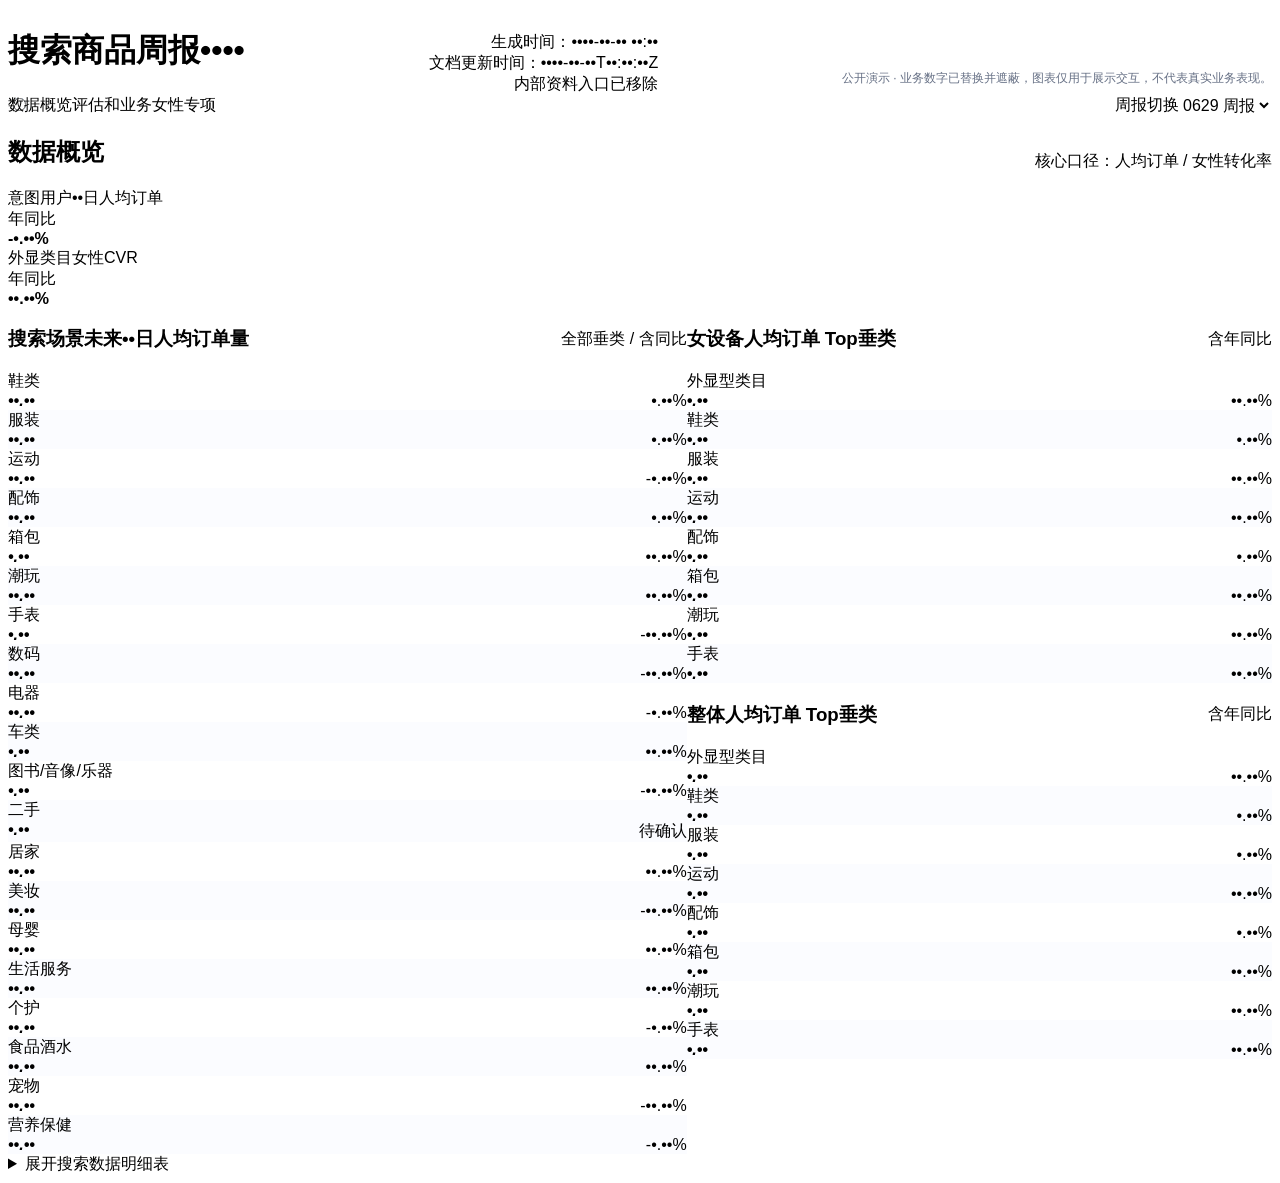
<file: search_weekly_dashboard_0629.html>
<!doctype html>
<html lang="zh-CN">
<head>
<script src="./number-blur.js"></script>
  <meta charset="utf-8">
  <meta name="viewport" content="width=device-width, initial-scale=1">
  <title>搜索商品周报0629 - 搜索看板</title>
  <style>
    :root {
      color-scheme: light;
      --bg: #f•f•fb;
      --panel: #ffffff;
      --ink: #•f••••;
      --muted: #••••••;
      --line: #d•e•ea;
      --blue: #•c•cba;
      --blue-soft: #e•efff;
      --pink: #cf•b•f;
      --pink-soft: #fde•f•;
      --green: #•f•••e;
      --green-soft: #dff•ef;
      --amber: #b••••f;
      --amber-soft: #fff•cf;
      --red: #c•••••;
      --red-soft: #fde•e•;
      --shadow: • ••px ••px rgba(••, ••, ••, .••);
    }
    * { box-sizing: border-box; }
    body {
      margin: •;
      font-family: -apple-system, BlinkMacSystemFont, "Segoe UI", "Microsoft YaHei", sans-serif;
      color: var(--ink);
      background: var(--bg);
    }
    .page {
      max-width: ••••px;
      margin: • auto;
      padding: ••px;
    }
    header {
      display: flex;
      justify-content: space-between;
      gap: ••px;
      align-items: flex-end;
      padding: ••px • ••px;
    }
    h•, h•, h•, p { margin: •; }
    h• { font-size: ••px; line-height: •.••; letter-spacing: •; }
    h• { font-size: ••px; letter-spacing: •; }
    h• { font-size: ••px; letter-spacing: •; }
    .eyebrow {
      color: var(--blue);
      font-weight: •••;
      margin-bottom: •px;
    }
    .source {
      text-align: right;
      color: var(--muted);
      font-size: ••px;
      line-height: •.•;
    }
    .source a { color: var(--blue); text-decoration: none; }
    .header-title {
      display: grid;
      min-width: •;
    }
    .report-history {
      display: inline-flex;
      align-items: center;
      gap: •px;
      padding: •px ••px;
      border: •px solid rgba(•••, •••, •••, .••);
      border-radius: •px;
      background: rgba(•••, •••, •••, .••);
      color: var(--muted);
      font-size: ••px;
      font-weight: •••;
      justify-self: end;
    }
    .report-history span {
      white-space: nowrap;
    }
    .report-history select {
      min-width: •••px;
      height: ••px;
      padding: • ••px • ••px;
      border: •px solid var(--line);
      border-radius: •px;
      color: #••••••;
      background: #fff;
      font: inherit;
      cursor: pointer;
    }
    .section {
      margin-top: ••px;
    }
    .tab-shell > input {
      position: absolute;
      opacity: •;
      pointer-events: none;
    }
    .dashboard-tab-sticky {
      position: sticky;
      top: •;
      z-index: ••;
      display: grid;
      gap: ••px;
      padding-top: •px;
      margin-bottom: ••px;
      background: linear-gradient(•••deg, rgba(•••, •••, •••, .••) •%, rgba(•••, •••, •••, .•) ••%, rgba(•••, •••, •••, •) •••%);
      backdrop-filter: blur(••px);
    }
    .dashboard-tab-row {
      display: flex;
      align-items: center;
      justify-content: space-between;
      gap: ••px;
      min-width: •;
    }
    .tabs {
      display: inline-flex;
      width: fit-content;
      max-width: •••%;
      gap: •px;
      padding: •px;
      margin: •;
      border: •px solid var(--line);
      border-radius: •px;
      background: rgba(•••, •••, •••, .••);
      box-shadow: • ••px ••px rgba(••, ••, ••, .••);
    }
    .tabs label {
      position: relative;
      display: inline-flex;
      align-items: center;
      justify-content: center;
      min-width: •••px;
      min-height: ••px;
      padding: •px ••px ••px;
      border-radius: •px;
      color: var(--muted);
      font-size: ••px;
      font-weight: •••;
      text-decoration: none;
      cursor: pointer;
      transition: color .••s ease, background .••s ease;
    }
    .tabs label::after {
      content: "";
      position: absolute;
      left: ••px;
      right: ••px;
      bottom: •px;
      height: •px;
      border-radius: •••px;
      background: transparent;
      transition: background .••s ease, transform .••s ease;
      transform: scaleX(.••);
    }
    .tabs label:hover {
      color: var(--blue);
      background: #f•f•ff;
    }
    #tab-overview:checked ~ .dashboard-tab-sticky .tabs label[for="tab-overview"],
    #tab-evaluation:checked ~ .dashboard-tab-sticky .tabs label[for="tab-evaluation"],
    #tab-female-special:checked ~ .dashboard-tab-sticky .tabs label[for="tab-female-special"] {
      color: var(--blue);
      background: var(--blue-soft);
    }
    #tab-overview:checked ~ .dashboard-tab-sticky .tabs label[for="tab-overview"]::after,
    #tab-evaluation:checked ~ .dashboard-tab-sticky .tabs label[for="tab-evaluation"]::after,
    #tab-female-special:checked ~ .dashboard-tab-sticky .tabs label[for="tab-female-special"]::after {
      background: var(--blue);
      transform: scaleX(•);
    }
    .tab-panel {
      display: none;
    }
    #tab-overview:checked ~ .tab-content .overview-panel,
    #tab-evaluation:checked ~ .tab-content .evaluation-panel,
    #tab-female-special:checked ~ .tab-content .female-special-panel {
      display: block;
    }
    .tab-panel {
      scroll-margin-top: ••px;
    }
    .evaluation-subtabs {
      display: grid;
      gap: ••px;
    }
    .eval-tab-nav {
      display: none;
      flex-wrap: nowrap;
      align-items: center;
      gap: •px;
      max-width: •••%;
      overflow-x: auto;
      overflow-y: hidden;
      padding: •px;
      border: •px solid var(--line);
      border-radius: •px;
      background: rgba(•••, •••, •••, .••);
      box-shadow: • ••px ••px rgba(••, ••, ••, .••);
      backdrop-filter: blur(••px);
      scrollbar-width: thin;
      scrollbar-color: #c•d•ee transparent;
    }
    #tab-evaluation:checked ~ .dashboard-tab-sticky .eval-tab-nav {
      display: flex;
    }
    .eval-tab-nav::-webkit-scrollbar {
      height: •px;
    }
    .eval-tab-nav::-webkit-scrollbar-thumb {
      background: #c•d•ee;
      border-radius: •••px;
    }
    .eval-tab {
      flex: • • auto;
      min-height: ••px;
      padding: ••px ••px;
      border: •px solid transparent;
      border-radius: •px;
      color: var(--muted);
      background: transparent;
      font-size: ••px;
      font-weight: •••;
      cursor: pointer;
      transition: background .••s ease, color .••s ease, border-color .••s ease, box-shadow .••s ease;
    }
    .eval-tab:hover {
      color: var(--blue);
      background: #f•f•ff;
    }
    #eval-tab-quality:checked ~ .dashboard-tab-sticky .eval-tab-nav .eval-tab-quality,
    #eval-tab-low:checked ~ .dashboard-tab-sticky .eval-tab-nav .eval-tab-low,
    #eval-tab-public:checked ~ .dashboard-tab-sticky .eval-tab-nav .eval-tab-public,
    #eval-tab-registration:checked ~ .dashboard-tab-sticky .eval-tab-nav .eval-tab-registration,
    #eval-tab-demand:checked ~ .dashboard-tab-sticky .eval-tab-nav .eval-tab-demand {
      color: var(--blue);
      border-color: #c•d•ff;
      background: #edf•ff;
      box-shadow: inset • -•px • var(--blue);
    }
    .eval-tab-panel {
      display: none;
    }
    #eval-tab-quality:checked ~ .tab-content .eval-tab-panels .eval-panel-quality,
    #eval-tab-low:checked ~ .tab-content .eval-tab-panels .eval-panel-low,
    #eval-tab-public:checked ~ .tab-content .eval-tab-panels .eval-panel-public,
    #eval-tab-registration:checked ~ .tab-content .eval-tab-panels .eval-panel-registration,
    #eval-tab-demand:checked ~ .tab-content .eval-tab-panels .eval-panel-demand {
      display: block;
    }
    .summary-card-grid.compact-grid {
      max-width: none;
      grid-template-columns: repeat(•, minmax(•, •fr));
      margin: • • ••px;
    }
    .compact-grid .metric-card {
      min-height: •••px;
    }
    .low-reference-frame-shell {
      width: •••%;
      min-height: •••px;
      overflow: hidden;
      border: •px solid var(--line);
      border-radius: •px;
      background: var(--bg);
      box-shadow: var(--shadow);
    }
    .low-reference-frame {
      display: block;
      width: •••%;
      height: ••••px;
      border: •;
      background: var(--bg);
    }
    .low-workbench-head {
      display: flex;
      justify-content: space-between;
      align-items: flex-start;
      gap: ••px;
      margin-bottom: ••px;
    }
    .low-workbench-head h• {
      font-size: ••px;
      line-height: •.••;
    }
    .low-workbench-head p {
      margin-top: •px;
      color: var(--muted);
      font-size: ••px;
      font-weight: •••;
      line-height: •.•;
    }
    .low-period-tabs {
      display: inline-flex;
      gap: •px;
      padding: •px;
      border: •px solid var(--line);
      border-radius: •••px;
      background: rgba(•••, •••, •••, .••);
      white-space: nowrap;
    }
    .low-period-tabs span {
      padding: •px ••px;
      border-radius: •••px;
      color: var(--muted);
      font-size: ••px;
      font-weight: •••;
    }
    .low-period-tabs .active {
      background: #•f••••;
      color: #ffffff;
      box-shadow: • •px ••px rgba(••, ••, ••, .••);
    }
    .low-workbench-grid {
      display: grid;
      grid-template-columns: minmax(•, •.•fr) minmax(•••px, .•fr);
      gap: ••px;
    }
    .low-workbench-main,
    .low-side-card {
      border: •px solid var(--line);
      border-radius: •px;
      background: rgba(•••, •••, •••, .••);
      box-shadow: • ••px ••px rgba(••, ••, ••, .••);
    }
    .low-workbench-main {
      padding: ••px;
    }
    .low-table-head {
      display: flex;
      justify-content: space-between;
      gap: ••px;
      align-items: flex-start;
      margin-bottom: ••px;
    }
    .low-table-head h• {
      font-size: ••px;
    }
    .low-table-head p {
      margin-top: •px;
      color: var(--muted);
      font-size: ••px;
      font-weight: •••;
      line-height: •.•;
    }
    .low-table-head > span {
      padding: •px ••px;
      border-radius: •••px;
      background: var(--amber-soft);
      color: var(--amber);
      font-size: ••px;
      font-weight: •••;
      white-space: nowrap;
    }
    .low-workbench-table {
      border-radius: •px;
      border: •px solid rgba(•••, •••, •••, .••);
      background: rgba(•••, •••, •••, .••);
    }
    .low-workbench-table table {
      min-width: •••px;
    }
    .low-workbench-table th {
      background: rgba(•••, •••, ••, .••);
      color: #••••••;
    }
    .low-workbench-table tbody tr:hover td {
      background: rgba(•••, •••, ••, .••);
    }
    .low-detail {
      margin-top: ••px;
      border: •px dashed #cbd•e•;
      border-radius: •px;
      background: #fbfcff;
    }
    .low-detail summary {
      padding: ••px ••px;
      color: #••••••;
      cursor: pointer;
      font-size: ••px;
      font-weight: •••;
    }
    .low-detail .table-scroll {
      border-width: •px • •;
      border-radius: • • •px •px;
    }
    .business-review-table table {
      min-width: •••px;
      table-layout: fixed;
    }
    .business-review-table th:nth-child(•),
    .business-review-table td:nth-child(•) { width: •••px; }
    .business-review-table th:nth-child(•),
    .business-review-table td:nth-child(•),
    .business-review-table th:nth-child(•),
    .business-review-table td:nth-child(•) { width: •••px; text-align: center; }
    .business-review-table th:nth-child(•),
    .business-review-table td:nth-child(•) { width: •••px; }
    .business-review-table th:nth-child(•),
    .business-review-table td:nth-child(•),
    .business-review-table th:nth-child(•),
    .business-review-table td:nth-child(•) { width: •••px; }
    .business-review-table th:nth-child(•),
    .business-review-table td:nth-child(•) { width: •••px; }
    .business-review-table td {
      white-space: normal;
      line-height: •.••;
    }
    .business-review-table .issue-cell span {
      display: inline-flex;
      max-width: •••%;
      padding: •px •px;
      border-radius: •••px;
      background: #fff•ed;
      color: #•a••••;
      font-size: ••px;
      font-weight: •••;
      line-height: •.••;
      white-space: normal;
    }
    .business-review-table .status-cell span {
      display: inline-flex;
      justify-content: center;
      min-width: ••px;
      padding: •px •px;
      border-radius: •••px;
      font-size: ••px;
      font-weight: •••;
    }
    .business-review-table .status-yes span {
      background: var(--green-soft);
      color: var(--green);
    }
    .business-review-table .status-no span {
      background: var(--red-soft);
      color: var(--red);
    }
    .business-review-table .long-cell {
      color: #••••••;
      white-space: normal;
    }
    .low-side-panel {
      display: grid;
      gap: ••px;
      align-content: start;
    }
    .low-side-card {
      padding: ••px;
    }
    .low-side-card > span {
      display: block;
      color: var(--muted);
      font-size: ••px;
      font-weight: •••;
      margin-bottom: •px;
    }
    .low-side-card > strong {
      display: block;
      color: var(--ink);
      font-size: ••px;
      line-height: •.•;
      font-weight: •••;
      font-variant-numeric: tabular-nums;
    }
    .low-side-card > p {
      margin-top: •px;
      color: var(--muted);
      font-size: ••px;
      line-height: •.•;
    }
    .low-stat-grid {
      display: grid;
      grid-template-columns: repeat(•, minmax(•, •fr));
      gap: •px;
      margin-top: ••px;
    }
    .low-stat-grid div {
      min-height: ••px;
      padding: ••px;
      border: •px solid #edf•f•;
      border-radius: •px;
      background: #f•fafc;
    }
    .low-stat-grid b {
      display: block;
      color: var(--ink);
      font-size: ••px;
      line-height: •.•;
      font-weight: •••;
      font-variant-numeric: tabular-nums;
    }
    .low-stat-grid em {
      display: block;
      margin-top: •px;
      color: var(--muted);
      font-size: ••px;
      font-style: normal;
      line-height: •.•;
    }
    .low-bar-list {
      display: grid;
      gap: ••px;
      margin-top: ••px;
    }
    .low-bar-row {
      display: grid;
      grid-template-columns: minmax(••px, •fr) minmax(•••px, •.•fr) ••px;
      gap: ••px;
      align-items: center;
      font-size: ••px;
    }
    .low-bar-row span {
      overflow: hidden;
      color: #••••••;
      font-weight: •••;
      text-overflow: ellipsis;
      white-space: nowrap;
    }
    .low-bar-row div {
      height: •px;
      overflow: hidden;
      border-radius: •••px;
      background: rgba(•••, •••, •••, .••);
    }
    .low-bar-row i {
      display: block;
      height: •••%;
      border-radius: inherit;
      background: linear-gradient(••deg, #••••••, #d•••••);
    }
    .low-bar-row b {
      color: var(--muted);
      font-size: ••px;
      font-weight: •••;
      text-align: right;
      font-variant-numeric: tabular-nums;
    }
    .module-placeholder {
      display: grid;
      align-content: center;
      min-height: •••px;
      padding: ••px;
      border: •px dashed #b•c•d•;
      border-radius: •px;
      background: #f•fbff;
      color: var(--muted);
    }
    .module-placeholder b {
      color: var(--ink);
      font-size: ••px;
      margin-bottom: •px;
    }
    .module-placeholder p {
      line-height: •.•;
    }
    .module-placeholder.tall {
      min-height: •••px;
    }
    .guide-quality-block {
      display: grid;
      gap: ••px;
    }
    .quality-guide-panel {
      background:
        linear-gradient(•••deg, #ffffff •%, #fbfdff •••%);
    }
    .quality-guide-panel > .panel-head {
      align-items: center;
      padding-bottom: ••px;
      margin-bottom: ••px;
      border-bottom: •px solid #e•eef•;
    }
    .quality-guide-panel > .panel-head h• {
      font-size: ••px;
    }
    .guide-quality-split {
      display: grid;
      grid-template-columns: minmax(•, •.••fr) minmax(•••px, .••fr);
      gap: ••px;
      align-items: start;
    }
    .guide-quality-column {
      min-width: •;
      border: •px solid #e•edf•;
      border-radius: •px;
      background: #ffffff;
      box-shadow: • •px ••px rgba(••, ••, ••, .•••);
      overflow: hidden;
    }
    .guide-quality-column > .guide-quality-hero,
    .guide-quality-column > .guide-quality-accuracy-grid,
    .guide-quality-column > .guide-problem-panel {
      margin: ••px;
    }
    .guide-quality-column .quality-monitor-block-head {
      background: linear-gradient(•••deg, #fbfdff •%, #f•faff •••%);
    }
    .guide-quality-problem-column .quality-monitor-block-head {
      background: linear-gradient(•••deg, #fffafb •%, #fbfdff •••%);
    }
    .guide-quality-accuracy-grid {
      display: grid;
      grid-template-columns: repeat(•, minmax(•, •fr));
      gap: ••px;
    }
    .guide-problem-panel {
      min-height: •••px;
      display: grid;
      align-content: start;
    }
    .guide-quality-hero {
      display: grid;
      grid-template-columns: minmax(•••px, .••fr) minmax(•, •.••fr);
      gap: ••px;
      align-items: stretch;
      padding: ••px;
      border: •px solid #e•edf•;
      border-radius: •px;
      background: linear-gradient(•••deg, #ffffff •%, #f•fbff ••%, #f•faf• •••%);
      box-shadow: inset •px • • rgba(••, ••, •••, .••);
    }
    .guide-quality-hero > div:first-child {
      display: grid;
      align-content: center;
      min-height: •••px;
      padding-left: •px;
    }
    .guide-quality-hero span,
    .guide-tier-card span,
    .guide-problem-row span,
    .guide-industry-row span {
      color: var(--muted);
      font-size: ••px;
      font-weight: •••;
    }
    .guide-quality-hero strong {
      display: block;
      margin: •px • •px;
      color: var(--blue);
      font-size: ••px;
      font-weight: •••;
      line-height: •;
      font-variant-numeric: tabular-nums;
    }
    .guide-quality-hero p {
      color: var(--green);
      font-size: ••px;
      font-weight: •••;
    }
    .guide-m•-hero p {
      color: #••••••;
      line-height: •.••;
    }
    .guide-kpi-grid {
      display: grid;
      grid-template-columns: repeat(•, minmax(•, •fr));
      gap: ••px;
    }
    .guide-kpi-grid div {
      min-height: ••px;
      padding: ••px;
      border: •px solid rgba(•••, •••, •••, .••);
      border-radius: •px;
      background: rgba(•••, •••, •••, .•);
      box-shadow: • •px ••px rgba(••, ••, ••, .••);
    }
    .guide-kpi-grid b {
      display: block;
      margin-bottom: •px;
      color: var(--ink);
      font-size: ••px;
      font-weight: •••;
      line-height: •.•;
      font-variant-numeric: tabular-nums;
    }
    .guide-kpi-grid span {
      line-height: •.••;
    }
    .guide-quality-grid {
      display: grid;
      grid-template-columns: repeat(•, minmax(•, •fr));
      gap: ••px;
    }
    .guide-panel {
      padding: ••px;
      border: •px solid #e•eef•;
      border-radius: •px;
      background: #ffffff;
      box-shadow: • •px ••px rgba(••, ••, ••, .••);
    }
    .guide-panel.wide {
      grid-column: • / -•;
    }
    .guide-panel .panel-head {
      margin-bottom: ••px;
    }
    .guide-tier-grid,
    .guide-problem-list,
    .guide-industry-list {
      display: grid;
      gap: •px;
    }
    .guide-tier-card {
      min-height: ••px;
      padding: ••px;
      border: •px solid #edf•f•;
      border-radius: •px;
      background: #fbfdff;
    }
    .guide-tier-card > div {
      display: flex;
      justify-content: space-between;
      gap: •px;
      align-items: baseline;
    }
    .guide-tier-card b {
      color: var(--blue);
      font-size: ••px;
      font-variant-numeric: tabular-nums;
    }
    .guide-tier-card p {
      margin-top: •px;
      color: var(--muted);
      font-size: ••px;
      line-height: •.••;
    }
    .guide-progress,
    .guide-problem-row div,
    .guide-industry-track {
      height: •px;
      overflow: hidden;
      border-radius: •••px;
      background: #edf•f•;
      box-shadow: inset • •px •px rgba(••, ••, ••, .••);
    }
    .guide-progress {
      margin-top: •px;
    }
    .guide-progress i,
    .guide-problem-row i,
    .guide-industry-track i {
      display: block;
      height: •••%;
      border-radius: inherit;
    }
    .guide-progress i {
      background: linear-gradient(••deg, var(--blue), #••b•b•);
    }
    .guide-problem-row {
      display: grid;
      grid-template-columns: minmax(•••px, •.••fr) minmax(••px, •.••fr) ••px;
      gap: ••px;
      align-items: center;
      min-height: ••px;
      padding: •px •;
      border-bottom: •px solid #edf•f•;
    }
    .guide-problem-row:last-child {
      border-bottom: •;
    }
    .guide-problem-row span,
    .guide-industry-row span {
      overflow: hidden;
      text-overflow: ellipsis;
      white-space: nowrap;
    }
    .guide-problem-row span {
      color: #••••••;
      font-weight: •••;
    }
    .guide-problem-row i {
      background: linear-gradient(••deg, #•b•cf•, #ec••••, #f••e•b);
      box-shadow: • •px ••px rgba(•••, ••, •••, .••);
    }
    .guide-problem-row b,
    .guide-industry-row b,
    .guide-industry-row em {
      color: var(--ink);
      font-size: ••px;
      font-weight: •••;
      text-align: right;
      font-style: normal;
      font-variant-numeric: tabular-nums;
      white-space: nowrap;
    }
    .guide-problem-row b {
      color: #•f••••;
      letter-spacing: •;
    }
    .guide-industry-row {
      display: grid;
      grid-template-columns: minmax(••px, .•fr) minmax(••px, •fr) minmax(••px, auto) minmax(••px, auto);
      gap: •px;
      align-items: center;
      min-height: ••px;
    }
    .guide-industry-track i {
      background: linear-gradient(••deg, #•c•cba, #•dd•bf);
    }
    .guide-industry-row em {
      color: var(--green);
    }
    .guide-m•-summary-panel {
      margin: ••px;
    }
    .guide-m•-insight-panel {
      margin: • ••px ••px;
    }
    .guide-m•-insight-grid {
      display: grid;
      grid-template-columns: repeat(•, minmax(•, •fr));
      gap: ••px;
    }
    .guide-m•-overview-card p,
    .guide-m•-insight-card p {
      min-height: ••px;
    }
    .guide-m•-issue-list {
      display: grid;
      gap: •px;
    }
    .guide-m•-issue-row {
      grid-template-columns: minmax(•••px, •.••fr) minmax(••px, •.••fr) •••px;
    }
    .guide-quality-detail {
      margin-top: •;
      box-shadow: none;
    }
    .guide-quality-detail summary {
      padding: ••px ••px;
      font-size: ••px;
    }
    .guide-quality-detail .module-tabs,
    .guide-quality-detail .module-tab-panels,
    .guide-quality-detail .module-tab-panel {
      min-width: •;
      max-width: •••%;
    }
    .guide-quality-detail .module-tab-nav {
      overflow-x: auto;
    }
    .guide-quality-table table {
      min-width: •••px;
      width: max-content;
      table-layout: auto;
    }
    .guide-quality-table th,
    .guide-quality-table td {
      white-space: nowrap;
    }
    .guide-m•-table th,
    .guide-m•-table td {
      white-space: normal;
      overflow-wrap: anywhere;
    }
    .guide-m•-table th:nth-child(•),
    .guide-m•-table td:nth-child(•) {
      min-width: •••px;
    }
    .guide-m•-raw-table table {
      min-width: •••px;
    }
    .guide-source-tabs {
      display: inline-flex;
      max-width: •••%;
      gap: •px;
      padding: •px;
      border: •px solid #dbe•f•;
      border-radius: •px;
      background: #f•faff;
      box-shadow: inset • •px • rgba(•••, •••, •••, .••);
    }
    .guide-source-tabs span {
      display: inline-flex;
      align-items: center;
      min-height: ••px;
      padding: •px ••px;
      border-radius: •px;
      color: var(--muted);
      font-size: ••px;
      font-weight: •••;
      line-height: •.•;
      white-space: nowrap;
    }
    .guide-source-tabs .active {
      background: #ffffff;
      color: var(--blue);
      box-shadow: • •px ••px rgba(••, ••, •••, .••);
    }
    .guide-source-tabs .disabled {
      color: #••a•b•;
      background: transparent;
    }
    .product-demand-panel {
      background: linear-gradient(•••deg, #ffffff •%, #fbfdff •••%);
    }
    .product-demand-raw-detail .details-grid {
      gap: ••px;
    }
    .product-demand-raw-detail .table-scroll {
      max-height: min(•••px, ••vh);
      overflow: auto;
      overscroll-behavior: contain;
    }
    .product-demand-raw-detail table thead th {
      position: sticky;
      top: •;
      z-index: •;
      background: #eef•fb;
      box-shadow: inset • -•px • #dbe•f•;
    }
    .demand-kpi-grid {
      display: grid;
      grid-template-columns: repeat(•, minmax(•, •fr));
      gap: ••px;
      margin-bottom: ••px;
    }
    .demand-visual-grid {
      display: grid;
      grid-template-columns: minmax(•, •.••fr) minmax(•••px, .••fr);
      gap: ••px;
      margin-bottom: ••px;
    }
    .demand-visual-card,
    .demand-week-panel {
      padding: ••px;
      border: •px solid #e•edf•;
      border-radius: •px;
      background: #ffffff;
      box-shadow: • •px ••px rgba(••, ••, ••, .•••);
    }
    .demand-visual-card .panel-head,
    .demand-week-panel .panel-head {
      margin-bottom: ••px;
    }
    .demand-type-list {
      display: grid;
      gap: ••px;
    }
    .demand-type-row {
      display: grid;
      grid-template-columns: ••px minmax(•••px, •fr) ••px ••px;
      gap: ••px;
      align-items: center;
      min-height: ••px;
      padding: •px •;
      border-bottom: •px solid #edf•f•;
    }
    .demand-type-row:last-child {
      border-bottom: •;
    }
    .demand-type-row span,
    .demand-week-row span {
      color: #••••••;
      font-size: ••px;
      font-weight: •••;
    }
    .demand-type-track {
      height: ••px;
      overflow: hidden;
      border-radius: •••px;
      background: #edf•f•;
      box-shadow: inset • •px •px rgba(••, ••, ••, .••);
    }
    .demand-type-track i {
      display: block;
      height: •••%;
      border-radius: inherit;
      background: linear-gradient(••deg, #•c•cba, #•dd•bf);
      box-shadow: • •px ••px rgba(••, ••, •••, .••);
    }
    .demand-type-row b,
    .demand-type-row em {
      color: var(--ink);
      font-size: ••px;
      font-style: normal;
      font-weight: •••;
      text-align: right;
      font-variant-numeric: tabular-nums;
      white-space: nowrap;
    }
    .demand-type-row em {
      color: var(--muted);
    }
    .demand-status-stack {
      display: flex;
      height: ••px;
      overflow: hidden;
      border-radius: •••px;
      background: #edf•f•;
      box-shadow: inset • •px •px rgba(••, ••, ••, .••);
    }
    .demand-status-seg {
      display: block;
      min-width: •px;
    }
    .demand-status-seg.seg-• { background: linear-gradient(••deg, #•c•cba, #•b••f•); }
    .demand-status-seg.seg-• { background: linear-gradient(••deg, #•f•••e, #•dd•bf); }
    .demand-status-seg.seg-• { background: linear-gradient(••deg, #b••••f, #f••e•b); }
    .demand-status-seg.seg-• { background: linear-gradient(••deg, #cf•b•f, #ec••••); }
    .demand-status-grid {
      display: grid;
      grid-template-columns: repeat(•, minmax(•, •fr));
      gap: ••px;
      margin-top: ••px;
    }
    .demand-status-chip {
      min-height: ••px;
      padding: ••px ••px;
      border: •px solid #edf•f•;
      border-radius: •px;
      background: #fbfcff;
    }
    .demand-status-chip span,
    .demand-week-kpi span {
      display: block;
      color: var(--muted);
      font-size: ••px;
      font-weight: •••;
    }
    .demand-status-chip b,
    .demand-week-kpi b {
      display: block;
      margin: •px • •px;
      color: var(--ink);
      font-size: ••px;
      font-weight: •••;
      line-height: •.•;
      font-variant-numeric: tabular-nums;
    }
    .demand-status-chip em {
      color: var(--muted);
      font-size: ••px;
      font-style: normal;
      font-weight: •••;
    }
    .demand-week-kpi-grid {
      display: grid;
      grid-template-columns: repeat(•, minmax(•, •fr));
      gap: ••px;
      margin-bottom: ••px;
    }
    .demand-week-kpi {
      min-height: ••px;
      padding: ••px ••px;
      border: •px solid #edf•f•;
      border-radius: •px;
      background: #fbfcff;
    }
    .demand-week-kpi b {
      color: var(--blue);
      font-size: ••px;
    }
    .demand-week-type-list {
      display: grid;
      gap: •px;
    }
    .demand-week-row {
      display: grid;
      grid-template-columns: ••px •fr;
      gap: ••px;
      align-items: center;
      min-height: ••px;
      padding: •px ••px;
      border: •px solid #edf•f•;
      border-radius: •px;
      background: #ffffff;
    }
    .demand-week-row p {
      display: flex;
      flex-wrap: wrap;
      gap: •px;
    }
    .demand-week-row i {
      display: inline-flex;
      min-height: ••px;
      align-items: center;
      padding: •px •px;
      border-radius: •••px;
      background: #f•f•fc;
      color: #•••••a;
      font-size: ••px;
      font-style: normal;
      font-weight: •••;
      white-space: nowrap;
    }
    .always-open {
      padding: •;
    }
    .section-title {
      display: flex;
      align-items: end;
      justify-content: space-between;
      gap: ••px;
      margin: ••px • ••px;
    }
    .section-title p {
      color: var(--muted);
      font-size: ••px;
      font-weight: •••;
    }
    .subsection-title {
      display: flex;
      align-items: end;
      justify-content: space-between;
      gap: ••px;
      margin: • • ••px;
    }
    .subsection-title p {
      color: var(--muted);
      font-size: ••px;
      font-weight: •••;
    }
    .summary-card-grid {
      display: grid;
      grid-template-columns: repeat(•, minmax(•, •fr));
      gap: ••px;
      max-width: •••px;
      margin: • auto ••px;
    }
    .summary-card {
      min-height: •••px;
      padding: ••px;
      border: •px solid #d•e•f•;
      border-radius: •px;
      background:
        linear-gradient(•••deg, rgba(•••, •••, •••, .••), rgba(•••, •••, •••, .••)),
        radial-gradient(circle at •px •px, rgba(••, ••, •••, .••) •px, transparent •);
      background-size: auto, ••px ••px;
      box-shadow: • ••px ••px rgba(••, ••, •••, .••);
      text-align: center;
    }
    .summary-card > span {
      display: block;
      color: var(--ink);
      font-size: ••px;
      font-weight: •••;
      line-height: •.••;
    }
    .summary-card strong {
      display: block;
      margin: •px • ••px;
      font-size: ••px;
      line-height: •.•;
      font-variant-numeric: tabular-nums;
    }
    .summary-trends {
      display: grid;
      grid-template-columns: repeat(•, minmax(•, •fr));
      gap: •px;
      margin-top: ••px;
    }
    .summary-trends div {
      min-height: ••px;
      padding: •px;
      border: •px solid #e•edf•;
      border-radius: •px;
      background: #fff;
    }
    .summary-trends div:only-child {
      grid-column: • / -•;
    }
    .summary-trends em {
      display: block;
      color: var(--muted);
      font-size: ••px;
      font-style: normal;
      font-weight: •••;
    }
    .summary-trends b {
      display: block;
      margin-top: •px;
      font-size: ••px;
      font-variant-numeric: tabular-nums;
    }
    .summary-card p {
      margin-top: ••px;
      color: var(--muted);
      font-size: ••px;
    }
    .overview-kpi-grid {
      max-width: •••px;
      gap: ••px;
      margin-bottom: ••px;
    }
    .overview-kpi-grid .summary-card {
      position: relative;
      min-height: •••px;
      padding: ••px ••px ••px;
      overflow: hidden;
      border-color: #d•e•f•;
      background:
        linear-gradient(•••deg, rgba(•••, •••, •••, .••), rgba(•••, •••, •••, .••) ••%, rgba(•••, •••, •••, .••)),
        radial-gradient(circle at ••px ••px, rgba(••, ••, •••, .••) •.•px, transparent •);
      background-size: auto, ••px ••px;
      box-shadow: • ••px ••px rgba(••, ••, •••, .••), inset • •px • rgba(•••, •••, •••, .••);
      text-align: left;
    }
    .overview-kpi-grid .summary-card::before {
      content: "";
      position: absolute;
      left: •;
      top: ••px;
      bottom: ••px;
      width: •px;
      border-radius: • •••px •••px •;
      background: linear-gradient(•••deg, var(--blue), #••b•b•);
    }
    .overview-kpi-grid .summary-card::after {
      content: "";
      position: absolute;
      right: -••px;
      top: -••px;
      width: •••px;
      height: •••px;
      border-radius: ••%;
      background: rgba(•••, •••, •••, .••);
      border: •px solid rgba(•••, •••, •••, .•);
    }
    .overview-kpi-grid .summary-card > span {
      position: relative;
      z-index: •;
      color: #•d••••;
      font-size: ••px;
      font-weight: •••;
    }
    .overview-kpi-grid .summary-card strong {
      position: relative;
      z-index: •;
      margin: •px • •px;
      color: #•••••d;
      font-size: ••px;
      font-weight: •••;
    }
    .overview-kpi-grid .summary-trends {
      position: relative;
      z-index: •;
      gap: ••px;
      margin-top: ••px;
    }
    .overview-kpi-grid .summary-trends div {
      min-height: ••px;
      padding: •px ••px;
      border: •px solid rgba(•••, •••, •••, .•);
      background: rgba(•••, •••, •••, .••);
      box-shadow: inset • •px • rgba(•••, •••, •••, .•);
    }
    .overview-kpi-grid .summary-trends em {
      color: #•••••b;
      font-size: ••px;
      font-weight: •••;
    }
    .overview-kpi-grid .summary-trends b {
      color: #•f•••e;
      font-size: ••px;
      font-weight: •••;
    }
    .overview-kpi-grid .summary-trends b.positive {
      color: var(--green);
    }
    .overview-kpi-grid .summary-trends b.negative {
      color: var(--red);
    }
    .overview-kpi-grid .summary-trends b.neutral {
      color: var(--muted);
    }
    .overview-kpi-grid .summary-card-yoy-focus {
      justify-content: center;
      min-height: •••px;
    }
    .overview-kpi-grid .summary-yoy-focus {
      position: relative;
      z-index: •;
      display: grid;
      align-content: center;
      min-height: •••px;
      margin-top: ••px;
      padding: ••px ••px;
      border: •px solid rgba(•••, •••, •••, .•);
      border-radius: •px;
      background: rgba(•••, •••, •••, .••);
      box-shadow: inset • •px • rgba(•••, •••, •••, .•);
    }
    .overview-kpi-grid .summary-yoy-focus em {
      color: #•••••b;
      font-size: ••px;
      font-style: normal;
      font-weight: •••;
    }
    .overview-kpi-grid .summary-yoy-focus b {
      margin-top: •px;
      font-size: ••px;
      font-weight: •••;
      line-height: •;
      font-variant-numeric: tabular-nums;
    }
    .overview-kpi-grid .summary-yoy-focus b.positive {
      color: var(--green);
    }
    .overview-kpi-grid .summary-yoy-focus b.negative {
      color: var(--red);
    }
    .overview-kpi-grid .summary-yoy-focus b.neutral {
      color: var(--muted);
    }
    .overview-kpi-grid .summary-card p {
      position: relative;
      z-index: •;
      margin-top: ••px;
      color: #•••••b;
      font-weight: •••;
      text-align: center;
    }
    .hero-grid {
      display: grid;
      grid-template-columns: •.•fr .•fr;
      gap: ••px;
    }
    .metric-grid {
      display: grid;
      grid-template-columns: repeat(•, minmax(•, •fr));
      gap: ••px;
    }
    .metric-card, .panel {
      background: var(--panel);
      border: •px solid var(--line);
      border-radius: •px;
      box-shadow: var(--shadow);
    }
    .metric-card {
      min-height: •••px;
      padding: ••px;
      display: flex;
      flex-direction: column;
      justify-content: space-between;
    }
    .metric-card.blue { background: linear-gradient(•••deg, #fff, var(--blue-soft)); }
    .metric-card.pink { background: linear-gradient(•••deg, #fff, var(--pink-soft)); }
    .metric-card.green { background: linear-gradient(•••deg, #fff, var(--green-soft)); }
    .metric-card.amber { background: linear-gradient(•••deg, #fff, var(--amber-soft)); }
    .metric-label {
      color: var(--muted);
      font-size: ••px;
      font-weight: •••;
    }
    .metric-card strong {
      display: block;
      margin: •px • ••px;
      font-size: ••px;
      line-height: •.•;
      letter-spacing: •;
    }
    .metric-foot {
      display: flex;
      justify-content: space-between;
      gap: •px;
      align-items: center;
      color: var(--muted);
      font-size: ••px;
    }
    .change {
      display: inline-flex;
      align-items: center;
      min-height: ••px;
      padding: •px •px;
      border-radius: •••px;
      font-size: ••px;
      font-weight: •••;
      background: #eef•f•;
      color: var(--muted);
      white-space: nowrap;
    }
    .positive { color: var(--green); background: var(--green-soft); }
    .negative { color: var(--red); background: var(--red-soft); }
    .neutral { color: var(--muted); }
    .panel {
      padding: ••px;
      overflow: hidden;
    }
    .panel-head {
      display: flex;
      justify-content: space-between;
      align-items: center;
      gap: ••px;
      margin-bottom: ••px;
    }
    .panel-head span {
      color: var(--muted);
      font-size: ••px;
      font-weight: •••;
    }
    .compare-grid {
      display: grid;
      grid-template-columns: repeat(•, minmax(•, •fr));
      gap: ••px;
    }
    .compare-item {
      border: •px solid var(--line);
      border-radius: •px;
      padding: ••px;
      min-height: •••px;
      background: #fbfcff;
    }
    .compare-item b {
      display: block;
      margin: •px • •px;
      font-size: ••px;
      letter-spacing: •;
    }
    .compare-item span, .note {
      color: var(--muted);
      font-size: ••px;
      line-height: •.•;
    }
    .two-columns {
      display: grid;
      grid-template-columns: repeat(•, minmax(•, •fr));
      gap: ••px;
      margin-top: ••px;
    }
    .overview-rank-layout {
      align-items: start;
    }
    .overview-rank-stack {
      grid-column: •;
      display: grid;
      gap: ••px;
    }
    .bar-row {
      display: grid;
      grid-template-columns: ••px minmax(•••px, •fr) ••px ••px;
      gap: ••px;
      align-items: center;
      min-height: ••px;
      padding: •px •px;
      border-radius: •px;
      font-size: ••px;
      transition: background .••s ease, transform .••s ease;
    }
    .bar-row:nth-child(odd) { background: #fbfcff; }
    .bar-row:hover {
      background: #f•f•ff;
      transform: translateY(-•px);
    }
    .bar-row.compact { grid-template-columns: •••px minmax(•••px, •fr) ••px; }
    .rank-bar {
      grid-template-columns: ••px minmax(•••px, •fr) ••px;
    }
    .intent-rank-bar {
      grid-template-columns: •••px minmax(•••px, •fr) ••px;
      min-height: ••px;
      padding-block: •px;
    }
    .bar-name {
      overflow: hidden;
      text-overflow: ellipsis;
      white-space: nowrap;
      color: var(--ink);
      font-weight: •••;
    }
    .bar-track {
      position: relative;
      height: ••px;
      background: linear-gradient(•••deg, #eef•fa, #e•edf•);
      border-radius: •••px;
      overflow: hidden;
      box-shadow: inset • •px •px rgba(••, ••, ••, .••);
    }
    .bar-track i {
      display: block;
      height: •••%;
      min-width: •px;
      background: linear-gradient(••deg, #•c•cba •%, #•f••ed ••%, #••c•b• •••%);
      border-radius: inherit;
      box-shadow: • •px ••px rgba(••, ••, •••, .••);
      position: relative;
    }
    .bar-track i::after {
      content: "";
      position: absolute;
      inset: •px •px auto •px;
      height: •px;
      border-radius: inherit;
      background: rgba(•••, •••, •••, .••);
    }
    .rank-bar .bar-track {
      overflow: visible;
    }
    .rank-bar .bar-track i b {
      position: absolute;
      right: •;
      top: ••%;
      transform: translate(••%, -••%);
      z-index: •;
      min-width: ••px;
      padding: •px •px;
      border: •px solid #dfe•f•;
      border-radius: •••px;
      background: rgba(•••, •••, •••, .••);
      box-shadow: • •px ••px rgba(••, ••, ••, .••);
      color: var(--ink);
      font-size: ••px;
      font-weight: •••;
      line-height: •.•;
      text-align: center;
      font-variant-numeric: tabular-nums;
      white-space: nowrap;
    }
    .bar-value {
      text-align: right;
      font-variant-numeric: tabular-nums;
      color: var(--ink);
      font-weight: •••;
      white-space: nowrap;
    }
    .goal-bar .bar-value,
    .flow-bar .bar-value,
    .workload-bar .bar-value {
      justify-self: end;
      min-width: ••px;
      padding: •px •px;
      border-radius: •••px;
      background: #fff;
      border: •px solid #e•edf•;
      box-shadow: • •px ••px rgba(••, ••, ••, .••);
      text-align: center;
      font-size: ••px;
    }
    .rank-bar .change,
    .goal-bar .change {
      justify-self: end;
      min-width: ••px;
      justify-content: center;
      box-shadow: • •px ••px rgba(••, ••, ••, .••);
    }
    .workload-bar .bar-track i {
      background: linear-gradient(••deg, #•c•cba, #•dd•bf);
    }
    .flow-bar .bar-track i {
      background: linear-gradient(••deg, #•f•••e, #•dd•bf);
    }
    .goal-bar .bar-track i {
      background: linear-gradient(••deg, #b••••f, #f••e•b, #•dd•bf);
    }
    .business-kpi-grid {
      display: grid;
      grid-template-columns: repeat(•, minmax(•, •fr));
      gap: ••px;
      margin-bottom: ••px;
    }
    .registration-grid {
      display: grid;
      grid-template-columns: repeat(•, minmax(•, •fr));
      gap: ••px;
    }
    .registration-grid .wide { grid-column: • / -•; }
    .stacked-metrics, .impact-grid {
      display: grid;
      grid-template-columns: repeat(•, minmax(•, •fr));
      gap: ••px;
    }
    .impact-grid {
      grid-template-columns: repeat(•, minmax(•, •fr));
    }
    .impact-grid.small {
      grid-template-columns: repeat(•, minmax(•, •fr));
    }
    .target-card {
      min-height: •••px;
    }
    .target-progress {
      display: grid;
      grid-template-columns: •fr ••px;
      gap: ••px;
      align-items: center;
      margin-top: ••px;
      color: var(--muted);
      font-size: ••px;
      font-weight: •••;
    }
    .target-progress::before {
      content: "";
      grid-column: •;
      grid-row: •;
      height: ••px;
      border-radius: •••px;
      background: #edf•f•;
    }
    .target-progress i {
      grid-column: •;
      grid-row: •;
      height: ••px;
      border-radius: •••px;
      background: linear-gradient(••deg, var(--green), #•dd•bf);
      z-index: •;
    }
    .target-progress b {
      grid-column: •;
      grid-row: •;
      text-align: right;
    }
    .stat-list {
      display: grid;
      grid-template-columns: repeat(•, minmax(•, •fr));
      gap: ••px;
    }
    .stat-list div {
      min-height: ••px;
      padding: ••px;
      border: •px solid var(--line);
      border-radius: •px;
      background: #fbfcff;
    }
    .stat-list span,
    .value-card > span,
    .stat-pair span {
      display: block;
      color: var(--muted);
      font-size: ••px;
      font-weight: •••;
    }
    .stat-list b {
      display: block;
      margin: •px •;
      font-size: ••px;
      line-height: •.•;
      font-variant-numeric: tabular-nums;
    }
    .stat-list em {
      color: var(--muted);
      font-size: ••px;
      font-style: normal;
      line-height: •.•;
    }
    .stat-combo p {
      display: grid;
      grid-template-columns: repeat(•, minmax(•, •fr));
      gap: •px;
      margin-top: ••px;
    }
    .stat-combo i {
      padding: •px;
      border-radius: •px;
      background: #ffffff;
      color: var(--muted);
      font-size: ••px;
      font-style: normal;
      line-height: •.•;
    }
    .stat-combo strong {
      display: block;
      margin-top: •px;
      color: var(--ink);
      font-size: ••px;
      font-weight: •••;
      font-variant-numeric: tabular-nums;
    }
    .workload-bars {
      display: grid;
      gap: ••px;
      margin-bottom: ••px;
    }
    .workload-pie-wrap {
      display: grid;
      grid-template-columns: •••px •fr;
      gap: ••px;
      align-items: center;
      margin-bottom: ••px;
      min-height: •••px;
    }
    .workload-pie {
      position: relative;
      width: •••px;
      aspect-ratio: •;
      border-radius: ••%;
      box-shadow: inset • • • •px rgba(••, ••, ••, .••), • ••px ••px rgba(••, ••, ••, .••);
    }
    .workload-pie::after {
      content: "";
      position: absolute;
      inset: ••px;
      border-radius: ••%;
      background: var(--panel);
      box-shadow: inset • • • •px var(--line);
    }
    .workload-pie span {
      position: absolute;
      inset: •;
      z-index: •;
      display: grid;
      place-items: center;
      color: var(--ink);
      font-size: ••px;
      font-weight: •••;
      font-variant-numeric: tabular-nums;
    }
    .workload-legend {
      display: grid;
      gap: ••px;
    }
    .workload-legend div {
      display: grid;
      grid-template-columns: ••px •fr auto auto;
      gap: ••px;
      align-items: center;
      min-height: ••px;
      padding: ••px ••px;
      border: •px solid var(--line);
      border-radius: •px;
      background: #fbfcff;
    }
    .workload-legend span {
      font-weight: •••;
    }
    .workload-legend b {
      font-variant-numeric: tabular-nums;
    }
    .workload-legend em {
      min-width: ••px;
      padding: •px •px;
      border-radius: •••px;
      background: var(--blue-soft);
      color: var(--blue);
      font-size: ••px;
      font-style: normal;
      font-weight: •••;
      text-align: center;
    }
    .dot {
      width: ••px;
      height: ••px;
      border-radius: ••%;
    }
    .blue-dot { background: #•c•cba; }
    .teal-dot { background: #••b•b•; }
    .amber-dot { background: #f•b••b; }
    .value-grid {
      display: grid;
      grid-template-columns: repeat(•, minmax(•, •fr));
      gap: ••px;
    }
    .value-card {
      min-height: •••px;
      padding: ••px;
      border: •px solid var(--line);
      border-radius: •px;
      background: #fbfcff;
    }
    .value-card strong {
      display: block;
      margin-top: •px;
      font-size: ••px;
      line-height: •.•;
      font-variant-numeric: tabular-nums;
    }
    .value-card p {
      margin: •px • ••px;
      color: var(--muted);
      font-size: ••px;
      line-height: •.•;
    }
    .value-group-grid {
      display: grid;
      grid-template-columns: repeat(•, minmax(•, •fr));
      gap: ••px;
    }
    .value-group-card {
      min-height: •••px;
      padding: ••px;
      border: •px solid var(--line);
      border-radius: •px;
      background: #fbfcff;
    }
    .value-group-head {
      display: flex;
      justify-content: space-between;
      gap: ••px;
      align-items: flex-start;
      margin-bottom: ••px;
    }
    .value-group-head span {
      color: var(--ink);
      font-size: ••px;
      font-weight: •••;
    }
    .value-group-head b {
      color: var(--muted);
      font-size: ••px;
      font-weight: •••;
      text-align: right;
      line-height: •.•;
    }
    .value-kpi-pairs {
      display: grid;
      grid-template-columns: repeat(•, minmax(•, •fr));
      gap: ••px;
    }
    .value-kpi-pairs div {
      min-height: ••px;
      padding: ••px;
      border: •px solid #edf•f•;
      border-radius: •px;
      background: #ffffff;
    }
    .value-kpi-pairs span {
      display: block;
      color: var(--muted);
      font-size: ••px;
      font-weight: •••;
    }
    .value-kpi-pairs strong {
      display: block;
      margin: •px • •px;
      padding: •px •px;
      font-size: ••px;
      font-weight: •••;
      line-height: •.•;
      font-variant-numeric: tabular-nums;
      background: var(--green-soft);
    }
    .value-kpi-pairs em {
      color: var(--muted);
      font-size: ••px;
      font-style: normal;
      line-height: •.•;
    }
    .stat-pairs {
      display: grid;
      grid-template-columns: repeat(•, minmax(•, •fr));
      gap: •px;
    }
    .stat-pair {
      min-height: ••px;
      padding: •px;
      border-radius: •px;
      background: #fff;
      border: •px solid #edf•f•;
    }
    .stat-pair b {
      display: block;
      margin-top: •px;
      font-size: ••px;
      font-variant-numeric: tabular-nums;
    }
    .stat-pair em {
      display: block;
      margin-top: •px;
      color: var(--muted);
      font-size: ••px;
      font-style: normal;
      line-height: •.•;
    }
    .registration-progress {
      grid-template-columns: •••px minmax(•••px, •fr) ••px ••px;
    }
    .goal-list {
      gap: •px;
      padding: •px •;
    }
    .female-special-stack {
      display: grid;
      gap: ••px;
    }
    .split-panels.female-special-grid {
      grid-template-columns: •fr;
      align-items: start;
    }
    .female-metric-grid {
      max-width: none;
      margin: • • ••px;
    }
    .female-qc-module-list {
      display: grid;
      gap: ••px;
    }
    .female-product-progress-panel {
      margin-top: •;
    }
    .female-product-progress-panel .table-scroll {
      border-color: #dce•f•;
      box-shadow: • •px ••px rgba(••, ••, ••, .••);
    }
    .female-product-progress-panel table {
      min-width: ••••px;
      table-layout: fixed;
    }
    .female-product-progress-panel th {
      background: #f•f•ff;
      color: #•••••f;
    }
    .female-product-progress-panel td {
      white-space: normal;
      line-height: •.••;
      padding: ••px ••px;
    }
    .female-product-progress-panel th {
      padding: ••px ••px;
    }
    .female-product-progress-panel td:first-child {
      color: var(--blue);
      font-weight: •••;
      white-space: nowrap;
    }
    .female-product-progress-panel th:nth-child(•),
    .female-product-progress-panel td:nth-child(•) {
      width: ••px;
    }
    .female-product-progress-panel th:nth-child(•),
    .female-product-progress-panel td:nth-child(•) {
      width: •••px;
    }
    .female-product-progress-panel th:nth-child(•),
    .female-product-progress-panel td:nth-child(•) {
      width: ••%;
    }
    .female-product-progress-panel th:nth-child(•),
    .female-product-progress-panel td:nth-child(•) {
      width: ••%;
    }
    .female-product-progress-panel th:nth-child(•),
    .female-product-progress-panel td:nth-child(•),
    .female-product-progress-panel th:nth-child(•),
    .female-product-progress-panel td:nth-child(•) {
      width: •••px;
    }
    .female-product-progress-panel td:nth-child(•) {
      color: var(--ink);
      font-weight: •••;
    }
    .female-product-progress-panel td:nth-child(•) {
      color: #•••••a;
    }
    .female-product-link-cell {
      vertical-align: top;
    }
    .female-product-link-list {
      display: grid;
      gap: •px;
    }
    .female-product-link-list a {
      display: inline-flex;
      align-items: center;
      width: fit-content;
      max-width: •••%;
      padding: •px •px;
      border: •px solid rgba(••, ••, •••, .••);
      border-radius: •px;
      background: #f•f•ff;
      color: var(--blue);
      font-size: ••px;
      font-weight: •••;
      line-height: •.••;
      text-decoration: none;
      overflow-wrap: anywhere;
    }
    .female-product-link-list a:hover {
      background: #eaf•ff;
      border-color: rgba(••, ••, •••, .••);
    }
    .female-qc-module {
      padding: ••px;
      border: •px solid #dbe•f•;
      border-radius: •px;
      background: #fbfdff;
      box-shadow: inset •px • • rgba(••, ••, •••, .••), • •px ••px rgba(••, ••, ••, .••);
    }
    .female-qc-module.color-inspect {
      background: linear-gradient(•••deg, #fffafb •%, #fbfdff •••%);
      box-shadow: inset •px • • rgba(•••, ••, •••, .••), • •px ••px rgba(••, ••, ••, .••);
    }
    .female-qc-module-head {
      display: flex;
      justify-content: space-between;
      gap: ••px;
      align-items: flex-start;
      margin-bottom: ••px;
      padding-bottom: ••px;
      border-bottom: •px solid #e•eef•;
    }
    .female-qc-module-head span {
      display: inline-flex;
      min-height: ••px;
      align-items: center;
      padding: •px •px;
      border-radius: •••px;
      background: var(--blue-soft);
      color: var(--blue);
      font-size: ••px;
      font-weight: •••;
    }
    .female-qc-module.color-inspect .female-qc-module-head span {
      background: var(--pink-soft);
      color: var(--pink);
    }
    .female-qc-module-head h• {
      margin: •px • •;
      color: var(--ink);
      font-size: ••px;
      font-weight: •••;
    }
    .female-qc-module-head strong {
      color: var(--ink);
      font-size: ••px;
      font-weight: •••;
      line-height: •;
      font-variant-numeric: tabular-nums;
      white-space: nowrap;
    }
    .female-qc-module > p {
      margin-bottom: ••px;
      color: var(--muted);
      font-size: ••px;
      font-weight: •••;
    }
    .female-qc-breakdown-grid {
      display: grid;
      grid-template-columns: repeat(•, minmax(•, •fr));
      gap: ••px;
      margin-left: ••px;
      padding-left: ••px;
      border-left: •px solid #dbe•f•;
    }
    .female-qc-breakdown-item {
      min-height: ••px;
      padding: ••px;
      border: •px solid #edf•f•;
      border-radius: •px;
      background: #ffffff;
    }
    .female-qc-breakdown-item span {
      display: block;
      color: var(--muted);
      font-size: ••px;
      font-weight: •••;
      line-height: •.•;
    }
    .female-qc-breakdown-item b {
      display: block;
      margin-top: •px;
      color: var(--ink);
      font-size: ••px;
      font-weight: •••;
      font-variant-numeric: tabular-nums;
    }
    .female-qc-breakdown-item.amber b {
      color: var(--amber);
    }
    .female-qc-breakdown-item.blue b {
      color: var(--blue);
    }
    .female-search-detail-list {
      display: grid;
      grid-template-columns: •.•fr repeat(•, minmax(•, .••fr));
      gap: ••px;
    }
    .female-search-detail-card {
      min-height: ••px;
      padding: ••px;
      border: •px solid #edf•f•;
      border-radius: •px;
      background: rgba(•••, •••, •••, .•);
      box-shadow: • •px ••px rgba(••, ••, •••, .••);
    }
    .female-search-detail-card span {
      display: block;
      color: var(--muted);
      font-size: ••px;
      font-weight: •••;
      line-height: •.•;
    }
    .female-search-detail-card strong {
      display: block;
      margin-top: •px;
      color: var(--blue);
      font-size: ••px;
      font-weight: •••;
      line-height: •;
      font-variant-numeric: tabular-nums;
    }
    .female-search-detail-card:first-child strong {
      color: var(--ink);
    }
    .female-search-detail-card p {
      margin-top: •px;
      color: var(--muted);
      font-size: ••px;
      font-weight: •••;
      line-height: •.•;
    }
    .female-color-detail-list {
      display: grid;
      grid-template-columns: repeat(•, minmax(•, •fr));
      gap: ••px;
    }
    .female-color-detail-card {
      min-height: ••px;
      padding: ••px;
      border: •px solid #edf•f•;
      border-radius: •px;
      background: rgba(•••, •••, •••, .••);
      box-shadow: • •px ••px rgba(•••, ••, •••, .••);
    }
    .female-color-detail-card span {
      display: block;
      color: #•f•b••;
      font-size: ••px;
      font-weight: •••;
      line-height: •.••;
    }
    .female-color-detail-card strong {
      display: block;
      margin-top: •px;
      color: var(--ink);
      font-size: ••px;
      font-weight: •••;
      line-height: •.••;
    }
    .female-color-detail-card p {
      margin-top: •px;
      color: var(--muted);
      font-size: ••px;
      font-weight: •••;
      line-height: •.••;
    }
    .female-ratio-card,
    .female-experiment-card {
      padding: ••px;
      border: •px solid #e•edf•;
      border-radius: •px;
      background: linear-gradient(•••deg, #fbfdff •%, #ffffff •••%);
    }
    .female-ratio-card .panel-head,
    .female-experiment-card .panel-head {
      margin-bottom: ••px;
    }
    .female-ratio-row {
      display: grid;
      grid-template-columns: •••px minmax(•••px, •fr) ••px;
      gap: ••px;
      align-items: center;
      min-height: ••px;
      color: var(--muted);
      font-size: ••px;
      font-weight: •••;
    }
    .female-qc-module .female-ratio-row {
      margin-left: ••px;
      padding-left: ••px;
      border-left: •px solid #ead•e•;
    }
    .female-ratio-row div {
      height: •px;
      overflow: hidden;
      border-radius: •••px;
      background: #edf•f•;
      box-shadow: inset • •px •px rgba(••, ••, ••, .••);
    }
    .female-ratio-row i {
      display: block;
      height: •••%;
      border-radius: inherit;
      background: linear-gradient(••deg, #•c•cba, #••b•b•);
    }
    .female-ratio-row.green i {
      background: linear-gradient(••deg, #•f•••e, #•dd•bf);
    }
    .female-ratio-row b {
      color: var(--ink);
      text-align: right;
      font-variant-numeric: tabular-nums;
    }
    .female-progress-list {
      display: grid;
      gap: ••px;
      margin-bottom: ••px;
    }
    .female-progress-node {
      position: relative;
      padding: ••px ••px ••px ••px;
      border: •px solid #dfe•f•;
      border-left: •px solid var(--blue);
      border-radius: •px;
      background: linear-gradient(•••deg, #fbfdff •%, #ffffff •••%);
      box-shadow: • •px ••px rgba(••, ••, ••, .••);
    }
    .female-progress-node-head {
      display: flex;
      align-items: center;
      justify-content: space-between;
      gap: ••px;
      margin-bottom: •px;
    }
    .female-progress-node-head span {
      color: var(--ink);
      font-size: ••px;
      font-weight: •••;
    }
    .female-progress-item span,
    .female-experiment-grid span {
      display: block;
      color: var(--muted);
      font-size: ••px;
      font-weight: •••;
    }
    .female-progress-item b {
      display: block;
      margin: •px •;
      color: var(--ink);
      font-size: ••px;
      font-weight: •••;
    }
    .female-progress-item p {
      color: var(--muted);
      font-size: ••px;
      line-height: •.•;
    }
    .female-progress-node p {
      color: var(--muted);
      font-size: ••px;
      line-height: •.••;
    }
    .female-progress-children {
      display: grid;
      gap: •px;
      margin-top: ••px;
    }
    .female-progress-child {
      padding: ••px ••px ••px ••px;
      border-left: •px solid #••b•b•;
      border-radius: •px;
      background: #f•fafc;
    }
    .female-progress-child span {
      display: block;
      margin-bottom: •px;
      color: #•••••a;
      font-size: ••px;
      font-weight: •••;
    }
    .female-progress-child p {
      margin: •;
    }
    .female-experiment-grid {
      display: grid;
      grid-template-columns: repeat(•, minmax(•, •fr));
      gap: ••px;
    }
    .female-experiment-grid div {
      min-height: ••px;
      padding: ••px;
      border: •px solid #edf•f•;
      border-radius: •px;
      background: #ffffff;
    }
    .female-experiment-grid b {
      display: block;
      margin: •px • •px;
      color: var(--blue);
      font-size: ••px;
      font-weight: •••;
      font-variant-numeric: tabular-nums;
    }
    .female-experiment-grid em {
      color: var(--muted);
      font-size: ••px;
      font-style: normal;
      line-height: •.•;
    }
    .goal-bar {
      min-height: ••px;
      padding: •px ••px;
      border: •px solid #edf•f•;
      border-radius: •px;
      background: linear-gradient(•••deg, #ffffff, #f•fbff);
      box-shadow: • •px ••px rgba(••, ••, ••, .••);
    }
    .goal-bar .bar-name {
      font-weight: •••;
      color: var(--ink);
    }
    .goal-bar .bar-track {
      height: •px;
      background: #e•eef•;
      box-shadow: inset • •px •px rgba(••, ••, ••, .••);
    }
    .goal-bar .bar-track i {
      background: linear-gradient(••deg, #•c•cba, #••b•b•);
      box-shadow: • •px •px rgba(••, •••, •••, .••);
    }
    .goal-bar .bar-value,
    .goal-bar .change {
      justify-self: end;
      min-width: ••px;
      padding: •px •px;
      border-radius: •••px;
      background: #f•f•ff;
      color: var(--ink);
      font-size: ••px;
      font-weight: •••;
      text-align: center;
      font-variant-numeric: tabular-nums;
    }
    .goal-bar .change.positive {
      background: var(--green-soft);
      color: var(--green);
    }
    .category-goal-grid {
      display: grid;
      grid-template-columns: repeat(•, minmax(•, •fr));
      gap: ••px;
    }
    .category-goal-card {
      min-height: •••px;
      padding: ••px;
      border: •px solid var(--line);
      border-radius: •px;
      background:
        linear-gradient(•••deg, rgba(•••, •••, •••, .••), rgba(•••, •••, •••, .••)),
        linear-gradient(••deg, rgba(••, ••, •••, .••), rgba(••, •••, •••, .••));
    }
    .category-goal-head {
      display: flex;
      justify-content: space-between;
      gap: ••px;
      align-items: center;
      margin-bottom: ••px;
    }
    .category-goal-head span {
      color: var(--ink);
      font-size: ••px;
      font-weight: •••;
    }
    .category-goal-head b {
      padding: •px ••px;
      border-radius: •••px;
      background: var(--green-soft);
      color: var(--green);
      font-size: ••px;
      font-weight: •••;
      font-variant-numeric: tabular-nums;
    }
    .category-goal-meta {
      display: flex;
      justify-content: space-between;
      gap: ••px;
      color: var(--muted);
      font-size: ••px;
      font-weight: •••;
    }
    .category-goal-meta strong {
      color: var(--ink);
      font-size: ••px;
      line-height: •;
      font-variant-numeric: tabular-nums;
    }
    .category-goal-track {
      height: •px;
      margin-top: ••px;
      overflow: hidden;
      border-radius: •••px;
      background: #eaf•f•;
      box-shadow: inset • •px •px rgba(••, ••, ••, .••);
    }
    .category-goal-track i {
      display: block;
      height: •••%;
      border-radius: inherit;
      background: linear-gradient(••deg, #•c•cba, #••b•b•);
    }
    .split-panels {
      display: grid;
      grid-template-columns: repeat(•, minmax(•, •fr));
      gap: ••px;
      margin-top: ••px;
    }
    .quality-overview-panels {
      grid-template-columns: •fr;
    }
    .quality-monitor-panel {
      padding-bottom: ••px;
    }
    .quality-accuracy-summary {
      display: grid;
      grid-template-columns: •.•fr repeat(•, minmax(•, .•fr));
      gap: ••px;
      margin-top: ••px;
    }
    .quality-accuracy-summary article {
      min-height: •••px;
      padding: ••px ••px;
      border: •px solid #d•e•f•;
      border-radius: •px;
      background: linear-gradient(•••deg, #ffffff •%, #f•f•ff ••%, #eef•ff •••%);
      box-shadow: • ••px ••px rgba(••, ••, •••, .••);
    }
    .quality-accuracy-summary span {
      display: block;
      color: var(--muted);
      font-size: ••px;
      font-weight: •••;
    }
    .quality-accuracy-summary strong {
      display: block;
      margin-top: ••px;
      color: var(--ink);
      font-size: ••px;
      font-weight: •••;
      line-height: •;
      font-variant-numeric: tabular-nums;
    }
    .quality-accuracy-hero {
      position: relative;
      overflow: hidden;
    }
    .quality-accuracy-hero::before {
      content: "";
      position: absolute;
      inset: ••px auto ••px •;
      width: •px;
      border-radius: • •••px •••px •;
      background: linear-gradient(•••deg, var(--blue), #••b•b•);
    }
    .quality-accuracy-hero strong {
      color: var(--blue);
      font-size: ••px;
    }
    .quality-monitor-split {
      display: grid;
      grid-template-columns: minmax(•••px, .••fr) minmax(•, •.••fr);
      gap: ••px;
      align-items: start;
    }
    .quality-monitor-block {
      min-width: •;
      border: •px solid #dfe•f•;
      border-radius: •px;
      background: linear-gradient(•••deg, #f•fbff •%, #ffffff ••%);
      overflow: visible;
      box-shadow: • •px ••px rgba(••, ••, ••, .•••);
    }
    .quality-monitor-block-head {
      display: flex;
      justify-content: space-between;
      align-items: center;
      gap: ••px;
      padding: ••px ••px;
      border-bottom: •px solid #e•eef•;
    }
    .quality-monitor-block-head h• {
      margin: •;
      color: var(--ink);
      font-size: ••px;
      font-weight: •••;
    }
    .quality-monitor-block-head span {
      color: var(--muted);
      font-size: ••px;
      font-weight: •••;
    }
    .public-word-stack {
      display: grid;
      grid-template-columns: •fr;
      gap: ••px;
      margin-top: ••px;
    }
    .public-progress-summary {
      display: grid;
      grid-template-columns: repeat(•, minmax(•, •fr));
      gap: ••px;
      margin-bottom: ••px;
    }
    .public-progress-summary article {
      min-height: ••px;
      padding: ••px ••px;
      border: •px solid #dfe•f•;
      border-radius: •px;
      background: linear-gradient(•••deg, #fbfdff •%, #ffffff •••%);
      box-shadow: • •px ••px rgba(••, ••, ••, .••);
    }
    .public-progress-summary span {
      display: block;
      margin-bottom: •px;
      color: var(--blue);
      font-size: ••px;
      font-weight: •••;
    }
    .public-progress-summary p {
      color: var(--ink);
      font-size: ••px;
      line-height: •.••;
    }
    .public-progress-grid {
      display: grid;
      gap: ••px;
    }
    .public-progress-grid h• {
      margin: • • •px;
    }
    .public-progress-table table {
      min-width: ••••px;
    }
    .public-progress-table th {
      background: #f•f•fc;
      color: #•••••a;
    }
    .public-word-tables .table-scroll {
      border-color: #dfe•f•;
      box-shadow: • •px ••px rgba(••, ••, ••, .•••);
    }
    .public-word-tables table {
      min-width: ••••px;
    }
    .public-word-tables th {
      background: #f•f•fc;
      color: #•••••a;
      white-space: nowrap;
    }
    .public-word-tables td {
      vertical-align: top;
      line-height: •.•;
    }
    .public-word-tables tbody tr:first-child td {
      background: #f•fbff;
      font-weight: •••;
    }
    .public-progress-row.public-total-row td {
      background: #f•fbff;
      font-weight: •••;
    }
    .public-delta-cell {
      display: grid;
      gap: •px;
      min-width: ••px;
    }
    .public-delta-cell b {
      font-variant-numeric: tabular-nums;
    }
    .public-delta-cell i {
      display: block;
      height: •px;
      border-radius: •••px;
      background: linear-gradient(••deg, #•c•cba, #••b•b•);
      opacity: .••;
    }
    .public-delta-cell b.negative + i {
      background: linear-gradient(••deg, #c•••••, #f••e•b);
    }
    .public-delta-cell b.neutral + i {
      background: #d•e•ec;
    }
    .progress-line {
      display: grid;
      grid-template-columns: ••px •fr ••px;
      align-items: center;
      gap: ••px;
      margin-top: ••px;
      font-size: ••px;
      color: var(--muted);
    }
    .progress-line i {
      display: block;
      height: ••px;
      background: linear-gradient(••deg, var(--blue), #••b•a•);
      border-radius: •••px;
    }
    .details {
      margin-top: ••px;
      background: var(--panel);
      border: •px solid var(--line);
      border-radius: •px;
      box-shadow: var(--shadow);
      overflow: hidden;
    }
    .module-detail {
      margin-top: ••px;
      background: #fbfdff;
      border-color: #e•edf•;
      box-shadow: none;
    }
    .module-detail summary {
      padding: ••px ••px;
      color: #•••••a;
      font-size: ••px;
    }
    .module-detail .details-grid {
      padding: • ••px ••px;
      gap: ••px;
    }
    summary {
      cursor: pointer;
      padding: ••px ••px;
      font-weight: •••;
      color: var(--blue);
      user-select: none;
    }
    .details-grid {
      display: grid;
      grid-template-columns: •fr;
      gap: ••px;
      padding: • ••px ••px;
      min-width: •;
    }
    .details-grid > * {
      min-width: •;
    }
    .details-grid h• {
      margin-bottom: ••px;
    }
    .table-scroll {
      width: •••%;
      max-width: •••%;
      overflow: auto;
      overscroll-behavior-x: contain;
      border: •px solid var(--line);
      border-radius: •px;
      background: #fff;
    }
    .quality-low-rate {
      color: #c••e•e;
      font-weight: •••;
      background: #fff•f•;
    }
    table {
      width: •••%;
      border-collapse: collapse;
      font-size: ••px;
      min-width: •••px;
    }
    th, td {
      border-bottom: •px solid #edf•f•;
      border-right: •px solid #edf•f•;
      padding: •px ••px;
      text-align: left;
      vertical-align: top;
      white-space: nowrap;
    }
    th {
      position: sticky;
      top: •;
      z-index: •;
      background: #f•f•ff;
      color: #•f••••;
      font-weight: •••;
    }
    .quality-monitor-table th {
      text-align: center;
      vertical-align: middle;
    }
    .quality-monitor-table th,
    .quality-monitor-table td {
      padding: •px •px;
      font-size: ••px;
      line-height: •.••;
    }
    .quality-monitor-table table {
      min-width: •;
      table-layout: fixed;
    }
    .quality-rate-table table {
      width: max-content;
      min-width: •••px;
      table-layout: auto;
    }
    .quality-problem-table table {
      width: max-content;
      min-width: •••px;
      table-layout: auto;
    }
    .quality-rate-table th,
    .quality-rate-table td {
      white-space: nowrap;
    }
    .quality-rate-table th:first-child,
    .quality-rate-table td:first-child {
      width: ••px;
    }
    .quality-rate-table th:not(:first-child),
    .quality-rate-table td:not(:first-child) {
      text-align: right;
    }
    .quality-rate-table th,
    .quality-rate-table td {
      min-width: ••px;
    }
    .quality-rate-table th:first-child,
    .quality-rate-table td:first-child {
      min-width: ••px;
    }
    .quality-problem-table th,
    .quality-problem-table td {
      white-space: normal;
      overflow-wrap: anywhere;
      word-break: break-word;
      text-align: center;
    }
    .quality-problem-table th:first-child,
    .quality-problem-table td:first-child {
      width: ••px;
      text-align: left;
    }
    .quality-monitor-table .quality-group-head th {
      background: #dbeafe;
      color: var(--blue);
      font-size: ••px;
    }
    .quality-monitor-table .quality-sub-head th {
      top: ••px;
      background: #f•f•ff;
      color: #••••••;
      font-size: ••px;
    }
    .quality-monitor-table td:first-child {
      font-weight: •••;
      color: #•••••f;
    }
    tr:nth-child(even) td { background: #fbfcff; }
    tr.group-row td {
      background: #eef•ff !important;
      color: var(--blue);
      font-weight: •••;
    }
    .risk-table table { min-width: •••px; }
    .metric-detail-tabs {
      display: grid;
      gap: ••px;
      width: •••%;
      min-width: •;
    }
    .metric-detail-tabs > input {
      position: absolute;
      opacity: •;
      pointer-events: none;
    }
    .metric-detail-tab-nav {
      display: inline-flex;
      width: •••%;
      max-width: •••%;
      gap: •px;
      padding: •px;
      border: •px solid #cfe•f•;
      border-radius: •px;
      background: linear-gradient(•••deg, #ffffff, #f•f•ff);
      overflow-x: auto;
      overscroll-behavior-x: contain;
    }
    .metric-detail-tab {
      flex: • • •••px;
      min-width: •••px;
      padding: ••px ••px;
      border-radius: •px;
      color: var(--muted);
      font-size: ••px;
      font-weight: •••;
      text-align: center;
      cursor: pointer;
      user-select: none;
    }
    #metric-detail-tab-intent:checked ~ .metric-detail-tab-nav .metric-detail-tab-intent,
    #metric-detail-tab-female:checked ~ .metric-detail-tab-nav .metric-detail-tab-female,
    #metric-detail-tab-overall:checked ~ .metric-detail-tab-nav .metric-detail-tab-overall {
      background: var(--blue);
      color: #ffffff;
      box-shadow: • ••px ••px rgba(••, ••, •••, .••);
    }
    .metric-detail-tab-panel {
      display: none;
      min-width: •;
    }
    .metric-detail-tab-panels,
    .detail-subtabs,
    .detail-tab-panels,
    .detail-tab-panel {
      min-width: •;
    }
    #metric-detail-tab-intent:checked ~ .metric-detail-tab-panels .metric-detail-panel-intent,
    #metric-detail-tab-female:checked ~ .metric-detail-tab-panels .metric-detail-panel-female,
    #metric-detail-tab-overall:checked ~ .metric-detail-tab-panels .metric-detail-panel-overall {
      display: block;
    }
    .detail-subtabs {
      display: grid;
      gap: ••px;
    }
    .detail-subtabs > input {
      position: absolute;
      opacity: •;
      pointer-events: none;
    }
    .detail-tab-nav {
      display: inline-flex;
      width: fit-content;
      max-width: •••%;
      gap: •px;
      padding: •px;
      border: •px solid var(--line);
      border-radius: •px;
      background: #f•faff;
      box-shadow: inset • •px • rgba(•••, •••, •••, .••);
    }
    .detail-tab {
      min-width: •••px;
      padding: •px ••px;
      border-radius: •px;
      color: var(--muted);
      font-size: ••px;
      font-weight: •••;
      text-align: center;
      cursor: pointer;
      user-select: none;
      transition: background .••s ease, color .••s ease, box-shadow .••s ease;
    }
    .detail-tab-input-qtd:checked ~ .detail-tab-nav .detail-tab-qtd,
    .detail-tab-input-wow:checked ~ .detail-tab-nav .detail-tab-wow {
      background: #ffffff;
      color: var(--blue);
      box-shadow: • •px ••px rgba(••, ••, •••, .••);
    }
    .detail-tab-panel {
      display: none;
    }
    .detail-tab-input-qtd:checked ~ .detail-tab-panels .detail-panel-qtd,
    .detail-tab-input-wow:checked ~ .detail-tab-panels .detail-panel-wow {
      display: block;
    }
    .module-tabs {
      display: grid;
      gap: ••px;
      margin-top: ••px;
    }
    .module-tabs > input {
      position: absolute;
      opacity: •;
      pointer-events: none;
    }
    .module-tab-nav {
      display: inline-flex;
      width: fit-content;
      max-width: •••%;
      gap: •px;
      padding: •px;
      border: •px solid var(--line);
      border-radius: •px;
      background: #f•faff;
      box-shadow: inset • •px • rgba(•••, •••, •••, .••);
    }
    .module-tab {
      min-width: •••px;
      padding: •px ••px;
      border-radius: •px;
      color: var(--muted);
      font-size: ••px;
      font-weight: •••;
      text-align: center;
      cursor: pointer;
      user-select: none;
      transition: background .••s ease, color .••s ease, box-shadow .••s ease;
    }
    .module-tab-panel {
      display: none;
    }
    .module-tab-input-flow:checked ~ .module-tab-nav .module-tab-flow,
    .module-tab-input-zero:checked ~ .module-tab-nav .module-tab-zero,
    .module-tab-input-non-flow:checked ~ .module-tab-nav .module-tab-non-flow,
    .module-tab-input-badcase:checked ~ .module-tab-nav .module-tab-badcase,
    .module-tab-input-generalized:checked ~ .module-tab-nav .module-tab-generalized,
    .module-tab-input-reported:checked ~ .module-tab-nav .module-tab-reported,
    .module-tab-input-industry:checked ~ .module-tab-nav .module-tab-industry,
    .module-tab-input-tier:checked ~ .module-tab-nav .module-tab-tier,
    .module-tab-input-problem:checked ~ .module-tab-nav .module-tab-problem,
    .module-tab-input-raw:checked ~ .module-tab-nav .module-tab-raw,
    .module-tab-input-m•:checked ~ .module-tab-nav .module-tab-m•,
    .module-tab-input-m•:checked ~ .module-tab-nav .module-tab-m• {
      background: #ffffff;
      color: var(--blue);
      box-shadow: • •px ••px rgba(••, ••, •••, .••);
    }
    .module-tab-input-flow:checked ~ .module-tab-panels .module-tab-panel-flow,
    .module-tab-input-zero:checked ~ .module-tab-panels .module-tab-panel-zero,
    .module-tab-input-non-flow:checked ~ .module-tab-panels .module-tab-panel-non-flow,
    .module-tab-input-badcase:checked ~ .module-tab-panels .module-tab-panel-badcase,
    .module-tab-input-generalized:checked ~ .module-tab-panels .module-tab-panel-generalized,
    .module-tab-input-reported:checked ~ .module-tab-panels .module-tab-panel-reported,
    .module-tab-input-industry:checked ~ .module-tab-panels .module-tab-panel-industry,
    .module-tab-input-tier:checked ~ .module-tab-panels .module-tab-panel-tier,
    .module-tab-input-problem:checked ~ .module-tab-panels .module-tab-panel-problem,
    .module-tab-input-raw:checked ~ .module-tab-panels .module-tab-panel-raw,
    .module-tab-input-m•:checked ~ .module-tab-panels .module-tab-panel-m•,
    .module-tab-input-m•:checked ~ .module-tab-panels .module-tab-panel-m• {
      display: block;
    }
    .search-detail-table table {
      min-width: ••••px;
      table-layout: fixed;
    }
    .search-detail-table th,
    .search-detail-table td {
      padding: ••px ••px;
      line-height: •.••;
      vertical-align: middle;
    }
    .search-detail-table th {
      background: #f•f•fe;
      color: #••••••;
      font-size: ••px;
      white-space: normal;
      box-shadow: inset • -•px • #dbe•f•;
    }
    .search-detail-table td {
      background: #ffffff;
      color: #•••••a;
    }
    .search-detail-table tbody tr:nth-child(even) td {
      background: #fbfdff;
    }
    .search-detail-table tbody tr:hover td {
      background: #f•f•ff;
    }
    .metric-value-table .metric-number-cell {
      text-align: right;
      font-variant-numeric: tabular-nums;
      white-space: nowrap;
    }
    .metric-value-table .metric-signed-cell {
      display: table-cell;
      font-weight: •••;
    }
    .metric-value-table .metric-signed-cell.positive,
    .metric-value-table tbody tr:nth-child(even) .metric-signed-cell.positive,
    .metric-value-table tbody tr:hover .metric-signed-cell.positive {
      color: #•••••f;
      background: #eefaf•;
    }
    .metric-value-table .metric-signed-cell.negative,
    .metric-value-table tbody tr:nth-child(even) .metric-signed-cell.negative,
    .metric-value-table tbody tr:hover .metric-signed-cell.negative {
      color: #b•••••;
      background: #fff•f•;
    }
    .metric-value-table th:nth-child(•),
    .metric-value-table td:nth-child(•) {
      width: •••px;
    }
    .metric-value-table th:nth-child(•),
    .metric-value-table td:nth-child(•) {
      font-weight: •••;
    }
    .metric-value-table .metric-group-cell {
      color: #••••••;
      font-weight: •••;
      white-space: normal;
    }
    .metric-value-table .metric-group-start td {
      border-top: •px solid #d•e•f•;
    }
    .metric-value-table .metric-group-start:first-child td {
      border-top-width: •;
    }
    .metric-value-table .metric-group-start .metric-group-cell {
      background: #f•f•ff;
      color: var(--blue);
    }
    .intent-detail-table {
      border-color: #d•e•f•;
      box-shadow: inset • •px • rgba(•••, •••, •••, .••);
    }
    .intent-detail-table table {
      min-width: ••••px;
    }
    .intent-detail-table th:nth-child(•),
    .intent-detail-table td:nth-child(•) {
      width: •••px;
    }
    .intent-detail-table th:nth-child(•),
    .intent-detail-table td:nth-child(•) {
      width: •••px;
    }
    .intent-detail-table th:nth-child(•),
    .intent-detail-table td:nth-child(•) {
      width: •••px;
    }
    .intent-detail-table th:nth-child(•),
    .intent-detail-table td:nth-child(•),
    .intent-detail-table th:nth-child(•),
    .intent-detail-table td:nth-child(•),
    .intent-detail-table th:nth-child(•),
    .intent-detail-table td:nth-child(•),
    .intent-detail-table th:nth-child(•),
    .intent-detail-table td:nth-child(•) {
      width: •••px;
    }
    .intent-detail-table th:nth-child(•),
    .intent-detail-table td:nth-child(•) {
      width: •••px;
    }
    .intent-detail-table th span {
      display: block;
      color: #•••••f;
      font-weight: •••;
    }
    .intent-detail-table th em {
      display: block;
      margin-top: •px;
      color: #••••••;
      font-size: ••px;
      font-style: normal;
      font-weight: •••;
      white-space: nowrap;
    }
    .intent-detail-table .intent-group-cell {
      color: #••••••;
      font-weight: •••;
      white-space: normal;
    }
    .intent-detail-table .intent-category-cell {
      color: #••••••;
      font-weight: •••;
    }
    .intent-detail-table .intent-number-cell {
      text-align: right;
      font-variant-numeric: tabular-nums;
      white-space: nowrap;
    }
    .intent-detail-table .intent-number-cell.positive,
    .intent-detail-table .intent-number-cell.negative,
    .intent-detail-table .intent-number-cell.neutral {
      display: table-cell;
      font-weight: •••;
    }
    .intent-detail-table .intent-number-cell.positive {
      color: #•••••f;
      background: #eefaf•;
    }
    .intent-detail-table .intent-number-cell.negative {
      color: #b•••••;
      background: #fff•f•;
    }
    .intent-detail-table .intent-group-start td {
      border-top: •px solid #d•e•f•;
    }
    .intent-detail-table .intent-group-start:first-child td {
      border-top-width: •;
    }
    .intent-detail-table .intent-group-start .intent-group-cell {
      background: #f•f•ff;
      color: var(--blue);
    }
    .empty { color: var(--muted); padding: ••px; }
    .flow-chart {
      display: grid;
      gap: •px;
    }
    @media (max-width: ••••px) {
      .hero-grid,
      .two-columns,
      .registration-grid,
      .low-workbench-grid,
      .business-kpi-grid,
      .category-goal-grid,
      .guide-quality-split,
      .guide-quality-accuracy-grid,
      .guide-m•-insight-grid,
      .demand-visual-grid,
      .quality-accuracy-summary,
      .split-panels {
        grid-template-columns: •fr;
      }
      .overview-rank-stack {
        grid-column: •;
      }
      .low-workbench-head {
        flex-direction: column;
      }
      .metric-grid,
      .summary-card-grid,
      .demand-kpi-grid,
      .demand-week-kpi-grid,
      .value-grid,
      .impact-grid,
      .impact-grid.small {
        grid-template-columns: repeat(•, minmax(•, •fr));
      }
      header { align-items: flex-start; flex-direction: column; }
      .source { text-align: left; }
      .dashboard-tab-row {
        align-items: flex-start;
        flex-direction: column;
      }
      .report-history {
        width: fit-content;
        justify-self: start;
      }
    }
    @media (max-width: •••px) {
      .page { padding: ••px; }
      .metric-grid,
      .compare-grid,
      .summary-card-grid,
      .stacked-metrics,
      .business-kpi-grid,
      .value-group-grid,
      .value-grid,
      .demand-kpi-grid,
      .demand-week-kpi-grid,
      .demand-status-grid,
      .female-experiment-grid,
      .stat-list,
      .stat-pairs,
      .low-stat-grid,
      .female-search-detail-list,
      .female-color-detail-list,
      .impact-grid,
      .impact-grid.small,
      .quality-accuracy-summary {
        grid-template-columns: •fr;
      }
      .tabs {
        display: grid;
        grid-template-columns: repeat(•, minmax(•, •fr));
        width: •••%;
      }
      .tabs label {
        min-width: •;
        padding-inline: •px;
      }
      .summary-card {
        min-height: •;
      }
      .summary-card > span {
        font-size: ••px;
      }
      .summary-trends {
        grid-template-columns: •fr;
      }
      .bar-row,
      .bar-row.compact,
      .bar-row.registration-progress {
        grid-template-columns: ••px •fr;
        min-height: ••px;
      }
      .rank-bar {
        grid-template-columns: ••px •fr;
      }
      .bar-row .bar-value, .bar-row .change {
        justify-self: start;
        grid-column: •;
      }
      .bar-row .bar-value {
        margin-top: -•px;
      }
      .workload-pie-wrap {
        grid-template-columns: •fr;
      }
      .workload-pie {
        justify-self: center;
      }
    }
  </style>
  <script src="./report-history-bridge.js"></script>
</head>
<body>
  <main class="page">
    <header>
      <div class="header-title">
        <h1>搜索商品周报••••</h1>
      </div>
      <div class="source">
        <div>生成时间：••••-••-•• ••:••</div>
        <div>文档更新时间：••••-••-••T••:••:••Z</div>
        <div><a href="#private-source-removed">打开飞书源文档</a></div>
      </div>
    </header>

    <div class="tab-shell">
      <input type="radio" name="dashboard-tab" id="tab-overview" checked>
      <input type="radio" name="dashboard-tab" id="tab-evaluation">
      <input type="radio" name="dashboard-tab" id="tab-female-special">
      <input type="radio" name="evaluation-subtab" id="eval-tab-quality" checked>
      <input type="radio" name="evaluation-subtab" id="eval-tab-low">
      <input type="radio" name="evaluation-subtab" id="eval-tab-registration">
      <input type="radio" name="evaluation-subtab" id="eval-tab-public">
      <input type="radio" name="evaluation-subtab" id="eval-tab-demand">
      <div class="dashboard-tab-sticky">
        <div class="dashboard-tab-row">
          <div class="tabs">
            <label for="tab-overview">数据概览</label>
            <label for="tab-evaluation">评估和业务</label>
            <label for="tab-female-special">女性专项</label>
          </div>
          
        <!-- report-history-switcher:start -->
        <nav class="report-history" aria-label="历史周报">
          <span>周报切换</span>
          <select aria-label="选择周报" onchange="if (this.value) window.location.href = this.value;"><option value="./search_weekly_dashboard_0605_baseline.html">•••• 周报</option><option value="./search_weekly_dashboard_0612.html">•••• 周报</option><option value="./search_weekly_dashboard_0622.html">•••• 周报</option><option value="./search_weekly_dashboard_0629.html" selected>•••• 周报</option><option value="./search_weekly_dashboard_0703.html">•••• 周报</option><option value="./search_weekly_dashboard_0710.html">•••• 周报</option><option value="./search_weekly_dashboard_0717.html">•••• 周报</option><option value="./">•••• 周报</option></select>
        </nav>
        <!-- report-history-switcher:end -->
    
        </div>
        <div class="eval-tab-nav" role="tablist" aria-label="评估和业务模块">
          <label for="eval-tab-quality" class="eval-tab eval-tab-quality" role="tab">月度质检</label>
          <label for="eval-tab-low" class="eval-tab eval-tab-low" role="tab">低转&•供给</label>
          <label for="eval-tab-registration" class="eval-tab eval-tab-registration" role="tab">业务登记</label>
          <label for="eval-tab-public" class="eval-tab eval-tab-public" role="tab">公共词</label>
          <label for="eval-tab-demand" class="eval-tab eval-tab-demand" role="tab">产品需求进度</label>
        </div>
      </div>
      <div class="tab-content">

    <section class="section tab-panel overview-panel" id="overview">
      <div class="section-title">
        <div>
          <h2>数据概览</h2>
        </div>
        <p>核心口径：人均订单 / 女性转化率</p>
      </div>
      <div class="summary-card-grid overview-kpi-grid">
        
    <article class="summary-card summary-card-yoy-focus">
      <span>意图用户••日人均订单</span>
      <div class="summary-yoy-focus">
        <em>年同比</em>
        <b class="negative">-•.••%</b>
      </div>
      
    </article>
    
        
    <article class="summary-card summary-card-yoy-focus">
      <span>外显类目女性CVR</span>
      <div class="summary-yoy-focus">
        <em>年同比</em>
        <b class="positive">••.••%</b>
      </div>
      
    </article>
    
      </div>

      <div class="two-columns overview-rank-layout">
          <article class="panel">
            <div class="panel-head">
              <h3>搜索场景未来••日人均订单量</h3>
              <span>全部垂类 / 含同比</span>
            </div>
            
            <div class="bar-row rank-bar intent-rank-bar">
              <span class="bar-name">鞋类</span>
              <div class="bar-track"><i style="width:37.75%"><b>••.••</b></i></div>
              <span class="change positive">•.••%</span>
            </div>
            
            <div class="bar-row rank-bar intent-rank-bar">
              <span class="bar-name">服装</span>
              <div class="bar-track"><i style="width:37.75%"><b>••.••</b></i></div>
              <span class="change positive">•.••%</span>
            </div>
            
            <div class="bar-row rank-bar intent-rank-bar">
              <span class="bar-name">运动</span>
              <div class="bar-track"><i style="width:24.89%"><b>••.••</b></i></div>
              <span class="change negative">-•.••%</span>
            </div>
            
            <div class="bar-row rank-bar intent-rank-bar">
              <span class="bar-name">配饰</span>
              <div class="bar-track"><i style="width:18.64%"><b>••.••</b></i></div>
              <span class="change positive">•.••%</span>
            </div>
            
            <div class="bar-row rank-bar intent-rank-bar">
              <span class="bar-name">箱包</span>
              <div class="bar-track"><i style="width:12.86%"><b>•.••</b></i></div>
              <span class="change positive">••.••%</span>
            </div>
            
            <div class="bar-row rank-bar intent-rank-bar">
              <span class="bar-name">潮玩</span>
              <div class="bar-track"><i style="width:17.26%"><b>••.••</b></i></div>
              <span class="change positive">••.••%</span>
            </div>
            
            <div class="bar-row rank-bar intent-rank-bar">
              <span class="bar-name">手表</span>
              <div class="bar-track"><i style="width:5.96%"><b>•.••</b></i></div>
              <span class="change negative">-••.••%</span>
            </div>
            
            <div class="bar-row rank-bar intent-rank-bar">
              <span class="bar-name">数码</span>
              <div class="bar-track"><i style="width:21.14%"><b>••.••</b></i></div>
              <span class="change negative">-••.••%</span>
            </div>
            
            <div class="bar-row rank-bar intent-rank-bar">
              <span class="bar-name">电器</span>
              <div class="bar-track"><i style="width:26.67%"><b>••.••</b></i></div>
              <span class="change negative">-•.••%</span>
            </div>
            
            <div class="bar-row rank-bar intent-rank-bar">
              <span class="bar-name">车类</span>
              <div class="bar-track"><i style="width:6.48%"><b>•.••</b></i></div>
              <span class="change positive">••.••%</span>
            </div>
            
            <div class="bar-row rank-bar intent-rank-bar">
              <span class="bar-name">图书/音像/乐器</span>
              <div class="bar-track"><i style="width:7.27%"><b>•.••</b></i></div>
              <span class="change negative">-••.••%</span>
            </div>
            
            <div class="bar-row rank-bar intent-rank-bar">
              <span class="bar-name">二手</span>
              <div class="bar-track"><i style="width:4.00%"><b>•.••</b></i></div>
              <span class="change neutral">待确认</span>
            </div>
            
            <div class="bar-row rank-bar intent-rank-bar">
              <span class="bar-name">居家</span>
              <div class="bar-track"><i style="width:52.47%"><b>••.••</b></i></div>
              <span class="change positive">••.••%</span>
            </div>
            
            <div class="bar-row rank-bar intent-rank-bar">
              <span class="bar-name">美妆</span>
              <div class="bar-track"><i style="width:100.00%"><b>••.••</b></i></div>
              <span class="change negative">-••.••%</span>
            </div>
            
            <div class="bar-row rank-bar intent-rank-bar">
              <span class="bar-name">母婴</span>
              <div class="bar-track"><i style="width:44.68%"><b>••.••</b></i></div>
              <span class="change positive">••.••%</span>
            </div>
            
            <div class="bar-row rank-bar intent-rank-bar">
              <span class="bar-name">生活服务</span>
              <div class="bar-track"><i style="width:73.28%"><b>••.••</b></i></div>
              <span class="change positive">••.••%</span>
            </div>
            
            <div class="bar-row rank-bar intent-rank-bar">
              <span class="bar-name">个护</span>
              <div class="bar-track"><i style="width:84.14%"><b>••.••</b></i></div>
              <span class="change negative">-•.••%</span>
            </div>
            
            <div class="bar-row rank-bar intent-rank-bar">
              <span class="bar-name">食品酒水</span>
              <div class="bar-track"><i style="width:61.08%"><b>••.••</b></i></div>
              <span class="change positive">••.••%</span>
            </div>
            
            <div class="bar-row rank-bar intent-rank-bar">
              <span class="bar-name">宠物</span>
              <div class="bar-track"><i style="width:88.60%"><b>••.••</b></i></div>
              <span class="change negative">-••.••%</span>
            </div>
            
            <div class="bar-row rank-bar intent-rank-bar">
              <span class="bar-name">营养保健</span>
              <div class="bar-track"><i style="width:47.31%"><b>••.••</b></i></div>
              <span class="change negative">-•.••%</span>
            </div>
            
          </article>
        <div class="overview-rank-stack">
          <article class="panel">
            <div class="panel-head">
              <h3>女设备人均订单 Top垂类</h3>
              <span>含年同比</span>
            </div>
            
            <div class="bar-row rank-bar">
              <span class="bar-name">外显型类目</span>
              <div class="bar-track"><i style="width:65.60%"><b>•.••</b></i></div>
              <span class="change positive">••.••%</span>
            </div>
            
            <div class="bar-row rank-bar">
              <span class="bar-name">鞋类</span>
              <div class="bar-track"><i style="width:60.20%"><b>•.••</b></i></div>
              <span class="change positive">•.••%</span>
            </div>
            
            <div class="bar-row rank-bar">
              <span class="bar-name">服装</span>
              <div class="bar-track"><i style="width:76.90%"><b>•.••</b></i></div>
              <span class="change positive">••.••%</span>
            </div>
            
            <div class="bar-row rank-bar">
              <span class="bar-name">运动</span>
              <div class="bar-track"><i style="width:100.00%"><b>•.••</b></i></div>
              <span class="change positive">••.••%</span>
            </div>
            
            <div class="bar-row rank-bar">
              <span class="bar-name">配饰</span>
              <div class="bar-track"><i style="width:73.22%"><b>•.••</b></i></div>
              <span class="change positive">•.••%</span>
            </div>
            
            <div class="bar-row rank-bar">
              <span class="bar-name">箱包</span>
              <div class="bar-track"><i style="width:41.28%"><b>•.••</b></i></div>
              <span class="change positive">••.••%</span>
            </div>
            
            <div class="bar-row rank-bar">
              <span class="bar-name">潮玩</span>
              <div class="bar-track"><i style="width:86.73%"><b>•.••</b></i></div>
              <span class="change positive">••.••%</span>
            </div>
            
            <div class="bar-row rank-bar">
              <span class="bar-name">手表</span>
              <div class="bar-track"><i style="width:47.42%"><b>•.••</b></i></div>
              <span class="change positive">••.••%</span>
            </div>
            
          </article>
          <article class="panel">
            <div class="panel-head">
              <h3>整体人均订单 Top垂类</h3>
              <span>含年同比</span>
            </div>
            
            <div class="bar-row rank-bar">
              <span class="bar-name">外显型类目</span>
              <div class="bar-track"><i style="width:56.36%"><b>•.••</b></i></div>
              <span class="change positive">••.••%</span>
            </div>
            
            <div class="bar-row rank-bar">
              <span class="bar-name">鞋类</span>
              <div class="bar-track"><i style="width:45.23%"><b>•.••</b></i></div>
              <span class="change positive">•.••%</span>
            </div>
            
            <div class="bar-row rank-bar">
              <span class="bar-name">服装</span>
              <div class="bar-track"><i style="width:79.09%"><b>•.••</b></i></div>
              <span class="change positive">•.••%</span>
            </div>
            
            <div class="bar-row rank-bar">
              <span class="bar-name">运动</span>
              <div class="bar-track"><i style="width:80.23%"><b>•.••</b></i></div>
              <span class="change positive">••.••%</span>
            </div>
            
            <div class="bar-row rank-bar">
              <span class="bar-name">配饰</span>
              <div class="bar-track"><i style="width:100.00%"><b>•.••</b></i></div>
              <span class="change positive">•.••%</span>
            </div>
            
            <div class="bar-row rank-bar">
              <span class="bar-name">箱包</span>
              <div class="bar-track"><i style="width:52.95%"><b>•.••</b></i></div>
              <span class="change positive">••.••%</span>
            </div>
            
            <div class="bar-row rank-bar">
              <span class="bar-name">潮玩</span>
              <div class="bar-track"><i style="width:72.95%"><b>•.••</b></i></div>
              <span class="change positive">••.••%</span>
            </div>
            
            <div class="bar-row rank-bar">
              <span class="bar-name">手表</span>
              <div class="bar-track"><i style="width:34.55%"><b>•.••</b></i></div>
              <span class="change positive">••.••%</span>
            </div>
            
          </article>
        </div>
      </div>

      <details class="details">
        <summary>展开搜索数据明细表</summary>
        <div class="details-grid">
          
    <div class="metric-detail-tabs">
      <input type="radio" name="metric-detail-tab" id="metric-detail-tab-intent" checked>
      <input type="radio" name="metric-detail-tab" id="metric-detail-tab-female">
      <input type="radio" name="metric-detail-tab" id="metric-detail-tab-overall">
      <div class="metric-detail-tab-nav" role="tablist" aria-label="搜索数据明细指标">
        <label for="metric-detail-tab-intent" class="metric-detail-tab metric-detail-tab-intent" role="tab">指标•：搜索意图</label>
        <label for="metric-detail-tab-female" class="metric-detail-tab metric-detail-tab-female" role="tab">指标•：外显型类目女性订单转化率</label>
        <label for="metric-detail-tab-overall" class="metric-detail-tab metric-detail-tab-overall" role="tab">数据•：整体设备订单转化率</label>
      </div>
      <div class="metric-detail-tab-panels">
        <div class="metric-detail-tab-panel metric-detail-panel-intent" role="tabpanel">
          
    <div class="table-scroll search-detail-table intent-detail-table">
      <table>
        <thead><tr><th><span>行业</span></th><th><span>垂类</span></th><th><span>人均订单- 年同比</span></th><th><span>意图uv</span><em>••••QTD日均</em></th><th><span>未来••日订单量</span><em>••••QTD日均</em></th><th><span>人均订单量</span><em>••••QTD日均</em></th><th><span>意图uv</span><em>••••QTD日均</em></th><th><span>未来••日订单量</span><em>••••QTD日均</em></th></tr></thead>
        <tbody><tr><td class="intent-group-cell"></td><td class="intent-category-cell">总计</td><td class="intent-number-cell negative">-•.••%</td><td class="intent-number-cell">•,•••,•••</td><td class="intent-number-cell">•••,•••</td><td class="intent-number-cell">•.••</td><td class="intent-number-cell">•,•••,•••</td><td class="intent-number-cell">•••,•••</td></tr><tr class="intent-group-start"><td class="intent-group-cell">鞋服运动组</td><td class="intent-category-cell">鞋类</td><td class="intent-number-cell positive">•.••%</td><td class="intent-number-cell">•••,•••</td><td class="intent-number-cell">•••,•••</td><td class="intent-number-cell">•.••</td><td class="intent-number-cell">•••,•••</td><td class="intent-number-cell">•••,•••</td></tr><tr><td class="intent-group-cell"></td><td class="intent-category-cell">服装</td><td class="intent-number-cell positive">•.••%</td><td class="intent-number-cell">•••,•••</td><td class="intent-number-cell">••,•••</td><td class="intent-number-cell">•.••</td><td class="intent-number-cell">•••,•••</td><td class="intent-number-cell">••,•••</td></tr><tr><td class="intent-group-cell"></td><td class="intent-category-cell">运动</td><td class="intent-number-cell negative">-•.••%</td><td class="intent-number-cell">••,•••</td><td class="intent-number-cell">•,•••</td><td class="intent-number-cell">•.••</td><td class="intent-number-cell">••,•••</td><td class="intent-number-cell">••,•••</td></tr><tr><td class="intent-group-cell"></td><td class="intent-category-cell">配饰</td><td class="intent-number-cell positive">•.••%</td><td class="intent-number-cell">••,•••</td><td class="intent-number-cell">•,•••</td><td class="intent-number-cell">•.••</td><td class="intent-number-cell">••,•••</td><td class="intent-number-cell">•,•••</td></tr><tr><td class="intent-group-cell"></td><td class="intent-category-cell">箱包</td><td class="intent-number-cell positive">••.••%</td><td class="intent-number-cell">••,•••</td><td class="intent-number-cell">•,•••</td><td class="intent-number-cell">•.••</td><td class="intent-number-cell">••,•••</td><td class="intent-number-cell">•,•••</td></tr><tr><td class="intent-group-cell"></td><td class="intent-category-cell">潮玩</td><td class="intent-number-cell positive">••.••%</td><td class="intent-number-cell">••,•••</td><td class="intent-number-cell">•,•••</td><td class="intent-number-cell">•.••</td><td class="intent-number-cell">••,•••</td><td class="intent-number-cell">•,•••</td></tr><tr><td class="intent-group-cell"></td><td class="intent-category-cell">手表</td><td class="intent-number-cell negative">-••.••%</td><td class="intent-number-cell">••,•••</td><td class="intent-number-cell">•••</td><td class="intent-number-cell">•.••</td><td class="intent-number-cell">••,•••</td><td class="intent-number-cell">•,•••</td></tr><tr class="intent-group-start"><td class="intent-group-cell">数码家电组</td><td class="intent-category-cell">数码</td><td class="intent-number-cell negative">-••.••%</td><td class="intent-number-cell">•••,•••</td><td class="intent-number-cell">••,•••</td><td class="intent-number-cell">•.••</td><td class="intent-number-cell">•••,•••</td><td class="intent-number-cell">••,•••</td></tr><tr><td class="intent-group-cell"></td><td class="intent-category-cell">电器</td><td class="intent-number-cell negative">-•.••%</td><td class="intent-number-cell">••,•••</td><td class="intent-number-cell">•,•••</td><td class="intent-number-cell">•.••</td><td class="intent-number-cell">••,•••</td><td class="intent-number-cell">•,•••</td></tr><tr><td class="intent-group-cell"></td><td class="intent-category-cell">车类</td><td class="intent-number-cell positive">••.••%</td><td class="intent-number-cell">••,•••</td><td class="intent-number-cell">•••</td><td class="intent-number-cell">•.••</td><td class="intent-number-cell">••,•••</td><td class="intent-number-cell">•••</td></tr><tr><td class="intent-group-cell"></td><td class="intent-category-cell">图书/音像/乐器</td><td class="intent-number-cell negative">-••.••%</td><td class="intent-number-cell">•,•••</td><td class="intent-number-cell">••</td><td class="intent-number-cell">•.••</td><td class="intent-number-cell">•,•••</td><td class="intent-number-cell">•••</td></tr><tr><td class="intent-group-cell"></td><td class="intent-category-cell">二手</td><td class="intent-number-cell neutral">-</td><td class="intent-number-cell">•,•••</td><td class="intent-number-cell">••</td><td class="intent-number-cell">•.••</td><td class="intent-number-cell">-</td><td class="intent-number-cell">-</td></tr><tr class="intent-group-start"><td class="intent-group-cell">美妆快消组</td><td class="intent-category-cell">居家</td><td class="intent-number-cell positive">••.••%</td><td class="intent-number-cell">••,•••</td><td class="intent-number-cell">•,•••</td><td class="intent-number-cell">•.••</td><td class="intent-number-cell">••,•••</td><td class="intent-number-cell">•,•••</td></tr><tr><td class="intent-group-cell"></td><td class="intent-category-cell">美妆</td><td class="intent-number-cell negative">-••.••%</td><td class="intent-number-cell">••,•••</td><td class="intent-number-cell">••,•••</td><td class="intent-number-cell">•.••</td><td class="intent-number-cell">••,•••</td><td class="intent-number-cell">••,•••</td></tr><tr><td class="intent-group-cell"></td><td class="intent-category-cell">母婴</td><td class="intent-number-cell positive">••.••%</td><td class="intent-number-cell">•,•••</td><td class="intent-number-cell">•••</td><td class="intent-number-cell">•.••</td><td class="intent-number-cell">•,•••</td><td class="intent-number-cell">•••</td></tr><tr><td class="intent-group-cell"></td><td class="intent-category-cell">生活服务</td><td class="intent-number-cell positive">••.••%</td><td class="intent-number-cell">••,•••</td><td class="intent-number-cell">•,•••</td><td class="intent-number-cell">•.••</td><td class="intent-number-cell">••,•••</td><td class="intent-number-cell">•,•••</td></tr><tr><td class="intent-group-cell"></td><td class="intent-category-cell">个护</td><td class="intent-number-cell negative">-•.••%</td><td class="intent-number-cell">••,•••</td><td class="intent-number-cell">••,•••</td><td class="intent-number-cell">•.••</td><td class="intent-number-cell">••,•••</td><td class="intent-number-cell">••,•••</td></tr><tr><td class="intent-group-cell"></td><td class="intent-category-cell">食品酒水</td><td class="intent-number-cell positive">••.••%</td><td class="intent-number-cell">••,•••</td><td class="intent-number-cell">•,•••</td><td class="intent-number-cell">•.••</td><td class="intent-number-cell">••,•••</td><td class="intent-number-cell">•,•••</td></tr><tr><td class="intent-group-cell"></td><td class="intent-category-cell">宠物</td><td class="intent-number-cell negative">-••.••%</td><td class="intent-number-cell">•,•••</td><td class="intent-number-cell">•,•••</td><td class="intent-number-cell">•.••</td><td class="intent-number-cell">•,•••</td><td class="intent-number-cell">•,•••</td></tr><tr><td class="intent-group-cell"></td><td class="intent-category-cell">营养保健</td><td class="intent-number-cell negative">-•.••%</td><td class="intent-number-cell">••,•••</td><td class="intent-number-cell">•,•••</td><td class="intent-number-cell">•.••</td><td class="intent-number-cell">••,•••</td><td class="intent-number-cell">•,•••</td></tr></tbody>
      </table>
    </div>
    
        </div>
        <div class="metric-detail-tab-panel metric-detail-panel-female" role="tabpanel">
          
          <div class="detail-subtabs">
            <input type="radio" name="search-detail-tab-female" id="detail-tab-female-qtd" class="detail-tab-input-qtd" checked>
            <input type="radio" name="search-detail-tab-female" id="detail-tab-female-wow" class="detail-tab-input-wow">
            <div class="detail-tab-nav" role="tablist" aria-label="搜索数据明细口径">
              <label for="detail-tab-female-qtd" class="detail-tab detail-tab-qtd" role="tab">QTD口径</label>
              <label for="detail-tab-female-wow" class="detail-tab detail-tab-wow" role="tab">周环比同口径</label>
            </div>
            <div class="detail-tab-panels">
              <div class="detail-tab-panel detail-panel-qtd" role="tabpanel">
                
    <div class="table-scroll search-detail-table metric-value-table">
      <table>
        <thead><tr><th>行业</th><th>垂类</th><th>年同比</th><th>QTD订单量</th><th>人均订单值(*•••)</th><th>uv_ctr</th><th>搜索词pv</th><th>搜索词uv</th><th>搜索列表页点击uv</th></tr></thead>
        <tbody><tr><td class="metric-group-cell"></td><td>外显型类目</td><td class="metric-number-cell metric-signed-cell positive">••.••%</td><td class="metric-number-cell">••,•••</td><td class="metric-number-cell">•.••</td><td class="metric-number-cell">••.•%</td><td class="metric-number-cell">••,•••.••</td><td class="metric-number-cell">••,•••.••</td><td class="metric-number-cell">••,•••.••</td></tr><tr class="metric-group-start"><td class="metric-group-cell">鞋服运动组</td><td>鞋类</td><td class="metric-number-cell metric-signed-cell positive">•.••%</td><td class="metric-number-cell">••,•••</td><td class="metric-number-cell">•.••</td><td class="metric-number-cell">••.•%</td><td class="metric-number-cell">•,•••.••</td><td class="metric-number-cell">•,•••.••</td><td class="metric-number-cell">•,•••.••</td></tr><tr><td class="metric-group-cell"></td><td>服装</td><td class="metric-number-cell metric-signed-cell positive">••.••%</td><td class="metric-number-cell">••,•••</td><td class="metric-number-cell">•.••</td><td class="metric-number-cell">••.•%</td><td class="metric-number-cell">•,•••.••</td><td class="metric-number-cell">•,•••.••</td><td class="metric-number-cell">•,•••.••</td></tr><tr><td class="metric-group-cell"></td><td>运动</td><td class="metric-number-cell metric-signed-cell positive">••.••%</td><td class="metric-number-cell">•,•••</td><td class="metric-number-cell">•.••</td><td class="metric-number-cell">••.•%</td><td class="metric-number-cell">•••.••</td><td class="metric-number-cell">•••.••</td><td class="metric-number-cell">•••.••</td></tr><tr><td class="metric-group-cell"></td><td>配饰</td><td class="metric-number-cell metric-signed-cell positive">•.••%</td><td class="metric-number-cell">•,•••</td><td class="metric-number-cell">•.••</td><td class="metric-number-cell">••.•%</td><td class="metric-number-cell">•,•••.••</td><td class="metric-number-cell">•,•••.••</td><td class="metric-number-cell">•••.••</td></tr><tr><td class="metric-group-cell"></td><td>箱包</td><td class="metric-number-cell metric-signed-cell positive">••.••%</td><td class="metric-number-cell">•,•••</td><td class="metric-number-cell">•.••</td><td class="metric-number-cell">••.•%</td><td class="metric-number-cell">•,•••.••</td><td class="metric-number-cell">•,•••.••</td><td class="metric-number-cell">•,•••.••</td></tr><tr><td class="metric-group-cell"></td><td>手表</td><td class="metric-number-cell metric-signed-cell positive">••.••%</td><td class="metric-number-cell">•••</td><td class="metric-number-cell">•.••</td><td class="metric-number-cell">••.•%</td><td class="metric-number-cell">•••.••</td><td class="metric-number-cell">••.••</td><td class="metric-number-cell">••</td></tr><tr><td class="metric-group-cell"></td><td>潮玩</td><td class="metric-number-cell metric-signed-cell positive">••.••%</td><td class="metric-number-cell">•,•••</td><td class="metric-number-cell">•.••</td><td class="metric-number-cell">••.•%</td><td class="metric-number-cell">•••.••</td><td class="metric-number-cell">•••.••</td><td class="metric-number-cell">•••.••</td></tr><tr class="metric-group-start"><td class="metric-group-cell">数码家电组</td><td>数码</td><td class="metric-number-cell metric-signed-cell negative">-••.••%</td><td class="metric-number-cell">••,•••</td><td class="metric-number-cell">•.••</td><td class="metric-number-cell">••.•%</td><td class="metric-number-cell">•,•••.••</td><td class="metric-number-cell">•,•••.••</td><td class="metric-number-cell">•,•••.••</td></tr><tr><td class="metric-group-cell"></td><td>电器</td><td class="metric-number-cell metric-signed-cell negative">-••.••%</td><td class="metric-number-cell">•,•••</td><td class="metric-number-cell">•.••</td><td class="metric-number-cell">••.•%</td><td class="metric-number-cell">•••.••</td><td class="metric-number-cell">•••.••</td><td class="metric-number-cell">•••.••</td></tr><tr><td class="metric-group-cell"></td><td>车类</td><td class="metric-number-cell metric-signed-cell positive">•.••%</td><td class="metric-number-cell">•••</td><td class="metric-number-cell">•.••</td><td class="metric-number-cell">••.•%</td><td class="metric-number-cell">•••.••</td><td class="metric-number-cell">•••.••</td><td class="metric-number-cell">•••.••</td></tr><tr><td class="metric-group-cell"></td><td>二手</td><td class="metric-number-cell metric-signed-cell neutral">•.••%</td><td class="metric-number-cell">•</td><td class="metric-number-cell">•.••</td><td class="metric-number-cell">••.•%</td><td class="metric-number-cell">•.•</td><td class="metric-number-cell">•.•</td><td class="metric-number-cell">•.••</td></tr><tr><td class="metric-group-cell"></td><td>图书</td><td class="metric-number-cell metric-signed-cell neutral">•.••%</td><td class="metric-number-cell">•••</td><td class="metric-number-cell">•.••</td><td class="metric-number-cell">••.•%</td><td class="metric-number-cell">••.••</td><td class="metric-number-cell">••.•</td><td class="metric-number-cell">••.•</td></tr><tr><td class="metric-group-cell"></td><td>图书</td><td class="metric-number-cell metric-signed-cell neutral">•.••%</td><td class="metric-number-cell">•••</td><td class="metric-number-cell">•.••</td><td class="metric-number-cell">••.•%</td><td class="metric-number-cell">••.••</td><td class="metric-number-cell">••.•</td><td class="metric-number-cell">••.•</td></tr><tr><td class="metric-group-cell"></td><td>乐器</td><td class="metric-number-cell metric-signed-cell neutral">•.••%</td><td class="metric-number-cell">••</td><td class="metric-number-cell">•.••</td><td class="metric-number-cell">••.•%</td><td class="metric-number-cell">••.••</td><td class="metric-number-cell">••.••</td><td class="metric-number-cell">••.••</td></tr><tr class="metric-group-start"><td class="metric-group-cell">美妆快消组</td><td>居家</td><td class="metric-number-cell metric-signed-cell positive">•.••%</td><td class="metric-number-cell">•,•••</td><td class="metric-number-cell">••.••</td><td class="metric-number-cell">••.•%</td><td class="metric-number-cell">•••.••</td><td class="metric-number-cell">•••.••</td><td class="metric-number-cell">•••</td></tr><tr><td class="metric-group-cell"></td><td>美妆</td><td class="metric-number-cell metric-signed-cell negative">-•.••%</td><td class="metric-number-cell">••,•••</td><td class="metric-number-cell">••.••</td><td class="metric-number-cell">••.•%</td><td class="metric-number-cell">•,•••.•</td><td class="metric-number-cell">•,•••.••</td><td class="metric-number-cell">•,•••.••</td></tr><tr><td class="metric-group-cell"></td><td>母婴</td><td class="metric-number-cell metric-signed-cell negative">-•.••%</td><td class="metric-number-cell">•,•••</td><td class="metric-number-cell">••.••</td><td class="metric-number-cell">••.•%</td><td class="metric-number-cell">•••.••</td><td class="metric-number-cell">•••.••</td><td class="metric-number-cell">••.••</td></tr><tr><td class="metric-group-cell"></td><td>生活服务</td><td class="metric-number-cell metric-signed-cell positive">••.••%</td><td class="metric-number-cell">•,•••</td><td class="metric-number-cell">••.••</td><td class="metric-number-cell">••.•%</td><td class="metric-number-cell">•••.••</td><td class="metric-number-cell">•••.••</td><td class="metric-number-cell">•••.•</td></tr><tr><td class="metric-group-cell"></td><td>个护</td><td class="metric-number-cell metric-signed-cell negative">-•.••%</td><td class="metric-number-cell">••,•••</td><td class="metric-number-cell">••.••</td><td class="metric-number-cell">••.•%</td><td class="metric-number-cell">•,•••.••</td><td class="metric-number-cell">•,•••.••</td><td class="metric-number-cell">•••.••</td></tr><tr><td class="metric-group-cell"></td><td>食品酒水</td><td class="metric-number-cell metric-signed-cell positive">••.••%</td><td class="metric-number-cell">•,•••</td><td class="metric-number-cell">•.••</td><td class="metric-number-cell">••.•%</td><td class="metric-number-cell">•••.••</td><td class="metric-number-cell">•••.••</td><td class="metric-number-cell">•••.••</td></tr><tr><td class="metric-group-cell"></td><td>宠物</td><td class="metric-number-cell metric-signed-cell negative">-•.••%</td><td class="metric-number-cell">•,•••</td><td class="metric-number-cell">••.••</td><td class="metric-number-cell">••.•%</td><td class="metric-number-cell">•••.••</td><td class="metric-number-cell">•••</td><td class="metric-number-cell">•••.••</td></tr><tr><td class="metric-group-cell"></td><td>营养保健</td><td class="metric-number-cell metric-signed-cell negative">-•.••%</td><td class="metric-number-cell">•,•••</td><td class="metric-number-cell">••.••</td><td class="metric-number-cell">••.•%</td><td class="metric-number-cell">•••.••</td><td class="metric-number-cell">•••.••</td><td class="metric-number-cell">•••.••</td></tr><tr class="metric-group-start"><td class="metric-group-cell">其他垂类</td><td>其它</td><td class="metric-number-cell metric-signed-cell positive">••.••%</td><td class="metric-number-cell">•••</td><td class="metric-number-cell">•.••</td><td class="metric-number-cell">••.•%</td><td class="metric-number-cell">•••.••</td><td class="metric-number-cell">•••.••</td><td class="metric-number-cell">•••.••</td></tr><tr><td class="metric-group-cell"></td><td>公共词</td><td class="metric-number-cell metric-signed-cell positive">•.••%</td><td class="metric-number-cell">••,•••</td><td class="metric-number-cell">•.••</td><td class="metric-number-cell">••.•%</td><td class="metric-number-cell">•,•••.••</td><td class="metric-number-cell">•,•••.••</td><td class="metric-number-cell">•,•••.•</td></tr></tbody>
      </table>
    </div>
    
              </div>
              <div class="detail-tab-panel detail-panel-wow" role="tabpanel">
                
    <div class="table-scroll search-detail-table metric-value-table">
      <table>
        <thead><tr><th>行业</th><th>垂类</th><th>订单量周环比</th><th>人均订单周环比</th><th>uv_ctr周环比</th><th>搜索词pv周环比</th><th>搜索词uv周环比</th><th>搜索列表页点击uv周环比</th></tr></thead>
        <tbody><tr><td class="metric-group-cell"></td><td>外显型类目</td><td class="metric-number-cell metric-signed-cell negative">-•.••%</td><td class="metric-number-cell metric-signed-cell positive">•.••%</td><td class="metric-number-cell metric-signed-cell negative">-•.••pp</td><td class="metric-number-cell metric-signed-cell negative">-•.••%</td><td class="metric-number-cell metric-signed-cell negative">-•.••%</td><td class="metric-number-cell metric-signed-cell negative">-•.••%</td></tr><tr class="metric-group-start"><td class="metric-group-cell">鞋服运动组</td><td>鞋类</td><td class="metric-number-cell metric-signed-cell negative">-•.••%</td><td class="metric-number-cell metric-signed-cell positive">•.••%</td><td class="metric-number-cell metric-signed-cell positive">•.••pp</td><td class="metric-number-cell metric-signed-cell negative">-•.••%</td><td class="metric-number-cell metric-signed-cell negative">-•.••%</td><td class="metric-number-cell metric-signed-cell negative">-•.••%</td></tr><tr><td class="metric-group-cell"></td><td>服装</td><td class="metric-number-cell metric-signed-cell negative">-•.••%</td><td class="metric-number-cell metric-signed-cell positive">•.••%</td><td class="metric-number-cell metric-signed-cell negative">-•.••pp</td><td class="metric-number-cell metric-signed-cell negative">-•.••%</td><td class="metric-number-cell metric-signed-cell negative">-•.••%</td><td class="metric-number-cell metric-signed-cell negative">-•.••%</td></tr><tr><td class="metric-group-cell"></td><td>运动</td><td class="metric-number-cell metric-signed-cell negative">-•.••%</td><td class="metric-number-cell metric-signed-cell negative">-•.••%</td><td class="metric-number-cell metric-signed-cell negative">-•.••pp</td><td class="metric-number-cell metric-signed-cell negative">-•.••%</td><td class="metric-number-cell metric-signed-cell negative">-•.••%</td><td class="metric-number-cell metric-signed-cell negative">-•.••%</td></tr><tr><td class="metric-group-cell"></td><td>配饰</td><td class="metric-number-cell metric-signed-cell negative">-•.••%</td><td class="metric-number-cell metric-signed-cell positive">•.••%</td><td class="metric-number-cell metric-signed-cell negative">-•.••pp</td><td class="metric-number-cell metric-signed-cell negative">-•.••%</td><td class="metric-number-cell metric-signed-cell negative">-•.••%</td><td class="metric-number-cell metric-signed-cell negative">-•.••%</td></tr><tr><td class="metric-group-cell"></td><td>箱包</td><td class="metric-number-cell metric-signed-cell negative">-•.••%</td><td class="metric-number-cell metric-signed-cell negative">-•.••%</td><td class="metric-number-cell metric-signed-cell positive">•.••pp</td><td class="metric-number-cell metric-signed-cell negative">-•.••%</td><td class="metric-number-cell metric-signed-cell negative">-•.••%</td><td class="metric-number-cell metric-signed-cell negative">-•.••%</td></tr><tr><td class="metric-group-cell"></td><td>手表</td><td class="metric-number-cell metric-signed-cell positive">••.••%</td><td class="metric-number-cell metric-signed-cell positive">••.••%</td><td class="metric-number-cell metric-signed-cell positive">•.••pp</td><td class="metric-number-cell metric-signed-cell positive">••.••%</td><td class="metric-number-cell metric-signed-cell positive">••.••%</td><td class="metric-number-cell metric-signed-cell positive">••.••%</td></tr><tr><td class="metric-group-cell"></td><td>潮玩</td><td class="metric-number-cell metric-signed-cell negative">-•.••%</td><td class="metric-number-cell metric-signed-cell negative">-•.••%</td><td class="metric-number-cell metric-signed-cell positive">•.••pp</td><td class="metric-number-cell metric-signed-cell positive">•.••%</td><td class="metric-number-cell metric-signed-cell positive">•.••%</td><td class="metric-number-cell metric-signed-cell positive">•.••%</td></tr><tr class="metric-group-start"><td class="metric-group-cell">数码家电组</td><td>数码</td><td class="metric-number-cell metric-signed-cell negative">-•.••%</td><td class="metric-number-cell metric-signed-cell negative">-•.••%</td><td class="metric-number-cell metric-signed-cell negative">-•.••pp</td><td class="metric-number-cell metric-signed-cell negative">-•.••%</td><td class="metric-number-cell metric-signed-cell negative">-•.••%</td><td class="metric-number-cell metric-signed-cell negative">-•.••%</td></tr><tr><td class="metric-group-cell"></td><td>电器</td><td class="metric-number-cell metric-signed-cell negative">-•.••%</td><td class="metric-number-cell metric-signed-cell positive">•.••%</td><td class="metric-number-cell metric-signed-cell positive">•.••pp</td><td class="metric-number-cell metric-signed-cell negative">-•.••%</td><td class="metric-number-cell metric-signed-cell negative">-•.••%</td><td class="metric-number-cell metric-signed-cell negative">-•.••%</td></tr><tr><td class="metric-group-cell"></td><td>车类</td><td class="metric-number-cell metric-signed-cell negative">-••.••%</td><td class="metric-number-cell metric-signed-cell negative">-••.••%</td><td class="metric-number-cell metric-signed-cell positive">•.••pp</td><td class="metric-number-cell metric-signed-cell positive">•.••%</td><td class="metric-number-cell metric-signed-cell negative">-•.••%</td><td class="metric-number-cell metric-signed-cell positive">•.••%</td></tr><tr><td class="metric-group-cell"></td><td>二手</td><td class="metric-number-cell metric-signed-cell neutral">•.••%</td><td class="metric-number-cell metric-signed-cell neutral">•.••%</td><td class="metric-number-cell metric-signed-cell positive">•.••pp</td><td class="metric-number-cell metric-signed-cell negative">-••.••%</td><td class="metric-number-cell metric-signed-cell negative">-••.••%</td><td class="metric-number-cell metric-signed-cell negative">-••.••%</td></tr><tr><td class="metric-group-cell"></td><td>图书</td><td class="metric-number-cell metric-signed-cell positive">••.••%</td><td class="metric-number-cell metric-signed-cell positive">••.••%</td><td class="metric-number-cell metric-signed-cell positive">•.••pp</td><td class="metric-number-cell metric-signed-cell negative">-•.••%</td><td class="metric-number-cell metric-signed-cell negative">-•.••%</td><td class="metric-number-cell metric-signed-cell positive">•.••%</td></tr><tr><td class="metric-group-cell"></td><td>图书</td><td class="metric-number-cell metric-signed-cell positive">••.••%</td><td class="metric-number-cell metric-signed-cell positive">••.••%</td><td class="metric-number-cell metric-signed-cell positive">•.••pp</td><td class="metric-number-cell metric-signed-cell negative">-•.••%</td><td class="metric-number-cell metric-signed-cell negative">-•.••%</td><td class="metric-number-cell metric-signed-cell positive">•.••%</td></tr><tr><td class="metric-group-cell"></td><td>乐器</td><td class="metric-number-cell metric-signed-cell negative">-••.••%</td><td class="metric-number-cell metric-signed-cell negative">-•.••%</td><td class="metric-number-cell metric-signed-cell negative">-•.••pp</td><td class="metric-number-cell metric-signed-cell negative">-•.••%</td><td class="metric-number-cell metric-signed-cell negative">-•.••%</td><td class="metric-number-cell metric-signed-cell negative">-•.••%</td></tr><tr class="metric-group-start"><td class="metric-group-cell">美妆快消组</td><td>居家</td><td class="metric-number-cell metric-signed-cell positive">•.••%</td><td class="metric-number-cell metric-signed-cell positive">•.••%</td><td class="metric-number-cell metric-signed-cell negative">-•.••pp</td><td class="metric-number-cell metric-signed-cell negative">-•.••%</td><td class="metric-number-cell metric-signed-cell negative">-•.••%</td><td class="metric-number-cell metric-signed-cell negative">-•.••%</td></tr><tr><td class="metric-group-cell"></td><td>美妆</td><td class="metric-number-cell metric-signed-cell negative">-•.••%</td><td class="metric-number-cell metric-signed-cell positive">•.••%</td><td class="metric-number-cell metric-signed-cell negative">-•.••pp</td><td class="metric-number-cell metric-signed-cell negative">-••.••%</td><td class="metric-number-cell metric-signed-cell negative">-••.••%</td><td class="metric-number-cell metric-signed-cell negative">-••.••%</td></tr><tr><td class="metric-group-cell"></td><td>母婴</td><td class="metric-number-cell metric-signed-cell negative">-•.••%</td><td class="metric-number-cell metric-signed-cell positive">•.••%</td><td class="metric-number-cell metric-signed-cell negative">-•.••pp</td><td class="metric-number-cell metric-signed-cell negative">-•.••%</td><td class="metric-number-cell metric-signed-cell negative">-•.••%</td><td class="metric-number-cell metric-signed-cell negative">-•.••%</td></tr><tr><td class="metric-group-cell"></td><td>生活服务</td><td class="metric-number-cell metric-signed-cell positive">••.••%</td><td class="metric-number-cell metric-signed-cell positive">•.••%</td><td class="metric-number-cell metric-signed-cell negative">-•.••pp</td><td class="metric-number-cell metric-signed-cell positive">•.••%</td><td class="metric-number-cell metric-signed-cell positive">•.••%</td><td class="metric-number-cell metric-signed-cell positive">•.••%</td></tr><tr><td class="metric-group-cell"></td><td>个护</td><td class="metric-number-cell metric-signed-cell negative">-•.••%</td><td class="metric-number-cell metric-signed-cell positive">•.••%</td><td class="metric-number-cell metric-signed-cell positive">•.••pp</td><td class="metric-number-cell metric-signed-cell negative">-••.••%</td><td class="metric-number-cell metric-signed-cell negative">-••.••%</td><td class="metric-number-cell metric-signed-cell negative">-•.••%</td></tr><tr><td class="metric-group-cell"></td><td>食品酒水</td><td class="metric-number-cell metric-signed-cell negative">-••.••%</td><td class="metric-number-cell metric-signed-cell negative">-•.••%</td><td class="metric-number-cell metric-signed-cell positive">•.••pp</td><td class="metric-number-cell metric-signed-cell negative">-••.••%</td><td class="metric-number-cell metric-signed-cell negative">-••.••%</td><td class="metric-number-cell metric-signed-cell negative">-••.••%</td></tr><tr><td class="metric-group-cell"></td><td>宠物</td><td class="metric-number-cell metric-signed-cell negative">-•.••%</td><td class="metric-number-cell metric-signed-cell negative">-•.••%</td><td class="metric-number-cell metric-signed-cell negative">-•.••pp</td><td class="metric-number-cell metric-signed-cell negative">-•.••%</td><td class="metric-number-cell metric-signed-cell negative">-•.••%</td><td class="metric-number-cell metric-signed-cell negative">-•.••%</td></tr><tr><td class="metric-group-cell"></td><td>营养保健</td><td class="metric-number-cell metric-signed-cell negative">-•.••%</td><td class="metric-number-cell metric-signed-cell positive">••.••%</td><td class="metric-number-cell metric-signed-cell positive">•.••pp</td><td class="metric-number-cell metric-signed-cell negative">-••.••%</td><td class="metric-number-cell metric-signed-cell negative">-••.••%</td><td class="metric-number-cell metric-signed-cell negative">-•.••%</td></tr><tr class="metric-group-start"><td class="metric-group-cell">其他垂类</td><td>其它</td><td class="metric-number-cell metric-signed-cell positive">•.••%</td><td class="metric-number-cell metric-signed-cell positive">••.••%</td><td class="metric-number-cell metric-signed-cell negative">-•.••pp</td><td class="metric-number-cell metric-signed-cell negative">-•.••%</td><td class="metric-number-cell metric-signed-cell negative">-•.••%</td><td class="metric-number-cell metric-signed-cell negative">-•.••%</td></tr><tr><td class="metric-group-cell"></td><td>公共词</td><td class="metric-number-cell metric-signed-cell negative">-•.••%</td><td class="metric-number-cell metric-signed-cell negative">-•.••%</td><td class="metric-number-cell metric-signed-cell negative">-•.••pp</td><td class="metric-number-cell metric-signed-cell negative">-•.••%</td><td class="metric-number-cell metric-signed-cell negative">-•.••%</td><td class="metric-number-cell metric-signed-cell negative">-•.••%</td></tr></tbody>
      </table>
    </div>
    
              </div>
            </div>
          </div>
        
        </div>
        <div class="metric-detail-tab-panel metric-detail-panel-overall" role="tabpanel">
          
          <div class="detail-subtabs">
            <input type="radio" name="search-detail-tab-overall" id="detail-tab-overall-qtd" class="detail-tab-input-qtd" checked>
            <input type="radio" name="search-detail-tab-overall" id="detail-tab-overall-wow" class="detail-tab-input-wow">
            <div class="detail-tab-nav" role="tablist" aria-label="搜索数据明细口径">
              <label for="detail-tab-overall-qtd" class="detail-tab detail-tab-qtd" role="tab">QTD口径</label>
              <label for="detail-tab-overall-wow" class="detail-tab detail-tab-wow" role="tab">周环比同口径</label>
            </div>
            <div class="detail-tab-panels">
              <div class="detail-tab-panel detail-panel-qtd" role="tabpanel">
                
    <div class="table-scroll search-detail-table metric-value-table">
      <table>
        <thead><tr><th>行业</th><th>垂类</th><th>年同比</th><th>QTD订单量</th><th>人均订单值(*•••)</th><th>uv_ctr</th><th>搜索词pv</th><th>搜索词uv</th><th>搜索列表页点击uv</th></tr></thead>
        <tbody><tr><td class="metric-group-cell"></td><td>外显型类目</td><td class="metric-number-cell metric-signed-cell positive">••.••%</td><td class="metric-number-cell">•••,•••</td><td class="metric-number-cell">•.••</td><td class="metric-number-cell">••.••%</td><td class="metric-number-cell">•••,•••.••</td><td class="metric-number-cell">•••,•••.•</td><td class="metric-number-cell">••,•••.••</td></tr><tr class="metric-group-start"><td class="metric-group-cell">鞋服运动组</td><td>鞋类</td><td class="metric-number-cell metric-signed-cell positive">•.••%</td><td class="metric-number-cell">•••,•••</td><td class="metric-number-cell">•.••</td><td class="metric-number-cell">••.••%</td><td class="metric-number-cell">••,•••.••</td><td class="metric-number-cell">••,•••.••</td><td class="metric-number-cell">••,•••.••</td></tr><tr><td class="metric-group-cell"></td><td>服装</td><td class="metric-number-cell metric-signed-cell positive">•.••%</td><td class="metric-number-cell">••,•••</td><td class="metric-number-cell">•.••</td><td class="metric-number-cell">••.••%</td><td class="metric-number-cell">••,•••.•</td><td class="metric-number-cell">••,•••.••</td><td class="metric-number-cell">••,•••.••</td></tr><tr><td class="metric-group-cell"></td><td>运动</td><td class="metric-number-cell metric-signed-cell positive">••.••%</td><td class="metric-number-cell">••,•••</td><td class="metric-number-cell">•.••</td><td class="metric-number-cell">••.••%</td><td class="metric-number-cell">•,•••.••</td><td class="metric-number-cell">•,•••.••</td><td class="metric-number-cell">•,•••.••</td></tr><tr><td class="metric-group-cell"></td><td>配饰</td><td class="metric-number-cell metric-signed-cell positive">•.••%</td><td class="metric-number-cell">••,•••</td><td class="metric-number-cell">•.••</td><td class="metric-number-cell">••.••%</td><td class="metric-number-cell">•,•••.••</td><td class="metric-number-cell">•,•••.••</td><td class="metric-number-cell">•,•••.••</td></tr><tr><td class="metric-group-cell"></td><td>箱包</td><td class="metric-number-cell metric-signed-cell positive">••.••%</td><td class="metric-number-cell">•,•••</td><td class="metric-number-cell">•.••</td><td class="metric-number-cell">••.••%</td><td class="metric-number-cell">•,•••.•</td><td class="metric-number-cell">•,•••.••</td><td class="metric-number-cell">•,•••.••</td></tr><tr><td class="metric-group-cell"></td><td>手表</td><td class="metric-number-cell metric-signed-cell positive">••.••%</td><td class="metric-number-cell">•,•••</td><td class="metric-number-cell">•.••</td><td class="metric-number-cell">••.••%</td><td class="metric-number-cell">•••.••</td><td class="metric-number-cell">•••.••</td><td class="metric-number-cell">•••.••</td></tr><tr><td class="metric-group-cell"></td><td>潮玩</td><td class="metric-number-cell metric-signed-cell positive">••.••%</td><td class="metric-number-cell">•,•••</td><td class="metric-number-cell">•.••</td><td class="metric-number-cell">••.••%</td><td class="metric-number-cell">•,•••.••</td><td class="metric-number-cell">•,•••.••</td><td class="metric-number-cell">•,•••.••</td></tr><tr class="metric-group-start"><td class="metric-group-cell">数码家电组</td><td>数码</td><td class="metric-number-cell metric-signed-cell negative">-••.••%</td><td class="metric-number-cell">••,•••</td><td class="metric-number-cell">•.••</td><td class="metric-number-cell">••.••%</td><td class="metric-number-cell">••,•••.••</td><td class="metric-number-cell">••,•••.••</td><td class="metric-number-cell">••,•••.•</td></tr><tr><td class="metric-group-cell"></td><td>电器</td><td class="metric-number-cell metric-signed-cell negative">-••.••%</td><td class="metric-number-cell">••,•••</td><td class="metric-number-cell">•.••</td><td class="metric-number-cell">••.••%</td><td class="metric-number-cell">•,•••.••</td><td class="metric-number-cell">•,•••.••</td><td class="metric-number-cell">•,•••.••</td></tr><tr><td class="metric-group-cell"></td><td>车类</td><td class="metric-number-cell metric-signed-cell positive">••.••%</td><td class="metric-number-cell">•,•••</td><td class="metric-number-cell">•.••</td><td class="metric-number-cell">••.••%</td><td class="metric-number-cell">•,•••.••</td><td class="metric-number-cell">•,•••.•</td><td class="metric-number-cell">•,•••.••</td></tr><tr><td class="metric-group-cell"></td><td>二手</td><td class="metric-number-cell metric-signed-cell neutral">•.••%</td><td class="metric-number-cell">•</td><td class="metric-number-cell">•.••</td><td class="metric-number-cell">••.••%</td><td class="metric-number-cell">•.••</td><td class="metric-number-cell">•.••</td><td class="metric-number-cell">•.••</td></tr><tr><td class="metric-group-cell"></td><td>图书</td><td class="metric-number-cell metric-signed-cell neutral">•.••%</td><td class="metric-number-cell">•,•••</td><td class="metric-number-cell">•.••</td><td class="metric-number-cell">••.••%</td><td class="metric-number-cell">•••.••</td><td class="metric-number-cell">•••.••</td><td class="metric-number-cell">•••.••</td></tr><tr><td class="metric-group-cell"></td><td>图书</td><td class="metric-number-cell metric-signed-cell neutral">•.••%</td><td class="metric-number-cell">•,•••</td><td class="metric-number-cell">•.••</td><td class="metric-number-cell">••.••%</td><td class="metric-number-cell">•••.••</td><td class="metric-number-cell">•••.••</td><td class="metric-number-cell">•••.••</td></tr><tr><td class="metric-group-cell"></td><td>乐器</td><td class="metric-number-cell metric-signed-cell neutral">•.••%</td><td class="metric-number-cell">•••</td><td class="metric-number-cell">•.••</td><td class="metric-number-cell">••.••%</td><td class="metric-number-cell">•••.••</td><td class="metric-number-cell">•••.••</td><td class="metric-number-cell">•••.••</td></tr><tr class="metric-group-start"><td class="metric-group-cell">美妆快消组</td><td>居家</td><td class="metric-number-cell metric-signed-cell positive">•.••%</td><td class="metric-number-cell">••,•••</td><td class="metric-number-cell">•.••</td><td class="metric-number-cell">••.••%</td><td class="metric-number-cell">•,•••.••</td><td class="metric-number-cell">•,•••.••</td><td class="metric-number-cell">•,•••.••</td></tr><tr><td class="metric-group-cell"></td><td>美妆</td><td class="metric-number-cell metric-signed-cell negative">-•.••%</td><td class="metric-number-cell">••,•••</td><td class="metric-number-cell">••.••</td><td class="metric-number-cell">••.••%</td><td class="metric-number-cell">•,•••.••</td><td class="metric-number-cell">•,•••.•</td><td class="metric-number-cell">•,•••.••</td></tr><tr><td class="metric-group-cell"></td><td>母婴</td><td class="metric-number-cell metric-signed-cell positive">•.••%</td><td class="metric-number-cell">•,•••</td><td class="metric-number-cell">••.••</td><td class="metric-number-cell">••.••%</td><td class="metric-number-cell">•••.••</td><td class="metric-number-cell">•••.••</td><td class="metric-number-cell">•••.••</td></tr><tr><td class="metric-group-cell"></td><td>生活服务</td><td class="metric-number-cell metric-signed-cell positive">••.••%</td><td class="metric-number-cell">•,•••</td><td class="metric-number-cell">•.••</td><td class="metric-number-cell">••.••%</td><td class="metric-number-cell">•,•••.••</td><td class="metric-number-cell">•,•••.••</td><td class="metric-number-cell">•••.••</td></tr><tr><td class="metric-group-cell"></td><td>个护</td><td class="metric-number-cell metric-signed-cell negative">-•.••%</td><td class="metric-number-cell">••,•••</td><td class="metric-number-cell">••.••</td><td class="metric-number-cell">••.••%</td><td class="metric-number-cell">•,•••.•</td><td class="metric-number-cell">•,•••.•</td><td class="metric-number-cell">•,•••.••</td></tr><tr><td class="metric-group-cell"></td><td>食品酒水</td><td class="metric-number-cell metric-signed-cell positive">••.••%</td><td class="metric-number-cell">••,•••</td><td class="metric-number-cell">•.••</td><td class="metric-number-cell">••.••%</td><td class="metric-number-cell">•,•••.••</td><td class="metric-number-cell">•,•••.••</td><td class="metric-number-cell">•,•••.••</td></tr><tr><td class="metric-group-cell"></td><td>宠物</td><td class="metric-number-cell metric-signed-cell negative">-•.••%</td><td class="metric-number-cell">•,•••</td><td class="metric-number-cell">••.••</td><td class="metric-number-cell">••.••%</td><td class="metric-number-cell">•••.•</td><td class="metric-number-cell">•••.••</td><td class="metric-number-cell">•••.••</td></tr><tr><td class="metric-group-cell"></td><td>营养保健</td><td class="metric-number-cell metric-signed-cell negative">-•.••%</td><td class="metric-number-cell">••,•••</td><td class="metric-number-cell">••.••</td><td class="metric-number-cell">••.••%</td><td class="metric-number-cell">•,•••.••</td><td class="metric-number-cell">•,•••.••</td><td class="metric-number-cell">•,•••.••</td></tr><tr class="metric-group-start"><td class="metric-group-cell">其他垂类</td><td>其它</td><td class="metric-number-cell metric-signed-cell positive">••.••%</td><td class="metric-number-cell">•,•••</td><td class="metric-number-cell">•.••</td><td class="metric-number-cell">••.••%</td><td class="metric-number-cell">•,•••.••</td><td class="metric-number-cell">•,•••.••</td><td class="metric-number-cell">•••.••</td></tr><tr><td class="metric-group-cell"></td><td>公共词</td><td class="metric-number-cell metric-signed-cell positive">••.••%</td><td class="metric-number-cell">••,•••</td><td class="metric-number-cell">•.••</td><td class="metric-number-cell">••.••%</td><td class="metric-number-cell">••,•••.••</td><td class="metric-number-cell">••,•••.••</td><td class="metric-number-cell">••,•••.•</td></tr></tbody>
      </table>
    </div>
    
              </div>
              <div class="detail-tab-panel detail-panel-wow" role="tabpanel">
                
    <div class="table-scroll search-detail-table metric-value-table">
      <table>
        <thead><tr><th>行业</th><th>垂类</th><th>订单量周环比</th><th>人均订单周环比</th><th>uv_ctr周环比</th><th>搜索词pv周环比</th><th>搜索词uv周环比</th><th>搜索列表页点击uv周环比</th></tr></thead>
        <tbody><tr><td class="metric-group-cell"></td><td>外显型类目</td><td class="metric-number-cell metric-signed-cell negative">-•.••%</td><td class="metric-number-cell metric-signed-cell positive">•.••%</td><td class="metric-number-cell metric-signed-cell negative">-•.••pp</td><td class="metric-number-cell metric-signed-cell negative">-•.••%</td><td class="metric-number-cell metric-signed-cell negative">-•.••%</td><td class="metric-number-cell metric-signed-cell negative">-•.••%</td></tr><tr class="metric-group-start"><td class="metric-group-cell">鞋服运动组</td><td>鞋类</td><td class="metric-number-cell metric-signed-cell positive">•.••%</td><td class="metric-number-cell metric-signed-cell positive">•.••%</td><td class="metric-number-cell metric-signed-cell positive">•.••pp</td><td class="metric-number-cell metric-signed-cell negative">-•.••%</td><td class="metric-number-cell metric-signed-cell negative">-•.••%</td><td class="metric-number-cell metric-signed-cell negative">-•.••%</td></tr><tr><td class="metric-group-cell"></td><td>服装</td><td class="metric-number-cell metric-signed-cell negative">-•.••%</td><td class="metric-number-cell metric-signed-cell negative">-•.••%</td><td class="metric-number-cell metric-signed-cell negative">-•.••pp</td><td class="metric-number-cell metric-signed-cell positive">•.••%</td><td class="metric-number-cell metric-signed-cell positive">•.••%</td><td class="metric-number-cell metric-signed-cell negative">-•.••%</td></tr><tr><td class="metric-group-cell"></td><td>运动</td><td class="metric-number-cell metric-signed-cell negative">-•.••%</td><td class="metric-number-cell metric-signed-cell negative">-•.••%</td><td class="metric-number-cell metric-signed-cell negative">-•.••pp</td><td class="metric-number-cell metric-signed-cell positive">•.••%</td><td class="metric-number-cell metric-signed-cell positive">•.••%</td><td class="metric-number-cell metric-signed-cell negative">-•.••%</td></tr><tr><td class="metric-group-cell"></td><td>配饰</td><td class="metric-number-cell metric-signed-cell negative">-•.••%</td><td class="metric-number-cell metric-signed-cell positive">•.••%</td><td class="metric-number-cell metric-signed-cell negative">-•.••pp</td><td class="metric-number-cell metric-signed-cell negative">-•.••%</td><td class="metric-number-cell metric-signed-cell negative">-•.••%</td><td class="metric-number-cell metric-signed-cell negative">-•.••%</td></tr><tr><td class="metric-group-cell"></td><td>箱包</td><td class="metric-number-cell metric-signed-cell negative">-•.••%</td><td class="metric-number-cell metric-signed-cell negative">-•.••%</td><td class="metric-number-cell metric-signed-cell positive">•.••pp</td><td class="metric-number-cell metric-signed-cell positive">•.••%</td><td class="metric-number-cell metric-signed-cell positive">•.••%</td><td class="metric-number-cell metric-signed-cell positive">•.••%</td></tr><tr><td class="metric-group-cell"></td><td>手表</td><td class="metric-number-cell metric-signed-cell positive">••.••%</td><td class="metric-number-cell metric-signed-cell positive">••.••%</td><td class="metric-number-cell metric-signed-cell positive">•.••pp</td><td class="metric-number-cell metric-signed-cell positive">•.••%</td><td class="metric-number-cell metric-signed-cell positive">•.••%</td><td class="metric-number-cell metric-signed-cell positive">•.••%</td></tr><tr><td class="metric-group-cell"></td><td>潮玩</td><td class="metric-number-cell metric-signed-cell negative">-•.••%</td><td class="metric-number-cell metric-signed-cell negative">-•.••%</td><td class="metric-number-cell metric-signed-cell positive">•.••pp</td><td class="metric-number-cell metric-signed-cell positive">•.••%</td><td class="metric-number-cell metric-signed-cell positive">•.••%</td><td class="metric-number-cell metric-signed-cell positive">•.••%</td></tr><tr class="metric-group-start"><td class="metric-group-cell">数码家电组</td><td>数码</td><td class="metric-number-cell metric-signed-cell negative">-••.••%</td><td class="metric-number-cell metric-signed-cell negative">-•.••%</td><td class="metric-number-cell metric-signed-cell negative">-•.••pp</td><td class="metric-number-cell metric-signed-cell negative">-•.••%</td><td class="metric-number-cell metric-signed-cell negative">-•.••%</td><td class="metric-number-cell metric-signed-cell negative">-•.••%</td></tr><tr><td class="metric-group-cell"></td><td>电器</td><td class="metric-number-cell metric-signed-cell positive">•.••%</td><td class="metric-number-cell metric-signed-cell positive">•.••%</td><td class="metric-number-cell metric-signed-cell positive">•.••pp</td><td class="metric-number-cell metric-signed-cell negative">-•.••%</td><td class="metric-number-cell metric-signed-cell negative">-•.••%</td><td class="metric-number-cell metric-signed-cell negative">-•.••%</td></tr><tr><td class="metric-group-cell"></td><td>车类</td><td class="metric-number-cell metric-signed-cell negative">-•.••%</td><td class="metric-number-cell metric-signed-cell negative">-•.••%</td><td class="metric-number-cell metric-signed-cell positive">•.••pp</td><td class="metric-number-cell metric-signed-cell positive">•.••%</td><td class="metric-number-cell metric-signed-cell positive">•.••%</td><td class="metric-number-cell metric-signed-cell positive">•.••%</td></tr><tr><td class="metric-group-cell"></td><td>二手</td><td class="metric-number-cell metric-signed-cell negative">-•••.••%</td><td class="metric-number-cell metric-signed-cell negative">-•••.••%</td><td class="metric-number-cell metric-signed-cell positive">•.••pp</td><td class="metric-number-cell metric-signed-cell positive">••.••%</td><td class="metric-number-cell metric-signed-cell neutral">•.••%</td><td class="metric-number-cell metric-signed-cell positive">••.••%</td></tr><tr><td class="metric-group-cell"></td><td>图书</td><td class="metric-number-cell metric-signed-cell positive">•.••%</td><td class="metric-number-cell metric-signed-cell positive">•.••%</td><td class="metric-number-cell metric-signed-cell positive">•.••pp</td><td class="metric-number-cell metric-signed-cell positive">•.••%</td><td class="metric-number-cell metric-signed-cell positive">•.••%</td><td class="metric-number-cell metric-signed-cell positive">•.••%</td></tr><tr><td class="metric-group-cell"></td><td>图书</td><td class="metric-number-cell metric-signed-cell positive">•.••%</td><td class="metric-number-cell metric-signed-cell positive">•.••%</td><td class="metric-number-cell metric-signed-cell positive">•.••pp</td><td class="metric-number-cell metric-signed-cell positive">•.••%</td><td class="metric-number-cell metric-signed-cell positive">•.••%</td><td class="metric-number-cell metric-signed-cell positive">•.••%</td></tr><tr><td class="metric-group-cell"></td><td>乐器</td><td class="metric-number-cell metric-signed-cell negative">-••.••%</td><td class="metric-number-cell metric-signed-cell negative">-••.••%</td><td class="metric-number-cell metric-signed-cell positive">•.••pp</td><td class="metric-number-cell metric-signed-cell positive">•.••%</td><td class="metric-number-cell metric-signed-cell positive">•.••%</td><td class="metric-number-cell metric-signed-cell positive">•.••%</td></tr><tr class="metric-group-start"><td class="metric-group-cell">美妆快消组</td><td>居家</td><td class="metric-number-cell metric-signed-cell negative">-•.••%</td><td class="metric-number-cell metric-signed-cell negative">-•.••%</td><td class="metric-number-cell metric-signed-cell negative">-•.••pp</td><td class="metric-number-cell metric-signed-cell positive">•.••%</td><td class="metric-number-cell metric-signed-cell positive">•.••%</td><td class="metric-number-cell metric-signed-cell negative">-•.••%</td></tr><tr><td class="metric-group-cell"></td><td>美妆</td><td class="metric-number-cell metric-signed-cell negative">-•.••%</td><td class="metric-number-cell metric-signed-cell positive">•.••%</td><td class="metric-number-cell metric-signed-cell negative">-•.••pp</td><td class="metric-number-cell metric-signed-cell negative">-•.••%</td><td class="metric-number-cell metric-signed-cell negative">-•.••%</td><td class="metric-number-cell metric-signed-cell negative">-•.••%</td></tr><tr><td class="metric-group-cell"></td><td>母婴</td><td class="metric-number-cell metric-signed-cell positive">•.••%</td><td class="metric-number-cell metric-signed-cell positive">•.••%</td><td class="metric-number-cell metric-signed-cell negative">-•.••pp</td><td class="metric-number-cell metric-signed-cell positive">•.••%</td><td class="metric-number-cell metric-signed-cell negative">-•.••%</td><td class="metric-number-cell metric-signed-cell negative">-•.••%</td></tr><tr><td class="metric-group-cell"></td><td>生活服务</td><td class="metric-number-cell metric-signed-cell positive">•.••%</td><td class="metric-number-cell metric-signed-cell negative">-•.••%</td><td class="metric-number-cell metric-signed-cell negative">-•.••pp</td><td class="metric-number-cell metric-signed-cell positive">•.••%</td><td class="metric-number-cell metric-signed-cell positive">•.••%</td><td class="metric-number-cell metric-signed-cell positive">•.••%</td></tr><tr><td class="metric-group-cell"></td><td>个护</td><td class="metric-number-cell metric-signed-cell negative">-•.••%</td><td class="metric-number-cell metric-signed-cell positive">•.••%</td><td class="metric-number-cell metric-signed-cell positive">•.••pp</td><td class="metric-number-cell metric-signed-cell negative">-•.••%</td><td class="metric-number-cell metric-signed-cell negative">-•.••%</td><td class="metric-number-cell metric-signed-cell negative">-•.••%</td></tr><tr><td class="metric-group-cell"></td><td>食品酒水</td><td class="metric-number-cell metric-signed-cell negative">-••.••%</td><td class="metric-number-cell metric-signed-cell negative">-•.••%</td><td class="metric-number-cell metric-signed-cell positive">•.••pp</td><td class="metric-number-cell metric-signed-cell negative">-••.••%</td><td class="metric-number-cell metric-signed-cell negative">-••.••%</td><td class="metric-number-cell metric-signed-cell negative">-••.••%</td></tr><tr><td class="metric-group-cell"></td><td>宠物</td><td class="metric-number-cell metric-signed-cell positive">•.••%</td><td class="metric-number-cell metric-signed-cell positive">•.••%</td><td class="metric-number-cell metric-signed-cell negative">-•.••pp</td><td class="metric-number-cell metric-signed-cell positive">•.••%</td><td class="metric-number-cell metric-signed-cell negative">-•.••%</td><td class="metric-number-cell metric-signed-cell negative">-•.••%</td></tr><tr><td class="metric-group-cell"></td><td>营养保健</td><td class="metric-number-cell metric-signed-cell negative">-•.••%</td><td class="metric-number-cell metric-signed-cell positive">•.••%</td><td class="metric-number-cell metric-signed-cell positive">•.••pp</td><td class="metric-number-cell metric-signed-cell negative">-••.••%</td><td class="metric-number-cell metric-signed-cell negative">-••.••%</td><td class="metric-number-cell metric-signed-cell negative">-•.••%</td></tr><tr class="metric-group-start"><td class="metric-group-cell">其他垂类</td><td>其它</td><td class="metric-number-cell metric-signed-cell negative">-•.••%</td><td class="metric-number-cell metric-signed-cell negative">-•.••%</td><td class="metric-number-cell metric-signed-cell positive">•.••pp</td><td class="metric-number-cell metric-signed-cell positive">•.••%</td><td class="metric-number-cell metric-signed-cell positive">•.••%</td><td class="metric-number-cell metric-signed-cell positive">•.••%</td></tr><tr><td class="metric-group-cell"></td><td>公共词</td><td class="metric-number-cell metric-signed-cell positive">•.••%</td><td class="metric-number-cell metric-signed-cell negative">-•.••%</td><td class="metric-number-cell metric-signed-cell negative">-•.••pp</td><td class="metric-number-cell metric-signed-cell positive">•.••%</td><td class="metric-number-cell metric-signed-cell positive">•.••%</td><td class="metric-number-cell metric-signed-cell negative">-•.••%</td></tr></tbody>
      </table>
    </div>
    
              </div>
            </div>
          </div>
        
        </div>
      </div>
    </div>
    
        </div>
      </details>
    </section>

    <section class="section tab-panel evaluation-panel" id="evaluation">
      
    <div class="evaluation-subtabs">
      <div class="eval-tab-panels">
        <section class="eval-tab-panel eval-panel-quality" role="tabpanel">
          <div class="subsection-title">
            <h3>月度质检</h3>
            <p>先承载质检量、准确率、问题分布及导购项质检结果，右侧支持按数据源切换</p>
          </div>
          
    <div class="quality-accuracy-summary">
      <article class="quality-accuracy-hero">
        <span>整体质检准确率</span>
        <strong>本周未更新</strong>
      </article>
      <article>
        <span>质检词量</span>
        <strong>暂无</strong>
      </article>
      <article>
        <span>问题词量</span>
        <strong>暂无</strong>
      </article>
    </div>
    
          <div class="split-panels quality-overview-panels">
            <article class="panel quality-monitor-panel">
              <div class="panel-head">
                <h3>质检量</h3>
                <span>整体&垂类</span>
              </div>
              <p class="empty">质量评估本周周报未更新质检量明细</p>
            </article>
            <article class="panel quality-guide-panel">
              <div class="panel-head">
                <h3>导购项质检结果</h3>
                <span>本地预览已接入•月</span>
              </div>
              
    <div class="module-tabs module-tabs-guide-quality-month-tabs">
      <input type="radio" name="guide-quality-month-tabs" id="guide-quality-month-tabs-m6" class="module-tab-input module-tab-input-m6" checked><input type="radio" name="guide-quality-month-tabs" id="guide-quality-month-tabs-m5" class="module-tab-input module-tab-input-m5">
      <div class="module-tab-nav" role="tablist">
        <label for="guide-quality-month-tabs-m6" class="module-tab module-tab-m6" role="tab">导购项质检M•</label><label for="guide-quality-month-tabs-m5" class="module-tab module-tab-m5" role="tab">导购项质检M•</label>
      </div>
      <div class="module-tab-panels">
        <div class="module-tab-panel module-tab-panel-m6" role="tabpanel">
    <div class="guide-quality-block guide-quality-m6-block">
      <div class="guide-quality-split">
        <div class="guide-quality-column">
          <div class="quality-monitor-block-head">
            <h4>•月公共词泛词质检</h4>
            <span>整体 / 分档位 / 行业</span>
          </div>
          <div class="guide-quality-hero guide-m6-hero">
            <div>
              <span>整体准确率</span>
              <strong>••.•%</strong>
              <p>质检 ••• 个搜索词，问题词 ••• 个</p>
            </div>
            <div class="guide-kpi-grid">
              <div><b>•••</b><span>质检词量</span></div>
              <div><b>•••</b><span>无问题词量</span></div>
              <div><b>••.•%</b><span>导购模块uvctr</span></div>
              <div><b>••</b><span>问题归因条数</span></div>
            </div>
          </div>
          <div class="guide-quality-accuracy-grid">
            <article class="guide-panel">
              <div class="panel-head">
                <h3>分档位准确率</h3>
                <span>导购无问题率</span>
              </div>
              <div class="guide-tier-grid">
        <article class="guide-tier-card">
          <div>
            <span>一档</span>
            <b>••.•%</b>
          </div>
          <p>质检 •• / 无问题 ••</p>
          <div class="guide-progress"><i style="width:76.70%"></i></div>
        </article>
        
        <article class="guide-tier-card">
          <div>
            <span>二档</span>
            <b>••.•%</b>
          </div>
          <p>质检 ••• / 无问题 •••</p>
          <div class="guide-progress"><i style="width:78.40%"></i></div>
        </article>
        
        <article class="guide-tier-card">
          <div>
            <span>三档</span>
            <b>••.•%</b>
          </div>
          <p>质检 ••• / 无问题 •••</p>
          <div class="guide-progress"><i style="width:71.60%"></i></div>
        </article>
        </div>
            </article>
            <article class="guide-panel">
              <div class="panel-head">
                <h3>按行业/组别</h3>
                <span>准确率 / 质检词量</span>
              </div>
              <div class="guide-industry-list">
        <div class="guide-industry-row">
          <span>鞋服运动组</span>
          <div class="guide-industry-track"><i style="width:63.50%"></i></div>
          <b>••.•%</b>
          <em>•••</em>
        </div>
        
        <div class="guide-industry-row">
          <span>美妆快消组</span>
          <div class="guide-industry-track"><i style="width:88.30%"></i></div>
          <b>••.•%</b>
          <em>••</em>
        </div>
        
        <div class="guide-industry-row">
          <span>数码家电组</span>
          <div class="guide-industry-track"><i style="width:82.40%"></i></div>
          <b>••.•%</b>
          <em>••</em>
        </div>
        
        <div class="guide-industry-row">
          <span>跨行业</span>
          <div class="guide-industry-track"><i style="width:66.70%"></i></div>
          <b>••.•%</b>
          <em>•••</em>
        </div>
        </div>
            </article>
          </div>
        </div>
        <div class="guide-quality-column guide-quality-problem-column">
          <div class="quality-monitor-block-head">
            <h4>问题分析</h4>
            <span>归因条数 / 占问题数</span>
          </div>
          <article class="guide-panel guide-problem-panel guide-m6-problem-panel">
            <div class="guide-m6-issue-list">
        <div class="guide-problem-row guide-m6-issue-row">
          <span>导购项跳转异常</span>
          <div><i style="width:100.00%"></i></div>
          <b>•• / ••.••%</b>
        </div>
        
        <div class="guide-problem-row guide-m6-issue-row">
          <span>导购项图片质量不佳</span>
          <div><i style="width:43.59%"></i></div>
          <b>•• / ••.••%</b>
        </div>
        
        <div class="guide-problem-row guide-m6-issue-row">
          <span>导购项非应季（剔除非应季导购项不在首屏部分）</span>
          <div><i style="width:33.33%"></i></div>
          <b>•• / ••.••%</b>
        </div>
        
        <div class="guide-problem-row guide-m6-issue-row">
          <span>导购项描述错误</span>
          <div><i style="width:23.08%"></i></div>
          <b>• / ••.••%</b>
        </div>
        
        <div class="guide-problem-row guide-m6-issue-row">
          <span>导购坑位活动页不合理</span>
          <div><i style="width:4.00%"></i></div>
          <b>• / •.••%</b>
        </div>
        </div>
          </article>
        </div>
      </div>
      <details class="details guide-quality-detail">
        <summary>展开•月导购项质检原始报表</summary>
        
    <div class="module-tabs module-tabs-guide-quality-m6-detail-tabs">
      <input type="radio" name="guide-quality-m6-detail-tabs" id="guide-quality-m6-detail-tabs-industry" class="module-tab-input module-tab-input-industry" checked><input type="radio" name="guide-quality-m6-detail-tabs" id="guide-quality-m6-detail-tabs-tier" class="module-tab-input module-tab-input-tier"><input type="radio" name="guide-quality-m6-detail-tabs" id="guide-quality-m6-detail-tabs-problem" class="module-tab-input module-tab-input-problem"><input type="radio" name="guide-quality-m6-detail-tabs" id="guide-quality-m6-detail-tabs-raw" class="module-tab-input module-tab-input-raw">
      <div class="module-tab-nav" role="tablist">
        <label for="guide-quality-m6-detail-tabs-industry" class="module-tab module-tab-industry" role="tab">按行业/组别</label><label for="guide-quality-m6-detail-tabs-tier" class="module-tab module-tab-tier" role="tab">按搜索词档位</label><label for="guide-quality-m6-detail-tabs-problem" class="module-tab module-tab-problem" role="tab">问题类型分布</label><label for="guide-quality-m6-detail-tabs-raw" class="module-tab module-tab-raw" role="tab">质检词明细</label>
      </div>
      <div class="module-tab-panels">
        <div class="module-tab-panel module-tab-panel-industry" role="tabpanel">
    <div class="table-scroll guide-quality-table">
      <table>
        <thead><tr><th>搜索词行业</th><th>导购项无问题率</th><th>质检词量</th><th>导购项无问题词量</th><th>导购模块uvctr</th><th>导购项曝光uv</th><th>导购项点击uv</th></tr></thead>
        <tbody><tr><td>总计</td><td>••.•%</td><td>•••</td><td>•••</td><td>••.•%</td><td>•••,•••</td><td>•••,•••</td></tr><tr><td>鞋服运动组</td><td>••.•%</td><td>•••</td><td>•••</td><td>••.•%</td><td>•,•••,•••</td><td>•••,•••</td></tr><tr><td>美妆快消组</td><td>••.•%</td><td>••</td><td>••</td><td>•.•%</td><td>•••,•••</td><td>••,•••</td></tr><tr><td>数码家电组</td><td>••.•%</td><td>••</td><td>••</td><td>••.•%</td><td>•••,•••</td><td>••,•••</td></tr><tr><td>跨行业</td><td>••.•%</td><td>•••</td><td>••</td><td>••.•%</td><td>•,•••,•••</td><td>•••,•••</td></tr></tbody>
      </table>
    </div>
    </div><div class="module-tab-panel module-tab-panel-tier" role="tabpanel">
    <div class="table-scroll guide-quality-table">
      <table>
        <thead><tr><th>搜索词档位</th><th>导购无问题率</th><th>质检词量</th><th>导购项无问题词量</th></tr></thead>
        <tbody><tr><td>总计</td><td>••.•%</td><td>•••</td><td>•••</td></tr><tr><td>一档</td><td>••.•%</td><td>••</td><td>••</td></tr><tr><td>二档</td><td>••.•%</td><td>•••</td><td>•••</td></tr><tr><td>三档</td><td>••.•%</td><td>•••</td><td>•••</td></tr></tbody>
      </table>
    </div>
    </div><div class="module-tab-panel module-tab-panel-problem" role="tabpanel">
    <div class="table-scroll guide-quality-table guide-m6-table">
      <table>
        <thead><tr><th>问题类型</th><th>归因条数</th><th>占问题数</th><th>导购项模块导购模块uvctr</th><th>导购项曝光UV（日均）</th><th>导购项点击uv(日均)</th><th>主要问题&amp;典型搜索词</th><th>截图</th></tr></thead>
        <tbody><tr><td>导购项跳转异常</td><td>••</td><td>••.••%</td><td>••.••%</td><td>••••.••••••</td><td>•••.•••••••</td><td>典型表现：导购项点击后无结果，或所有导购项召回结果相同，高流量词如&quot;苹果&quot;、&quot;防晒&quot;、&quot;生日礼物&quot;等均受影响</td><td></td></tr><tr><td>导购项图片质量不佳</td><td>••</td><td>••.••%</td><td>••.••%</td><td>••••.••••••</td><td>••••.••••••</td><td>主要问题：图片非白底图、图片与名称不符、图片空白，如李宁、大疆、华硕等搜索词</td><td></td></tr><tr><td>导购项非应季（剔除非应季导购项不在首屏部分）</td><td>••</td><td>••.••%</td><td>••.••%</td><td>••••.••••••</td><td>•••.•••••••</td><td>仅看非应季导购项出现在首屏的情况，例如搜索词卡哈特，首屏展示【羽绒服导购项】</td><td></td></tr><tr><td>导购项描述错误</td><td>•</td><td>••.••%</td><td>•.••%</td><td>••••.••••••</td><td>•••.•••••••</td><td>主要问题：导购项过长展示不完整，如面膜、防晒霜、防晒喷雾等搜索词</td><td></td></tr><tr><td>导购坑位活动页不合理</td><td>•</td><td>•.••%</td><td>••.••%</td><td>•.•••••••••</td><td>•.•••••••••</td><td>导购坑位活动页存在【围巾】非应季坑位，如阿玛尼</td><td></td></tr></tbody>
      </table>
    </div>
    </div><div class="module-tab-panel module-tab-panel-raw" role="tabpanel">
    <div class="table-scroll guide-quality-table guide-m6-raw-table">
      <table>
        <thead><tr><th>搜索词</th><th>质检问题类型</th><th>搜索词档位（旧）</th></tr></thead>
        <tbody><tr><td>亚瑟士</td><td>无问题</td><td>一档</td></tr><tr><td>匡威</td><td>导购项存在错误</td><td>一档</td></tr><tr><td>李宁</td><td>导购项非应季</td><td>一档</td></tr><tr><td>adidas</td><td>导购项部分缺失</td><td>一档</td></tr><tr><td>阿迪达斯</td><td>导购项部分缺失</td><td>一档</td></tr><tr><td>安踏</td><td>导购项部分缺失</td><td>一档</td></tr><tr><td>特步</td><td>导购项部分缺失</td><td>一档</td></tr><tr><td>nike</td><td>导购项非应季</td><td>一档</td></tr><tr><td>美津浓</td><td>无问题</td><td>一档</td></tr><tr><td>耳机</td><td>无问题</td><td>一档</td></tr><tr><td>耐克</td><td>无问题</td><td>一档</td></tr><tr><td>科比</td><td>无导购项</td><td>一档</td></tr><tr><td>萨洛蒙</td><td>导购项非应季</td><td>一档</td></tr><tr><td>手表</td><td>无问题</td><td>一档</td></tr><tr><td>彪马</td><td>无问题</td><td>一档</td></tr><tr><td>多威</td><td>无问题</td><td>一档</td></tr><tr><td>大疆</td><td>无问题</td><td>一档</td></tr><tr><td>鬼冢虎</td><td>无问题</td><td>一档</td></tr><tr><td>new balance</td><td>无问题</td><td>一档</td></tr><tr><td>拉夫劳伦</td><td>无问题</td><td>一档</td></tr><tr><td>lululemon</td><td>无导购项</td><td>一档</td></tr><tr><td>沃兰迪</td><td>无问题</td><td>一档</td></tr><tr><td>音速猫</td><td>无问题</td><td>一档</td></tr><tr><td>欧文</td><td>无问题</td><td>一档</td></tr><tr><td>万斯</td><td>无问题</td><td>一档</td></tr><tr><td>vans</td><td>无问题</td><td>一档</td></tr><tr><td>hoka</td><td>无问题</td><td>一档</td></tr><tr><td>飞马</td><td>无问题</td><td>一档</td></tr><tr><td>索康尼</td><td>无问题</td><td>一档</td></tr><tr><td>华为</td><td>无问题</td><td>一档</td></tr><tr><td>新百伦</td><td>无问题</td><td>一档</td></tr><tr><td>•••</td><td>无问题</td><td>一档</td></tr><tr><td>赤兔</td><td>无问题</td><td>一档</td></tr><tr><td>苹果</td><td>无问题</td><td>一档</td></tr><tr><td>mlb</td><td>无问题</td><td>一档</td></tr><tr><td>匹克</td><td>无问题</td><td>一档</td></tr><tr><td>小米</td><td>无问题</td><td>一档</td></tr><tr><td>伽马</td><td>无问题</td><td>一档</td></tr><tr><td>jellycat</td><td>无问题</td><td>一档</td></tr><tr><td>阿迪</td><td>无问题</td><td>一档</td></tr><tr><td>卡西欧</td><td>导购项存在错误</td><td>一档</td></tr><tr><td>凯乐石</td><td>无问题</td><td>一档</td></tr><tr><td>利刃</td><td>无问题</td><td>一档</td></tr><tr><td>迪卡侬</td><td>无问题</td><td>一档</td></tr><tr><td>始祖鸟</td><td>无问题</td><td>一档</td></tr><tr><td>红米</td><td>无问题</td><td>一档</td></tr><tr><td>沐浴露</td><td>无问题</td><td>一档</td></tr><tr><td>puma</td><td>无问题</td><td>一档</td></tr><tr><td>运动手表</td><td>导购项存在错误</td><td>一档</td></tr><tr><td>鸿星尔克</td><td>无问题</td><td>一档</td></tr><tr><td>乔丹</td><td>无问题</td><td>一档</td></tr><tr><td>九号</td><td>导购项图片质量不佳</td><td>一档</td></tr><tr><td>莫兰特</td><td>无问题</td><td>一档</td></tr><tr><td>荣耀</td><td>无问题</td><td>一档</td></tr><tr><td>防晒</td><td>导购项存在错误</td><td>一档</td></tr><tr><td>昂跑</td><td>无问题</td><td>一档</td></tr><tr><td>牙膏</td><td>无问题</td><td>一档</td></tr><tr><td>苹果耳机</td><td>无问题</td><td>一档</td></tr><tr><td>crocs</td><td>无问题</td><td>一档</td></tr><tr><td>迪桑特</td><td>无问题</td><td>一档</td></tr><tr><td>匹克无双</td><td>无问题</td><td>二档</td></tr><tr><td>海澜之家</td><td>无问题</td><td>二档</td></tr><tr><td>kd</td><td>无导购项</td><td>二档</td></tr><tr><td>哈登</td><td>无问题</td><td>二档</td></tr><tr><td>salomon萨洛蒙</td><td>导购项非应季</td><td>二档</td></tr><tr><td>nb</td><td>无问题</td><td>二档</td></tr><tr><td>斯凯奇</td><td>无问题</td><td>二档</td></tr><tr><td>水杯</td><td>无问题</td><td>二档</td></tr><tr><td>洗衣液</td><td>无问题</td><td>二档</td></tr><tr><td>詹姆斯</td><td>无导购项</td><td>二档</td></tr><tr><td>安德玛</td><td>导购项存在错误</td><td>二档</td></tr><tr><td>jordan</td><td>无问题</td><td>二档</td></tr><tr><td>面膜</td><td>导购项部分缺失</td><td>二档</td></tr><tr><td>泡泡玛特</td><td>无问题</td><td>二档</td></tr><tr><td>手表智能</td><td>无问题</td><td>二档</td></tr><tr><td>飞影</td><td>无问题</td><td>二档</td></tr><tr><td>智能手表</td><td>无问题</td><td>二档</td></tr><tr><td>kobe</td><td>无导购项</td><td>二档</td></tr><tr><td>必迈</td><td>无问题</td><td>二档</td></tr><tr><td>ck</td><td>无问题</td><td>二档</td></tr><tr><td>韦德之道</td><td>无导购项</td><td>二档</td></tr><tr><td>库里</td><td>无问题</td><td>二档</td></tr><tr><td>尤尼克斯</td><td>无问题</td><td>二档</td></tr><tr><td>真我</td><td>无问题</td><td>二档</td></tr><tr><td>中乔</td><td>无问题</td><td>二档</td></tr><tr><td>优衣库</td><td>无导购项</td><td>二档</td></tr><tr><td>剃须刀</td><td>无问题</td><td>二档</td></tr><tr><td>超轻</td><td>无问题</td><td>二档</td></tr><tr><td>花知晓</td><td>无问题</td><td>二档</td></tr><tr><td>骆驼</td><td>无问题</td><td>二档</td></tr><tr><td>椰子</td><td>无问题</td><td>二档</td></tr><tr><td>斐乐</td><td>无问题</td><td>二档</td></tr><tr><td>三叶草</td><td>无问题</td><td>二档</td></tr><tr><td>rog</td><td>无问题</td><td>二档</td></tr><tr><td>卡尔美</td><td>无问题</td><td>二档</td></tr><tr><td>海尔斯</td><td>无问题</td><td>二档</td></tr><tr><td>三星</td><td>无问题</td><td>二档</td></tr><tr><td>香奈儿</td><td>无问题</td><td>二档</td></tr><tr><td>eqlz</td><td>无问题</td><td>二档</td></tr><tr><td>隐忍</td><td>无问题</td><td>二档</td></tr><tr><td>护发素</td><td>无导购项</td><td>二档</td></tr><tr><td>无双</td><td>无问题</td><td>二档</td></tr><tr><td>身体乳</td><td>导购项部分缺失</td><td>二档</td></tr><tr><td>爱步</td><td>无问题</td><td>二档</td></tr><tr><td>东契奇</td><td>无问题</td><td>二档</td></tr><tr><td>lv</td><td>无问题</td><td>二档</td></tr><tr><td>克罗心</td><td>无问题</td><td>二档</td></tr><tr><td>蔻驰</td><td>无问题</td><td>二档</td></tr><tr><td>拯救者</td><td>无问题</td><td>二档</td></tr><tr><td>电脑</td><td>无问题</td><td>二档</td></tr><tr><td>冠军</td><td>无问题</td><td>二档</td></tr><tr><td>yeezy</td><td>无问题</td><td>二档</td></tr><tr><td>coach</td><td>无问题</td><td>二档</td></tr><tr><td>卡骆驰</td><td>无问题</td><td>二档</td></tr><tr><td>酷态科</td><td>无问题</td><td>二档</td></tr><tr><td>乐高</td><td>无问题</td><td>二档</td></tr><tr><td>巴特勒</td><td>无问题</td><td>二档</td></tr><tr><td>dickies</td><td>无问题</td><td>二档</td></tr><tr><td>反伍</td><td>无问题</td><td>二档</td></tr><tr><td>回力</td><td>无问题</td><td>二档</td></tr><tr><td>lining李宁</td><td>无问题</td><td>二档</td></tr><tr><td>运动手环</td><td>导购项存在错误</td><td>二档</td></tr><tr><td>雷蛇</td><td>导购项存在错误</td><td>二档</td></tr><tr><td>护膝</td><td>无导购项</td><td>二档</td></tr><tr><td>布鲁克斯</td><td>无问题</td><td>二档</td></tr><tr><td>卡哈特</td><td>无问题</td><td>二档</td></tr><tr><td>头盔</td><td>无问题</td><td>二档</td></tr><tr><td>绝影</td><td>无导购项</td><td>二档</td></tr><tr><td>杜兰特</td><td>无问题</td><td>二档</td></tr><tr><td>北面</td><td>无问题</td><td>二档</td></tr><tr><td>迪卡侬mh•••</td><td>无问题</td><td>二档</td></tr><tr><td>胜利</td><td>无问题</td><td>二档</td></tr><tr><td>锐步</td><td>无问题</td><td>二档</td></tr><tr><td>ysl</td><td>无问题</td><td>二档</td></tr><tr><td>布克</td><td>无问题</td><td>二档</td></tr><tr><td>medm</td><td>无问题</td><td>二档</td></tr><tr><td>字母哥</td><td>无问题</td><td>二档</td></tr><tr><td>佳能</td><td>无问题</td><td>二档</td></tr><tr><td>可隆</td><td>无问题</td><td>二档</td></tr><tr><td>slamble</td><td>无问题</td><td>二档</td></tr><tr><td>pg</td><td>无问题</td><td>二档</td></tr><tr><td>华强北手表</td><td>无问题</td><td>二档</td></tr><tr><td>bape</td><td>无问题</td><td>二档</td></tr><tr><td>韦德</td><td>导购项冗余</td><td>二档</td></tr><tr><td>漫步者</td><td>导购项存在错误</td><td>二档</td></tr><tr><td>倒钩</td><td>无问题</td><td>二档</td></tr><tr><td>川崎</td><td>无问题</td><td>二档</td></tr><tr><td>联想</td><td>无问题</td><td>二档</td></tr><tr><td>stk</td><td>无问题</td><td>二档</td></tr><tr><td>杯子</td><td>无问题</td><td>二档</td></tr><tr><td>追风</td><td>无导购项</td><td>二档</td></tr><tr><td>mcm</td><td>无问题</td><td>二档</td></tr><tr><td>zippo</td><td>无导购项</td><td>二档</td></tr><tr><td>西太后</td><td>导购项存在错误</td><td>二档</td></tr><tr><td>kt</td><td>导购项部分缺失</td><td>二档</td></tr><tr><td>波士顿</td><td>无问题</td><td>二档</td></tr><tr><td>卡帕</td><td>无问题</td><td>二档</td></tr><tr><td>巴黎世家</td><td>无问题</td><td>二档</td></tr><tr><td>匡威all star</td><td>无问题</td><td>二档</td></tr><tr><td>索尼</td><td>无问题</td><td>二档</td></tr><tr><td>刮胡刀</td><td>无问题</td><td>二档</td></tr><tr><td>李维斯</td><td>无问题</td><td>二档</td></tr><tr><td>爱德华兹</td><td>无问题</td><td>二档</td></tr><tr><td>伯希和</td><td>无问题</td><td>二档</td></tr><tr><td>海洋至尊</td><td>无问题</td><td>二档</td></tr><tr><td>吉他</td><td>无导购项</td><td>二档</td></tr><tr><td>劳力士</td><td>无问题</td><td>二档</td></tr><tr><td>生日礼物送女生</td><td>导购项存在错误</td><td>二档</td></tr><tr><td>眼镜</td><td>无问题</td><td>二档</td></tr><tr><td>哥伦比亚</td><td>无问题</td><td>二档</td></tr><tr><td>拓路者</td><td>无问题</td><td>二档</td></tr><tr><td>咖啡</td><td>导购项存在错误</td><td>二档</td></tr><tr><td>古驰</td><td>无问题</td><td>二档</td></tr><tr><td>卡洛驰</td><td>无问题</td><td>二档</td></tr><tr><td>ugg</td><td>无问题</td><td>二档</td></tr><tr><td>gap</td><td>无问题</td><td>二档</td></tr><tr><td>acg</td><td>无导购项</td><td>二档</td></tr><tr><td>轻功</td><td>无问题</td><td>二档</td></tr><tr><td>斯图西</td><td>无问题</td><td>二档</td></tr><tr><td>李宁超轻</td><td>无问题</td><td>二档</td></tr><tr><td>手表女</td><td>无问题</td><td>二档</td></tr><tr><td>富士</td><td>无问题</td><td>二档</td></tr><tr><td>适乐肤</td><td>无问题</td><td>二档</td></tr><tr><td>蕉下</td><td>无问题</td><td>二档</td></tr><tr><td>施华洛世奇</td><td>无问题</td><td>二档</td></tr><tr><td>on</td><td>无问题</td><td>二档</td></tr><tr><td>巴塔哥尼亚</td><td>无问题</td><td>二档</td></tr><tr><td>素颜霜</td><td>无问题</td><td>二档</td></tr><tr><td>飞影pb</td><td>无问题</td><td>二档</td></tr><tr><td>查尔斯桃心</td><td>无问题</td><td>二档</td></tr><tr><td>手表男</td><td>无问题</td><td>二档</td></tr><tr><td>刺客</td><td>无问题</td><td>二档</td></tr><tr><td>亚狮龙</td><td>无问题</td><td>二档</td></tr><tr><td>五粮液</td><td>无问题</td><td>二档</td></tr><tr><td>利拉德</td><td>无问题</td><td>二档</td></tr><tr><td>维动</td><td>无导购项</td><td>二档</td></tr><tr><td>阿甘鞋</td><td>导购项存在错误</td><td>二档</td></tr><tr><td>猛犸象</td><td>无问题</td><td>二档</td></tr><tr><td>小钢炮</td><td>无问题</td><td>二档</td></tr><tr><td>皮蓬</td><td>无问题</td><td>二档</td></tr><tr><td>无双匹克</td><td>无问题</td><td>二档</td></tr><tr><td>the ordinary</td><td>无问题</td><td>二档</td></tr><tr><td>mac</td><td>无问题</td><td>二档</td></tr><tr><td>kappa</td><td>无问题</td><td>二档</td></tr><tr><td>asics</td><td>无问题</td><td>二档</td></tr><tr><td>运动手表跑步配速</td><td>无问题</td><td>二档</td></tr><tr><td>cross</td><td>无问题</td><td>二档</td></tr><tr><td>迈乐</td><td>无问题</td><td>二档</td></tr><tr><td>薇诺娜</td><td>无问题</td><td>二档</td></tr><tr><td>有志者</td><td>无问题</td><td>二档</td></tr><tr><td>环球</td><td>导购项存在错误</td><td>二档</td></tr><tr><td>salomon</td><td>无问题</td><td>二档</td></tr><tr><td>converse</td><td>无问题</td><td>二档</td></tr><tr><td>水</td><td>无问题</td><td>二档</td></tr><tr><td>欧莱雅</td><td>无问题</td><td>二档</td></tr><tr><td>威少</td><td>无问题</td><td>二档</td></tr><tr><td>牙刷</td><td>无问题</td><td>二档</td></tr><tr><td>kb</td><td>无导购项</td><td>二档</td></tr><tr><td>荣耀手表</td><td>无问题</td><td>二档</td></tr><tr><td>唇膏</td><td>无导购项</td><td>二档</td></tr><tr><td>瑞幸咖啡</td><td>无问题</td><td>二档</td></tr><tr><td>new era</td><td>无问题</td><td>二档</td></tr><tr><td>mont-bell</td><td>无问题</td><td>二档</td></tr><tr><td>supreme</td><td>无问题</td><td>二档</td></tr><tr><td>wanshi万斯</td><td>无问题</td><td>二档</td></tr><tr><td>barbour</td><td>无问题</td><td>二档</td></tr><tr><td>dior</td><td>无问题</td><td>二档</td></tr><tr><td>飓风</td><td>无导购项</td><td>二档</td></tr><tr><td>安踏欧文</td><td>无问题</td><td>二档</td></tr><tr><td>•号</td><td>导购项图片质量不佳</td><td>二档</td></tr><tr><td>尼康</td><td>无问题</td><td>二档</td></tr><tr><td>福神</td><td>无问题</td><td>二档</td></tr><tr><td>魔爪</td><td>无导购项</td><td>二档</td></tr><tr><td>飞跃</td><td>无问题</td><td>二档</td></tr><tr><td>启航</td><td>无问题</td><td>二档</td></tr><tr><td>珀莱雅</td><td>无问题</td><td>二档</td></tr><tr><td>准者</td><td>无问题</td><td>二档</td></tr><tr><td>梵克雅宝</td><td>无问题</td><td>二档</td></tr><tr><td>科颜氏</td><td>无问题</td><td>二档</td></tr><tr><td>理肤泉</td><td>无问题</td><td>二档</td></tr><tr><td>迪奥</td><td>无问题</td><td>二档</td></tr><tr><td>七彩虹</td><td>无问题</td><td>二档</td></tr><tr><td>圣罗兰</td><td>导购项部分缺失</td><td>二档</td></tr><tr><td>康比特</td><td>无问题</td><td>二档</td></tr><tr><td>阿玛尼</td><td>无导购项</td><td>二档</td></tr><tr><td>fpa</td><td>无导购项</td><td>二档</td></tr><tr><td>安踏心跳</td><td>无问题</td><td>二档</td></tr><tr><td>海蓝之谜</td><td>无问题</td><td>二档</td></tr><tr><td>iqoo手表</td><td>无问题</td><td>二档</td></tr><tr><td>evo</td><td>无问题</td><td>二档</td></tr><tr><td>爽肤水</td><td>无问题</td><td>二档</td></tr><tr><td>添柏岚</td><td>导购项部分缺失</td><td>二档</td></tr><tr><td>名创优品</td><td>无问题</td><td>二档</td></tr><tr><td>征途</td><td>无问题</td><td>二档</td></tr><tr><td>保罗</td><td>导购项部分缺失</td><td>二档</td></tr><tr><td>格里高利</td><td>无问题</td><td>二档</td></tr><tr><td>碳板</td><td>无问题</td><td>二档</td></tr><tr><td>gucci</td><td>无问题</td><td>二档</td></tr><tr><td>雅诗兰黛</td><td>无问题</td><td>二档</td></tr><tr><td>巴宝莉</td><td>无问题</td><td>二档</td></tr><tr><td>保罗乔治</td><td>无问题</td><td>二档</td></tr><tr><td>椅子</td><td>无问题</td><td>二档</td></tr><tr><td>小鹰</td><td>导购项部分缺失</td><td>二档</td></tr><tr><td>瑞幸</td><td>无问题</td><td>二档</td></tr><tr><td>old order</td><td>无问题</td><td>二档</td></tr><tr><td>马登</td><td>导购项部分缺失</td><td>二档</td></tr><tr><td>stussy</td><td>导购项部分缺失</td><td>二档</td></tr><tr><td>hd</td><td>导购项存在错误</td><td>二档</td></tr><tr><td>威克多</td><td>无问题</td><td>二档</td></tr><tr><td>华为fit•</td><td>无问题</td><td>二档</td></tr><tr><td>茵宝</td><td>导购项存在错误</td><td>二档</td></tr><tr><td>兰蔻</td><td>无问题</td><td>二档</td></tr><tr><td>爱马仕</td><td>导购项部分缺失</td><td>二档</td></tr><tr><td>bk</td><td>无问题</td><td>二档</td></tr><tr><td>vision</td><td>无问题</td><td>二档</td></tr><tr><td>华人青年</td><td>无问题</td><td>二档</td></tr><tr><td>烟酰胺</td><td>无问题</td><td>二档</td></tr><tr><td>三角洲</td><td>无问题</td><td>二档</td></tr><tr><td>book</td><td>无问题</td><td>二档</td></tr><tr><td>溪木源</td><td>无问题</td><td>二档</td></tr><tr><td>范斯</td><td>无问题</td><td>二档</td></tr><tr><td>度享</td><td>无问题</td><td>二档</td></tr><tr><td>罗斯</td><td>无问题</td><td>二档</td></tr><tr><td>zara</td><td>无问题</td><td>二档</td></tr><tr><td>麦昆</td><td>无导购项</td><td>二档</td></tr><tr><td>轻灵</td><td>无问题</td><td>二档</td></tr><tr><td>小蜜蜂</td><td>导购项存在错误</td><td>二档</td></tr><tr><td>sb</td><td>无问题</td><td>二档</td></tr><tr><td>外星人</td><td>无问题</td><td>二档</td></tr><tr><td>手表运动</td><td>无问题</td><td>二档</td></tr><tr><td>魅族</td><td>无问题</td><td>二档</td></tr><tr><td>fila</td><td>导购项部分缺失</td><td>二档</td></tr><tr><td>石一童</td><td>无问题</td><td>二档</td></tr><tr><td>维金斯</td><td>无问题</td><td>二档</td></tr><tr><td>miumiu</td><td>无问题</td><td>二档</td></tr><tr><td>drew</td><td>导购项部分缺失</td><td>二档</td></tr><tr><td>谷雨</td><td>导购项描述错误</td><td>二档</td></tr><tr><td>苹果 耳机</td><td>无问题</td><td>二档</td></tr><tr><td>nars</td><td>无问题</td><td>二档</td></tr><tr><td>鬼塚虎</td><td>无问题</td><td>二档</td></tr><tr><td>洗头膏</td><td>无问题</td><td>二档</td></tr><tr><td>透气</td><td>无问题</td><td>二档</td></tr><tr><td>阿尔法</td><td>无问题</td><td>二档</td></tr><tr><td>头盔摩托车</td><td>无问题</td><td>二档</td></tr><tr><td>good bai</td><td>无问题</td><td>二档</td></tr><tr><td>石头岛</td><td>无问题</td><td>二档</td></tr><tr><td>fog</td><td>导购项部分缺失</td><td>二档</td></tr><tr><td>毛戈平</td><td>无问题</td><td>二档</td></tr><tr><td>范思哲</td><td>无问题</td><td>二档</td></tr><tr><td>酸奶</td><td>导购项部分缺失</td><td>二档</td></tr><tr><td>apm</td><td>无问题</td><td>二档</td></tr><tr><td>杜蕾斯</td><td>无问题</td><td>二档</td></tr><tr><td>亚历山大</td><td>无问题</td><td>二档</td></tr><tr><td>lee</td><td>无问题</td><td>二档</td></tr><tr><td>百丽</td><td>无问题</td><td>二档</td></tr><tr><td>轻松熊</td><td>无问题</td><td>二档</td></tr><tr><td>卢卡</td><td>无问题</td><td>二档</td></tr><tr><td>iphonewatch</td><td>无问题</td><td>二档</td></tr><tr><td>表</td><td>无问题</td><td>二档</td></tr><tr><td>ecco</td><td>导购项部分缺失</td><td>二档</td></tr><tr><td>大地</td><td>无问题</td><td>二档</td></tr><tr><td>男生礼物</td><td>无导购项</td><td>二档</td></tr><tr><td>蜜雪冰城</td><td>无问题</td><td>二档</td></tr><tr><td>毕生之研</td><td>无问题</td><td>二档</td></tr><tr><td>礼物女生</td><td>导购项存在错误</td><td>二档</td></tr><tr><td>薰风</td><td>无问题</td><td>二档</td></tr><tr><td>龙牙</td><td>导购项部分缺失</td><td>二档</td></tr><tr><td>马克华菲</td><td>无问题</td><td>二档</td></tr><tr><td>钱包</td><td>无问题</td><td>二档</td></tr><tr><td>生日礼物送男生</td><td>导购项存在错误</td><td>二档</td></tr><tr><td>纪梵希</td><td>无问题</td><td>二档</td></tr><tr><td>lbj</td><td>无问题</td><td>二档</td></tr><tr><td>x•</td><td>无导购项</td><td>二档</td></tr><tr><td>prada</td><td>无问题</td><td>二档</td></tr><tr><td>zoom</td><td>无问题</td><td>二档</td></tr><tr><td>安耐晒</td><td>无问题</td><td>二档</td></tr><tr><td>美津侬</td><td>导购项部分缺失</td><td>二档</td></tr><tr><td>小ck</td><td>无问题</td><td>二档</td></tr><tr><td>李宁反伍</td><td>无问题</td><td>二档</td></tr><tr><td>sta</td><td>导购项存在错误</td><td>二档</td></tr><tr><td>•ce</td><td>无问题</td><td>二档</td></tr><tr><td>华伦天奴</td><td>无问题</td><td>二档</td></tr><tr><td>黑鲨</td><td>无问题</td><td>二档</td></tr><tr><td>无印良品</td><td>导购项部分缺失</td><td>二档</td></tr><tr><td>探路者</td><td>无问题</td><td>二档</td></tr><tr><td>修丽可</td><td>无问题</td><td>二档</td></tr><tr><td>nikesb</td><td>无问题</td><td>二档</td></tr><tr><td>星巴克</td><td>无导购项</td><td>二档</td></tr><tr><td>aoc</td><td>无问题</td><td>二档</td></tr><tr><td>vlone</td><td>无问题</td><td>二档</td></tr><tr><td>niceid</td><td>无问题</td><td>二档</td></tr><tr><td>里弗斯</td><td>无问题</td><td>二档</td></tr><tr><td>clot</td><td>无问题</td><td>二档</td></tr><tr><td>轻奢</td><td>无导购项</td><td>二档</td></tr><tr><td>伦纳德</td><td>无问题</td><td>二档</td></tr><tr><td>lulu</td><td>无问题</td><td>二档</td></tr><tr><td>into you</td><td>无问题</td><td>二档</td></tr><tr><td>卷发棒</td><td>无问题</td><td>二档</td></tr><tr><td>参半牙膏</td><td>无问题</td><td>二档</td></tr><tr><td>格桑花</td><td>无问题</td><td>二档</td></tr><tr><td>特步两千公里</td><td>无问题</td><td>二档</td></tr><tr><td>smfk</td><td>导购项部分缺失</td><td>二档</td></tr><tr><td>apple</td><td>无问题</td><td>二档</td></tr><tr><td>倍思</td><td>无问题</td><td>二档</td></tr><tr><td>丝塔芙</td><td>无问题</td><td>二档</td></tr><tr><td>菁华</td><td>导购项部分缺失</td><td>二档</td></tr><tr><td>卡诗</td><td>无问题</td><td>二档</td></tr><tr><td>patagonia</td><td>无问题</td><td>二档</td></tr><tr><td>跑表</td><td>无导购项</td><td>二档</td></tr><tr><td>f•••</td><td>无问题</td><td>二档</td></tr><tr><td>reebok</td><td>无问题</td><td>二档</td></tr><tr><td>蕉内</td><td>无问题</td><td>二档</td></tr><tr><td>女生生日礼物</td><td>导购项存在错误</td><td>二档</td></tr><tr><td>壬二酸</td><td>无问题</td><td>二档</td></tr><tr><td>川久保玲</td><td>导购项存在错误</td><td>二档</td></tr><tr><td>乔丹飞影</td><td>无问题</td><td>二档</td></tr><tr><td>海沃德</td><td>无问题</td><td>二档</td></tr><tr><td>红米手表</td><td>无问题</td><td>二档</td></tr><tr><td>赤足</td><td>无问题</td><td>二档</td></tr><tr><td>送女朋友礼物</td><td>导购项存在错误</td><td>二档</td></tr><tr><td>甜菜根粉</td><td>无问题</td><td>二档</td></tr><tr><td>redmi</td><td>无问题</td><td>二档</td></tr><tr><td>burberry</td><td>无问题</td><td>二档</td></tr><tr><td>北面巅峰</td><td>无导购项</td><td>二档</td></tr><tr><td>蝰蛇</td><td>无问题</td><td>二档</td></tr><tr><td>蝴蝶刀</td><td>无问题</td><td>二档</td></tr><tr><td>冰袖</td><td>无导购项</td><td>二档</td></tr><tr><td>伽玛</td><td>无问题</td><td>二档</td></tr><tr><td>诺特兰德</td><td>无问题</td><td>二档</td></tr><tr><td>玉龙茶香阿玛尼</td><td>无问题</td><td>二档</td></tr><tr><td>sga</td><td>无导购项</td><td>二档</td></tr><tr><td>rc</td><td>导购项部分缺失</td><td>二档</td></tr><tr><td>劳拉之星</td><td>导购项部分缺失</td><td>二档</td></tr><tr><td>奥创</td><td>无问题</td><td>三档</td></tr><tr><td>威尔胜</td><td>无问题</td><td>二档</td></tr><tr><td>hoka one one</td><td>无问题</td><td>三档</td></tr><tr><td>uzis</td><td>无问题</td><td>三档</td></tr><tr><td>熏风</td><td>无问题</td><td>三档</td></tr><tr><td>•••</td><td>无导购项</td><td>三档</td></tr><tr><td>丝塔芙大白罐</td><td>无问题</td><td>三档</td></tr><tr><td>马歇尔</td><td>无问题</td><td>三档</td></tr><tr><td>tommy hilfiger</td><td>无问题</td><td>三档</td></tr><tr><td>montbell</td><td>无问题</td><td>三档</td></tr><tr><td>毒牙</td><td>无问题</td><td>三档</td></tr><tr><td>跑步手表</td><td>导购项存在错误</td><td>三档</td></tr><tr><td>开拓者</td><td>无导购项</td><td>三档</td></tr><tr><td>毛巾</td><td>无问题</td><td>三档</td></tr><tr><td>yass亚瑟士</td><td>导购项部分缺失</td><td>三档</td></tr><tr><td>nike sb</td><td>无导购项</td><td>三档</td></tr><tr><td>娇韵诗</td><td>无问题</td><td>三档</td></tr><tr><td>电话手表</td><td>无问题</td><td>三档</td></tr><tr><td>wassup</td><td>导购项存在错误</td><td>三档</td></tr><tr><td>甘油</td><td>无导购项</td><td>三档</td></tr><tr><td>艹牌</td><td>无问题</td><td>三档</td></tr><tr><td>电子表</td><td>无问题</td><td>三档</td></tr><tr><td>三角洲行动</td><td>无导购项</td><td>三档</td></tr><tr><td>undefeated</td><td>无问题</td><td>三档</td></tr><tr><td>aape</td><td>无问题</td><td>三档</td></tr><tr><td>中国李宁</td><td>无问题</td><td>三档</td></tr><tr><td>眼药水</td><td>导购项存在错误</td><td>三档</td></tr><tr><td>cl</td><td>无问题</td><td>三档</td></tr><tr><td>lacoste</td><td>无问题</td><td>三档</td></tr><tr><td>普拉达</td><td>导购项图片质量不佳</td><td>三档</td></tr><tr><td>阿迪达斯三叶草</td><td>无问题</td><td>三档</td></tr><tr><td>杰克琼斯</td><td>无问题</td><td>三档</td></tr><tr><td>华强北</td><td>无问题</td><td>三档</td></tr><tr><td>adv</td><td>无导购项</td><td>三档</td></tr><tr><td>卡地亚</td><td>无问题</td><td>三档</td></tr><tr><td>攀山鼠</td><td>无问题</td><td>三档</td></tr><tr><td>off-white</td><td>无问题</td><td>三档</td></tr><tr><td>闪电</td><td>无导购项</td><td>三档</td></tr><tr><td>john jeff</td><td>无问题</td><td>三档</td></tr><tr><td>惠普</td><td>无问题</td><td>三档</td></tr><tr><td>ad</td><td>无问题</td><td>三档</td></tr><tr><td>蜡笔小新</td><td>无导购项</td><td>三档</td></tr><tr><td>essentials</td><td>导购项部分缺失</td><td>三档</td></tr><tr><td>俄勒冈</td><td>无导购项</td><td>三档</td></tr><tr><td>音爆</td><td>无问题</td><td>三档</td></tr><tr><td>丝芙兰</td><td>无问题</td><td>三档</td></tr><tr><td>mh•••</td><td>无问题</td><td>三档</td></tr><tr><td>纽百伦</td><td>无问题</td><td>三档</td></tr><tr><td>宝格丽</td><td>无问题</td><td>三档</td></tr><tr><td>森马</td><td>无问题</td><td>三档</td></tr><tr><td>hidefxxx</td><td>无导购项</td><td>三档</td></tr><tr><td>shox</td><td>无问题</td><td>三档</td></tr><tr><td>至本</td><td>无问题</td><td>三档</td></tr><tr><td>耐克sb</td><td>无导购项</td><td>三档</td></tr><tr><td>阿迪达斯originals</td><td>无问题</td><td>三档</td></tr><tr><td>pureboost</td><td>无问题</td><td>三档</td></tr><tr><td>tf</td><td>无问题</td><td>三档</td></tr><tr><td>nba</td><td>无导购项</td><td>三档</td></tr><tr><td>花露水</td><td>无问题</td><td>三档</td></tr><tr><td>lebron</td><td>无导购项</td><td>三档</td></tr><tr><td>•••</td><td>无问题</td><td>三档</td></tr><tr><td>布鲁可</td><td>无问题</td><td>三档</td></tr><tr><td>自然堂</td><td>无问题</td><td>三档</td></tr><tr><td>joker</td><td>无问题</td><td>三档</td></tr><tr><td>蓝莓</td><td>无问题</td><td>三档</td></tr><tr><td>hbn</td><td>无问题</td><td>三档</td></tr><tr><td>喷雾</td><td>无导购项</td><td>三档</td></tr><tr><td>韩束</td><td>无问题</td><td>三档</td></tr><tr><td>化妆包</td><td>无问题</td><td>三档</td></tr><tr><td>罗意威</td><td>无问题</td><td>三档</td></tr><tr><td>拳击鞋</td><td>无导购项</td><td>三档</td></tr><tr><td>通勤</td><td>无导购项</td><td>三档</td></tr><tr><td>curry</td><td>无问题</td><td>三档</td></tr><tr><td>迪士尼挂件</td><td>无问题</td><td>三档</td></tr><tr><td>华为mate</td><td>导购项存在错误</td><td>三档</td></tr><tr><td>superfly</td><td>无问题</td><td>三档</td></tr><tr><td>lowa</td><td>无问题</td><td>三档</td></tr><tr><td>马吉拉</td><td>无问题</td><td>三档</td></tr><tr><td>boneless</td><td>无问题</td><td>三档</td></tr><tr><td>狮王牙膏</td><td>无问题</td><td>三档</td></tr><tr><td>威露士</td><td>无问题</td><td>三档</td></tr><tr><td>vans old skool</td><td>无问题</td><td>三档</td></tr><tr><td>rnw</td><td>无问题</td><td>三档</td></tr><tr><td>佳沃</td><td>无问题</td><td>三档</td></tr><tr><td>swisse</td><td>无问题</td><td>三档</td></tr><tr><td>母亲节礼物</td><td>导购项存在错误</td><td>三档</td></tr><tr><td>fear of god</td><td>导购项部分缺失</td><td>三档</td></tr><tr><td>湿巾</td><td>无问题</td><td>三档</td></tr><tr><td>afgk</td><td>导购项非应季</td><td>三档</td></tr><tr><td>海丽汉森</td><td>导购项非应季</td><td>三档</td></tr><tr><td>女生礼物</td><td>导购项存在错误</td><td>三档</td></tr><tr><td>曼联</td><td>导购项部分缺失</td><td>三档</td></tr><tr><td>林书豪</td><td>无导购项</td><td>三档</td></tr><tr><td>袋鼠妈妈</td><td>导购项冗余</td><td>三档</td></tr><tr><td>坦途</td><td>无问题</td><td>三档</td></tr><tr><td>蒂普提克</td><td>无问题</td><td>三档</td></tr><tr><td>欧克利</td><td>无问题</td><td>三档</td></tr><tr><td>a chock</td><td>导购项非应季</td><td>三档</td></tr><tr><td>礼盒</td><td>无导购项</td><td>三档</td></tr><tr><td>max</td><td>无问题</td><td>三档</td></tr><tr><td>奶粉</td><td>无问题</td><td>三档</td></tr><tr><td>江诗丹顿</td><td>无问题</td><td>三档</td></tr><tr><td>jeep</td><td>无问题</td><td>三档</td></tr><tr><td>去黑头</td><td>无导购项</td><td>三档</td></tr><tr><td>珂润</td><td>无问题</td><td>三档</td></tr><tr><td>膳魔师</td><td>无问题</td><td>三档</td></tr><tr><td>brooks</td><td>无问题</td><td>三档</td></tr><tr><td>boy</td><td>无问题</td><td>三档</td></tr><tr><td>资生堂</td><td>无问题</td><td>三档</td></tr><tr><td>华米</td><td>无问题</td><td>三档</td></tr><tr><td>三星手表</td><td>无问题</td><td>三档</td></tr><tr><td>勒布朗</td><td>无导购项</td><td>三档</td></tr><tr><td>左颜右色</td><td>无问题</td><td>三档</td></tr><tr><td>笑容加</td><td>无问题</td><td>三档</td></tr><tr><td>斯维诗</td><td>无导购项</td><td>三档</td></tr><tr><td>王者荣耀</td><td>导购项存在错误</td><td>三档</td></tr><tr><td>中国乔丹</td><td>无问题</td><td>三档</td></tr><tr><td>安热沙</td><td>无问题</td><td>三档</td></tr><tr><td>哭喊中心</td><td>无问题</td><td>三档</td></tr><tr><td>acne studios</td><td>无问题</td><td>三档</td></tr><tr><td>国誉</td><td>导购项存在错误</td><td>三档</td></tr><tr><td>celine</td><td>无问题</td><td>三档</td></tr><tr><td>sacai</td><td>无问题</td><td>三档</td></tr><tr><td>杰士邦</td><td>无问题</td><td>三档</td></tr><tr><td>三丽鸥</td><td>无问题</td><td>三档</td></tr><tr><td>运动鞋nike</td><td>无问题</td><td>三档</td></tr><tr><td>汤丽柏琦</td><td>导购项存在错误</td><td>三档</td></tr><tr><td>北极狐</td><td>无问题</td><td>三档</td></tr><tr><td>sony</td><td>无问题</td><td>三档</td></tr><tr><td>半亩花田</td><td>无问题</td><td>三档</td></tr><tr><td>真维斯</td><td>无问题</td><td>三档</td></tr><tr><td>将军</td><td>无问题</td><td>三档</td></tr><tr><td>乒乓球底板</td><td>无导购项</td><td>三档</td></tr><tr><td>nk</td><td>无问题</td><td>三档</td></tr><tr><td>万代</td><td>无问题</td><td>三档</td></tr><tr><td>nike air</td><td>无问题</td><td>三档</td></tr><tr><td>levis</td><td>无问题</td><td>三档</td></tr><tr><td>熊猫</td><td>导购项存在错误</td><td>三档</td></tr><tr><td>松下</td><td>无问题</td><td>三档</td></tr><tr><td>三折叠</td><td>无问题</td><td>三档</td></tr><tr><td>狂怒</td><td>无问题</td><td>三档</td></tr><tr><td>特雷杨</td><td>无问题</td><td>三档</td></tr><tr><td>cj</td><td>导购项部分缺失</td><td>三档</td></tr><tr><td>dji</td><td>无问题</td><td>三档</td></tr><tr><td>thinkpad</td><td>无问题</td><td>三档</td></tr><tr><td>赫莲娜</td><td>无问题</td><td>三档</td></tr><tr><td>维密</td><td>无问题</td><td>三档</td></tr><tr><td>李宁韦德之道</td><td>无问题</td><td>三档</td></tr><tr><td>volanti沃兰迪</td><td>导购项存在错误</td><td>三档</td></tr><tr><td>kwei匡威</td><td>无问题</td><td>三档</td></tr><tr><td>机械师</td><td>无问题</td><td>三档</td></tr><tr><td>爱国者</td><td>无问题</td><td>三档</td></tr><tr><td>小天才</td><td>无问题</td><td>三档</td></tr><tr><td>olay</td><td>无问题</td><td>三档</td></tr><tr><td>礼物送男生</td><td>导购项存在错误</td><td>三档</td></tr><tr><td>chanel</td><td>无问题</td><td>三档</td></tr><tr><td>欧文nike</td><td>无问题</td><td>三档</td></tr><tr><td>ro</td><td>导购项部分缺失</td><td>三档</td></tr><tr><td>李宁cf溯</td><td>无问题</td><td>三档</td></tr><tr><td>北极星</td><td>无问题</td><td>三档</td></tr><tr><td>飞</td><td>无问题</td><td>三档</td></tr><tr><td>阿甘</td><td>无问题</td><td>三档</td></tr><tr><td>碧欧泉</td><td>无问题</td><td>三档</td></tr><tr><td>匹克手表</td><td>无问题</td><td>三档</td></tr><tr><td>摇滚计划</td><td>无问题</td><td>三档</td></tr><tr><td>精工</td><td>无问题</td><td>三档</td></tr><tr><td>左右力量</td><td>无问题</td><td>三档</td></tr><tr><td>威臣</td><td>无导购项</td><td>三档</td></tr><tr><td>皇马</td><td>无导购项</td><td>三档</td></tr><tr><td>床</td><td>无问题</td><td>三档</td></tr><tr><td>情趣</td><td>导购项存在错误</td><td>三档</td></tr><tr><td>挂件玩偶</td><td>无导购项</td><td>三档</td></tr><tr><td>迪士尼</td><td>无导购项</td><td>三档</td></tr><tr><td>ur</td><td>导购项部分缺失</td><td>三档</td></tr><tr><td>vision street wear</td><td>无问题</td><td>三档</td></tr><tr><td>汤普森</td><td>导购项部分缺失</td><td>三档</td></tr><tr><td>益生菌</td><td>无问题</td><td>三档</td></tr><tr><td>多维</td><td>无问题</td><td>三档</td></tr><tr><td>柯冉</td><td>无问题</td><td>三档</td></tr><tr><td>洛丽塔</td><td>无导购项</td><td>三档</td></tr><tr><td>timberland</td><td>导购项部分缺失</td><td>三档</td></tr><tr><td>vivo watch •</td><td>无问题</td><td>三档</td></tr><tr><td>crying center</td><td>无问题</td><td>三档</td></tr><tr><td>瑷尔博士</td><td>无问题</td><td>三档</td></tr><tr><td>心率带</td><td>无导购项</td><td>三档</td></tr><tr><td>贵人鸟</td><td>无问题</td><td>三档</td></tr><tr><td>绿联</td><td>导购项图片质量不佳</td><td>三档</td></tr><tr><td>苍穹</td><td>无问题</td><td>三档</td></tr><tr><td>阿玛尼玉龙茶香</td><td>无问题</td><td>三档</td></tr><tr><td>thrasher</td><td>导购项存在错误</td><td>三档</td></tr><tr><td>润唇膏</td><td>无问题</td><td>三档</td></tr><tr><td>舒肤佳</td><td>无问题</td><td>三档</td></tr><tr><td>浪琴名匠</td><td>无问题</td><td>三档</td></tr><tr><td>nice</td><td>无问题</td><td>三档</td></tr><tr><td>champion</td><td>无问题</td><td>三档</td></tr><tr><td>跑步</td><td>无导购项</td><td>三档</td></tr><tr><td>向导</td><td>无问题</td><td>三档</td></tr><tr><td>扶摇</td><td>无问题</td><td>三档</td></tr><tr><td>素颜霜男</td><td>无导购项</td><td>三档</td></tr><tr><td>三国杀</td><td>无问题</td><td>三档</td></tr><tr><td>apple watch series •</td><td>无问题</td><td>三档</td></tr><tr><td>mk</td><td>导购项部分缺失</td><td>三档</td></tr><tr><td>teenie weenie</td><td>导购项部分缺失</td><td>三档</td></tr><tr><td>nike acg</td><td>无导购项</td><td>三档</td></tr><tr><td>影视飓风</td><td>无问题</td><td>三档</td></tr><tr><td>wow</td><td>无问题</td><td>三档</td></tr><tr><td>倩碧</td><td>无问题</td><td>三档</td></tr><tr><td>雷神</td><td>导购项部分缺失</td><td>三档</td></tr><tr><td>风火轮</td><td>无问题</td><td>三档</td></tr><tr><td>班尼路</td><td>无问题</td><td>三档</td></tr><tr><td>切尔西</td><td>无问题</td><td>三档</td></tr><tr><td>旷野</td><td>无问题</td><td>三档</td></tr><tr><td>红米watch</td><td>无问题</td><td>三档</td></tr><tr><td>dsp</td><td>无问题</td><td>三档</td></tr><tr><td>三菱</td><td>无问题</td><td>三档</td></tr><tr><td>维多利亚的秘密</td><td>无问题</td><td>三档</td></tr><tr><td>镜子</td><td>无导购项</td><td>三档</td></tr><tr><td>百雀羚</td><td>无问题</td><td>三档</td></tr><tr><td>手套</td><td>导购项存在错误</td><td>三档</td></tr><tr><td>云南白药牙膏</td><td>无问题</td><td>三档</td></tr><tr><td>vivowatch</td><td>无问题</td><td>三档</td></tr><tr><td>湿敷水</td><td>无导购项</td><td>三档</td></tr><tr><td>大宝</td><td>无问题</td><td>三档</td></tr><tr><td>吴建豪</td><td>无问题</td><td>三档</td></tr><tr><td>山神</td><td>无问题</td><td>三档</td></tr><tr><td>库迪</td><td>无问题</td><td>三档</td></tr><tr><td>天梭力洛克</td><td>无问题</td><td>三档</td></tr><tr><td>毒刺</td><td>无问题</td><td>三档</td></tr><tr><td>妮维雅</td><td>无问题</td><td>三档</td></tr><tr><td>锅</td><td>导购项存在错误</td><td>三档</td></tr><tr><td>carhartt</td><td>导购项部分缺失</td><td>三档</td></tr><tr><td>whoosis</td><td>无问题</td><td>三档</td></tr><tr><td>马丁博士</td><td>无问题</td><td>三档</td></tr><tr><td>sprayground</td><td>无问题</td><td>三档</td></tr><tr><td>蔡司</td><td>无导购项</td><td>三档</td></tr><tr><td>果酸</td><td>无导购项</td><td>三档</td></tr><tr><td>xvessel</td><td>无问题</td><td>三档</td></tr><tr><td>jelly cat</td><td>无问题</td><td>三档</td></tr><tr><td>内道</td><td>无问题</td><td>三档</td></tr><tr><td>鬼虎冢</td><td>无问题</td><td>三档</td></tr><tr><td>耐克air max</td><td>无问题</td><td>三档</td></tr><tr><td>迪克斯</td><td>无问题</td><td>三档</td></tr><tr><td>a</td><td>无问题</td><td>三档</td></tr><tr><td>羽素</td><td>无问题</td><td>三档</td></tr><tr><td>植村秀</td><td>无问题</td><td>三档</td></tr><tr><td>future</td><td>无问题</td><td>三档</td></tr><tr><td>蝴蝶</td><td>无导购项</td><td>三档</td></tr><tr><td>三宅一生</td><td>无问题</td><td>三档</td></tr><tr><td>华强北手表可插卡玩游戏可看视频</td><td>其他场景</td><td>三档</td></tr><tr><td>女士手表</td><td>无问题</td><td>三档</td></tr><tr><td>送女生礼物</td><td>导购项存在错误</td><td>三档</td></tr><tr><td>逐日</td><td>无问题</td><td>三档</td></tr><tr><td>kai</td><td>无问题</td><td>三档</td></tr><tr><td>特百惠水杯</td><td>无问题</td><td>三档</td></tr><tr><td>锋芒</td><td>无问题</td><td>三档</td></tr><tr><td>cpb</td><td>无问题</td><td>三档</td></tr><tr><td>智能手表可插卡可下载软件</td><td>无问题</td><td>三档</td></tr><tr><td>简木</td><td>无问题</td><td>三档</td></tr><tr><td>罂粟猫</td><td>无问题</td><td>三档</td></tr><tr><td>avia</td><td>无问题</td><td>三档</td></tr><tr><td>pop mart</td><td>无问题</td><td>三档</td></tr><tr><td>saucony</td><td>无问题</td><td>三档</td></tr><tr><td>运动手表跑步配速能听歌</td><td>无问题</td><td>三档</td></tr><tr><td>维克多</td><td>无问题</td><td>三档</td></tr><tr><td>雅马哈</td><td>无问题</td><td>三档</td></tr><tr><td>hot</td><td>无问题</td><td>三档</td></tr><tr><td>蓝月亮洗衣液</td><td>无问题</td><td>三档</td></tr><tr><td>蜜丝婷</td><td>无问题</td><td>三档</td></tr><tr><td>坎普</td><td>无问题</td><td>三档</td></tr><tr><td>可口可乐</td><td>无导购项</td><td>三档</td></tr><tr><td>凡士林</td><td>无问题</td><td>三档</td></tr><tr><td>喜茶</td><td>无问题</td><td>三档</td></tr><tr><td>anta</td><td>导购项部分缺失</td><td>三档</td></tr><tr><td>goodbrand</td><td>无问题</td><td>三档</td></tr><tr><td>斯伯丁</td><td>导购项部分缺失</td><td>三档</td></tr><tr><td>美乐蒂</td><td>无导购项</td><td>三档</td></tr><tr><td>护目镜</td><td>无导购项</td><td>三档</td></tr><tr><td>万宝龙</td><td>无问题</td><td>三档</td></tr><tr><td>野兽派</td><td>无问题</td><td>三档</td></tr><tr><td>路易威登</td><td>导购项部分缺失</td><td>三档</td></tr><tr><td>纽曼</td><td>无问题</td><td>三档</td></tr><tr><td>m</td><td>无问题</td><td>三档</td></tr><tr><td>夏季</td><td>无导购项</td><td>三档</td></tr><tr><td>颐莲</td><td>无问题</td><td>三档</td></tr><tr><td>耐克欧文</td><td>无问题</td><td>三档</td></tr><tr><td>山姆</td><td>导购项部分缺失</td><td>三档</td></tr><tr><td>足力健</td><td>无问题</td><td>三档</td></tr><tr><td>跑步眼镜</td><td>无导购项</td><td>三档</td></tr><tr><td>电话手表儿童</td><td>无问题</td><td>三档</td></tr><tr><td>威臣游龙</td><td>无问题</td><td>三档</td></tr><tr><td>护肤</td><td>无问题</td><td>三档</td></tr><tr><td>德尔惠</td><td>导购项部分缺失</td><td>三档</td></tr><tr><td>娇兰</td><td>无问题</td><td>三档</td></tr></tbody>
      </table>
    </div>
    </div>
      </div>
    </div>
    
      </details>
    </div>
    </div><div class="module-tab-panel module-tab-panel-m5" role="tabpanel">
    <div class="guide-quality-block">
      <div class="guide-quality-split">
        <div class="guide-quality-column">
          <div class="quality-monitor-block-head">
            <h4>准确率</h4>
            <span>整体 / 分档位 / 行业</span>
          </div>
          <div class="guide-quality-hero">
            <div>
              <span>整体导购准确率</span>
              <strong>••.•%</strong>
              <p>剔除无导购问题：••.•%</p>
            </div>
            <div class="guide-kpi-grid">
              <div><b>•••</b><span>质检词量</span></div>
              <div><b>•••</b><span>无问题词量</span></div>
              <div><b>••.•%</b><span>导购模块uvctr</span></div>
            </div>
          </div>
          <div class="guide-quality-accuracy-grid">
            <article class="guide-panel">
              <div class="panel-head">
                <h3>分档位准确率</h3>
                <span>导购准确率</span>
              </div>
              <div class="guide-tier-grid">
        <article class="guide-tier-card">
          <div>
            <span>一档</span>
            <b>••.•%</b>
          </div>
          <p>质检 •• / 无问题 ••</p>
          <div class="guide-progress"><i style="width:71.70%"></i></div>
        </article>
        
        <article class="guide-tier-card">
          <div>
            <span>二档</span>
            <b>••.•%</b>
          </div>
          <p>质检 ••• / 无问题 •••</p>
          <div class="guide-progress"><i style="width:78.30%"></i></div>
        </article>
        
        <article class="guide-tier-card">
          <div>
            <span>三档</span>
            <b>••.•%</b>
          </div>
          <p>质检 ••• / 无问题 •••</p>
          <div class="guide-progress"><i style="width:69.40%"></i></div>
        </article>
        
        <article class="guide-tier-card">
          <div>
            <span>四档（原属于三档，近一周流量下降）</span>
            <b>••.•%</b>
          </div>
          <p>质检 •• / 无问题 ••</p>
          <div class="guide-progress"><i style="width:73.30%"></i></div>
        </article>
        </div>
            </article>
            <article class="guide-panel">
              <div class="panel-head">
                <h3>按行业/组别</h3>
                <span>准确率 / 剔除无导购</span>
              </div>
              <div class="guide-industry-list">
        <div class="guide-industry-row">
          <span>鞋服运动组</span>
          <div class="guide-industry-track"><i style="width:73.50%"></i></div>
          <b>••.•%</b>
          <em>••.•%</em>
        </div>
        
        <div class="guide-industry-row">
          <span>跨行业</span>
          <div class="guide-industry-track"><i style="width:69.40%"></i></div>
          <b>••.•%</b>
          <em>••.•%</em>
        </div>
        
        <div class="guide-industry-row">
          <span>美妆快消组</span>
          <div class="guide-industry-track"><i style="width:82.50%"></i></div>
          <b>••.•%</b>
          <em>••.•%</em>
        </div>
        
        <div class="guide-industry-row">
          <span>数码家电组</span>
          <div class="guide-industry-track"><i style="width:82.10%"></i></div>
          <b>••.•%</b>
          <em>••.•%</em>
        </div>
        </div>
            </article>
          </div>
        </div>
        <div class="guide-quality-column guide-quality-problem-column">
          <div class="quality-monitor-block-head">
            <h4>问题分析</h4>
            <span>Top问题场景 / 问题量</span>
          </div>
          <article class="guide-panel guide-problem-panel">
            <div class="guide-problem-list">
        <div class="guide-problem-row">
          <span>导购项存在错误</span>
          <div><i style="width:100.00%"></i></div>
          <b>•• / ••.•%</b>
        </div>
        
        <div class="guide-problem-row">
          <span>导购项非应季</span>
          <div><i style="width:17.07%"></i></div>
          <b>• / ••.•%</b>
        </div>
        
        <div class="guide-problem-row">
          <span>导购项图片质量不佳</span>
          <div><i style="width:14.63%"></i></div>
          <b>• / ••.•%</b>
        </div>
        </div>
          </article>
        </div>
      </div>
      <details class="details guide-quality-detail">
        <summary>展开质检准确率原始报表</summary>
        
    <div class="module-tabs module-tabs-guide-quality-detail-tabs">
      <input type="radio" name="guide-quality-detail-tabs" id="guide-quality-detail-tabs-industry" class="module-tab-input module-tab-input-industry" checked><input type="radio" name="guide-quality-detail-tabs" id="guide-quality-detail-tabs-tier" class="module-tab-input module-tab-input-tier">
      <div class="module-tab-nav" role="tablist">
        <label for="guide-quality-detail-tabs-industry" class="module-tab module-tab-industry" role="tab">按行业/组别</label><label for="guide-quality-detail-tabs-tier" class="module-tab module-tab-tier" role="tab">按搜索词档位</label>
      </div>
      <div class="module-tab-panels">
        <div class="module-tab-panel module-tab-panel-industry" role="tabpanel">
    <div class="table-scroll guide-quality-table">
      <table>
        <thead><tr><th>搜索词档位</th><th>导购无问题率</th><th>导购项无问题率（剔除无导购问题）</th><th>质检词量</th><th>导购项无问题词量</th><th>导购模块uvctr</th><th>导购项曝光uv</th><th>导购项点击uv</th><th>UVCTR</th><th>人均订单</th><th>人均gmv</th></tr></thead>
        <tbody><tr><td>总计</td><td>••.•%</td><td>••.•%</td><td>•••</td><td>•••</td><td>••.•%</td><td>•••,•••</td><td>•••,•••</td><td>••.•%</td><td>•.•••</td><td>•.••</td></tr><tr><td>鞋服运动组</td><td>••.•%</td><td>••.•%</td><td>•••</td><td>•••</td><td>••.•%</td><td>•••,•••</td><td>•••,•••</td><td>••.•%</td><td>•.•••</td><td>•.••</td></tr><tr><td>跨行业</td><td>••.•%</td><td>••.•%</td><td>•••</td><td>•••</td><td>••.•%</td><td>•••,•••</td><td>••,•••</td><td>••.•%</td><td>•.•••</td><td>•.••</td></tr><tr><td>美妆快消组</td><td>••.•%</td><td>••.•%</td><td>•••</td><td>••</td><td>••.•%</td><td>••,•••</td><td>•,•••</td><td>••.•%</td><td>•.•••</td><td>••.••</td></tr><tr><td>数码家电组</td><td>••.•%</td><td>••.•%</td><td>••</td><td>••</td><td>••.•%</td><td>•,•••</td><td>•••</td><td>••.•%</td><td>•.•••</td><td>••.••</td></tr></tbody>
      </table>
    </div>
    </div><div class="module-tab-panel module-tab-panel-tier" role="tabpanel">
    <div class="table-scroll guide-quality-table">
      <table>
        <thead><tr><th>搜索词档位</th><th>导购准确率</th><th>质检词量</th><th>无问题词量</th><th>导购模块uvctr</th><th>导购项曝光uv</th><th>导购项点击uv</th><th>UVCTR</th><th>人均订单</th><th>人均gmv</th><th></th><th>无导购项</th><th>导购项部分缺失</th><th>导购项存在错误</th><th>导购项非应季</th><th>导购项图片质量不佳</th><th>导购项冗余</th></tr></thead>
        <tbody><tr><td>总计</td><td>••.•%</td><td>•••</td><td>•••</td><td>••.•%</td><td>•••,•••</td><td>•••,•••</td><td>••.•%</td><td>•.•••</td><td>•.••</td><td></td><td>••</td><td>••</td><td>••</td><td>•</td><td>•</td><td>•</td></tr><tr><td>一档</td><td>••.•%</td><td>••</td><td>••</td><td>••.•%</td><td>•••,•••</td><td>•••,•••</td><td>••.•%</td><td>•.•••</td><td>•.••</td><td></td><td>•</td><td>•</td><td>•</td><td>•</td><td>•</td><td>•</td></tr><tr><td>二档</td><td>••.•%</td><td>•••</td><td>•••</td><td>••.•%</td><td>•••,•••</td><td>••,•••</td><td>••.•%</td><td>•.•••</td><td>•.••</td><td></td><td>••</td><td>••</td><td>••</td><td>•</td><td>•</td><td>•</td></tr><tr><td>三档</td><td>••.•%</td><td>•••</td><td>•••</td><td>••.•%</td><td>••,•••</td><td>•,•••</td><td>••.•%</td><td>•.•••</td><td>•.••</td><td></td><td>••</td><td>••</td><td>••</td><td>•</td><td>•</td><td>•</td></tr><tr><td>四档（原属于三档，近一周流量下降）</td><td>••.•%</td><td>••</td><td>••</td><td>••.•%</td><td>•,•••</td><td>•••</td><td>••.•%</td><td>•.•••</td><td>•.••</td><td></td><td>•</td><td>•</td><td>•</td><td>•</td><td>•</td><td>•</td></tr></tbody>
      </table>
    </div>
    </div>
      </div>
    </div>
    
      </details>
    </div>
    </div>
      </div>
    </div>
    
            </article>
          </div>
        </section>

        <section class="eval-tab-panel eval-panel-low" role="tabpanel">
          <div class="subsection-title">
            <h3>低转&•供给</h3>
            <p>承载低转词、无•档供给词的整体概览、行业拆解与业务复核明细</p>
          </div>
          
    <div class="low-workbench-head">
      <div>
        <h3>低转&•供给概览</h3>
        <p>来自周报本周嵌入表：低转词流转、无•档供给流转；业务判断明细见下方独立表。</p>
      </div>
      <div class="low-period-tabs">
        <span class="active">••••周报</span>
      </div>
    </div>
    <div class="split-panels low-overview-panels">
      <article class="panel low-side-card">
        <div class="panel-head">
          <h3>低转词</h3>
          <span>UV-CTR ≤ ••%</span>
        </div>
        <div class="low-stat-grid">
          <div><b>待确认</b><em>三档总词量</em></div>
          <div><b>待确认</b><em>确认问题量</em></div>
          <div><b>•••</b><em>预测可解决量</em></div>
        </div>
        <div class="low-bar-list">
          
        </div>
      </article>
      <article class="panel low-side-card">
        <div class="panel-head">
          <h3>无•档供给</h3>
          <span>•档 / •档流转</span>
        </div>
        <div class="low-stat-grid">
          <div><b>待确认</b><em>流转量</em></div>
          <div><b>待确认</b><em>确认问题量</em></div>
          <div><b>待确认</b><em>实际处理量</em></div>
        </div>
        <div class="low-bar-list">
          
        </div>
      </article>
    </div>
    <details class="details module-detail">
      <summary>展开低转&•供给流转明细</summary>
      
    <div class="module-tabs module-tabs-low-supply-detail-tabs">
      <input type="radio" name="low-supply-detail-tabs" id="low-supply-detail-tabs-flow" class="module-tab-input module-tab-input-flow" checked><input type="radio" name="low-supply-detail-tabs" id="low-supply-detail-tabs-zero" class="module-tab-input module-tab-input-zero">
      <div class="module-tab-nav" role="tablist">
        <label for="low-supply-detail-tabs-flow" class="module-tab module-tab-flow" role="tab">低转词流转</label><label for="low-supply-detail-tabs-zero" class="module-tab module-tab-zero" role="tab">无•档供给</label>
      </div>
      <div class="module-tab-panels">
        <div class="module-tab-panel module-tab-panel-flow" role="tabpanel">
    <div class="table-scroll low-workbench-table">
      <table>
        <thead><tr><th>行业</th><th>流转量</th><th>确认问题量</th><th>问题占比</th><th>实际处理量</th><th>处理完成率</th></tr></thead>
        <tbody></tbody>
      </table>
    </div>
    </div><div class="module-tab-panel module-tab-panel-zero" role="tabpanel">
    <div class="table-scroll low-workbench-table">
      <table>
        <thead><tr><th>行业</th><th>流转量</th><th>确认问题量</th><th>问题占比</th><th>实际处理量</th><th>处理完成率</th></tr></thead>
        <tbody></tbody>
      </table>
    </div>
    </div>
      </div>
    </div>
    
    </details>
    
          <details class="details">
            <summary>展开低点词业务判断明细</summary>
            <div class="details-grid">
              <div>
                <h3>低点词业务判断</h3>
                <p class="empty">低点词业务判断暂无数据</p>
              </div>
              <div>
                <h3>业务复核明细</h3>
                <p class="empty">业务复核明细暂无数据</p>
              </div>
            </div>
          </details>
        </section>

        <section class="eval-tab-panel eval-panel-registration" role="tabpanel">
          
    <div class="section" id="registration">
      <div class="subsection-title">
        <h3>业务登记</h3>
        <p>登记量、人力与价值回收；核心字段按截图口径外显，明细表可展开</p>
      </div>

      <div class="registration-grid">
        <article class="panel">
          <div class="panel-head">
            <h3>登记专项和badcase</h3>
            <span>季度累计</span>
          </div>
          <div class="stat-list">
            <div class="stat-combo"><span>专项数</span><b>••</b><em>专项总量</em><p><i>完成 <strong>••</strong></i><i>可看数据 <strong>••</strong></i><i>待启动 <strong>•</strong></i><i>实验中 <strong>•</strong></i></p></div>
            <div class="stat-combo"><span>badcase</span><b>•,•••</b><em>提报总量</em><p><i>完成 <strong>•,•••</strong></i><i>可看 <strong>•,•••</strong></i><i>底线问题 <strong>••.•%</strong></i><i>业务策略 <strong>••.•%</strong></i></p></div>
          </div>
        </article>

        <article class="panel">
          <div class="panel-head">
            <h3>业务人力拆分</h3>
            <span>总耗时 •.•h</span>
          </div>
          <div class="workload-pie-wrap">
            <div class="workload-pie" style="background: conic-gradient(#1c4cba 0deg 0.00deg, #18b7b5 0.00deg 0.00deg, #f2b84b 0.00deg 360deg);">
              <span>•.•h</span>
            </div>
            <div class="workload-legend">
              <div><i class="dot blue-dot"></i><span>专项治理</span><b>待确认</b><em>•.•%</em></div>
              <div><i class="dot teal-dot"></i><span>badcase治理</span><b>待确认</b><em>•.•%</em></div>
              <div><i class="dot amber-dot"></i><span>badcase巡检</span><b>待确认</b><em>•.•%</em></div>
            </div>
          </div>
          <p class="note">专项平均 •.•h/个；badcase治理平均 •.•min/词，巡检平均 •.•min/词。</p>
        </article>

        <article class="panel wide">
          <div class="panel-head">
            <h3>影响面与订单占比目标</h3>
            <span>专项 + badcase</span>
          </div>
          <div class="impact-grid small">
            
    <article class="metric-card neutral">
      <span class="metric-label">治理完成数</span>
      <strong>••••••</strong>
      <div class="metric-foot">
        <span></span>
        
      </div>
    </article>
    
            
    <article class="metric-card green">
      <span class="metric-label">订单占比</span>
      <strong>••.•%</strong>
      <div class="metric-foot">
        <span>Q目标 ••%</span>
        <span class="change positive">••.•pp</span>
      </div>
    </article>
    
            
    <article class="metric-card green">
      <span class="metric-label">搜索UV占比</span>
      <strong>••.•%</strong>
      <div class="metric-foot">
        <span></span>
        
      </div>
    </article>
    
            
    <article class="metric-card green">
      <span class="metric-label">GMV占比</span>
      <strong>••.•%</strong>
      <div class="metric-foot">
        <span></span>
        
      </div>
    </article>
    
          </div>
          <p class="note">整体口径为专项 + badcase；原文备注含流控专项、词维度去重与业务专项商品治理类口径。</p>
          <details class="details module-detail">
            <summary>展开影响面明细</summary>
            <div class="details-grid">
              <div>
                <h3>专项+badcase汇总影响面</h3>
                
    <div class="table-scroll ">
      <table>
        <thead><tr><th>季度</th><th>垂类</th><th>影响面（badcase+专项）-治理完成数</th><th>影响面（badcase+专项）-搜索uv</th><th>影响面（badcase+专项）-搜索uv 垂类占比</th><th>影响面（badcase+专项）-GMV</th><th>影响面（badcase+专项）-GMV 垂类占比</th><th>影响面（badcase+专项）-订单量</th><th>影响面（badcase+专项）-订单量 垂类占比</th><th>影响面（badcase+专项）-周进度达成（≥••.•%）</th><th>专项影响面-治理完成数</th><th>专项影响面-搜索uv</th><th>专项影响面-搜索uv 垂类占比</th><th>专项影响面-GMV</th><th>专项影响面-GMV 垂类占比</th><th>专项影响面-订单量</th><th>专项影响面-订单量 垂类占比</th><th>badcase影响面-治理完成数</th><th>badcase影响面-搜索uv</th><th>badcase影响面-搜索uv 垂类占比</th><th>badcase影响面-GMV</th><th>badcase影响面-GMV 垂类占比</th><th>badcase影响面-订单量</th><th>badcase影响面-订单量 垂类占比</th></tr></thead>
        <tbody><tr><td>Q•-全</td><td>总计</td><td>••••••</td><td>••••••••</td><td>••.•%</td><td>•••••••••.•</td><td>••.•%</td><td>••••••</td><td>••.•%</td><td>••.•pp</td><td>••••••</td><td>•••••••</td><td>••.••%</td><td>••••••••.••</td><td>••.••%</td><td>••••••</td><td>••.••%</td><td>••••</td><td>•••••••</td><td>•.••%</td><td>••••••••.••</td><td>•.••%</td><td>•••••</td><td>•.••%</td></tr><tr><td></td><td>鞋类</td><td>•••,•••</td><td>•,•••,•••</td><td>••.•%</td><td>••,•••,•••</td><td>••.•%</td><td>•••,•••</td><td>••.•%</td><td>••.•pp</td><td>•••,•••</td><td>•,•••,•••</td><td>••.••%</td><td>••,•••,•••</td><td>••.••%</td><td>•••,•••</td><td>••.••%</td><td>••</td><td>•••,•••</td><td>•.••%</td><td>•,•••,•••</td><td>•.••%</td><td>••,•••</td><td>•.••%</td></tr><tr><td></td><td>服装</td><td>•••</td><td>•••,•••</td><td>•.•%</td><td>•••,•••</td><td>•.•%</td><td>•,•••</td><td>•.•%</td><td>-••.•pp</td><td>••</td><td>••,•••</td><td>•.••%</td><td>•••,•••</td><td>•.••%</td><td>•,•••</td><td>•.••%</td><td>••</td><td>••,•••</td><td>•.••%</td><td>•••,•••</td><td>•.••%</td><td>•••</td><td>•.••%</td></tr><tr><td></td><td>运动</td><td>•••</td><td>••,•••</td><td>•.•%</td><td>•••,•••</td><td>•.•%</td><td>•,•••</td><td>•.•%</td><td>-••.•pp</td><td>••</td><td>••,•••</td><td>•.••%</td><td>•••,•••</td><td>•.••%</td><td>•,•••</td><td>•.••%</td><td>••</td><td>••,•••</td><td>•.••%</td><td>••,•••</td><td>•.••%</td><td>•••</td><td>•.••%</td></tr><tr><td></td><td>箱包</td><td>•</td><td>•,•••</td><td>•.•%</td><td>••,•••</td><td>•.•%</td><td>••</td><td>•.•%</td><td>-••.•pp</td><td>•</td><td>•••</td><td>•.••%</td><td>•••</td><td>•.••%</td><td>•</td><td>•.••%</td><td>•</td><td>•,•••</td><td>•.••%</td><td>••,•••</td><td>•.••%</td><td>••</td><td>•.••%</td></tr><tr><td></td><td>配饰</td><td>••</td><td>•••,•••</td><td>••.•%</td><td>•••,•••</td><td>••.•%</td><td>•,•••</td><td>••.•%</td><td>-•.•pp</td><td>••</td><td>•••,•••</td><td>••.••%</td><td>•••,•••</td><td>••.••%</td><td>•,•••</td><td>••.••%</td><td>••</td><td>••,•••</td><td>•.••%</td><td>••,•••</td><td>•.••%</td><td>•,•••</td><td>•.••%</td></tr><tr><td></td><td>潮玩</td><td>••</td><td>••,•••</td><td>•.•%</td><td>•••,•••</td><td>•.•%</td><td>•••</td><td>•.•%</td><td>-••.•pp</td><td>•</td><td>•,•••</td><td>•.••%</td><td>••,•••</td><td>•.••%</td><td>•••</td><td>•.••%</td><td>••</td><td>•,•••</td><td>•.••%</td><td>••,•••</td><td>•.••%</td><td>•••</td><td>•.••%</td></tr><tr><td></td><td>手表</td><td>•</td><td>•••</td><td>•.•%</td><td>••</td><td>•.•%</td><td>•</td><td>•.•%</td><td>-••.•pp</td><td>•</td><td>•</td><td>#DIV/•!</td><td>•</td><td>#DIV/•!</td><td>•</td><td>#DIV/•!</td><td>•</td><td>•••</td><td>•.••%</td><td>••</td><td>•.••%</td><td>•</td><td>•.••%</td></tr><tr><td></td><td>数码</td><td>•••,•••</td><td>•,•••,•••</td><td>••.•%</td><td>••,•••,•••</td><td>••.•%</td><td>•••,•••</td><td>••.•%</td><td>••.•pp</td><td>•••,•••</td><td>•••,•••</td><td>•.••%</td><td>••,•••,•••</td><td>•.••%</td><td>••,•••</td><td>•.••%</td><td>•••</td><td>•,•••,•••</td><td>••.••%</td><td>••,•••,•••</td><td>•.••%</td><td>••,•••</td><td>••.••%</td></tr><tr><td></td><td>电器</td><td>•••</td><td>•••,•••</td><td>••.•%</td><td>•,•••,•••</td><td>••.•%</td><td>•,•••</td><td>••.•%</td><td>••.•pp</td><td>•••</td><td>•••,•••</td><td>••.••%</td><td>•,•••,•••</td><td>••.••%</td><td>•,•••</td><td>••.••%</td><td>••</td><td>•••,•••</td><td>••.••%</td><td>•••,•••</td><td>•.••%</td><td>•,•••</td><td>••.••%</td></tr><tr><td></td><td>车类</td><td>•</td><td>•,•••</td><td>•.•%</td><td>••,•••</td><td>•.•%</td><td>••</td><td>•.•%</td><td>-••.•pp</td><td>•</td><td>•</td><td>#DIV/•!</td><td>•</td><td>#DIV/•!</td><td>•</td><td>#DIV/•!</td><td>•</td><td>•,•••</td><td>•.••%</td><td>••,•••</td><td>•.••%</td><td>••</td><td>•.••%</td></tr><tr><td></td><td>乐器</td><td>•</td><td>•</td><td>•.•%</td><td>•</td><td>•.•%</td><td>•</td><td>•.•%</td><td>-••.•pp</td><td>•</td><td>•</td><td>#DIV/•!</td><td>•</td><td>#DIV/•!</td><td>•</td><td>#DIV/•!</td><td>•</td><td>•</td><td>#DIV/•!</td><td>•</td><td>#DIV/•!</td><td>•</td><td>#DIV/•!</td></tr><tr><td></td><td>美妆</td><td>•,•••</td><td>•••,•••</td><td>••.•%</td><td>•,•••,•••</td><td>••.•%</td><td>••,•••</td><td>••.•%</td><td>••.•pp</td><td>•,•••</td><td>•••,•••</td><td>••.••%</td><td>•,•••,•••</td><td>••.••%</td><td>••,•••</td><td>••.••%</td><td>••</td><td>••,•••</td><td>•.••%</td><td>•••,•••</td><td>•.••%</td><td>•,•••</td><td>•.••%</td></tr><tr><td></td><td>个护</td><td>•••</td><td>•••,•••</td><td>••.•%</td><td>•,•••,•••</td><td>••.•%</td><td>••,•••</td><td>••.•%</td><td>••.•pp</td><td>•••</td><td>•••,•••</td><td>••.••%</td><td>•,•••,•••</td><td>••.••%</td><td>••,•••</td><td>••.••%</td><td>••</td><td>••,•••</td><td>•.••%</td><td>•••,•••</td><td>•.••%</td><td>•,•••</td><td>•.••%</td></tr><tr><td></td><td>食品酒水</td><td>•••</td><td>••,•••</td><td>••.•%</td><td>•••,•••</td><td>••.•%</td><td>•,•••</td><td>••.•%</td><td>•.•pp</td><td>••</td><td>••,•••</td><td>••.••%</td><td>•••,•••</td><td>••.••%</td><td>•,•••</td><td>••.••%</td><td>••</td><td>•,•••</td><td>•.••%</td><td>••,•••</td><td>•.••%</td><td>•,•••</td><td>•.••%</td></tr><tr><td></td><td>居家</td><td>•••</td><td>•••,•••</td><td>••.•%</td><td>•••,•••</td><td>••.•%</td><td>••,•••</td><td>••.•%</td><td>••.•pp</td><td>••</td><td>•••,•••</td><td>••.••%</td><td>•••,•••</td><td>••.••%</td><td>••,•••</td><td>••.••%</td><td>•••</td><td>••,•••</td><td>•.••%</td><td>•••,•••</td><td>•.••%</td><td>•,•••</td><td>•.••%</td></tr><tr><td></td><td>营养保健</td><td>•••</td><td>••,•••</td><td>••.•%</td><td>•••,•••</td><td>••.•%</td><td>•,•••</td><td>••.•%</td><td>•.•pp</td><td>•••</td><td>••,•••</td><td>••.••%</td><td>•••,•••</td><td>••.••%</td><td>•,•••</td><td>••.••%</td><td>••</td><td>••,•••</td><td>•.••%</td><td>•••,•••</td><td>•.••%</td><td>•••</td><td>•.••%</td></tr><tr><td></td><td>母婴</td><td>••</td><td>•,•••</td><td>•.•%</td><td>••,•••</td><td>•.•%</td><td>•••</td><td>••.•%</td><td>-•.•pp</td><td>•</td><td>•</td><td>#DIV/•!</td><td>•</td><td>#DIV/•!</td><td>•</td><td>#DIV/•!</td><td>••</td><td>•,•••</td><td>•.••%</td><td>••,•••</td><td>•.••%</td><td>•••</td><td>••.••%</td></tr><tr><td></td><td>图书</td><td>••</td><td>•,•••</td><td>•.•%</td><td>•,•••</td><td>•.•%</td><td>•••</td><td>•.•%</td><td>-••.•pp</td><td>•</td><td>•</td><td>#DIV/•!</td><td>•</td><td>#DIV/•!</td><td>•</td><td>#DIV/•!</td><td>••</td><td>•,•••</td><td>•.••%</td><td>•,•••</td><td>•.••%</td><td>•••</td><td>•.••%</td></tr><tr><td></td><td>生活服务</td><td>••</td><td>••,•••</td><td>•.•%</td><td>••,•••</td><td>•.•%</td><td>•,•••</td><td>••.•%</td><td>-•.•pp</td><td>•</td><td>••,•••</td><td>•.••%</td><td>••,•••</td><td>•.••%</td><td>•,•••</td><td>•.••%</td><td></td><td></td><td></td><td></td><td></td><td></td><td></td></tr></tbody>
      </table>
    </div>
    
              </div>
            </div>
          </details>
        </article>
      </div>

      <div class="split-panels">
        <article class="panel">
          <div class="panel-head">
            <h3>价值QTD</h3>
            <span>专项 / badcase</span>
          </div>
          <div class="value-group-grid">
            <article class="value-group-card">
              <div class="value-group-head">
                <span>专项</span>
                <b>待确认个流控 / 待确认个非流控</b>
              </div>
              <div class="value-kpi-pairs">
                
        <div>
          <span>搜索PV占比</span>
          <strong class="neutral">待确认</strong>
          
        </div>
        
                
        <div>
          <span>人均订单</span>
          <strong class="neutral">待确认</strong>
          <em>正向率待确认</em>
        </div>
        
                
        <div>
          <span>UV_CTR</span>
          <strong class="neutral">待确认</strong>
          <em>正向率待确认</em>
        </div>
        
              </div>
            </article>
            <article class="value-group-card">
              <div class="value-group-head">
                <span>badcase</span>
                <b>•,•••词</b>
              </div>
              <div class="value-kpi-pairs">
                
        <div>
          <span>搜索PV占比</span>
          <strong class="neutral">待确认</strong>
          
        </div>
        
                
        <div>
          <span>人均订单</span>
          <strong class="negative">-••.•%</strong>
          <em>正向率 ••.•%</em>
        </div>
        
                
        <div>
          <span>UV_CTR</span>
          <strong class="neutral">待确认</strong>
          <em>正向率 ••.•%</em>
        </div>
        
              </div>
            </article>
          </div>
          <details class="details module-detail">
            <summary>展开价值QTD明细</summary>
            
    <div class="module-tabs module-tabs-value-qtd-detail-tabs">
      <input type="radio" name="value-qtd-detail-tabs" id="value-qtd-detail-tabs-flow" class="module-tab-input module-tab-input-flow" checked><input type="radio" name="value-qtd-detail-tabs" id="value-qtd-detail-tabs-non-flow" class="module-tab-input module-tab-input-non-flow"><input type="radio" name="value-qtd-detail-tabs" id="value-qtd-detail-tabs-badcase" class="module-tab-input module-tab-input-badcase">
      <div class="module-tab-nav" role="tablist">
        <label for="value-qtd-detail-tabs-flow" class="module-tab module-tab-flow" role="tab">流控类</label><label for="value-qtd-detail-tabs-non-flow" class="module-tab module-tab-non-flow" role="tab">非流控类</label><label for="value-qtd-detail-tabs-badcase" class="module-tab module-tab-badcase" role="tab">badcase分垂类</label>
      </div>
      <div class="module-tab-panels">
        <div class="module-tab-panel module-tab-panel-flow" role="tabpanel">
    <div class="table-scroll ">
      <table>
        <thead><tr><th>垂类</th><th>专项编号</th><th>专项名</th><th>专项治理类型</th><th>价值数据回收状态</th><th>影响面-专项覆盖搜索词/商品数</th><th>治理价值-计入价值搜索词数</th><th>治理价值-人均gmv diff</th><th>治理价值-人均订单 diff</th></tr></thead>
        <tbody><tr><td>汇总</td><td></td><td></td><td></td><td></td><td>•••,•••</td><td>•••,•••</td><td>•.•%</td><td>•.•%</td></tr><tr><td>服装</td><td>专项二十二</td><td>低点高转异常词流控干预</td><td>批量搜索词</td><td>全部回收</td><td>••</td><td>•</td><td>••.•%</td><td>••.•%</td></tr><tr><td>个护</td><td>专项三十八</td><td>个护流控干预专项</td><td>批量搜索词</td><td>部分回收</td><td>••</td><td>••</td><td>•.•%</td><td>•.•%</td></tr><tr><td>居家</td><td>专项四十一</td><td>居家流控干预专项</td><td>批量搜索词</td><td>部分回收</td><td>••</td><td>••</td><td>•.•%</td><td>•.•%</td></tr><tr><td>食品酒水</td><td>专项四十二</td><td>食品酒水流控干预专项</td><td>批量搜索词</td><td>部分回收</td><td>••</td><td>••</td><td>••.•%</td><td>••.•%</td></tr><tr><td>营养保健</td><td>专项四十三</td><td>营养保健流控干预专项</td><td>批量搜索词</td><td>部分回收</td><td>••</td><td>••</td><td>••.•%</td><td>•.•%</td></tr><tr><td>数码</td><td>专项二十八</td><td>华为•月Pura及全场景发布会新品泛词流控</td><td>批量搜索词</td><td>全部回收</td><td>••</td><td>••</td><td>-•.•%</td><td>-••.•%</td></tr><tr><td>数码</td><td>专项三十</td><td>vivo X•••Ultra新品泛词流控</td><td>批量搜索词</td><td>全部回收</td><td>•</td><td>•</td><td>••.•%</td><td>••.•%</td></tr><tr><td>数码</td><td>专项三十四</td><td>红米K•• Max新品流控包</td><td>批量搜索词</td><td>全部回收</td><td>•</td><td>•</td><td>•.•%</td><td>•.•%</td></tr><tr><td>数码</td><td>专项三十五</td><td>OPPO Find X•Ultra系列新品流控包</td><td>批量搜索词</td><td>全部回收</td><td>••</td><td>••</td><td>•.•%</td><td>-•.•%</td></tr><tr><td>数码</td><td>专项三十六</td><td>荣耀•月笔记本新品流控包</td><td>批量搜索词</td><td>全部回收</td><td>•</td><td>•</td><td>-••.•%</td><td>-••.•%</td></tr><tr><td>数码</td><td>专项三十七</td><td>一加Ace•至尊版新品流控包</td><td>批量搜索词</td><td>全部回收</td><td>•</td><td>•</td><td>••.•%</td><td>••.•%</td></tr><tr><td>生活服务</td><td>专项五十</td><td>生活服务流控干预专项</td><td>批量搜索词</td><td>部分回收</td><td>•</td><td>•</td><td>-••.•%</td><td>-••.•%</td></tr><tr><td>美妆</td><td>专项五十一</td><td>美妆流控干预专项</td><td>批量搜索词</td><td>部分回收</td><td>•••</td><td>•••</td><td>•.•%</td><td>•.•%</td></tr><tr><td>数码</td><td>专项五十九</td><td>iQOO••T新品流控包</td><td>批量搜索词</td><td>部分回收</td><td>•</td><td>•</td><td>-••.•%</td><td>•.•%</td></tr><tr><td>数码</td><td>专项六十</td><td>小米••Max新品流控包</td><td>批量搜索词</td><td>部分回收</td><td>•</td><td>•</td><td>-•.•%</td><td>•.•%</td></tr><tr><td>数码</td><td>专项六十一</td><td>OPPO Reno••新品流控包</td><td>批量搜索词</td><td>部分回收</td><td>••</td><td>••</td><td>•.•%</td><td>••.•%</td></tr><tr><td>鞋类</td><td>专项六十二</td><td>新品趋势品扶持</td><td>批量搜索词</td><td>部分回收</td><td>••</td><td>••</td><td>•.•%</td><td>•.•%</td></tr><tr><td>鞋类</td><td>专项六十三</td><td>鞋宽泛场景词意图补全-算法AB</td><td>批量搜索词</td><td>全部回收</td><td>•••</td><td>•••</td><td>••.•%</td><td>••.•%</td></tr><tr><td>鞋类</td><td>专项六十四</td><td>鞋全量精准词无渠道skc屏蔽-算法AB</td><td>批量搜索词</td><td>全部回收</td><td>•••,•••</td><td>•••,•••</td><td>•.•%</td><td>•.•%</td></tr><tr><td>运动</td><td>专项五十三</td><td>新品扶持</td><td>批量搜索词</td><td>全部回收</td><td>••</td><td>••</td><td>-•.•%</td><td>•.•%</td></tr><tr><td>配饰</td><td>专项七十六</td><td>新品趋势品扶持</td><td>批量搜索词</td><td>全部回收</td><td>••</td><td>••</td><td>•.•%</td><td>•.•%</td></tr><tr><td>数码</td><td>专项六十五</td><td>搜索品牌词+品牌类目词召回异常</td><td>批量搜索词</td><td>全部回收</td><td>•••,•••</td><td>•••,•••</td><td>•.•%</td><td>•.•%</td></tr><tr><td>美妆</td><td>专项四十七</td><td>三级类目开放应用</td><td>批量搜索词</td><td>全部回收</td><td>•,•••</td><td>•,•••</td><td>-•.•%</td><td>•.•%</td></tr></tbody>
      </table>
    </div>
    </div><div class="module-tab-panel module-tab-panel-non-flow" role="tabpanel">
    <div class="table-scroll ">
      <table>
        <thead><tr><th>垂类</th><th>专项编号</th><th>专项名</th><th>专项治理类型</th><th>价值数据回收状态</th><th>影响面-专项覆盖搜索词数</th><th>治理价值-人均gmv涨幅-对比垂类</th><th>治理价值-人均gmv涨幅-仅项目</th><th>治理价值-人均订单涨幅-对比垂类</th></tr></thead>
        <tbody><tr><td>汇总</td><td></td><td></td><td></td><td></td><td>•,•••</td><td>-•.•%</td><td>••.•%</td><td>••.•%</td></tr><tr><td>服装</td><td>专项二十四</td><td>召回异常问题性别词-超高干预</td><td>批量搜索词</td><td>全部回收</td><td>•</td><td>•••.•%</td><td>•••.•%</td><td>••.•%</td></tr><tr><td>鞋类</td><td>专项二十五</td><td>高优属性词召回错误商品-badcase批量治理</td><td>批量搜索词</td><td>全部回收</td><td>••</td><td>-•.•%</td><td>-••.•%</td><td>-•.•%</td></tr><tr><td>服装</td><td>专项二十六</td><td>季节需求词批量质检及优化</td><td>批量搜索词</td><td>全部回收</td><td>••</td><td>••.•%</td><td>••.•%</td><td>••.•%</td></tr><tr><td>鞋类</td><td>专项二十七</td><td>季节错配商品修正</td><td>批量搜索词</td><td>全部回收</td><td>••</td><td>••.•%</td><td>••.•%</td><td>••.•%</td></tr><tr><td>个护</td><td>专项四十五</td><td>个护商品属性值批量迁移</td><td>批量搜索词</td><td>全部回收</td><td>•••</td><td>•.•%</td><td>•.•%</td><td>••.•%</td></tr><tr><td>鞋类</td><td>专项四十八</td><td>意图补全治理</td><td>批量搜索词</td><td>全部回收</td><td>•••</td><td>-•.•%</td><td>-••.•%</td><td>-•.•%</td></tr><tr><td>鞋类</td><td>专项四十九</td><td>高优品牌系列商品维护</td><td>批量搜索词</td><td>全部回收</td><td>•,•••</td><td>•.•%</td><td>-•.•%</td><td>••.•%</td></tr><tr><td>电器</td><td>专项六十九</td><td>电器应季类目专项</td><td>批量搜索词</td><td>全部回收</td><td>•••</td><td>-••.•%</td><td>-••.•%</td><td>••.•%</td></tr><tr><td>电器</td><td>专项七十</td><td>电器标题治理规范</td><td>批量搜索词</td><td>全部回收</td><td>•••</td><td>-•.•%</td><td>•.•%</td><td>••.•%</td></tr><tr><td>营养保健</td><td>专项三十九</td><td>乳清蛋白属性值治理</td><td>批量商品</td><td>全部回收</td><td>•••</td><td>-••.•%</td><td>-•.•%</td><td>•.•%</td></tr><tr><td>数码</td><td>专项六十七</td><td>键盘配件-航插线供给+搜索治理专项</td><td>批量搜索词</td><td>全部回收</td><td>•••</td><td>•••.•%</td><td>•••.•%</td><td>•••.•%</td></tr><tr><td>数码</td><td>专项六十八</td><td>显卡&amp;主板&amp;主板CPU搜索词导购项治理</td><td>批量搜索词</td><td>全部回收</td><td>••</td><td>-••.•%</td><td>-•.•%</td><td>-•.•%</td></tr></tbody>
      </table>
    </div>
    </div><div class="module-tab-panel module-tab-panel-badcase" role="tabpanel">
    <div class="table-scroll ">
      <table>
        <thead><tr><th>垂类</th><th>影响面-可统计数</th><th>正向率-人均订单-对比垂类-治理后</th><th>正向率-人均订单正向率-仅词维度</th><th>正向率-人均GMV对比垂类-治理后</th><th>正向率-人均GMV正向率-仅词维度</th><th>正向率-uvctr正向率-对比垂类</th><th>正向率-uvctr正向率-仅词维度</th><th>增幅-人均订单增幅-对比垂类</th><th>增幅-人均订单增幅-仅词维度</th><th>增幅-人均GMV增幅-对比垂类</th><th>增幅-人均GMV增幅-仅词维度</th><th>人力投入-治理总时长（h)</th></tr></thead>
        <tbody><tr><td>总计</td><td>•,•••</td><td>••.•%</td><td>••.•%</td><td>••.•%</td><td>••.•%</td><td>••.•%</td><td>••.•%</td><td>-•.•%</td><td>-•.•%</td><td>•.•%</td><td>••.•%</td><td>•••.•</td></tr><tr><td>鞋类</td><td>•••</td><td>••.•%</td><td>••.•%</td><td>••.•%</td><td>••.•%</td><td>••.•%</td><td>••.•%</td><td>-•.•%</td><td>•.•%</td><td>•.•%</td><td>•.•%</td><td>•.•</td></tr><tr><td>服装</td><td>••</td><td>••.•%</td><td>••.•%</td><td>••.•%</td><td>••.•%</td><td>••.•%</td><td>••.•%</td><td>•.•%</td><td>•.•%</td><td>•.•%</td><td>•.•%</td><td>•.•</td></tr><tr><td>运动</td><td>••</td><td>••.•%</td><td>••.•%</td><td>••.•%</td><td>••.•%</td><td>••.•%</td><td>••.•%</td><td>••.•%</td><td>••.•%</td><td>••.•%</td><td>••.•%</td><td>•.•</td></tr><tr><td>箱包</td><td>•</td><td>••.•%</td><td>••.•%</td><td>••.•%</td><td>••.•%</td><td>••.•%</td><td>••.•%</td><td>-•.•%</td><td>•.•%</td><td>•.•%</td><td>••.•%</td><td>•.•</td></tr><tr><td>配饰</td><td>••</td><td>••.•%</td><td>••.•%</td><td>••.•%</td><td>••.•%</td><td>••.•%</td><td>••.•%</td><td>••.•%</td><td>••.•%</td><td>••.•%</td><td>-•.•%</td><td>•.•</td></tr><tr><td>潮玩</td><td>••</td><td>••.•%</td><td>••.•%</td><td>••.•%</td><td>••.•%</td><td>••.•%</td><td>••.•%</td><td>•••.•%</td><td>•••.•%</td><td>••.•%</td><td>••.•%</td><td>•.•</td></tr><tr><td>手表</td><td>•</td><td>•••.•%</td><td>•••.•%</td><td>•••.•%</td><td>•••.•%</td><td>•••.•%</td><td>•••.•%</td><td>••.•%</td><td>•.•%</td><td>••.•%</td><td>••.•%</td><td>•.•</td></tr><tr><td>数码</td><td>•••</td><td>••.•%</td><td>••.•%</td><td>••.•%</td><td>••.•%</td><td>••.•%</td><td>••.•%</td><td>-•.•%</td><td>-•.•%</td><td>-••.•%</td><td>••.•%</td><td>••.•</td></tr><tr><td>电器</td><td>••</td><td>••.•%</td><td>••.•%</td><td>••.•%</td><td>••.•%</td><td>••.•%</td><td>••.•%</td><td>•.•%</td><td>•.•%</td><td>••.•%</td><td>••.•%</td><td>•.•</td></tr><tr><td>车类</td><td>•</td><td>••.•%</td><td>••.•%</td><td>••.•%</td><td>••.•%</td><td>••.•%</td><td>••.•%</td><td>••.•%</td><td>••.•%</td><td>-••.•%</td><td>-•.•%</td><td>•.•</td></tr><tr><td>乐器</td><td></td><td></td><td></td><td></td><td></td><td></td><td></td><td></td><td></td><td></td><td></td><td>•.•</td></tr><tr><td>美妆</td><td>••</td><td>••.•%</td><td>••.•%</td><td>••.•%</td><td>••.•%</td><td>••.•%</td><td>••.•%</td><td>•.•%</td><td>•.•%</td><td>•.•%</td><td>•.•%</td><td>•.•</td></tr><tr><td>个护</td><td>••</td><td>••.•%</td><td>••.•%</td><td>••.•%</td><td>••.•%</td><td>••.•%</td><td>••.•%</td><td>•.•%</td><td>•.•%</td><td>••.•%</td><td>••.•%</td><td>•.•</td></tr><tr><td>食品酒水</td><td>••</td><td>••.•%</td><td>••.•%</td><td>••.•%</td><td>••.•%</td><td>••.•%</td><td>••.•%</td><td>-••.•%</td><td>-••.•%</td><td>-••.•%</td><td>-••.•%</td><td>••.•</td></tr><tr><td>居家</td><td>•••</td><td>••.•%</td><td>••.•%</td><td>••.•%</td><td>••.•%</td><td>••.•%</td><td>••.•%</td><td>-•.•%</td><td>-•.•%</td><td>•.•%</td><td>•.•%</td><td>••.•</td></tr><tr><td>营养保健</td><td>••</td><td>••.•%</td><td>••.•%</td><td>••.•%</td><td>••.•%</td><td>••.•%</td><td>••.•%</td><td>-••.•%</td><td>-••.•%</td><td>-••.•%</td><td>-••.•%</td><td>•.•</td></tr><tr><td>母婴</td><td>••</td><td>••.•%</td><td>••.•%</td><td>••.•%</td><td>••.•%</td><td>••.•%</td><td>••.•%</td><td>••.•%</td><td>••.•%</td><td>•••.•%</td><td>•••.•%</td><td>•.•</td></tr><tr><td>图书</td><td>••</td><td>••.•%</td><td>••.•%</td><td>••.•%</td><td>••.•%</td><td>••.•%</td><td>••.•%</td><td>••.•%</td><td>••.•%</td><td>••.•%</td><td>••.•%</td><td>•.•</td></tr><tr><td>生活服务</td><td>••</td><td>••.•%</td><td>••.•%</td><td>••.•%</td><td>••.•%</td><td>••.•%</td><td>••.•%</td><td>••.•%</td><td>••.•%</td><td>••.•%</td><td>••.•%</td><td>•.•</td></tr><tr><td>宠物</td><td>••</td><td>••.•%</td><td>••.•%</td><td>••.•%</td><td>••.•%</td><td>••.•%</td><td>••.•%</td><td>••.•%</td><td>••.•%</td><td>••.•%</td><td>••.•%</td><td>•.•</td></tr></tbody>
      </table>
    </div>
    </div>
      </div>
    </div>
    
          </details>
        </article>
        <article class="panel">
          <div class="panel-head">
            <h3>工具数据监控 QTD</h3>
            <span>流控 / 超高</span>
          </div>
          <div class="value-grid tool-grid">
        <article class="value-card">
          <span>流控 QTD</span>
          <strong class="neutral">•••,•••策略</strong>
          <p>搜索词量 •.••%</p>
          <div class="stat-pairs">
            
        <div class="stat-pair">
          <span>搜索PV占比</span>
          <b class="positive">•.••%</b>
          
        </div>
        
        <div class="stat-pair">
          <span>人均订单</span>
          <b class="positive">••••</b>
          <em>正向率 ••.••%</em>
        </div>
        
        <div class="stat-pair">
          <span>UV_CTR</span>
          <b class="positive">••••</b>
          <em>正向率 ••.••%</em>
        </div>
        
          </div>
        </article>
        
        <article class="value-card">
          <span>超高相关性：提报+泛化</span>
          <strong class="neutral">•,•••,•••词</strong>
          <p>搜索PV •.••%</p>
          <div class="stat-pairs">
            
        <div class="stat-pair">
          <span>搜索PV占比</span>
          <b class="negative">-•.••%</b>
          
        </div>
        
        <div class="stat-pair">
          <span>人均订单</span>
          <b class="positive">•.••%</b>
          <em>正向率 ••.••%</em>
        </div>
        
        <div class="stat-pair">
          <span>UV_CTR</span>
          <b class="positive">••.••%</b>
          <em>正向率 •,•••</em>
        </div>
        
          </div>
        </article>
        </div>
          <details class="details module-detail">
            <summary>展开工具数据明细</summary>
            
    <div class="module-tabs module-tabs-tool-detail-tabs">
      <input type="radio" name="tool-detail-tabs" id="tool-detail-tabs-flow" class="module-tab-input module-tab-input-flow" checked><input type="radio" name="tool-detail-tabs" id="tool-detail-tabs-generalized" class="module-tab-input module-tab-input-generalized"><input type="radio" name="tool-detail-tabs" id="tool-detail-tabs-reported" class="module-tab-input module-tab-input-reported">
      <div class="module-tab-nav" role="tablist">
        <label for="tool-detail-tabs-flow" class="module-tab module-tab-flow" role="tab">流控</label><label for="tool-detail-tabs-generalized" class="module-tab module-tab-generalized" role="tab">提报词+泛化词</label><label for="tool-detail-tabs-reported" class="module-tab module-tab-reported" role="tab">丰富度</label>
      </div>
      <div class="module-tab-panels">
        <div class="module-tab-panel module-tab-panel-flow" role="tabpanel">
    <div class="table-scroll ">
      <table>
        <thead><tr><th>垂类</th><th>Q•TD-搜索pv （•.••-•.••）</th><th>Q•TD-搜索pv垂类占比</th><th>Q•TD-增幅diff - 人均订单</th><th>Q•TD-增幅diff-UV-CTR</th><th>Q•TD-正向率占比 - 人均订单</th><th>Q•TD-正向率占比-UV-CTR</th><th>Q•TD-搜索词量</th><th>Q•TD-搜索策略数</th></tr></thead>
        <tbody><tr><td>总计</td><td>•••,•••</td><td>•.••%</td><td>•.••%</td><td>•.••%</td><td>••.••%</td><td>••.••%</td><td>••••</td><td>••••</td></tr><tr><td>数码</td><td>•••,•••</td><td>•.••%</td><td>-•.••%</td><td>•.••%</td><td>••.••%</td><td>••.••%</td><td>•••</td><td>•••</td></tr><tr><td>鞋类</td><td>•••,•••</td><td>•.••%</td><td>•.••%</td><td>-•.••%</td><td>••.••%</td><td>••.••%</td><td>••</td><td>••</td></tr><tr><td>美妆</td><td>•••,•••</td><td>••.••%</td><td>•.••%</td><td>•.••%</td><td>••.••%</td><td>••.••%</td><td>•••</td><td>•••</td></tr><tr><td>其他</td><td>•••,•••</td><td>#DIV/•!</td><td>••.••%</td><td>•.••%</td><td>••.••%</td><td>••.••%</td><td>•••</td><td>•••</td></tr><tr><td>配饰</td><td>••,•••</td><td>••.••%</td><td>•.••%</td><td>-•.••%</td><td>••.••%</td><td>••.••%</td><td>••</td><td>••</td></tr><tr><td>居家</td><td>••,•••</td><td>••.••%</td><td>••.••%</td><td>•.••%</td><td>••.••%</td><td>••.••%</td><td>•••</td><td>•••</td></tr><tr><td>服装</td><td>••,•••</td><td>•.••%</td><td>•.••%</td><td>-•.••%</td><td>••.••%</td><td>••.••%</td><td>•••</td><td>•••</td></tr><tr><td>个护</td><td>••,•••</td><td>••.••%</td><td>•.••%</td><td>•.••%</td><td>••.••%</td><td>••.••%</td><td>••</td><td>•••</td></tr><tr><td>运动</td><td>••,•••</td><td>•.••%</td><td>•.••%</td><td>-•.••%</td><td>••.••%</td><td>••.••%</td><td>••</td><td>••</td></tr><tr><td>食品酒水</td><td>••,•••</td><td>•.••%</td><td>•.••%</td><td>•.••%</td><td>••.••%</td><td>••.••%</td><td>•••</td><td>•••</td></tr><tr><td>营养保健</td><td>••,•••</td><td>••.••%</td><td>•.••%</td><td>•.••%</td><td>••.••%</td><td>••.••%</td><td>••</td><td>•••</td></tr><tr><td>生活服务</td><td>•,•••</td><td>•.••%</td><td>•.••%</td><td>•.••%</td><td>••.••%</td><td>••.••%</td><td>••</td><td>••</td></tr><tr><td>箱包</td><td>•,•••</td><td>•.••%</td><td>••.••%</td><td>-•.••%</td><td>••.••%</td><td>••.••%</td><td>•</td><td>•</td></tr><tr><td>手表</td><td>•,•••</td><td>•.••%</td><td>-••.••%</td><td>-•.••%</td><td>••.••%</td><td>••.••%</td><td>•</td><td>•</td></tr><tr><td>电器</td><td>•,•••</td><td>•.••%</td><td>-••.••%</td><td>-•.••%</td><td>••.••%</td><td>••.••%</td><td>••</td><td>••</td></tr><tr><td>母婴</td><td>•,•••</td><td>•.••%</td><td>-•.••%</td><td>-•.••%</td><td>••.••%</td><td>••.••%</td><td>••</td><td>••</td></tr><tr><td>图书</td><td>•••</td><td>•.••%</td><td>-•.••%</td><td>•.••%</td><td>••.••%</td><td>••.••%</td><td>•</td><td>•</td></tr><tr><td>宠物</td><td>•••</td><td>•.••%</td><td>•.••%</td><td>•.••%</td><td>••.••%</td><td>••.••%</td><td>•</td><td>••</td></tr></tbody>
      </table>
    </div>
    </div><div class="module-tab-panel module-tab-panel-generalized" role="tabpanel">
    <div class="table-scroll ">
      <table>
        <thead><tr><th>垂类-整体</th><th>搜索pv-•,•••,•••</th><th>搜索pv垂类占比-•.••%</th><th>增幅diff - 人均订单--•.••%</th><th>增幅diff-UV-CTR-•.••%</th><th>正向率占比 - 人均订单-••.••%</th><th>正向率占比-UV-CTR-••.••%</th><th>提报词量-•,•••</th></tr></thead>
        <tbody><tr><td>鞋类</td><td>•••,•••</td><td>•.••%</td><td>-•.••%</td><td>•.••%</td><td>••.••%</td><td>••.••%</td><td>•,•••</td></tr><tr><td>数码</td><td>•••,•••</td><td>•.••%</td><td>-••.••%</td><td>••.••%</td><td>••.••%</td><td>••.••%</td><td>•,•••</td></tr><tr><td>服装</td><td>••,•••</td><td>•.••%</td><td>-•.••%</td><td>•.••%</td><td>••.••%</td><td>••.••%</td><td>•••</td></tr><tr><td>电器</td><td>••,•••</td><td>•.••%</td><td>-•.••%</td><td>•.••%</td><td>••.••%</td><td>••.••%</td><td>••</td></tr><tr><td>美妆</td><td>•,•••</td><td>•.••%</td><td>•.••%</td><td>-•.••%</td><td>••.••%</td><td>••.••%</td><td>••</td></tr><tr><td>车类</td><td>•,•••</td><td>•.••%</td><td>-•.••%</td><td>•.••%</td><td>••.••%</td><td>••.••%</td><td>••</td></tr><tr><td>生活服务</td><td>•,•••</td><td>•.••%</td><td>••.••%</td><td>-•.••%</td><td>••.••%</td><td>••.••%</td><td>••</td></tr><tr><td>配饰</td><td>•,•••</td><td>•.••%</td><td>-•.••%</td><td>-•.••%</td><td>••.••%</td><td>••.••%</td><td>••</td></tr><tr><td>个护</td><td>•,•••</td><td>•.••%</td><td>-•.••%</td><td>-•.••%</td><td>••.••%</td><td>••.••%</td><td>••</td></tr><tr><td>营养保健</td><td>•,•••</td><td>•.••%</td><td>-•.••%</td><td>-•.••%</td><td>••.••%</td><td>••.••%</td><td>••</td></tr><tr><td>运动</td><td>•,•••</td><td>•.••%</td><td>-••.••%</td><td>••.••%</td><td>••.••%</td><td>••.••%</td><td>••</td></tr><tr><td>潮玩</td><td>•,•••</td><td>•.••%</td><td>•.••%</td><td>•.••%</td><td>••.••%</td><td>••.••%</td><td>•</td></tr><tr><td>居家</td><td>•,•••</td><td>•.••%</td><td>-•.••%</td><td>-•.••%</td><td>••.••%</td><td>••.••%</td><td>••</td></tr><tr><td>食品酒水</td><td>•,•••</td><td>•.••%</td><td>••.••%</td><td>••.••%</td><td>••.••%</td><td>••.••%</td><td>••</td></tr><tr><td>图书</td><td>•••</td><td>•.••%</td><td>••.••%</td><td>•••.••%</td><td>••.••%</td><td>•••.••%</td><td>•</td></tr><tr><td>箱包</td><td>•••</td><td>•.••%</td><td>-••.••%</td><td>-••.••%</td><td>•.••%</td><td>•.••%</td><td>•</td></tr><tr><td>母婴</td><td>•••</td><td>•.••%</td><td>••.••%</td><td>•.••%</td><td>••.••%</td><td>••.••%</td><td>•</td></tr><tr><td>手表</td><td>•</td><td>•.••%</td><td>-</td><td>-</td><td>•.••%</td><td>•••.••%</td><td>•</td></tr><tr><td>宠物</td><td>•</td><td>•.••%</td><td>-</td><td>-</td><td>•.••%</td><td>••.••%</td><td>•</td></tr></tbody>
      </table>
    </div>
    </div><div class="module-tab-panel module-tab-panel-reported" role="tabpanel">
    <div class="table-scroll ">
      <table>
        <thead><tr><th>垂类-总计</th><th>搜索pv-•••,•••</th><th>搜索pv垂类占比-•.••%</th><th>增幅diff - 人均订单--•.••%</th><th>增幅diff-UV-CTR-•.••%</th><th>正向率占比 - 人均订单-••.••%</th><th>正向率占比-UV-CTR-••.••%</th><th>搜索词量-••</th><th>搜索策略数-•••</th></tr></thead>
        <tbody><tr><td>数码</td><td>•••,•••</td><td>•.••%</td><td>-•.••%</td><td>•.••%</td><td>••.••%</td><td>••.••%</td><td>••</td><td>••</td></tr><tr><td>电器</td><td>••,•••</td><td>••.••%</td><td>•.••%</td><td>-•.••%</td><td>••.••%</td><td>••.••%</td><td>••</td><td>••</td></tr><tr><td>营养保健</td><td>•,•••</td><td>•.••%</td><td>-••.••%</td><td>•.••%</td><td>••.••%</td><td>••.••%</td><td>•</td><td>•</td></tr><tr><td>车类</td><td>•,•••</td><td>•.••%</td><td>-••.••%</td><td>•.••%</td><td>••.••%</td><td>•••.••%</td><td>•</td><td>•</td></tr><tr><td>食品酒水</td><td>•,•••</td><td>•.••%</td><td>•.••%</td><td>•.••%</td><td>••.••%</td><td>••.••%</td><td>•</td><td>•</td></tr><tr><td>个护</td><td>•,•••</td><td>•.••%</td><td>•.••%</td><td>•.••%</td><td>••.••%</td><td>••.••%</td><td>•</td><td>•</td></tr><tr><td>鞋类</td><td>•••</td><td>•.••%</td><td>-•.••%</td><td>-•.••%</td><td>••.••%</td><td>••.••%</td><td>•</td><td>•</td></tr><tr><td>居家</td><td>••</td><td>•.••%</td><td>-</td><td>-</td><td>-</td><td>-</td><td>•</td><td>•</td></tr><tr><td>潮玩</td><td>•</td><td>•.••%</td><td>-••.••%</td><td>-••.••%</td><td>-</td><td>-</td><td>•</td><td>•</td></tr><tr><td>母婴</td><td>•</td><td>•.••%</td><td>-</td><td>-••.••%</td><td>-</td><td>-</td><td>•</td><td>•</td></tr></tbody>
      </table>
    </div>
    </div>
      </div>
    </div>
    
          </details>
        </article>
      </div>

      <article class="panel">
        <div class="panel-head">
          <h3>垂类明细：订单占比达成</h3>
          <span>周进度达成</span>
        </div>
        <div class="flow-chart goal-list">
        <div class="bar-row registration-progress goal-bar">
          <span class="bar-name">鞋类</span>
          <div class="bar-track"><i style="width:33.70%"></i></div>
          <span class="bar-value">••.•%</span>
          <span class="change positive">••.•pp</span>
        </div>
        
        <div class="bar-row registration-progress goal-bar">
          <span class="bar-name">服装</span>
          <div class="bar-track"><i style="width:4.00%"></i></div>
          <span class="bar-value">•.•%</span>
          <span class="change negative">-••.•pp</span>
        </div>
        
        <div class="bar-row registration-progress goal-bar">
          <span class="bar-name">运动</span>
          <div class="bar-track"><i style="width:4.00%"></i></div>
          <span class="bar-value">•.•%</span>
          <span class="change negative">-••.•pp</span>
        </div>
        
        <div class="bar-row registration-progress goal-bar">
          <span class="bar-name">箱包</span>
          <div class="bar-track"><i style="width:4.00%"></i></div>
          <span class="bar-value">•.•%</span>
          <span class="change negative">-••.•pp</span>
        </div>
        
        <div class="bar-row registration-progress goal-bar">
          <span class="bar-name">配饰</span>
          <div class="bar-track"><i style="width:4.00%"></i></div>
          <span class="bar-value">••.•%</span>
          <span class="change negative">-•.•pp</span>
        </div>
        
        <div class="bar-row registration-progress goal-bar">
          <span class="bar-name">潮玩</span>
          <div class="bar-track"><i style="width:4.00%"></i></div>
          <span class="bar-value">•.•%</span>
          <span class="change negative">-••.•pp</span>
        </div>
        
        <div class="bar-row registration-progress goal-bar">
          <span class="bar-name">手表</span>
          <div class="bar-track"><i style="width:4.00%"></i></div>
          <span class="bar-value">•.•%</span>
          <span class="change negative">-••.•pp</span>
        </div>
        
        <div class="bar-row registration-progress goal-bar">
          <span class="bar-name">数码</span>
          <div class="bar-track"><i style="width:46.90%"></i></div>
          <span class="bar-value">••.•%</span>
          <span class="change positive">••.•pp</span>
        </div>
        
        <div class="bar-row registration-progress goal-bar">
          <span class="bar-name">电器</span>
          <div class="bar-track"><i style="width:12.70%"></i></div>
          <span class="bar-value">••.•%</span>
          <span class="change positive">••.•pp</span>
        </div>
        
        <div class="bar-row registration-progress goal-bar">
          <span class="bar-name">车类</span>
          <div class="bar-track"><i style="width:4.00%"></i></div>
          <span class="bar-value">•.•%</span>
          <span class="change negative">-••.•pp</span>
        </div>
        
        <div class="bar-row registration-progress goal-bar">
          <span class="bar-name">乐器</span>
          <div class="bar-track"><i style="width:4.00%"></i></div>
          <span class="bar-value">•.•%</span>
          <span class="change negative">-••.•pp</span>
        </div>
        
        <div class="bar-row registration-progress goal-bar">
          <span class="bar-name">美妆</span>
          <div class="bar-track"><i style="width:13.90%"></i></div>
          <span class="bar-value">••.•%</span>
          <span class="change positive">••.•pp</span>
        </div>
        
        <div class="bar-row registration-progress goal-bar">
          <span class="bar-name">个护</span>
          <div class="bar-track"><i style="width:47.50%"></i></div>
          <span class="bar-value">••.•%</span>
          <span class="change positive">••.•pp</span>
        </div>
        
        <div class="bar-row registration-progress goal-bar">
          <span class="bar-name">食品酒水</span>
          <div class="bar-track"><i style="width:4.00%"></i></div>
          <span class="bar-value">••.•%</span>
          <span class="change positive">•.•pp</span>
        </div>
        
        <div class="bar-row registration-progress goal-bar">
          <span class="bar-name">居家</span>
          <div class="bar-track"><i style="width:33.20%"></i></div>
          <span class="bar-value">••.•%</span>
          <span class="change positive">••.•pp</span>
        </div>
        
        <div class="bar-row registration-progress goal-bar">
          <span class="bar-name">营养保健</span>
          <div class="bar-track"><i style="width:5.40%"></i></div>
          <span class="bar-value">••.•%</span>
          <span class="change positive">•.•pp</span>
        </div>
        
        <div class="bar-row registration-progress goal-bar">
          <span class="bar-name">母婴</span>
          <div class="bar-track"><i style="width:4.00%"></i></div>
          <span class="bar-value">••.•%</span>
          <span class="change negative">-•.•pp</span>
        </div>
        
        <div class="bar-row registration-progress goal-bar">
          <span class="bar-name">图书</span>
          <div class="bar-track"><i style="width:4.00%"></i></div>
          <span class="bar-value">•.•%</span>
          <span class="change negative">-••.•pp</span>
        </div>
        
        <div class="bar-row registration-progress goal-bar">
          <span class="bar-name">生活服务</span>
          <div class="bar-track"><i style="width:4.00%"></i></div>
          <span class="bar-value">••.•%</span>
          <span class="change negative">-•.•pp</span>
        </div>
        </div>
      </article>
    </div>
    
        </section>

        <section class="eval-tab-panel eval-panel-public" role="tabpanel">
          <div class="subsection-title">
            <h3>公共词</h3>
            <p>先承载数据概览中的公共词数据进度，业务进度与已处理数据结果后续按公共词专项补齐</p>
          </div>
          <div class="summary-card-grid compact-grid">
            
    <article class="metric-card blue">
      <span class="metric-label">人均订单年同比（增幅）</span>
      <strong>••.••%</strong>
      <div class="metric-foot">
        <span>目标值 ••%</span>
        
      </div>
    </article>
    
            
    <article class="metric-card green">
      <span class="metric-label">人均订单</span>
      <strong>•.••</strong>
      <div class="metric-foot">
        <span></span>
        <span class="change negative">-•.••%</span>
      </div>
    </article>
    
            
    <article class="metric-card amber">
      <span class="metric-label">uv_ctr</span>
      <strong>••.••%</strong>
      <div class="metric-foot">
        <span></span>
        <span class="change negative">-•.••pp</span>
      </div>
    </article>
    
            
    <article class="metric-card neutral">
      <span class="metric-label">搜索词PV</span>
      <strong>待确认</strong>
      <div class="metric-foot">
        <span>占大盘比例 待确认</span>
        
      </div>
    </article>
    
          </div>
          <div class="public-word-stack">
            <article class="panel">
              <div class="panel-head">
                <h3>数据进度</h3>
                <span>QTD / MTD明细</span>
              </div>
              
    <div class="public-progress-summary">
      <article>
        <span>QTD文字结论</span>
        <p>QTD：截至•/••，年同比人均订单+••%，暂达成（大盘+•.•%）。 分行业达成情况，公共词全行业同比去年正向波动，异常： 美妆快消组-•.•%；数码家电组-•.•%。</p>
      </article>
      <article>
        <span>MTD文字结论</span>
        <p>MTD：截止•/••，公共词Y••M•环比M•人均订单+•.•%（大盘+•.•%）。分行业： 鞋服运动：人均订单环比M• +•.•%，年同比+•.•%。 跨行业：人均订单环比M• +•.•%，年同比+••.•%。 美妆快消：人均订单环比M• +••.•%，年同比+•.•%。 数码家电：人均订单环比M• +•.•%，年同比-•.•%（大盘-•.•%）。</p>
      </article>
    </div>
    <div class="public-progress-grid">
      <div>
        <h3>QTD明细</h3>
        
    <div class="table-scroll public-progress-table">
      <table>
        <thead><tr><th>行业标签</th><th>年同比人均订单</th><th>年同比uvctr</th><th>年同比人均GMV</th><th>搜索词UV</th><th>搜索订单</th><th>uvctr</th><th>人均订单</th><th>人均GMV</th></tr></thead>
        <tbody><tr class="public-progress-row public-total-row"><td><strong>大盘</strong></td><td>
    <div class="public-delta-cell">
      <b class="positive">•.•%</b>
      <i style="width:6.00%"></i>
    </div>
    </td><td>
    <div class="public-delta-cell">
      <b class="negative">-•.•pp</b>
      <i style="width:6.00%"></i>
    </div>
    </td><td>
    <div class="public-delta-cell">
      <b class="positive">•.•%</b>
      <i style="width:33.20%"></i>
    </div>
    </td><td>•,•••,•••</td><td>••,•••</td><td>••.•%</td><td>•.•••</td><td>•.•</td></tr><tr class="public-progress-row public-total-row"><td><strong>公共词-总计</strong></td><td>
    <div class="public-delta-cell">
      <b class="positive">••.•%</b>
      <i style="width:44.00%"></i>
    </div>
    </td><td>
    <div class="public-delta-cell">
      <b class="neutral">-•.•PP</b>
      <i style="width:6.00%"></i>
    </div>
    </td><td>
    <div class="public-delta-cell">
      <b class="positive">••.•%</b>
      <i style="width:84.80%"></i>
    </div>
    </td><td>•••,•••</td><td>•,•••</td><td>••.•%</td><td>•.•••</td><td>•.•</td></tr><tr class="public-progress-row"><td><strong>鞋服运动组</strong></td><td>
    <div class="public-delta-cell">
      <b class="positive">••.•%</b>
      <i style="width:45.60%"></i>
    </div>
    </td><td>
    <div class="public-delta-cell">
      <b class="negative">-•.•pp</b>
      <i style="width:6.00%"></i>
    </div>
    </td><td>
    <div class="public-delta-cell">
      <b class="positive">••.•%</b>
      <i style="width:43.60%"></i>
    </div>
    </td><td>•••,•••</td><td>•,•••</td><td>••.•%</td><td>•.•••</td><td>•.•</td></tr><tr class="public-progress-row"><td><strong>跨行业</strong></td><td>
    <div class="public-delta-cell">
      <b class="positive">••.•%</b>
      <i style="width:44.00%"></i>
    </div>
    </td><td>
    <div class="public-delta-cell">
      <b class="positive">•.•pp</b>
      <i style="width:6.00%"></i>
    </div>
    </td><td>
    <div class="public-delta-cell">
      <b class="positive">••.•%</b>
      <i style="width:100.00%"></i>
    </div>
    </td><td>••,•••</td><td>•,•••</td><td>••.•%</td><td>•.•••</td><td>•.•</td></tr><tr class="public-progress-row"><td><strong>美妆快消组</strong></td><td>
    <div class="public-delta-cell">
      <b class="negative">-•.•%</b>
      <i style="width:6.00%"></i>
    </div>
    </td><td>
    <div class="public-delta-cell">
      <b class="negative">-•.•pp</b>
      <i style="width:10.00%"></i>
    </div>
    </td><td>
    <div class="public-delta-cell">
      <b class="negative">-•.•%</b>
      <i style="width:6.00%"></i>
    </div>
    </td><td>••,•••</td><td>•,•••</td><td>••.•%</td><td>•.•••</td><td>•.•</td></tr><tr class="public-progress-row"><td><strong>数码家电组</strong></td><td>
    <div class="public-delta-cell">
      <b class="negative">-•.•%</b>
      <i style="width:24.80%"></i>
    </div>
    </td><td>
    <div class="public-delta-cell">
      <b class="negative">-•.•pp</b>
      <i style="width:14.40%"></i>
    </div>
    </td><td>
    <div class="public-delta-cell">
      <b class="positive">•.•%</b>
      <i style="width:28.00%"></i>
    </div>
    </td><td>••,•••</td><td>•••</td><td>••.•%</td><td>•.•••</td><td>•.•</td></tr></tbody>
      </table>
    </div>
    
      </div>
      <div>
        <h3>MTD明细</h3>
        
    <div class="table-scroll public-progress-table">
      <table>
        <thead><tr><th>行业标签</th><th>月环比人均订单</th><th>同比去年人均订单</th><th>搜索词UV</th><th>搜索订单</th><th>uvctr</th><th>人均订单</th><th>人均GMV</th></tr></thead>
        <tbody><tr class="public-progress-row public-total-row"><td><strong>大盘</strong></td><td>
    <div class="public-delta-cell">
      <b class="positive">•.•%</b>
      <i style="width:6.00%"></i>
    </div>
    </td><td>
    <div class="public-delta-cell">
      <b class="negative">-•.•%</b>
      <i style="width:6.00%"></i>
    </div>
    </td><td>••,•••,•••</td><td>•,•••,•••</td><td>••.•%</td><td>•.•••</td><td>••.•</td></tr><tr class="public-progress-row public-total-row"><td><strong>公共词-总计</strong></td><td>
    <div class="public-delta-cell">
      <b class="positive">•.•%</b>
      <i style="width:13.60%"></i>
    </div>
    </td><td>
    <div class="public-delta-cell">
      <b class="positive">•.•%</b>
      <i style="width:34.40%"></i>
    </div>
    </td><td>•,•••,•••</td><td>•••,•••</td><td>••.•%</td><td>•.•••</td><td>•.•</td></tr><tr class="public-progress-row"><td><strong>鞋服运动组</strong></td><td>
    <div class="public-delta-cell">
      <b class="positive">•.•%</b>
      <i style="width:29.20%"></i>
    </div>
    </td><td>
    <div class="public-delta-cell">
      <b class="positive">•.•%</b>
      <i style="width:26.00%"></i>
    </div>
    </td><td>•,•••,•••</td><td>••,•••</td><td>••.•%</td><td>•.•••</td><td>•.•</td></tr><tr class="public-progress-row"><td><strong>跨行业</strong></td><td>
    <div class="public-delta-cell">
      <b class="positive">•.•%</b>
      <i style="width:30.40%"></i>
    </div>
    </td><td>
    <div class="public-delta-cell">
      <b class="positive">••.•%</b>
      <i style="width:57.60%"></i>
    </div>
    </td><td>•,•••,•••</td><td>••,•••</td><td>••.•%</td><td>•.•••</td><td>••.•</td></tr><tr class="public-progress-row"><td><strong>美妆快消组</strong></td><td>
    <div class="public-delta-cell">
      <b class="positive">••.•%</b>
      <i style="width:43.20%"></i>
    </div>
    </td><td>
    <div class="public-delta-cell">
      <b class="positive">•.•%</b>
      <i style="width:28.40%"></i>
    </div>
    </td><td>•••,•••</td><td>••,•••</td><td>••.•%</td><td>•.•••</td><td>•.•</td></tr><tr class="public-progress-row"><td><strong>数码家电组</strong></td><td>
    <div class="public-delta-cell">
      <b class="positive">•.•%</b>
      <i style="width:19.60%"></i>
    </div>
    </td><td>
    <div class="public-delta-cell">
      <b class="negative">-•.•%</b>
      <i style="width:18.40%"></i>
    </div>
    </td><td>•••,•••</td><td>•,•••</td><td>••.•%</td><td>•.•••</td><td>••.•</td></tr></tbody>
      </table>
    </div>
    
      </div>
    </div>
    
            </article>
            <article class="panel">
              <div class="panel-head">
                <h3>业务进度 / 已处理数据结果</h3>
                <span>运营治理进度 / 治理结果回收</span>
              </div>
              <div class="public-word-tables">
                <div>
                  <h3>运营治理进度</h3>
                  
    <div class="table-scroll ">
      <table>
        <thead><tr><th>行业归属</th><th>三档总词量</th><th>异常词量</th><th>已复核词量</th><th>复核进度（时间进度•••%）</th><th>已干预词量</th><th>每周进展</th><th>备注</th></tr></thead>
        <tbody><tr><td></td><td></td><td></td><td></td><td></td><td></td><td></td><td></td></tr><tr><td>整体</td><td>•••</td><td>•••</td><td>•••</td><td>••.•%</td><td>•••</td><td></td><td></td></tr><tr><td>鞋服运动组</td><td>•••</td><td>•••</td><td>•••</td><td>••.•%</td><td>•••</td><td>M•-•：•词
M•-•：••词
M•-•：•词
M•-•：••词</td><td>分批干预中：目前已复核并干预uvctr低于••%部分</td></tr><tr><td>美妆快消组</td><td>•••</td><td>••</td><td>••</td><td>•••.•%</td><td>••</td><td>M•-•：••词
M•-•：••词
M•-•：重复干预••词</td><td>已完成（全量）：••个</td></tr><tr><td>数码家电组</td><td>••</td><td>••</td><td>••</td><td>•••.•%</td><td>••</td><td>M•-•：••词</td><td>剩余••个无可干预策略</td></tr><tr><td>跨行业-中台</td><td>•••</td><td>•••</td><td>•••</td><td>•••.•%</td><td>•••</td><td>M•-•：••词
M•-•：••词
M•-•：••词
M•-•：干预••词
M•-•：重复干预+新词••个
M•-•：重复干预+新词••个</td><td>已完成：••个；
实验中：••个；
待生效：•个；
干预效果不佳终止：••个
无可干预策略：••个</td></tr></tbody>
      </table>
    </div>
    
                </div>
                <div>
                  <h3>治理结果回收</h3>
                  
    <div class="table-scroll ">
      <table>
        <thead><tr><th>行业</th><th>可看数词量</th><th>人均订单正向词量</th><th>人均订单正向占比</th><th>流控-搜索词数</th><th>流控-人均订单diff</th><th>流控-uvctr diff</th><th>流控-人均gmvdiff</th><th>非流控干预-搜索词数</th><th>非流控干预-人均订单涨幅-对比垂类</th><th>非流控干预-uvctr涨幅-对比垂类</th><th>非流控干预-人均gmv涨幅-对比垂类</th><th>非流控干预-人均订单涨幅-仅项目</th><th>非流控干预-uvctr涨幅-仅项目</th><th>非流控干预-人均gmv涨幅-仅项目</th></tr></thead>
        <tbody><tr><td>整体</td><td>•••</td><td>•••</td><td>••.•%</td><td>•••</td><td>•.•%</td><td>•.•pp</td><td>•.•%</td><td>••</td><td>-•.•%</td><td>-•.•pp</td><td>-••.•%</td><td>-•.•%</td><td>•.•pp</td><td>•.•%</td></tr><tr><td>鞋服运动组</td><td>•••</td><td>••</td><td>••.•%</td><td>••</td><td>•.•%</td><td>•.•pp</td><td>•.•%</td><td>••</td><td>-•.•%</td><td>-•.•pp</td><td>-••.•%</td><td>-•.•%</td><td>•.•pp</td><td>-•.•%</td></tr><tr><td>美妆快消组</td><td>••</td><td>••</td><td>••.•%</td><td>••</td><td>•.•%</td><td>•.•pp</td><td>-••.•%</td><td></td><td></td><td></td><td></td><td></td><td></td><td></td></tr><tr><td>数码家电组</td><td>••</td><td>•</td><td>••.•%</td><td>•</td><td>-•.•%</td><td>•.•pp</td><td>••.•%</td><td>•</td><td>-•.•%</td><td>-•.•pp</td><td>•.•%</td><td>-•.•%</td><td>•.•pp</td><td>••.•%</td></tr><tr><td>跨行业-中台</td><td>•••</td><td>•••</td><td>••.•%</td><td>•••</td><td>•.•%</td><td>•.•pp</td><td>••.•%</td><td>••</td><td>••.•%</td><td>•.•pp</td><td>-••.•%</td><td>••.•%</td><td>•.•pp</td><td>••.•%</td></tr></tbody>
      </table>
    </div>
    
                </div>
              </div>
            </article>
          </div>
        </section>

        <section class="eval-tab-panel eval-panel-demand" role="tabpanel">
          <div class="subsection-title">
            <h3>产品需求进度</h3>
            <p>承载产品、算法与数据需求进度；明细按周报嵌入表更新</p>
          </div>
          
    <article class="panel product-demand-panel">
      <div class="panel-head">
        <h3>行业需求进度</h3>
        <span>Q• / M•-•</span>
      </div>
      <div class="demand-kpi-grid">
        
    <article class="metric-card blue">
      <span class="metric-label">Q•总需求</span>
      <strong>••个</strong>
      <div class="metric-foot">
        <span>当前季度需求池</span>
        
      </div>
    </article>
    
        
    <article class="metric-card green">
      <span class="metric-label">Q•已上线</span>
      <strong>•个</strong>
      <div class="metric-foot">
        <span>按状态分布统计</span>
        
      </div>
    </article>
    
        
    <article class="metric-card amber">
      <span class="metric-label">Q•进程中</span>
      <strong>••个</strong>
      <div class="metric-foot">
        <span>进行中需求</span>
        
      </div>
    </article>
    
        
    <article class="metric-card neutral">
      <span class="metric-label">Q•总需求</span>
      <strong>••个</strong>
      <div class="metric-foot">
        <span>Q•状态：已完成•个 / 进程中•个 / 挂起•个</span>
        
      </div>
    </article>
    
      </div>
      <div class="demand-visual-grid">
        <div class="demand-visual-card">
          <div class="panel-head">
            <h3>Q•需求类型分布</h3>
            <span>按需求类型</span>
          </div>
          <div class="demand-type-list">
        <div class="demand-type-row">
          <span>算法</span>
          <div class="demand-type-track"><i style="width:100.00%"></i></div>
          <b>••个</b>
          <em>Q• •个</em>
        </div>
        
        <div class="demand-type-row">
          <span>产品</span>
          <div class="demand-type-track"><i style="width:50.00%"></i></div>
          <b>•个</b>
          <em>Q• •个</em>
        </div>
        
        <div class="demand-type-row">
          <span>数据</span>
          <div class="demand-type-track"><i style="width:60.00%"></i></div>
          <b>•个</b>
          <em>Q• -</em>
        </div>
        
        <div class="demand-type-row">
          <span>大模型</span>
          <div class="demand-type-track"><i style="width:4.00%"></i></div>
          <b>•个</b>
          <em>Q• •个</em>
        </div>
        </div>
        </div>
        <div class="demand-visual-card">
          <div class="panel-head">
            <h3>Q•状态分布</h3>
            <span>状态占比</span>
          </div>
          <div class="demand-status-stack"><i class="demand-status-seg seg-0" style="width:70.59%"></i><i class="demand-status-seg seg-1" style="width:29.41%"></i></div>
          <div class="demand-status-grid">
        <div class="demand-status-chip">
          <span>进程中</span>
          <b>••个</b>
          <em>••.•%</em>
        </div>
        
        <div class="demand-status-chip">
          <span>上线</span>
          <b>•个</b>
          <em>••.•%</em>
        </div>
        </div>
        </div>
      </div>
      <div class="demand-week-panel">
        <div class="panel-head">
          <h3>M•-•周度进展</h3>
          <span>M•-• / M•-• / M•-• / M•-•</span>
        </div>
        <div class="demand-week-kpi-grid">
        <div class="demand-week-kpi">
          <span>新提需求</span>
          <b>•</b>
        </div>
        
        <div class="demand-week-kpi">
          <span>产品进程</span>
          <b>•</b>
        </div>
        
        <div class="demand-week-kpi">
          <span>开发进程</span>
          <b>•</b>
        </div>
        
        <div class="demand-week-kpi">
          <span>算法进程</span>
          <b>•</b>
        </div>
        
        <div class="demand-week-kpi">
          <span>已上线</span>
          <b>•</b>
        </div>
        </div>
        <div class="demand-week-type-list">
        <div class="demand-week-row">
          <span>算法</span>
          <p>
            <i>新提 •</i>
            <i>产品 •</i>
            <i>开发 •</i>
            <i>算法 •</i>
            <i>上线 •</i>
          </p>
        </div>
        
        <div class="demand-week-row">
          <span>产品</span>
          <p>
            <i>新提 •</i>
            <i>产品 •</i>
            <i>开发 •</i>
            <i>算法 •</i>
            <i>上线 •</i>
          </p>
        </div>
        
        <div class="demand-week-row">
          <span>数据</span>
          <p>
            <i>新提 •</i>
            <i>产品 •</i>
            <i>开发 •</i>
            <i>算法 •</i>
            <i>上线 •</i>
          </p>
        </div>
        
        <div class="demand-week-row">
          <span>大模型</span>
          <p>
            <i>新提 •</i>
            <i>产品 •</i>
            <i>开发 •</i>
            <i>算法 •</i>
            <i>上线 •</i>
          </p>
        </div>
        </div>
      </div>
      <details class="details module-detail product-demand-raw-detail">
        <summary>展开产品需求原始明细</summary>
        <div class="details-grid">
          <div>
            <h3>需求概览</h3>
            
    <div class="table-scroll ">
      <table>
        <thead><tr><th>需求类型</th><th>Q•-总需求数</th><th>Q•-状态分布</th><th>Q•-总需求数</th><th>Q•-状态分布</th><th>周度进展-•月-M•-•</th><th>周度进展-•月-M•-•</th><th>周度进展-•月-M•-•</th><th>周度进展-•月-M•-•</th></tr></thead>
        <tbody><tr><td>总量</td><td>••个</td><td>进程中：••个
上线：•个</td><td>••个</td><td>已完成：•个
进程中：•个
挂起：•个</td><td></td><td></td><td></td><td></td></tr><tr><td>算法</td><td>••个</td><td>待产品移交：•个P•/•个P•
待开发排期：•个P•
实验中：•个P•
上线：•个P•</td><td>•个</td><td>待产品移交：•个(•个P•）
开发中：•个P•
实验中：•个P•
日常进行：•个P•
上线：•个P•
挂起：•个P•</td><td>新提需求+•个
产品进程+•
开发进程+•
算法进程+•
已上线+•</td><td>新提需求+•个
产品进程+•
开发进程+•
算法进程+•
已上线+•</td><td>新提需求+•个
产品进程+•
开发进程+•
算法进程+•
已上线+•</td><td>新提需求•个
产品进程+•
开发进程+•
算法进程+•
已上线+•</td></tr><tr><td>产品</td><td>•个</td><td>待产品移交：•个P•
待测试排期：•个P•
测试中：•个P•
实验中：•个P•</td><td>•个</td><td>测试中：•个P•
挂起：•个P•
上线：•个P•</td><td>新提需求•个
产品进程+•
开发进程+•
算法进程+•
已上线+•</td><td>新提需求•个
产品进程+•
开发进程+•
算法进程+•
已上线+•</td><td>新提需求•个
产品进程+•
开发进程+•
算法进程+•
已上线+•</td><td>新提需求•个
产品进程+•
开发进程+•
算法进程+•
已上线+•</td></tr><tr><td>数据</td><td>•个</td><td>运营已提需：•个P•
待开发排期：•个P•
上线：•个P•</td><td></td><td></td><td>新需求+•
产品进程+•
开发进程+•
算法进程+•
已上线+•</td><td>新需求+•
产品进程+•
开发进程+•
算法进程+•
已上线+•</td><td>新需求+•
产品进程+•
开发进程+•
算法进程+•
已上线+•</td><td>新需求+•
产品进程+•
开发进程+•
算法进程+•
已上线+•</td></tr><tr><td>大模型</td><td>•个</td><td></td><td>•个</td><td>开发中：•个P•</td><td></td><td></td><td></td><td></td></tr></tbody>
      </table>
    </div>
    
          </div>
          <div>
            <h3>运营配合项明细</h3>
            
    <div class="table-scroll ">
      <table>
        <thead><tr><th>项目</th><th>类型</th><th>需求名称</th><th>对接方/介入方</th><th>时间</th><th>提需时间</th><th>需求简述</th><th>优先级</th><th>状态</th><th>进展</th></tr></thead>
        <tbody><tr><td>相关性</td><td>召排</td><td>“适用xx&quot; &amp; 含&quot;xx&quot; 类错召问题优化需求</td><td>算法/产品需求</td><td>Q•</td><td>••••</td><td>解决相关性匹配过宽问题，举例：q=tf眼影，•档召回tf眼影刷</td><td>P•</td><td>待产品移交</td><td>••••需求文档移交产品评估
••••明确推动建立TF</td></tr><tr><td>相关性</td><td>召排</td><td>小排序相关性主搜逻辑对齐</td><td>算法/产品需求</td><td>Q•</td><td>••••</td><td>调整【销量】【新品】按钮下的相关性档位和策略，确保与主搜一致</td><td>P•</td><td>待产品移交</td><td>••••需求文档移交产品评估
••••明确推动建立TF</td></tr><tr><td></td><td>日常需求-业务</td><td>美妆快消-优惠信息笔记搜索召回排序需求</td><td>产品需求</td><td>Q•</td><td>••••</td><td>搜索根据关键词相关性和内容表现自动召回、排序笔记</td><td>P•</td><td>待产品移交</td><td>••••需求移交产品</td></tr><tr><td>意图过窄</td><td>召排</td><td>鞋类-板鞋类目映射需求</td><td>算法需求</td><td>Q•</td><td>••••</td><td>搜板鞋意图的词-召回标题含有【板鞋】的运动休闲鞋、帆布鞋商品
•、板鞋映射运动休闲鞋、帆布鞋类目
•、运动休闲鞋、帆布鞋标题含【板鞋】</td><td>P•</td><td>实验中</td><td>••••需求移交算法
预计••••处理
••••实验中</td></tr><tr><td>低转专项</td><td>召排</td><td>数码家电-搜索分词属性词优化</td><td>算法需求</td><td>Q•</td><td>••••</td><td>解决型号词被配置为商品属性词，属性词进入原子库后，导致切词错误，而•档商品无供给问题</td><td>P•</td><td>实验中</td><td>••••需求移交算法
••••实验中</td></tr><tr><td>相关性</td><td>召排</td><td>【二期】无渠道屏蔽整体逻辑</td><td>算法/产品需求</td><td>Q•</td><td>••••</td><td>鞋/数码/家电-精准词下无渠道屏蔽细化：
新品精准词下召回新品，无渠道不屏蔽
非新品精准词下召回新品，无渠道屏蔽</td><td>P•</td><td>待开发排期</td><td>••••运营提需
••••：移交算法，预计要•月••日之后处理
••••：预计•月••日后处理
••••：算法移交完成，工程待排期</td></tr><tr><td>相关性</td><td>召排</td><td>搜索子母品牌召回排序策略</td><td>算法/产品需求</td><td>Q•</td><td>••••</td><td>搜索子母品牌召回排序策略</td><td>P•</td><td>待开发排期</td><td>••••：运营提需
••••：移交算法，预计要•月••日之后处理
••••：预计•月••日处理
••••：提交测试，待验证</td></tr><tr><td></td><td>日常需求-业务</td><td>搜索-•档商品漏召回排查</td><td>算法需求</td><td>Q•</td><td>••••</td><td>••个漏召回case</td><td>P•</td><td>上线</td><td>••••提供算法需排查漏召回case文档
••••提TF
••••算法给出结论</td></tr><tr><td>相关性</td><td>工具</td><td>工具判断搜索词-商品召回相关性档位</td><td>算法需求</td><td>Q•</td><td>••••</td><td>工具判断搜索词-商品召回相关性档位</td><td>P•</td><td>上线</td><td>••••：预计•月••日左右提实验
••••：已交付</td></tr><tr><td>相关性</td><td>工具</td><td>工具-支持跨垂类公共词干预</td><td>产品需求</td><td>Q•</td><td>••••</td><td>工具-支持跨垂类公共词干预</td><td>P•</td><td>上线</td><td>•月••日移交，待开发排期
••••:暂无进展
••••：暂无进展
••••：预计•月••日处理
••••：产品验收中
••••：已上线</td></tr><tr><td>相关性</td><td>召排</td><td>搜索-品牌词召回异常</td><td>算法/产品需求</td><td>Q•</td><td>••••</td><td>数码品牌词召回适用某品牌的其他商品</td><td>P•</td><td>上线</td><td>••••实验中
••••实验中
••••实验中
••••实验中
••••已推全
实验结论：UVCTR-•.••%,人均订单+•.••%，【搜索 实验分析】相关性SDK升级</td></tr><tr><td>女性专项</td><td>召排</td><td>搜索-女性画风异常</td><td>算法/产品需求</td><td>Q•</td><td>••••</td><td>女设备-搜中性词-出女性效率更高的商品</td><td>P•</td><td>实验中</td><td>•月••日提测，估计•月••日左右上线
•月••日实验已发布，•月••日回归实验
••••：实验中
••••：实验中
••••：实验中
••••：实验中</td></tr><tr><td>女性专项</td><td>召排</td><td>鞋类-一行多切一行二-搜索体验专项</td><td>产品需求</td><td>Q•</td><td>••••</td><td>现有逻辑：top••里一半以上有单配色触发
针对TOP••商品 ，触发底线共供给展现不足，切一行二样式
连续出现•个及以上商品，有货配色&lt;•个。
&gt;=•个即切换</td><td>P•</td><td>实验中</td><td>••••：业务需求移交并对齐
••••：产品移交，待开发排期
••••：可能是•月•日左右提测
••••：应该是•月•日提测
••••：测试中，预计••••验收
••••：产品验收中
••••：实验中</td></tr><tr><td>女性专项</td><td>召排</td><td>鞋类-一行多切一行二女性专项</td><td>产品需求</td><td>Q•</td><td>••••</td><td>搜索词女：含女性用户的搜索词，如板鞋女；
中性搜索词：品牌词为明确女性品牌，如思加图；
设备女：发起搜索的用户为女性用户</td><td>P•</td><td>实验中</td><td>••••：业务需求移交并对齐
••••：产品需求移交
••••：提测，测试待排期
••••：预计今日验收
••••：实验中
••••：实验中
••••：实验中</td></tr><tr><td>相关性</td><td>工具</td><td>工具-
超高</td><td>产品需求</td><td>Q•</td><td>••••</td><td>超高迭代为修改商品相关性档位调整工具
将原有仅支持•档升降权的能力，升级为支持自定义调整商品与指定搜索词的相关性档位</td><td>P•</td><td>待测试排期</td><td>••••：需求对齐
••••：争取•月••日移交
••••：产品需求移交
••••：预计•月底左右提测
••••：可能是•月中提测吧
••••：可能是•月中提测吧
••••：大概•月••日左右提测
••••：•月••日提测
••••：预计•月••日提测</td></tr><tr><td>搜索资源点位</td><td>数据</td><td>数据埋点-
联想词&amp;底纹词&amp;热门发现&amp;导购项</td><td>产品需求</td><td>Q•</td><td>••••</td><td>埋点需求，当前无法区分算法生成/人工配置的数据</td><td>P•</td><td>验收中</td><td>••••：技术评审
••••：ios客户端那边排到五月中，安卓待评估
••••：测试排期待定，可能是•月底的版本
••••：目前放在••版本
••••：测试中
••••：验收中，应该是••版本
••••：导购部分模块预计今天发布
••••：已发布</td></tr><tr><td>相关性</td><td>召排</td><td>因子提报-算法引入业务关键特征</td><td>算法需求</td><td>Q•</td><td>••••</td><td>业务提报关键特征搜索引用情况</td><td>P•</td><td>日常进行</td><td>算法持续优化中</td></tr><tr><td>相关性</td><td>召排</td><td>算法对同义词、原子词等词库review</td><td>算法需求</td><td>Q•</td><td>••••</td><td>搜索召排问题不准，涉及到因历史维护的词库表，算法统一review</td><td>P•</td><td>日常进行</td><td>算法持续优化中</td></tr><tr><td>意图识别</td><td>意图识别</td><td>场景词类意图泛化</td><td>算法需求</td><td>Q•</td><td>••••</td><td>运动、休闲场景需宽泛其他垂类</td><td>P•</td><td>上线</td><td>••••已需求移交产品
••••反馈产品调研中
••••反馈：项管反馈，近期产品无人力支持
••••反馈：暂无人力支持
••••反馈：本周产品已无人力处理，预计到下周处理
••••反馈：需求移交算法
暂无进展
••••反馈：开发中
••••：实验中
••••：推全</td></tr><tr><td>女性专项</td><td>召排</td><td>女性专项-
中性搜索，提权订单转化高女商品/配色</td><td>算法需求</td><td>Q•</td><td>••••</td><td>优化搜索的女性画风问题</td><td>P•</td><td>上线</td><td>••••：需求移交
••••：本周五••••测试完成
••••：算法数据分析中
••••：已推全</td></tr><tr><td></td><td>数据</td><td>搜索词性</td><td>算法需求</td><td>Q•</td><td>••••</td><td>符合业务需求的词性分类，并应用到dmp中</td><td>P•</td><td>上线</td><td>••••已完结</td></tr><tr><td>相关性</td><td>召排</td><td>搜索-商品无渠道屏蔽</td><td>算法需求</td><td>Q•</td><td>••••</td><td>•、SPU下有渠道SKC=•，屏蔽
•、SPU下有渠道SKC≥•，不屏蔽</td><td>P•</td><td>上线</td><td>••••：开实验
••••：结论短期实验组数据波动，扩量观察
••••：实验推全上线</td></tr><tr><td>业务需求</td><td>日常需求-业务</td><td>配饰潮玩
图片方位模型应用搜推</td><td>算法/产品需求</td><td>Q•</td><td>••••</td><td>配饰潮玩图片方位模型应用搜推</td><td>P•</td><td>待产品移交</td><td>•••• 已需求移交产品并完成需求沟通
•••• 产品反馈MRD需要修改
•••• 业务已经修改补充好业务影响面
••••反馈：暂无人力支持
••••：待产品处理
••••：待产品处理
••••：在女性鞋类一行二后面处理，可能是下周处理吧
••••：暂无进度
••••：已提需商品库，整体需求由@马山芋(Yifan) 提需、移交以及支持落地
@沧蓝(Nora) @百亿(Yui) 负责实验开启和数据回收</td></tr><tr><td></td><td>工具</td><td>工具-
联想词加性别</td><td>产品需求</td><td>Q•</td><td>••••</td><td>运营工具增加新老性别人群配置能力
联想词分发：增加新老性别配置能力</td><td>P•</td><td>验收中</td><td>••••与产品拉起需求
••••：需求文档编写
••••：产品需求移交
••••：开发中，前端时间待评估，后端到•月••日
••••：测试时间改为•月••日开始
••••：预计•月•日验收
••••：测试中，可能•月•日提交验收
••••：可能是••号提交验收
••••：测试中
••••：产品验收中</td></tr><tr><td>搜索资源点位</td><td>召排</td><td>工具-
导购项加性别</td><td>产品需求</td><td>Q•</td><td>••••</td><td>运营工具增加新老性别人群配置能力
导购项：增加新老性别配置能力</td><td>P•</td><td>验收中</td><td>••••与产品拉起需求
••••：需求文档编写
••••：产品需求移交
••••：开发中，前端时间待评估，后端到•月••日
••••：测试时间改为•月••日开始
••••：预计•月•日验收
••••：测试中，可能•月•日提交验收
••••：可能是••号提交验收
••••：测试中
••••：产品验收中</td></tr><tr><td></td><td>提报表</td><td>提报表-
节假日提权支持skc维度</td><td>算法/产品需求</td><td>Q•</td><td>••••</td><td>节日公共场景词（q=情人节送礼）提权维度可支持圈数平台（动态提报），或者skc维度（当前为二级类目维度）</td><td>P•</td><td>待开发排期</td><td>•••• MRD已需求移交产品并完成沟通
•••• 产品反馈MRD需要修改
•••• 第二版MRD已修改
待产品侧需求移交
••••反馈：暂无人力支持
••••进展：核心想解决节假日提权维度可支持圈数平台（动态提报），或者skc维度（当前为二级类目维度）---待产品调研反馈，ddl•月••日（周三）
••••：已上线二级类目X品牌，验收不满足业务诉求（待产品规划新方案）
••••：待技术评审，估计要•月初
••••：待技术评审，时间待定
••••：待技术评审，时间待定
••••：可能•月••/••技术评审
••••：除算法外，其余都处理完成。
••••：除算法外，其余都处理完成。</td></tr><tr><td></td><td>工具</td><td>工具-
超高泛化收敛</td><td>产品需求</td><td>Q•</td><td>••••</td><td>下线品牌&amp;二手泛化词</td><td>P•</td><td>上线</td><td>开发完成，预计••••开始测试
••••：预计•月••日结束测试
••••：已上线</td></tr><tr><td></td><td>工具</td><td>工具-
CPM</td><td>产品需求</td><td>Q•</td><td>••••</td><td>CPM后台【入口场景】支持多选</td><td>P•</td><td>挂起</td><td>挂起</td></tr><tr><td>-</td><td>召排</td><td>搜索词优化-
“无”/&quot;非“词</td><td>算法/产品需求</td><td>Q•</td><td>••••</td><td>无、非类搜索词的召排优化</td><td>P•</td><td>挂起</td><td>••••已需求移交产品：
••••第二版MRD已修改
待产品侧需求移交
••••反馈：暂无人力支持
待产品处理
业务沟通
••••进展：短期业务商品后台增加对应属性组；TF不取消，待产品和算法进一步优化
需要商品库处理完后，本需求再处理，暂时无法支持。
••••已沟通，当前roi不高，暂不推进</td></tr><tr><td></td><td>召排</td><td>数码家电-搜索分词属性词优化</td><td>算法需求</td><td>Q•</td><td>••••</td><td>解决型号词被配置为商品属性词，属性词进入原子库后，导致切词错误，而•档商品无供给问题</td><td>P•</td><td>待开发排期</td><td>••••需求移交算法</td></tr><tr><td></td><td>数据</td><td>算法实验组搜索词明细</td><td>数据需求</td><td>Q•</td><td>••••</td><td>算法实验组当前是总数据,业务希望可细拆至搜索词维度分析数据</td><td>P•</td><td>运营已提需</td><td>••••运营提需</td></tr><tr><td></td><td>数据</td><td>商品治理方案-接口补齐</td><td>数据需求</td><td>Q•</td><td>••••</td><td>渠道组-接口替换</td><td>P•</td><td>待开发排期</td><td>••••需求移交
目前排期到••••</td></tr></tbody>
      </table>
    </div>
    
          </div>
        </div>
      </details>
    </article>
    
        </section>
      </div>
    </div>
    
    </section>

    <section class="section tab-panel female-special-panel" id="female-special">
      <div class="section-title">
        <div>
          <h2>女性专项</h2>
        </div>
        <p>搜索词质检 / 产品进度</p>
      </div>
      
    <div class="female-special-stack">
      <div class="split-panels female-special-grid">
        <article class="panel female-qc-panel">
          <div class="panel-head">
            <h3>搜索词质检</h3>
            <span>搜女词巡检 / 配色性别后台质检</span>
          </div>
          <div class="female-qc-module-list">
            <div class="female-qc-module search-inspect">
              <div class="female-qc-module-head">
                <div>
                  <span>搜女词巡检</span>
                  <h4>整体badcase率</h4>
                </div>
                <strong>待确认</strong>
              </div>
              <p>搜索词质检明细</p>
              
    <div class="female-search-detail-list">
      
        <div class="female-search-detail-card">
          <span>整体badcase率</span>
          <strong>待确认</strong>
          <p>本周业务完成搜女词巡检核验</p>
        </div>
        
        <div class="female-search-detail-card">
          <span>有女图-出不合规男模图</span>
          <strong>待确认</strong>
          <p>搜女词巡检问题拆解</p>
        </div>
        
        <div class="female-search-detail-card">
          <span>有女图-出不合规其他图</span>
          <strong>待确认</strong>
          <p>搜女词巡检问题拆解</p>
        </div>
        
    </div>
    
            </div>
            <div class="female-qc-module color-inspect">
              <div class="female-qc-module-head">
                <div>
                  <span>配色性别后台质检</span>
                  <h4>配色性别badcase率</h4>
                </div>
                <strong>待确认</strong>
              </div>
              <p>错误样本明细</p>
              <p class="empty">配色性别后台质检明细暂无数据</p>
            </div>
          </div>
        </article>

        <article class="panel female-progress-panel">
          <div class="panel-head">
            <h3>产品进度</h3>
            <span>产品推进 / 批量供给 / AI女图</span>
          </div>
          <div class="female-progress-list">
            
      <div class="female-progress-node">
        <div class="female-progress-node-head">
          <span>搜推女图出图逻辑优化AB实验</span>
        </div>
        <p>•.••测试中，预计•.••完成，搜索场景女性图AB实验 / 推荐场景女性图AB实验。</p>
      </div>
      <div class="female-progress-node">
        <div class="female-progress-node-head">
          <span>女图批量供给</span>
        </div>
        <div class="female-progress-children">
          <div class="female-progress-child">
            <span>业务干预范围-搜索词确认</span>
            <p>业务补图策略需依据 TOP 搜索词的女图存量水位确定，相关数据需求已完成，业务待分析数据。</p>
          </div>
          <div class="female-progress-child">
            <span>批量供给工具</span>
            <p>在数据落地前，暂沿用原有类目口径进行补图，目前日均进审配色数量•••。</p>
          </div>
        </div>
      </div>
      <div class="female-progress-node">
        <div class="female-progress-node-head">
          <span>AI生成女图</span>
        </div>
        <p>待确认</p>
        <div class="female-progress-children">
          <div class="female-progress-child">
            <span>搜索</span>
            <p>共待确认个，显著正向商品 待确认 个，显著负向商品 待确认 个，其余待确认个商品不显著或未达到进组量。</p>
          </div>
          <div class="female-progress-child">
            <span>推荐</span>
            <p>共待确认个，显著正向商品 待确认 个，显著负向商品 待确认 个，其余待确认个商品不显著或未达到进组量。</p>
          </div>
        </div>
      </div>
    
          </div>
        </article>
      </div>
      <article class="panel female-product-progress-panel">
        <div class="panel-head">
          <h3>女性专项产品进度</h3>
          <span>类型 / 需求名称 / 当前进展 / TF & MRD 链接</span>
        </div>
        
    <div class="table-scroll female-product-progress-table">
      <table>
        <thead><tr><th>类型</th><th>需求名称</th><th>需求内容</th><th>当前需求进展</th><th>TF链接</th><th>MRD文档</th></tr></thead>
        <tbody><tr><td class="">搜索</td><td class="">一行多转一行二</td><td class="">女设备搜索含女词+女性品牌词+少配色场景，一行多转一行二</td><td class="">女设备：••••产品移交【需求】女性场景下鞋类一行多切一行二，••••实验结论：整体偏持平,但存在小幅点击损伤（uvctr(相对-•.••%）,订单成交没有显著收益(正,+•.••%)，结论：拉长实验周期继续观察,拆query分析。<br>体验：••••产品移交【需求】一行多少配色场景切换一行二，待开发</td><td class="female-product-link-cell"><div class="female-product-link-list"><a href="#private-source-removed" target="_blank" rel="noreferrer noopener">搜索一行多切一行二-女性专项</a><a href="#private-source-removed" target="_blank" rel="noreferrer noopener">搜索一行多切一行二-搜索体验专项</a></div></td><td class="female-product-link-cell"><div class="female-product-link-list"><a href="#private-source-removed" target="_blank" rel="noreferrer noopener">鞋一行多切一行二策略规划</a></div></td></tr><tr><td class="">搜索</td><td class="">女设备 -商品排序</td><td class="">女设备-搜索 不含男 搜索词（重点场景，非男女同款类目-男销量极高-男商品在前）</td><td class="">女性画风-女性热品提权：••••推全，实验结论【搜索 实验推全】女性画风-女性热品提权（UVCTR+•.••%，人均订单+•.••%，人均GMV+•.••%）<br>女设备-商品排序：实验中。••••开实验，算法规划【搜索 方案讨论】女性画风_女性单独路由 ••••第二阶段实验：【搜索 实验分析】女性独立路由</td><td class="female-product-link-cell"><div class="female-product-link-list"><a href="#private-source-removed" target="_blank" rel="noreferrer noopener">【搜索】女性画风优化</a><a href="#private-source-removed" target="_blank" rel="noreferrer noopener">搜索女性画风异常</a></div></td><td class="female-product-link-cell"><div class="female-product-link-list"><a href="#private-source-removed" target="_blank" rel="noreferrer noopener">女性专项-搜索场景女性性别画风优化需求</a><a href="#private-source-removed" target="_blank" rel="noreferrer noopener">MRD-••••••••-搜索女性画风异常</a></div></td></tr><tr><td class="">商品</td><td class="">九宫格模特性别优化需求</td><td class="">当前商品九宫格内容展示无性别区分，需增加九宫格性别基于用户性别进行加权逻辑，优化用户体验。</td><td class="">••••准确率••%，可用，预计•.•开始开发<br>••••，产品与社区对齐，目前笔记性别字段据置信度一般，需要中台抽检一批数据看准确率是否满足调用。<br>••••产品方案中<br>••••产品方案中<br>••••产品评估中<br>••••运营初步与产品对齐，需准备case，运营待补充</td><td class="female-product-link-cell"><div class="female-product-link-list"><a href="#private-source-removed" target="_blank" rel="noreferrer noopener">九宫格模特性别优化需求</a></div></td><td class="female-product-link-cell"><div class="female-product-link-list"><a href="#private-source-removed" target="_blank" rel="noreferrer noopener">九宫格商详展示性别优化</a></div></td></tr></tbody>
      </table>
    </div>
    
      </article>
    </div>
    
    </section>
      </div>
    </div>
  </main>
</body>
</html>
</file>
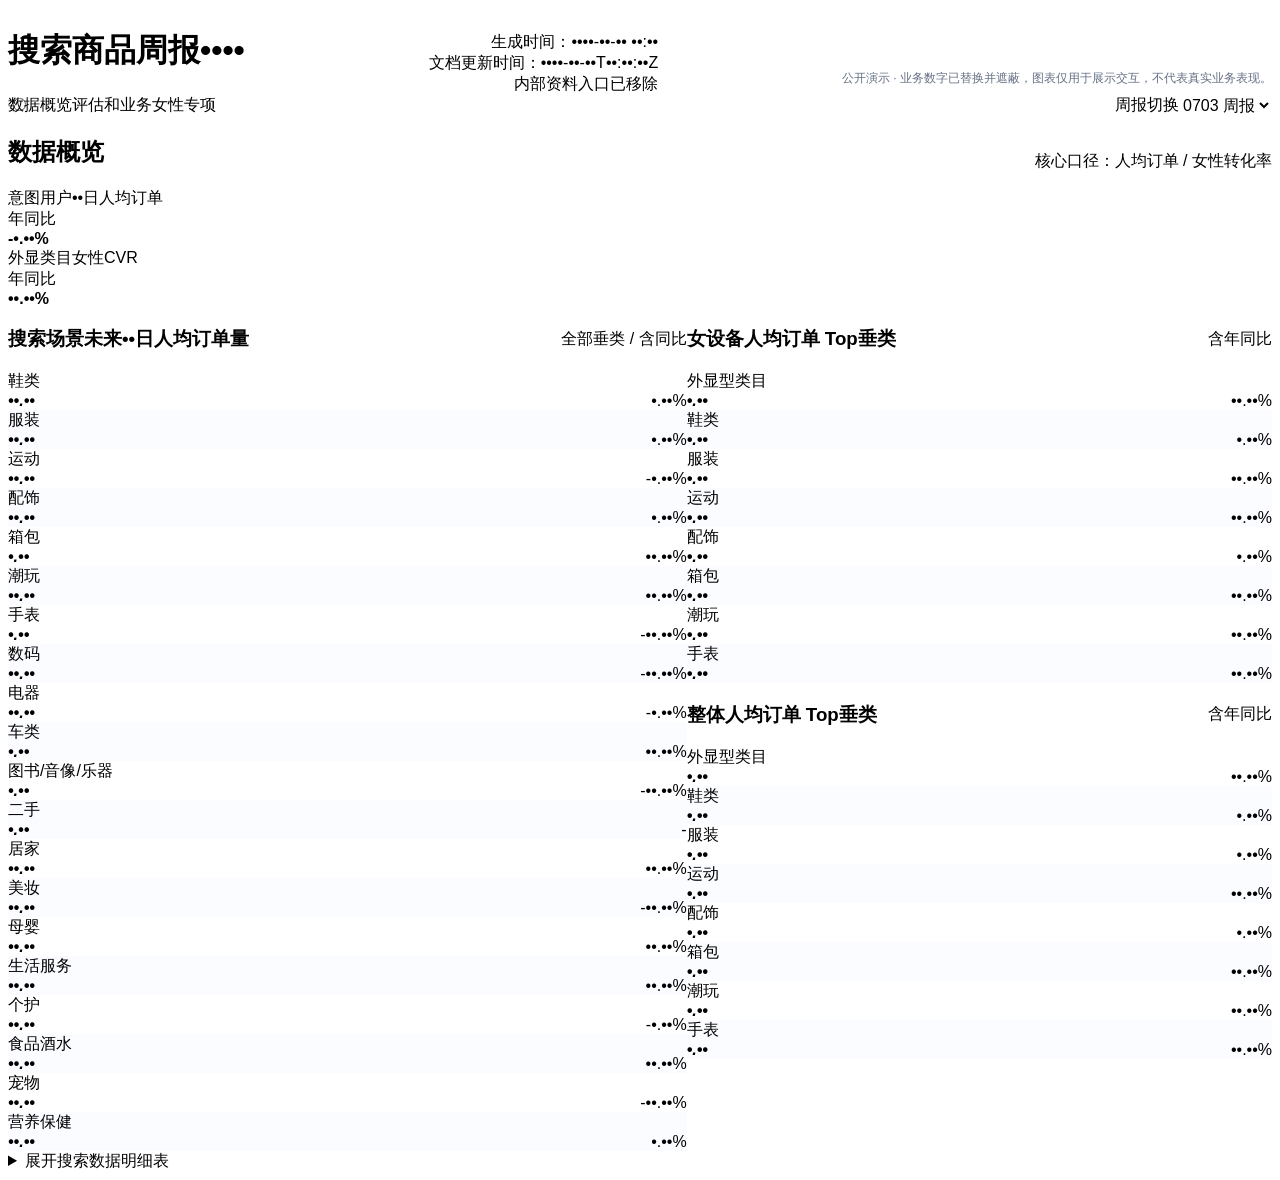
<file: search_weekly_dashboard_0703.html>
<!doctype html>
<html lang="zh-CN">
<head>
<script src="./number-blur.js"></script>
  <meta charset="utf-8">
  <meta name="viewport" content="width=device-width, initial-scale=1">
  <title>搜索商品周报0703 - 搜索看板</title>
  <style>
    :root {
      color-scheme: light;
      --bg: #f•f•fb;
      --panel: #ffffff;
      --ink: #•f••••;
      --muted: #••••••;
      --line: #d•e•ea;
      --blue: #•c•cba;
      --blue-soft: #e•efff;
      --pink: #cf•b•f;
      --pink-soft: #fde•f•;
      --green: #•f•••e;
      --green-soft: #dff•ef;
      --amber: #b••••f;
      --amber-soft: #fff•cf;
      --red: #c•••••;
      --red-soft: #fde•e•;
      --shadow: • ••px ••px rgba(••, ••, ••, .••);
    }
    * { box-sizing: border-box; }
    body {
      margin: •;
      font-family: -apple-system, BlinkMacSystemFont, "Segoe UI", "Microsoft YaHei", sans-serif;
      color: var(--ink);
      background: var(--bg);
    }
    .page {
      max-width: ••••px;
      margin: • auto;
      padding: ••px;
    }
    header {
      display: flex;
      justify-content: space-between;
      gap: ••px;
      align-items: flex-end;
      padding: ••px • ••px;
    }
    h•, h•, h•, p { margin: •; }
    h• { font-size: ••px; line-height: •.••; letter-spacing: •; }
    h• { font-size: ••px; letter-spacing: •; }
    h• { font-size: ••px; letter-spacing: •; }
    .eyebrow {
      color: var(--blue);
      font-weight: •••;
      margin-bottom: •px;
    }
    .source {
      text-align: right;
      color: var(--muted);
      font-size: ••px;
      line-height: •.•;
    }
    .source a { color: var(--blue); text-decoration: none; }
    .header-title {
      display: grid;
      min-width: •;
    }
    .report-history {
      display: inline-flex;
      align-items: center;
      gap: •px;
      padding: •px ••px;
      border: •px solid rgba(•••, •••, •••, .••);
      border-radius: •px;
      background: rgba(•••, •••, •••, .••);
      color: var(--muted);
      font-size: ••px;
      font-weight: •••;
      justify-self: end;
    }
    .report-history span {
      white-space: nowrap;
    }
    .report-history select {
      min-width: •••px;
      height: ••px;
      padding: • ••px • ••px;
      border: •px solid var(--line);
      border-radius: •px;
      color: #••••••;
      background: #fff;
      font: inherit;
      cursor: pointer;
    }
    .section {
      margin-top: ••px;
    }
    .tab-shell > input {
      position: absolute;
      opacity: •;
      pointer-events: none;
    }
    .dashboard-tab-sticky {
      position: sticky;
      top: •;
      z-index: ••;
      display: grid;
      gap: ••px;
      padding-top: •px;
      margin-bottom: ••px;
      background: linear-gradient(•••deg, rgba(•••, •••, •••, .••) •%, rgba(•••, •••, •••, .•) ••%, rgba(•••, •••, •••, •) •••%);
      backdrop-filter: blur(••px);
    }
    .dashboard-tab-row {
      display: flex;
      align-items: center;
      justify-content: space-between;
      gap: ••px;
      min-width: •;
    }
    .tabs {
      display: inline-flex;
      width: fit-content;
      max-width: •••%;
      gap: •px;
      padding: •px;
      margin: •;
      border: •px solid var(--line);
      border-radius: •px;
      background: rgba(•••, •••, •••, .••);
      box-shadow: • ••px ••px rgba(••, ••, ••, .••);
    }
    .tabs label {
      position: relative;
      display: inline-flex;
      align-items: center;
      justify-content: center;
      min-width: •••px;
      min-height: ••px;
      padding: •px ••px ••px;
      border-radius: •px;
      color: var(--muted);
      font-size: ••px;
      font-weight: •••;
      text-decoration: none;
      cursor: pointer;
      transition: color .••s ease, background .••s ease;
    }
    .tabs label::after {
      content: "";
      position: absolute;
      left: ••px;
      right: ••px;
      bottom: •px;
      height: •px;
      border-radius: •••px;
      background: transparent;
      transition: background .••s ease, transform .••s ease;
      transform: scaleX(.••);
    }
    .tabs label:hover {
      color: var(--blue);
      background: #f•f•ff;
    }
    #tab-overview:checked ~ .dashboard-tab-sticky .tabs label[for="tab-overview"],
    #tab-evaluation:checked ~ .dashboard-tab-sticky .tabs label[for="tab-evaluation"],
    #tab-female-special:checked ~ .dashboard-tab-sticky .tabs label[for="tab-female-special"] {
      color: var(--blue);
      background: var(--blue-soft);
    }
    #tab-overview:checked ~ .dashboard-tab-sticky .tabs label[for="tab-overview"]::after,
    #tab-evaluation:checked ~ .dashboard-tab-sticky .tabs label[for="tab-evaluation"]::after,
    #tab-female-special:checked ~ .dashboard-tab-sticky .tabs label[for="tab-female-special"]::after {
      background: var(--blue);
      transform: scaleX(•);
    }
    .tab-panel {
      display: none;
    }
    #tab-overview:checked ~ .tab-content .overview-panel,
    #tab-evaluation:checked ~ .tab-content .evaluation-panel,
    #tab-female-special:checked ~ .tab-content .female-special-panel {
      display: block;
    }
    .tab-panel {
      scroll-margin-top: ••px;
    }
    .evaluation-subtabs {
      display: grid;
      gap: ••px;
    }
    .eval-tab-nav {
      display: none;
      flex-wrap: nowrap;
      align-items: center;
      gap: •px;
      max-width: •••%;
      overflow-x: auto;
      overflow-y: hidden;
      padding: •px;
      border: •px solid var(--line);
      border-radius: •px;
      background: rgba(•••, •••, •••, .••);
      box-shadow: • ••px ••px rgba(••, ••, ••, .••);
      backdrop-filter: blur(••px);
      scrollbar-width: thin;
      scrollbar-color: #c•d•ee transparent;
    }
    #tab-evaluation:checked ~ .dashboard-tab-sticky .eval-tab-nav {
      display: flex;
    }
    .eval-tab-nav::-webkit-scrollbar {
      height: •px;
    }
    .eval-tab-nav::-webkit-scrollbar-thumb {
      background: #c•d•ee;
      border-radius: •••px;
    }
    .eval-tab {
      flex: • • auto;
      min-height: ••px;
      padding: ••px ••px;
      border: •px solid transparent;
      border-radius: •px;
      color: var(--muted);
      background: transparent;
      font-size: ••px;
      font-weight: •••;
      cursor: pointer;
      transition: background .••s ease, color .••s ease, border-color .••s ease, box-shadow .••s ease;
    }
    .eval-tab:hover {
      color: var(--blue);
      background: #f•f•ff;
    }
    #eval-tab-quality:checked ~ .dashboard-tab-sticky .eval-tab-nav .eval-tab-quality,
    #eval-tab-low:checked ~ .dashboard-tab-sticky .eval-tab-nav .eval-tab-low,
    #eval-tab-public:checked ~ .dashboard-tab-sticky .eval-tab-nav .eval-tab-public,
    #eval-tab-registration:checked ~ .dashboard-tab-sticky .eval-tab-nav .eval-tab-registration,
    #eval-tab-demand:checked ~ .dashboard-tab-sticky .eval-tab-nav .eval-tab-demand {
      color: var(--blue);
      border-color: #c•d•ff;
      background: #edf•ff;
      box-shadow: inset • -•px • var(--blue);
    }
    .eval-tab-panel {
      display: none;
    }
    #eval-tab-quality:checked ~ .tab-content .eval-tab-panels .eval-panel-quality,
    #eval-tab-low:checked ~ .tab-content .eval-tab-panels .eval-panel-low,
    #eval-tab-public:checked ~ .tab-content .eval-tab-panels .eval-panel-public,
    #eval-tab-registration:checked ~ .tab-content .eval-tab-panels .eval-panel-registration,
    #eval-tab-demand:checked ~ .tab-content .eval-tab-panels .eval-panel-demand {
      display: block;
    }
    .summary-card-grid.compact-grid {
      max-width: none;
      grid-template-columns: repeat(•, minmax(•, •fr));
      margin: • • ••px;
    }
    .compact-grid .metric-card {
      min-height: •••px;
    }
    .low-reference-frame-shell {
      width: •••%;
      min-height: •••px;
      overflow: hidden;
      border: •px solid var(--line);
      border-radius: •px;
      background: var(--bg);
      box-shadow: var(--shadow);
    }
    .low-reference-frame {
      display: block;
      width: •••%;
      height: ••••px;
      border: •;
      background: var(--bg);
    }
    .low-workbench-head {
      display: flex;
      justify-content: space-between;
      align-items: flex-start;
      gap: ••px;
      margin-bottom: ••px;
    }
    .low-workbench-head h• {
      font-size: ••px;
      line-height: •.••;
    }
    .low-workbench-head p {
      margin-top: •px;
      color: var(--muted);
      font-size: ••px;
      font-weight: •••;
      line-height: •.•;
    }
    .low-period-tabs {
      display: inline-flex;
      gap: •px;
      padding: •px;
      border: •px solid var(--line);
      border-radius: •••px;
      background: rgba(•••, •••, •••, .••);
      white-space: nowrap;
    }
    .low-period-tabs span {
      padding: •px ••px;
      border-radius: •••px;
      color: var(--muted);
      font-size: ••px;
      font-weight: •••;
    }
    .low-period-tabs .active {
      background: #•f••••;
      color: #ffffff;
      box-shadow: • •px ••px rgba(••, ••, ••, .••);
    }
    .low-workbench-grid {
      display: grid;
      grid-template-columns: minmax(•, •.•fr) minmax(•••px, .•fr);
      gap: ••px;
    }
    .low-workbench-main,
    .low-side-card {
      border: •px solid var(--line);
      border-radius: •px;
      background: rgba(•••, •••, •••, .••);
      box-shadow: • ••px ••px rgba(••, ••, ••, .••);
    }
    .low-workbench-main {
      padding: ••px;
    }
    .low-table-head {
      display: flex;
      justify-content: space-between;
      gap: ••px;
      align-items: flex-start;
      margin-bottom: ••px;
    }
    .low-table-head h• {
      font-size: ••px;
    }
    .low-table-head p {
      margin-top: •px;
      color: var(--muted);
      font-size: ••px;
      font-weight: •••;
      line-height: •.•;
    }
    .low-table-head > span {
      padding: •px ••px;
      border-radius: •••px;
      background: var(--amber-soft);
      color: var(--amber);
      font-size: ••px;
      font-weight: •••;
      white-space: nowrap;
    }
    .low-workbench-table {
      border-radius: •px;
      border: •px solid rgba(•••, •••, •••, .••);
      background: rgba(•••, •••, •••, .••);
    }
    .low-workbench-table table {
      min-width: •••px;
    }
    .low-workbench-table th {
      background: rgba(•••, •••, ••, .••);
      color: #••••••;
    }
    .low-workbench-table tbody tr:hover td {
      background: rgba(•••, •••, ••, .••);
    }
    .low-detail {
      margin-top: ••px;
      border: •px dashed #cbd•e•;
      border-radius: •px;
      background: #fbfcff;
    }
    .low-detail summary {
      padding: ••px ••px;
      color: #••••••;
      cursor: pointer;
      font-size: ••px;
      font-weight: •••;
    }
    .low-detail .table-scroll {
      border-width: •px • •;
      border-radius: • • •px •px;
    }
    .business-review-table table {
      min-width: •••px;
      table-layout: fixed;
    }
    .business-review-table th:nth-child(•),
    .business-review-table td:nth-child(•) { width: •••px; }
    .business-review-table th:nth-child(•),
    .business-review-table td:nth-child(•),
    .business-review-table th:nth-child(•),
    .business-review-table td:nth-child(•) { width: •••px; text-align: center; }
    .business-review-table th:nth-child(•),
    .business-review-table td:nth-child(•) { width: •••px; }
    .business-review-table th:nth-child(•),
    .business-review-table td:nth-child(•),
    .business-review-table th:nth-child(•),
    .business-review-table td:nth-child(•) { width: •••px; }
    .business-review-table th:nth-child(•),
    .business-review-table td:nth-child(•) { width: •••px; }
    .business-review-table td {
      white-space: normal;
      line-height: •.••;
    }
    .business-review-table .issue-cell span {
      display: inline-flex;
      max-width: •••%;
      padding: •px •px;
      border-radius: •••px;
      background: #fff•ed;
      color: #•a••••;
      font-size: ••px;
      font-weight: •••;
      line-height: •.••;
      white-space: normal;
    }
    .business-review-table .status-cell span {
      display: inline-flex;
      justify-content: center;
      min-width: ••px;
      padding: •px •px;
      border-radius: •••px;
      font-size: ••px;
      font-weight: •••;
    }
    .business-review-table .status-yes span {
      background: var(--green-soft);
      color: var(--green);
    }
    .business-review-table .status-no span {
      background: var(--red-soft);
      color: var(--red);
    }
    .business-review-table .long-cell {
      color: #••••••;
      white-space: normal;
    }
    .low-side-panel {
      display: grid;
      gap: ••px;
      align-content: start;
    }
    .low-side-card {
      padding: ••px;
    }
    .low-side-card > span {
      display: block;
      color: var(--muted);
      font-size: ••px;
      font-weight: •••;
      margin-bottom: •px;
    }
    .low-side-card > strong {
      display: block;
      color: var(--ink);
      font-size: ••px;
      line-height: •.•;
      font-weight: •••;
      font-variant-numeric: tabular-nums;
    }
    .low-side-card > p {
      margin-top: •px;
      color: var(--muted);
      font-size: ••px;
      line-height: •.•;
    }
    .low-stat-grid {
      display: grid;
      grid-template-columns: repeat(•, minmax(•, •fr));
      gap: •px;
      margin-top: ••px;
    }
    .low-stat-grid div {
      min-height: ••px;
      padding: ••px;
      border: •px solid #edf•f•;
      border-radius: •px;
      background: #f•fafc;
    }
    .low-stat-grid b {
      display: block;
      color: var(--ink);
      font-size: ••px;
      line-height: •.•;
      font-weight: •••;
      font-variant-numeric: tabular-nums;
    }
    .low-stat-grid em {
      display: block;
      margin-top: •px;
      color: var(--muted);
      font-size: ••px;
      font-style: normal;
      line-height: •.•;
    }
    .low-bar-list {
      display: grid;
      gap: ••px;
      margin-top: ••px;
    }
    .low-bar-row {
      display: grid;
      grid-template-columns: minmax(••px, •fr) minmax(•••px, •.•fr) ••px;
      gap: ••px;
      align-items: center;
      font-size: ••px;
    }
    .low-bar-row span {
      overflow: hidden;
      color: #••••••;
      font-weight: •••;
      text-overflow: ellipsis;
      white-space: nowrap;
    }
    .low-bar-row div {
      height: •px;
      overflow: hidden;
      border-radius: •••px;
      background: rgba(•••, •••, •••, .••);
    }
    .low-bar-row i {
      display: block;
      height: •••%;
      border-radius: inherit;
      background: linear-gradient(••deg, #••••••, #d•••••);
    }
    .low-bar-row b {
      color: var(--muted);
      font-size: ••px;
      font-weight: •••;
      text-align: right;
      font-variant-numeric: tabular-nums;
    }
    .module-placeholder {
      display: grid;
      align-content: center;
      min-height: •••px;
      padding: ••px;
      border: •px dashed #b•c•d•;
      border-radius: •px;
      background: #f•fbff;
      color: var(--muted);
    }
    .module-placeholder b {
      color: var(--ink);
      font-size: ••px;
      margin-bottom: •px;
    }
    .module-placeholder p {
      line-height: •.•;
    }
    .module-placeholder.tall {
      min-height: •••px;
    }
    .guide-quality-block {
      display: grid;
      gap: ••px;
    }
    .quality-guide-panel {
      background:
        linear-gradient(•••deg, #ffffff •%, #fbfdff •••%);
    }
    .quality-guide-panel > .panel-head {
      align-items: center;
      padding-bottom: ••px;
      margin-bottom: ••px;
      border-bottom: •px solid #e•eef•;
    }
    .quality-guide-panel > .panel-head h• {
      font-size: ••px;
    }
    .guide-quality-split {
      display: grid;
      grid-template-columns: minmax(•, •.••fr) minmax(•••px, .••fr);
      gap: ••px;
      align-items: start;
    }
    .guide-quality-column {
      min-width: •;
      border: •px solid #e•edf•;
      border-radius: •px;
      background: #ffffff;
      box-shadow: • •px ••px rgba(••, ••, ••, .•••);
      overflow: hidden;
    }
    .guide-quality-column > .guide-quality-hero,
    .guide-quality-column > .guide-quality-accuracy-grid,
    .guide-quality-column > .guide-problem-panel {
      margin: ••px;
    }
    .guide-quality-column .quality-monitor-block-head {
      background: linear-gradient(•••deg, #fbfdff •%, #f•faff •••%);
    }
    .guide-quality-problem-column .quality-monitor-block-head {
      background: linear-gradient(•••deg, #fffafb •%, #fbfdff •••%);
    }
    .guide-quality-accuracy-grid {
      display: grid;
      grid-template-columns: repeat(•, minmax(•, •fr));
      gap: ••px;
    }
    .guide-problem-panel {
      min-height: •••px;
      display: grid;
      align-content: start;
    }
    .guide-quality-hero {
      display: grid;
      grid-template-columns: minmax(•••px, .••fr) minmax(•, •.••fr);
      gap: ••px;
      align-items: stretch;
      padding: ••px;
      border: •px solid #e•edf•;
      border-radius: •px;
      background: linear-gradient(•••deg, #ffffff •%, #f•fbff ••%, #f•faf• •••%);
      box-shadow: inset •px • • rgba(••, ••, •••, .••);
    }
    .guide-quality-hero > div:first-child {
      display: grid;
      align-content: center;
      min-height: •••px;
      padding-left: •px;
    }
    .guide-quality-hero span,
    .guide-tier-card span,
    .guide-problem-row span,
    .guide-industry-row span {
      color: var(--muted);
      font-size: ••px;
      font-weight: •••;
    }
    .guide-quality-hero strong {
      display: block;
      margin: •px • •px;
      color: var(--blue);
      font-size: ••px;
      font-weight: •••;
      line-height: •;
      font-variant-numeric: tabular-nums;
    }
    .guide-quality-hero p {
      color: var(--green);
      font-size: ••px;
      font-weight: •••;
    }
    .guide-m•-hero p {
      color: #••••••;
      line-height: •.••;
    }
    .guide-kpi-grid {
      display: grid;
      grid-template-columns: repeat(•, minmax(•, •fr));
      gap: ••px;
    }
    .guide-kpi-grid div {
      min-height: ••px;
      padding: ••px;
      border: •px solid rgba(•••, •••, •••, .••);
      border-radius: •px;
      background: rgba(•••, •••, •••, .•);
      box-shadow: • •px ••px rgba(••, ••, ••, .••);
    }
    .guide-kpi-grid b {
      display: block;
      margin-bottom: •px;
      color: var(--ink);
      font-size: ••px;
      font-weight: •••;
      line-height: •.•;
      font-variant-numeric: tabular-nums;
    }
    .guide-kpi-grid span {
      line-height: •.••;
    }
    .guide-quality-grid {
      display: grid;
      grid-template-columns: repeat(•, minmax(•, •fr));
      gap: ••px;
    }
    .guide-panel {
      padding: ••px;
      border: •px solid #e•eef•;
      border-radius: •px;
      background: #ffffff;
      box-shadow: • •px ••px rgba(••, ••, ••, .••);
    }
    .guide-panel.wide {
      grid-column: • / -•;
    }
    .guide-panel .panel-head {
      margin-bottom: ••px;
    }
    .guide-tier-grid,
    .guide-problem-list,
    .guide-industry-list {
      display: grid;
      gap: •px;
    }
    .guide-tier-card {
      min-height: ••px;
      padding: ••px;
      border: •px solid #edf•f•;
      border-radius: •px;
      background: #fbfdff;
    }
    .guide-tier-card > div {
      display: flex;
      justify-content: space-between;
      gap: •px;
      align-items: baseline;
    }
    .guide-tier-card b {
      color: var(--blue);
      font-size: ••px;
      font-variant-numeric: tabular-nums;
    }
    .guide-tier-card p {
      margin-top: •px;
      color: var(--muted);
      font-size: ••px;
      line-height: •.••;
    }
    .guide-progress,
    .guide-problem-row div,
    .guide-industry-track {
      height: •px;
      overflow: hidden;
      border-radius: •••px;
      background: #edf•f•;
      box-shadow: inset • •px •px rgba(••, ••, ••, .••);
    }
    .guide-progress {
      margin-top: •px;
    }
    .guide-progress i,
    .guide-problem-row i,
    .guide-industry-track i {
      display: block;
      height: •••%;
      border-radius: inherit;
    }
    .guide-progress i {
      background: linear-gradient(••deg, var(--blue), #••b•b•);
    }
    .guide-problem-row {
      display: grid;
      grid-template-columns: minmax(•••px, •.••fr) minmax(••px, •.••fr) ••px;
      gap: ••px;
      align-items: center;
      min-height: ••px;
      padding: •px •;
      border-bottom: •px solid #edf•f•;
    }
    .guide-problem-row:last-child {
      border-bottom: •;
    }
    .guide-problem-row span,
    .guide-industry-row span {
      overflow: hidden;
      text-overflow: ellipsis;
      white-space: nowrap;
    }
    .guide-problem-row span {
      color: #••••••;
      font-weight: •••;
    }
    .guide-problem-row i {
      background: linear-gradient(••deg, #•b•cf•, #ec••••, #f••e•b);
      box-shadow: • •px ••px rgba(•••, ••, •••, .••);
    }
    .guide-problem-row b,
    .guide-industry-row b,
    .guide-industry-row em {
      color: var(--ink);
      font-size: ••px;
      font-weight: •••;
      text-align: right;
      font-style: normal;
      font-variant-numeric: tabular-nums;
      white-space: nowrap;
    }
    .guide-problem-row b {
      color: #•f••••;
      letter-spacing: •;
    }
    .guide-industry-row {
      display: grid;
      grid-template-columns: minmax(••px, .•fr) minmax(••px, •fr) minmax(••px, auto) minmax(••px, auto);
      gap: •px;
      align-items: center;
      min-height: ••px;
    }
    .guide-industry-track i {
      background: linear-gradient(••deg, #•c•cba, #•dd•bf);
    }
    .guide-industry-row em {
      color: var(--green);
    }
    .guide-m•-summary-panel {
      margin: ••px;
    }
    .guide-m•-insight-panel {
      margin: • ••px ••px;
    }
    .guide-m•-insight-grid {
      display: grid;
      grid-template-columns: repeat(•, minmax(•, •fr));
      gap: ••px;
    }
    .guide-m•-overview-card p,
    .guide-m•-insight-card p {
      min-height: ••px;
    }
    .guide-m•-issue-list {
      display: grid;
      gap: •px;
    }
    .guide-m•-issue-row {
      grid-template-columns: minmax(•••px, •.••fr) minmax(••px, •.••fr) •••px;
    }
    .guide-quality-detail {
      margin-top: •;
      box-shadow: none;
    }
    .guide-quality-detail summary {
      padding: ••px ••px;
      font-size: ••px;
    }
    .guide-quality-detail .module-tabs,
    .guide-quality-detail .module-tab-panels,
    .guide-quality-detail .module-tab-panel {
      min-width: •;
      max-width: •••%;
    }
    .guide-quality-detail .module-tab-nav {
      overflow-x: auto;
    }
    .guide-quality-table table {
      min-width: •••px;
      width: max-content;
      table-layout: auto;
    }
    .guide-quality-table th,
    .guide-quality-table td {
      white-space: nowrap;
    }
    .guide-m•-table th,
    .guide-m•-table td {
      white-space: normal;
      overflow-wrap: anywhere;
    }
    .guide-m•-table th:nth-child(•),
    .guide-m•-table td:nth-child(•) {
      min-width: •••px;
    }
    .guide-m•-raw-table table {
      min-width: •••px;
    }
    .guide-source-tabs {
      display: inline-flex;
      max-width: •••%;
      gap: •px;
      padding: •px;
      border: •px solid #dbe•f•;
      border-radius: •px;
      background: #f•faff;
      box-shadow: inset • •px • rgba(•••, •••, •••, .••);
    }
    .guide-source-tabs span {
      display: inline-flex;
      align-items: center;
      min-height: ••px;
      padding: •px ••px;
      border-radius: •px;
      color: var(--muted);
      font-size: ••px;
      font-weight: •••;
      line-height: •.•;
      white-space: nowrap;
    }
    .guide-source-tabs .active {
      background: #ffffff;
      color: var(--blue);
      box-shadow: • •px ••px rgba(••, ••, •••, .••);
    }
    .guide-source-tabs .disabled {
      color: #••a•b•;
      background: transparent;
    }
    .product-demand-panel {
      background: linear-gradient(•••deg, #ffffff •%, #fbfdff •••%);
    }
    .product-demand-raw-detail .details-grid {
      gap: ••px;
    }
    .product-demand-raw-detail .table-scroll {
      max-height: min(•••px, ••vh);
      overflow: auto;
      overscroll-behavior: contain;
    }
    .product-demand-raw-detail table thead th {
      position: sticky;
      top: •;
      z-index: •;
      background: #eef•fb;
      box-shadow: inset • -•px • #dbe•f•;
    }
    .demand-kpi-grid {
      display: grid;
      grid-template-columns: repeat(•, minmax(•, •fr));
      gap: ••px;
      margin-bottom: ••px;
    }
    .demand-visual-grid {
      display: grid;
      grid-template-columns: minmax(•, •.••fr) minmax(•••px, .••fr);
      gap: ••px;
      margin-bottom: ••px;
    }
    .demand-visual-card,
    .demand-week-panel {
      padding: ••px;
      border: •px solid #e•edf•;
      border-radius: •px;
      background: #ffffff;
      box-shadow: • •px ••px rgba(••, ••, ••, .•••);
    }
    .demand-visual-card .panel-head,
    .demand-week-panel .panel-head {
      margin-bottom: ••px;
    }
    .demand-type-list {
      display: grid;
      gap: ••px;
    }
    .demand-type-row {
      display: grid;
      grid-template-columns: ••px minmax(•••px, •fr) ••px ••px;
      gap: ••px;
      align-items: center;
      min-height: ••px;
      padding: •px •;
      border-bottom: •px solid #edf•f•;
    }
    .demand-type-row:last-child {
      border-bottom: •;
    }
    .demand-type-row span,
    .demand-week-row span {
      color: #••••••;
      font-size: ••px;
      font-weight: •••;
    }
    .demand-type-track {
      height: ••px;
      overflow: hidden;
      border-radius: •••px;
      background: #edf•f•;
      box-shadow: inset • •px •px rgba(••, ••, ••, .••);
    }
    .demand-type-track i {
      display: block;
      height: •••%;
      border-radius: inherit;
      background: linear-gradient(••deg, #•c•cba, #•dd•bf);
      box-shadow: • •px ••px rgba(••, ••, •••, .••);
    }
    .demand-type-row b,
    .demand-type-row em {
      color: var(--ink);
      font-size: ••px;
      font-style: normal;
      font-weight: •••;
      text-align: right;
      font-variant-numeric: tabular-nums;
      white-space: nowrap;
    }
    .demand-type-row em {
      color: var(--muted);
    }
    .demand-status-stack {
      display: flex;
      height: ••px;
      overflow: hidden;
      border-radius: •••px;
      background: #edf•f•;
      box-shadow: inset • •px •px rgba(••, ••, ••, .••);
    }
    .demand-status-seg {
      display: block;
      min-width: •px;
    }
    .demand-status-seg.seg-• { background: linear-gradient(••deg, #•c•cba, #•b••f•); }
    .demand-status-seg.seg-• { background: linear-gradient(••deg, #•f•••e, #•dd•bf); }
    .demand-status-seg.seg-• { background: linear-gradient(••deg, #b••••f, #f••e•b); }
    .demand-status-seg.seg-• { background: linear-gradient(••deg, #cf•b•f, #ec••••); }
    .demand-status-grid {
      display: grid;
      grid-template-columns: repeat(•, minmax(•, •fr));
      gap: ••px;
      margin-top: ••px;
    }
    .demand-status-chip {
      min-height: ••px;
      padding: ••px ••px;
      border: •px solid #edf•f•;
      border-radius: •px;
      background: #fbfcff;
    }
    .demand-status-chip span,
    .demand-week-kpi span {
      display: block;
      color: var(--muted);
      font-size: ••px;
      font-weight: •••;
    }
    .demand-status-chip b,
    .demand-week-kpi b {
      display: block;
      margin: •px • •px;
      color: var(--ink);
      font-size: ••px;
      font-weight: •••;
      line-height: •.•;
      font-variant-numeric: tabular-nums;
    }
    .demand-status-chip em {
      color: var(--muted);
      font-size: ••px;
      font-style: normal;
      font-weight: •••;
    }
    .demand-week-kpi-grid {
      display: grid;
      grid-template-columns: repeat(•, minmax(•, •fr));
      gap: ••px;
      margin-bottom: ••px;
    }
    .demand-week-kpi {
      min-height: ••px;
      padding: ••px ••px;
      border: •px solid #edf•f•;
      border-radius: •px;
      background: #fbfcff;
    }
    .demand-week-kpi b {
      color: var(--blue);
      font-size: ••px;
    }
    .demand-week-type-list {
      display: grid;
      gap: •px;
    }
    .demand-week-row {
      display: grid;
      grid-template-columns: ••px •fr;
      gap: ••px;
      align-items: center;
      min-height: ••px;
      padding: •px ••px;
      border: •px solid #edf•f•;
      border-radius: •px;
      background: #ffffff;
    }
    .demand-week-row p {
      display: flex;
      flex-wrap: wrap;
      gap: •px;
    }
    .demand-week-row i {
      display: inline-flex;
      min-height: ••px;
      align-items: center;
      padding: •px •px;
      border-radius: •••px;
      background: #f•f•fc;
      color: #•••••a;
      font-size: ••px;
      font-style: normal;
      font-weight: •••;
      white-space: nowrap;
    }
    .always-open {
      padding: •;
    }
    .section-title {
      display: flex;
      align-items: end;
      justify-content: space-between;
      gap: ••px;
      margin: ••px • ••px;
    }
    .section-title p {
      color: var(--muted);
      font-size: ••px;
      font-weight: •••;
    }
    .subsection-title {
      display: flex;
      align-items: end;
      justify-content: space-between;
      gap: ••px;
      margin: • • ••px;
    }
    .subsection-title p {
      color: var(--muted);
      font-size: ••px;
      font-weight: •••;
    }
    .summary-card-grid {
      display: grid;
      grid-template-columns: repeat(•, minmax(•, •fr));
      gap: ••px;
      max-width: •••px;
      margin: • auto ••px;
    }
    .summary-card {
      min-height: •••px;
      padding: ••px;
      border: •px solid #d•e•f•;
      border-radius: •px;
      background:
        linear-gradient(•••deg, rgba(•••, •••, •••, .••), rgba(•••, •••, •••, .••)),
        radial-gradient(circle at •px •px, rgba(••, ••, •••, .••) •px, transparent •);
      background-size: auto, ••px ••px;
      box-shadow: • ••px ••px rgba(••, ••, •••, .••);
      text-align: center;
    }
    .summary-card > span {
      display: block;
      color: var(--ink);
      font-size: ••px;
      font-weight: •••;
      line-height: •.••;
    }
    .summary-card strong {
      display: block;
      margin: •px • ••px;
      font-size: ••px;
      line-height: •.•;
      font-variant-numeric: tabular-nums;
    }
    .summary-trends {
      display: grid;
      grid-template-columns: repeat(•, minmax(•, •fr));
      gap: •px;
      margin-top: ••px;
    }
    .summary-trends div {
      min-height: ••px;
      padding: •px;
      border: •px solid #e•edf•;
      border-radius: •px;
      background: #fff;
    }
    .summary-trends div:only-child {
      grid-column: • / -•;
    }
    .summary-trends em {
      display: block;
      color: var(--muted);
      font-size: ••px;
      font-style: normal;
      font-weight: •••;
    }
    .summary-trends b {
      display: block;
      margin-top: •px;
      font-size: ••px;
      font-variant-numeric: tabular-nums;
    }
    .summary-card p {
      margin-top: ••px;
      color: var(--muted);
      font-size: ••px;
    }
    .overview-kpi-grid {
      max-width: •••px;
      gap: ••px;
      margin-bottom: ••px;
    }
    .overview-kpi-grid .summary-card {
      position: relative;
      min-height: •••px;
      padding: ••px ••px ••px;
      overflow: hidden;
      border-color: #d•e•f•;
      background:
        linear-gradient(•••deg, rgba(•••, •••, •••, .••), rgba(•••, •••, •••, .••) ••%, rgba(•••, •••, •••, .••)),
        radial-gradient(circle at ••px ••px, rgba(••, ••, •••, .••) •.•px, transparent •);
      background-size: auto, ••px ••px;
      box-shadow: • ••px ••px rgba(••, ••, •••, .••), inset • •px • rgba(•••, •••, •••, .••);
      text-align: left;
    }
    .overview-kpi-grid .summary-card::before {
      content: "";
      position: absolute;
      left: •;
      top: ••px;
      bottom: ••px;
      width: •px;
      border-radius: • •••px •••px •;
      background: linear-gradient(•••deg, var(--blue), #••b•b•);
    }
    .overview-kpi-grid .summary-card::after {
      content: "";
      position: absolute;
      right: -••px;
      top: -••px;
      width: •••px;
      height: •••px;
      border-radius: ••%;
      background: rgba(•••, •••, •••, .••);
      border: •px solid rgba(•••, •••, •••, .•);
    }
    .overview-kpi-grid .summary-card > span {
      position: relative;
      z-index: •;
      color: #•d••••;
      font-size: ••px;
      font-weight: •••;
    }
    .overview-kpi-grid .summary-card strong {
      position: relative;
      z-index: •;
      margin: •px • •px;
      color: #•••••d;
      font-size: ••px;
      font-weight: •••;
    }
    .overview-kpi-grid .summary-trends {
      position: relative;
      z-index: •;
      gap: ••px;
      margin-top: ••px;
    }
    .overview-kpi-grid .summary-trends div {
      min-height: ••px;
      padding: •px ••px;
      border: •px solid rgba(•••, •••, •••, .•);
      background: rgba(•••, •••, •••, .••);
      box-shadow: inset • •px • rgba(•••, •••, •••, .•);
    }
    .overview-kpi-grid .summary-trends em {
      color: #•••••b;
      font-size: ••px;
      font-weight: •••;
    }
    .overview-kpi-grid .summary-trends b {
      color: #•f•••e;
      font-size: ••px;
      font-weight: •••;
    }
    .overview-kpi-grid .summary-trends b.positive {
      color: var(--green);
    }
    .overview-kpi-grid .summary-trends b.negative {
      color: var(--red);
    }
    .overview-kpi-grid .summary-trends b.neutral {
      color: var(--muted);
    }
    .overview-kpi-grid .summary-card-yoy-focus {
      justify-content: center;
      min-height: •••px;
    }
    .overview-kpi-grid .summary-yoy-focus {
      position: relative;
      z-index: •;
      display: grid;
      align-content: center;
      min-height: •••px;
      margin-top: ••px;
      padding: ••px ••px;
      border: •px solid rgba(•••, •••, •••, .•);
      border-radius: •px;
      background: rgba(•••, •••, •••, .••);
      box-shadow: inset • •px • rgba(•••, •••, •••, .•);
    }
    .overview-kpi-grid .summary-yoy-focus em {
      color: #•••••b;
      font-size: ••px;
      font-style: normal;
      font-weight: •••;
    }
    .overview-kpi-grid .summary-yoy-focus b {
      margin-top: •px;
      font-size: ••px;
      font-weight: •••;
      line-height: •;
      font-variant-numeric: tabular-nums;
    }
    .overview-kpi-grid .summary-yoy-focus b.positive {
      color: var(--green);
    }
    .overview-kpi-grid .summary-yoy-focus b.negative {
      color: var(--red);
    }
    .overview-kpi-grid .summary-yoy-focus b.neutral {
      color: var(--muted);
    }
    .overview-kpi-grid .summary-card p {
      position: relative;
      z-index: •;
      margin-top: ••px;
      color: #•••••b;
      font-weight: •••;
      text-align: center;
    }
    .hero-grid {
      display: grid;
      grid-template-columns: •.•fr .•fr;
      gap: ••px;
    }
    .metric-grid {
      display: grid;
      grid-template-columns: repeat(•, minmax(•, •fr));
      gap: ••px;
    }
    .metric-card, .panel {
      background: var(--panel);
      border: •px solid var(--line);
      border-radius: •px;
      box-shadow: var(--shadow);
    }
    .metric-card {
      min-height: •••px;
      padding: ••px;
      display: flex;
      flex-direction: column;
      justify-content: space-between;
    }
    .metric-card.blue { background: linear-gradient(•••deg, #fff, var(--blue-soft)); }
    .metric-card.pink { background: linear-gradient(•••deg, #fff, var(--pink-soft)); }
    .metric-card.green { background: linear-gradient(•••deg, #fff, var(--green-soft)); }
    .metric-card.amber { background: linear-gradient(•••deg, #fff, var(--amber-soft)); }
    .metric-label {
      color: var(--muted);
      font-size: ••px;
      font-weight: •••;
    }
    .metric-card strong {
      display: block;
      margin: •px • ••px;
      font-size: ••px;
      line-height: •.•;
      letter-spacing: •;
    }
    .metric-foot {
      display: flex;
      justify-content: space-between;
      gap: •px;
      align-items: center;
      color: var(--muted);
      font-size: ••px;
    }
    .change {
      display: inline-flex;
      align-items: center;
      min-height: ••px;
      padding: •px •px;
      border-radius: •••px;
      font-size: ••px;
      font-weight: •••;
      background: #eef•f•;
      color: var(--muted);
      white-space: nowrap;
    }
    .positive { color: var(--green); background: var(--green-soft); }
    .negative { color: var(--red); background: var(--red-soft); }
    .neutral { color: var(--muted); }
    .panel {
      padding: ••px;
      overflow: hidden;
    }
    .panel-head {
      display: flex;
      justify-content: space-between;
      align-items: center;
      gap: ••px;
      margin-bottom: ••px;
    }
    .panel-head span {
      color: var(--muted);
      font-size: ••px;
      font-weight: •••;
    }
    .compare-grid {
      display: grid;
      grid-template-columns: repeat(•, minmax(•, •fr));
      gap: ••px;
    }
    .compare-item {
      border: •px solid var(--line);
      border-radius: •px;
      padding: ••px;
      min-height: •••px;
      background: #fbfcff;
    }
    .compare-item b {
      display: block;
      margin: •px • •px;
      font-size: ••px;
      letter-spacing: •;
    }
    .compare-item span, .note {
      color: var(--muted);
      font-size: ••px;
      line-height: •.•;
    }
    .two-columns {
      display: grid;
      grid-template-columns: repeat(•, minmax(•, •fr));
      gap: ••px;
      margin-top: ••px;
    }
    .overview-rank-layout {
      align-items: start;
    }
    .overview-rank-stack {
      grid-column: •;
      display: grid;
      gap: ••px;
    }
    .bar-row {
      display: grid;
      grid-template-columns: ••px minmax(•••px, •fr) ••px ••px;
      gap: ••px;
      align-items: center;
      min-height: ••px;
      padding: •px •px;
      border-radius: •px;
      font-size: ••px;
      transition: background .••s ease, transform .••s ease;
    }
    .bar-row:nth-child(odd) { background: #fbfcff; }
    .bar-row:hover {
      background: #f•f•ff;
      transform: translateY(-•px);
    }
    .bar-row.compact { grid-template-columns: •••px minmax(•••px, •fr) ••px; }
    .rank-bar {
      grid-template-columns: ••px minmax(•••px, •fr) ••px;
    }
    .intent-rank-bar {
      grid-template-columns: •••px minmax(•••px, •fr) ••px;
      min-height: ••px;
      padding-block: •px;
    }
    .bar-name {
      overflow: hidden;
      text-overflow: ellipsis;
      white-space: nowrap;
      color: var(--ink);
      font-weight: •••;
    }
    .bar-track {
      position: relative;
      height: ••px;
      background: linear-gradient(•••deg, #eef•fa, #e•edf•);
      border-radius: •••px;
      overflow: hidden;
      box-shadow: inset • •px •px rgba(••, ••, ••, .••);
    }
    .bar-track i {
      display: block;
      height: •••%;
      min-width: •px;
      background: linear-gradient(••deg, #•c•cba •%, #•f••ed ••%, #••c•b• •••%);
      border-radius: inherit;
      box-shadow: • •px ••px rgba(••, ••, •••, .••);
      position: relative;
    }
    .bar-track i::after {
      content: "";
      position: absolute;
      inset: •px •px auto •px;
      height: •px;
      border-radius: inherit;
      background: rgba(•••, •••, •••, .••);
    }
    .rank-bar .bar-track {
      overflow: visible;
    }
    .rank-bar .bar-track i b {
      position: absolute;
      right: •;
      top: ••%;
      transform: translate(••%, -••%);
      z-index: •;
      min-width: ••px;
      padding: •px •px;
      border: •px solid #dfe•f•;
      border-radius: •••px;
      background: rgba(•••, •••, •••, .••);
      box-shadow: • •px ••px rgba(••, ••, ••, .••);
      color: var(--ink);
      font-size: ••px;
      font-weight: •••;
      line-height: •.•;
      text-align: center;
      font-variant-numeric: tabular-nums;
      white-space: nowrap;
    }
    .bar-value {
      text-align: right;
      font-variant-numeric: tabular-nums;
      color: var(--ink);
      font-weight: •••;
      white-space: nowrap;
    }
    .goal-bar .bar-value,
    .flow-bar .bar-value,
    .workload-bar .bar-value {
      justify-self: end;
      min-width: ••px;
      padding: •px •px;
      border-radius: •••px;
      background: #fff;
      border: •px solid #e•edf•;
      box-shadow: • •px ••px rgba(••, ••, ••, .••);
      text-align: center;
      font-size: ••px;
    }
    .rank-bar .change,
    .goal-bar .change {
      justify-self: end;
      min-width: ••px;
      justify-content: center;
      box-shadow: • •px ••px rgba(••, ••, ••, .••);
    }
    .workload-bar .bar-track i {
      background: linear-gradient(••deg, #•c•cba, #•dd•bf);
    }
    .flow-bar .bar-track i {
      background: linear-gradient(••deg, #•f•••e, #•dd•bf);
    }
    .goal-bar .bar-track i {
      background: linear-gradient(••deg, #b••••f, #f••e•b, #•dd•bf);
    }
    .business-kpi-grid {
      display: grid;
      grid-template-columns: repeat(•, minmax(•, •fr));
      gap: ••px;
      margin-bottom: ••px;
    }
    .registration-grid {
      display: grid;
      grid-template-columns: repeat(•, minmax(•, •fr));
      gap: ••px;
    }
    .registration-grid .wide { grid-column: • / -•; }
    .stacked-metrics, .impact-grid {
      display: grid;
      grid-template-columns: repeat(•, minmax(•, •fr));
      gap: ••px;
    }
    .impact-grid {
      grid-template-columns: repeat(•, minmax(•, •fr));
    }
    .impact-grid.small {
      grid-template-columns: repeat(•, minmax(•, •fr));
    }
    .target-card {
      min-height: •••px;
    }
    .target-progress {
      display: grid;
      grid-template-columns: •fr ••px;
      gap: ••px;
      align-items: center;
      margin-top: ••px;
      color: var(--muted);
      font-size: ••px;
      font-weight: •••;
    }
    .target-progress::before {
      content: "";
      grid-column: •;
      grid-row: •;
      height: ••px;
      border-radius: •••px;
      background: #edf•f•;
    }
    .target-progress i {
      grid-column: •;
      grid-row: •;
      height: ••px;
      border-radius: •••px;
      background: linear-gradient(••deg, var(--green), #•dd•bf);
      z-index: •;
    }
    .target-progress b {
      grid-column: •;
      grid-row: •;
      text-align: right;
    }
    .stat-list {
      display: grid;
      grid-template-columns: repeat(•, minmax(•, •fr));
      gap: ••px;
    }
    .stat-list div {
      min-height: ••px;
      padding: ••px;
      border: •px solid var(--line);
      border-radius: •px;
      background: #fbfcff;
    }
    .stat-list span,
    .value-card > span,
    .stat-pair span {
      display: block;
      color: var(--muted);
      font-size: ••px;
      font-weight: •••;
    }
    .stat-list b {
      display: block;
      margin: •px •;
      font-size: ••px;
      line-height: •.•;
      font-variant-numeric: tabular-nums;
    }
    .stat-list em {
      color: var(--muted);
      font-size: ••px;
      font-style: normal;
      line-height: •.•;
    }
    .stat-combo p {
      display: grid;
      grid-template-columns: repeat(•, minmax(•, •fr));
      gap: •px;
      margin-top: ••px;
    }
    .stat-combo i {
      padding: •px;
      border-radius: •px;
      background: #ffffff;
      color: var(--muted);
      font-size: ••px;
      font-style: normal;
      line-height: •.•;
    }
    .stat-combo strong {
      display: block;
      margin-top: •px;
      color: var(--ink);
      font-size: ••px;
      font-weight: •••;
      font-variant-numeric: tabular-nums;
    }
    .workload-bars {
      display: grid;
      gap: ••px;
      margin-bottom: ••px;
    }
    .workload-pie-wrap {
      display: grid;
      grid-template-columns: •••px •fr;
      gap: ••px;
      align-items: center;
      margin-bottom: ••px;
      min-height: •••px;
    }
    .workload-pie {
      position: relative;
      width: •••px;
      aspect-ratio: •;
      border-radius: ••%;
      box-shadow: inset • • • •px rgba(••, ••, ••, .••), • ••px ••px rgba(••, ••, ••, .••);
    }
    .workload-pie::after {
      content: "";
      position: absolute;
      inset: ••px;
      border-radius: ••%;
      background: var(--panel);
      box-shadow: inset • • • •px var(--line);
    }
    .workload-pie span {
      position: absolute;
      inset: •;
      z-index: •;
      display: grid;
      place-items: center;
      color: var(--ink);
      font-size: ••px;
      font-weight: •••;
      font-variant-numeric: tabular-nums;
    }
    .workload-legend {
      display: grid;
      gap: ••px;
    }
    .workload-legend div {
      display: grid;
      grid-template-columns: ••px •fr auto auto;
      gap: ••px;
      align-items: center;
      min-height: ••px;
      padding: ••px ••px;
      border: •px solid var(--line);
      border-radius: •px;
      background: #fbfcff;
    }
    .workload-legend span {
      font-weight: •••;
    }
    .workload-legend b {
      font-variant-numeric: tabular-nums;
    }
    .workload-legend em {
      min-width: ••px;
      padding: •px •px;
      border-radius: •••px;
      background: var(--blue-soft);
      color: var(--blue);
      font-size: ••px;
      font-style: normal;
      font-weight: •••;
      text-align: center;
    }
    .dot {
      width: ••px;
      height: ••px;
      border-radius: ••%;
    }
    .blue-dot { background: #•c•cba; }
    .teal-dot { background: #••b•b•; }
    .amber-dot { background: #f•b••b; }
    .value-grid {
      display: grid;
      grid-template-columns: repeat(•, minmax(•, •fr));
      gap: ••px;
    }
    .value-card {
      min-height: •••px;
      padding: ••px;
      border: •px solid var(--line);
      border-radius: •px;
      background: #fbfcff;
    }
    .value-card strong {
      display: block;
      margin-top: •px;
      font-size: ••px;
      line-height: •.•;
      font-variant-numeric: tabular-nums;
    }
    .value-card p {
      margin: •px • ••px;
      color: var(--muted);
      font-size: ••px;
      line-height: •.•;
    }
    .value-group-grid {
      display: grid;
      grid-template-columns: repeat(•, minmax(•, •fr));
      gap: ••px;
    }
    .value-group-card {
      min-height: •••px;
      padding: ••px;
      border: •px solid var(--line);
      border-radius: •px;
      background: #fbfcff;
    }
    .value-group-head {
      display: flex;
      justify-content: space-between;
      gap: ••px;
      align-items: flex-start;
      margin-bottom: ••px;
    }
    .value-group-head span {
      color: var(--ink);
      font-size: ••px;
      font-weight: •••;
    }
    .value-group-head b {
      color: var(--muted);
      font-size: ••px;
      font-weight: •••;
      text-align: right;
      line-height: •.•;
    }
    .value-kpi-pairs {
      display: grid;
      grid-template-columns: repeat(•, minmax(•, •fr));
      gap: ••px;
    }
    .value-kpi-pairs div {
      min-height: ••px;
      padding: ••px;
      border: •px solid #edf•f•;
      border-radius: •px;
      background: #ffffff;
    }
    .value-kpi-pairs span {
      display: block;
      color: var(--muted);
      font-size: ••px;
      font-weight: •••;
    }
    .value-kpi-pairs strong {
      display: block;
      margin: •px • •px;
      padding: •px •px;
      font-size: ••px;
      font-weight: •••;
      line-height: •.•;
      font-variant-numeric: tabular-nums;
      background: var(--green-soft);
    }
    .value-kpi-pairs em {
      color: var(--muted);
      font-size: ••px;
      font-style: normal;
      line-height: •.•;
    }
    .stat-pairs {
      display: grid;
      grid-template-columns: repeat(•, minmax(•, •fr));
      gap: •px;
    }
    .stat-pair {
      min-height: ••px;
      padding: •px;
      border-radius: •px;
      background: #fff;
      border: •px solid #edf•f•;
    }
    .stat-pair b {
      display: block;
      margin-top: •px;
      font-size: ••px;
      font-variant-numeric: tabular-nums;
    }
    .stat-pair em {
      display: block;
      margin-top: •px;
      color: var(--muted);
      font-size: ••px;
      font-style: normal;
      line-height: •.•;
    }
    .registration-progress {
      grid-template-columns: •••px minmax(•••px, •fr) ••px ••px;
    }
    .goal-list {
      gap: •px;
      padding: •px •;
    }
    .female-special-stack {
      display: grid;
      gap: ••px;
    }
    .split-panels.female-special-grid {
      grid-template-columns: •fr;
      align-items: start;
    }
    .female-metric-grid {
      max-width: none;
      margin: • • ••px;
    }
    .female-qc-module-list {
      display: grid;
      gap: ••px;
    }
    .female-product-progress-panel {
      margin-top: •;
    }
    .female-product-progress-panel .table-scroll {
      border-color: #dce•f•;
      box-shadow: • •px ••px rgba(••, ••, ••, .••);
    }
    .female-product-progress-panel table {
      min-width: ••••px;
      table-layout: fixed;
    }
    .female-product-progress-panel th {
      background: #f•f•ff;
      color: #•••••f;
    }
    .female-product-progress-panel td {
      white-space: normal;
      line-height: •.••;
      padding: ••px ••px;
    }
    .female-product-progress-panel th {
      padding: ••px ••px;
    }
    .female-product-progress-panel td:first-child {
      color: var(--blue);
      font-weight: •••;
      white-space: nowrap;
    }
    .female-product-progress-panel th:nth-child(•),
    .female-product-progress-panel td:nth-child(•) {
      width: ••px;
    }
    .female-product-progress-panel th:nth-child(•),
    .female-product-progress-panel td:nth-child(•) {
      width: •••px;
    }
    .female-product-progress-panel th:nth-child(•),
    .female-product-progress-panel td:nth-child(•) {
      width: ••%;
    }
    .female-product-progress-panel th:nth-child(•),
    .female-product-progress-panel td:nth-child(•) {
      width: ••%;
    }
    .female-product-progress-panel th:nth-child(•),
    .female-product-progress-panel td:nth-child(•),
    .female-product-progress-panel th:nth-child(•),
    .female-product-progress-panel td:nth-child(•) {
      width: •••px;
    }
    .female-product-progress-panel td:nth-child(•) {
      color: var(--ink);
      font-weight: •••;
    }
    .female-product-progress-panel td:nth-child(•) {
      color: #•••••a;
    }
    .female-product-link-cell {
      vertical-align: top;
    }
    .female-product-link-list {
      display: grid;
      gap: •px;
    }
    .female-product-link-list a {
      display: inline-flex;
      align-items: center;
      width: fit-content;
      max-width: •••%;
      padding: •px •px;
      border: •px solid rgba(••, ••, •••, .••);
      border-radius: •px;
      background: #f•f•ff;
      color: var(--blue);
      font-size: ••px;
      font-weight: •••;
      line-height: •.••;
      text-decoration: none;
      overflow-wrap: anywhere;
    }
    .female-product-link-list a:hover {
      background: #eaf•ff;
      border-color: rgba(••, ••, •••, .••);
    }
    .female-qc-module {
      padding: ••px;
      border: •px solid #dbe•f•;
      border-radius: •px;
      background: #fbfdff;
      box-shadow: inset •px • • rgba(••, ••, •••, .••), • •px ••px rgba(••, ••, ••, .••);
    }
    .female-qc-module.color-inspect {
      background: linear-gradient(•••deg, #fffafb •%, #fbfdff •••%);
      box-shadow: inset •px • • rgba(•••, ••, •••, .••), • •px ••px rgba(••, ••, ••, .••);
    }
    .female-qc-module-head {
      display: flex;
      justify-content: space-between;
      gap: ••px;
      align-items: flex-start;
      margin-bottom: ••px;
      padding-bottom: ••px;
      border-bottom: •px solid #e•eef•;
    }
    .female-qc-module-head span {
      display: inline-flex;
      min-height: ••px;
      align-items: center;
      padding: •px •px;
      border-radius: •••px;
      background: var(--blue-soft);
      color: var(--blue);
      font-size: ••px;
      font-weight: •••;
    }
    .female-qc-module.color-inspect .female-qc-module-head span {
      background: var(--pink-soft);
      color: var(--pink);
    }
    .female-qc-module-head h• {
      margin: •px • •;
      color: var(--ink);
      font-size: ••px;
      font-weight: •••;
    }
    .female-qc-module-head strong {
      color: var(--ink);
      font-size: ••px;
      font-weight: •••;
      line-height: •;
      font-variant-numeric: tabular-nums;
      white-space: nowrap;
    }
    .female-qc-module > p {
      margin-bottom: ••px;
      color: var(--muted);
      font-size: ••px;
      font-weight: •••;
    }
    .female-qc-breakdown-grid {
      display: grid;
      grid-template-columns: repeat(•, minmax(•, •fr));
      gap: ••px;
      margin-left: ••px;
      padding-left: ••px;
      border-left: •px solid #dbe•f•;
    }
    .female-qc-breakdown-item {
      min-height: ••px;
      padding: ••px;
      border: •px solid #edf•f•;
      border-radius: •px;
      background: #ffffff;
    }
    .female-qc-breakdown-item span {
      display: block;
      color: var(--muted);
      font-size: ••px;
      font-weight: •••;
      line-height: •.•;
    }
    .female-qc-breakdown-item b {
      display: block;
      margin-top: •px;
      color: var(--ink);
      font-size: ••px;
      font-weight: •••;
      font-variant-numeric: tabular-nums;
    }
    .female-qc-breakdown-item.amber b {
      color: var(--amber);
    }
    .female-qc-breakdown-item.blue b {
      color: var(--blue);
    }
    .female-search-detail-list {
      display: grid;
      grid-template-columns: •.•fr repeat(•, minmax(•, .••fr));
      gap: ••px;
    }
    .female-search-detail-card {
      min-height: ••px;
      padding: ••px;
      border: •px solid #edf•f•;
      border-radius: •px;
      background: rgba(•••, •••, •••, .•);
      box-shadow: • •px ••px rgba(••, ••, •••, .••);
    }
    .female-search-detail-card span {
      display: block;
      color: var(--muted);
      font-size: ••px;
      font-weight: •••;
      line-height: •.•;
    }
    .female-search-detail-card strong {
      display: block;
      margin-top: •px;
      color: var(--blue);
      font-size: ••px;
      font-weight: •••;
      line-height: •;
      font-variant-numeric: tabular-nums;
    }
    .female-search-detail-card:first-child strong {
      color: var(--ink);
    }
    .female-search-detail-card p {
      margin-top: •px;
      color: var(--muted);
      font-size: ••px;
      font-weight: •••;
      line-height: •.•;
    }
    .female-color-detail-list {
      display: grid;
      grid-template-columns: repeat(•, minmax(•, •fr));
      gap: ••px;
    }
    .female-color-detail-card {
      min-height: ••px;
      padding: ••px;
      border: •px solid #edf•f•;
      border-radius: •px;
      background: rgba(•••, •••, •••, .••);
      box-shadow: • •px ••px rgba(•••, ••, •••, .••);
    }
    .female-color-detail-card span {
      display: block;
      color: #•f•b••;
      font-size: ••px;
      font-weight: •••;
      line-height: •.••;
    }
    .female-color-detail-card strong {
      display: block;
      margin-top: •px;
      color: var(--ink);
      font-size: ••px;
      font-weight: •••;
      line-height: •.••;
    }
    .female-color-detail-card p {
      margin-top: •px;
      color: var(--muted);
      font-size: ••px;
      font-weight: •••;
      line-height: •.••;
    }
    .female-ratio-card,
    .female-experiment-card {
      padding: ••px;
      border: •px solid #e•edf•;
      border-radius: •px;
      background: linear-gradient(•••deg, #fbfdff •%, #ffffff •••%);
    }
    .female-ratio-card .panel-head,
    .female-experiment-card .panel-head {
      margin-bottom: ••px;
    }
    .female-ratio-row {
      display: grid;
      grid-template-columns: •••px minmax(•••px, •fr) ••px;
      gap: ••px;
      align-items: center;
      min-height: ••px;
      color: var(--muted);
      font-size: ••px;
      font-weight: •••;
    }
    .female-qc-module .female-ratio-row {
      margin-left: ••px;
      padding-left: ••px;
      border-left: •px solid #ead•e•;
    }
    .female-ratio-row div {
      height: •px;
      overflow: hidden;
      border-radius: •••px;
      background: #edf•f•;
      box-shadow: inset • •px •px rgba(••, ••, ••, .••);
    }
    .female-ratio-row i {
      display: block;
      height: •••%;
      border-radius: inherit;
      background: linear-gradient(••deg, #•c•cba, #••b•b•);
    }
    .female-ratio-row.green i {
      background: linear-gradient(••deg, #•f•••e, #•dd•bf);
    }
    .female-ratio-row b {
      color: var(--ink);
      text-align: right;
      font-variant-numeric: tabular-nums;
    }
    .female-progress-list {
      display: grid;
      gap: ••px;
      margin-bottom: ••px;
    }
    .female-progress-node {
      position: relative;
      padding: ••px ••px ••px ••px;
      border: •px solid #dfe•f•;
      border-left: •px solid var(--blue);
      border-radius: •px;
      background: linear-gradient(•••deg, #fbfdff •%, #ffffff •••%);
      box-shadow: • •px ••px rgba(••, ••, ••, .••);
    }
    .female-progress-node-head {
      display: flex;
      align-items: center;
      justify-content: space-between;
      gap: ••px;
      margin-bottom: •px;
    }
    .female-progress-node-head span {
      color: var(--ink);
      font-size: ••px;
      font-weight: •••;
    }
    .female-progress-item span,
    .female-experiment-grid span {
      display: block;
      color: var(--muted);
      font-size: ••px;
      font-weight: •••;
    }
    .female-progress-item b {
      display: block;
      margin: •px •;
      color: var(--ink);
      font-size: ••px;
      font-weight: •••;
    }
    .female-progress-item p {
      color: var(--muted);
      font-size: ••px;
      line-height: •.•;
    }
    .female-progress-node p {
      color: var(--muted);
      font-size: ••px;
      line-height: •.••;
    }
    .female-progress-children {
      display: grid;
      gap: •px;
      margin-top: ••px;
    }
    .female-progress-child {
      padding: ••px ••px ••px ••px;
      border-left: •px solid #••b•b•;
      border-radius: •px;
      background: #f•fafc;
    }
    .female-progress-child span {
      display: block;
      margin-bottom: •px;
      color: #•••••a;
      font-size: ••px;
      font-weight: •••;
    }
    .female-progress-child p {
      margin: •;
    }
    .female-experiment-grid {
      display: grid;
      grid-template-columns: repeat(•, minmax(•, •fr));
      gap: ••px;
    }
    .female-experiment-grid div {
      min-height: ••px;
      padding: ••px;
      border: •px solid #edf•f•;
      border-radius: •px;
      background: #ffffff;
    }
    .female-experiment-grid b {
      display: block;
      margin: •px • •px;
      color: var(--blue);
      font-size: ••px;
      font-weight: •••;
      font-variant-numeric: tabular-nums;
    }
    .female-experiment-grid em {
      color: var(--muted);
      font-size: ••px;
      font-style: normal;
      line-height: •.•;
    }
    .goal-bar {
      min-height: ••px;
      padding: •px ••px;
      border: •px solid #edf•f•;
      border-radius: •px;
      background: linear-gradient(•••deg, #ffffff, #f•fbff);
      box-shadow: • •px ••px rgba(••, ••, ••, .••);
    }
    .goal-bar .bar-name {
      font-weight: •••;
      color: var(--ink);
    }
    .goal-bar .bar-track {
      height: •px;
      background: #e•eef•;
      box-shadow: inset • •px •px rgba(••, ••, ••, .••);
    }
    .goal-bar .bar-track i {
      background: linear-gradient(••deg, #•c•cba, #••b•b•);
      box-shadow: • •px •px rgba(••, •••, •••, .••);
    }
    .goal-bar .bar-value,
    .goal-bar .change {
      justify-self: end;
      min-width: ••px;
      padding: •px •px;
      border-radius: •••px;
      background: #f•f•ff;
      color: var(--ink);
      font-size: ••px;
      font-weight: •••;
      text-align: center;
      font-variant-numeric: tabular-nums;
    }
    .goal-bar .change.positive {
      background: var(--green-soft);
      color: var(--green);
    }
    .category-goal-grid {
      display: grid;
      grid-template-columns: repeat(•, minmax(•, •fr));
      gap: ••px;
    }
    .category-goal-card {
      min-height: •••px;
      padding: ••px;
      border: •px solid var(--line);
      border-radius: •px;
      background:
        linear-gradient(•••deg, rgba(•••, •••, •••, .••), rgba(•••, •••, •••, .••)),
        linear-gradient(••deg, rgba(••, ••, •••, .••), rgba(••, •••, •••, .••));
    }
    .category-goal-head {
      display: flex;
      justify-content: space-between;
      gap: ••px;
      align-items: center;
      margin-bottom: ••px;
    }
    .category-goal-head span {
      color: var(--ink);
      font-size: ••px;
      font-weight: •••;
    }
    .category-goal-head b {
      padding: •px ••px;
      border-radius: •••px;
      background: var(--green-soft);
      color: var(--green);
      font-size: ••px;
      font-weight: •••;
      font-variant-numeric: tabular-nums;
    }
    .category-goal-meta {
      display: flex;
      justify-content: space-between;
      gap: ••px;
      color: var(--muted);
      font-size: ••px;
      font-weight: •••;
    }
    .category-goal-meta strong {
      color: var(--ink);
      font-size: ••px;
      line-height: •;
      font-variant-numeric: tabular-nums;
    }
    .category-goal-track {
      height: •px;
      margin-top: ••px;
      overflow: hidden;
      border-radius: •••px;
      background: #eaf•f•;
      box-shadow: inset • •px •px rgba(••, ••, ••, .••);
    }
    .category-goal-track i {
      display: block;
      height: •••%;
      border-radius: inherit;
      background: linear-gradient(••deg, #•c•cba, #••b•b•);
    }
    .split-panels {
      display: grid;
      grid-template-columns: repeat(•, minmax(•, •fr));
      gap: ••px;
      margin-top: ••px;
    }
    .quality-overview-panels {
      grid-template-columns: •fr;
    }
    .quality-monitor-panel {
      padding-bottom: ••px;
    }
    .quality-accuracy-summary {
      display: grid;
      grid-template-columns: •.•fr repeat(•, minmax(•, .•fr));
      gap: ••px;
      margin-top: ••px;
    }
    .quality-accuracy-summary article {
      min-height: •••px;
      padding: ••px ••px;
      border: •px solid #d•e•f•;
      border-radius: •px;
      background: linear-gradient(•••deg, #ffffff •%, #f•f•ff ••%, #eef•ff •••%);
      box-shadow: • ••px ••px rgba(••, ••, •••, .••);
    }
    .quality-accuracy-summary span {
      display: block;
      color: var(--muted);
      font-size: ••px;
      font-weight: •••;
    }
    .quality-accuracy-summary strong {
      display: block;
      margin-top: ••px;
      color: var(--ink);
      font-size: ••px;
      font-weight: •••;
      line-height: •;
      font-variant-numeric: tabular-nums;
    }
    .quality-accuracy-hero {
      position: relative;
      overflow: hidden;
    }
    .quality-accuracy-hero::before {
      content: "";
      position: absolute;
      inset: ••px auto ••px •;
      width: •px;
      border-radius: • •••px •••px •;
      background: linear-gradient(•••deg, var(--blue), #••b•b•);
    }
    .quality-accuracy-hero strong {
      color: var(--blue);
      font-size: ••px;
    }
    .quality-monitor-split {
      display: grid;
      grid-template-columns: minmax(•••px, .••fr) minmax(•, •.••fr);
      gap: ••px;
      align-items: start;
    }
    .quality-monitor-split-compact {
      grid-template-columns: •fr;
    }
    .quality-monitor-block {
      min-width: •;
      border: •px solid #dfe•f•;
      border-radius: •px;
      background: linear-gradient(•••deg, #f•fbff •%, #ffffff ••%);
      overflow: visible;
      box-shadow: • •px ••px rgba(••, ••, ••, .•••);
    }
    .quality-monitor-block-head {
      display: flex;
      justify-content: space-between;
      align-items: center;
      gap: ••px;
      padding: ••px ••px;
      border-bottom: •px solid #e•eef•;
    }
    .quality-monitor-block-head h• {
      margin: •;
      color: var(--ink);
      font-size: ••px;
      font-weight: •••;
    }
    .quality-monitor-block-head span {
      color: var(--muted);
      font-size: ••px;
      font-weight: •••;
    }
    .public-word-stack {
      display: grid;
      grid-template-columns: •fr;
      gap: ••px;
      margin-top: ••px;
    }
    .public-progress-summary {
      display: grid;
      grid-template-columns: repeat(•, minmax(•, •fr));
      gap: ••px;
      margin-bottom: ••px;
    }
    .public-progress-summary article {
      min-height: ••px;
      padding: ••px ••px;
      border: •px solid #dfe•f•;
      border-radius: •px;
      background: linear-gradient(•••deg, #fbfdff •%, #ffffff •••%);
      box-shadow: • •px ••px rgba(••, ••, ••, .••);
    }
    .public-progress-summary span {
      display: block;
      margin-bottom: •px;
      color: var(--blue);
      font-size: ••px;
      font-weight: •••;
    }
    .public-progress-summary p {
      color: var(--ink);
      font-size: ••px;
      line-height: •.••;
    }
    .public-progress-grid {
      display: grid;
      gap: ••px;
    }
    .public-progress-grid h• {
      margin: • • •px;
    }
    .public-progress-table table {
      min-width: ••••px;
    }
    .public-progress-table th {
      background: #f•f•fc;
      color: #•••••a;
    }
    .public-business-summary {
      display: grid;
      grid-template-columns: repeat(•, minmax(•, •fr));
      gap: ••px;
      margin-bottom: ••px;
    }
    .public-business-summary .metric-card {
      min-height: •••px;
      box-shadow: none;
    }
    .public-business-grid {
      display: grid;
      grid-template-columns: repeat(•, minmax(•, •fr));
      gap: ••px;
      margin-bottom: ••px;
    }
    .public-business-grid article {
      min-height: •••px;
      padding: ••px;
      border: •px solid #dfe•f•;
      border-radius: •px;
      background: linear-gradient(•••deg, #fbfdff •%, #ffffff •••%);
    }
    .public-business-grid span {
      display: block;
      margin-bottom: •px;
      color: var(--blue);
      font-size: ••px;
      font-weight: •••;
    }
    .public-business-grid p {
      color: #••••••;
      font-size: ••px;
      line-height: •.••;
    }
    .public-business-detail {
      margin-top: •px;
    }
    .public-business-detail .table-scroll {
      max-height: •••px;
    }
    .public-business-detail table {
      min-width: ••••px;
    }
    .public-word-tables .table-scroll {
      border-color: #dfe•f•;
      box-shadow: • •px ••px rgba(••, ••, ••, .•••);
    }
    .public-word-tables table {
      min-width: ••••px;
    }
    .public-word-tables th {
      background: #f•f•fc;
      color: #•••••a;
      white-space: nowrap;
    }
    .public-word-tables td {
      vertical-align: top;
      line-height: •.•;
    }
    .public-word-tables tbody tr:first-child td {
      background: #f•fbff;
      font-weight: •••;
    }
    .public-progress-row.public-total-row td {
      background: #f•fbff;
      font-weight: •••;
    }
    .public-delta-cell {
      display: grid;
      gap: •px;
      min-width: ••px;
    }
    .public-delta-cell b {
      font-variant-numeric: tabular-nums;
    }
    .public-delta-cell i {
      display: block;
      height: •px;
      border-radius: •••px;
      background: linear-gradient(••deg, #•c•cba, #••b•b•);
      opacity: .••;
    }
    .public-delta-cell b.negative + i {
      background: linear-gradient(••deg, #c•••••, #f••e•b);
    }
    .public-delta-cell b.neutral + i {
      background: #d•e•ec;
    }
    .progress-line {
      display: grid;
      grid-template-columns: ••px •fr ••px;
      align-items: center;
      gap: ••px;
      margin-top: ••px;
      font-size: ••px;
      color: var(--muted);
    }
    .progress-line i {
      display: block;
      height: ••px;
      background: linear-gradient(••deg, var(--blue), #••b•a•);
      border-radius: •••px;
    }
    .details {
      margin-top: ••px;
      background: var(--panel);
      border: •px solid var(--line);
      border-radius: •px;
      box-shadow: var(--shadow);
      overflow: hidden;
    }
    .module-detail {
      margin-top: ••px;
      background: #fbfdff;
      border-color: #e•edf•;
      box-shadow: none;
    }
    .module-detail summary {
      padding: ••px ••px;
      color: #•••••a;
      font-size: ••px;
    }
    .module-detail .details-grid {
      padding: • ••px ••px;
      gap: ••px;
    }
    .value-qtd-full-detail {
      margin-top: ••px;
    }
    .value-qtd-full-detail .table-scroll {
      max-height: min(•••px, ••vh);
    }
    .value-qtd-full-detail table {
      min-width: ••••px;
    }
    summary {
      cursor: pointer;
      padding: ••px ••px;
      font-weight: •••;
      color: var(--blue);
      user-select: none;
    }
    .details-grid {
      display: grid;
      grid-template-columns: •fr;
      gap: ••px;
      padding: • ••px ••px;
      min-width: •;
    }
    .details-grid > * {
      min-width: •;
    }
    .details-grid h• {
      margin-bottom: ••px;
    }
    .table-scroll {
      width: •••%;
      max-width: •••%;
      overflow: auto;
      overscroll-behavior-x: contain;
      border: •px solid var(--line);
      border-radius: •px;
      background: #fff;
    }
    .quality-low-rate {
      color: #c••e•e;
      font-weight: •••;
      background: #fff•f•;
    }
    table {
      width: •••%;
      border-collapse: collapse;
      font-size: ••px;
      min-width: •••px;
    }
    th, td {
      border-bottom: •px solid #edf•f•;
      border-right: •px solid #edf•f•;
      padding: •px ••px;
      text-align: left;
      vertical-align: top;
      white-space: nowrap;
    }
    th {
      position: sticky;
      top: •;
      z-index: •;
      background: #f•f•ff;
      color: #•f••••;
      font-weight: •••;
    }
    .quality-monitor-table th {
      text-align: center;
      vertical-align: middle;
    }
    .quality-monitor-table th,
    .quality-monitor-table td {
      padding: •px •px;
      font-size: ••px;
      line-height: •.••;
    }
    .quality-monitor-table table {
      min-width: •;
      table-layout: fixed;
    }
    .quality-rate-table table {
      width: max-content;
      min-width: •••px;
      table-layout: auto;
    }
    .quality-problem-table table {
      width: max-content;
      min-width: •••px;
      table-layout: auto;
    }
    .quality-monitor-split-compact .table-scroll {
      overflow-x: hidden;
    }
    .quality-monitor-split-compact .quality-rate-table table,
    .quality-monitor-split-compact .quality-problem-table table {
      width: •••%;
      min-width: •;
      table-layout: fixed;
    }
    .quality-monitor-split-compact .quality-rate-table th,
    .quality-monitor-split-compact .quality-rate-table td {
      white-space: normal;
      overflow-wrap: anywhere;
      word-break: break-word;
    }
    .quality-monitor-split-compact .quality-rate-table th:first-child,
    .quality-monitor-split-compact .quality-rate-table td:first-child {
      width: ••px;
    }
    .quality-monitor-split-compact .quality-rate-table th:not(:first-child),
    .quality-monitor-split-compact .quality-rate-table td:not(:first-child) {
      min-width: •;
      width: auto;
    }
    .quality-monitor-split-compact .quality-problem-table th,
    .quality-monitor-split-compact .quality-problem-table td {
      min-width: •;
      padding: •px •px;
      font-size: ••.•px;
      line-height: •.••;
    }
    .quality-monitor-split-compact .quality-problem-table th:first-child,
    .quality-monitor-split-compact .quality-problem-table td:first-child {
      width: ••px;
    }
    .quality-rate-table th,
    .quality-rate-table td {
      white-space: nowrap;
    }
    .quality-rate-table th:first-child,
    .quality-rate-table td:first-child {
      width: ••px;
    }
    .quality-rate-table th:not(:first-child),
    .quality-rate-table td:not(:first-child) {
      text-align: right;
    }
    .quality-rate-table th,
    .quality-rate-table td {
      min-width: ••px;
    }
    .quality-rate-table th:first-child,
    .quality-rate-table td:first-child {
      min-width: ••px;
    }
    .quality-problem-table th,
    .quality-problem-table td {
      white-space: normal;
      overflow-wrap: anywhere;
      word-break: break-word;
      text-align: center;
    }
    .quality-problem-table th:first-child,
    .quality-problem-table td:first-child {
      width: ••px;
      text-align: left;
    }
    .quality-monitor-table .quality-group-head th {
      background: #dbeafe;
      color: var(--blue);
      font-size: ••px;
    }
    .quality-monitor-table .quality-sub-head th {
      top: ••px;
      background: #f•f•ff;
      color: #••••••;
      font-size: ••px;
    }
    .quality-monitor-table td:first-child {
      font-weight: •••;
      color: #•••••f;
    }
    tr:nth-child(even) td { background: #fbfcff; }
    tr.group-row td {
      background: #eef•ff !important;
      color: var(--blue);
      font-weight: •••;
    }
    .risk-table table { min-width: •••px; }
    .metric-detail-tabs {
      display: grid;
      gap: ••px;
      width: •••%;
      min-width: •;
    }
    .metric-detail-tabs > input {
      position: absolute;
      opacity: •;
      pointer-events: none;
    }
    .metric-detail-tab-nav {
      display: inline-flex;
      width: •••%;
      max-width: •••%;
      gap: •px;
      padding: •px;
      border: •px solid #cfe•f•;
      border-radius: •px;
      background: linear-gradient(•••deg, #ffffff, #f•f•ff);
      overflow-x: auto;
      overscroll-behavior-x: contain;
    }
    .metric-detail-tab {
      flex: • • •••px;
      min-width: •••px;
      padding: ••px ••px;
      border-radius: •px;
      color: var(--muted);
      font-size: ••px;
      font-weight: •••;
      text-align: center;
      cursor: pointer;
      user-select: none;
    }
    #metric-detail-tab-intent:checked ~ .metric-detail-tab-nav .metric-detail-tab-intent,
    #metric-detail-tab-female:checked ~ .metric-detail-tab-nav .metric-detail-tab-female,
    #metric-detail-tab-overall:checked ~ .metric-detail-tab-nav .metric-detail-tab-overall {
      background: var(--blue);
      color: #ffffff;
      box-shadow: • ••px ••px rgba(••, ••, •••, .••);
    }
    .metric-detail-tab-panel {
      display: none;
      min-width: •;
    }
    .metric-detail-tab-panels,
    .detail-subtabs,
    .detail-tab-panels,
    .detail-tab-panel {
      min-width: •;
    }
    #metric-detail-tab-intent:checked ~ .metric-detail-tab-panels .metric-detail-panel-intent,
    #metric-detail-tab-female:checked ~ .metric-detail-tab-panels .metric-detail-panel-female,
    #metric-detail-tab-overall:checked ~ .metric-detail-tab-panels .metric-detail-panel-overall {
      display: block;
    }
    .detail-subtabs {
      display: grid;
      gap: ••px;
    }
    .detail-subtabs > input {
      position: absolute;
      opacity: •;
      pointer-events: none;
    }
    .detail-tab-nav {
      display: inline-flex;
      width: fit-content;
      max-width: •••%;
      gap: •px;
      padding: •px;
      border: •px solid var(--line);
      border-radius: •px;
      background: #f•faff;
      box-shadow: inset • •px • rgba(•••, •••, •••, .••);
    }
    .detail-tab {
      min-width: •••px;
      padding: •px ••px;
      border-radius: •px;
      color: var(--muted);
      font-size: ••px;
      font-weight: •••;
      text-align: center;
      cursor: pointer;
      user-select: none;
      transition: background .••s ease, color .••s ease, box-shadow .••s ease;
    }
    .detail-tab-input-qtd:checked ~ .detail-tab-nav .detail-tab-qtd,
    .detail-tab-input-wow:checked ~ .detail-tab-nav .detail-tab-wow {
      background: #ffffff;
      color: var(--blue);
      box-shadow: • •px ••px rgba(••, ••, •••, .••);
    }
    .detail-tab-panel {
      display: none;
    }
    .detail-tab-input-qtd:checked ~ .detail-tab-panels .detail-panel-qtd,
    .detail-tab-input-wow:checked ~ .detail-tab-panels .detail-panel-wow {
      display: block;
    }
    .module-tabs {
      display: grid;
      gap: ••px;
      margin-top: ••px;
    }
    .module-tabs > input {
      position: absolute;
      opacity: •;
      pointer-events: none;
    }
    .module-tab-nav {
      display: inline-flex;
      width: fit-content;
      max-width: •••%;
      gap: •px;
      padding: •px;
      border: •px solid var(--line);
      border-radius: •px;
      background: #f•faff;
      box-shadow: inset • •px • rgba(•••, •••, •••, .••);
    }
    .module-tab {
      min-width: •••px;
      padding: •px ••px;
      border-radius: •px;
      color: var(--muted);
      font-size: ••px;
      font-weight: •••;
      text-align: center;
      cursor: pointer;
      user-select: none;
      transition: background .••s ease, color .••s ease, box-shadow .••s ease;
    }
    .module-tab-panel {
      display: none;
    }
    .module-tab-input-flow:checked ~ .module-tab-nav .module-tab-flow,
    .module-tab-input-zero:checked ~ .module-tab-nav .module-tab-zero,
    .module-tab-input-non-flow:checked ~ .module-tab-nav .module-tab-non-flow,
    .module-tab-input-badcase:checked ~ .module-tab-nav .module-tab-badcase,
    .module-tab-input-generalized:checked ~ .module-tab-nav .module-tab-generalized,
    .module-tab-input-reported:checked ~ .module-tab-nav .module-tab-reported,
    .module-tab-input-industry:checked ~ .module-tab-nav .module-tab-industry,
    .module-tab-input-tier:checked ~ .module-tab-nav .module-tab-tier,
    .module-tab-input-problem:checked ~ .module-tab-nav .module-tab-problem,
    .module-tab-input-raw:checked ~ .module-tab-nav .module-tab-raw,
    .module-tab-input-m•:checked ~ .module-tab-nav .module-tab-m•,
    .module-tab-input-m•:checked ~ .module-tab-nav .module-tab-m•,
    .module-tab-input-summary:checked ~ .module-tab-nav .module-tab-summary,
    .module-tab-input-reason:checked ~ .module-tab-nav .module-tab-reason {
      background: #ffffff;
      color: var(--blue);
      box-shadow: • •px ••px rgba(••, ••, •••, .••);
    }
    .module-tab-input-flow:checked ~ .module-tab-panels .module-tab-panel-flow,
    .module-tab-input-zero:checked ~ .module-tab-panels .module-tab-panel-zero,
    .module-tab-input-non-flow:checked ~ .module-tab-panels .module-tab-panel-non-flow,
    .module-tab-input-badcase:checked ~ .module-tab-panels .module-tab-panel-badcase,
    .module-tab-input-generalized:checked ~ .module-tab-panels .module-tab-panel-generalized,
    .module-tab-input-reported:checked ~ .module-tab-panels .module-tab-panel-reported,
    .module-tab-input-industry:checked ~ .module-tab-panels .module-tab-panel-industry,
    .module-tab-input-tier:checked ~ .module-tab-panels .module-tab-panel-tier,
    .module-tab-input-problem:checked ~ .module-tab-panels .module-tab-panel-problem,
    .module-tab-input-raw:checked ~ .module-tab-panels .module-tab-panel-raw,
    .module-tab-input-m•:checked ~ .module-tab-panels .module-tab-panel-m•,
    .module-tab-input-m•:checked ~ .module-tab-panels .module-tab-panel-m•,
    .module-tab-input-summary:checked ~ .module-tab-panels .module-tab-panel-summary,
    .module-tab-input-reason:checked ~ .module-tab-panels .module-tab-panel-reason {
      display: block;
    }
    .search-detail-table table {
      min-width: ••••px;
      table-layout: fixed;
    }
    .search-detail-table th,
    .search-detail-table td {
      padding: ••px ••px;
      line-height: •.••;
      vertical-align: middle;
    }
    .search-detail-table th {
      background: #f•f•fe;
      color: #••••••;
      font-size: ••px;
      white-space: normal;
      box-shadow: inset • -•px • #dbe•f•;
    }
    .metric-value-table {
      border-color: #d•e•f•;
      box-shadow: inset • •px • rgba(•••, •••, •••, .••);
    }
    .metric-value-table th {
      background: #f•f•fe;
      color: #•••••f;
      font-weight: •••;
    }
    .search-detail-table td {
      background: #ffffff;
      color: #•••••a;
    }
    .search-detail-table tbody tr:nth-child(even) td {
      background: #fbfdff;
    }
    .search-detail-table tbody tr:hover td {
      background: #f•f•ff;
    }
    .metric-value-table .metric-number-cell {
      text-align: right;
      font-variant-numeric: tabular-nums;
      white-space: nowrap;
    }
    .metric-value-table .metric-signed-cell {
      display: table-cell;
      font-weight: •••;
    }
    .metric-value-table .metric-signed-cell.positive,
    .metric-value-table tbody tr:nth-child(even) .metric-signed-cell.positive,
    .metric-value-table tbody tr:hover .metric-signed-cell.positive {
      color: #•••••f;
      background: #eefaf•;
    }
    .metric-value-table .metric-signed-cell.negative,
    .metric-value-table tbody tr:nth-child(even) .metric-signed-cell.negative,
    .metric-value-table tbody tr:hover .metric-signed-cell.negative {
      color: #b•••••;
      background: #fff•f•;
    }
    .metric-value-table th:nth-child(•),
    .metric-value-table td:nth-child(•) {
      width: •••px;
    }
    .metric-value-table th:nth-child(•),
    .metric-value-table td:nth-child(•) {
      color: #••••••;
      font-weight: •••;
    }
    .metric-value-table .metric-group-cell {
      color: #••••••;
      font-weight: •••;
      white-space: normal;
    }
    .metric-value-table .metric-group-start td {
      border-top: •px solid #d•e•f•;
    }
    .metric-value-table .metric-group-start:first-child td {
      border-top-width: •;
    }
    .metric-value-table .metric-group-start .metric-group-cell {
      background: #f•f•ff;
      color: var(--blue);
    }
    .intent-detail-table {
      border-color: #d•e•f•;
      box-shadow: inset • •px • rgba(•••, •••, •••, .••);
    }
    .intent-detail-table table {
      min-width: ••••px;
    }
    .intent-detail-table th:nth-child(•),
    .intent-detail-table td:nth-child(•) {
      width: •••px;
    }
    .intent-detail-table th:nth-child(•),
    .intent-detail-table td:nth-child(•) {
      width: •••px;
    }
    .intent-detail-table th:nth-child(•),
    .intent-detail-table td:nth-child(•) {
      width: •••px;
    }
    .intent-detail-table th:nth-child(•),
    .intent-detail-table td:nth-child(•),
    .intent-detail-table th:nth-child(•),
    .intent-detail-table td:nth-child(•),
    .intent-detail-table th:nth-child(•),
    .intent-detail-table td:nth-child(•),
    .intent-detail-table th:nth-child(•),
    .intent-detail-table td:nth-child(•) {
      width: •••px;
    }
    .intent-detail-table th:nth-child(•),
    .intent-detail-table td:nth-child(•) {
      width: •••px;
    }
    .intent-detail-table th span {
      display: block;
      color: #•••••f;
      font-weight: •••;
    }
    .intent-detail-table th em {
      display: block;
      margin-top: •px;
      color: #••••••;
      font-size: ••px;
      font-style: normal;
      font-weight: •••;
      white-space: nowrap;
    }
    .intent-detail-table .intent-group-cell {
      color: #••••••;
      font-weight: •••;
      white-space: normal;
    }
    .intent-detail-table .intent-category-cell {
      color: #••••••;
      font-weight: •••;
    }
    .intent-detail-table .intent-number-cell {
      text-align: right;
      font-variant-numeric: tabular-nums;
      white-space: nowrap;
    }
    .intent-detail-table .intent-number-cell.positive,
    .intent-detail-table .intent-number-cell.negative,
    .intent-detail-table .intent-number-cell.neutral {
      display: table-cell;
      font-weight: •••;
    }
    .intent-detail-table .intent-number-cell.positive {
      color: #•••••f;
      background: #eefaf•;
    }
    .intent-detail-table .intent-number-cell.negative {
      color: #b•••••;
      background: #fff•f•;
    }
    .intent-detail-table .intent-group-start td {
      border-top: •px solid #d•e•f•;
    }
    .intent-detail-table .intent-group-start:first-child td {
      border-top-width: •;
    }
    .intent-detail-table .intent-group-start .intent-group-cell {
      background: #f•f•ff;
      color: var(--blue);
    }
    .empty { color: var(--muted); padding: ••px; }
    .flow-chart {
      display: grid;
      gap: •px;
    }
    @media (max-width: ••••px) {
      .hero-grid,
      .two-columns,
      .registration-grid,
      .low-workbench-grid,
      .business-kpi-grid,
      .category-goal-grid,
      .guide-quality-split,
      .guide-quality-accuracy-grid,
      .guide-m•-insight-grid,
      .demand-visual-grid,
      .quality-accuracy-summary,
      .split-panels {
        grid-template-columns: •fr;
      }
      .overview-rank-stack {
        grid-column: •;
      }
      .low-workbench-head {
        flex-direction: column;
      }
      .metric-grid,
      .summary-card-grid,
      .demand-kpi-grid,
      .demand-week-kpi-grid,
      .value-grid,
      .impact-grid,
      .impact-grid.small {
        grid-template-columns: repeat(•, minmax(•, •fr));
      }
      header { align-items: flex-start; flex-direction: column; }
      .source { text-align: left; }
      .dashboard-tab-row {
        align-items: flex-start;
        flex-direction: column;
      }
      .report-history {
        width: fit-content;
        justify-self: start;
      }
    }
    @media (max-width: •••px) {
      .page { padding: ••px; }
      .metric-grid,
      .compare-grid,
      .summary-card-grid,
      .stacked-metrics,
      .business-kpi-grid,
      .value-group-grid,
      .value-grid,
      .demand-kpi-grid,
      .demand-week-kpi-grid,
      .demand-status-grid,
      .female-experiment-grid,
      .stat-list,
      .stat-pairs,
      .low-stat-grid,
      .female-search-detail-list,
      .female-color-detail-list,
      .impact-grid,
      .impact-grid.small,
      .quality-accuracy-summary {
        grid-template-columns: •fr;
      }
      .tabs {
        display: grid;
        grid-template-columns: repeat(•, minmax(•, •fr));
        width: •••%;
      }
      .tabs label {
        min-width: •;
        padding-inline: •px;
      }
      .summary-card {
        min-height: •;
      }
      .summary-card > span {
        font-size: ••px;
      }
      .summary-trends {
        grid-template-columns: •fr;
      }
      .bar-row,
      .bar-row.compact,
      .bar-row.registration-progress {
        grid-template-columns: ••px •fr;
        min-height: ••px;
      }
      .rank-bar {
        grid-template-columns: ••px •fr;
      }
      .bar-row .bar-value, .bar-row .change {
        justify-self: start;
        grid-column: •;
      }
      .bar-row .bar-value {
        margin-top: -•px;
      }
      .workload-pie-wrap {
        grid-template-columns: •fr;
      }
      .workload-pie {
        justify-self: center;
      }
    }
  </style>
  <script src="./report-history-bridge.js"></script>
</head>
<body>
  <main class="page">
    <header>
      <div class="header-title">
        <h1>搜索商品周报••••</h1>
      </div>
      <div class="source">
        <div>生成时间：••••-••-•• ••:••</div>
        <div>文档更新时间：••••-••-••T••:••:••Z</div>
        <div><a href="#private-source-removed">打开飞书源文档</a></div>
      </div>
    </header>

    <div class="tab-shell">
      <input type="radio" name="dashboard-tab" id="tab-overview" checked>
      <input type="radio" name="dashboard-tab" id="tab-evaluation">
      <input type="radio" name="dashboard-tab" id="tab-female-special">
      <input type="radio" name="evaluation-subtab" id="eval-tab-quality" checked>
      <input type="radio" name="evaluation-subtab" id="eval-tab-low">
      <input type="radio" name="evaluation-subtab" id="eval-tab-registration">
      <input type="radio" name="evaluation-subtab" id="eval-tab-public">
      <input type="radio" name="evaluation-subtab" id="eval-tab-demand">
      <div class="dashboard-tab-sticky">
        <div class="dashboard-tab-row">
          <div class="tabs">
            <label for="tab-overview">数据概览</label>
            <label for="tab-evaluation">评估和业务</label>
            <label for="tab-female-special">女性专项</label>
          </div>
          
        <!-- report-history-switcher:start -->
        <nav class="report-history" aria-label="历史周报">
          <span>周报切换</span>
          <select aria-label="选择周报" onchange="if (this.value) window.location.href = this.value;"><option value="./search_weekly_dashboard_0605_baseline.html">•••• 周报</option><option value="./search_weekly_dashboard_0612.html">•••• 周报</option><option value="./search_weekly_dashboard_0622.html">•••• 周报</option><option value="./search_weekly_dashboard_0629.html">•••• 周报</option><option value="./search_weekly_dashboard_0703.html" selected>•••• 周报</option><option value="./search_weekly_dashboard_0710.html">•••• 周报</option><option value="./search_weekly_dashboard_0717.html">•••• 周报</option><option value="./">•••• 周报</option></select>
        </nav>
        <!-- report-history-switcher:end -->
    
        </div>
        <div class="eval-tab-nav" role="tablist" aria-label="评估和业务模块">
          <label for="eval-tab-quality" class="eval-tab eval-tab-quality" role="tab">月度质检</label>
          <label for="eval-tab-low" class="eval-tab eval-tab-low" role="tab">低转&•供给</label>
          <label for="eval-tab-registration" class="eval-tab eval-tab-registration" role="tab">业务登记</label>
          <label for="eval-tab-public" class="eval-tab eval-tab-public" role="tab">公共词</label>
          <label for="eval-tab-demand" class="eval-tab eval-tab-demand" role="tab">产品需求进度</label>
        </div>
      </div>
      <div class="tab-content">

    <section class="section tab-panel overview-panel" id="overview">
      <div class="section-title">
        <div>
          <h2>数据概览</h2>
        </div>
        <p>核心口径：人均订单 / 女性转化率</p>
      </div>
      <div class="summary-card-grid overview-kpi-grid">
        
    <article class="summary-card summary-card-yoy-focus">
      <span>意图用户••日人均订单</span>
      <div class="summary-yoy-focus">
        <em>年同比</em>
        <b class="negative">-•.••%</b>
      </div>
      
    </article>
    
        
    <article class="summary-card summary-card-yoy-focus">
      <span>外显类目女性CVR</span>
      <div class="summary-yoy-focus">
        <em>年同比</em>
        <b class="positive">••.••%</b>
      </div>
      
    </article>
    
      </div>

      <div class="two-columns overview-rank-layout">
          <article class="panel">
            <div class="panel-head">
              <h3>搜索场景未来••日人均订单量</h3>
              <span>全部垂类 / 含同比</span>
            </div>
            
            <div class="bar-row rank-bar intent-rank-bar">
              <span class="bar-name">鞋类</span>
              <div class="bar-track"><i style="width:37.83%"><b>••.••</b></i></div>
              <span class="change positive">•.••%</span>
            </div>
            
            <div class="bar-row rank-bar intent-rank-bar">
              <span class="bar-name">服装</span>
              <div class="bar-track"><i style="width:37.83%"><b>••.••</b></i></div>
              <span class="change positive">•.••%</span>
            </div>
            
            <div class="bar-row rank-bar intent-rank-bar">
              <span class="bar-name">运动</span>
              <div class="bar-track"><i style="width:25.01%"><b>••.••</b></i></div>
              <span class="change negative">-•.••%</span>
            </div>
            
            <div class="bar-row rank-bar intent-rank-bar">
              <span class="bar-name">配饰</span>
              <div class="bar-track"><i style="width:18.64%"><b>••.••</b></i></div>
              <span class="change positive">•.••%</span>
            </div>
            
            <div class="bar-row rank-bar intent-rank-bar">
              <span class="bar-name">箱包</span>
              <div class="bar-track"><i style="width:12.81%"><b>•.••</b></i></div>
              <span class="change positive">••.••%</span>
            </div>
            
            <div class="bar-row rank-bar intent-rank-bar">
              <span class="bar-name">潮玩</span>
              <div class="bar-track"><i style="width:17.50%"><b>••.••</b></i></div>
              <span class="change positive">••.••%</span>
            </div>
            
            <div class="bar-row rank-bar intent-rank-bar">
              <span class="bar-name">手表</span>
              <div class="bar-track"><i style="width:6.01%"><b>•.••</b></i></div>
              <span class="change negative">-••.••%</span>
            </div>
            
            <div class="bar-row rank-bar intent-rank-bar">
              <span class="bar-name">数码</span>
              <div class="bar-track"><i style="width:21.78%"><b>••.••</b></i></div>
              <span class="change negative">-••.••%</span>
            </div>
            
            <div class="bar-row rank-bar intent-rank-bar">
              <span class="bar-name">电器</span>
              <div class="bar-track"><i style="width:26.75%"><b>••.••</b></i></div>
              <span class="change negative">-•.••%</span>
            </div>
            
            <div class="bar-row rank-bar intent-rank-bar">
              <span class="bar-name">车类</span>
              <div class="bar-track"><i style="width:6.50%"><b>•.••</b></i></div>
              <span class="change positive">••.••%</span>
            </div>
            
            <div class="bar-row rank-bar intent-rank-bar">
              <span class="bar-name">图书/音像/乐器</span>
              <div class="bar-track"><i style="width:7.32%"><b>•.••</b></i></div>
              <span class="change negative">-••.••%</span>
            </div>
            
            <div class="bar-row rank-bar intent-rank-bar">
              <span class="bar-name">二手</span>
              <div class="bar-track"><i style="width:4.00%"><b>•.••</b></i></div>
              <span class="change neutral">-</span>
            </div>
            
            <div class="bar-row rank-bar intent-rank-bar">
              <span class="bar-name">居家</span>
              <div class="bar-track"><i style="width:52.56%"><b>••.••</b></i></div>
              <span class="change positive">••.••%</span>
            </div>
            
            <div class="bar-row rank-bar intent-rank-bar">
              <span class="bar-name">美妆</span>
              <div class="bar-track"><i style="width:100.00%"><b>••.••</b></i></div>
              <span class="change negative">-••.••%</span>
            </div>
            
            <div class="bar-row rank-bar intent-rank-bar">
              <span class="bar-name">母婴</span>
              <div class="bar-track"><i style="width:45.03%"><b>••.••</b></i></div>
              <span class="change positive">••.••%</span>
            </div>
            
            <div class="bar-row rank-bar intent-rank-bar">
              <span class="bar-name">生活服务</span>
              <div class="bar-track"><i style="width:71.91%"><b>••.••</b></i></div>
              <span class="change positive">••.••%</span>
            </div>
            
            <div class="bar-row rank-bar intent-rank-bar">
              <span class="bar-name">个护</span>
              <div class="bar-track"><i style="width:84.12%"><b>••.••</b></i></div>
              <span class="change negative">-•.••%</span>
            </div>
            
            <div class="bar-row rank-bar intent-rank-bar">
              <span class="bar-name">食品酒水</span>
              <div class="bar-track"><i style="width:60.88%"><b>••.••</b></i></div>
              <span class="change positive">••.••%</span>
            </div>
            
            <div class="bar-row rank-bar intent-rank-bar">
              <span class="bar-name">宠物</span>
              <div class="bar-track"><i style="width:88.74%"><b>••.••</b></i></div>
              <span class="change negative">-••.••%</span>
            </div>
            
            <div class="bar-row rank-bar intent-rank-bar">
              <span class="bar-name">营养保健</span>
              <div class="bar-track"><i style="width:47.20%"><b>••.••</b></i></div>
              <span class="change positive">•.••%</span>
            </div>
            
          </article>
        <div class="overview-rank-stack">
          <article class="panel">
            <div class="panel-head">
              <h3>女设备人均订单 Top垂类</h3>
              <span>含年同比</span>
            </div>
            
            <div class="bar-row rank-bar">
              <span class="bar-name">外显型类目</span>
              <div class="bar-track"><i style="width:65.60%"><b>•.••</b></i></div>
              <span class="change positive">••.••%</span>
            </div>
            
            <div class="bar-row rank-bar">
              <span class="bar-name">鞋类</span>
              <div class="bar-track"><i style="width:60.44%"><b>•.••</b></i></div>
              <span class="change positive">•.••%</span>
            </div>
            
            <div class="bar-row rank-bar">
              <span class="bar-name">服装</span>
              <div class="bar-track"><i style="width:76.90%"><b>•.••</b></i></div>
              <span class="change positive">••.••%</span>
            </div>
            
            <div class="bar-row rank-bar">
              <span class="bar-name">运动</span>
              <div class="bar-track"><i style="width:100.00%"><b>•.••</b></i></div>
              <span class="change positive">••.••%</span>
            </div>
            
            <div class="bar-row rank-bar">
              <span class="bar-name">配饰</span>
              <div class="bar-track"><i style="width:72.73%"><b>•.••</b></i></div>
              <span class="change positive">•.••%</span>
            </div>
            
            <div class="bar-row rank-bar">
              <span class="bar-name">箱包</span>
              <div class="bar-track"><i style="width:41.28%"><b>•.••</b></i></div>
              <span class="change positive">••.••%</span>
            </div>
            
            <div class="bar-row rank-bar">
              <span class="bar-name">潮玩</span>
              <div class="bar-track"><i style="width:86.73%"><b>•.••</b></i></div>
              <span class="change positive">••.••%</span>
            </div>
            
            <div class="bar-row rank-bar">
              <span class="bar-name">手表</span>
              <div class="bar-track"><i style="width:47.67%"><b>•.••</b></i></div>
              <span class="change positive">••.••%</span>
            </div>
            
          </article>
          <article class="panel">
            <div class="panel-head">
              <h3>整体人均订单 Top垂类</h3>
              <span>含年同比</span>
            </div>
            
            <div class="bar-row rank-bar">
              <span class="bar-name">外显型类目</span>
              <div class="bar-track"><i style="width:56.62%"><b>•.••</b></i></div>
              <span class="change positive">••.••%</span>
            </div>
            
            <div class="bar-row rank-bar">
              <span class="bar-name">鞋类</span>
              <div class="bar-track"><i style="width:45.43%"><b>•.••</b></i></div>
              <span class="change positive">•.••%</span>
            </div>
            
            <div class="bar-row rank-bar">
              <span class="bar-name">服装</span>
              <div class="bar-track"><i style="width:79.22%"><b>•.••</b></i></div>
              <span class="change positive">•.••%</span>
            </div>
            
            <div class="bar-row rank-bar">
              <span class="bar-name">运动</span>
              <div class="bar-track"><i style="width:80.37%"><b>•.••</b></i></div>
              <span class="change positive">••.••%</span>
            </div>
            
            <div class="bar-row rank-bar">
              <span class="bar-name">配饰</span>
              <div class="bar-track"><i style="width:100.00%"><b>•.••</b></i></div>
              <span class="change positive">•.••%</span>
            </div>
            
            <div class="bar-row rank-bar">
              <span class="bar-name">箱包</span>
              <div class="bar-track"><i style="width:53.20%"><b>•.••</b></i></div>
              <span class="change positive">••.••%</span>
            </div>
            
            <div class="bar-row rank-bar">
              <span class="bar-name">潮玩</span>
              <div class="bar-track"><i style="width:72.83%"><b>•.••</b></i></div>
              <span class="change positive">••.••%</span>
            </div>
            
            <div class="bar-row rank-bar">
              <span class="bar-name">手表</span>
              <div class="bar-track"><i style="width:34.70%"><b>•.••</b></i></div>
              <span class="change positive">••.••%</span>
            </div>
            
          </article>
        </div>
      </div>

      <details class="details">
        <summary>展开搜索数据明细表</summary>
        <div class="details-grid">
          
    <div class="metric-detail-tabs">
      <input type="radio" name="metric-detail-tab" id="metric-detail-tab-intent" checked>
      <input type="radio" name="metric-detail-tab" id="metric-detail-tab-female">
      <input type="radio" name="metric-detail-tab" id="metric-detail-tab-overall">
      <div class="metric-detail-tab-nav" role="tablist" aria-label="搜索数据明细指标">
        <label for="metric-detail-tab-intent" class="metric-detail-tab metric-detail-tab-intent" role="tab">指标•：搜索意图</label>
        <label for="metric-detail-tab-female" class="metric-detail-tab metric-detail-tab-female" role="tab">指标•：外显型类目女性订单转化率（QTD）</label>
        <label for="metric-detail-tab-overall" class="metric-detail-tab metric-detail-tab-overall" role="tab">数据•：整体设备订单转化率（QTD）</label>
      </div>
      <div class="metric-detail-tab-panels">
        <div class="metric-detail-tab-panel metric-detail-panel-intent" role="tabpanel">
          
    <div class="table-scroll search-detail-table intent-detail-table">
      <table>
        <thead><tr><th><span>••日</span></th><th><span>垂类</span></th><th><span>人均订单- 年同比</span></th><th><span>意图uv</span><em>••••QTD日均</em></th><th><span>未来••日订单量</span><em>••••QTD日均</em></th><th><span>人均订单量</span><em>••••QTD日均</em></th><th><span>意图uv</span><em>••••QTD日均</em></th><th><span>未来••日订单量</span><em>••••QTD日均</em></th></tr></thead>
        <tbody><tr><td class="intent-group-cell"></td><td class="intent-category-cell">总计</td><td class="intent-number-cell negative">-•.••%</td><td class="intent-number-cell">•,•••,•••</td><td class="intent-number-cell">•••,•••</td><td class="intent-number-cell">•.••</td><td class="intent-number-cell">•,•••,•••</td><td class="intent-number-cell">•••,•••</td></tr><tr class="intent-group-start"><td class="intent-group-cell">鞋服运动组</td><td class="intent-category-cell">鞋类</td><td class="intent-number-cell positive">•.••%</td><td class="intent-number-cell">•••,•••</td><td class="intent-number-cell">•••,•••</td><td class="intent-number-cell">•.••</td><td class="intent-number-cell">•••,•••</td><td class="intent-number-cell">•••,•••</td></tr><tr><td class="intent-group-cell"></td><td class="intent-category-cell">服装</td><td class="intent-number-cell positive">•.••%</td><td class="intent-number-cell">•••,•••</td><td class="intent-number-cell">••,•••</td><td class="intent-number-cell">•.••</td><td class="intent-number-cell">•••,•••</td><td class="intent-number-cell">••,•••</td></tr><tr><td class="intent-group-cell"></td><td class="intent-category-cell">运动</td><td class="intent-number-cell negative">-•.••%</td><td class="intent-number-cell">••,•••</td><td class="intent-number-cell">•,•••</td><td class="intent-number-cell">•.••</td><td class="intent-number-cell">••,•••</td><td class="intent-number-cell">••,•••</td></tr><tr><td class="intent-group-cell"></td><td class="intent-category-cell">配饰</td><td class="intent-number-cell positive">•.••%</td><td class="intent-number-cell">••,•••</td><td class="intent-number-cell">•,•••</td><td class="intent-number-cell">•.••</td><td class="intent-number-cell">••,•••</td><td class="intent-number-cell">•,•••</td></tr><tr><td class="intent-group-cell"></td><td class="intent-category-cell">箱包</td><td class="intent-number-cell positive">••.••%</td><td class="intent-number-cell">••,•••</td><td class="intent-number-cell">•,•••</td><td class="intent-number-cell">•.••</td><td class="intent-number-cell">••,•••</td><td class="intent-number-cell">•,•••</td></tr><tr><td class="intent-group-cell"></td><td class="intent-category-cell">潮玩</td><td class="intent-number-cell positive">••.••%</td><td class="intent-number-cell">••,•••</td><td class="intent-number-cell">•,•••</td><td class="intent-number-cell">•.••</td><td class="intent-number-cell">••,•••</td><td class="intent-number-cell">•,•••</td></tr><tr><td class="intent-group-cell"></td><td class="intent-category-cell">手表</td><td class="intent-number-cell negative">-••.••%</td><td class="intent-number-cell">••,•••</td><td class="intent-number-cell">•••</td><td class="intent-number-cell">•.••</td><td class="intent-number-cell">••,•••</td><td class="intent-number-cell">•,•••</td></tr><tr class="intent-group-start"><td class="intent-group-cell">数码家电组</td><td class="intent-category-cell">数码</td><td class="intent-number-cell negative">-••.••%</td><td class="intent-number-cell">•••,•••</td><td class="intent-number-cell">••,•••</td><td class="intent-number-cell">•.••</td><td class="intent-number-cell">•••,•••</td><td class="intent-number-cell">••,•••</td></tr><tr><td class="intent-group-cell"></td><td class="intent-category-cell">电器</td><td class="intent-number-cell negative">-•.••%</td><td class="intent-number-cell">••,•••</td><td class="intent-number-cell">•,•••</td><td class="intent-number-cell">•.••</td><td class="intent-number-cell">••,•••</td><td class="intent-number-cell">•,•••</td></tr><tr><td class="intent-group-cell"></td><td class="intent-category-cell">车类</td><td class="intent-number-cell positive">••.••%</td><td class="intent-number-cell">••,•••</td><td class="intent-number-cell">•••</td><td class="intent-number-cell">•.••</td><td class="intent-number-cell">••,•••</td><td class="intent-number-cell">•••</td></tr><tr><td class="intent-group-cell"></td><td class="intent-category-cell">图书/音像/乐器</td><td class="intent-number-cell negative">-••.••%</td><td class="intent-number-cell">•,•••</td><td class="intent-number-cell">••</td><td class="intent-number-cell">•.••</td><td class="intent-number-cell">•,•••</td><td class="intent-number-cell">•••</td></tr><tr><td class="intent-group-cell"></td><td class="intent-category-cell">二手</td><td class="intent-number-cell neutral">-</td><td class="intent-number-cell">•,•••</td><td class="intent-number-cell">••</td><td class="intent-number-cell">•.••</td><td class="intent-number-cell">-</td><td class="intent-number-cell">-</td></tr><tr class="intent-group-start"><td class="intent-group-cell">美妆快消组</td><td class="intent-category-cell">居家</td><td class="intent-number-cell positive">••.••%</td><td class="intent-number-cell">••,•••</td><td class="intent-number-cell">•,•••</td><td class="intent-number-cell">•.••</td><td class="intent-number-cell">••,•••</td><td class="intent-number-cell">•,•••</td></tr><tr><td class="intent-group-cell"></td><td class="intent-category-cell">美妆</td><td class="intent-number-cell negative">-••.••%</td><td class="intent-number-cell">••,•••</td><td class="intent-number-cell">••,•••</td><td class="intent-number-cell">•.••</td><td class="intent-number-cell">••,•••</td><td class="intent-number-cell">••,•••</td></tr><tr><td class="intent-group-cell"></td><td class="intent-category-cell">母婴</td><td class="intent-number-cell positive">••.••%</td><td class="intent-number-cell">•,•••</td><td class="intent-number-cell">•••</td><td class="intent-number-cell">•.••</td><td class="intent-number-cell">•,•••</td><td class="intent-number-cell">•••</td></tr><tr><td class="intent-group-cell"></td><td class="intent-category-cell">生活服务</td><td class="intent-number-cell positive">••.••%</td><td class="intent-number-cell">••,•••</td><td class="intent-number-cell">•,•••</td><td class="intent-number-cell">•.••</td><td class="intent-number-cell">••,•••</td><td class="intent-number-cell">•,•••</td></tr><tr><td class="intent-group-cell"></td><td class="intent-category-cell">个护</td><td class="intent-number-cell negative">-•.••%</td><td class="intent-number-cell">••,•••</td><td class="intent-number-cell">••,•••</td><td class="intent-number-cell">•.••</td><td class="intent-number-cell">••,•••</td><td class="intent-number-cell">••,•••</td></tr><tr><td class="intent-group-cell"></td><td class="intent-category-cell">食品酒水</td><td class="intent-number-cell positive">••.••%</td><td class="intent-number-cell">••,•••</td><td class="intent-number-cell">•,•••</td><td class="intent-number-cell">•.••</td><td class="intent-number-cell">••,•••</td><td class="intent-number-cell">•,•••</td></tr><tr><td class="intent-group-cell"></td><td class="intent-category-cell">宠物</td><td class="intent-number-cell negative">-••.••%</td><td class="intent-number-cell">•,•••</td><td class="intent-number-cell">•,•••</td><td class="intent-number-cell">•.••</td><td class="intent-number-cell">•,•••</td><td class="intent-number-cell">•,•••</td></tr><tr><td class="intent-group-cell"></td><td class="intent-category-cell">营养保健</td><td class="intent-number-cell positive">•.••%</td><td class="intent-number-cell">••,•••</td><td class="intent-number-cell">•,•••</td><td class="intent-number-cell">•.••</td><td class="intent-number-cell">••,•••</td><td class="intent-number-cell">•,•••</td></tr></tbody>
      </table>
    </div>
    
        </div>
        <div class="metric-detail-tab-panel metric-detail-panel-female" role="tabpanel">
          
    <div class="table-scroll search-detail-table metric-value-table">
      <table>
        <thead><tr><th>行业</th><th>垂类</th><th>行业</th><th>人均订单年同比</th><th>uv_ctr年同比</th><th>QTD订单量</th><th>人均订单值(*•••)</th><th>uv_ctr</th><th>搜索词pv</th><th>搜索词uv</th><th>搜索列表页点击uv</th></tr></thead>
        <tbody><tr><td class="metric-group-cell"></td><td>外显型类目</td><td>鞋服行业</td><td class="metric-number-cell metric-signed-cell positive">••.••%</td><td class="metric-number-cell metric-signed-cell positive">•.••pp</td><td class="metric-number-cell">•,•••</td><td class="metric-number-cell">•.••</td><td class="metric-number-cell">••.••%</td><td class="metric-number-cell">•,•••.••</td><td class="metric-number-cell">•,•••.••</td><td class="metric-number-cell">•,•••.••</td></tr><tr class="metric-group-start"><td class="metric-group-cell">鞋服运动组</td><td>鞋类</td><td>鞋服行业</td><td class="metric-number-cell metric-signed-cell positive">•.••%</td><td class="metric-number-cell metric-signed-cell positive">•.••pp</td><td class="metric-number-cell">•,•••</td><td class="metric-number-cell">•.••</td><td class="metric-number-cell">••.••%</td><td class="metric-number-cell">•,•••.••</td><td class="metric-number-cell">•,•••.••</td><td class="metric-number-cell">•,•••.••</td></tr><tr><td class="metric-group-cell"></td><td>服装</td><td>鞋服行业</td><td class="metric-number-cell metric-signed-cell positive">••.••%</td><td class="metric-number-cell metric-signed-cell positive">•.••pp</td><td class="metric-number-cell">•,•••</td><td class="metric-number-cell">•.••</td><td class="metric-number-cell">••.••%</td><td class="metric-number-cell">•••.••</td><td class="metric-number-cell">•••.••</td><td class="metric-number-cell">•••.••</td></tr><tr><td class="metric-group-cell"></td><td>运动</td><td>鞋服行业</td><td class="metric-number-cell metric-signed-cell positive">••.••%</td><td class="metric-number-cell metric-signed-cell negative">-•.••pp</td><td class="metric-number-cell">•••</td><td class="metric-number-cell">•.••</td><td class="metric-number-cell">••.••%</td><td class="metric-number-cell">•••.••</td><td class="metric-number-cell">••.•</td><td class="metric-number-cell">••.•</td></tr><tr><td class="metric-group-cell"></td><td>配饰</td><td>鞋服行业</td><td class="metric-number-cell metric-signed-cell positive">•.••%</td><td class="metric-number-cell metric-signed-cell negative">-•.••pp</td><td class="metric-number-cell">•••</td><td class="metric-number-cell">•.••</td><td class="metric-number-cell">••.••%</td><td class="metric-number-cell">•••.••</td><td class="metric-number-cell">•••.••</td><td class="metric-number-cell">•••.••</td></tr><tr><td class="metric-group-cell"></td><td>箱包</td><td>鞋服行业</td><td class="metric-number-cell metric-signed-cell positive">••.••%</td><td class="metric-number-cell metric-signed-cell positive">•.••pp</td><td class="metric-number-cell">•••</td><td class="metric-number-cell">•.••</td><td class="metric-number-cell">••.••%</td><td class="metric-number-cell">•••.••</td><td class="metric-number-cell">•••.••</td><td class="metric-number-cell">•••.••</td></tr><tr><td class="metric-group-cell"></td><td>手表</td><td>鞋服行业</td><td class="metric-number-cell metric-signed-cell positive">••.••%</td><td class="metric-number-cell metric-signed-cell negative">-•.••pp</td><td class="metric-number-cell">••</td><td class="metric-number-cell">•.••</td><td class="metric-number-cell">••.••%</td><td class="metric-number-cell">••.••</td><td class="metric-number-cell">••.••</td><td class="metric-number-cell">•.••</td></tr><tr><td class="metric-group-cell"></td><td>潮玩</td><td>鞋服行业</td><td class="metric-number-cell metric-signed-cell positive">••.••%</td><td class="metric-number-cell metric-signed-cell negative">-•.••pp</td><td class="metric-number-cell">•••</td><td class="metric-number-cell">•.••</td><td class="metric-number-cell">••.••%</td><td class="metric-number-cell">••.••</td><td class="metric-number-cell">••.••</td><td class="metric-number-cell">••.••</td></tr><tr class="metric-group-start"><td class="metric-group-cell">数码家电组</td><td>数码</td><td>数码家电</td><td class="metric-number-cell metric-signed-cell negative">-••.••%</td><td class="metric-number-cell metric-signed-cell negative">-•.••pp</td><td class="metric-number-cell">•,•••</td><td class="metric-number-cell">•.••</td><td class="metric-number-cell">••.••%</td><td class="metric-number-cell">•,•••.••</td><td class="metric-number-cell">•••.••</td><td class="metric-number-cell">•••.••</td></tr><tr><td class="metric-group-cell"></td><td>电器</td><td>数码家电</td><td class="metric-number-cell metric-signed-cell negative">-••.••%</td><td class="metric-number-cell metric-signed-cell negative">-•.••pp</td><td class="metric-number-cell">•••</td><td class="metric-number-cell">•.••</td><td class="metric-number-cell">••.••%</td><td class="metric-number-cell">•••.•</td><td class="metric-number-cell">••.••</td><td class="metric-number-cell">••.•</td></tr><tr><td class="metric-group-cell"></td><td>车类</td><td>数码家电</td><td class="metric-number-cell metric-signed-cell positive">•.••%</td><td class="metric-number-cell metric-signed-cell negative">-•.••pp</td><td class="metric-number-cell">••</td><td class="metric-number-cell">•.••</td><td class="metric-number-cell">••.••%</td><td class="metric-number-cell">••.••</td><td class="metric-number-cell">••.••</td><td class="metric-number-cell">••.••</td></tr><tr><td class="metric-group-cell"></td><td>二手</td><td>数码家电</td><td class="metric-number-cell metric-signed-cell neutral">•.••%</td><td class="metric-number-cell metric-signed-cell positive">••.••pp</td><td class="metric-number-cell">•</td><td class="metric-number-cell">•.••</td><td class="metric-number-cell">••.••%</td><td class="metric-number-cell">•.••</td><td class="metric-number-cell">•.••</td><td class="metric-number-cell">•.••</td></tr><tr><td class="metric-group-cell"></td><td>图书</td><td>数码家电</td><td class="metric-number-cell metric-signed-cell neutral">•.••%</td><td class="metric-number-cell metric-signed-cell positive">••.••pp</td><td class="metric-number-cell">••</td><td class="metric-number-cell">•.••</td><td class="metric-number-cell">••.••%</td><td class="metric-number-cell">•.•</td><td class="metric-number-cell">•.•</td><td class="metric-number-cell">•.••</td></tr><tr><td class="metric-group-cell"></td><td>图书</td><td>数码家电</td><td class="metric-number-cell metric-signed-cell negative">-•.••%</td><td class="metric-number-cell metric-signed-cell positive">•.••pp</td><td class="metric-number-cell">•••</td><td class="metric-number-cell">••.••</td><td class="metric-number-cell">••.••%</td><td class="metric-number-cell">••.••</td><td class="metric-number-cell">••.••</td><td class="metric-number-cell">••.••</td></tr><tr><td class="metric-group-cell"></td><td>乐器</td><td>数码家电</td><td class="metric-number-cell metric-signed-cell neutral">•.••%</td><td class="metric-number-cell metric-signed-cell positive">••.••pp</td><td class="metric-number-cell">•</td><td class="metric-number-cell">•.••</td><td class="metric-number-cell">••.••%</td><td class="metric-number-cell">•.••</td><td class="metric-number-cell">•.••</td><td class="metric-number-cell">•.••</td></tr><tr class="metric-group-start"><td class="metric-group-cell">美妆快消组</td><td>居家</td><td>美妆快消</td><td class="metric-number-cell metric-signed-cell positive">•.••%</td><td class="metric-number-cell metric-signed-cell negative">-•.••pp</td><td class="metric-number-cell">•••</td><td class="metric-number-cell">••.••</td><td class="metric-number-cell">••.••%</td><td class="metric-number-cell">•••.••</td><td class="metric-number-cell">••.••</td><td class="metric-number-cell">••.••</td></tr><tr><td class="metric-group-cell"></td><td>美妆</td><td>美妆快消</td><td class="metric-number-cell metric-signed-cell negative">-•.••%</td><td class="metric-number-cell metric-signed-cell negative">-•.••pp</td><td class="metric-number-cell">•,•••</td><td class="metric-number-cell">••.••</td><td class="metric-number-cell">••.••%</td><td class="metric-number-cell">•,•••.••</td><td class="metric-number-cell">•••.••</td><td class="metric-number-cell">•••.••</td></tr><tr><td class="metric-group-cell"></td><td>母婴</td><td>美妆快消</td><td class="metric-number-cell metric-signed-cell negative">-•.••%</td><td class="metric-number-cell metric-signed-cell negative">-•.••pp</td><td class="metric-number-cell">•••</td><td class="metric-number-cell">••.••</td><td class="metric-number-cell">••.••%</td><td class="metric-number-cell">••.••</td><td class="metric-number-cell">••.•</td><td class="metric-number-cell">••.••</td></tr><tr><td class="metric-group-cell"></td><td>生活服务</td><td>美妆快消</td><td class="metric-number-cell metric-signed-cell positive">••.••%</td><td class="metric-number-cell metric-signed-cell negative">-•.••pp</td><td class="metric-number-cell">•••</td><td class="metric-number-cell">••.••</td><td class="metric-number-cell">••.••%</td><td class="metric-number-cell">••.••</td><td class="metric-number-cell">••.••</td><td class="metric-number-cell">••.••</td></tr><tr><td class="metric-group-cell"></td><td>个护</td><td>美妆快消</td><td class="metric-number-cell metric-signed-cell negative">-•.••%</td><td class="metric-number-cell metric-signed-cell negative">-•.••pp</td><td class="metric-number-cell">•,•••</td><td class="metric-number-cell">••.••</td><td class="metric-number-cell">••.••%</td><td class="metric-number-cell">•••.••</td><td class="metric-number-cell">•••.••</td><td class="metric-number-cell">•••.•</td></tr><tr><td class="metric-group-cell"></td><td>食品酒水</td><td>美妆快消</td><td class="metric-number-cell metric-signed-cell positive">••.••%</td><td class="metric-number-cell metric-signed-cell negative">-•.••pp</td><td class="metric-number-cell">•••</td><td class="metric-number-cell">•.••</td><td class="metric-number-cell">••.••%</td><td class="metric-number-cell">••.••</td><td class="metric-number-cell">••.••</td><td class="metric-number-cell">••.••</td></tr><tr><td class="metric-group-cell"></td><td>宠物</td><td>美妆快消</td><td class="metric-number-cell metric-signed-cell negative">-•.••%</td><td class="metric-number-cell metric-signed-cell negative">-•.••pp</td><td class="metric-number-cell">•••</td><td class="metric-number-cell">••.••</td><td class="metric-number-cell">••.••%</td><td class="metric-number-cell">••.••</td><td class="metric-number-cell">••.••</td><td class="metric-number-cell">••.••</td></tr><tr><td class="metric-group-cell"></td><td>营养保健</td><td>美妆快消</td><td class="metric-number-cell metric-signed-cell negative">-•.••%</td><td class="metric-number-cell metric-signed-cell positive">•.••pp</td><td class="metric-number-cell">•••</td><td class="metric-number-cell">••.••</td><td class="metric-number-cell">••.••%</td><td class="metric-number-cell">••.••</td><td class="metric-number-cell">••.••</td><td class="metric-number-cell">••.••</td></tr><tr class="metric-group-start"><td class="metric-group-cell">其他垂类</td><td>其它</td><td>-</td><td class="metric-number-cell metric-signed-cell positive">••.••%</td><td class="metric-number-cell metric-signed-cell positive">•.••pp</td><td class="metric-number-cell">••</td><td class="metric-number-cell">•.••</td><td class="metric-number-cell">••.••%</td><td class="metric-number-cell">••.••</td><td class="metric-number-cell">••.••</td><td class="metric-number-cell">••.••</td></tr><tr><td class="metric-group-cell"></td><td>公共词</td><td>中台</td><td class="metric-number-cell metric-signed-cell positive">•.••%</td><td class="metric-number-cell metric-signed-cell positive">•.••pp</td><td class="metric-number-cell">•,•••</td><td class="metric-number-cell">•.••</td><td class="metric-number-cell">••.••%</td><td class="metric-number-cell">•••.•</td><td class="metric-number-cell">•••.••</td><td class="metric-number-cell">•••.••</td></tr></tbody>
      </table>
    </div>
    
        </div>
        <div class="metric-detail-tab-panel metric-detail-panel-overall" role="tabpanel">
          
    <div class="table-scroll search-detail-table metric-value-table">
      <table>
        <thead><tr><th>行业</th><th>垂类</th><th>行业</th><th>人均订单年同比</th><th>uv_ctr年同比</th><th>QTD订单量</th><th>人均订单值(*•••)</th><th>uv_ctr</th><th>搜索词pv</th><th>搜索词uv</th><th>搜索列表页点击uv</th></tr></thead>
        <tbody><tr><td class="metric-group-cell"></td><td>外显型类目</td><td>鞋服行业</td><td class="metric-number-cell metric-signed-cell positive">••.••%</td><td class="metric-number-cell metric-signed-cell positive">•.••pp</td><td class="metric-number-cell">••,•••</td><td class="metric-number-cell">•.••</td><td class="metric-number-cell">••.••%</td><td class="metric-number-cell">••,•••.••</td><td class="metric-number-cell">••,•••.••</td><td class="metric-number-cell">••,•••.••</td></tr><tr class="metric-group-start"><td class="metric-group-cell">鞋服运动组</td><td>鞋类</td><td>鞋服行业</td><td class="metric-number-cell metric-signed-cell positive">•.••%</td><td class="metric-number-cell metric-signed-cell positive">•.••pp</td><td class="metric-number-cell">••,•••</td><td class="metric-number-cell">•.••</td><td class="metric-number-cell">••.••%</td><td class="metric-number-cell">••,•••.••</td><td class="metric-number-cell">••,•••.••</td><td class="metric-number-cell">•,•••.••</td></tr><tr><td class="metric-group-cell"></td><td>服装</td><td>鞋服行业</td><td class="metric-number-cell metric-signed-cell positive">•.••%</td><td class="metric-number-cell metric-signed-cell positive">•.••pp</td><td class="metric-number-cell">•,•••</td><td class="metric-number-cell">•.••</td><td class="metric-number-cell">••.••%</td><td class="metric-number-cell">•,•••.•</td><td class="metric-number-cell">•,•••.••</td><td class="metric-number-cell">•,•••.••</td></tr><tr><td class="metric-group-cell"></td><td>运动</td><td>鞋服行业</td><td class="metric-number-cell metric-signed-cell positive">••.••%</td><td class="metric-number-cell metric-signed-cell negative">-•.••pp</td><td class="metric-number-cell">•,•••</td><td class="metric-number-cell">•.••</td><td class="metric-number-cell">••.••%</td><td class="metric-number-cell">•,•••.••</td><td class="metric-number-cell">•••.••</td><td class="metric-number-cell">•••.••</td></tr><tr><td class="metric-group-cell"></td><td>配饰</td><td>鞋服行业</td><td class="metric-number-cell metric-signed-cell positive">•.••%</td><td class="metric-number-cell metric-signed-cell negative">-•.••pp</td><td class="metric-number-cell">•,•••</td><td class="metric-number-cell">•.••</td><td class="metric-number-cell">••.••%</td><td class="metric-number-cell">•••.••</td><td class="metric-number-cell">•••.••</td><td class="metric-number-cell">•••.••</td></tr><tr><td class="metric-group-cell"></td><td>箱包</td><td>鞋服行业</td><td class="metric-number-cell metric-signed-cell positive">••.••%</td><td class="metric-number-cell metric-signed-cell positive">•.••pp</td><td class="metric-number-cell">•,•••</td><td class="metric-number-cell">•.••</td><td class="metric-number-cell">••.••%</td><td class="metric-number-cell">•••.••</td><td class="metric-number-cell">•••.••</td><td class="metric-number-cell">•••.••</td></tr><tr><td class="metric-group-cell"></td><td>手表</td><td>鞋服行业</td><td class="metric-number-cell metric-signed-cell positive">••.••%</td><td class="metric-number-cell metric-signed-cell positive">•.••pp</td><td class="metric-number-cell">•••</td><td class="metric-number-cell">•.••</td><td class="metric-number-cell">••.••%</td><td class="metric-number-cell">•••.••</td><td class="metric-number-cell">••.••</td><td class="metric-number-cell">••.••</td></tr><tr><td class="metric-group-cell"></td><td>潮玩</td><td>鞋服行业</td><td class="metric-number-cell metric-signed-cell positive">••.••%</td><td class="metric-number-cell metric-signed-cell negative">-•.••pp</td><td class="metric-number-cell">•••</td><td class="metric-number-cell">•.••</td><td class="metric-number-cell">••.••%</td><td class="metric-number-cell">•••.••</td><td class="metric-number-cell">•••.••</td><td class="metric-number-cell">•••.••</td></tr><tr class="metric-group-start"><td class="metric-group-cell">数码家电组</td><td>数码</td><td>数码家电</td><td class="metric-number-cell metric-signed-cell negative">-••.••%</td><td class="metric-number-cell metric-signed-cell negative">-•.••pp</td><td class="metric-number-cell">•,•••</td><td class="metric-number-cell">•.••</td><td class="metric-number-cell">••.••%</td><td class="metric-number-cell">•,•••.••</td><td class="metric-number-cell">•,•••.••</td><td class="metric-number-cell">•,•••.••</td></tr><tr><td class="metric-group-cell"></td><td>电器</td><td>数码家电</td><td class="metric-number-cell metric-signed-cell negative">-••.••%</td><td class="metric-number-cell metric-signed-cell negative">-•.••pp</td><td class="metric-number-cell">•,•••</td><td class="metric-number-cell">•.••</td><td class="metric-number-cell">••.••%</td><td class="metric-number-cell">•••.••</td><td class="metric-number-cell">•••.••</td><td class="metric-number-cell">•••.••</td></tr><tr><td class="metric-group-cell"></td><td>车类</td><td>数码家电</td><td class="metric-number-cell metric-signed-cell positive">••.••%</td><td class="metric-number-cell metric-signed-cell negative">-•.••pp</td><td class="metric-number-cell">•••</td><td class="metric-number-cell">•.••</td><td class="metric-number-cell">••.••%</td><td class="metric-number-cell">•••.••</td><td class="metric-number-cell">•••.••</td><td class="metric-number-cell">•••.••</td></tr><tr><td class="metric-group-cell"></td><td>二手</td><td>数码家电</td><td class="metric-number-cell metric-signed-cell neutral">•.••%</td><td class="metric-number-cell metric-signed-cell positive">••.••pp</td><td class="metric-number-cell">•</td><td class="metric-number-cell">•.••</td><td class="metric-number-cell">••.••%</td><td class="metric-number-cell">•.••</td><td class="metric-number-cell">•.•</td><td class="metric-number-cell">•.••</td></tr><tr><td class="metric-group-cell"></td><td>图书</td><td>数码家电</td><td class="metric-number-cell metric-signed-cell neutral">•.••%</td><td class="metric-number-cell metric-signed-cell positive">••.••pp</td><td class="metric-number-cell">•••</td><td class="metric-number-cell">•.••</td><td class="metric-number-cell">••.••%</td><td class="metric-number-cell">••.••</td><td class="metric-number-cell">••.••</td><td class="metric-number-cell">••.••</td></tr><tr><td class="metric-group-cell"></td><td>图书</td><td>数码家电</td><td class="metric-number-cell metric-signed-cell negative">-•.••%</td><td class="metric-number-cell metric-signed-cell negative">-•.••pp</td><td class="metric-number-cell">•,•••</td><td class="metric-number-cell">••.••</td><td class="metric-number-cell">••.••%</td><td class="metric-number-cell">•••.••</td><td class="metric-number-cell">•••.••</td><td class="metric-number-cell">•••.••</td></tr><tr><td class="metric-group-cell"></td><td>乐器</td><td>数码家电</td><td class="metric-number-cell metric-signed-cell neutral">•.••%</td><td class="metric-number-cell metric-signed-cell positive">••.••pp</td><td class="metric-number-cell">••</td><td class="metric-number-cell">•.••</td><td class="metric-number-cell">••.••%</td><td class="metric-number-cell">••.••</td><td class="metric-number-cell">••.•</td><td class="metric-number-cell">••.••</td></tr><tr class="metric-group-start"><td class="metric-group-cell">美妆快消组</td><td>居家</td><td>美妆快消</td><td class="metric-number-cell metric-signed-cell positive">•.••%</td><td class="metric-number-cell metric-signed-cell positive">•.••pp</td><td class="metric-number-cell">•,•••</td><td class="metric-number-cell">•.••</td><td class="metric-number-cell">••.••%</td><td class="metric-number-cell">•••.••</td><td class="metric-number-cell">•••.••</td><td class="metric-number-cell">•••.••</td></tr><tr><td class="metric-group-cell"></td><td>美妆</td><td>美妆快消</td><td class="metric-number-cell metric-signed-cell negative">-•.••%</td><td class="metric-number-cell metric-signed-cell negative">-•.••pp</td><td class="metric-number-cell">••,•••</td><td class="metric-number-cell">••.••</td><td class="metric-number-cell">••.••%</td><td class="metric-number-cell">•,•••.••</td><td class="metric-number-cell">•,•••.••</td><td class="metric-number-cell">•,•••.•</td></tr><tr><td class="metric-group-cell"></td><td>母婴</td><td>美妆快消</td><td class="metric-number-cell metric-signed-cell positive">•.••%</td><td class="metric-number-cell metric-signed-cell positive">•.••pp</td><td class="metric-number-cell">•••</td><td class="metric-number-cell">••.••</td><td class="metric-number-cell">••.••%</td><td class="metric-number-cell">••.••</td><td class="metric-number-cell">••.•</td><td class="metric-number-cell">••.•</td></tr><tr><td class="metric-group-cell"></td><td>生活服务</td><td>美妆快消</td><td class="metric-number-cell metric-signed-cell positive">••.••%</td><td class="metric-number-cell metric-signed-cell negative">-•.••pp</td><td class="metric-number-cell">•,•••</td><td class="metric-number-cell">•.••</td><td class="metric-number-cell">••.••%</td><td class="metric-number-cell">•••.••</td><td class="metric-number-cell">•••.••</td><td class="metric-number-cell">•••.••</td></tr><tr><td class="metric-group-cell"></td><td>个护</td><td>美妆快消</td><td class="metric-number-cell metric-signed-cell negative">-•.••%</td><td class="metric-number-cell metric-signed-cell negative">-•.••pp</td><td class="metric-number-cell">•,•••</td><td class="metric-number-cell">••.••</td><td class="metric-number-cell">••.••%</td><td class="metric-number-cell">•••.••</td><td class="metric-number-cell">•••.••</td><td class="metric-number-cell">•••.••</td></tr><tr><td class="metric-group-cell"></td><td>食品酒水</td><td>美妆快消</td><td class="metric-number-cell metric-signed-cell positive">••.••%</td><td class="metric-number-cell metric-signed-cell negative">-•.••pp</td><td class="metric-number-cell">•,•••</td><td class="metric-number-cell">•.••</td><td class="metric-number-cell">••.••%</td><td class="metric-number-cell">•••.••</td><td class="metric-number-cell">•••.•</td><td class="metric-number-cell">•••.••</td></tr><tr><td class="metric-group-cell"></td><td>宠物</td><td>美妆快消</td><td class="metric-number-cell metric-signed-cell negative">-•.••%</td><td class="metric-number-cell metric-signed-cell negative">-•.••pp</td><td class="metric-number-cell">•••</td><td class="metric-number-cell">••.••</td><td class="metric-number-cell">••.••%</td><td class="metric-number-cell">••.••</td><td class="metric-number-cell">••.•</td><td class="metric-number-cell">••.••</td></tr><tr><td class="metric-group-cell"></td><td>营养保健</td><td>美妆快消</td><td class="metric-number-cell metric-signed-cell negative">-•.••%</td><td class="metric-number-cell metric-signed-cell negative">-•.••pp</td><td class="metric-number-cell">•,•••</td><td class="metric-number-cell">••.••</td><td class="metric-number-cell">••.••%</td><td class="metric-number-cell">•••.••</td><td class="metric-number-cell">•••.••</td><td class="metric-number-cell">•••.••</td></tr><tr class="metric-group-start"><td class="metric-group-cell">其他垂类</td><td>其它</td><td>-</td><td class="metric-number-cell metric-signed-cell positive">••.••%</td><td class="metric-number-cell metric-signed-cell positive">•.••pp</td><td class="metric-number-cell">•••</td><td class="metric-number-cell">•.••</td><td class="metric-number-cell">••.••%</td><td class="metric-number-cell">•••.••</td><td class="metric-number-cell">•••.••</td><td class="metric-number-cell">•••.••</td></tr><tr><td class="metric-group-cell"></td><td>公共词</td><td>中台</td><td class="metric-number-cell metric-signed-cell positive">••.••%</td><td class="metric-number-cell metric-signed-cell positive">•.••pp</td><td class="metric-number-cell">•,•••</td><td class="metric-number-cell">•.••</td><td class="metric-number-cell">••.••%</td><td class="metric-number-cell">•,•••.••</td><td class="metric-number-cell">•,•••.••</td><td class="metric-number-cell">•,•••.••</td></tr></tbody>
      </table>
    </div>
    
        </div>
      </div>
    </div>
    
        </div>
      </details>
    </section>

    <section class="section tab-panel evaluation-panel" id="evaluation">
      
    <div class="evaluation-subtabs">
      <div class="eval-tab-panels">
        <section class="eval-tab-panel eval-panel-quality" role="tabpanel">
          <div class="subsection-title">
            <h3>月度质检</h3>
            <p>先承载质检量、准确率、问题分布及导购项质检结果，右侧支持按数据源切换</p>
          </div>
          
    <div class="quality-accuracy-summary">
      <article class="quality-accuracy-hero">
        <span>整体质检准确率</span>
        <strong>••.•%</strong>
      </article>
      <article>
        <span>质检词量</span>
        <strong>•,•••</strong>
      </article>
      <article>
        <span>问题词量</span>
        <strong>•••</strong>
      </article>
    </div>
    
          <div class="split-panels quality-overview-panels">
            <article class="panel quality-monitor-panel">
              <div class="panel-head">
                <h3>质检量</h3>
                <span>整体&垂类</span>
              </div>
              
        <div class="quality-monitor-split quality-monitor-split-compact">
          <div class="quality-monitor-block">
            <div class="quality-monitor-block-head">
              <h4>准确率</h4>
              <span>含质检量 / 问题量</span>
            </div>
            <div class="table-scroll quality-monitor-table quality-rate-table quality-compact-rate-table">
              <table>
                <thead>
                <tr class="quality-group-head">
                  <th rowspan="2">垂类</th>
                  <th colspan="3">准确率 / 质检量</th>
                </tr>
                <tr class="quality-sub-head">
                  <th>整体准确率</th><th>整体质检</th><th>整体问题</th>
                </tr>
        </thead>
                <tbody><tr><td>总计</td><td>••.•%</td><td>•,•••</td><td>•••</td></tr><tr><td>搜索侧</td><td>••.•%</td><td>-</td><td>•••</td></tr><tr><td>商品侧</td><td>••.•%</td><td>-</td><td>••</td></tr><tr><td>SEO</td><td>••.•%</td><td>-</td><td>••</td></tr></tbody>
              </table>
            </div>
          </div>
          <div class="quality-monitor-block">
            <div class="quality-monitor-block-head">
              <h4>问题分布</h4>
              <span>按问题类型拆分</span>
            </div>
            <div class="table-scroll quality-monitor-table quality-problem-table quality-compact-problem-table">
              <table>
                <thead>
                <tr class="quality-group-head">
                  <th rowspan="2">垂类</th>
                  <th colspan="6">问题分布</th>
                </tr>
                <tr class="quality-sub-head">
                  <th>badcase率</th><th>品牌/类目堆积</th><th>意图问题</th><th>分词问题</th><th>文本匹配</th><th>子母品牌规则</th>
                </tr>
        </thead>
                <tbody><tr><td>总计</td><td>•.•%</td><td>••.•%</td><td>••.•%</td><td>•.•%</td><td>•.•%</td><td>•.•%</td></tr><tr><td>搜索侧</td><td>•.•%</td><td>问题占比••.•%</td><td>相关性偏离校准显著上升</td><td>-</td><td>-</td><td>-</td></tr><tr><td>商品侧</td><td>•.•%</td><td>问题占比••.•%</td><td>渠道收录缺失、类目错挂缓解</td><td>-</td><td>-</td><td>-</td></tr><tr><td>SEO</td><td>•.•%</td><td>问题占比••.•%</td><td>SEO召回仍需关注</td><td>-</td><td>-</td><td>-</td></tr></tbody>
              </table>
            </div>
          </div>
        </div>
        
              <details class="details module-detail">
                <summary>展开月度质检典型case明细</summary>
                
    <div class="table-scroll ">
      <table>
        <thead><tr><th>case问题类型</th><th>归因</th><th>query</th><th>问题描述</th><th>问题截图</th><th>备注</th><th>解决办法</th></tr></thead>
        <tbody><tr><td>相关性偏离校准</td><td>seo问题</td><td>macbook</td><td>识货商品id•••••••非预期商品，排在目标商品前</td><td></td><td>含,windows,朋友,••gb,画图,剪辑,ddr•,休闲娱乐,学习,人脸,娱乐,••线程,网课学习,macbook,neo,•tb,•.•k </td><td>case收集至搜索召回SEO词异常反馈 ，流转@伊黑(Ebony)进行研判，再流转给seo开发进行优化</td></tr><tr><td></td><td>意图过宽问题</td><td>迪奥粉底液</td><td>识货序号•/••非预期商品，排在目标商品前</td><td></td><td>••••••• 是 迪奥 锁定红唇彩妆套装【口红+气垫】，类目为 彩妆套装，非单品粉底液；但因套装里含“气垫芯”，把 粉底液 意图扩到了 粉底/彩妆套装/气垫，且品牌命中 Dior，导致 • 档召回</td><td>已知问题，已有需求处理中</td></tr><tr><td></td><td>分词同义词问题</td><td>红米k</td><td>识货序号•/•/•/••非K系列，排在目标商品前</td><td></td><td>红米/k/k，其中“k”没有稳定约束到 K 系列，导致系统按“红米手机”泛意图召回了 Redmi Turbo、Redmi Note 等非 K 系列商品</td><td>已知问题，已有算法需求开发中</td></tr><tr><td></td><td>搜索词文本泛化异常</td><td>罗斯球衣</td><td>识货序号•非罗斯球衣，排在目标商品前</td><td></td><td>罗斯球衣”的核心是 罗斯/D Rose 球员款 + 篮球球衣。商品••••••• 是 阿迪达斯罗马足球服，存在罗斯文本字眼，被判 • 档并排到前面,被排序模型按综合分/多样性/重排策略排到 • 号前。</td><td>已知问题，已有需求处理中</td></tr><tr><td></td><td>商品库信息错误</td><td>空气净化器</td><td>识货序号•/••召回滤网，排在目标商品前</td><td></td><td>错误商品是为空气净化器滤芯/滤网耗材，不是空气净化器主机；但商品库里它们的二级类目被维护为 生活电器 &gt; 空气净化器，并且还维护了空气净化器相关属性导致召回</td><td>业务针对问题商品进行商品库修正</td></tr><tr><td>排序调优</td><td>品牌堆积</td><td>石英表</td><td>存在连续••个品牌堆积</td><td></td><td></td><td>业务干预打散</td></tr><tr><td></td><td>类目堆积</td><td>尼克斯</td><td>品牌词，识货仅召回服装类目，淘宝还召回了运动、鞋类商品，识货漏召回</td><td></td><td>意图过窄</td><td>已知问题，已有需求处理中</td></tr><tr><td>漏召回补全</td><td>子母品牌召回缺失</td><td>nike板鞋男</td><td>漏召回子品牌Jordan</td><td></td><td>鞋类+jordan品牌的aj系列，耐克需召回jordan子品牌</td><td></td></tr><tr><td></td><td>类目意图过窄</td><td>boost</td><td>站内类目单一，缺失鞋垫类目</td><td></td><td></td><td>类目意图补充</td></tr><tr><td></td><td>商品渠道未收录</td><td>拼豆</td><td>淘宝mard/Ryusi/coco等高销品牌商品未收录</td><td></td><td></td><td>业务补充供给</td></tr></tbody>
      </table>
    </div>
    
              </details>
            </article>
            <article class="panel quality-guide-panel">
              <div class="panel-head">
                <h3>导购项质检结果</h3>
                <span>本地预览已接入•月</span>
              </div>
              
    <div class="module-tabs module-tabs-guide-quality-month-tabs">
      <input type="radio" name="guide-quality-month-tabs" id="guide-quality-month-tabs-m6" class="module-tab-input module-tab-input-m6" checked><input type="radio" name="guide-quality-month-tabs" id="guide-quality-month-tabs-m5" class="module-tab-input module-tab-input-m5">
      <div class="module-tab-nav" role="tablist">
        <label for="guide-quality-month-tabs-m6" class="module-tab module-tab-m6" role="tab">导购项质检M•</label><label for="guide-quality-month-tabs-m5" class="module-tab module-tab-m5" role="tab">导购项质检M•</label>
      </div>
      <div class="module-tab-panels">
        <div class="module-tab-panel module-tab-panel-m6" role="tabpanel">
    <div class="guide-quality-block guide-quality-m6-block">
      <div class="guide-quality-split">
        <div class="guide-quality-column">
          <div class="quality-monitor-block-head">
            <h4>•月公共词泛词质检</h4>
            <span>整体 / 分档位 / 行业</span>
          </div>
          <div class="guide-quality-hero guide-m6-hero">
            <div>
              <span>整体准确率</span>
              <strong>••.••%</strong>
              <p>质检 ••• 个搜索词，问题词 •• 个</p>
            </div>
            <div class="guide-kpi-grid">
              <div><b>•••</b><span>质检词量</span></div>
              <div><b>•••</b><span>无问题词量</span></div>
              <div><b>••.•%</b><span>导购模块uvctr</span></div>
              <div><b>•••</b><span>问题归因条数</span></div>
            </div>
          </div>
          <div class="guide-quality-accuracy-grid">
            <article class="guide-panel">
              <div class="panel-head">
                <h3>分档位准确率</h3>
                <span>导购无问题率</span>
              </div>
              <div class="guide-tier-grid"></div>
            </article>
            <article class="guide-panel">
              <div class="panel-head">
                <h3>按行业/组别</h3>
                <span>准确率 / 质检词量</span>
              </div>
              <div class="guide-industry-list">
        <div class="guide-industry-row">
          <span>鞋服运动组</span>
          <div class="guide-industry-track"><i style="width:88.63%"></i></div>
          <b>••.••%</b>
          <em>•••</em>
        </div>
        
        <div class="guide-industry-row">
          <span>美妆快消组</span>
          <div class="guide-industry-track"><i style="width:92.21%"></i></div>
          <b>••.••%</b>
          <em>••</em>
        </div>
        
        <div class="guide-industry-row">
          <span>数码家电组</span>
          <div class="guide-industry-track"><i style="width:82.35%"></i></div>
          <b>••.••%</b>
          <em>••</em>
        </div>
        
        <div class="guide-industry-row">
          <span>跨行业</span>
          <div class="guide-industry-track"><i style="width:75.89%"></i></div>
          <b>••.••%</b>
          <em>•••</em>
        </div>
        </div>
            </article>
          </div>
        </div>
        <div class="guide-quality-column guide-quality-problem-column">
          <div class="quality-monitor-block-head">
            <h4>问题分析</h4>
            <span>归因条数 / 占问题数</span>
          </div>
          <article class="guide-panel guide-problem-panel guide-m6-problem-panel">
            <div class="guide-m6-issue-list">
        <div class="guide-problem-row guide-m6-issue-row">
          <span>导购项跳转异常</span>
          <div><i style="width:43.28%"></i></div>
          <b>•• / ••.••%</b>
        </div>
        
        <div class="guide-problem-row guide-m6-issue-row">
          <span>导购项图片质量不佳</span>
          <div><i style="width:23.88%"></i></div>
          <b>•• / ••.••%</b>
        </div>
        
        <div class="guide-problem-row guide-m6-issue-row">
          <span>导购项非应季（剔除非应季导购项不在首屏部分）</span>
          <div><i style="width:19.40%"></i></div>
          <b>•• / ••.••%</b>
        </div>
        
        <div class="guide-problem-row guide-m6-issue-row">
          <span>导购项描述错误</span>
          <div><i style="width:11.94%"></i></div>
          <b>• / ••.••%</b>
        </div>
        
        <div class="guide-problem-row guide-m6-issue-row">
          <span>导购坑位活动页不合理</span>
          <div><i style="width:4.00%"></i></div>
          <b>• / •.••%</b>
        </div>
        
        <div class="guide-problem-row guide-m6-issue-row">
          <span>合计</span>
          <div><i style="width:100.00%"></i></div>
          <b>•• / -</b>
        </div>
        </div>
          </article>
        </div>
      </div>
      <details class="details guide-quality-detail">
        <summary>展开•月导购项质检原始报表</summary>
        
    <div class="module-tabs module-tabs-guide-quality-m6-detail-tabs">
      <input type="radio" name="guide-quality-m6-detail-tabs" id="guide-quality-m6-detail-tabs-industry" class="module-tab-input module-tab-input-industry" checked><input type="radio" name="guide-quality-m6-detail-tabs" id="guide-quality-m6-detail-tabs-tier" class="module-tab-input module-tab-input-tier"><input type="radio" name="guide-quality-m6-detail-tabs" id="guide-quality-m6-detail-tabs-problem" class="module-tab-input module-tab-input-problem"><input type="radio" name="guide-quality-m6-detail-tabs" id="guide-quality-m6-detail-tabs-flow" class="module-tab-input module-tab-input-flow">
      <div class="module-tab-nav" role="tablist">
        <label for="guide-quality-m6-detail-tabs-industry" class="module-tab module-tab-industry" role="tab">按行业/组别</label><label for="guide-quality-m6-detail-tabs-tier" class="module-tab module-tab-tier" role="tab">按搜索词档位</label><label for="guide-quality-m6-detail-tabs-problem" class="module-tab module-tab-problem" role="tab">问题类型分布</label><label for="guide-quality-m6-detail-tabs-flow" class="module-tab module-tab-flow" role="tab">问题流转情况</label>
      </div>
      <div class="module-tab-panels">
        <div class="module-tab-panel module-tab-panel-industry" role="tabpanel">
    <div class="table-scroll guide-quality-table">
      <table>
        <thead><tr><th>搜索词行业</th><th>导购项无问题率</th><th>质检词量</th><th>导购项无问题词量</th><th>问题词量</th><th>导购模块uvctr</th><th>导购项曝光uv（日均）</th><th>导购项点击uv（日均）</th><th></th><th>导购项跳转异常</th><th>导购项图片质量不佳</th><th>导购项非应季</th><th>导购项描述错误</th><th>导购坑位活动页不合理</th></tr></thead>
        <tbody><tr><td>总计</td><td>••.••%</td><td>•••</td><td>•••</td><td>••</td><td>••.•%</td><td>•,•••</td><td>•••</td><td></td><td>••</td><td>••</td><td>••</td><td>•</td><td>•</td></tr><tr><td>鞋服运动组</td><td>••.••%</td><td>•••</td><td>•••</td><td>••</td><td>••.•%</td><td>••,•••</td><td>••,•••</td><td></td><td>•</td><td>•</td><td>••</td><td>•</td><td>•</td></tr><tr><td>美妆快消组</td><td>••.••%</td><td>••</td><td>••</td><td>•</td><td>•.•%</td><td>••,•••</td><td>•••</td><td></td><td>•</td><td>•</td><td>•</td><td>•</td><td>•</td></tr><tr><td>数码家电组</td><td>••.••%</td><td>••</td><td>••</td><td>•</td><td>••.•%</td><td>•,•••</td><td>•,•••</td><td></td><td>•</td><td>•</td><td>•</td><td>•</td><td>•</td></tr><tr><td>跨行业</td><td>••.••%</td><td>•••</td><td>•••</td><td>••</td><td>••.•%</td><td>••,•••</td><td>•,•••</td><td></td><td>••</td><td>•</td><td>•</td><td>•</td><td>•</td></tr></tbody>
      </table>
    </div>
    </div><div class="module-tab-panel module-tab-panel-tier" role="tabpanel">
    <div class="table-scroll guide-quality-table">
      <table>
        <thead><tr><th>搜索词档位</th><th>导购无问题率</th><th>质检词量</th><th>导购项无问题词量</th></tr></thead>
        <tbody><tr><td>总计</td><td>-</td><td>•</td><td>•</td></tr></tbody>
      </table>
    </div>
    </div><div class="module-tab-panel module-tab-panel-problem" role="tabpanel">
    <div class="table-scroll guide-quality-table guide-m6-table">
      <table>
        <thead><tr><th>问题类型</th><th>归因条数</th><th>占问题数</th><th>已解决数</th><th>已解决率</th><th>主要问题&amp;典型搜索词</th></tr></thead>
        <tbody><tr><td>导购项跳转异常</td><td>••</td><td>••.••%</td><td>••</td><td>••.••%</td><td>典型表现：导购项点击后无结果，或所有导购项召回结果相同，高流量词如&quot;苹果&quot;、&quot;防晒&quot;、&quot;生日礼物&quot;等均受影响</td></tr><tr><td>导购项图片质量不佳</td><td>••</td><td>••.••%</td><td>•</td><td>••.••%</td><td>主要问题：图片非白底图、图片与名称不符、图片空白，如李宁、大疆、华硕等搜索词</td></tr><tr><td>导购项非应季（剔除非应季导购项不在首屏部分）</td><td>••</td><td>••.••%</td><td>•</td><td>••.••%</td><td>仅看非应季导购项出现在首屏的情况，例如搜索词卡哈特，首屏展示【羽绒服导购项】</td></tr><tr><td>导购项描述错误</td><td>•</td><td>••.••%</td><td>•</td><td>•••.••%</td><td>主要问题：导购项过长展示不完整，如防晒霜、防晒喷雾等搜索词</td></tr><tr><td>导购坑位活动页不合理</td><td>•</td><td>•.••%</td><td>•</td><td>•.••%</td><td>导购坑位活动页存在【围巾】非应季坑位，如阿玛尼</td></tr><tr><td>合计</td><td>••</td><td></td><td>••</td><td>••.••%</td><td></td></tr></tbody>
      </table>
    </div>
    </div><div class="module-tab-panel module-tab-panel-flow" role="tabpanel">
    <div class="table-scroll guide-quality-table guide-m6-flow-table">
      <table>
        <thead><tr><th>垂类</th><th>流转确认情况-流转合计</th><th>流转确认情况-不认可</th><th>流转确认情况-未确认</th><th>流转确认情况-业务认可</th><th>中台验收解决情况-已解决</th><th>中台验收解决情况-未解决</th><th>中台验收解决情况-解决中</th></tr></thead>
        <tbody><tr><td>合计</td><td>•••</td><td>••</td><td>••</td><td>••</td><td>••</td><td>••</td><td>••</td></tr><tr><td>鞋类</td><td>••</td><td>•</td><td></td><td>••</td><td>•</td><td>•</td><td>•</td></tr><tr><td>服装</td><td>••</td><td></td><td></td><td>••</td><td>•</td><td></td><td>•</td></tr><tr><td>运动</td><td>•</td><td>•</td><td></td><td>•</td><td>•</td><td></td><td></td></tr><tr><td>箱包</td><td>•</td><td>•</td><td></td><td>•</td><td>•</td><td></td><td>•</td></tr><tr><td>手表</td><td>•</td><td></td><td></td><td>•</td><td>•</td><td></td><td></td></tr><tr><td>潮玩</td><td>•</td><td>•</td><td></td><td>•</td><td></td><td></td><td>•</td></tr><tr><td>配饰</td><td>••</td><td>•</td><td></td><td>•</td><td>•</td><td>•</td><td>•</td></tr><tr><td>数码</td><td>••</td><td>•</td><td></td><td>••</td><td>•</td><td>•</td><td>•</td></tr><tr><td>电器</td><td>••</td><td></td><td>••</td><td></td><td></td><td>••</td><td></td></tr><tr><td>车类</td><td>•</td><td></td><td></td><td>•</td><td>•</td><td>•</td><td>•</td></tr><tr><td>美妆</td><td>••</td><td>•</td><td></td><td>•</td><td>•</td><td>•</td><td></td></tr><tr><td>个护</td><td>•</td><td></td><td></td><td>•</td><td>•</td><td></td><td></td></tr><tr><td>居家</td><td>•</td><td></td><td></td><td>•</td><td>•</td><td></td><td></td></tr><tr><td>食品酒水</td><td>•</td><td>•</td><td></td><td></td><td></td><td></td><td></td></tr><tr><td>母婴</td><td>•</td><td></td><td>•</td><td>•</td><td>•</td><td>•</td><td></td></tr></tbody>
      </table>
    </div>
    </div>
      </div>
    </div>
    
      </details>
    </div>
    </div><div class="module-tab-panel module-tab-panel-m5" role="tabpanel">
    <div class="guide-quality-block">
      <div class="guide-quality-split">
        <div class="guide-quality-column">
          <div class="quality-monitor-block-head">
            <h4>•月公共词泛词质检</h4>
            <span>整体 / 分档位 / 行业</span>
          </div>
          <div class="guide-quality-hero">
            <div>
              <span>整体导购准确率</span>
              <strong>••.•%</strong>
              <p>剔除无导购问题：••.•%</p>
            </div>
            <div class="guide-kpi-grid">
              <div><b>•••</b><span>质检词量</span></div>
              <div><b>•••</b><span>无问题词量</span></div>
              <div><b>••.•%</b><span>导购模块uvctr</span></div>
            </div>
          </div>
          <div class="guide-quality-accuracy-grid">
            <article class="guide-panel">
              <div class="panel-head">
                <h3>分档位准确率</h3>
                <span>导购准确率</span>
              </div>
              <div class="guide-tier-grid">
        <article class="guide-tier-card">
          <div>
            <span>一档</span>
            <b>••.•%</b>
          </div>
          <p>质检 •• / 无问题 ••</p>
          <div class="guide-progress"><i style="width:71.70%"></i></div>
        </article>
        
        <article class="guide-tier-card">
          <div>
            <span>二档</span>
            <b>••.•%</b>
          </div>
          <p>质检 ••• / 无问题 •••</p>
          <div class="guide-progress"><i style="width:78.30%"></i></div>
        </article>
        
        <article class="guide-tier-card">
          <div>
            <span>三档</span>
            <b>••.•%</b>
          </div>
          <p>质检 ••• / 无问题 •••</p>
          <div class="guide-progress"><i style="width:69.40%"></i></div>
        </article>
        
        <article class="guide-tier-card">
          <div>
            <span>四档（原属于三档，近一周流量下降）</span>
            <b>••.•%</b>
          </div>
          <p>质检 •• / 无问题 ••</p>
          <div class="guide-progress"><i style="width:73.30%"></i></div>
        </article>
        </div>
            </article>
            <article class="guide-panel">
              <div class="panel-head">
                <h3>按行业/组别</h3>
                <span>准确率 / 剔除无导购</span>
              </div>
              <div class="guide-industry-list">
        <div class="guide-industry-row">
          <span>鞋服运动组</span>
          <div class="guide-industry-track"><i style="width:73.50%"></i></div>
          <b>••.•%</b>
          <em>••.•%</em>
        </div>
        
        <div class="guide-industry-row">
          <span>跨行业</span>
          <div class="guide-industry-track"><i style="width:69.40%"></i></div>
          <b>••.•%</b>
          <em>••.•%</em>
        </div>
        
        <div class="guide-industry-row">
          <span>美妆快消组</span>
          <div class="guide-industry-track"><i style="width:82.50%"></i></div>
          <b>••.•%</b>
          <em>••.•%</em>
        </div>
        
        <div class="guide-industry-row">
          <span>数码家电组</span>
          <div class="guide-industry-track"><i style="width:82.10%"></i></div>
          <b>••.•%</b>
          <em>••.•%</em>
        </div>
        </div>
            </article>
          </div>
        </div>
        <div class="guide-quality-column guide-quality-problem-column">
          <div class="quality-monitor-block-head">
            <h4>问题分析</h4>
            <span>Top问题场景 / 问题量</span>
          </div>
          <article class="guide-panel guide-problem-panel">
            <div class="guide-problem-list">
        <div class="guide-problem-row">
          <span>导购项存在错误</span>
          <div><i style="width:100.00%"></i></div>
          <b>•• / ••.•%</b>
        </div>
        
        <div class="guide-problem-row">
          <span>导购项非应季</span>
          <div><i style="width:17.07%"></i></div>
          <b>• / ••.•%</b>
        </div>
        
        <div class="guide-problem-row">
          <span>导购项图片质量不佳</span>
          <div><i style="width:14.63%"></i></div>
          <b>• / ••.•%</b>
        </div>
        </div>
          </article>
        </div>
      </div>
      <details class="details guide-quality-detail">
        <summary>展开质检准确率原始报表</summary>
        
    <div class="module-tabs module-tabs-guide-quality-detail-tabs">
      <input type="radio" name="guide-quality-detail-tabs" id="guide-quality-detail-tabs-industry" class="module-tab-input module-tab-input-industry" checked><input type="radio" name="guide-quality-detail-tabs" id="guide-quality-detail-tabs-tier" class="module-tab-input module-tab-input-tier">
      <div class="module-tab-nav" role="tablist">
        <label for="guide-quality-detail-tabs-industry" class="module-tab module-tab-industry" role="tab">按行业/组别</label><label for="guide-quality-detail-tabs-tier" class="module-tab module-tab-tier" role="tab">按搜索词档位</label>
      </div>
      <div class="module-tab-panels">
        <div class="module-tab-panel module-tab-panel-industry" role="tabpanel">
    <div class="table-scroll guide-quality-table">
      <table>
        <thead><tr><th>搜索词档位</th><th>导购无问题率</th><th>导购项无问题率（剔除无导购问题）</th><th>质检词量</th><th>导购项无问题词量</th><th>导购模块uvctr</th><th>导购项曝光uv</th><th>导购项点击uv</th><th>UVCTR</th><th>人均订单</th><th>人均gmv</th></tr></thead>
        <tbody><tr><td>总计</td><td>••.•%</td><td>••.•%</td><td>•••</td><td>•••</td><td>••.•%</td><td>•••,•••</td><td>•••,•••</td><td>••.•%</td><td>•.•••</td><td>•.••</td></tr><tr><td>鞋服运动组</td><td>••.•%</td><td>••.•%</td><td>•••</td><td>•••</td><td>••.•%</td><td>•••,•••</td><td>•••,•••</td><td>••.•%</td><td>•.•••</td><td>•.••</td></tr><tr><td>跨行业</td><td>••.•%</td><td>••.•%</td><td>•••</td><td>•••</td><td>••.•%</td><td>•••,•••</td><td>••,•••</td><td>••.•%</td><td>•.•••</td><td>•.••</td></tr><tr><td>美妆快消组</td><td>••.•%</td><td>••.•%</td><td>•••</td><td>••</td><td>••.•%</td><td>••,•••</td><td>•,•••</td><td>••.•%</td><td>•.•••</td><td>••.••</td></tr><tr><td>数码家电组</td><td>••.•%</td><td>••.•%</td><td>••</td><td>••</td><td>••.•%</td><td>•,•••</td><td>•••</td><td>••.•%</td><td>•.•••</td><td>••.••</td></tr></tbody>
      </table>
    </div>
    </div><div class="module-tab-panel module-tab-panel-tier" role="tabpanel">
    <div class="table-scroll guide-quality-table">
      <table>
        <thead><tr><th>搜索词档位</th><th>导购准确率</th><th>质检词量</th><th>无问题词量</th><th>导购模块uvctr</th><th>导购项曝光uv</th><th>导购项点击uv</th><th>UVCTR</th><th>人均订单</th><th>人均gmv</th><th></th><th>无导购项</th><th>导购项部分缺失</th><th>导购项存在错误</th><th>导购项非应季</th><th>导购项图片质量不佳</th><th>导购项冗余</th></tr></thead>
        <tbody><tr><td>总计</td><td>••.•%</td><td>•••</td><td>•••</td><td>••.•%</td><td>•••,•••</td><td>•••,•••</td><td>••.•%</td><td>•.•••</td><td>•.••</td><td></td><td>••</td><td>••</td><td>••</td><td>•</td><td>•</td><td>•</td></tr><tr><td>一档</td><td>••.•%</td><td>••</td><td>••</td><td>••.•%</td><td>•••,•••</td><td>•••,•••</td><td>••.•%</td><td>•.•••</td><td>•.••</td><td></td><td>•</td><td>•</td><td>•</td><td>•</td><td>•</td><td>•</td></tr><tr><td>二档</td><td>••.•%</td><td>•••</td><td>•••</td><td>••.•%</td><td>•••,•••</td><td>••,•••</td><td>••.•%</td><td>•.•••</td><td>•.••</td><td></td><td>••</td><td>••</td><td>••</td><td>•</td><td>•</td><td>•</td></tr><tr><td>三档</td><td>••.•%</td><td>•••</td><td>•••</td><td>••.•%</td><td>••,•••</td><td>•,•••</td><td>••.•%</td><td>•.•••</td><td>•.••</td><td></td><td>••</td><td>••</td><td>••</td><td>•</td><td>•</td><td>•</td></tr><tr><td>四档（原属于三档，近一周流量下降）</td><td>••.•%</td><td>••</td><td>••</td><td>••.•%</td><td>•,•••</td><td>•••</td><td>••.•%</td><td>•.•••</td><td>•.••</td><td></td><td>•</td><td>•</td><td>•</td><td>•</td><td>•</td><td>•</td></tr></tbody>
      </table>
    </div>
    </div>
      </div>
    </div>
    
      </details>
    </div>
    </div>
      </div>
    </div>
    
            </article>
          </div>
        </section>

        <section class="eval-tab-panel eval-panel-low" role="tabpanel">
          <div class="subsection-title">
            <h3>低转&•供给</h3>
            <p>承载低转词、无•档供给词的整体概览、行业拆解与业务复核明细</p>
          </div>
          
    <div class="low-workbench-head">
      <div>
        <h3>低转&•供给概览</h3>
        <p>来自••••周报“低转&无供给流转”正文：本周为搜索低点词+无•档供给合并口径。</p>
      </div>
      <div class="low-period-tabs">
        <span class="active">••••周报</span>
      </div>
    </div>
    <div class="split-panels low-overview-panels">
      <article class="panel low-side-card">
        <div class="panel-head">
          <h3>本周V•流转</h3>
          <span>低点词 + 无•档供给</span>
        </div>
        <div class="low-stat-grid">
          <div><b>••</b><em>异常词量</em></div>
          <div><b>••</b><em>业务初检问题</em></div>
          <div><b>••</b><em>中台复检累计问题</em></div>
        </div>
        <div class="low-bar-list">
          
            <div class="low-bar-row">
              <span>鞋服</span>
              <div><i style="width:100.00%"></i></div>
              <b>••</b>
            </div>
            
            <div class="low-bar-row">
              <span>美妆</span>
              <div><i style="width:14.29%"></i></div>
              <b>•</b>
            </div>
            
            <div class="low-bar-row">
              <span>数码</span>
              <div><i style="width:48.98%"></i></div>
              <b>••</b>
            </div>
            
            <div class="low-bar-row">
              <span>中台</span>
              <div><i style="width:12.24%"></i></div>
              <b>•</b>
            </div>
            
        </div>
      </article>
      <article class="panel low-side-card">
        <div class="panel-head">
          <h3>复核&累计</h3>
          <span>周三回收</span>
        </div>
        <div class="low-stat-grid">
          <div><b>••.•%</b><em>本周整体问题率</em></div>
          <div><b>•••</b><em>往期累计异常量</em></div>
          <div><b>••.•%</b><em>往期解决率</em></div>
        </div>
        <p>第六批低点+无供给搜索词共 •• 个。因鞋服侧人力不足，流转周期内确认进度仅 ••.•%，目前已补充完成确认。业务初检检出问题 ••条，问题率 ••.•%；经中台复检后新增 •条，累计问题 •• 条，整体问题率提升至 ••.•%。</p>
      </article>
    </div>
    <details class="details module-detail" open>
      <summary>展开低转&•供给流转明细</summary>
      
    <div class="module-tabs module-tabs-low-supply-detail-tabs">
      <input type="radio" name="low-supply-detail-tabs" id="low-supply-detail-tabs-summary" class="module-tab-input module-tab-input-summary" checked><input type="radio" name="low-supply-detail-tabs" id="low-supply-detail-tabs-reason" class="module-tab-input module-tab-input-reason">
      <div class="module-tab-nav" role="tablist">
        <label for="low-supply-detail-tabs-summary" class="module-tab module-tab-summary" role="tab">行业汇总</label><label for="low-supply-detail-tabs-reason" class="module-tab module-tab-reason" role="tab">V•问题归因</label>
      </div>
      <div class="module-tab-panels">
        <div class="module-tab-panel module-tab-panel-summary" role="tabpanel">
    <div class="table-scroll low-workbench-table">
      <table>
        <thead><tr><th>行业</th><th>M•(V•)异常量</th><th>业务确认率</th><th>业务检出问题率</th><th>中台复检问题率</th><th>往期累计异常量</th><th>往期业务确认率</th><th>往期业务检出问题率</th><th>往期中台复检问题率</th><th>往期解决率</th></tr></thead>
        <tbody><tr><td>总计</td><td>••</td><td>•••%</td><td>••.•%</td><td>••.•%</td><td>•••</td><td>••.•%</td><td>••.•%</td><td>••.•%</td><td>••.•%</td></tr><tr><td>鞋服</td><td>••</td><td>•••%</td><td>••.•%</td><td>••.•%</td><td>•••</td><td>••.•%</td><td>••.•%</td><td>••.•%</td><td>••%</td></tr><tr><td>美妆</td><td>•</td><td>•••%</td><td>•.•%</td><td>••.•%</td><td>••</td><td>•••%</td><td>••.•%</td><td>••.•%</td><td>••.•%</td></tr><tr><td>数码</td><td>••</td><td>•••%</td><td>•.•%</td><td>••.•%</td><td>•••</td><td>•••%</td><td>••.•%</td><td>••.•%</td><td>••.•%</td></tr><tr><td>中台</td><td>•</td><td>•••%</td><td>•••%</td><td>•••%</td><td>•••</td><td>•••%</td><td>••.•%</td><td>•••%</td><td>•••%</td></tr></tbody>
      </table>
    </div>
    </div><div class="module-tab-panel module-tab-panel-reason" role="tabpanel">
    <div class="table-scroll low-workbench-table">
      <table>
        <thead><tr><th>问题归因</th><th>占比 / 数量</th><th>示例query</th><th>问题描述</th></tr></thead>
        <tbody><tr><td>意图过窄 / 识别错误</td><td>••.•% / •条</td><td>追光、猎鹰••超顶</td><td>追光为系列词，站内品牌意图缺失安踏；系列意图过窄，缺失：Predator Elite，导致•档漏召回商品：•••••••</td></tr><tr><td>商品供给不足</td><td>••.•% / ••条</td><td>科比•盲盒、诺亚一代</td><td>科比•盲盒 为商品id •••••••下的配色规格，当前无有效渠道，业务已确认补充中；慈恩体育诺亚一代小众篮球鞋，非违禁、未下市，外站稳定现货在售，站内未收录</td></tr><tr><td>分词和型号识别问题影响•档召回</td><td>•.•% / •条</td><td>红米k••max至尊版、yass亚瑟士跑鞋</td><td>错误识别为整体，导致红米k••至尊版未•档召回且排名靠后；核心意图为「亚瑟士 + 跑鞋」，yass 为错词。站内识别为整体 ，导致「亚瑟士」品牌意图没有命中</td></tr><tr><td>商品信息错误</td><td>•.•% / •条</td><td>情侣手链</td><td>部分商品实际非情侣款，商品送礼人群信息维护错误导致出现在前列</td></tr><tr><td>送礼场景词</td><td>•.•% / •条</td><td>男生生日礼物</td><td>召回结果集中在男士护肤、潮玩、基础配饰和个护小家电，缺少数码潮品礼盒、电竞外设、户外装备、定制礼品、高端潮鞋等更贴近男性兴趣和使用场景的商品，整体偏日常消费品，未体现“送男生”的对象差异。</td></tr><tr><td>商品竞争力不足</td><td>••.•% / •条</td><td>麦当劳薯条、袜子女</td><td>相同双份薯条商品站内价格显示••.•，淘宝均价为•~••。；用户搜索词中特意带了 “女”属性，但搜索结果并未体现这一属性，相较于站外，站内召回结果风格过于中性</td></tr></tbody>
      </table>
    </div>
    </div>
      </div>
    </div>
    
    </details>
    
          
        </section>

        <section class="eval-tab-panel eval-panel-registration" role="tabpanel">
          
    <div class="section" id="registration">
      <div class="subsection-title">
        <h3>业务登记</h3>
        <p>登记量、人力与价值回收；核心字段按截图口径外显，明细表可展开</p>
      </div>

      <div class="registration-grid">
        <article class="panel">
          <div class="panel-head">
            <h3>登记专项和badcase</h3>
            <span>季度累计</span>
          </div>
          <div class="stat-list">
            <div class="stat-combo"><span>专项数</span><b>••</b><em>专项总量</em><p><i>完成 <strong>••</strong></i><i>可看数据 <strong>••</strong></i><i>待启动 <strong>•</strong></i><i>实验中 <strong>•</strong></i></p></div>
            <div class="stat-combo"><span>badcase</span><b>•,•••</b><em>提报总量</em><p><i>完成 <strong>•,•••</strong></i><i>可看 <strong>•,•••</strong></i><i>底线问题 <strong>••.•%</strong></i><i>业务策略 <strong>••.•%</strong></i></p></div>
          </div>
        </article>

        <article class="panel">
          <div class="panel-head">
            <h3>业务人力拆分</h3>
            <span>总耗时 •.•h</span>
          </div>
          <div class="workload-pie-wrap">
            <div class="workload-pie" style="background: conic-gradient(#1c4cba 0deg 0.00deg, #18b7b5 0.00deg 0.00deg, #f2b84b 0.00deg 360deg);">
              <span>•.•h</span>
            </div>
            <div class="workload-legend">
              <div><i class="dot blue-dot"></i><span>专项治理</span><b>待确认</b><em>•.•%</em></div>
              <div><i class="dot teal-dot"></i><span>badcase治理</span><b>待确认</b><em>•.•%</em></div>
              <div><i class="dot amber-dot"></i><span>badcase巡检</span><b>待确认</b><em>•.•%</em></div>
            </div>
          </div>
          <p class="note">专项平均 •.•h/个；badcase治理平均 •.•min/词，巡检平均 •.•min/词。</p>
        </article>

        <article class="panel wide">
          <div class="panel-head">
            <h3>影响面与订单占比目标</h3>
            <span>专项 + badcase</span>
          </div>
          <div class="impact-grid small">
            
    <article class="metric-card neutral">
      <span class="metric-label">治理完成数</span>
      <strong>•••,•••</strong>
      <div class="metric-foot">
        <span></span>
        
      </div>
    </article>
    
            
    <article class="metric-card green">
      <span class="metric-label">订单占比</span>
      <strong>••.•%</strong>
      <div class="metric-foot">
        <span>Q目标 ••%</span>
        <span class="change positive">••.•pp</span>
      </div>
    </article>
    
            
    <article class="metric-card green">
      <span class="metric-label">搜索UV占比</span>
      <strong>••.•%</strong>
      <div class="metric-foot">
        <span></span>
        
      </div>
    </article>
    
            
    <article class="metric-card green">
      <span class="metric-label">GMV占比</span>
      <strong>••.•%</strong>
      <div class="metric-foot">
        <span></span>
        
      </div>
    </article>
    
          </div>
          <p class="note">整体口径为专项 + badcase；原文备注含流控专项、词维度去重与业务专项商品治理类口径。</p>
          <details class="details module-detail">
            <summary>展开影响面明细</summary>
            <div class="details-grid">
              <div>
                <h3>专项+badcase汇总影响面</h3>
                
    <div class="table-scroll ">
      <table>
        <thead><tr><th>季度</th><th>垂类</th><th>影响面（badcase+专项）-治理完成数</th><th>影响面（badcase+专项）-搜索uv</th><th>影响面（badcase+专项）-搜索uv 垂类占比</th><th>影响面（badcase+专项）-GMV</th><th>影响面（badcase+专项）-GMV 垂类占比</th><th>影响面（badcase+专项）-订单量</th><th>影响面（badcase+专项）-订单量 垂类占比</th><th>影响面（badcase+专项）-周进度达成（≥••.•%）</th><th>专项影响面-治理完成数</th><th>专项影响面-搜索uv</th><th>专项影响面-搜索uv 垂类占比</th><th>专项影响面-GMV</th><th>专项影响面-GMV 垂类占比</th><th>专项影响面-订单量</th><th>专项影响面-订单量 垂类占比</th><th>badcase影响面-治理完成数</th><th>badcase影响面-搜索uv</th><th>badcase影响面-搜索uv 垂类占比</th><th>badcase影响面-GMV</th><th>badcase影响面-GMV 垂类占比</th><th>badcase影响面-订单量</th><th>badcase影响面-订单量 垂类占比</th></tr></thead>
        <tbody><tr><td>Q•-全</td><td>总计</td><td>•••,•••</td><td>••,•••,•••</td><td>••.•%</td><td>•••,•••,•••</td><td>••.•%</td><td>•••,•••</td><td>••.•%</td><td>••.•pp</td><td>•••,•••</td><td>•,•••,•••</td><td>••.••%</td><td>••,•••,•••</td><td>••.••%</td><td>•••,•••</td><td>••.••%</td><td>•,•••</td><td>•,•••,•••</td><td>•.••%</td><td>••,•••,•••</td><td>•.••%</td><td>••,•••</td><td>•.••%</td></tr><tr><td></td><td>鞋类</td><td>•••,•••</td><td>•,•••,•••</td><td>••.•%</td><td>••,•••,•••</td><td>••.•%</td><td>•••,•••</td><td>••.•%</td><td>••.•pp</td><td>•••,•••</td><td>•,•••,•••</td><td>••.••%</td><td>••,•••,•••</td><td>••.••%</td><td>•••,•••</td><td>••.••%</td><td>••</td><td>•••,•••</td><td>•.••%</td><td>•,•••,•••</td><td>•.••%</td><td>••,•••</td><td>•.••%</td></tr><tr><td></td><td>服装</td><td>•,•••</td><td>•••,•••</td><td>•.•%</td><td>•••,•••</td><td>•.•%</td><td>•,•••</td><td>•.•%</td><td>-••.•pp</td><td>•,•••</td><td>•••,•••</td><td>•.••%</td><td>•••,•••</td><td>•.••%</td><td>•,•••</td><td>•.••%</td><td>••</td><td>••,•••</td><td>•.••%</td><td>•••,•••</td><td>•.••%</td><td>•••</td><td>•.••%</td></tr><tr><td></td><td>运动</td><td>•••</td><td>••,•••</td><td>•.•%</td><td>•••,•••</td><td>•.•%</td><td>•,•••</td><td>•.•%</td><td>-••.•pp</td><td>••</td><td>••,•••</td><td>•.••%</td><td>•••,•••</td><td>•.••%</td><td>•,•••</td><td>•.••%</td><td>••</td><td>••,•••</td><td>•.••%</td><td>••,•••</td><td>•.••%</td><td>•••</td><td>•.••%</td></tr><tr><td></td><td>箱包</td><td>•</td><td>•,•••</td><td>•.•%</td><td>••,•••</td><td>•.•%</td><td>••</td><td>•.•%</td><td>-••.•pp</td><td>•</td><td>•••</td><td>•.••%</td><td>•••</td><td>•.••%</td><td>•</td><td>•.••%</td><td>•</td><td>•,•••</td><td>•.••%</td><td>••,•••</td><td>•.••%</td><td>••</td><td>•.••%</td></tr><tr><td></td><td>配饰</td><td>••</td><td>•••,•••</td><td>••.•%</td><td>•••,•••</td><td>••.•%</td><td>•,•••</td><td>••.•%</td><td>-•.•pp</td><td>••</td><td>•••,•••</td><td>••.••%</td><td>•••,•••</td><td>••.••%</td><td>•,•••</td><td>••.••%</td><td>••</td><td>••,•••</td><td>•.••%</td><td>••,•••</td><td>•.••%</td><td>•,•••</td><td>•.••%</td></tr><tr><td></td><td>潮玩</td><td>••</td><td>••,•••</td><td>•.•%</td><td>•••,•••</td><td>•.•%</td><td>•••</td><td>•.•%</td><td>-••.•pp</td><td>•</td><td>•,•••</td><td>•.••%</td><td>••,•••</td><td>•.••%</td><td>•••</td><td>•.••%</td><td>••</td><td>•,•••</td><td>•.••%</td><td>••,•••</td><td>•.••%</td><td>•••</td><td>•.••%</td></tr><tr><td></td><td>手表</td><td>•</td><td>•••</td><td>•.•%</td><td>••</td><td>•.•%</td><td>•</td><td>•.•%</td><td>-••.•pp</td><td>•</td><td>•</td><td>-</td><td>•</td><td>-</td><td>•</td><td>-</td><td>•</td><td>•••</td><td>•.••%</td><td>••</td><td>•.••%</td><td>•</td><td>•.••%</td></tr><tr><td></td><td>数码</td><td>•••,•••</td><td>•,•••,•••</td><td>••.•%</td><td>••,•••,•••</td><td>••.•%</td><td>•••,•••</td><td>••.•%</td><td>••.•pp</td><td>•••,•••</td><td>•••,•••</td><td>•.••%</td><td>••,•••,•••</td><td>•.••%</td><td>••,•••</td><td>••.••%</td><td>•••</td><td>•,•••,•••</td><td>••.••%</td><td>••,•••,•••</td><td>•.••%</td><td>••,•••</td><td>••.••%</td></tr><tr><td></td><td>电器</td><td>•••</td><td>•••,•••</td><td>••.•%</td><td>•,•••,•••</td><td>••.•%</td><td>•,•••</td><td>••.•%</td><td>••.•pp</td><td>•••</td><td>•••,•••</td><td>••.••%</td><td>•,•••,•••</td><td>••.••%</td><td>•,•••</td><td>••.••%</td><td>••</td><td>•••,•••</td><td>••.••%</td><td>•••,•••</td><td>•.••%</td><td>•,•••</td><td>••.••%</td></tr><tr><td></td><td>车类</td><td>•</td><td>•,•••</td><td>•.•%</td><td>••,•••</td><td>•.•%</td><td>••</td><td>•.•%</td><td>-••.•pp</td><td>•</td><td>•</td><td>-</td><td>•</td><td>-</td><td>•</td><td>-</td><td>•</td><td>•,•••</td><td>•.••%</td><td>••,•••</td><td>•.••%</td><td>••</td><td>•.••%</td></tr><tr><td></td><td>乐器</td><td>•</td><td>•</td><td>•.•%</td><td>•</td><td>•.•%</td><td>•</td><td>•.•%</td><td>-••.•pp</td><td>•</td><td>•</td><td>-</td><td>•</td><td>-</td><td>•</td><td>-</td><td>•</td><td>•</td><td>-</td><td>•</td><td>-</td><td>•</td><td>-</td></tr><tr><td></td><td>美妆</td><td>•,•••</td><td>•••,•••</td><td>••.•%</td><td>•,•••,•••</td><td>••.•%</td><td>••,•••</td><td>••.•%</td><td>••.•pp</td><td>•,•••</td><td>•••,•••</td><td>••.••%</td><td>•,•••,•••</td><td>••.••%</td><td>••,•••</td><td>••.••%</td><td>••</td><td>••,•••</td><td>•.••%</td><td>•••,•••</td><td>•.••%</td><td>•,•••</td><td>•.••%</td></tr><tr><td></td><td>个护</td><td>•••</td><td>•••,•••</td><td>••.•%</td><td>•,•••,•••</td><td>••.•%</td><td>••,•••</td><td>••.•%</td><td>••.•pp</td><td>•••</td><td>•••,•••</td><td>••.••%</td><td>•,•••,•••</td><td>••.••%</td><td>••,•••</td><td>••.••%</td><td>••</td><td>••,•••</td><td>•.••%</td><td>•••,•••</td><td>•.••%</td><td>•,•••</td><td>•.••%</td></tr><tr><td></td><td>食品酒水</td><td>•••</td><td>••,•••</td><td>••.•%</td><td>•••,•••</td><td>••.•%</td><td>•,•••</td><td>••.•%</td><td>•.•pp</td><td>••</td><td>••,•••</td><td>••.••%</td><td>•••,•••</td><td>••.••%</td><td>•,•••</td><td>••.••%</td><td>••</td><td>•,•••</td><td>•.••%</td><td>••,•••</td><td>•.••%</td><td>•,•••</td><td>•.••%</td></tr><tr><td></td><td>居家</td><td>•••</td><td>•••,•••</td><td>••.•%</td><td>•••,•••</td><td>••.•%</td><td>••,•••</td><td>••.•%</td><td>••.•pp</td><td>••</td><td>•••,•••</td><td>••.••%</td><td>•••,•••</td><td>••.••%</td><td>••,•••</td><td>••.••%</td><td>•••</td><td>••,•••</td><td>•.••%</td><td>•••,•••</td><td>•.••%</td><td>•,•••</td><td>•.••%</td></tr><tr><td></td><td>营养保健</td><td>•••</td><td>••,•••</td><td>••.•%</td><td>•••,•••</td><td>••.•%</td><td>•,•••</td><td>••.•%</td><td>•.•pp</td><td>•••</td><td>••,•••</td><td>••.••%</td><td>•••,•••</td><td>••.••%</td><td>•,•••</td><td>••.••%</td><td>••</td><td>••,•••</td><td>•.••%</td><td>•••,•••</td><td>•.••%</td><td>•••</td><td>•.••%</td></tr><tr><td></td><td>母婴</td><td>••</td><td>•,•••</td><td>•.•%</td><td>••,•••</td><td>•.•%</td><td>•••</td><td>••.•%</td><td>-•.•pp</td><td>•</td><td>•</td><td>-</td><td>•</td><td>-</td><td>•</td><td>-</td><td>••</td><td>•,•••</td><td>•.••%</td><td>••,•••</td><td>•.••%</td><td>•••</td><td>••.••%</td></tr><tr><td></td><td>图书</td><td>••</td><td>•,•••</td><td>•.•%</td><td>•,•••</td><td>•.•%</td><td>•••</td><td>•.•%</td><td>-••.•pp</td><td>•</td><td>•</td><td>-</td><td>•</td><td>-</td><td>•</td><td>-</td><td>••</td><td>•,•••</td><td>•.••%</td><td>•,•••</td><td>•.••%</td><td>•••</td><td>•.••%</td></tr><tr><td></td><td>生活服务</td><td>••</td><td>••,•••</td><td>•.•%</td><td>••,•••</td><td>•.•%</td><td>•,•••</td><td>••.•%</td><td>-•.•pp</td><td>•</td><td>••,•••</td><td>•.••%</td><td>••,•••</td><td>•.••%</td><td>•,•••</td><td></td><td></td><td></td><td></td><td></td><td></td><td></td><td></td></tr></tbody>
      </table>
    </div>
    
              </div>
            </div>
          </details>
        </article>
      </div>

      <div class="split-panels">
        <article class="panel">
          <div class="panel-head">
            <h3>价值QTD</h3>
            <span>专项 / badcase</span>
          </div>
          <div class="value-group-grid">
            <article class="value-group-card">
              <div class="value-group-head">
                <span>专项</span>
                <b>••个流控 / ••个非流控</b>
              </div>
              <div class="value-kpi-pairs">
                
        <div>
          <span>流控覆盖词/商品数</span>
          <strong class="positive">•••,•••</strong>
          
        </div>
        
                
        <div>
          <span>流控计入价值词数</span>
          <strong class="positive">•••,•••</strong>
          
        </div>
        
                
        <div>
          <span>流控人均订单</span>
          <strong class="positive">•.•%</strong>
          <em>正向率 ••.•%</em>
        </div>
        
                
        <div>
          <span>流控UV_CTR</span>
          <strong class="neutral">•.•%</strong>
          <em>正向率 ••.•%</em>
        </div>
        
                
        <div>
          <span>非流控覆盖词数</span>
          <strong class="positive">•,•••</strong>
          
        </div>
        
                
        <div>
          <span>非流控人均订单</span>
          <strong class="positive">••.•%</strong>
          <em>正向率 ••.•%</em>
        </div>
        
              </div>
            </article>
            <article class="value-group-card">
              <div class="value-group-head">
                <span>badcase</span>
                <b>•,•••词</b>
              </div>
              <div class="value-kpi-pairs">
                
        <div>
          <span>可统计词数</span>
          <strong class="positive">•,•••</strong>
          
        </div>
        
                
        <div>
          <span>人均订单</span>
          <strong class="negative">-•.•%</strong>
          <em>正向率 ••.•%</em>
        </div>
        
                
        <div>
          <span>UV_CTR正向率</span>
          <strong class="positive">••.•%</strong>
          
        </div>
        
              </div>
            </article>
          </div>
        </article>
        <article class="panel">
          <div class="panel-head">
            <h3>工具数据监控 QTD</h3>
            <span>流控 / 超高</span>
          </div>
          <div class="value-grid tool-grid">
        <article class="value-card">
          <span>流控 QTD</span>
          <strong class="neutral">•••,•••策略</strong>
          <p>搜索词量 •.••%</p>
          <div class="stat-pairs">
            
        <div class="stat-pair">
          <span>搜索PV占比</span>
          <b class="positive">•.••%</b>
          
        </div>
        
        <div class="stat-pair">
          <span>人均订单</span>
          <b class="positive">••••</b>
          <em>正向率 ••.••%</em>
        </div>
        
        <div class="stat-pair">
          <span>UV_CTR</span>
          <b class="positive">••••</b>
          <em>正向率 ••.••%</em>
        </div>
        
          </div>
        </article>
        
        <article class="value-card">
          <span>超高相关性：提报+泛化</span>
          <strong class="neutral">•,•••,•••词</strong>
          <p>搜索PV •.••%</p>
          <div class="stat-pairs">
            
        <div class="stat-pair">
          <span>搜索PV占比</span>
          <b class="negative">-•.••%</b>
          
        </div>
        
        <div class="stat-pair">
          <span>人均订单</span>
          <b class="positive">•.••%</b>
          <em>正向率 ••.••%</em>
        </div>
        
        <div class="stat-pair">
          <span>UV_CTR</span>
          <b class="positive">••.••%</b>
          <em>正向率 •,•••</em>
        </div>
        
          </div>
        </article>
        </div>
          <details class="details module-detail">
            <summary>展开工具数据明细</summary>
            
    <div class="module-tabs module-tabs-tool-detail-tabs">
      <input type="radio" name="tool-detail-tabs" id="tool-detail-tabs-flow" class="module-tab-input module-tab-input-flow" checked><input type="radio" name="tool-detail-tabs" id="tool-detail-tabs-generalized" class="module-tab-input module-tab-input-generalized"><input type="radio" name="tool-detail-tabs" id="tool-detail-tabs-reported" class="module-tab-input module-tab-input-reported">
      <div class="module-tab-nav" role="tablist">
        <label for="tool-detail-tabs-flow" class="module-tab module-tab-flow" role="tab">流控</label><label for="tool-detail-tabs-generalized" class="module-tab module-tab-generalized" role="tab">提报词+泛化词</label><label for="tool-detail-tabs-reported" class="module-tab module-tab-reported" role="tab">丰富度</label>
      </div>
      <div class="module-tab-panels">
        <div class="module-tab-panel module-tab-panel-flow" role="tabpanel">
    <div class="table-scroll ">
      <table>
        <thead><tr><th>垂类</th><th>Q•TD-搜索pv （•.••-•.••）</th><th>Q•TD-搜索pv垂类占比</th><th>Q•TD-增幅diff - 人均订单</th><th>Q•TD-增幅diff-UV-CTR</th><th>Q•TD-正向率占比 - 人均订单</th><th>Q•TD-正向率占比-UV-CTR</th><th>Q•TD-搜索词量</th><th>Q•TD-搜索策略数</th></tr></thead>
        <tbody><tr><td>总计</td><td>•••,•••</td><td>•.••%</td><td>•.••%</td><td>•.••%</td><td>••.••%</td><td>••.••%</td><td>••••</td><td>••••</td></tr><tr><td>数码</td><td>•••,•••</td><td>•.••%</td><td>-•.••%</td><td>•.••%</td><td>••.••%</td><td>••.••%</td><td>•••</td><td>•••</td></tr><tr><td>鞋类</td><td>•••,•••</td><td>•.••%</td><td>•.••%</td><td>-•.••%</td><td>••.••%</td><td>••.••%</td><td>••</td><td>••</td></tr><tr><td>美妆</td><td>••,•••</td><td>••.••%</td><td>•.••%</td><td>•.••%</td><td>••.••%</td><td>••.••%</td><td>•••</td><td>•••</td></tr><tr><td>其他</td><td>••,•••</td><td>-</td><td>••.••%</td><td>•.••%</td><td>••.••%</td><td>••.••%</td><td>•••</td><td>•••</td></tr><tr><td>配饰</td><td>••,•••</td><td>••.••%</td><td>•.••%</td><td>-•.••%</td><td>••.••%</td><td>••.••%</td><td>••</td><td>••</td></tr><tr><td>居家</td><td>••,•••</td><td>••.••%</td><td>••.••%</td><td>•.••%</td><td>••.••%</td><td>••.••%</td><td>•••</td><td>•••</td></tr><tr><td>个护</td><td>••,•••</td><td>••.••%</td><td>•.••%</td><td>•.••%</td><td>••.••%</td><td>••.••%</td><td>••</td><td>•••</td></tr><tr><td>服装</td><td>••,•••</td><td>•.••%</td><td>•.••%</td><td>-•.••%</td><td>••.••%</td><td>••.••%</td><td>•••</td><td>•••</td></tr><tr><td>运动</td><td>••,•••</td><td>•.••%</td><td>•.••%</td><td>-•.••%</td><td>••.••%</td><td>••.••%</td><td>••</td><td>••</td></tr><tr><td>营养保健</td><td>••,•••</td><td>••.••%</td><td>•.••%</td><td>•.••%</td><td>••.••%</td><td>••.••%</td><td>••</td><td>•••</td></tr><tr><td>食品酒水</td><td>••,•••</td><td>•.••%</td><td>•.••%</td><td>•.••%</td><td>••.••%</td><td>••.••%</td><td>•••</td><td>•••</td></tr><tr><td>生活服务</td><td>•,•••</td><td>•.••%</td><td>•.••%</td><td>•.••%</td><td>••.••%</td><td>••.••%</td><td>••</td><td>••</td></tr><tr><td>箱包</td><td>•,•••</td><td>•.••%</td><td>••.••%</td><td>-•.••%</td><td>••.••%</td><td>••.••%</td><td>•</td><td>•</td></tr><tr><td>手表</td><td>•,•••</td><td>••.••%</td><td>-••.••%</td><td>-•.••%</td><td>••.••%</td><td>••.••%</td><td>•</td><td>•</td></tr><tr><td>母婴</td><td>•,•••</td><td>•.••%</td><td>-•.••%</td><td>-•.••%</td><td>••.••%</td><td>••.••%</td><td>••</td><td>••</td></tr><tr><td>电器</td><td>•,•••</td><td>•.••%</td><td>-••.••%</td><td>-•.••%</td><td>••.••%</td><td>••.••%</td><td>••</td><td>••</td></tr><tr><td>图书</td><td>•••</td><td>•.••%</td><td>-•.••%</td><td>•.••%</td><td>••.••%</td><td>••.••%</td><td>•</td><td>•</td></tr><tr><td>宠物</td><td>•••</td><td>•.••%</td><td>•.••%</td><td>-•.••%</td><td>••.••%</td><td>••.••%</td><td>•</td><td>••</td></tr></tbody>
      </table>
    </div>
    </div><div class="module-tab-panel module-tab-panel-generalized" role="tabpanel">
    <div class="table-scroll ">
      <table>
        <thead><tr><th>垂类
</th><th>搜索pv
</th><th>搜索pv垂类占比
</th><th>增幅diff - 人均订单</th><th>增幅diff-UV-CTR</th><th>正向率占比 - 人均订单</th><th>正向率占比-UV-CTR</th><th>提报词量</th></tr></thead>
        <tbody><tr><td>整体</td><td>•,•••,•••</td><td>•.••%</td><td>-•.••%</td><td>•.••%</td><td>••.••%</td><td>••.••%</td><td>•,•••</td></tr><tr><td>鞋类</td><td>•••,•••</td><td>••.••%</td><td>-•.••%</td><td>•.••%</td><td>••.••%</td><td>••.••%</td><td>•,•••</td></tr><tr><td>数码</td><td>•••,•••</td><td>•.••%</td><td>-••.••%</td><td>••.••%</td><td>••.••%</td><td>••.••%</td><td>•,•••</td></tr><tr><td>服装</td><td>••,•••</td><td>•.••%</td><td>-•.••%</td><td>•.••%</td><td>••.••%</td><td>••.••%</td><td>•••</td></tr><tr><td>电器</td><td>••,•••</td><td>•.••%</td><td>-•.••%</td><td>•.••%</td><td>••.••%</td><td>••.••%</td><td>••</td></tr><tr><td>美妆</td><td>•,•••</td><td>•.••%</td><td>•.••%</td><td>-•.••%</td><td>••.••%</td><td>••.••%</td><td>••</td></tr><tr><td>车类</td><td>•,•••</td><td>•.••%</td><td>-•.••%</td><td>•.••%</td><td>••.••%</td><td>••.••%</td><td>••</td></tr><tr><td>生活服务</td><td>•,•••</td><td>•.••%</td><td>••.••%</td><td>-•.••%</td><td>••.••%</td><td>••.••%</td><td>••</td></tr><tr><td>个护</td><td>•,•••</td><td>•.••%</td><td>-•.••%</td><td>-•.••%</td><td>••.••%</td><td>••.••%</td><td>••</td></tr><tr><td>配饰</td><td>•,•••</td><td>•.••%</td><td>-•.••%</td><td>-•.••%</td><td>••.••%</td><td>••.••%</td><td>••</td></tr><tr><td>营养保健</td><td>•,•••</td><td>•.••%</td><td>-•.••%</td><td>-•.••%</td><td>••.••%</td><td>••.••%</td><td>••</td></tr><tr><td>运动</td><td>•,•••</td><td>•.••%</td><td>-••.••%</td><td>••.••%</td><td>••.••%</td><td>••.••%</td><td>••</td></tr><tr><td>居家</td><td>•,•••</td><td>•.••%</td><td>-••.••%</td><td>-•.••%</td><td>••.••%</td><td>••.••%</td><td>••</td></tr><tr><td>潮玩</td><td>•,•••</td><td>•.••%</td><td>•.••%</td><td>•.••%</td><td>••.••%</td><td>••.••%</td><td>•</td></tr><tr><td>食品酒水</td><td>•,•••</td><td>•.••%</td><td>••.••%</td><td>••.••%</td><td>••.••%</td><td>••.••%</td><td>••</td></tr><tr><td>图书</td><td>•••</td><td>•.••%</td><td>••.••%</td><td>•••.••%</td><td>••.••%</td><td>•••.••%</td><td>•</td></tr><tr><td>箱包</td><td>•••</td><td>•.••%</td><td>-••.••%</td><td>-••.••%</td><td>•.••%</td><td>•.••%</td><td>•</td></tr><tr><td>母婴</td><td>•••</td><td>•.••%</td><td>••.••%</td><td>•.••%</td><td>••.••%</td><td>••.••%</td><td>•</td></tr><tr><td>手表</td><td>•</td><td>•.••%</td><td></td><td></td><td>•.••%</td><td>•••.••%</td><td>•</td></tr><tr><td>宠物</td><td>•</td><td>•.••%</td><td></td><td></td><td>•.••%</td><td>••.••%</td><td>•</td></tr></tbody>
      </table>
    </div>
    </div><div class="module-tab-panel module-tab-panel-reported" role="tabpanel">
    <div class="table-scroll ">
      <table>
        <thead><tr><th>垂类</th><th>搜索pv</th><th>搜索pv垂类占比
</th><th>增幅diff - 人均订单</th><th>增幅diff-UV-CTR</th><th>正向率占比 - 人均订单</th><th>正向率占比-UV-CTR</th><th>搜索词量</th><th>搜索策略数</th></tr></thead>
        <tbody><tr><td>总计</td><td>•••,•••</td><td>•.••%</td><td>-•.••%</td><td>•.••%</td><td>••.••%</td><td>••.••%</td><td>•••</td><td>•••</td></tr><tr><td>数码</td><td>•••,•••</td><td>•.••%</td><td>-•.••%</td><td>•.••%</td><td>••.••%</td><td>••.••%</td><td>••</td><td>••</td></tr><tr><td>电器</td><td>••,•••</td><td>••.••%</td><td>•.••%</td><td>-•.••%</td><td>••.••%</td><td>••.••%</td><td>••</td><td>••</td></tr><tr><td>营养保健</td><td>•,•••</td><td>•.••%</td><td>-••.••%</td><td>•.••%</td><td>••.••%</td><td>••.••%</td><td>•</td><td>•</td></tr><tr><td>配饰</td><td>•,•••</td><td>•.••%</td><td>-•.••%</td><td>•.••%</td><td>••.••%</td><td>••.••%</td><td>•</td><td>•</td></tr><tr><td>手表</td><td>•,•••</td><td>•.••%</td><td>••.••%</td><td>-•.••%</td><td>••.••%</td><td>•.••%</td><td>•</td><td>•</td></tr><tr><td>个护</td><td>•,•••</td><td>•.••%</td><td>-•.••%</td><td>•.••%</td><td>••.••%</td><td>••.••%</td><td>•</td><td>•</td></tr><tr><td>车类</td><td>•,•••</td><td>•.••%</td><td>-••.••%</td><td>•.••%</td><td>••.••%</td><td>•••.••%</td><td>•</td><td>•</td></tr><tr><td>食品酒水</td><td>•,•••</td><td>•.••%</td><td>•.••%</td><td>•.••%</td><td>••.••%</td><td>••.••%</td><td>•</td><td>•</td></tr><tr><td>居家</td><td>••</td><td>•.••%</td><td>-••.••%</td><td>••.••%</td><td>•.••%</td><td>••.••%</td><td>•</td><td>•</td></tr><tr><td>鞋类</td><td>••</td><td>•.••%</td><td>••.••%</td><td>-•.••%</td><td>••.••%</td><td>••.••%</td><td>•</td><td>•</td></tr><tr><td>潮玩</td><td>•</td><td>•.••%</td><td>-••.••%</td><td>-•.••%</td><td>•.••%</td><td>•.••%</td><td>•</td><td>•</td></tr><tr><td>母婴</td><td>•</td><td>•.••%</td><td>-</td><td>-••.••%</td><td>•.••%</td><td>•.••%</td><td>•</td><td>•</td></tr></tbody>
      </table>
    </div>
    </div>
      </div>
    </div>
    
          </details>
        </article>
      </div>

      <details class="details module-detail value-qtd-full-detail">
        <summary>展开价值QTD明细</summary>
        
    <div class="module-tabs module-tabs-value-qtd-detail-tabs">
      <input type="radio" name="value-qtd-detail-tabs" id="value-qtd-detail-tabs-flow" class="module-tab-input module-tab-input-flow" checked><input type="radio" name="value-qtd-detail-tabs" id="value-qtd-detail-tabs-non-flow" class="module-tab-input module-tab-input-non-flow"><input type="radio" name="value-qtd-detail-tabs" id="value-qtd-detail-tabs-badcase" class="module-tab-input module-tab-input-badcase">
      <div class="module-tab-nav" role="tablist">
        <label for="value-qtd-detail-tabs-flow" class="module-tab module-tab-flow" role="tab">流控类</label><label for="value-qtd-detail-tabs-non-flow" class="module-tab module-tab-non-flow" role="tab">非流控类</label><label for="value-qtd-detail-tabs-badcase" class="module-tab module-tab-badcase" role="tab">badcase分垂类</label>
      </div>
      <div class="module-tab-panels">
        <div class="module-tab-panel module-tab-panel-flow" role="tabpanel">
    <div class="table-scroll ">
      <table>
        <thead><tr><th>垂类</th><th>专项编号</th><th>专项名</th><th>专项治理类型</th><th>价值数据回收状态</th><th>影响面-专项覆盖搜索词/商品数</th><th>治理价值-计入价值搜索词数</th><th>治理价值-人均gmv diff</th><th>治理价值-人均订单 diff</th><th>治理价值-uvctr diff</th><th>人力投入-时长（h）</th></tr></thead>
        <tbody><tr><td>汇总</td><td></td><td></td><td></td><td></td><td>•••,•••</td><td>•••,•••</td><td>•.•%</td><td>•.•%</td><td>•.•%</td><td>••</td></tr><tr><td>服装</td><td>专项二十二</td><td>低点高转异常词流控干预</td><td>批量搜索词</td><td>全部回收</td><td>••</td><td>•</td><td>••.•%</td><td>••.•%</td><td>•.•%</td><td>•.•</td></tr><tr><td>个护</td><td>专项三十八</td><td>个护流控干预专项</td><td>批量搜索词</td><td>部分回收</td><td>••</td><td>••</td><td>•.•%</td><td>•.•%</td><td>•.•%</td><td>•.•</td></tr><tr><td>居家</td><td>专项四十一</td><td>居家流控干预专项</td><td>批量搜索词</td><td>部分回收</td><td>••</td><td>••</td><td>•.•%</td><td>•.•%</td><td>•.•%</td><td>•.•</td></tr><tr><td>食品酒水</td><td>专项四十二</td><td>食品酒水流控干预专项</td><td>批量搜索词</td><td>部分回收</td><td>••</td><td>••</td><td>••.•%</td><td>••.•%</td><td>•.•%</td><td>•.•</td></tr><tr><td>营养保健</td><td>专项四十三</td><td>营养保健流控干预专项</td><td>批量搜索词</td><td>部分回收</td><td>••</td><td>••</td><td>••.•%</td><td>•.•%</td><td>•.•%</td><td>•.•</td></tr><tr><td>数码</td><td>专项二十八</td><td>华为•月Pura及全场景发布会新品泛词流控</td><td>批量搜索词</td><td>全部回收</td><td>••</td><td>••</td><td>•.•%</td><td>-•.•%</td><td>•.•%</td><td>•</td></tr><tr><td>数码</td><td>专项三十</td><td>vivo X•••Ultra新品泛词流控</td><td>批量搜索词</td><td>全部回收</td><td>•</td><td>•</td><td>••.•%</td><td>••.•%</td><td>•.•%</td><td>•</td></tr><tr><td>数码</td><td>专项三十四</td><td>红米K•• Max新品流控包</td><td>批量搜索词</td><td>全部回收</td><td>•</td><td>•</td><td>-••.•%</td><td>-•.•%</td><td>•.•%</td><td>•.•</td></tr><tr><td>数码</td><td>专项三十五</td><td>OPPO Find X•Ultra系列新品流控包</td><td>批量搜索词</td><td>全部回收</td><td>••</td><td>••</td><td>••.•%</td><td>••.•%</td><td>•.•%</td><td>•.•</td></tr><tr><td>数码</td><td>专项三十六</td><td>荣耀•月笔记本新品流控包</td><td>批量搜索词</td><td>全部回收</td><td>•</td><td>•</td><td>-••.•%</td><td>-••.•%</td><td>-•.•%</td><td>•.•</td></tr><tr><td>数码</td><td>专项三十七</td><td>一加Ace•至尊版新品流控包</td><td>批量搜索词</td><td>全部回收</td><td>•</td><td>•</td><td>••.•%</td><td>••.•%</td><td>•.•%</td><td>•.•</td></tr><tr><td>生活服务</td><td>专项五十</td><td>生活服务流控干预专项</td><td>批量搜索词</td><td>部分回收</td><td>•</td><td>•</td><td>-•.•%</td><td>•.•%</td><td>•.•%</td><td>•.•</td></tr><tr><td>美妆</td><td>专项五十一</td><td>美妆流控干预专项</td><td>批量搜索词</td><td>部分回收</td><td>•••</td><td>•••</td><td>•.•%</td><td>•.•%</td><td>•.•%</td><td>•.•</td></tr><tr><td>数码</td><td>专项五十九</td><td>iQOO••T新品流控包</td><td>批量搜索词</td><td>部分回收</td><td>•</td><td>•</td><td>-••.•%</td><td>•.•%</td><td>-•.•%</td><td>•.•</td></tr><tr><td>数码</td><td>专项六十</td><td>小米••Max新品流控包</td><td>批量搜索词</td><td>部分回收</td><td>•</td><td>•</td><td>-•.•%</td><td>•.•%</td><td>•.•%</td><td>•.•</td></tr><tr><td>数码</td><td>专项六十一</td><td>OPPO Reno••新品流控包</td><td>批量搜索词</td><td>部分回收</td><td>••</td><td>••</td><td>•.•%</td><td>••.•%</td><td>•.•%</td><td>•.•</td></tr><tr><td>鞋类</td><td>专项六十二</td><td>新品趋势品扶持</td><td>批量搜索词</td><td>部分回收</td><td>••</td><td>•</td><td>•.•%</td><td>•.•%</td><td>-•.•%</td><td>•.•</td></tr><tr><td>鞋类</td><td>专项六十三</td><td>鞋宽泛场景词意图补全-算法AB</td><td>批量搜索词</td><td>全部回收</td><td>•••</td><td>•••</td><td>••.•%</td><td>••.•%</td><td>•.•%</td><td>•</td></tr><tr><td>鞋类</td><td>专项六十四</td><td>鞋全量精准词无渠道skc屏蔽-算法AB</td><td>批量搜索词</td><td>全部回收</td><td>•••,•••</td><td>•••,•••</td><td>•.•%</td><td>•.•%</td><td>•.•%</td><td>•</td></tr><tr><td>运动</td><td>专项五十三</td><td>新品扶持</td><td>批量搜索词</td><td>全部回收</td><td>••</td><td>••</td><td>-•.•%</td><td>•.•%</td><td>•.•%</td><td>•</td></tr><tr><td>配饰</td><td>专项七十六</td><td>新品趋势品扶持</td><td>批量搜索词</td><td>全部回收</td><td>••</td><td>••</td><td>•.•%</td><td>•.•%</td><td>•.•%</td><td>•</td></tr><tr><td>数码</td><td>专项六十五</td><td>搜索品牌词+品牌类目词召回异常-算法AB</td><td>批量搜索词</td><td>全部回收</td><td>•••,•••</td><td>•••,•••</td><td>•.•%</td><td>•.•%</td><td>-•.•%</td><td>•</td></tr><tr><td>美妆</td><td>专项四十七</td><td>三级类目开放应用-算法AB</td><td>批量搜索词</td><td>全部回收</td><td>•,•••</td><td>•,•••</td><td>-•.•%</td><td>•.•%</td><td>•.•%</td><td>•</td></tr></tbody>
      </table>
    </div>
    </div><div class="module-tab-panel module-tab-panel-non-flow" role="tabpanel">
    <div class="table-scroll ">
      <table>
        <thead><tr><th>垂类</th><th>专项编号</th><th>专项名</th><th>专项治理类型</th><th>价值数据回收状态</th><th>影响面-专项覆盖搜索词数</th><th>治理价值-人均gmv涨幅-对比垂类</th><th>治理价值-人均gmv涨幅-仅项目</th><th>治理价值-人均订单涨幅-对比垂类</th><th>治理价值-人均订单涨幅-仅项目</th><th>人力投入-时长（h）</th></tr></thead>
        <tbody><tr><td>汇总</td><td></td><td></td><td></td><td></td><td>•,•••</td><td>-•.•%</td><td>••.•%</td><td>••.•%</td><td>••.•%</td><td>••</td></tr><tr><td>服装</td><td>专项二十四</td><td>召回异常问题性别词-超高干预</td><td>批量搜索词</td><td>全部回收</td><td>•</td><td>•••.•%</td><td>•••.•%</td><td>••.•%</td><td>••.•%</td><td>•.•</td></tr><tr><td>鞋类</td><td>专项二十五</td><td>高优属性词召回错误商品-badcase批量治理</td><td>批量搜索词</td><td>全部回收</td><td>••</td><td>-•.•%</td><td>-••.•%</td><td>-•.•%</td><td>-••.•%</td><td>•.•</td></tr><tr><td>服装</td><td>专项二十六</td><td>季节需求词批量质检及优化</td><td>批量搜索词</td><td>全部回收</td><td>••</td><td>••.•%</td><td>••.•%</td><td>••.•%</td><td>••.•%</td><td>•.•</td></tr><tr><td>鞋类</td><td>专项二十七</td><td>季节错配商品修正</td><td>批量搜索词</td><td>全部回收</td><td>••</td><td>••.•%</td><td>••.•%</td><td>••.•%</td><td>••.•%</td><td>•.•</td></tr><tr><td>个护</td><td>专项四十五</td><td>个护商品属性值批量迁移</td><td>批量搜索词</td><td>全部回收</td><td>•••</td><td>•.•%</td><td>•.•%</td><td>••.•%</td><td>•.•%</td><td>•.•</td></tr><tr><td>鞋类</td><td>专项四十八</td><td>意图补全治理</td><td>批量搜索词</td><td>全部回收</td><td>•••</td><td>-•.•%</td><td>-••.•%</td><td>-•.•%</td><td>-••.•%</td><td>••.•</td></tr><tr><td>鞋类</td><td>专项四十九</td><td>高优品牌系列商品维护</td><td>批量搜索词</td><td>全部回收</td><td>•,•••</td><td>•.•%</td><td>-•.•%</td><td>••.•%</td><td>•.•%</td><td>•.•</td></tr><tr><td>电器</td><td>专项六十九</td><td>电器应季类目专项</td><td>批量搜索词</td><td>全部回收</td><td>•••</td><td>-••.•%</td><td>-••.•%</td><td>••.•%</td><td>•.•%</td><td>•.•</td></tr><tr><td>电器</td><td>专项七十</td><td>电器标题治理规范</td><td>批量搜索词</td><td>全部回收</td><td>•••</td><td>-•.•%</td><td>•.•%</td><td>••.•%</td><td>••.•%</td><td>•.•</td></tr><tr><td>营养保健</td><td>专项三十九</td><td>乳清蛋白属性值治理</td><td>批量商品</td><td>全部回收</td><td>•••</td><td>-••.•%</td><td>-•.•%</td><td>•.•%</td><td>•.•%</td><td>•.•</td></tr><tr><td>数码</td><td>专项六十七</td><td>键盘配件-航插线供给+搜索治理专项</td><td>批量搜索词</td><td>全部回收</td><td>•••</td><td>•••.•%</td><td>•••.•%</td><td>•••.•%</td><td>•••.•%</td><td>•.•</td></tr><tr><td>数码</td><td>专项六十八</td><td>显卡&amp;主板&amp;主板CPU搜索词导购项治理</td><td>批量搜索词</td><td>全部回收</td><td>••</td><td>-••.•%</td><td>-•.•%</td><td>-•.•%</td><td>•.•%</td><td>•.•</td></tr></tbody>
      </table>
    </div>
    </div><div class="module-tab-panel module-tab-panel-badcase" role="tabpanel">
    <div class="table-scroll ">
      <table>
        <thead><tr><th>垂类</th><th>影响面-可统计数</th><th>正向率-人均订单-对比垂类-治理后</th><th>正向率-人均订单正向率-仅词维度</th><th>正向率-人均GMV对比垂类-治理后</th><th>正向率-人均GMV正向率-仅词维度</th><th>正向率-uvctr正向率-对比垂类</th><th>正向率-uvctr正向率-仅词维度</th><th>增幅-人均订单增幅-对比垂类</th><th>增幅-人均订单增幅-仅词维度</th><th>增幅-人均GMV增幅-对比垂类</th><th>增幅-人均GMV增幅-仅词维度</th><th>人力投入-治理总时长（h)</th><th>人力投入-平均时长(min)</th></tr></thead>
        <tbody><tr><td>总计</td><td>•,•••</td><td>••.•%</td><td>••.•%</td><td>••.•%</td><td>••.•%</td><td>••.•%</td><td>••.•%</td><td>-•.•%</td><td>-•.•%</td><td>•.•%</td><td>••.•%</td><td>•••.•</td><td>•.•</td></tr><tr><td>鞋类</td><td>•••</td><td>••.•%</td><td>••.•%</td><td>••.•%</td><td>••.•%</td><td>••.•%</td><td>••.•%</td><td>•.•%</td><td>•.•%</td><td>•.•%</td><td>•.•%</td><td>•.•</td><td>•.•</td></tr><tr><td>服装</td><td>••</td><td>••.•%</td><td>••.•%</td><td>••.•%</td><td>••.•%</td><td>••.•%</td><td>••.•%</td><td>•.•%</td><td>•.•%</td><td>•.•%</td><td>•.•%</td><td>•.•</td><td>•.•</td></tr><tr><td>运动</td><td>••</td><td>••.•%</td><td>••.•%</td><td>••.•%</td><td>••.•%</td><td>••.•%</td><td>••.•%</td><td>••.•%</td><td>••.•%</td><td>••.•%</td><td>••.•%</td><td>•.•</td><td>•.•</td></tr><tr><td>箱包</td><td>•</td><td>••.•%</td><td>••.•%</td><td>••.•%</td><td>••.•%</td><td>••.•%</td><td>••.•%</td><td>-•.•%</td><td>•.•%</td><td>•.•%</td><td>••.•%</td><td>•.•</td><td>••.•</td></tr><tr><td>配饰</td><td>••</td><td>••.•%</td><td>••.•%</td><td>••.•%</td><td>••.•%</td><td>••.•%</td><td>••.•%</td><td>••.•%</td><td>••.•%</td><td>••.•%</td><td>-•.•%</td><td>•.•</td><td>•.•</td></tr><tr><td>潮玩</td><td>••</td><td>••.•%</td><td>••.•%</td><td>••.•%</td><td>••.•%</td><td>••.•%</td><td>••.•%</td><td>•••.•%</td><td>•••.•%</td><td>••.•%</td><td>••.•%</td><td>•.•</td><td>•.•</td></tr><tr><td>手表</td><td>•</td><td>•••.•%</td><td>•••.•%</td><td>•••.•%</td><td>•••.•%</td><td>•••.•%</td><td>•••.•%</td><td>••.•%</td><td>•.•%</td><td>••.•%</td><td>••.•%</td><td>•.•</td><td>•.•</td></tr><tr><td>数码</td><td>•••</td><td>••.•%</td><td>••.•%</td><td>••.•%</td><td>••.•%</td><td>••.•%</td><td>••.•%</td><td>-•.•%</td><td>-•.•%</td><td>-••.•%</td><td>••.•%</td><td>••.•</td><td>•.•</td></tr><tr><td>电器</td><td>••</td><td>••.•%</td><td>••.•%</td><td>••.•%</td><td>••.•%</td><td>••.•%</td><td>••.•%</td><td>•.•%</td><td>•.•%</td><td>••.•%</td><td>••.•%</td><td>•.•</td><td>•.•</td></tr><tr><td>车类</td><td>••</td><td>••.•%</td><td>••.•%</td><td>••.•%</td><td>••.•%</td><td>••.•%</td><td>••.•%</td><td>••.•%</td><td>••.•%</td><td>•••.•%</td><td>•••.•%</td><td>•.•</td><td>•.•</td></tr><tr><td>乐器</td><td></td><td></td><td></td><td></td><td></td><td></td><td></td><td></td><td></td><td></td><td></td><td></td><td></td></tr><tr><td>美妆</td><td>••</td><td>••.•%</td><td>••.•%</td><td>••.•%</td><td>••.•%</td><td>••.•%</td><td>••.•%</td><td>•.•%</td><td>•.•%</td><td>•.•%</td><td>•.•%</td><td>•.•</td><td>•.•</td></tr><tr><td>个护</td><td>••</td><td>••.•%</td><td>••.•%</td><td>••.•%</td><td>••.•%</td><td>••.•%</td><td>••.•%</td><td>••.•%</td><td>••.•%</td><td>••.•%</td><td>••.•%</td><td>•.•</td><td>•.•</td></tr><tr><td>食品酒水</td><td>••</td><td>••.•%</td><td>••.•%</td><td>••.•%</td><td>••.•%</td><td>••.•%</td><td>••.•%</td><td>-••.•%</td><td>-••.•%</td><td>-••.•%</td><td>-•.•%</td><td>••.•</td><td>•.•</td></tr><tr><td>居家</td><td>•••</td><td>••.•%</td><td>••.•%</td><td>••.•%</td><td>••.•%</td><td>••.•%</td><td>••.•%</td><td>-•.•%</td><td>-•.•%</td><td>-•.•%</td><td>•.•%</td><td>••.•</td><td>•.•</td></tr><tr><td>营养保健</td><td>••</td><td>••.•%</td><td>••.•%</td><td>••.•%</td><td>••.•%</td><td>••.•%</td><td>••.•%</td><td>-••.•%</td><td>-••.•%</td><td>-••.•%</td><td>-••.•%</td><td>•.•</td><td>•.•</td></tr><tr><td>母婴</td><td>••</td><td>••.•%</td><td>••.•%</td><td>••.•%</td><td>••.•%</td><td>••.•%</td><td>••.•%</td><td>•••.•%</td><td>•••.•%</td><td>•••.•%</td><td>•••.•%</td><td>•.•</td><td>•.•</td></tr><tr><td>图书</td><td>••</td><td>••.•%</td><td>••.•%</td><td>••.•%</td><td>••.•%</td><td>••.•%</td><td>••.•%</td><td>••.•%</td><td>••.•%</td><td>••.•%</td><td>••.•%</td><td>•.•</td><td>•.•</td></tr><tr><td>生活服务</td><td>••</td><td>••.•%</td><td>••.•%</td><td>••.•%</td><td>••.•%</td><td>••.•%</td><td>••.•%</td><td>••.•%</td><td>••.•%</td><td>••.•%</td><td>••.•%</td><td>•.•</td><td>•.•</td></tr><tr><td>宠物</td><td>••</td><td>••.•%</td><td>••.•%</td><td>••.•%</td><td>••.•%</td><td>••.•%</td><td>••.•%</td><td>••.•%</td><td>••.•%</td><td>••.•%</td><td>••.•%</td><td>•.•</td><td>•.•</td></tr></tbody>
      </table>
    </div>
    </div>
      </div>
    </div>
    
      </details>

      <article class="panel">
        <div class="panel-head">
          <h3>垂类明细：订单占比达成</h3>
          <span>周进度达成</span>
        </div>
        <div class="flow-chart goal-list">
        <div class="bar-row registration-progress goal-bar">
          <span class="bar-name">鞋类</span>
          <div class="bar-track"><i style="width:33.70%"></i></div>
          <span class="bar-value">••.•%</span>
          <span class="change positive">••.•pp</span>
        </div>
        
        <div class="bar-row registration-progress goal-bar">
          <span class="bar-name">服装</span>
          <div class="bar-track"><i style="width:4.00%"></i></div>
          <span class="bar-value">•.•%</span>
          <span class="change negative">-••.•pp</span>
        </div>
        
        <div class="bar-row registration-progress goal-bar">
          <span class="bar-name">运动</span>
          <div class="bar-track"><i style="width:4.00%"></i></div>
          <span class="bar-value">•.•%</span>
          <span class="change negative">-••.•pp</span>
        </div>
        
        <div class="bar-row registration-progress goal-bar">
          <span class="bar-name">箱包</span>
          <div class="bar-track"><i style="width:4.00%"></i></div>
          <span class="bar-value">•.•%</span>
          <span class="change negative">-••.•pp</span>
        </div>
        
        <div class="bar-row registration-progress goal-bar">
          <span class="bar-name">配饰</span>
          <div class="bar-track"><i style="width:4.00%"></i></div>
          <span class="bar-value">••.•%</span>
          <span class="change negative">-•.•pp</span>
        </div>
        
        <div class="bar-row registration-progress goal-bar">
          <span class="bar-name">潮玩</span>
          <div class="bar-track"><i style="width:4.00%"></i></div>
          <span class="bar-value">•.•%</span>
          <span class="change negative">-••.•pp</span>
        </div>
        
        <div class="bar-row registration-progress goal-bar">
          <span class="bar-name">手表</span>
          <div class="bar-track"><i style="width:4.00%"></i></div>
          <span class="bar-value">•.•%</span>
          <span class="change negative">-••.•pp</span>
        </div>
        
        <div class="bar-row registration-progress goal-bar">
          <span class="bar-name">数码</span>
          <div class="bar-track"><i style="width:46.90%"></i></div>
          <span class="bar-value">••.•%</span>
          <span class="change positive">••.•pp</span>
        </div>
        
        <div class="bar-row registration-progress goal-bar">
          <span class="bar-name">电器</span>
          <div class="bar-track"><i style="width:12.70%"></i></div>
          <span class="bar-value">••.•%</span>
          <span class="change positive">••.•pp</span>
        </div>
        
        <div class="bar-row registration-progress goal-bar">
          <span class="bar-name">车类</span>
          <div class="bar-track"><i style="width:4.00%"></i></div>
          <span class="bar-value">•.•%</span>
          <span class="change negative">-••.•pp</span>
        </div>
        
        <div class="bar-row registration-progress goal-bar">
          <span class="bar-name">乐器</span>
          <div class="bar-track"><i style="width:4.00%"></i></div>
          <span class="bar-value">•.•%</span>
          <span class="change negative">-••.•pp</span>
        </div>
        
        <div class="bar-row registration-progress goal-bar">
          <span class="bar-name">美妆</span>
          <div class="bar-track"><i style="width:13.90%"></i></div>
          <span class="bar-value">••.•%</span>
          <span class="change positive">••.•pp</span>
        </div>
        
        <div class="bar-row registration-progress goal-bar">
          <span class="bar-name">个护</span>
          <div class="bar-track"><i style="width:47.50%"></i></div>
          <span class="bar-value">••.•%</span>
          <span class="change positive">••.•pp</span>
        </div>
        
        <div class="bar-row registration-progress goal-bar">
          <span class="bar-name">食品酒水</span>
          <div class="bar-track"><i style="width:4.00%"></i></div>
          <span class="bar-value">••.•%</span>
          <span class="change positive">•.•pp</span>
        </div>
        
        <div class="bar-row registration-progress goal-bar">
          <span class="bar-name">居家</span>
          <div class="bar-track"><i style="width:33.20%"></i></div>
          <span class="bar-value">••.•%</span>
          <span class="change positive">••.•pp</span>
        </div>
        
        <div class="bar-row registration-progress goal-bar">
          <span class="bar-name">营养保健</span>
          <div class="bar-track"><i style="width:5.40%"></i></div>
          <span class="bar-value">••.•%</span>
          <span class="change positive">•.•pp</span>
        </div>
        
        <div class="bar-row registration-progress goal-bar">
          <span class="bar-name">母婴</span>
          <div class="bar-track"><i style="width:4.00%"></i></div>
          <span class="bar-value">••.•%</span>
          <span class="change negative">-•.•pp</span>
        </div>
        
        <div class="bar-row registration-progress goal-bar">
          <span class="bar-name">图书</span>
          <div class="bar-track"><i style="width:4.00%"></i></div>
          <span class="bar-value">•.•%</span>
          <span class="change negative">-••.•pp</span>
        </div>
        
        <div class="bar-row registration-progress goal-bar">
          <span class="bar-name">生活服务</span>
          <div class="bar-track"><i style="width:4.00%"></i></div>
          <span class="bar-value">••.•%</span>
          <span class="change negative">-•.•pp</span>
        </div>
        </div>
      </article>
    </div>
    
        </section>

        <section class="eval-tab-panel eval-panel-public" role="tabpanel">
          <div class="subsection-title">
            <h3>公共词</h3>
            <p>承载公共词数据进度、业务治理结果、干预进度与需求问题</p>
          </div>
          <div class="summary-card-grid compact-grid">
            
    <article class="metric-card blue">
      <span class="metric-label">人均订单年同比（增幅）</span>
      <strong>••.••%</strong>
      <div class="metric-foot">
        <span>目标值 ••%</span>
        
      </div>
    </article>
    
            
    <article class="metric-card green">
      <span class="metric-label">人均订单</span>
      <strong>•.••</strong>
      <div class="metric-foot">
        <span></span>
        
      </div>
    </article>
    
            
    <article class="metric-card amber">
      <span class="metric-label">uv_ctr</span>
      <strong>••.••%</strong>
      <div class="metric-foot">
        <span></span>
        
      </div>
    </article>
    
            
    <article class="metric-card neutral">
      <span class="metric-label">搜索词PV</span>
      <strong>待确认</strong>
      <div class="metric-foot">
        <span>占大盘比例 待确认</span>
        
      </div>
    </article>
    
          </div>
          <div class="public-word-stack">
            <article class="panel">
              <div class="panel-head">
                <h3>数据进度</h3>
                <span>QTD / MTD明细</span>
              </div>
              
    <div class="public-progress-summary">
      <article>
        <span>QTD文字结论</span>
        <p>QTD：截至•/••，年同比人均订单+••.•%，目标已达成（大盘+•.•%）；uvctr-•.•pp，目标未达成（大盘-•.•pp）人均gmv+••.•%（大盘+•.•%）。uvctr分行业均未达成，人均订单分行业达成情况： 鞋服运动组：+•.•%，目标gap-•.•pp。 跨行业：+••.•%，目标达成。 美妆快消组：-•.•%，目标未达成，但行业公共词人均订单已高于非公共词••%，提升空间较弱。 负向波动说明：主要受•个词“花知晓”影响，该词占比美妆快消公共词•.•%的搜索pv，人均订单年同比-••.•%。剔除后行业人均订单+•.•%。 数码家电组：-••.•%，目标未达成。 负向波动说明：主要受•个词人均订单下降影响“真我（-••%）”、“拯救者（-••%）”、“大疆（-••%）”和“荣耀”（-••%）影响，占比行业••%搜索pv，人均订单年同比-••.•%，剔除后行业人均订单+•.•%。</p>
      </article>
      <article>
        <span>MTD文字结论</span>
        <p>MTD：截止•/••，公共词Y••M•环比M•人均订单+•.•%（大盘+•.•%）。分行业： 鞋服运动：人均订单环比M• +•.•%，年同比+•.•%。 跨行业：人均订单环比M• +•.•%，年同比+••.•%。 美妆快消：人均订单环比M• +••.•%，年同比+•.•%。 数码家电：人均订单环比M• +•.•%，年同比-•.•%（大盘-•.•%）。</p>
      </article>
    </div>
    <div class="public-progress-grid">
      <div>
        <h3>QTD明细</h3>
        
    <div class="table-scroll public-progress-table">
      <table>
        <thead><tr><th>行业标签</th><th>年同比人均订单</th><th>年同比uvctr</th><th>年同比人均GMV</th><th>搜索词UV</th><th>搜索订单</th><th>uvctr</th><th>人均订单</th><th>人均GMV</th></tr></thead>
        <tbody><tr class="public-progress-row"><td><strong>大盘-•档词</strong></td><td>
    <div class="public-delta-cell">
      <b class="positive">•.•%</b>
      <i style="width:6.00%"></i>
    </div>
    </td><td>
    <div class="public-delta-cell">
      <b class="negative">-•.•pp</b>
      <i style="width:6.00%"></i>
    </div>
    </td><td>
    <div class="public-delta-cell">
      <b class="positive">•.•%</b>
      <i style="width:31.60%"></i>
    </div>
    </td><td>•,•••,•••</td><td>••,•••</td><td>•,•••</td><td>PV流量占比</td><td>••.•%</td></tr><tr class="public-progress-row public-total-row"><td><strong>公共词-总计</strong></td><td>
    <div class="public-delta-cell">
      <b class="positive">••.•%</b>
      <i style="width:46.40%"></i>
    </div>
    </td><td>
    <div class="public-delta-cell">
      <b class="neutral">-•.•PP</b>
      <i style="width:6.00%"></i>
    </div>
    </td><td>
    <div class="public-delta-cell">
      <b class="positive">••.•%</b>
      <i style="width:55.60%"></i>
    </div>
    </td><td>•••,•••</td><td>•,•••</td><td>•••</td><td></td><td>••.•%</td></tr><tr class="public-progress-row"><td><strong>鞋服运动组</strong></td><td>
    <div class="public-delta-cell">
      <b class="positive">•.•%</b>
      <i style="width:30.40%"></i>
    </div>
    </td><td>
    <div class="public-delta-cell">
      <b class="negative">-•.•pp</b>
      <i style="width:6.00%"></i>
    </div>
    </td><td>
    <div class="public-delta-cell">
      <b class="positive">•.•%</b>
      <i style="width:38.80%"></i>
    </div>
    </td><td>•••,•••</td><td>•,•••</td><td>•••</td><td>••%</td><td>••.•%</td></tr><tr class="public-progress-row"><td><strong>跨行业</strong></td><td>
    <div class="public-delta-cell">
      <b class="positive">••.•%</b>
      <i style="width:59.20%"></i>
    </div>
    </td><td>
    <div class="public-delta-cell">
      <b class="negative">-•.•pp</b>
      <i style="width:6.00%"></i>
    </div>
    </td><td>
    <div class="public-delta-cell">
      <b class="positive">••.•%</b>
      <i style="width:100.00%"></i>
    </div>
    </td><td>••,•••</td><td>•,•••</td><td>•••</td><td>••%</td><td>••.•%</td></tr><tr class="public-progress-row"><td><strong>美妆快消组</strong></td><td>
    <div class="public-delta-cell">
      <b class="negative">-•.•%</b>
      <i style="width:6.00%"></i>
    </div>
    </td><td>
    <div class="public-delta-cell">
      <b class="negative">-•.•pp</b>
      <i style="width:8.80%"></i>
    </div>
    </td><td>
    <div class="public-delta-cell">
      <b class="negative">-•.•%</b>
      <i style="width:6.00%"></i>
    </div>
    </td><td>••,•••</td><td>•,•••</td><td>•••</td><td>•%</td><td>••.•%</td></tr><tr class="public-progress-row"><td><strong>数码家电组</strong></td><td>
    <div class="public-delta-cell">
      <b class="negative">-••.•%</b>
      <i style="width:81.60%"></i>
    </div>
    </td><td>
    <div class="public-delta-cell">
      <b class="negative">-•.•pp</b>
      <i style="width:12.40%"></i>
    </div>
    </td><td>
    <div class="public-delta-cell">
      <b class="negative">-•.•%</b>
      <i style="width:8.40%"></i>
    </div>
    </td><td>••,•••</td><td>•••</td><td>••</td><td>•%</td><td>••.•%</td></tr></tbody>
      </table>
    </div>
    
        <details class="details module-detail public-word-tables">
          <summary>展开QTD原始表</summary>
          
    <div class="table-scroll ">
      <table>
        <thead><tr><th>行业标签</th><th>年同比变化-uvctr</th><th>年同比变化-人均订单（目标值••%）</th><th>年同比变化-人均gmv</th><th>搜索词pv</th><th>搜索词uv</th><th>搜索点击uv</th><th>搜索订单</th><th>搜索gmv</th><th>搜索词量</th><th>PV流量占比</th><th>公共词-uvctr</th><th>公共词-人均订单</th><th>公共词-人均gmv</th><th>•档base值（非公共词）-uvctr</th></tr></thead>
        <tbody><tr><td>大盘-•档词</td><td>-•.•pp</td><td>•.•%</td><td>•.•%</td><td>•,•••,•••</td><td>•,•••,•••</td><td>•,•••,•••</td><td>••,•••</td><td>••,•••,•••</td><td>•,•••</td><td>PV流量占比</td><td>••.•%</td><td>•.•••</td><td>•.•••</td><td></td></tr><tr><td>公共词-总计</td><td>-•.•PP</td><td>••.•%</td><td>••.•%</td><td>•••,•••</td><td>•••,•••</td><td>•••,•••</td><td>•,•••</td><td>•,•••,•••</td><td>•••</td><td></td><td>••.•%</td><td>•.•••</td><td>•.•••</td><td>••.•%</td></tr><tr><td>鞋服运动组</td><td>-•.•pp</td><td>•.•%</td><td>•.•%</td><td>•••,•••</td><td>•••,•••</td><td>••,•••</td><td>•,•••</td><td>•••,•••</td><td>•••</td><td>••%</td><td>••.•%</td><td>•.•••</td><td>•.•••</td><td>••.•%</td></tr><tr><td>跨行业</td><td>-•.•pp</td><td>••.•%</td><td>••.•%</td><td>••,•••</td><td>••,•••</td><td>••,•••</td><td>•,•••</td><td>•••,•••</td><td>•••</td><td>••%</td><td>••.•%</td><td>•.•••</td><td>•.•••</td><td></td></tr><tr><td>美妆快消组</td><td>-•.•pp</td><td>-•.•%</td><td>-•.•%</td><td>••,•••</td><td>••,•••</td><td>•,•••</td><td>•,•••</td><td>•••,•••</td><td>•••</td><td>•%</td><td>••.•%</td><td>•.•••</td><td>•.•••</td><td>••.•%</td></tr><tr><td>数码家电组</td><td>-•.•pp</td><td>-••.•%</td><td>-•.•%</td><td>••,•••</td><td>••,•••</td><td>•,•••</td><td>•••</td><td>•••,•••</td><td>••</td><td>•%</td><td>••.•%</td><td>•.•••</td><td>•.•••</td><td>••.•%</td></tr></tbody>
      </table>
    </div>
    
        </details>
      </div>
      <div>
        <h3>MTD明细</h3>
        
    <div class="table-scroll public-progress-table">
      <table>
        <thead><tr><th>行业标签</th><th>月环比人均订单</th><th>同比去年人均订单</th><th>搜索词UV</th><th>搜索订单</th><th>uvctr</th><th>人均订单</th><th>人均GMV</th></tr></thead>
        <tbody><tr class="public-progress-row public-total-row"><td><strong>大盘</strong></td><td>
    <div class="public-delta-cell">
      <b class="positive">•.•%</b>
      <i style="width:6.00%"></i>
    </div>
    </td><td>
    <div class="public-delta-cell">
      <b class="negative">-•.•%</b>
      <i style="width:6.00%"></i>
    </div>
    </td><td>••,•••,•••</td><td>•,•••,•••</td><td>••.•%</td><td>•.•••</td><td>••.•</td></tr><tr class="public-progress-row public-total-row"><td><strong>公共词-总计</strong></td><td>
    <div class="public-delta-cell">
      <b class="positive">•.•%</b>
      <i style="width:13.60%"></i>
    </div>
    </td><td>
    <div class="public-delta-cell">
      <b class="positive">•.•%</b>
      <i style="width:34.40%"></i>
    </div>
    </td><td>•,•••,•••</td><td>•••,•••</td><td>••.•%</td><td>•.•••</td><td>•.•</td></tr><tr class="public-progress-row"><td><strong>鞋服运动组</strong></td><td>
    <div class="public-delta-cell">
      <b class="positive">•.•%</b>
      <i style="width:29.20%"></i>
    </div>
    </td><td>
    <div class="public-delta-cell">
      <b class="positive">•.•%</b>
      <i style="width:26.00%"></i>
    </div>
    </td><td>•,•••,•••</td><td>••,•••</td><td>••.•%</td><td>•.•••</td><td>•.•</td></tr><tr class="public-progress-row"><td><strong>跨行业</strong></td><td>
    <div class="public-delta-cell">
      <b class="positive">•.•%</b>
      <i style="width:30.40%"></i>
    </div>
    </td><td>
    <div class="public-delta-cell">
      <b class="positive">••.•%</b>
      <i style="width:57.60%"></i>
    </div>
    </td><td>•,•••,•••</td><td>••,•••</td><td>••.•%</td><td>•.•••</td><td>••.•</td></tr><tr class="public-progress-row"><td><strong>美妆快消组</strong></td><td>
    <div class="public-delta-cell">
      <b class="positive">••.•%</b>
      <i style="width:43.20%"></i>
    </div>
    </td><td>
    <div class="public-delta-cell">
      <b class="positive">•.•%</b>
      <i style="width:28.40%"></i>
    </div>
    </td><td>•••,•••</td><td>••,•••</td><td>••.•%</td><td>•.•••</td><td>•.•</td></tr><tr class="public-progress-row"><td><strong>数码家电组</strong></td><td>
    <div class="public-delta-cell">
      <b class="positive">•.•%</b>
      <i style="width:19.60%"></i>
    </div>
    </td><td>
    <div class="public-delta-cell">
      <b class="negative">-•.•%</b>
      <i style="width:18.40%"></i>
    </div>
    </td><td>•••,•••</td><td>•,•••</td><td>••.•%</td><td>•.•••</td><td>••.•</td></tr></tbody>
      </table>
    </div>
    
        <details class="details module-detail public-word-tables">
          <summary>展开MTD原始表</summary>
          
    <div class="table-scroll ">
      <table>
        <thead><tr><th>行业标签</th><th>环比（上月）变化-uvctr</th><th>环比（上月）变化-人均订单</th><th>环比（上月）变化-人均gmv</th><th>同比（去年同期）变化-uvctr</th><th>同比（去年同期）变化-人均订单</th><th>同比（去年同期）变化-人均gmv</th><th>搜索词pv</th><th>搜索词uv</th><th>搜索点击uv</th><th>搜索订单</th><th>搜索gmv</th><th>uvctr</th><th>人均订单</th><th>人均gmv</th></tr></thead>
        <tbody><tr><td>大盘</td><td>•.•pp</td><td>•.•%</td><td>••%</td><td>-•.•pp</td><td>-•.•%</td><td>••%</td><td>••,•••,•••</td><td>••,•••,•••</td><td>••,•••,•••</td><td>•,•••,•••</td><td>•••,•••,•••</td><td>••.•%</td><td>•.•••</td><td>••.•</td></tr><tr><td>公共词-总计</td><td>•.•pp</td><td>•.•%</td><td>••.•%</td><td>•.•pp</td><td>•.•%</td><td>••.•%</td><td>•,•••,•••</td><td>•,•••,•••</td><td>•,•••,•••</td><td>•••,•••</td><td>••,•••,•••</td><td>••.•%</td><td>•.•••</td><td>•.•••</td></tr><tr><td>鞋服运动组</td><td>•.•pp</td><td>•.•%</td><td>•.•%</td><td>-•.•pp</td><td>•.•%</td><td>•.•%</td><td>•,•••,•••</td><td>•,•••,•••</td><td>•,•••,•••</td><td>••,•••</td><td>••,•••,•••</td><td>••.•%</td><td>•.•••</td><td>•.•••</td></tr><tr><td>跨行业</td><td>•.•pp</td><td>•.•%</td><td>••.•%</td><td>•.•pp</td><td>••.•%</td><td>••.•%</td><td>•,•••,•••</td><td>•,•••,•••</td><td>•,•••,•••</td><td>••,•••</td><td>••,•••,•••</td><td>••.•%</td><td>•.•••</td><td>••.•••</td></tr><tr><td>美妆快消组</td><td>•.•pp</td><td>••.•%</td><td>•.•%</td><td>-•.•pp</td><td>•.•%</td><td>••.•%</td><td>•••,•••</td><td>•••,•••</td><td>•••,•••</td><td>••,•••</td><td>•,•••,•••</td><td>••.•%</td><td>•.•••</td><td>•.•••</td></tr><tr><td>数码家电组</td><td>•.•pp</td><td>•.•%</td><td>••.•%</td><td>-•.•pp</td><td>-•.•%</td><td>••.•%</td><td>•••,•••</td><td>•••,•••</td><td>•••,•••</td><td>•,•••</td><td>•,•••,•••</td><td>••.•%</td><td>•.•••</td><td>••.•••</td></tr></tbody>
      </table>
    </div>
    
        </details>
      </div>
    </div>
    
            </article>
            <article class="panel">
              <div class="panel-head">
                <h3>业务进度 / 已处理数据结果</h3>
                <span>业务治理结果 / 干预进度 / 需求问题</span>
              </div>
              
    <div class="public-business-summary">
      
    <article class="metric-card neutral">
      <span class="metric-label">累计流转异常词</span>
      <strong>•••</strong>
      <div class="metric-foot">
        <span>复核 ••• 条 / gap •• 条</span>
        
      </div>
    </article>
    
      
    <article class="metric-card blue">
      <span class="metric-label">实际干预</span>
      <strong>•••</strong>
      <div class="metric-foot">
        <span>覆盖 ••.•% 异常词</span>
        
      </div>
    </article>
    
      
    <article class="metric-card green">
      <span class="metric-label">人均订单整体</span>
      <strong>+•.•%</strong>
      <div class="metric-foot">
        <span>••• 个已干预词</span>
        
      </div>
    </article>
    
      
    <article class="metric-card amber">
      <span class="metric-label">干预正向率</span>
      <strong>••%</strong>
      <div class="metric-foot">
        <span>人均订单口径</span>
        
      </div>
    </article>
    
    </div>
    <div class="public-business-grid">
      <article>
        <span>流控</span>
        <p>人均订单+•.•%，uvctr+•.•pp，人均订单正向率••.•%。 流控正向已推全：••条，占比••.•%（美妆组••条，跨行业••条）。 异动说明：数码流控负向（人均订单-•.•%），业务干预动作为非核心类目商品降权。（中台尝试提权站内高转商品同样干预效果负向）</p>
      </article>
      <article>
        <span>非流控</span>
        <p>人均订单-•.•%，uvctr-•.•pp，人均订单正向率••.•%。核心干预动作为导购干预（••.•%）以及意图优化(••%)，数据下降主要受导购干预负向影响。 分行业看，鞋服和数码家电干预结果呈负向： 鞋服：主要导购项治理，指标波动实际与干预动作关系较弱。 数码：干预动作为意图类目收窄，保障核心类目曝光，案例“•号”&amp;“九号”，意图收窄至电动车类目，减少配件（头盔）等露出，干预后人均订单显著下降，但人均gmv显著上涨（详见下图•）。 分干预类型看： 意图补全：干预后人均订单显著正向，低转低点词类问题治理建议优先考虑。 意图收窄：干预后人均订单显著负向（-••.•%），但人均gmv显著正向（+••.•%），建议拆分类目治理重点判断，治理目标为提升人均订单时，不建议干预。 导购干预：干预后人均订单及gmv均显著负向，但考虑统计方式置信度不佳，后续建议在导购后台通过AB实验判断。</p>
      </article>
      <article>
        <span>需求&问题</span>
        <p>产品需求：公共词漏召回场景暂无工具处理，超高不支持跨垂类公共词。MRD-••••••••-跨垂类公共词干预 修复需求： 支持配置过去时间策略需修正：在批量导入流控策略场景，导入过去时间作为生效日期，策略正常生效。---实际对数据无影响，产品规划中。</p>
      </article>
    </div>
    <details class="details module-detail public-business-detail" open>
      <summary>展开公共词干预进度明细</summary>
      
    <div class="table-scroll ">
      <table>
        <thead><tr><th>行业</th><th>增幅-人均订单(加权计算得出）</th><th>正向率-可看数词量</th><th>正向率-人均订单正向词量</th><th>正向率-人均订单正向占比</th><th>已干预词量</th><th>干预总进展说明</th><th>干预策略</th></tr></thead>
        <tbody><tr><td>整体</td><td>•.•%</td><td>•••</td><td>•••</td><td>••.•%</td><td>•••</td><td></td><td></td></tr><tr><td>鞋服运动组</td><td>•.•%</td><td>•••</td><td>••</td><td>••.•%</td><td>•••</td><td>-已完成：••个；
-干预效果不佳终止：••个</td><td></td></tr><tr><td>美妆快消组</td><td>•.•%</td><td>••</td><td>••</td><td>••.•%</td><td>••</td><td>-已完成：••个；
-干预效果不佳终止：••个</td><td></td></tr><tr><td>数码家电组</td><td>-••.•%</td><td>••</td><td>•</td><td>••.•%</td><td>••</td><td>-已完成：•个；
-干预效果不佳终止：•个</td><td>主要受意图收窄和非核心类目降权流控干预影响，整体订单负向。</td></tr><tr><td>跨行业-中台</td><td>••.•%</td><td>•••</td><td>••</td><td>••.•%</td><td>•••</td><td>-已完成：••个；
-干预效果不佳终止：•••个；
-待生效：•个（提报算法后台暂未处理）</td><td>•. 流控类以•天热销品提权为主,案例:
    --①阿迪达斯（日均搜索uv•,•••），流控id••••，•倍提权•天内阿迪品牌搜索场景下热销商品在当前搜词下排序靠后商品（top••后），干预后人均订单+••%，人均gmv+••%；
   --②真我（日均搜索uv•,•••），流控id••••，•倍提权•天内真我品牌搜索场景下热销商品在当前搜词下排序靠后商品（top••后），干预后人均订单+•••%，人均gmv+•••%；
•. 非流控类以意图补全为主，案例：影视飓风（日均搜索uv•••），推动业务增加手机壳类商品供给后提报意图补全，干预后人均订单+•••.•%，人均gmv+•••.•%。
•. 治理动作上，及时关注治理结果生效情况以及数据异动：
    ---流控类：•-•天内关注，订单显著负向及时下线；
    ---非流控类：T+•关注生效情况，未生效及时反馈算法或配合流控策略进行提权。</td></tr></tbody>
      </table>
    </div>
    
    </details>
    
            </article>
          </div>
        </section>

        <section class="eval-tab-panel eval-panel-demand" role="tabpanel">
          <div class="subsection-title">
            <h3>产品需求进度</h3>
            <p>承载产品、算法与数据需求进度；明细按周报嵌入表更新</p>
          </div>
          
    <article class="panel product-demand-panel">
      <div class="panel-head">
        <h3>行业需求进度</h3>
        <span>Q• / M•-•</span>
      </div>
      <div class="demand-kpi-grid">
        
    <article class="metric-card blue">
      <span class="metric-label">Q•总需求</span>
      <strong>••个</strong>
      <div class="metric-foot">
        <span>当前季度需求池</span>
        
      </div>
    </article>
    
        
    <article class="metric-card green">
      <span class="metric-label">Q•已上线</span>
      <strong>•个</strong>
      <div class="metric-foot">
        <span>按状态分布统计</span>
        
      </div>
    </article>
    
        
    <article class="metric-card amber">
      <span class="metric-label">Q•进程中</span>
      <strong>••个</strong>
      <div class="metric-foot">
        <span>进行中需求</span>
        
      </div>
    </article>
    
        
    <article class="metric-card neutral">
      <span class="metric-label">Q•总需求</span>
      <strong>••个</strong>
      <div class="metric-foot">
        <span>Q•状态：已完成•个 / 进程中•个 / 挂起•个</span>
        
      </div>
    </article>
    
      </div>
      <div class="demand-visual-grid">
        <div class="demand-visual-card">
          <div class="panel-head">
            <h3>Q•需求类型分布</h3>
            <span>按需求类型</span>
          </div>
          <div class="demand-type-list">
        <div class="demand-type-row">
          <span>算法</span>
          <div class="demand-type-track"><i style="width:100.00%"></i></div>
          <b>••个</b>
          <em>Q• •个</em>
        </div>
        
        <div class="demand-type-row">
          <span>产品</span>
          <div class="demand-type-track"><i style="width:50.00%"></i></div>
          <b>•个</b>
          <em>Q• •个</em>
        </div>
        
        <div class="demand-type-row">
          <span>数据</span>
          <div class="demand-type-track"><i style="width:60.00%"></i></div>
          <b>•个</b>
          <em>Q• -</em>
        </div>
        
        <div class="demand-type-row">
          <span>大模型</span>
          <div class="demand-type-track"><i style="width:4.00%"></i></div>
          <b>•个</b>
          <em>Q• •个</em>
        </div>
        </div>
        </div>
        <div class="demand-visual-card">
          <div class="panel-head">
            <h3>Q•状态分布</h3>
            <span>状态占比</span>
          </div>
          <div class="demand-status-stack"><i class="demand-status-seg seg-0" style="width:70.59%"></i><i class="demand-status-seg seg-1" style="width:29.41%"></i></div>
          <div class="demand-status-grid">
        <div class="demand-status-chip">
          <span>进程中</span>
          <b>••个</b>
          <em>••.•%</em>
        </div>
        
        <div class="demand-status-chip">
          <span>上线</span>
          <b>•个</b>
          <em>••.•%</em>
        </div>
        </div>
        </div>
      </div>
      <div class="demand-week-panel">
        <div class="panel-head">
          <h3>M•-•周度进展</h3>
          <span>M•-• / M•-• / M•-• / M•-•</span>
        </div>
        <div class="demand-week-kpi-grid">
        <div class="demand-week-kpi">
          <span>新提需求</span>
          <b>•</b>
        </div>
        
        <div class="demand-week-kpi">
          <span>产品进程</span>
          <b>•</b>
        </div>
        
        <div class="demand-week-kpi">
          <span>开发进程</span>
          <b>•</b>
        </div>
        
        <div class="demand-week-kpi">
          <span>算法进程</span>
          <b>•</b>
        </div>
        
        <div class="demand-week-kpi">
          <span>已上线</span>
          <b>•</b>
        </div>
        </div>
        <div class="demand-week-type-list">
        <div class="demand-week-row">
          <span>算法</span>
          <p>
            <i>新提 •</i>
            <i>产品 •</i>
            <i>开发 •</i>
            <i>算法 •</i>
            <i>上线 •</i>
          </p>
        </div>
        
        <div class="demand-week-row">
          <span>产品</span>
          <p>
            <i>新提 •</i>
            <i>产品 •</i>
            <i>开发 •</i>
            <i>算法 •</i>
            <i>上线 •</i>
          </p>
        </div>
        
        <div class="demand-week-row">
          <span>数据</span>
          <p>
            <i>新提 •</i>
            <i>产品 •</i>
            <i>开发 •</i>
            <i>算法 •</i>
            <i>上线 •</i>
          </p>
        </div>
        
        <div class="demand-week-row">
          <span>大模型</span>
          <p>
            <i>新提 •</i>
            <i>产品 •</i>
            <i>开发 •</i>
            <i>算法 •</i>
            <i>上线 •</i>
          </p>
        </div>
        </div>
      </div>
      <details class="details module-detail product-demand-raw-detail">
        <summary>展开产品需求原始明细</summary>
        <div class="details-grid">
          <div>
            <h3>需求概览</h3>
            
    <div class="table-scroll ">
      <table>
        <thead><tr><th>需求类型</th><th>Q•-总需求数</th><th>Q•-状态分布</th><th>Q•-总需求数</th><th>Q•-状态分布</th><th>周度进展-•月-M•-•</th><th>周度进展-•月-M•-•</th><th>周度进展-•月-M•-•</th><th>周度进展-•月-M•-•</th></tr></thead>
        <tbody><tr><td>总量</td><td>••个</td><td>进程中：••个
上线：•个</td><td>••个</td><td>已完成：•个
进程中：•个
挂起：•个</td><td></td><td></td><td></td><td></td></tr><tr><td>算法</td><td>••个</td><td>待产品移交：•个P•/•个P•
待开发排期：•个P•
实验中：•个P•
上线：•个P•</td><td>•个</td><td>待产品移交：•个(•个P•）
开发中：•个P•
实验中：•个P•
日常进行：•个P•
上线：•个P•
挂起：•个P•</td><td>新提需求+•个
产品进程+•
开发进程+•
算法进程+•
已上线+•</td><td>新提需求+•个
产品进程+•
开发进程+•
算法进程+•
已上线+•</td><td>新提需求+•个
产品进程+•
开发进程+•
算法进程+•
已上线+•</td><td>新提需求•个
产品进程+•
开发进程+•
算法进程+•
已上线+•</td></tr><tr><td>产品</td><td>•个</td><td>待产品移交：•个P•
待测试排期：•个P•
测试中：•个P•
实验中：•个P•</td><td>•个</td><td>测试中：•个P•
挂起：•个P•
上线：•个P•</td><td>新提需求•个
产品进程+•
开发进程+•
算法进程+•
已上线+•</td><td>新提需求•个
产品进程+•
开发进程+•
算法进程+•
已上线+•</td><td>新提需求•个
产品进程+•
开发进程+•
算法进程+•
已上线+•</td><td>新提需求•个
产品进程+•
开发进程+•
算法进程+•
已上线+•</td></tr><tr><td>数据</td><td>•个</td><td>运营已提需：•个P•
待开发排期：•个P•
上线：•个P•</td><td></td><td></td><td>新需求+•
产品进程+•
开发进程+•
算法进程+•
已上线+•</td><td>新需求+•
产品进程+•
开发进程+•
算法进程+•
已上线+•</td><td>新需求+•
产品进程+•
开发进程+•
算法进程+•
已上线+•</td><td>新需求+•
产品进程+•
开发进程+•
算法进程+•
已上线+•</td></tr><tr><td>大模型</td><td>•个</td><td></td><td>•个</td><td>开发中：•个P•</td><td></td><td></td><td></td><td></td></tr></tbody>
      </table>
    </div>
    
          </div>
          <div>
            <h3>运营配合项明细</h3>
            
    <div class="table-scroll ">
      <table>
        <thead><tr><th>项目</th><th>类型</th><th>需求名称</th><th>对接方/介入方</th><th>时间</th><th>提需时间</th><th>需求简述</th><th>优先级</th><th>状态</th><th>进展</th><th>mrd链接</th></tr></thead>
        <tbody><tr><td>相关性</td><td>召排</td><td>“适用xx&quot; &amp; 含&quot;xx&quot; 类错召问题优化需求</td><td>算法/产品需求</td><td>Q•</td><td>••••</td><td>解决相关性匹配过宽问题，举例：q=tf眼影，•档召回tf眼影刷</td><td>P•</td><td>待产品移交</td><td>••••需求文档移交产品评估
••••明确推动建立TF</td><td>【“适用xx&quot; &amp; 含&quot;xx&quot; 类错召问题优化需求】
#private-source-removed

MRD-••••••••- “适用xx&quot; &amp; 含&quot;xx&quot; 类错召问题优化需求</td></tr><tr><td>相关性</td><td>召排</td><td>小排序相关性主搜逻辑对齐</td><td>算法/产品需求</td><td>Q•</td><td>••••</td><td>调整【销量】【新品】按钮下的相关性档位和策略，确保与主搜一致</td><td>P•</td><td>待产品移交</td><td>••••需求文档移交产品评估
••••明确推动建立TF</td><td>【小排序相关性主搜逻辑对齐】
#private-source-removed

••••••••-MRD-小排序相关性主搜逻辑对齐</td></tr><tr><td></td><td>日常需求-业务</td><td>美妆快消-优惠信息笔记搜索召回排序需求</td><td>产品需求</td><td>Q•</td><td>••••</td><td>搜索根据关键词相关性和内容表现自动召回、排序笔记</td><td>P•</td><td>待产品移交</td><td>••••需求移交产品</td><td>【优惠信息笔记搜索召回排序需求】
#private-source-removed

MRD-优惠信息笔记搜索召回排序需求</td></tr><tr><td>意图过窄</td><td>召排</td><td>鞋类-板鞋类目映射需求</td><td>算法需求</td><td>Q•</td><td>••••</td><td>搜板鞋意图的词-召回标题含有【板鞋】的运动休闲鞋、帆布鞋商品
•、板鞋映射运动休闲鞋、帆布鞋类目
•、运动休闲鞋、帆布鞋标题含【板鞋】</td><td>P•</td><td>实验中</td><td>••••需求移交算法
预计••••处理
••••实验中</td><td>【鞋搜索召回问题-类目错挂/层级交叉导致漏召回】
#private-source-removed

鞋搜索召回问题-板鞋映射需求</td></tr><tr><td>低转专项</td><td>召排</td><td>数码家电-搜索分词属性词优化</td><td>算法需求</td><td>Q•</td><td>••••</td><td>解决型号词被配置为商品属性词，属性词进入原子库后，导致切词错误，而•档商品无供给问题</td><td>P•</td><td>实验中</td><td>••••需求移交算法
••••实验中</td><td>【数码搜索分词优化解决无•档供给】
#private-source-removed

MRD-••••••••-数码搜索分词优化解决无•档供给</td></tr><tr><td>相关性</td><td>召排</td><td>【二期】无渠道屏蔽整体逻辑</td><td>算法/产品需求</td><td>Q•</td><td>••••</td><td>鞋/数码/家电-精准词下无渠道屏蔽细化：
新品精准词下召回新品，无渠道不屏蔽
非新品精准词下召回新品，无渠道屏蔽</td><td>P•</td><td>待开发排期</td><td>••••运营提需
••••：移交算法，预计要•月••日之后处理
••••：预计•月••日后处理
••••：算法移交完成，工程待排期</td><td>【【二期】无渠道屏蔽整体逻辑】
#private-source-removed

••••••••-【二期】无渠道屏蔽整体逻辑</td></tr><tr><td>相关性</td><td>召排</td><td>搜索子母品牌召回排序策略</td><td>算法/产品需求</td><td>Q•</td><td>••••</td><td>搜索子母品牌召回排序策略</td><td>P•</td><td>待开发排期</td><td>••••：运营提需
••••：移交算法，预计要•月••日之后处理
••••：预计•月••日处理
••••：提交测试，待验证</td><td>【搜索子母品牌召回排序策略】
#private-source-removed

••••••••-搜索子母品牌召回排序策略</td></tr><tr><td></td><td>日常需求-业务</td><td>搜索-•档商品漏召回排查</td><td>算法需求</td><td>Q•</td><td>••••</td><td>••个漏召回case</td><td>P•</td><td>上线</td><td>••••提供算法需排查漏召回case文档
••••提TF
••••算法给出结论</td><td>【【MRD转需求】搜索•档商品漏召回】
#private-source-removed

•档商品漏召回</td></tr><tr><td>相关性</td><td>工具</td><td>工具判断搜索词-商品召回相关性档位</td><td>算法需求</td><td>Q•</td><td>••••</td><td>工具判断搜索词-商品召回相关性档位</td><td>P•</td><td>上线</td><td>••••：预计•月••日左右提实验
••••：已交付</td><td>【工具判断搜索词-商品召回相关性档位】
#private-source-removed

MRD-••••••••-工具判断搜索词-商品召回相关性档位</td></tr><tr><td>相关性</td><td>工具</td><td>工具-支持跨垂类公共词干预</td><td>产品需求</td><td>Q•</td><td>••••</td><td>工具-支持跨垂类公共词干预</td><td>P•</td><td>上线</td><td>•月••日移交，待开发排期
••••:暂无进展
••••：暂无进展
••••：预计•月••日处理
••••：产品验收中
••••：已上线</td><td>【跨垂类公共词干预】
#private-source-removed

MRD-••••••••-跨垂类公共词干预</td></tr><tr><td>相关性</td><td>召排</td><td>搜索-品牌词召回异常</td><td>算法/产品需求</td><td>Q•</td><td>••••</td><td>数码品牌词召回适用某品牌的其他商品</td><td>P•</td><td>上线</td><td>••••实验中
••••实验中
••••实验中
••••实验中
••••已推全
实验结论：UVCTR-•.••%,人均订单+•.••%，【搜索 实验分析】相关性SDK升级</td><td>【搜索品牌词召回异常】
#private-source-removed

MRD-••••••••-搜索品牌词召回异常</td></tr><tr><td>女性专项</td><td>召排</td><td>搜索-女性画风异常</td><td>算法/产品需求</td><td>Q•</td><td>••••</td><td>女设备-搜中性词-出女性效率更高的商品</td><td>P•</td><td>实验中</td><td>•月••日提测，估计•月••日左右上线
•月••日实验已发布，•月••日回归实验
••••：实验中
••••：实验中
••••：实验中
••••：实验中</td><td>【搜索女性画风异常】
#private-source-removed

MRD-••••••••-搜索女性画风异常</td></tr><tr><td>女性专项</td><td>召排</td><td>鞋类-一行多切一行二-搜索体验专项</td><td>产品需求</td><td>Q•</td><td>••••</td><td>现有逻辑：top••里一半以上有单配色触发
针对TOP••商品 ，触发底线共供给展现不足，切一行二样式
连续出现•个及以上商品，有货配色&lt;•个。
&gt;=•个即切换</td><td>P•</td><td>实验中</td><td>••••：业务需求移交并对齐
••••：产品移交，待开发排期
••••：可能是•月•日左右提测
••••：应该是•月•日提测
••••：测试中，预计••••验收
••••：产品验收中
••••：实验中</td><td>【搜索一行多切一行二-搜索体验专项】
#private-source-removed

鞋一行多切一行二策略规划</td></tr><tr><td>女性专项</td><td>召排</td><td>鞋类-一行多切一行二女性专项</td><td>产品需求</td><td>Q•</td><td>••••</td><td>搜索词女：含女性用户的搜索词，如板鞋女；
中性搜索词：品牌词为明确女性品牌，如思加图；
设备女：发起搜索的用户为女性用户</td><td>P•</td><td>实验中</td><td>••••：业务需求移交并对齐
••••：产品需求移交
••••：提测，测试待排期
••••：预计今日验收
••••：实验中
••••：实验中
••••：实验中</td><td>【搜索一行多切一行二-女性专项】
#private-source-removed

鞋一行多切一行二策略规划</td></tr><tr><td>相关性</td><td>工具</td><td>工具-
超高</td><td>产品需求</td><td>Q•</td><td>••••</td><td>超高迭代为修改商品相关性档位调整工具
将原有仅支持•档升降权的能力，升级为支持自定义调整商品与指定搜索词的相关性档位</td><td>P•</td><td>待测试排期</td><td>••••：需求对齐
••••：争取•月••日移交
••••：产品需求移交
••••：预计•月底左右提测
••••：可能是•月中提测吧
••••：可能是•月中提测吧
••••：大概•月••日左右提测
••••：•月••日提测
••••：预计•月••日提测</td><td>【超高迭代为修改商品相关性档位调整工具】
#private-source-removed
MRD-••••••••-超高迭代为修改商品相关性档位调整工具</td></tr><tr><td>搜索资源点位</td><td>数据</td><td>数据埋点-
联想词&amp;底纹词&amp;热门发现&amp;导购项</td><td>产品需求</td><td>Q•</td><td>••••</td><td>埋点需求，当前无法区分算法生成/人工配置的数据</td><td>P•</td><td>验收中</td><td>••••：技术评审
••••：ios客户端那边排到五月中，安卓待评估
••••：测试排期待定，可能是•月底的版本
••••：目前放在••版本
••••：测试中
••••：验收中，应该是••版本
••••：导购部分模块预计今天发布
••••：已发布</td><td>底纹词&amp;联想词&amp;导购&amp;热门发现 数据报表需求 
PRD-••••••••-搜索场景词区分来源、坑位数据建设（含埋点） 
#private-source-removed</td></tr><tr><td>相关性</td><td>召排</td><td>因子提报-算法引入业务关键特征</td><td>算法需求</td><td>Q•</td><td>••••</td><td>业务提报关键特征搜索引用情况</td><td>P•</td><td>日常进行</td><td>算法持续优化中</td><td>搜推业务关键特征征集提报 （无TF）</td></tr><tr><td>相关性</td><td>召排</td><td>算法对同义词、原子词等词库review</td><td>算法需求</td><td>Q•</td><td>••••</td><td>搜索召排问题不准，涉及到因历史维护的词库表，算法统一review</td><td>P•</td><td>日常进行</td><td>算法持续优化中</td><td>（无TF）</td></tr><tr><td>意图识别</td><td>意图识别</td><td>场景词类意图泛化</td><td>算法需求</td><td>Q•</td><td>••••</td><td>运动、休闲场景需宽泛其他垂类</td><td>P•</td><td>上线</td><td>••••已需求移交产品
••••反馈产品调研中
••••反馈：项管反馈，近期产品无人力支持
••••反馈：暂无人力支持
••••反馈：本周产品已无人力处理，预计到下周处理
••••反馈：需求移交算法
暂无进展
••••反馈：开发中
••••：实验中
••••：推全</td><td>#private-source-removed
••••••••-垂类宽泛场景下意图识别问题</td></tr><tr><td>女性专项</td><td>召排</td><td>女性专项-
中性搜索，提权订单转化高女商品/配色</td><td>算法需求</td><td>Q•</td><td>••••</td><td>优化搜索的女性画风问题</td><td>P•</td><td>上线</td><td>••••：需求移交
••••：本周五••••测试完成
••••：算法数据分析中
••••：已推全</td><td>【搜索】女性画风优化
#private-source-removed
女性专项-搜索场景性别画风优化需求</td></tr><tr><td></td><td>数据</td><td>搜索词性</td><td>算法需求</td><td>Q•</td><td>••••</td><td>符合业务需求的词性分类，并应用到dmp中</td><td>P•</td><td>上线</td><td>••••已完结</td><td>#private-source-removed</td></tr><tr><td>相关性</td><td>召排</td><td>搜索-商品无渠道屏蔽</td><td>算法需求</td><td>Q•</td><td>••••</td><td>•、SPU下有渠道SKC=•，屏蔽
•、SPU下有渠道SKC≥•，不屏蔽</td><td>P•</td><td>上线</td><td>••••：开实验
••••：结论短期实验组数据波动，扩量观察
••••：实验推全上线</td><td>#private-source-removed

••••••••-无渠道屏蔽整体逻辑</td></tr><tr><td>业务需求</td><td>日常需求-业务</td><td>配饰潮玩
图片方位模型应用搜推</td><td>算法/产品需求</td><td>Q•</td><td>••••</td><td>配饰潮玩图片方位模型应用搜推</td><td>P•</td><td>待产品移交</td><td>•••• 已需求移交产品并完成需求沟通
•••• 产品反馈MRD需要修改
•••• 业务已经修改补充好业务影响面
••••反馈：暂无人力支持
••••：待产品处理
••••：待产品处理
••••：在女性鞋类一行二后面处理，可能是下周处理吧
••••：暂无进度
••••：已提需商品库，整体需求由@马山芋(Yifan) 提需、移交以及支持落地
@沧蓝(Nora) @百亿(Yui) 负责实验开启和数据回收</td><td>#private-source-removed

MRD-••••••••-配饰潮玩图片方位模型应用搜推</td></tr><tr><td></td><td>工具</td><td>工具-
联想词加性别</td><td>产品需求</td><td>Q•</td><td>••••</td><td>运营工具增加新老性别人群配置能力
联想词分发：增加新老性别配置能力</td><td>P•</td><td>验收中</td><td>••••与产品拉起需求
••••：需求文档编写
••••：产品需求移交
••••：开发中，前端时间待评估，后端到•月••日
••••：测试时间改为•月••日开始
••••：预计•月•日验收
••••：测试中，可能•月•日提交验收
••••：可能是••号提交验收
••••：测试中
••••：产品验收中</td><td>【需求】运营工具优化需求-需求•-•：联想词分发增加新老性别】
#private-source-removed

【需求】运营工具优化需求</td></tr><tr><td>搜索资源点位</td><td>召排</td><td>工具-
导购项加性别</td><td>产品需求</td><td>Q•</td><td>••••</td><td>运营工具增加新老性别人群配置能力
导购项：增加新老性别配置能力</td><td>P•</td><td>验收中</td><td>••••与产品拉起需求
••••：需求文档编写
••••：产品需求移交
••••：开发中，前端时间待评估，后端到•月••日
••••：测试时间改为•月••日开始
••••：预计•月•日验收
••••：测试中，可能•月•日提交验收
••••：可能是••号提交验收
••••：测试中
••••：产品验收中</td><td>【需求】运营工具优化需求-需求•-•：导购项增加新老性别】
#private-source-removed

【需求】运营工具优化需求</td></tr><tr><td></td><td>提报表</td><td>提报表-
节假日提权支持skc维度</td><td>算法/产品需求</td><td>Q•</td><td>••••</td><td>节日公共场景词（q=情人节送礼）提权维度可支持圈数平台（动态提报），或者skc维度（当前为二级类目维度）</td><td>P•</td><td>待开发排期</td><td>•••• MRD已需求移交产品并完成沟通
•••• 产品反馈MRD需要修改
•••• 第二版MRD已修改
待产品侧需求移交
••••反馈：暂无人力支持
••••进展：核心想解决节假日提权维度可支持圈数平台（动态提报），或者skc维度（当前为二级类目维度）---待产品调研反馈，ddl•月••日（周三）
••••：已上线二级类目X品牌，验收不满足业务诉求（待产品规划新方案）
••••：待技术评审，估计要•月初
••••：待技术评审，时间待定
••••：待技术评审，时间待定
••••：可能•月••/••技术评审
••••：除算法外，其余都处理完成。
••••：除算法外，其余都处理完成。</td><td>#private-source-removed

【需求】搜索场景词优化</td></tr><tr><td></td><td>工具</td><td>工具-
超高泛化收敛</td><td>产品需求</td><td>Q•</td><td>••••</td><td>下线品牌&amp;二手泛化词</td><td>P•</td><td>上线</td><td>开发完成，预计••••开始测试
••••：预计•月••日结束测试
••••：已上线</td><td>【需求】运营工具优化需求-需求•-•：超高相关性泛化功能优化】
#private-source-removed
【需求】运营工具优化需求</td></tr><tr><td></td><td>工具</td><td>工具-
CPM</td><td>产品需求</td><td>Q•</td><td>••••</td><td>CPM后台【入口场景】支持多选</td><td>P•</td><td>挂起</td><td>挂起</td><td>【需求】运营工具优化需求-需求•：CPM后台【入口场景】支持多选】
#private-source-removed

【需求】运营工具优化需求</td></tr><tr><td>-</td><td>召排</td><td>搜索词优化-
“无”/&quot;非“词</td><td>算法/产品需求</td><td>Q•</td><td>••••</td><td>无、非类搜索词的召排优化</td><td>P•</td><td>挂起</td><td>••••已需求移交产品：
••••第二版MRD已修改
待产品侧需求移交
••••反馈：暂无人力支持
待产品处理
业务沟通
••••进展：短期业务商品后台增加对应属性组；TF不取消，待产品和算法进一步优化
需要商品库处理完后，本需求再处理，暂时无法支持。
••••已沟通，当前roi不高，暂不推进</td><td>#private-source-removed

【需求】含“无”搜索词召排优化</td></tr><tr><td></td><td>召排</td><td>数码家电-搜索分词属性词优化</td><td>算法需求</td><td>Q•</td><td>••••</td><td>解决型号词被配置为商品属性词，属性词进入原子库后，导致切词错误，而•档商品无供给问题</td><td>P•</td><td>待开发排期</td><td>••••需求移交算法</td><td>【数码搜索分词优化解决无•档供给】
#private-source-removed

MRD-••••••••-数码搜索分词优化解决无•档供给</td></tr><tr><td></td><td>数据</td><td>算法实验组搜索词明细</td><td>数据需求</td><td>Q•</td><td>••••</td><td>算法实验组当前是总数据,业务希望可细拆至搜索词维度分析数据</td><td>P•</td><td>运营已提需</td><td>••••运营提需</td><td>【算法实验组搜索词明细】
#private-source-removed

【数据需求】算法实验组搜索词明细</td></tr><tr><td></td><td>数据</td><td>商品治理方案-接口补齐</td><td>数据需求</td><td>Q•</td><td>••••</td><td>渠道组-接口替换</td><td>P•</td><td>待开发排期</td><td>••••需求移交
目前排期到••••</td><td>【需求】商品治理方案-接口补齐 

【商品治理方案-接口补齐】
#private-source-removed</td></tr></tbody>
      </table>
    </div>
    
          </div>
        </div>
      </details>
    </article>
    
        </section>
      </div>
    </div>
    
    </section>

    <section class="section tab-panel female-special-panel" id="female-special">
      <div class="section-title">
        <div>
          <h2>女性专项</h2>
        </div>
        <p>搜索词质检 / 产品进度</p>
      </div>
      
    <div class="female-special-stack">
      <div class="split-panels female-special-grid">
        <article class="panel female-qc-panel">
          <div class="panel-head">
            <h3>搜索词质检</h3>
            <span>搜女词巡检 / 配色性别后台质检</span>
          </div>
          <div class="female-qc-module-list">
            <div class="female-qc-module search-inspect">
              <div class="female-qc-module-head">
                <div>
                  <span>搜女词巡检</span>
                  <h4>整体badcase率</h4>
                </div>
                <strong>待确认</strong>
              </div>
              <p>搜索词质检明细</p>
              
    <div class="female-search-detail-list">
      
        <div class="female-search-detail-card">
          <span>整体badcase率</span>
          <strong>待确认</strong>
          <p>本周业务完成搜女词巡检核验</p>
        </div>
        
        <div class="female-search-detail-card">
          <span>有女图-出不合规男模图</span>
          <strong>待确认</strong>
          <p>搜女词巡检问题拆解</p>
        </div>
        
        <div class="female-search-detail-card">
          <span>有女图-出不合规其他图</span>
          <strong>待确认</strong>
          <p>搜女词巡检问题拆解</p>
        </div>
        
    </div>
    
            </div>
            <div class="female-qc-module color-inspect">
              <div class="female-qc-module-head">
                <div>
                  <span>配色性别后台质检</span>
                  <h4>配色性别badcase率</h4>
                </div>
                <strong>待确认</strong>
              </div>
              <p>错误样本明细</p>
              <p class="empty">配色性别后台质检明细暂无数据</p>
            </div>
          </div>
        </article>

        <article class="panel female-progress-panel">
          <div class="panel-head">
            <h3>产品进度</h3>
            <span>产品推进 / 批量供给 / AI女图</span>
          </div>
          <div class="female-progress-list">
            
      <div class="female-progress-node">
        <div class="female-progress-node-head">
          <span>搜推女图出图逻辑优化AB实验</span>
        </div>
        <p>•.••测试中，预计•.••完成，搜索场景女性图AB实验 / 推荐场景女性图AB实验。</p>
      </div>
      <div class="female-progress-node">
        <div class="female-progress-node-head">
          <span>女图批量供给</span>
        </div>
        <div class="female-progress-children">
          <div class="female-progress-child">
            <span>业务干预范围-搜索词确认</span>
            <p>业务补图策略需依据 TOP 搜索词的女图存量水位确定，相关数据需求已完成，业务待分析数据。</p>
          </div>
          <div class="female-progress-child">
            <span>批量供给工具</span>
            <p>在数据落地前，暂沿用原有类目口径进行补图，目前日均进审配色数量•••。</p>
          </div>
        </div>
      </div>
      <div class="female-progress-node">
        <div class="female-progress-node-head">
          <span>AI生成女图</span>
        </div>
        <p>待确认</p>
        <div class="female-progress-children">
          <div class="female-progress-child">
            <span>搜索</span>
            <p>共待确认个，显著正向商品 待确认 个，显著负向商品 待确认 个，其余待确认个商品不显著或未达到进组量。</p>
          </div>
          <div class="female-progress-child">
            <span>推荐</span>
            <p>共待确认个，显著正向商品 待确认 个，显著负向商品 待确认 个，其余待确认个商品不显著或未达到进组量。</p>
          </div>
        </div>
      </div>
    
          </div>
        </article>
      </div>
      <article class="panel female-product-progress-panel">
        <div class="panel-head">
          <h3>女性专项产品进度</h3>
          <span>类型 / 需求名称 / 当前进展 / TF & MRD 链接</span>
        </div>
        
    <div class="table-scroll female-product-progress-table">
      <table>
        <thead><tr><th>类型</th><th>需求名称</th><th>需求内容</th><th>当前需求进展</th><th>TF链接</th><th>MRD文档</th></tr></thead>
        <tbody><tr><td class="">搜索</td><td class="">一行多转一行二</td><td class="">女设备搜索含女词+女性品牌词+少配色场景，一行多转一行二</td><td class="">女设备：••••产品移交【需求】女性场景下鞋类一行多切一行二，••••实验结论：整体偏持平,但存在小幅点击损伤（uvctr(相对-•.••%）,订单成交没有显著收益(正,+•.••%)，结论：拉长实验周期继续观察,拆query分析。<br>体验：••••产品移交【需求】一行多少配色场景切换一行二，实验中</td><td class="female-product-link-cell"><div class="female-product-link-list"><a href="#private-source-removed" target="_blank" rel="noreferrer noopener">搜索一行多切一行二-女性专项</a><a href="#private-source-removed" target="_blank" rel="noreferrer noopener">搜索一行多切一行二-搜索体验专项</a></div></td><td class="female-product-link-cell"><div class="female-product-link-list"><a href="#private-source-removed" target="_blank" rel="noreferrer noopener">鞋一行多切一行二策略规划</a></div></td></tr><tr><td class="">搜索</td><td class="">女设备 -商品排序</td><td class="">女设备-搜索 不含男 搜索词（重点场景，非男女同款类目-男销量极高-男商品在前）</td><td class="">女性画风-女性热品提权：••••推全，实验结论【搜索 实验推全】女性画风-女性热品提权（UVCTR+•.••%，人均订单+•.••%，人均GMV+•.••%）<br>女设备-商品排序：实验中。••••开实验，算法规划【搜索 方案讨论】女性画风_女性单独路由 ••••第二阶段实验：【搜索 实验分析】女性独立路由<br>阶段一：人均订单-•.••%<br>阶段二：人均订单+•.••%</td><td class="female-product-link-cell"><div class="female-product-link-list"><a href="#private-source-removed" target="_blank" rel="noreferrer noopener">【搜索】女性画风优化</a><a href="#private-source-removed" target="_blank" rel="noreferrer noopener">搜索女性画风异常</a></div></td><td class="female-product-link-cell"><div class="female-product-link-list"><a href="#private-source-removed" target="_blank" rel="noreferrer noopener">女性专项-搜索场景女性性别画风优化需求</a><a href="#private-source-removed" target="_blank" rel="noreferrer noopener">MRD-••••••••-搜索女性画风异常</a></div></td></tr><tr><td class="">商品</td><td class="">九宫格模特性别优化需求</td><td class="">当前商品九宫格内容展示无性别区分，需增加九宫格性别基于用户性别进行加权逻辑，优化用户体验。</td><td class="">••••准确率••%，可用，预计•.•开始开发<br>••••，产品与社区对齐，目前笔记性别字段据置信度一般，需要中台抽检一批数据看准确率是否满足调用。<br>••••产品方案中<br>••••产品方案中<br>••••产品评估中<br>••••运营初步与产品对齐，需准备case，运营待补充</td><td class="female-product-link-cell"><div class="female-product-link-list"><a href="#private-source-removed" target="_blank" rel="noreferrer noopener">九宫格模特性别优化需求</a></div></td><td class="female-product-link-cell"><div class="female-product-link-list"><a href="#private-source-removed" target="_blank" rel="noreferrer noopener">九宫格商详展示性别优化</a></div></td></tr></tbody>
      </table>
    </div>
    
      </article>
    </div>
    
    </section>
      </div>
    </div>
  </main>
</body>
</html>
</file>
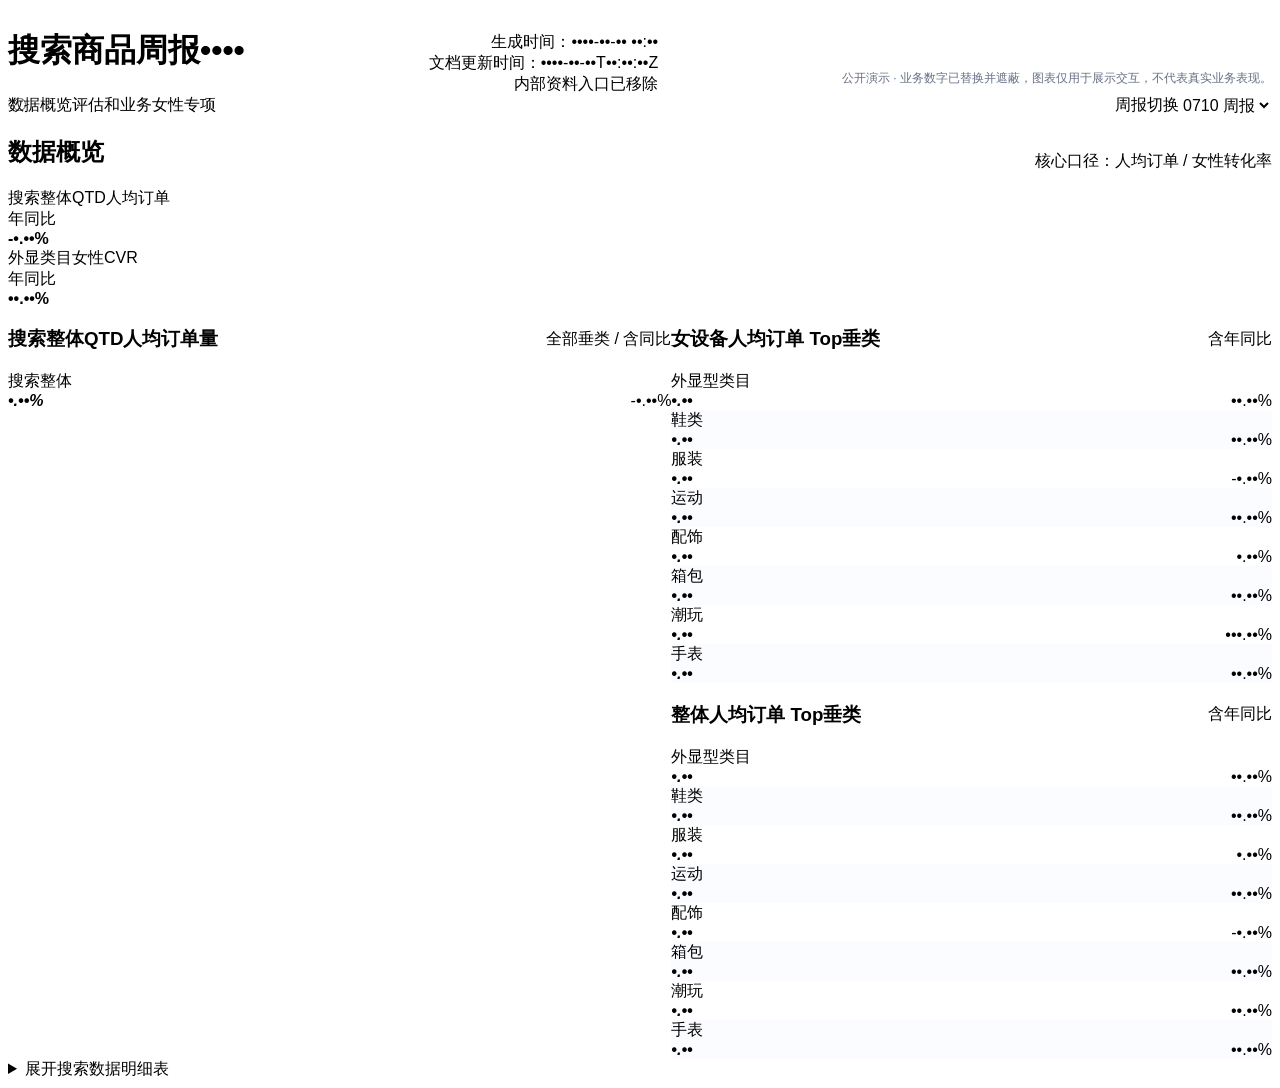
<file: search_weekly_dashboard_0710.html>
<!doctype html>
<html lang="zh-CN">
<head>
<script src="./number-blur.js"></script>
  <meta charset="utf-8">
  <meta name="viewport" content="width=device-width, initial-scale=1">
  <title>搜索商品周报0710 - 搜索看板</title>
  <style>
    :root {
      color-scheme: light;
      --bg: #f•f•fb;
      --panel: #ffffff;
      --ink: #•f••••;
      --muted: #••••••;
      --line: #d•e•ea;
      --blue: #•c•cba;
      --blue-soft: #e•efff;
      --pink: #cf•b•f;
      --pink-soft: #fde•f•;
      --green: #•f•••e;
      --green-soft: #dff•ef;
      --amber: #b••••f;
      --amber-soft: #fff•cf;
      --red: #c•••••;
      --red-soft: #fde•e•;
      --shadow: • ••px ••px rgba(••, ••, ••, .••);
    }
    * { box-sizing: border-box; }
    body {
      margin: •;
      font-family: -apple-system, BlinkMacSystemFont, "Segoe UI", "Microsoft YaHei", sans-serif;
      color: var(--ink);
      background: var(--bg);
    }
    .page {
      max-width: ••••px;
      margin: • auto;
      padding: ••px;
    }
    header {
      display: flex;
      justify-content: space-between;
      gap: ••px;
      align-items: flex-end;
      padding: ••px • ••px;
    }
    h•, h•, h•, p { margin: •; }
    h• { font-size: ••px; line-height: •.••; letter-spacing: •; }
    h• { font-size: ••px; letter-spacing: •; }
    h• { font-size: ••px; letter-spacing: •; }
    .eyebrow {
      color: var(--blue);
      font-weight: •••;
      margin-bottom: •px;
    }
    .source {
      text-align: right;
      color: var(--muted);
      font-size: ••px;
      line-height: •.•;
    }
    .source a { color: var(--blue); text-decoration: none; }
    .header-title {
      display: grid;
      min-width: •;
    }
    .report-history {
      display: inline-flex;
      align-items: center;
      gap: •px;
      padding: •px ••px;
      border: •px solid rgba(•••, •••, •••, .••);
      border-radius: •px;
      background: rgba(•••, •••, •••, .••);
      color: var(--muted);
      font-size: ••px;
      font-weight: •••;
      justify-self: end;
    }
    .report-history span {
      white-space: nowrap;
    }
    .report-history select {
      min-width: •••px;
      height: ••px;
      padding: • ••px • ••px;
      border: •px solid var(--line);
      border-radius: •px;
      color: #••••••;
      background: #fff;
      font: inherit;
      cursor: pointer;
    }
    .section {
      margin-top: ••px;
    }
    .tab-shell > input {
      position: absolute;
      opacity: •;
      pointer-events: none;
    }
    .dashboard-tab-sticky {
      position: sticky;
      top: •;
      z-index: ••;
      display: grid;
      gap: ••px;
      padding-top: •px;
      margin-bottom: ••px;
      background: linear-gradient(•••deg, rgba(•••, •••, •••, .••) •%, rgba(•••, •••, •••, .•) ••%, rgba(•••, •••, •••, •) •••%);
      backdrop-filter: blur(••px);
    }
    .dashboard-tab-row {
      display: flex;
      align-items: center;
      justify-content: space-between;
      gap: ••px;
      min-width: •;
    }
    .tabs {
      display: inline-flex;
      width: fit-content;
      max-width: •••%;
      gap: •px;
      padding: •px;
      margin: •;
      border: •px solid var(--line);
      border-radius: •px;
      background: rgba(•••, •••, •••, .••);
      box-shadow: • ••px ••px rgba(••, ••, ••, .••);
    }
    .tabs label {
      position: relative;
      display: inline-flex;
      align-items: center;
      justify-content: center;
      min-width: •••px;
      min-height: ••px;
      padding: •px ••px ••px;
      border-radius: •px;
      color: var(--muted);
      font-size: ••px;
      font-weight: •••;
      text-decoration: none;
      cursor: pointer;
      transition: color .••s ease, background .••s ease;
    }
    .tabs label::after {
      content: "";
      position: absolute;
      left: ••px;
      right: ••px;
      bottom: •px;
      height: •px;
      border-radius: •••px;
      background: transparent;
      transition: background .••s ease, transform .••s ease;
      transform: scaleX(.••);
    }
    .tabs label:hover {
      color: var(--blue);
      background: #f•f•ff;
    }
    #tab-overview:checked ~ .dashboard-tab-sticky .tabs label[for="tab-overview"],
    #tab-evaluation:checked ~ .dashboard-tab-sticky .tabs label[for="tab-evaluation"],
    #tab-female-special:checked ~ .dashboard-tab-sticky .tabs label[for="tab-female-special"] {
      color: var(--blue);
      background: var(--blue-soft);
    }
    #tab-overview:checked ~ .dashboard-tab-sticky .tabs label[for="tab-overview"]::after,
    #tab-evaluation:checked ~ .dashboard-tab-sticky .tabs label[for="tab-evaluation"]::after,
    #tab-female-special:checked ~ .dashboard-tab-sticky .tabs label[for="tab-female-special"]::after {
      background: var(--blue);
      transform: scaleX(•);
    }
    .tab-panel {
      display: none;
    }
    #tab-overview:checked ~ .tab-content .overview-panel,
    #tab-evaluation:checked ~ .tab-content .evaluation-panel,
    #tab-female-special:checked ~ .tab-content .female-special-panel {
      display: block;
    }
    .tab-panel {
      scroll-margin-top: ••px;
    }
    .evaluation-subtabs {
      display: grid;
      gap: ••px;
    }
    .eval-tab-nav {
      display: none;
      flex-wrap: nowrap;
      align-items: center;
      gap: •px;
      max-width: •••%;
      overflow-x: auto;
      overflow-y: hidden;
      padding: •px;
      border: •px solid var(--line);
      border-radius: •px;
      background: rgba(•••, •••, •••, .••);
      box-shadow: • ••px ••px rgba(••, ••, ••, .••);
      backdrop-filter: blur(••px);
      scrollbar-width: thin;
      scrollbar-color: #c•d•ee transparent;
    }
    #tab-evaluation:checked ~ .dashboard-tab-sticky .eval-tab-nav {
      display: flex;
    }
    .eval-tab-nav::-webkit-scrollbar {
      height: •px;
    }
    .eval-tab-nav::-webkit-scrollbar-thumb {
      background: #c•d•ee;
      border-radius: •••px;
    }
    .eval-tab {
      flex: • • auto;
      min-height: ••px;
      padding: ••px ••px;
      border: •px solid transparent;
      border-radius: •px;
      color: var(--muted);
      background: transparent;
      font-size: ••px;
      font-weight: •••;
      cursor: pointer;
      transition: background .••s ease, color .••s ease, border-color .••s ease, box-shadow .••s ease;
    }
    .eval-tab:hover {
      color: var(--blue);
      background: #f•f•ff;
    }
    #eval-tab-quality:checked ~ .dashboard-tab-sticky .eval-tab-nav .eval-tab-quality,
    #eval-tab-low:checked ~ .dashboard-tab-sticky .eval-tab-nav .eval-tab-low,
    #eval-tab-public:checked ~ .dashboard-tab-sticky .eval-tab-nav .eval-tab-public,
    #eval-tab-registration:checked ~ .dashboard-tab-sticky .eval-tab-nav .eval-tab-registration,
    #eval-tab-demand:checked ~ .dashboard-tab-sticky .eval-tab-nav .eval-tab-demand {
      color: var(--blue);
      border-color: #c•d•ff;
      background: #edf•ff;
      box-shadow: inset • -•px • var(--blue);
    }
    .eval-tab-panel {
      display: none;
    }
    #eval-tab-quality:checked ~ .tab-content .eval-tab-panels .eval-panel-quality,
    #eval-tab-low:checked ~ .tab-content .eval-tab-panels .eval-panel-low,
    #eval-tab-public:checked ~ .tab-content .eval-tab-panels .eval-panel-public,
    #eval-tab-registration:checked ~ .tab-content .eval-tab-panels .eval-panel-registration,
    #eval-tab-demand:checked ~ .tab-content .eval-tab-panels .eval-panel-demand {
      display: block;
    }
    .summary-card-grid.compact-grid {
      max-width: none;
      grid-template-columns: repeat(•, minmax(•, •fr));
      margin: • • ••px;
    }
    .compact-grid .metric-card {
      min-height: •••px;
    }
    .low-reference-frame-shell {
      width: •••%;
      min-height: •••px;
      overflow: hidden;
      border: •px solid var(--line);
      border-radius: •px;
      background: var(--bg);
      box-shadow: var(--shadow);
    }
    .low-reference-frame {
      display: block;
      width: •••%;
      height: ••••px;
      border: •;
      background: var(--bg);
    }
    .low-workbench-head {
      display: flex;
      justify-content: space-between;
      align-items: flex-start;
      gap: ••px;
      margin-bottom: ••px;
    }
    .low-workbench-head h• {
      font-size: ••px;
      line-height: •.••;
    }
    .low-workbench-head p {
      margin-top: •px;
      color: var(--muted);
      font-size: ••px;
      font-weight: •••;
      line-height: •.•;
    }
    .low-period-tabs {
      display: inline-flex;
      gap: •px;
      padding: •px;
      border: •px solid var(--line);
      border-radius: •••px;
      background: rgba(•••, •••, •••, .••);
      white-space: nowrap;
    }
    .low-period-tabs span {
      padding: •px ••px;
      border-radius: •••px;
      color: var(--muted);
      font-size: ••px;
      font-weight: •••;
    }
    .low-period-tabs .active {
      background: #•f••••;
      color: #ffffff;
      box-shadow: • •px ••px rgba(••, ••, ••, .••);
    }
    .low-workbench-grid {
      display: grid;
      grid-template-columns: minmax(•, •.•fr) minmax(•••px, .•fr);
      gap: ••px;
    }
    .low-workbench-main,
    .low-side-card {
      border: •px solid var(--line);
      border-radius: •px;
      background: rgba(•••, •••, •••, .••);
      box-shadow: • ••px ••px rgba(••, ••, ••, .••);
    }
    .low-workbench-main {
      padding: ••px;
    }
    .low-table-head {
      display: flex;
      justify-content: space-between;
      gap: ••px;
      align-items: flex-start;
      margin-bottom: ••px;
    }
    .low-table-head h• {
      font-size: ••px;
    }
    .low-table-head p {
      margin-top: •px;
      color: var(--muted);
      font-size: ••px;
      font-weight: •••;
      line-height: •.•;
    }
    .low-table-head > span {
      padding: •px ••px;
      border-radius: •••px;
      background: var(--amber-soft);
      color: var(--amber);
      font-size: ••px;
      font-weight: •••;
      white-space: nowrap;
    }
    .low-workbench-table {
      border-radius: •px;
      border: •px solid rgba(•••, •••, •••, .••);
      background: rgba(•••, •••, •••, .••);
    }
    .low-workbench-table table {
      min-width: •••px;
    }
    .low-workbench-table th {
      background: rgba(•••, •••, ••, .••);
      color: #••••••;
    }
    .low-workbench-table tbody tr:hover td {
      background: rgba(•••, •••, ••, .••);
    }
    .low-detail {
      margin-top: ••px;
      border: •px dashed #cbd•e•;
      border-radius: •px;
      background: #fbfcff;
    }
    .low-detail summary {
      padding: ••px ••px;
      color: #••••••;
      cursor: pointer;
      font-size: ••px;
      font-weight: •••;
    }
    .low-detail .table-scroll {
      border-width: •px • •;
      border-radius: • • •px •px;
    }
    .business-review-table table {
      min-width: •••px;
      table-layout: fixed;
    }
    .business-review-table th:nth-child(•),
    .business-review-table td:nth-child(•) { width: •••px; }
    .business-review-table th:nth-child(•),
    .business-review-table td:nth-child(•),
    .business-review-table th:nth-child(•),
    .business-review-table td:nth-child(•) { width: •••px; text-align: center; }
    .business-review-table th:nth-child(•),
    .business-review-table td:nth-child(•) { width: •••px; }
    .business-review-table th:nth-child(•),
    .business-review-table td:nth-child(•),
    .business-review-table th:nth-child(•),
    .business-review-table td:nth-child(•) { width: •••px; }
    .business-review-table th:nth-child(•),
    .business-review-table td:nth-child(•) { width: •••px; }
    .business-review-table td {
      white-space: normal;
      line-height: •.••;
    }
    .business-review-table .issue-cell span {
      display: inline-flex;
      max-width: •••%;
      padding: •px •px;
      border-radius: •••px;
      background: #fff•ed;
      color: #•a••••;
      font-size: ••px;
      font-weight: •••;
      line-height: •.••;
      white-space: normal;
    }
    .business-review-table .status-cell span {
      display: inline-flex;
      justify-content: center;
      min-width: ••px;
      padding: •px •px;
      border-radius: •••px;
      font-size: ••px;
      font-weight: •••;
    }
    .business-review-table .status-yes span {
      background: var(--green-soft);
      color: var(--green);
    }
    .business-review-table .status-no span {
      background: var(--red-soft);
      color: var(--red);
    }
    .business-review-table .long-cell {
      color: #••••••;
      white-space: normal;
    }
    .low-side-panel {
      display: grid;
      gap: ••px;
      align-content: start;
    }
    .low-side-card {
      padding: ••px;
    }
    .low-side-card > span {
      display: block;
      color: var(--muted);
      font-size: ••px;
      font-weight: •••;
      margin-bottom: •px;
    }
    .low-side-card > strong {
      display: block;
      color: var(--ink);
      font-size: ••px;
      line-height: •.•;
      font-weight: •••;
      font-variant-numeric: tabular-nums;
    }
    .low-side-card > p {
      margin-top: •px;
      color: var(--muted);
      font-size: ••px;
      line-height: •.•;
    }
    .low-stat-grid {
      display: grid;
      grid-template-columns: repeat(•, minmax(•, •fr));
      gap: •px;
      margin-top: ••px;
    }
    .low-stat-grid div {
      min-height: ••px;
      padding: ••px;
      border: •px solid #edf•f•;
      border-radius: •px;
      background: #f•fafc;
    }
    .low-stat-grid b {
      display: block;
      color: var(--ink);
      font-size: ••px;
      line-height: •.•;
      font-weight: •••;
      font-variant-numeric: tabular-nums;
    }
    .low-stat-grid em {
      display: block;
      margin-top: •px;
      color: var(--muted);
      font-size: ••px;
      font-style: normal;
      line-height: •.•;
    }
    .low-bar-list {
      display: grid;
      gap: ••px;
      margin-top: ••px;
    }
    .low-bar-row {
      display: grid;
      grid-template-columns: minmax(••px, •fr) minmax(•••px, •.•fr) ••px;
      gap: ••px;
      align-items: center;
      font-size: ••px;
    }
    .low-bar-row span {
      overflow: hidden;
      color: #••••••;
      font-weight: •••;
      text-overflow: ellipsis;
      white-space: nowrap;
    }
    .low-bar-row div {
      height: •px;
      overflow: hidden;
      border-radius: •••px;
      background: rgba(•••, •••, •••, .••);
    }
    .low-bar-row i {
      display: block;
      height: •••%;
      border-radius: inherit;
      background: linear-gradient(••deg, #••••••, #d•••••);
    }
    .low-bar-row b {
      color: var(--muted);
      font-size: ••px;
      font-weight: •••;
      text-align: right;
      font-variant-numeric: tabular-nums;
    }
    .module-placeholder {
      display: grid;
      align-content: center;
      min-height: •••px;
      padding: ••px;
      border: •px dashed #b•c•d•;
      border-radius: •px;
      background: #f•fbff;
      color: var(--muted);
    }
    .module-placeholder b {
      color: var(--ink);
      font-size: ••px;
      margin-bottom: •px;
    }
    .module-placeholder p {
      line-height: •.•;
    }
    .module-placeholder.tall {
      min-height: •••px;
    }
    .guide-quality-block {
      display: grid;
      gap: ••px;
    }
    .quality-guide-panel {
      background:
        linear-gradient(•••deg, #ffffff •%, #fbfdff •••%);
    }
    .quality-guide-panel > .panel-head {
      align-items: center;
      padding-bottom: ••px;
      margin-bottom: ••px;
      border-bottom: •px solid #e•eef•;
    }
    .quality-guide-panel > .panel-head h• {
      font-size: ••px;
    }
    .guide-quality-split {
      display: grid;
      grid-template-columns: minmax(•, •.••fr) minmax(•••px, .••fr);
      gap: ••px;
      align-items: start;
    }
    .guide-quality-column {
      min-width: •;
      border: •px solid #e•edf•;
      border-radius: •px;
      background: #ffffff;
      box-shadow: • •px ••px rgba(••, ••, ••, .•••);
      overflow: hidden;
    }
    .guide-quality-column > .guide-quality-hero,
    .guide-quality-column > .guide-quality-accuracy-grid,
    .guide-quality-column > .guide-problem-panel {
      margin: ••px;
    }
    .guide-quality-column .quality-monitor-block-head {
      background: linear-gradient(•••deg, #fbfdff •%, #f•faff •••%);
    }
    .guide-quality-problem-column .quality-monitor-block-head {
      background: linear-gradient(•••deg, #fffafb •%, #fbfdff •••%);
    }
    .guide-quality-accuracy-grid {
      display: grid;
      grid-template-columns: repeat(•, minmax(•, •fr));
      gap: ••px;
    }
    .guide-problem-panel {
      min-height: •••px;
      display: grid;
      align-content: start;
    }
    .guide-quality-hero {
      display: grid;
      grid-template-columns: minmax(•••px, .••fr) minmax(•, •.••fr);
      gap: ••px;
      align-items: stretch;
      padding: ••px;
      border: •px solid #e•edf•;
      border-radius: •px;
      background: linear-gradient(•••deg, #ffffff •%, #f•fbff ••%, #f•faf• •••%);
      box-shadow: inset •px • • rgba(••, ••, •••, .••);
    }
    .guide-quality-hero > div:first-child {
      display: grid;
      align-content: center;
      min-height: •••px;
      padding-left: •px;
    }
    .guide-quality-hero span,
    .guide-tier-card span,
    .guide-problem-row span,
    .guide-industry-row span {
      color: var(--muted);
      font-size: ••px;
      font-weight: •••;
    }
    .guide-quality-hero strong {
      display: block;
      margin: •px • •px;
      color: var(--blue);
      font-size: ••px;
      font-weight: •••;
      line-height: •;
      font-variant-numeric: tabular-nums;
    }
    .guide-quality-hero p {
      color: var(--green);
      font-size: ••px;
      font-weight: •••;
    }
    .guide-m•-hero p {
      color: #••••••;
      line-height: •.••;
    }
    .guide-kpi-grid {
      display: grid;
      grid-template-columns: repeat(•, minmax(•, •fr));
      gap: ••px;
    }
    .guide-kpi-grid div {
      min-height: ••px;
      padding: ••px;
      border: •px solid rgba(•••, •••, •••, .••);
      border-radius: •px;
      background: rgba(•••, •••, •••, .•);
      box-shadow: • •px ••px rgba(••, ••, ••, .••);
    }
    .guide-kpi-grid b {
      display: block;
      margin-bottom: •px;
      color: var(--ink);
      font-size: ••px;
      font-weight: •••;
      line-height: •.•;
      font-variant-numeric: tabular-nums;
    }
    .guide-kpi-grid span {
      line-height: •.••;
    }
    .guide-quality-grid {
      display: grid;
      grid-template-columns: repeat(•, minmax(•, •fr));
      gap: ••px;
    }
    .guide-panel {
      padding: ••px;
      border: •px solid #e•eef•;
      border-radius: •px;
      background: #ffffff;
      box-shadow: • •px ••px rgba(••, ••, ••, .••);
    }
    .guide-panel.wide {
      grid-column: • / -•;
    }
    .guide-panel .panel-head {
      margin-bottom: ••px;
    }
    .guide-tier-grid,
    .guide-problem-list,
    .guide-industry-list {
      display: grid;
      gap: •px;
    }
    .guide-tier-card {
      min-height: ••px;
      padding: ••px;
      border: •px solid #edf•f•;
      border-radius: •px;
      background: #fbfdff;
    }
    .guide-tier-card > div {
      display: flex;
      justify-content: space-between;
      gap: •px;
      align-items: baseline;
    }
    .guide-tier-card b {
      color: var(--blue);
      font-size: ••px;
      font-variant-numeric: tabular-nums;
    }
    .guide-tier-card p {
      margin-top: •px;
      color: var(--muted);
      font-size: ••px;
      line-height: •.••;
    }
    .guide-progress,
    .guide-problem-row div,
    .guide-industry-track {
      height: •px;
      overflow: hidden;
      border-radius: •••px;
      background: #edf•f•;
      box-shadow: inset • •px •px rgba(••, ••, ••, .••);
    }
    .guide-progress {
      margin-top: •px;
    }
    .guide-progress i,
    .guide-problem-row i,
    .guide-industry-track i {
      display: block;
      height: •••%;
      border-radius: inherit;
    }
    .guide-progress i {
      background: linear-gradient(••deg, var(--blue), #••b•b•);
    }
    .guide-problem-row {
      display: grid;
      grid-template-columns: minmax(•••px, •.••fr) minmax(••px, •.••fr) ••px;
      gap: ••px;
      align-items: center;
      min-height: ••px;
      padding: •px •;
      border-bottom: •px solid #edf•f•;
    }
    .guide-problem-row:last-child {
      border-bottom: •;
    }
    .guide-problem-row span,
    .guide-industry-row span {
      overflow: hidden;
      text-overflow: ellipsis;
      white-space: nowrap;
    }
    .guide-problem-row span {
      color: #••••••;
      font-weight: •••;
    }
    .guide-problem-row i {
      background: linear-gradient(••deg, #•b•cf•, #ec••••, #f••e•b);
      box-shadow: • •px ••px rgba(•••, ••, •••, .••);
    }
    .guide-problem-row b,
    .guide-industry-row b,
    .guide-industry-row em {
      color: var(--ink);
      font-size: ••px;
      font-weight: •••;
      text-align: right;
      font-style: normal;
      font-variant-numeric: tabular-nums;
      white-space: nowrap;
    }
    .guide-problem-row b {
      color: #•f••••;
      letter-spacing: •;
    }
    .guide-industry-row {
      display: grid;
      grid-template-columns: minmax(••px, .•fr) minmax(••px, •fr) minmax(••px, auto) minmax(••px, auto);
      gap: •px;
      align-items: center;
      min-height: ••px;
    }
    .guide-industry-track i {
      background: linear-gradient(••deg, #•c•cba, #•dd•bf);
    }
    .guide-industry-row em {
      color: var(--green);
    }
    .guide-m•-summary-panel {
      margin: ••px;
    }
    .guide-m•-insight-panel {
      margin: • ••px ••px;
    }
    .guide-m•-insight-grid {
      display: grid;
      grid-template-columns: repeat(•, minmax(•, •fr));
      gap: ••px;
    }
    .guide-m•-overview-card p,
    .guide-m•-insight-card p {
      min-height: ••px;
    }
    .guide-m•-issue-list {
      display: grid;
      gap: •px;
    }
    .guide-m•-issue-row {
      grid-template-columns: minmax(•••px, •.••fr) minmax(••px, •.••fr) •••px;
    }
    .guide-quality-detail {
      margin-top: •;
      box-shadow: none;
    }
    .guide-quality-detail summary {
      padding: ••px ••px;
      font-size: ••px;
    }
    .guide-quality-detail .module-tabs,
    .guide-quality-detail .module-tab-panels,
    .guide-quality-detail .module-tab-panel {
      min-width: •;
      max-width: •••%;
    }
    .guide-quality-detail .module-tab-nav {
      overflow-x: auto;
    }
    .guide-quality-table table {
      min-width: •••px;
      width: max-content;
      table-layout: auto;
    }
    .guide-quality-table th,
    .guide-quality-table td {
      white-space: nowrap;
    }
    .guide-m•-table th,
    .guide-m•-table td {
      white-space: normal;
      overflow-wrap: anywhere;
    }
    .guide-m•-table th:nth-child(•),
    .guide-m•-table td:nth-child(•) {
      min-width: •••px;
    }
    .guide-m•-raw-table table {
      min-width: •••px;
    }
    .guide-source-tabs {
      display: inline-flex;
      max-width: •••%;
      gap: •px;
      padding: •px;
      border: •px solid #dbe•f•;
      border-radius: •px;
      background: #f•faff;
      box-shadow: inset • •px • rgba(•••, •••, •••, .••);
    }
    .guide-source-tabs span {
      display: inline-flex;
      align-items: center;
      min-height: ••px;
      padding: •px ••px;
      border-radius: •px;
      color: var(--muted);
      font-size: ••px;
      font-weight: •••;
      line-height: •.•;
      white-space: nowrap;
    }
    .guide-source-tabs .active {
      background: #ffffff;
      color: var(--blue);
      box-shadow: • •px ••px rgba(••, ••, •••, .••);
    }
    .guide-source-tabs .disabled {
      color: #••a•b•;
      background: transparent;
    }
    .product-demand-panel {
      background: linear-gradient(•••deg, #ffffff •%, #fbfdff •••%);
    }
    .product-demand-raw-detail .details-grid {
      gap: ••px;
    }
    .product-demand-raw-detail .table-scroll {
      max-height: min(•••px, ••vh);
      overflow: auto;
      overscroll-behavior: contain;
    }
    .product-demand-raw-detail table thead th {
      position: sticky;
      top: •;
      z-index: •;
      background: #eef•fb;
      box-shadow: inset • -•px • #dbe•f•;
    }
    .demand-kpi-grid {
      display: grid;
      grid-template-columns: repeat(•, minmax(•, •fr));
      gap: ••px;
      margin-bottom: ••px;
    }
    .demand-visual-grid {
      display: grid;
      grid-template-columns: minmax(•, •.••fr) minmax(•••px, .••fr);
      gap: ••px;
      margin-bottom: ••px;
    }
    .demand-visual-card,
    .demand-week-panel {
      padding: ••px;
      border: •px solid #e•edf•;
      border-radius: •px;
      background: #ffffff;
      box-shadow: • •px ••px rgba(••, ••, ••, .•••);
    }
    .demand-visual-card .panel-head,
    .demand-week-panel .panel-head {
      margin-bottom: ••px;
    }
    .demand-type-list {
      display: grid;
      gap: ••px;
    }
    .demand-type-row {
      display: grid;
      grid-template-columns: ••px minmax(•••px, •fr) ••px ••px;
      gap: ••px;
      align-items: center;
      min-height: ••px;
      padding: •px •;
      border-bottom: •px solid #edf•f•;
    }
    .demand-type-row:last-child {
      border-bottom: •;
    }
    .demand-type-row span,
    .demand-week-row span {
      color: #••••••;
      font-size: ••px;
      font-weight: •••;
    }
    .demand-type-track {
      height: ••px;
      overflow: hidden;
      border-radius: •••px;
      background: #edf•f•;
      box-shadow: inset • •px •px rgba(••, ••, ••, .••);
    }
    .demand-type-track i {
      display: block;
      height: •••%;
      border-radius: inherit;
      background: linear-gradient(••deg, #•c•cba, #•dd•bf);
      box-shadow: • •px ••px rgba(••, ••, •••, .••);
    }
    .demand-type-row b,
    .demand-type-row em {
      color: var(--ink);
      font-size: ••px;
      font-style: normal;
      font-weight: •••;
      text-align: right;
      font-variant-numeric: tabular-nums;
      white-space: nowrap;
    }
    .demand-type-row em {
      color: var(--muted);
    }
    .demand-status-stack {
      display: flex;
      height: ••px;
      overflow: hidden;
      border-radius: •••px;
      background: #edf•f•;
      box-shadow: inset • •px •px rgba(••, ••, ••, .••);
    }
    .demand-status-seg {
      display: block;
      min-width: •px;
    }
    .demand-status-seg.seg-• { background: linear-gradient(••deg, #•c•cba, #•b••f•); }
    .demand-status-seg.seg-• { background: linear-gradient(••deg, #•f•••e, #•dd•bf); }
    .demand-status-seg.seg-• { background: linear-gradient(••deg, #b••••f, #f••e•b); }
    .demand-status-seg.seg-• { background: linear-gradient(••deg, #cf•b•f, #ec••••); }
    .demand-status-grid {
      display: grid;
      grid-template-columns: repeat(•, minmax(•, •fr));
      gap: ••px;
      margin-top: ••px;
    }
    .demand-status-chip {
      min-height: ••px;
      padding: ••px ••px;
      border: •px solid #edf•f•;
      border-radius: •px;
      background: #fbfcff;
    }
    .demand-status-chip span,
    .demand-week-kpi span {
      display: block;
      color: var(--muted);
      font-size: ••px;
      font-weight: •••;
    }
    .demand-status-chip b,
    .demand-week-kpi b {
      display: block;
      margin: •px • •px;
      color: var(--ink);
      font-size: ••px;
      font-weight: •••;
      line-height: •.•;
      font-variant-numeric: tabular-nums;
    }
    .demand-status-chip em {
      color: var(--muted);
      font-size: ••px;
      font-style: normal;
      font-weight: •••;
    }
    .demand-week-kpi-grid {
      display: grid;
      grid-template-columns: repeat(•, minmax(•, •fr));
      gap: ••px;
      margin-bottom: ••px;
    }
    .demand-week-kpi {
      min-height: ••px;
      padding: ••px ••px;
      border: •px solid #edf•f•;
      border-radius: •px;
      background: #fbfcff;
    }
    .demand-week-kpi b {
      color: var(--blue);
      font-size: ••px;
    }
    .demand-week-type-list {
      display: grid;
      gap: •px;
    }
    .demand-week-row {
      display: grid;
      grid-template-columns: ••px •fr;
      gap: ••px;
      align-items: center;
      min-height: ••px;
      padding: •px ••px;
      border: •px solid #edf•f•;
      border-radius: •px;
      background: #ffffff;
    }
    .demand-week-row p {
      display: flex;
      flex-wrap: wrap;
      gap: •px;
    }
    .demand-week-row i {
      display: inline-flex;
      min-height: ••px;
      align-items: center;
      padding: •px •px;
      border-radius: •••px;
      background: #f•f•fc;
      color: #•••••a;
      font-size: ••px;
      font-style: normal;
      font-weight: •••;
      white-space: nowrap;
    }
    .always-open {
      padding: •;
    }
    .section-title {
      display: flex;
      align-items: end;
      justify-content: space-between;
      gap: ••px;
      margin: ••px • ••px;
    }
    .section-title p {
      color: var(--muted);
      font-size: ••px;
      font-weight: •••;
    }
    .subsection-title {
      display: flex;
      align-items: end;
      justify-content: space-between;
      gap: ••px;
      margin: • • ••px;
    }
    .subsection-title p {
      color: var(--muted);
      font-size: ••px;
      font-weight: •••;
    }
    .summary-card-grid {
      display: grid;
      grid-template-columns: repeat(•, minmax(•, •fr));
      gap: ••px;
      max-width: •••px;
      margin: • auto ••px;
    }
    .summary-card {
      min-height: •••px;
      padding: ••px;
      border: •px solid #d•e•f•;
      border-radius: •px;
      background:
        linear-gradient(•••deg, rgba(•••, •••, •••, .••), rgba(•••, •••, •••, .••)),
        radial-gradient(circle at •px •px, rgba(••, ••, •••, .••) •px, transparent •);
      background-size: auto, ••px ••px;
      box-shadow: • ••px ••px rgba(••, ••, •••, .••);
      text-align: center;
    }
    .summary-card > span {
      display: block;
      color: var(--ink);
      font-size: ••px;
      font-weight: •••;
      line-height: •.••;
    }
    .summary-card strong {
      display: block;
      margin: •px • ••px;
      font-size: ••px;
      line-height: •.•;
      font-variant-numeric: tabular-nums;
    }
    .summary-trends {
      display: grid;
      grid-template-columns: repeat(•, minmax(•, •fr));
      gap: •px;
      margin-top: ••px;
    }
    .summary-trends div {
      min-height: ••px;
      padding: •px;
      border: •px solid #e•edf•;
      border-radius: •px;
      background: #fff;
    }
    .summary-trends div:only-child {
      grid-column: • / -•;
    }
    .summary-trends em {
      display: block;
      color: var(--muted);
      font-size: ••px;
      font-style: normal;
      font-weight: •••;
    }
    .summary-trends b {
      display: block;
      margin-top: •px;
      font-size: ••px;
      font-variant-numeric: tabular-nums;
    }
    .summary-card p {
      margin-top: ••px;
      color: var(--muted);
      font-size: ••px;
    }
    .overview-kpi-grid {
      max-width: •••px;
      gap: ••px;
      margin-bottom: ••px;
    }
    .overview-kpi-grid .summary-card {
      position: relative;
      min-height: •••px;
      padding: ••px ••px ••px;
      overflow: hidden;
      border-color: #d•e•f•;
      background:
        linear-gradient(•••deg, rgba(•••, •••, •••, .••), rgba(•••, •••, •••, .••) ••%, rgba(•••, •••, •••, .••)),
        radial-gradient(circle at ••px ••px, rgba(••, ••, •••, .••) •.•px, transparent •);
      background-size: auto, ••px ••px;
      box-shadow: • ••px ••px rgba(••, ••, •••, .••), inset • •px • rgba(•••, •••, •••, .••);
      text-align: left;
    }
    .overview-kpi-grid .summary-card::before {
      content: "";
      position: absolute;
      left: •;
      top: ••px;
      bottom: ••px;
      width: •px;
      border-radius: • •••px •••px •;
      background: linear-gradient(•••deg, var(--blue), #••b•b•);
    }
    .overview-kpi-grid .summary-card::after {
      content: "";
      position: absolute;
      right: -••px;
      top: -••px;
      width: •••px;
      height: •••px;
      border-radius: ••%;
      background: rgba(•••, •••, •••, .••);
      border: •px solid rgba(•••, •••, •••, .•);
    }
    .overview-kpi-grid .summary-card > span {
      position: relative;
      z-index: •;
      color: #•d••••;
      font-size: ••px;
      font-weight: •••;
    }
    .overview-kpi-grid .summary-card strong {
      position: relative;
      z-index: •;
      margin: •px • •px;
      color: #•••••d;
      font-size: ••px;
      font-weight: •••;
    }
    .overview-kpi-grid .summary-trends {
      position: relative;
      z-index: •;
      gap: ••px;
      margin-top: ••px;
    }
    .overview-kpi-grid .summary-trends div {
      min-height: ••px;
      padding: •px ••px;
      border: •px solid rgba(•••, •••, •••, .•);
      background: rgba(•••, •••, •••, .••);
      box-shadow: inset • •px • rgba(•••, •••, •••, .•);
    }
    .overview-kpi-grid .summary-trends em {
      color: #•••••b;
      font-size: ••px;
      font-weight: •••;
    }
    .overview-kpi-grid .summary-trends b {
      color: #•f•••e;
      font-size: ••px;
      font-weight: •••;
    }
    .overview-kpi-grid .summary-trends b.positive {
      color: var(--green);
    }
    .overview-kpi-grid .summary-trends b.negative {
      color: var(--red);
    }
    .overview-kpi-grid .summary-trends b.neutral {
      color: var(--muted);
    }
    .overview-kpi-grid .summary-card-yoy-focus {
      justify-content: center;
      min-height: •••px;
    }
    .overview-kpi-grid .summary-yoy-focus {
      position: relative;
      z-index: •;
      display: grid;
      align-content: center;
      min-height: •••px;
      margin-top: ••px;
      padding: ••px ••px;
      border: •px solid rgba(•••, •••, •••, .•);
      border-radius: •px;
      background: rgba(•••, •••, •••, .••);
      box-shadow: inset • •px • rgba(•••, •••, •••, .•);
    }
    .overview-kpi-grid .summary-yoy-focus em {
      color: #•••••b;
      font-size: ••px;
      font-style: normal;
      font-weight: •••;
    }
    .overview-kpi-grid .summary-yoy-focus b {
      margin-top: •px;
      font-size: ••px;
      font-weight: •••;
      line-height: •;
      font-variant-numeric: tabular-nums;
    }
    .overview-kpi-grid .summary-yoy-focus b.positive {
      color: var(--green);
    }
    .overview-kpi-grid .summary-yoy-focus b.negative {
      color: var(--red);
    }
    .overview-kpi-grid .summary-yoy-focus b.neutral {
      color: var(--muted);
    }
    .overview-kpi-grid .summary-card p {
      position: relative;
      z-index: •;
      margin-top: ••px;
      color: #•••••b;
      font-weight: •••;
      text-align: center;
    }
    .hero-grid {
      display: grid;
      grid-template-columns: •.•fr .•fr;
      gap: ••px;
    }
    .metric-grid {
      display: grid;
      grid-template-columns: repeat(•, minmax(•, •fr));
      gap: ••px;
    }
    .metric-card, .panel {
      background: var(--panel);
      border: •px solid var(--line);
      border-radius: •px;
      box-shadow: var(--shadow);
    }
    .metric-card {
      min-height: •••px;
      padding: ••px;
      display: flex;
      flex-direction: column;
      justify-content: space-between;
    }
    .metric-card.blue { background: linear-gradient(•••deg, #fff, var(--blue-soft)); }
    .metric-card.pink { background: linear-gradient(•••deg, #fff, var(--pink-soft)); }
    .metric-card.green { background: linear-gradient(•••deg, #fff, var(--green-soft)); }
    .metric-card.amber { background: linear-gradient(•••deg, #fff, var(--amber-soft)); }
    .metric-label {
      color: var(--muted);
      font-size: ••px;
      font-weight: •••;
    }
    .metric-card strong {
      display: block;
      margin: •px • ••px;
      font-size: ••px;
      line-height: •.•;
      letter-spacing: •;
    }
    .metric-foot {
      display: flex;
      justify-content: space-between;
      gap: •px;
      align-items: center;
      color: var(--muted);
      font-size: ••px;
    }
    .change {
      display: inline-flex;
      align-items: center;
      min-height: ••px;
      padding: •px •px;
      border-radius: •••px;
      font-size: ••px;
      font-weight: •••;
      background: #eef•f•;
      color: var(--muted);
      white-space: nowrap;
    }
    .positive { color: var(--green); background: var(--green-soft); }
    .negative { color: var(--red); background: var(--red-soft); }
    .neutral { color: var(--muted); }
    .panel {
      padding: ••px;
      overflow: hidden;
    }
    .panel-head {
      display: flex;
      justify-content: space-between;
      align-items: center;
      gap: ••px;
      margin-bottom: ••px;
    }
    .panel-head span {
      color: var(--muted);
      font-size: ••px;
      font-weight: •••;
    }
    .compare-grid {
      display: grid;
      grid-template-columns: repeat(•, minmax(•, •fr));
      gap: ••px;
    }
    .compare-item {
      border: •px solid var(--line);
      border-radius: •px;
      padding: ••px;
      min-height: •••px;
      background: #fbfcff;
    }
    .compare-item b {
      display: block;
      margin: •px • •px;
      font-size: ••px;
      letter-spacing: •;
    }
    .compare-item span, .note {
      color: var(--muted);
      font-size: ••px;
      line-height: •.•;
    }
    .two-columns {
      display: grid;
      grid-template-columns: repeat(•, minmax(•, •fr));
      gap: ••px;
      margin-top: ••px;
    }
    .overview-rank-layout {
      align-items: start;
    }
    .overview-rank-stack {
      grid-column: •;
      display: grid;
      gap: ••px;
    }
    .bar-row {
      display: grid;
      grid-template-columns: ••px minmax(•••px, •fr) ••px ••px;
      gap: ••px;
      align-items: center;
      min-height: ••px;
      padding: •px •px;
      border-radius: •px;
      font-size: ••px;
      transition: background .••s ease, transform .••s ease;
    }
    .bar-row:nth-child(odd) { background: #fbfcff; }
    .bar-row:hover {
      background: #f•f•ff;
      transform: translateY(-•px);
    }
    .bar-row.compact { grid-template-columns: •••px minmax(•••px, •fr) ••px; }
    .rank-bar {
      grid-template-columns: ••px minmax(•••px, •fr) ••px;
    }
    .intent-rank-bar {
      grid-template-columns: •••px minmax(•••px, •fr) ••px;
      min-height: ••px;
      padding-block: •px;
    }
    .bar-name {
      overflow: hidden;
      text-overflow: ellipsis;
      white-space: nowrap;
      color: var(--ink);
      font-weight: •••;
    }
    .bar-track {
      position: relative;
      height: ••px;
      background: linear-gradient(•••deg, #eef•fa, #e•edf•);
      border-radius: •••px;
      overflow: hidden;
      box-shadow: inset • •px •px rgba(••, ••, ••, .••);
    }
    .bar-track i {
      display: block;
      height: •••%;
      min-width: •px;
      background: linear-gradient(••deg, #•c•cba •%, #•f••ed ••%, #••c•b• •••%);
      border-radius: inherit;
      box-shadow: • •px ••px rgba(••, ••, •••, .••);
      position: relative;
    }
    .bar-track i::after {
      content: "";
      position: absolute;
      inset: •px •px auto •px;
      height: •px;
      border-radius: inherit;
      background: rgba(•••, •••, •••, .••);
    }
    .rank-bar .bar-track {
      overflow: visible;
    }
    .rank-bar .bar-track i b {
      position: absolute;
      right: •;
      top: ••%;
      transform: translate(••%, -••%);
      z-index: •;
      min-width: ••px;
      padding: •px •px;
      border: •px solid #dfe•f•;
      border-radius: •••px;
      background: rgba(•••, •••, •••, .••);
      box-shadow: • •px ••px rgba(••, ••, ••, .••);
      color: var(--ink);
      font-size: ••px;
      font-weight: •••;
      line-height: •.•;
      text-align: center;
      font-variant-numeric: tabular-nums;
      white-space: nowrap;
    }
    .bar-value {
      text-align: right;
      font-variant-numeric: tabular-nums;
      color: var(--ink);
      font-weight: •••;
      white-space: nowrap;
    }
    .goal-bar .bar-value,
    .flow-bar .bar-value,
    .workload-bar .bar-value {
      justify-self: end;
      min-width: ••px;
      padding: •px •px;
      border-radius: •••px;
      background: #fff;
      border: •px solid #e•edf•;
      box-shadow: • •px ••px rgba(••, ••, ••, .••);
      text-align: center;
      font-size: ••px;
    }
    .rank-bar .change,
    .goal-bar .change {
      justify-self: end;
      min-width: ••px;
      justify-content: center;
      box-shadow: • •px ••px rgba(••, ••, ••, .••);
    }
    .workload-bar .bar-track i {
      background: linear-gradient(••deg, #•c•cba, #•dd•bf);
    }
    .flow-bar .bar-track i {
      background: linear-gradient(••deg, #•f•••e, #•dd•bf);
    }
    .goal-bar .bar-track i {
      background: linear-gradient(••deg, #b••••f, #f••e•b, #•dd•bf);
    }
    .business-kpi-grid {
      display: grid;
      grid-template-columns: repeat(•, minmax(•, •fr));
      gap: ••px;
      margin-bottom: ••px;
    }
    .registration-grid {
      display: grid;
      grid-template-columns: repeat(•, minmax(•, •fr));
      gap: ••px;
    }
    .registration-grid .wide { grid-column: • / -•; }
    .stacked-metrics, .impact-grid {
      display: grid;
      grid-template-columns: repeat(•, minmax(•, •fr));
      gap: ••px;
    }
    .impact-grid {
      grid-template-columns: repeat(•, minmax(•, •fr));
    }
    .impact-grid.small {
      grid-template-columns: repeat(•, minmax(•, •fr));
    }
    .target-card {
      min-height: •••px;
    }
    .target-progress {
      display: grid;
      grid-template-columns: •fr ••px;
      gap: ••px;
      align-items: center;
      margin-top: ••px;
      color: var(--muted);
      font-size: ••px;
      font-weight: •••;
    }
    .target-progress::before {
      content: "";
      grid-column: •;
      grid-row: •;
      height: ••px;
      border-radius: •••px;
      background: #edf•f•;
    }
    .target-progress i {
      grid-column: •;
      grid-row: •;
      height: ••px;
      border-radius: •••px;
      background: linear-gradient(••deg, var(--green), #•dd•bf);
      z-index: •;
    }
    .target-progress b {
      grid-column: •;
      grid-row: •;
      text-align: right;
    }
    .stat-list {
      display: grid;
      grid-template-columns: repeat(•, minmax(•, •fr));
      gap: ••px;
    }
    .stat-list div {
      min-height: ••px;
      padding: ••px;
      border: •px solid var(--line);
      border-radius: •px;
      background: #fbfcff;
    }
    .stat-list span,
    .value-card > span,
    .stat-pair span {
      display: block;
      color: var(--muted);
      font-size: ••px;
      font-weight: •••;
    }
    .stat-list b {
      display: block;
      margin: •px •;
      font-size: ••px;
      line-height: •.•;
      font-variant-numeric: tabular-nums;
    }
    .stat-list em {
      color: var(--muted);
      font-size: ••px;
      font-style: normal;
      line-height: •.•;
    }
    .stat-combo p {
      display: grid;
      grid-template-columns: repeat(•, minmax(•, •fr));
      gap: •px;
      margin-top: ••px;
    }
    .stat-combo i {
      padding: •px;
      border-radius: •px;
      background: #ffffff;
      color: var(--muted);
      font-size: ••px;
      font-style: normal;
      line-height: •.•;
    }
    .stat-combo strong {
      display: block;
      margin-top: •px;
      color: var(--ink);
      font-size: ••px;
      font-weight: •••;
      font-variant-numeric: tabular-nums;
    }
    .workload-bars {
      display: grid;
      gap: ••px;
      margin-bottom: ••px;
    }
    .workload-pie-wrap {
      display: grid;
      grid-template-columns: •••px •fr;
      gap: ••px;
      align-items: center;
      margin-bottom: ••px;
      min-height: •••px;
    }
    .workload-pie {
      position: relative;
      width: •••px;
      aspect-ratio: •;
      border-radius: ••%;
      box-shadow: inset • • • •px rgba(••, ••, ••, .••), • ••px ••px rgba(••, ••, ••, .••);
    }
    .workload-pie::after {
      content: "";
      position: absolute;
      inset: ••px;
      border-radius: ••%;
      background: var(--panel);
      box-shadow: inset • • • •px var(--line);
    }
    .workload-pie span {
      position: absolute;
      inset: •;
      z-index: •;
      display: grid;
      place-items: center;
      color: var(--ink);
      font-size: ••px;
      font-weight: •••;
      font-variant-numeric: tabular-nums;
    }
    .workload-legend {
      display: grid;
      gap: ••px;
    }
    .workload-legend div {
      display: grid;
      grid-template-columns: ••px •fr auto auto;
      gap: ••px;
      align-items: center;
      min-height: ••px;
      padding: ••px ••px;
      border: •px solid var(--line);
      border-radius: •px;
      background: #fbfcff;
    }
    .workload-legend span {
      font-weight: •••;
    }
    .workload-legend b {
      font-variant-numeric: tabular-nums;
    }
    .workload-legend em {
      min-width: ••px;
      padding: •px •px;
      border-radius: •••px;
      background: var(--blue-soft);
      color: var(--blue);
      font-size: ••px;
      font-style: normal;
      font-weight: •••;
      text-align: center;
    }
    .dot {
      width: ••px;
      height: ••px;
      border-radius: ••%;
    }
    .blue-dot { background: #•c•cba; }
    .teal-dot { background: #••b•b•; }
    .amber-dot { background: #f•b••b; }
    .value-grid {
      display: grid;
      grid-template-columns: repeat(•, minmax(•, •fr));
      gap: ••px;
    }
    .value-card {
      min-height: •••px;
      padding: ••px;
      border: •px solid var(--line);
      border-radius: •px;
      background: #fbfcff;
    }
    .value-card strong {
      display: block;
      margin-top: •px;
      font-size: ••px;
      line-height: •.•;
      font-variant-numeric: tabular-nums;
    }
    .value-card p {
      margin: •px • ••px;
      color: var(--muted);
      font-size: ••px;
      line-height: •.•;
    }
    .value-group-grid {
      display: grid;
      grid-template-columns: repeat(•, minmax(•, •fr));
      gap: ••px;
    }
    .value-group-card {
      min-height: •••px;
      padding: ••px;
      border: •px solid var(--line);
      border-radius: •px;
      background: #fbfcff;
    }
    .value-group-head {
      display: flex;
      justify-content: space-between;
      gap: ••px;
      align-items: flex-start;
      margin-bottom: ••px;
    }
    .value-group-head span {
      color: var(--ink);
      font-size: ••px;
      font-weight: •••;
    }
    .value-group-head b {
      color: var(--muted);
      font-size: ••px;
      font-weight: •••;
      text-align: right;
      line-height: •.•;
    }
    .value-kpi-pairs {
      display: grid;
      grid-template-columns: repeat(•, minmax(•, •fr));
      gap: ••px;
    }
    .value-kpi-pairs div {
      min-height: ••px;
      padding: ••px;
      border: •px solid #edf•f•;
      border-radius: •px;
      background: #ffffff;
    }
    .value-kpi-pairs span {
      display: block;
      color: var(--muted);
      font-size: ••px;
      font-weight: •••;
    }
    .value-kpi-pairs strong {
      display: block;
      margin: •px • •px;
      padding: •px •px;
      font-size: ••px;
      font-weight: •••;
      line-height: •.•;
      font-variant-numeric: tabular-nums;
      background: var(--green-soft);
    }
    .value-kpi-pairs em {
      color: var(--muted);
      font-size: ••px;
      font-style: normal;
      line-height: •.•;
    }
    .stat-pairs {
      display: grid;
      grid-template-columns: repeat(•, minmax(•, •fr));
      gap: •px;
    }
    .stat-pair {
      min-height: ••px;
      padding: •px;
      border-radius: •px;
      background: #fff;
      border: •px solid #edf•f•;
    }
    .stat-pair b {
      display: block;
      margin-top: •px;
      font-size: ••px;
      font-variant-numeric: tabular-nums;
    }
    .stat-pair em {
      display: block;
      margin-top: •px;
      color: var(--muted);
      font-size: ••px;
      font-style: normal;
      line-height: •.•;
    }
    .registration-progress {
      grid-template-columns: •••px minmax(•••px, •fr) ••px ••px;
    }
    .goal-list {
      gap: •px;
      padding: •px •;
    }
    .female-special-stack {
      display: grid;
      gap: ••px;
    }
    .split-panels.female-special-grid {
      grid-template-columns: •fr;
      align-items: start;
    }
    .female-metric-grid {
      max-width: none;
      margin: • • ••px;
    }
    .female-qc-module-list {
      display: grid;
      gap: ••px;
    }
    .female-product-progress-panel {
      margin-top: •;
    }
    .female-product-progress-panel .table-scroll {
      border-color: #dce•f•;
      box-shadow: • •px ••px rgba(••, ••, ••, .••);
    }
    .female-product-progress-panel table {
      min-width: ••••px;
      table-layout: fixed;
    }
    .female-product-progress-panel th {
      background: #f•f•ff;
      color: #•••••f;
    }
    .female-product-progress-panel td {
      white-space: normal;
      line-height: •.••;
      padding: ••px ••px;
    }
    .female-product-progress-panel th {
      padding: ••px ••px;
    }
    .female-product-progress-panel td:first-child {
      color: var(--blue);
      font-weight: •••;
      white-space: nowrap;
    }
    .female-product-progress-panel th:nth-child(•),
    .female-product-progress-panel td:nth-child(•) {
      width: ••px;
    }
    .female-product-progress-panel th:nth-child(•),
    .female-product-progress-panel td:nth-child(•) {
      width: •••px;
    }
    .female-product-progress-panel th:nth-child(•),
    .female-product-progress-panel td:nth-child(•) {
      width: ••%;
    }
    .female-product-progress-panel th:nth-child(•),
    .female-product-progress-panel td:nth-child(•) {
      width: ••%;
    }
    .female-product-progress-panel th:nth-child(•),
    .female-product-progress-panel td:nth-child(•),
    .female-product-progress-panel th:nth-child(•),
    .female-product-progress-panel td:nth-child(•) {
      width: •••px;
    }
    .female-product-progress-panel td:nth-child(•) {
      color: var(--ink);
      font-weight: •••;
    }
    .female-product-progress-panel td:nth-child(•) {
      color: #•••••a;
    }
    .female-product-link-cell {
      vertical-align: top;
    }
    .female-product-link-list {
      display: grid;
      gap: •px;
    }
    .female-product-link-list a {
      display: inline-flex;
      align-items: center;
      width: fit-content;
      max-width: •••%;
      padding: •px •px;
      border: •px solid rgba(••, ••, •••, .••);
      border-radius: •px;
      background: #f•f•ff;
      color: var(--blue);
      font-size: ••px;
      font-weight: •••;
      line-height: •.••;
      text-decoration: none;
      overflow-wrap: anywhere;
    }
    .female-product-link-list a:hover {
      background: #eaf•ff;
      border-color: rgba(••, ••, •••, .••);
    }
    .female-qc-module {
      padding: ••px;
      border: •px solid #dbe•f•;
      border-radius: •px;
      background: #fbfdff;
      box-shadow: inset •px • • rgba(••, ••, •••, .••), • •px ••px rgba(••, ••, ••, .••);
    }
    .female-qc-module.color-inspect {
      background: linear-gradient(•••deg, #fffafb •%, #fbfdff •••%);
      box-shadow: inset •px • • rgba(•••, ••, •••, .••), • •px ••px rgba(••, ••, ••, .••);
    }
    .female-qc-module-head {
      display: flex;
      justify-content: space-between;
      gap: ••px;
      align-items: flex-start;
      margin-bottom: ••px;
      padding-bottom: ••px;
      border-bottom: •px solid #e•eef•;
    }
    .female-qc-module-head span {
      display: inline-flex;
      min-height: ••px;
      align-items: center;
      padding: •px •px;
      border-radius: •••px;
      background: var(--blue-soft);
      color: var(--blue);
      font-size: ••px;
      font-weight: •••;
    }
    .female-qc-module.color-inspect .female-qc-module-head span {
      background: var(--pink-soft);
      color: var(--pink);
    }
    .female-qc-module-head h• {
      margin: •px • •;
      color: var(--ink);
      font-size: ••px;
      font-weight: •••;
    }
    .female-qc-module-head strong {
      color: var(--ink);
      font-size: ••px;
      font-weight: •••;
      line-height: •;
      font-variant-numeric: tabular-nums;
      white-space: nowrap;
    }
    .female-qc-module > p {
      margin-bottom: ••px;
      color: var(--muted);
      font-size: ••px;
      font-weight: •••;
    }
    .female-qc-breakdown-grid {
      display: grid;
      grid-template-columns: repeat(•, minmax(•, •fr));
      gap: ••px;
      margin-left: ••px;
      padding-left: ••px;
      border-left: •px solid #dbe•f•;
    }
    .female-qc-breakdown-item {
      min-height: ••px;
      padding: ••px;
      border: •px solid #edf•f•;
      border-radius: •px;
      background: #ffffff;
    }
    .female-qc-breakdown-item span {
      display: block;
      color: var(--muted);
      font-size: ••px;
      font-weight: •••;
      line-height: •.•;
    }
    .female-qc-breakdown-item b {
      display: block;
      margin-top: •px;
      color: var(--ink);
      font-size: ••px;
      font-weight: •••;
      font-variant-numeric: tabular-nums;
    }
    .female-qc-breakdown-item.amber b {
      color: var(--amber);
    }
    .female-qc-breakdown-item.blue b {
      color: var(--blue);
    }
    .female-search-detail-list {
      display: grid;
      grid-template-columns: •.•fr repeat(•, minmax(•, .••fr));
      gap: ••px;
    }
    .female-search-detail-card {
      min-height: ••px;
      padding: ••px;
      border: •px solid #edf•f•;
      border-radius: •px;
      background: rgba(•••, •••, •••, .•);
      box-shadow: • •px ••px rgba(••, ••, •••, .••);
    }
    .female-search-detail-card span {
      display: block;
      color: var(--muted);
      font-size: ••px;
      font-weight: •••;
      line-height: •.•;
    }
    .female-search-detail-card strong {
      display: block;
      margin-top: •px;
      color: var(--blue);
      font-size: ••px;
      font-weight: •••;
      line-height: •;
      font-variant-numeric: tabular-nums;
    }
    .female-search-detail-card:first-child strong {
      color: var(--ink);
    }
    .female-search-detail-card p {
      margin-top: •px;
      color: var(--muted);
      font-size: ••px;
      font-weight: •••;
      line-height: •.•;
    }
    .female-color-detail-list {
      display: grid;
      grid-template-columns: repeat(•, minmax(•, •fr));
      gap: ••px;
    }
    .female-color-detail-card {
      min-height: ••px;
      padding: ••px;
      border: •px solid #edf•f•;
      border-radius: •px;
      background: rgba(•••, •••, •••, .••);
      box-shadow: • •px ••px rgba(•••, ••, •••, .••);
    }
    .female-color-detail-card span {
      display: block;
      color: #•f•b••;
      font-size: ••px;
      font-weight: •••;
      line-height: •.••;
    }
    .female-color-detail-card strong {
      display: block;
      margin-top: •px;
      color: var(--ink);
      font-size: ••px;
      font-weight: •••;
      line-height: •.••;
    }
    .female-color-detail-card p {
      margin-top: •px;
      color: var(--muted);
      font-size: ••px;
      font-weight: •••;
      line-height: •.••;
    }
    .female-ratio-card,
    .female-experiment-card {
      padding: ••px;
      border: •px solid #e•edf•;
      border-radius: •px;
      background: linear-gradient(•••deg, #fbfdff •%, #ffffff •••%);
    }
    .female-ratio-card .panel-head,
    .female-experiment-card .panel-head {
      margin-bottom: ••px;
    }
    .female-ratio-row {
      display: grid;
      grid-template-columns: •••px minmax(•••px, •fr) ••px;
      gap: ••px;
      align-items: center;
      min-height: ••px;
      color: var(--muted);
      font-size: ••px;
      font-weight: •••;
    }
    .female-qc-module .female-ratio-row {
      margin-left: ••px;
      padding-left: ••px;
      border-left: •px solid #ead•e•;
    }
    .female-ratio-row div {
      height: •px;
      overflow: hidden;
      border-radius: •••px;
      background: #edf•f•;
      box-shadow: inset • •px •px rgba(••, ••, ••, .••);
    }
    .female-ratio-row i {
      display: block;
      height: •••%;
      border-radius: inherit;
      background: linear-gradient(••deg, #•c•cba, #••b•b•);
    }
    .female-ratio-row.green i {
      background: linear-gradient(••deg, #•f•••e, #•dd•bf);
    }
    .female-ratio-row b {
      color: var(--ink);
      text-align: right;
      font-variant-numeric: tabular-nums;
    }
    .female-progress-list {
      display: grid;
      gap: ••px;
      margin-bottom: ••px;
    }
    .female-progress-node {
      position: relative;
      padding: ••px ••px ••px ••px;
      border: •px solid #dfe•f•;
      border-left: •px solid var(--blue);
      border-radius: •px;
      background: linear-gradient(•••deg, #fbfdff •%, #ffffff •••%);
      box-shadow: • •px ••px rgba(••, ••, ••, .••);
    }
    .female-progress-node-head {
      display: flex;
      align-items: center;
      justify-content: space-between;
      gap: ••px;
      margin-bottom: •px;
    }
    .female-progress-node-head span {
      color: var(--ink);
      font-size: ••px;
      font-weight: •••;
    }
    .female-progress-item span,
    .female-experiment-grid span {
      display: block;
      color: var(--muted);
      font-size: ••px;
      font-weight: •••;
    }
    .female-progress-item b {
      display: block;
      margin: •px •;
      color: var(--ink);
      font-size: ••px;
      font-weight: •••;
    }
    .female-progress-item p {
      color: var(--muted);
      font-size: ••px;
      line-height: •.•;
    }
    .female-progress-node p {
      color: var(--muted);
      font-size: ••px;
      line-height: •.••;
    }
    .female-progress-children {
      display: grid;
      gap: •px;
      margin-top: ••px;
    }
    .female-progress-child {
      padding: ••px ••px ••px ••px;
      border-left: •px solid #••b•b•;
      border-radius: •px;
      background: #f•fafc;
    }
    .female-progress-child span {
      display: block;
      margin-bottom: •px;
      color: #•••••a;
      font-size: ••px;
      font-weight: •••;
    }
    .female-progress-child p {
      margin: •;
    }
    .female-experiment-grid {
      display: grid;
      grid-template-columns: repeat(•, minmax(•, •fr));
      gap: ••px;
    }
    .female-experiment-grid div {
      min-height: ••px;
      padding: ••px;
      border: •px solid #edf•f•;
      border-radius: •px;
      background: #ffffff;
    }
    .female-experiment-grid b {
      display: block;
      margin: •px • •px;
      color: var(--blue);
      font-size: ••px;
      font-weight: •••;
      font-variant-numeric: tabular-nums;
    }
    .female-experiment-grid em {
      color: var(--muted);
      font-size: ••px;
      font-style: normal;
      line-height: •.•;
    }
    .goal-bar {
      min-height: ••px;
      padding: •px ••px;
      border: •px solid #edf•f•;
      border-radius: •px;
      background: linear-gradient(•••deg, #ffffff, #f•fbff);
      box-shadow: • •px ••px rgba(••, ••, ••, .••);
    }
    .goal-bar .bar-name {
      font-weight: •••;
      color: var(--ink);
    }
    .goal-bar .bar-track {
      height: •px;
      background: #e•eef•;
      box-shadow: inset • •px •px rgba(••, ••, ••, .••);
    }
    .goal-bar .bar-track i {
      background: linear-gradient(••deg, #•c•cba, #••b•b•);
      box-shadow: • •px •px rgba(••, •••, •••, .••);
    }
    .goal-bar .bar-value,
    .goal-bar .change {
      justify-self: end;
      min-width: ••px;
      padding: •px •px;
      border-radius: •••px;
      background: #f•f•ff;
      color: var(--ink);
      font-size: ••px;
      font-weight: •••;
      text-align: center;
      font-variant-numeric: tabular-nums;
    }
    .goal-bar .change.positive {
      background: var(--green-soft);
      color: var(--green);
    }
    .category-goal-grid {
      display: grid;
      grid-template-columns: repeat(•, minmax(•, •fr));
      gap: ••px;
    }
    .category-goal-card {
      min-height: •••px;
      padding: ••px;
      border: •px solid var(--line);
      border-radius: •px;
      background:
        linear-gradient(•••deg, rgba(•••, •••, •••, .••), rgba(•••, •••, •••, .••)),
        linear-gradient(••deg, rgba(••, ••, •••, .••), rgba(••, •••, •••, .••));
    }
    .category-goal-head {
      display: flex;
      justify-content: space-between;
      gap: ••px;
      align-items: center;
      margin-bottom: ••px;
    }
    .category-goal-head span {
      color: var(--ink);
      font-size: ••px;
      font-weight: •••;
    }
    .category-goal-head b {
      padding: •px ••px;
      border-radius: •••px;
      background: var(--green-soft);
      color: var(--green);
      font-size: ••px;
      font-weight: •••;
      font-variant-numeric: tabular-nums;
    }
    .category-goal-meta {
      display: flex;
      justify-content: space-between;
      gap: ••px;
      color: var(--muted);
      font-size: ••px;
      font-weight: •••;
    }
    .category-goal-meta strong {
      color: var(--ink);
      font-size: ••px;
      line-height: •;
      font-variant-numeric: tabular-nums;
    }
    .category-goal-track {
      height: •px;
      margin-top: ••px;
      overflow: hidden;
      border-radius: •••px;
      background: #eaf•f•;
      box-shadow: inset • •px •px rgba(••, ••, ••, .••);
    }
    .category-goal-track i {
      display: block;
      height: •••%;
      border-radius: inherit;
      background: linear-gradient(••deg, #•c•cba, #••b•b•);
    }
    .split-panels {
      display: grid;
      grid-template-columns: repeat(•, minmax(•, •fr));
      gap: ••px;
      margin-top: ••px;
    }
    .quality-overview-panels {
      grid-template-columns: •fr;
    }
    .quality-monitor-panel {
      padding-bottom: ••px;
    }
    .quality-accuracy-summary {
      display: grid;
      grid-template-columns: •.•fr repeat(•, minmax(•, .•fr));
      gap: ••px;
      margin-top: ••px;
    }
    .quality-accuracy-summary article {
      min-height: •••px;
      padding: ••px ••px;
      border: •px solid #d•e•f•;
      border-radius: •px;
      background: linear-gradient(•••deg, #ffffff •%, #f•f•ff ••%, #eef•ff •••%);
      box-shadow: • ••px ••px rgba(••, ••, •••, .••);
    }
    .quality-accuracy-summary span {
      display: block;
      color: var(--muted);
      font-size: ••px;
      font-weight: •••;
    }
    .quality-accuracy-summary strong {
      display: block;
      margin-top: ••px;
      color: var(--ink);
      font-size: ••px;
      font-weight: •••;
      line-height: •;
      font-variant-numeric: tabular-nums;
    }
    .quality-accuracy-hero {
      position: relative;
      overflow: hidden;
    }
    .quality-accuracy-hero::before {
      content: "";
      position: absolute;
      inset: ••px auto ••px •;
      width: •px;
      border-radius: • •••px •••px •;
      background: linear-gradient(•••deg, var(--blue), #••b•b•);
    }
    .quality-accuracy-hero strong {
      color: var(--blue);
      font-size: ••px;
    }
    .quality-monitor-split {
      display: grid;
      grid-template-columns: minmax(•••px, .••fr) minmax(•, •.••fr);
      gap: ••px;
      align-items: start;
    }
    .quality-monitor-split-compact {
      grid-template-columns: •fr;
    }
    .quality-monitor-block {
      min-width: •;
      border: •px solid #dfe•f•;
      border-radius: •px;
      background: linear-gradient(•••deg, #f•fbff •%, #ffffff ••%);
      overflow: visible;
      box-shadow: • •px ••px rgba(••, ••, ••, .•••);
    }
    .quality-monitor-block-head {
      display: flex;
      justify-content: space-between;
      align-items: center;
      gap: ••px;
      padding: ••px ••px;
      border-bottom: •px solid #e•eef•;
    }
    .quality-monitor-block-head h• {
      margin: •;
      color: var(--ink);
      font-size: ••px;
      font-weight: •••;
    }
    .quality-monitor-block-head span {
      color: var(--muted);
      font-size: ••px;
      font-weight: •••;
    }
    .public-word-stack {
      display: grid;
      grid-template-columns: •fr;
      gap: ••px;
      margin-top: ••px;
    }
    .public-progress-summary {
      display: grid;
      grid-template-columns: repeat(•, minmax(•, •fr));
      gap: ••px;
      margin-bottom: ••px;
    }
    .public-progress-summary article {
      min-height: ••px;
      padding: ••px ••px;
      border: •px solid #dfe•f•;
      border-radius: •px;
      background: linear-gradient(•••deg, #fbfdff •%, #ffffff •••%);
      box-shadow: • •px ••px rgba(••, ••, ••, .••);
    }
    .public-progress-summary span {
      display: block;
      margin-bottom: •px;
      color: var(--blue);
      font-size: ••px;
      font-weight: •••;
    }
    .public-progress-summary p {
      color: var(--ink);
      font-size: ••px;
      line-height: •.••;
    }
    .public-progress-grid {
      display: grid;
      gap: ••px;
    }
    .public-progress-grid h• {
      margin: • • •px;
    }
    .public-progress-table table {
      min-width: ••••px;
    }
    .public-progress-table th {
      background: #f•f•fc;
      color: #•••••a;
    }
    .public-business-summary {
      display: grid;
      grid-template-columns: repeat(•, minmax(•, •fr));
      gap: ••px;
      margin-bottom: ••px;
    }
    .public-business-summary .metric-card {
      min-height: •••px;
      box-shadow: none;
    }
    .public-business-grid {
      display: grid;
      grid-template-columns: repeat(•, minmax(•, •fr));
      gap: ••px;
      margin-bottom: ••px;
    }
    .public-business-grid article {
      min-height: •••px;
      padding: ••px;
      border: •px solid #dfe•f•;
      border-radius: •px;
      background: linear-gradient(•••deg, #fbfdff •%, #ffffff •••%);
    }
    .public-business-grid span {
      display: block;
      margin-bottom: •px;
      color: var(--blue);
      font-size: ••px;
      font-weight: •••;
    }
    .public-business-grid p {
      color: #••••••;
      font-size: ••px;
      line-height: •.••;
    }
    .public-business-detail {
      margin-top: •px;
    }
    .public-business-detail .table-scroll {
      max-height: •••px;
    }
    .public-business-detail table {
      min-width: ••••px;
    }
    .public-word-tables .table-scroll {
      border-color: #dfe•f•;
      box-shadow: • •px ••px rgba(••, ••, ••, .•••);
    }
    .public-word-tables table {
      min-width: ••••px;
    }
    .public-word-tables th {
      background: #f•f•fc;
      color: #•••••a;
      white-space: nowrap;
    }
    .public-word-tables td {
      vertical-align: top;
      line-height: •.•;
    }
    .public-word-tables tbody tr:first-child td {
      background: #f•fbff;
      font-weight: •••;
    }
    .public-progress-row.public-total-row td {
      background: #f•fbff;
      font-weight: •••;
    }
    .public-delta-cell {
      display: grid;
      gap: •px;
      min-width: ••px;
    }
    .public-delta-cell b {
      font-variant-numeric: tabular-nums;
    }
    .public-delta-cell i {
      display: block;
      height: •px;
      border-radius: •••px;
      background: linear-gradient(••deg, #•c•cba, #••b•b•);
      opacity: .••;
    }
    .public-delta-cell b.negative + i {
      background: linear-gradient(••deg, #c•••••, #f••e•b);
    }
    .public-delta-cell b.neutral + i {
      background: #d•e•ec;
    }
    .progress-line {
      display: grid;
      grid-template-columns: ••px •fr ••px;
      align-items: center;
      gap: ••px;
      margin-top: ••px;
      font-size: ••px;
      color: var(--muted);
    }
    .progress-line i {
      display: block;
      height: ••px;
      background: linear-gradient(••deg, var(--blue), #••b•a•);
      border-radius: •••px;
    }
    .details {
      margin-top: ••px;
      background: var(--panel);
      border: •px solid var(--line);
      border-radius: •px;
      box-shadow: var(--shadow);
      overflow: hidden;
    }
    .module-detail {
      margin-top: ••px;
      background: #fbfdff;
      border-color: #e•edf•;
      box-shadow: none;
    }
    .module-detail summary {
      padding: ••px ••px;
      color: #•••••a;
      font-size: ••px;
    }
    .module-detail .details-grid {
      padding: • ••px ••px;
      gap: ••px;
    }
    .value-qtd-full-detail {
      margin-top: ••px;
    }
    .value-qtd-full-detail .table-scroll {
      max-height: min(•••px, ••vh);
    }
    .value-qtd-full-detail table {
      min-width: ••••px;
    }
    summary {
      cursor: pointer;
      padding: ••px ••px;
      font-weight: •••;
      color: var(--blue);
      user-select: none;
    }
    .details-grid {
      display: grid;
      grid-template-columns: •fr;
      gap: ••px;
      padding: • ••px ••px;
      min-width: •;
    }
    .details-grid > * {
      min-width: •;
    }
    .details-grid h• {
      margin-bottom: ••px;
    }
    .table-scroll {
      width: •••%;
      max-width: •••%;
      overflow: auto;
      overscroll-behavior-x: contain;
      border: •px solid var(--line);
      border-radius: •px;
      background: #fff;
    }
    .quality-low-rate {
      color: #c••e•e;
      font-weight: •••;
      background: #fff•f•;
    }
    table {
      width: •••%;
      border-collapse: collapse;
      font-size: ••px;
      min-width: •••px;
    }
    th, td {
      border-bottom: •px solid #edf•f•;
      border-right: •px solid #edf•f•;
      padding: •px ••px;
      text-align: left;
      vertical-align: top;
      white-space: nowrap;
    }
    th {
      position: sticky;
      top: •;
      z-index: •;
      background: #f•f•ff;
      color: #•f••••;
      font-weight: •••;
    }
    .quality-monitor-table th {
      text-align: center;
      vertical-align: middle;
    }
    .quality-monitor-table th,
    .quality-monitor-table td {
      padding: •px •px;
      font-size: ••px;
      line-height: •.••;
    }
    .quality-monitor-table table {
      min-width: •;
      table-layout: fixed;
    }
    .quality-rate-table table {
      width: max-content;
      min-width: •••px;
      table-layout: auto;
    }
    .quality-problem-table table {
      width: max-content;
      min-width: •••px;
      table-layout: auto;
    }
    .quality-monitor-split-compact .table-scroll {
      overflow-x: hidden;
    }
    .quality-monitor-split-compact .quality-rate-table table,
    .quality-monitor-split-compact .quality-problem-table table {
      width: •••%;
      min-width: •;
      table-layout: fixed;
    }
    .quality-monitor-split-compact .quality-rate-table th,
    .quality-monitor-split-compact .quality-rate-table td {
      white-space: normal;
      overflow-wrap: anywhere;
      word-break: break-word;
    }
    .quality-monitor-split-compact .quality-rate-table th:first-child,
    .quality-monitor-split-compact .quality-rate-table td:first-child {
      width: ••px;
    }
    .quality-monitor-split-compact .quality-rate-table th:not(:first-child),
    .quality-monitor-split-compact .quality-rate-table td:not(:first-child) {
      min-width: •;
      width: auto;
    }
    .quality-monitor-split-compact .quality-problem-table th,
    .quality-monitor-split-compact .quality-problem-table td {
      min-width: •;
      padding: •px •px;
      font-size: ••.•px;
      line-height: •.••;
    }
    .quality-monitor-split-compact .quality-problem-table th:first-child,
    .quality-monitor-split-compact .quality-problem-table td:first-child {
      width: ••px;
    }
    .quality-rate-table th,
    .quality-rate-table td {
      white-space: nowrap;
    }
    .quality-rate-table th:first-child,
    .quality-rate-table td:first-child {
      width: ••px;
    }
    .quality-rate-table th:not(:first-child),
    .quality-rate-table td:not(:first-child) {
      text-align: right;
    }
    .quality-rate-table th,
    .quality-rate-table td {
      min-width: ••px;
    }
    .quality-rate-table th:first-child,
    .quality-rate-table td:first-child {
      min-width: ••px;
    }
    .quality-problem-table th,
    .quality-problem-table td {
      white-space: normal;
      overflow-wrap: anywhere;
      word-break: break-word;
      text-align: center;
    }
    .quality-problem-table th:first-child,
    .quality-problem-table td:first-child {
      width: ••px;
      text-align: left;
    }
    .quality-monitor-table .quality-group-head th {
      background: #dbeafe;
      color: var(--blue);
      font-size: ••px;
    }
    .quality-monitor-table .quality-sub-head th {
      top: ••px;
      background: #f•f•ff;
      color: #••••••;
      font-size: ••px;
    }
    .quality-monitor-table td:first-child {
      font-weight: •••;
      color: #•••••f;
    }
    tr:nth-child(even) td { background: #fbfcff; }
    tr.group-row td {
      background: #eef•ff !important;
      color: var(--blue);
      font-weight: •••;
    }
    .risk-table table { min-width: •••px; }
    .metric-detail-tabs {
      display: grid;
      gap: ••px;
      width: •••%;
      min-width: •;
    }
    .metric-detail-tabs > input {
      position: absolute;
      opacity: •;
      pointer-events: none;
    }
    .metric-detail-tab-nav {
      display: inline-flex;
      width: •••%;
      max-width: •••%;
      gap: •px;
      padding: •px;
      border: •px solid #cfe•f•;
      border-radius: •px;
      background: linear-gradient(•••deg, #ffffff, #f•f•ff);
      overflow-x: auto;
      overscroll-behavior-x: contain;
    }
    .metric-detail-tab {
      flex: • • •••px;
      min-width: •••px;
      padding: ••px ••px;
      border-radius: •px;
      color: var(--muted);
      font-size: ••px;
      font-weight: •••;
      text-align: center;
      cursor: pointer;
      user-select: none;
    }
    #metric-detail-tab-intent:checked ~ .metric-detail-tab-nav .metric-detail-tab-intent,
    #metric-detail-tab-female:checked ~ .metric-detail-tab-nav .metric-detail-tab-female,
    #metric-detail-tab-overall:checked ~ .metric-detail-tab-nav .metric-detail-tab-overall {
      background: var(--blue);
      color: #ffffff;
      box-shadow: • ••px ••px rgba(••, ••, •••, .••);
    }
    .metric-detail-tab-panel {
      display: none;
      min-width: •;
    }
    .metric-detail-tab-panels,
    .detail-subtabs,
    .detail-tab-panels,
    .detail-tab-panel {
      min-width: •;
    }
    #metric-detail-tab-intent:checked ~ .metric-detail-tab-panels .metric-detail-panel-intent,
    #metric-detail-tab-female:checked ~ .metric-detail-tab-panels .metric-detail-panel-female,
    #metric-detail-tab-overall:checked ~ .metric-detail-tab-panels .metric-detail-panel-overall {
      display: block;
    }
    .detail-subtabs {
      display: grid;
      gap: ••px;
    }
    .detail-subtabs > input {
      position: absolute;
      opacity: •;
      pointer-events: none;
    }
    .detail-tab-nav {
      display: inline-flex;
      width: fit-content;
      max-width: •••%;
      gap: •px;
      padding: •px;
      border: •px solid var(--line);
      border-radius: •px;
      background: #f•faff;
      box-shadow: inset • •px • rgba(•••, •••, •••, .••);
    }
    .detail-tab {
      min-width: •••px;
      padding: •px ••px;
      border-radius: •px;
      color: var(--muted);
      font-size: ••px;
      font-weight: •••;
      text-align: center;
      cursor: pointer;
      user-select: none;
      transition: background .••s ease, color .••s ease, box-shadow .••s ease;
    }
    .detail-tab-input-qtd:checked ~ .detail-tab-nav .detail-tab-qtd,
    .detail-tab-input-wow:checked ~ .detail-tab-nav .detail-tab-wow {
      background: #ffffff;
      color: var(--blue);
      box-shadow: • •px ••px rgba(••, ••, •••, .••);
    }
    .detail-tab-panel {
      display: none;
    }
    .detail-tab-input-qtd:checked ~ .detail-tab-panels .detail-panel-qtd,
    .detail-tab-input-wow:checked ~ .detail-tab-panels .detail-panel-wow {
      display: block;
    }
    .module-tabs {
      display: grid;
      gap: ••px;
      margin-top: ••px;
    }
    .module-tabs > input {
      position: absolute;
      opacity: •;
      pointer-events: none;
    }
    .module-tab-nav {
      display: inline-flex;
      width: fit-content;
      max-width: •••%;
      gap: •px;
      padding: •px;
      border: •px solid var(--line);
      border-radius: •px;
      background: #f•faff;
      box-shadow: inset • •px • rgba(•••, •••, •••, .••);
    }
    .module-tab {
      min-width: •••px;
      padding: •px ••px;
      border-radius: •px;
      color: var(--muted);
      font-size: ••px;
      font-weight: •••;
      text-align: center;
      cursor: pointer;
      user-select: none;
      transition: background .••s ease, color .••s ease, box-shadow .••s ease;
    }
    .module-tab-panel {
      display: none;
    }
    .module-tab-input-flow:checked ~ .module-tab-nav .module-tab-flow,
    .module-tab-input-zero:checked ~ .module-tab-nav .module-tab-zero,
    .module-tab-input-non-flow:checked ~ .module-tab-nav .module-tab-non-flow,
    .module-tab-input-badcase:checked ~ .module-tab-nav .module-tab-badcase,
    .module-tab-input-generalized:checked ~ .module-tab-nav .module-tab-generalized,
    .module-tab-input-reported:checked ~ .module-tab-nav .module-tab-reported,
    .module-tab-input-industry:checked ~ .module-tab-nav .module-tab-industry,
    .module-tab-input-tier:checked ~ .module-tab-nav .module-tab-tier,
    .module-tab-input-problem:checked ~ .module-tab-nav .module-tab-problem,
    .module-tab-input-raw:checked ~ .module-tab-nav .module-tab-raw,
    .module-tab-input-m•:checked ~ .module-tab-nav .module-tab-m•,
    .module-tab-input-m•:checked ~ .module-tab-nav .module-tab-m•,
    .module-tab-input-summary:checked ~ .module-tab-nav .module-tab-summary,
    .module-tab-input-clothing-summary:checked ~ .module-tab-nav .module-tab-clothing-summary,
    .module-tab-input-clothing-detail:checked ~ .module-tab-nav .module-tab-clothing-detail,
    .module-tab-input-shoe-detail:checked ~ .module-tab-nav .module-tab-shoe-detail,
    .module-tab-input-reason:checked ~ .module-tab-nav .module-tab-reason {
      background: #ffffff;
      color: var(--blue);
      box-shadow: • •px ••px rgba(••, ••, •••, .••);
    }
    .module-tab-input-flow:checked ~ .module-tab-panels .module-tab-panel-flow,
    .module-tab-input-zero:checked ~ .module-tab-panels .module-tab-panel-zero,
    .module-tab-input-non-flow:checked ~ .module-tab-panels .module-tab-panel-non-flow,
    .module-tab-input-badcase:checked ~ .module-tab-panels .module-tab-panel-badcase,
    .module-tab-input-generalized:checked ~ .module-tab-panels .module-tab-panel-generalized,
    .module-tab-input-reported:checked ~ .module-tab-panels .module-tab-panel-reported,
    .module-tab-input-industry:checked ~ .module-tab-panels .module-tab-panel-industry,
    .module-tab-input-tier:checked ~ .module-tab-panels .module-tab-panel-tier,
    .module-tab-input-problem:checked ~ .module-tab-panels .module-tab-panel-problem,
    .module-tab-input-raw:checked ~ .module-tab-panels .module-tab-panel-raw,
    .module-tab-input-m•:checked ~ .module-tab-panels .module-tab-panel-m•,
    .module-tab-input-m•:checked ~ .module-tab-panels .module-tab-panel-m•,
    .module-tab-input-summary:checked ~ .module-tab-panels .module-tab-panel-summary,
    .module-tab-input-clothing-summary:checked ~ .module-tab-panels .module-tab-panel-clothing-summary,
    .module-tab-input-clothing-detail:checked ~ .module-tab-panels .module-tab-panel-clothing-detail,
    .module-tab-input-shoe-detail:checked ~ .module-tab-panels .module-tab-panel-shoe-detail,
    .module-tab-input-reason:checked ~ .module-tab-panels .module-tab-panel-reason {
      display: block;
    }
    .search-detail-table table {
      min-width: ••••px;
      table-layout: fixed;
    }
    .search-detail-table th,
    .search-detail-table td {
      padding: ••px ••px;
      line-height: •.••;
      vertical-align: middle;
    }
    .search-detail-table th {
      background: #f•f•fe;
      color: #••••••;
      font-size: ••px;
      white-space: normal;
      box-shadow: inset • -•px • #dbe•f•;
    }
    .metric-value-table {
      border-color: #d•e•f•;
      box-shadow: inset • •px • rgba(•••, •••, •••, .••);
    }
    .metric-value-table th {
      background: #f•f•fe;
      color: #•••••f;
      font-weight: •••;
    }
    .search-detail-table td {
      background: #ffffff;
      color: #•••••a;
    }
    .search-detail-table tbody tr:nth-child(even) td {
      background: #fbfdff;
    }
    .search-detail-table tbody tr:hover td {
      background: #f•f•ff;
    }
    .metric-value-table .metric-number-cell {
      text-align: right;
      font-variant-numeric: tabular-nums;
      white-space: nowrap;
    }
    .metric-value-table .metric-signed-cell {
      display: table-cell;
      font-weight: •••;
    }
    .metric-value-table .metric-signed-cell.positive,
    .metric-value-table tbody tr:nth-child(even) .metric-signed-cell.positive,
    .metric-value-table tbody tr:hover .metric-signed-cell.positive {
      color: #•••••f;
      background: #eefaf•;
    }
    .metric-value-table .metric-signed-cell.negative,
    .metric-value-table tbody tr:nth-child(even) .metric-signed-cell.negative,
    .metric-value-table tbody tr:hover .metric-signed-cell.negative {
      color: #b•••••;
      background: #fff•f•;
    }
    .metric-value-table th:nth-child(•),
    .metric-value-table td:nth-child(•) {
      width: •••px;
    }
    .metric-value-table th:nth-child(•),
    .metric-value-table td:nth-child(•) {
      color: #••••••;
      font-weight: •••;
    }
    .metric-value-table .metric-group-cell {
      color: #••••••;
      font-weight: •••;
      white-space: normal;
    }
    .metric-value-table .metric-group-start td {
      border-top: •px solid #d•e•f•;
    }
    .metric-value-table .metric-group-start:first-child td {
      border-top-width: •;
    }
    .metric-value-table .metric-group-start .metric-group-cell {
      background: #f•f•ff;
      color: var(--blue);
    }
    .intent-detail-table {
      border-color: #d•e•f•;
      box-shadow: inset • •px • rgba(•••, •••, •••, .••);
    }
    .intent-detail-table table {
      min-width: ••••px;
    }
    .intent-detail-table th:nth-child(•),
    .intent-detail-table td:nth-child(•) {
      width: •••px;
    }
    .intent-detail-table th:nth-child(•),
    .intent-detail-table td:nth-child(•) {
      width: •••px;
    }
    .intent-detail-table th:nth-child(•),
    .intent-detail-table td:nth-child(•) {
      width: •••px;
    }
    .intent-detail-table th:nth-child(•),
    .intent-detail-table td:nth-child(•),
    .intent-detail-table th:nth-child(•),
    .intent-detail-table td:nth-child(•),
    .intent-detail-table th:nth-child(•),
    .intent-detail-table td:nth-child(•),
    .intent-detail-table th:nth-child(•),
    .intent-detail-table td:nth-child(•) {
      width: •••px;
    }
    .intent-detail-table th:nth-child(•),
    .intent-detail-table td:nth-child(•) {
      width: •••px;
    }
    .intent-detail-table th span {
      display: block;
      color: #•••••f;
      font-weight: •••;
    }
    .intent-detail-table th em {
      display: block;
      margin-top: •px;
      color: #••••••;
      font-size: ••px;
      font-style: normal;
      font-weight: •••;
      white-space: nowrap;
    }
    .intent-detail-table .intent-group-cell {
      color: #••••••;
      font-weight: •••;
      white-space: normal;
    }
    .intent-detail-table .intent-category-cell {
      color: #••••••;
      font-weight: •••;
    }
    .intent-detail-table .intent-number-cell {
      text-align: right;
      font-variant-numeric: tabular-nums;
      white-space: nowrap;
    }
    .intent-detail-table .intent-number-cell.positive,
    .intent-detail-table .intent-number-cell.negative,
    .intent-detail-table .intent-number-cell.neutral {
      display: table-cell;
      font-weight: •••;
    }
    .intent-detail-table .intent-number-cell.positive {
      color: #•••••f;
      background: #eefaf•;
    }
    .intent-detail-table .intent-number-cell.negative {
      color: #b•••••;
      background: #fff•f•;
    }
    .intent-detail-table .intent-group-start td {
      border-top: •px solid #d•e•f•;
    }
    .intent-detail-table .intent-group-start:first-child td {
      border-top-width: •;
    }
    .intent-detail-table .intent-group-start .intent-group-cell {
      background: #f•f•ff;
      color: var(--blue);
    }
    .empty { color: var(--muted); padding: ••px; }
    .flow-chart {
      display: grid;
      gap: •px;
    }
    @media (max-width: ••••px) {
      .hero-grid,
      .two-columns,
      .registration-grid,
      .low-workbench-grid,
      .business-kpi-grid,
      .category-goal-grid,
      .guide-quality-split,
      .guide-quality-accuracy-grid,
      .guide-m•-insight-grid,
      .demand-visual-grid,
      .quality-accuracy-summary,
      .split-panels {
        grid-template-columns: •fr;
      }
      .overview-rank-stack {
        grid-column: •;
      }
      .low-workbench-head {
        flex-direction: column;
      }
      .metric-grid,
      .summary-card-grid,
      .demand-kpi-grid,
      .demand-week-kpi-grid,
      .value-grid,
      .impact-grid,
      .impact-grid.small {
        grid-template-columns: repeat(•, minmax(•, •fr));
      }
      header { align-items: flex-start; flex-direction: column; }
      .source { text-align: left; }
      .dashboard-tab-row {
        align-items: flex-start;
        flex-direction: column;
      }
      .report-history {
        width: fit-content;
        justify-self: start;
      }
    }
    @media (max-width: •••px) {
      .page { padding: ••px; }
      .metric-grid,
      .compare-grid,
      .summary-card-grid,
      .stacked-metrics,
      .business-kpi-grid,
      .value-group-grid,
      .value-grid,
      .demand-kpi-grid,
      .demand-week-kpi-grid,
      .demand-status-grid,
      .female-experiment-grid,
      .stat-list,
      .stat-pairs,
      .low-stat-grid,
      .female-search-detail-list,
      .female-color-detail-list,
      .impact-grid,
      .impact-grid.small,
      .quality-accuracy-summary {
        grid-template-columns: •fr;
      }
      .tabs {
        display: grid;
        grid-template-columns: repeat(•, minmax(•, •fr));
        width: •••%;
      }
      .tabs label {
        min-width: •;
        padding-inline: •px;
      }
      .summary-card {
        min-height: •;
      }
      .summary-card > span {
        font-size: ••px;
      }
      .summary-trends {
        grid-template-columns: •fr;
      }
      .bar-row,
      .bar-row.compact,
      .bar-row.registration-progress {
        grid-template-columns: ••px •fr;
        min-height: ••px;
      }
      .rank-bar {
        grid-template-columns: ••px •fr;
      }
      .bar-row .bar-value, .bar-row .change {
        justify-self: start;
        grid-column: •;
      }
      .bar-row .bar-value {
        margin-top: -•px;
      }
      .workload-pie-wrap {
        grid-template-columns: •fr;
      }
      .workload-pie {
        justify-self: center;
      }
    }
  </style>
  <script src="./report-history-bridge.js"></script>
</head>
<body>
  <main class="page">
    <header>
      <div class="header-title">
        <h1>搜索商品周报••••</h1>
      </div>
      <div class="source">
        <div>生成时间：••••-••-•• ••:••</div>
        <div>文档更新时间：••••-••-••T••:••:••Z</div>
        <div><a href="#private-source-removed">打开飞书源文档</a></div>
      </div>
    </header>

    <div class="tab-shell">
      <input type="radio" name="dashboard-tab" id="tab-overview" checked>
      <input type="radio" name="dashboard-tab" id="tab-evaluation">
      <input type="radio" name="dashboard-tab" id="tab-female-special">
      <input type="radio" name="evaluation-subtab" id="eval-tab-quality" checked>
      <input type="radio" name="evaluation-subtab" id="eval-tab-low">
      <input type="radio" name="evaluation-subtab" id="eval-tab-registration">
      <input type="radio" name="evaluation-subtab" id="eval-tab-public">
      <input type="radio" name="evaluation-subtab" id="eval-tab-demand">
      <div class="dashboard-tab-sticky">
        <div class="dashboard-tab-row">
          <div class="tabs">
            <label for="tab-overview">数据概览</label>
            <label for="tab-evaluation">评估和业务</label>
            <label for="tab-female-special">女性专项</label>
          </div>
          
        <!-- report-history-switcher:start -->
        <nav class="report-history" aria-label="历史周报">
          <span>周报切换</span>
          <select aria-label="选择周报" onchange="if (this.value) window.location.href = this.value;"><option value="./search_weekly_dashboard_0605_baseline.html">•••• 周报</option><option value="./search_weekly_dashboard_0612.html">•••• 周报</option><option value="./search_weekly_dashboard_0622.html">•••• 周报</option><option value="./search_weekly_dashboard_0629.html">•••• 周报</option><option value="./search_weekly_dashboard_0703.html">•••• 周报</option><option value="./search_weekly_dashboard_0710.html" selected>•••• 周报</option><option value="./search_weekly_dashboard_0717.html">•••• 周报</option><option value="./">•••• 周报</option></select>
        </nav>
        <!-- report-history-switcher:end -->
    
        </div>
        <div class="eval-tab-nav" role="tablist" aria-label="评估和业务模块">
          <label for="eval-tab-quality" class="eval-tab eval-tab-quality" role="tab">月度质检</label>
          <label for="eval-tab-low" class="eval-tab eval-tab-low" role="tab">低转&•供给</label>
          <label for="eval-tab-registration" class="eval-tab eval-tab-registration" role="tab">业务登记</label>
          <label for="eval-tab-public" class="eval-tab eval-tab-public" role="tab">公共词</label>
          <label for="eval-tab-demand" class="eval-tab eval-tab-demand" role="tab">产品需求进度</label>
        </div>
      </div>
      <div class="tab-content">

    <section class="section tab-panel overview-panel" id="overview">
      <div class="section-title">
        <div>
          <h2>数据概览</h2>
        </div>
        <p>核心口径：人均订单 / 女性转化率</p>
      </div>
      <div class="summary-card-grid overview-kpi-grid">
        
    <article class="summary-card summary-card-yoy-focus">
      <span>搜索整体QTD人均订单</span>
      <div class="summary-yoy-focus">
        <em>年同比</em>
        <b class="negative">-•.••%</b>
      </div>
      
    </article>
    
        
    <article class="summary-card summary-card-yoy-focus">
      <span>外显类目女性CVR</span>
      <div class="summary-yoy-focus">
        <em>年同比</em>
        <b class="positive">••.••%</b>
      </div>
      
    </article>
    
      </div>

      <div class="two-columns overview-rank-layout">
          <article class="panel">
            <div class="panel-head">
              <h3>搜索整体QTD人均订单量</h3>
              <span>全部垂类 / 含同比</span>
            </div>
            
        <div class="bar-row rank-bar intent-rank-bar">
          <span class="bar-name">搜索整体</span>
          <div class="bar-track"><i style="width:100%"><b>•.••%</b></i></div>
          <span class="change negative">-•.••%</span>
        </div>
        
          </article>
        <div class="overview-rank-stack">
          <article class="panel">
            <div class="panel-head">
              <h3>女设备人均订单 Top垂类</h3>
              <span>含年同比</span>
            </div>
            
            <div class="bar-row rank-bar">
              <span class="bar-name">外显型类目</span>
              <div class="bar-track"><i style="width:64.78%"><b>•.••</b></i></div>
              <span class="change positive">••.••%</span>
            </div>
            
            <div class="bar-row rank-bar">
              <span class="bar-name">鞋类</span>
              <div class="bar-track"><i style="width:61.33%"><b>•.••</b></i></div>
              <span class="change positive">••.••%</span>
            </div>
            
            <div class="bar-row rank-bar">
              <span class="bar-name">服装</span>
              <div class="bar-track"><i style="width:76.11%"><b>•.••</b></i></div>
              <span class="change negative">-•.••%</span>
            </div>
            
            <div class="bar-row rank-bar">
              <span class="bar-name">运动</span>
              <div class="bar-track"><i style="width:100.00%"><b>•.••</b></i></div>
              <span class="change positive">••.••%</span>
            </div>
            
            <div class="bar-row rank-bar">
              <span class="bar-name">配饰</span>
              <div class="bar-track"><i style="width:68.23%"><b>•.••</b></i></div>
              <span class="change positive">•.••%</span>
            </div>
            
            <div class="bar-row rank-bar">
              <span class="bar-name">箱包</span>
              <div class="bar-track"><i style="width:41.13%"><b>•.••</b></i></div>
              <span class="change positive">••.••%</span>
            </div>
            
            <div class="bar-row rank-bar">
              <span class="bar-name">潮玩</span>
              <div class="bar-track"><i style="width:81.53%"><b>•.••</b></i></div>
              <span class="change positive">•••.••%</span>
            </div>
            
            <div class="bar-row rank-bar">
              <span class="bar-name">手表</span>
              <div class="bar-track"><i style="width:54.43%"><b>•.••</b></i></div>
              <span class="change positive">••.••%</span>
            </div>
            
          </article>
          <article class="panel">
            <div class="panel-head">
              <h3>整体人均订单 Top垂类</h3>
              <span>含年同比</span>
            </div>
            
            <div class="bar-row rank-bar">
              <span class="bar-name">外显型类目</span>
              <div class="bar-track"><i style="width:58.61%"><b>•.••</b></i></div>
              <span class="change positive">••.••%</span>
            </div>
            
            <div class="bar-row rank-bar">
              <span class="bar-name">鞋类</span>
              <div class="bar-track"><i style="width:46.89%"><b>•.••</b></i></div>
              <span class="change positive">••.••%</span>
            </div>
            
            <div class="bar-row rank-bar">
              <span class="bar-name">服装</span>
              <div class="bar-track"><i style="width:81.10%"><b>•.••</b></i></div>
              <span class="change positive">•.••%</span>
            </div>
            
            <div class="bar-row rank-bar">
              <span class="bar-name">运动</span>
              <div class="bar-track"><i style="width:90.19%"><b>•.••</b></i></div>
              <span class="change positive">••.••%</span>
            </div>
            
            <div class="bar-row rank-bar">
              <span class="bar-name">配饰</span>
              <div class="bar-track"><i style="width:100.00%"><b>•.••</b></i></div>
              <span class="change negative">-•.••%</span>
            </div>
            
            <div class="bar-row rank-bar">
              <span class="bar-name">箱包</span>
              <div class="bar-track"><i style="width:53.59%"><b>•.••</b></i></div>
              <span class="change positive">••.••%</span>
            </div>
            
            <div class="bar-row rank-bar">
              <span class="bar-name">潮玩</span>
              <div class="bar-track"><i style="width:64.59%"><b>•.••</b></i></div>
              <span class="change positive">••.••%</span>
            </div>
            
            <div class="bar-row rank-bar">
              <span class="bar-name">手表</span>
              <div class="bar-track"><i style="width:33.25%"><b>•.••</b></i></div>
              <span class="change positive">••.••%</span>
            </div>
            
          </article>
        </div>
      </div>

      <details class="details">
        <summary>展开搜索数据明细表</summary>
        <div class="details-grid">
          
    <div class="metric-detail-tabs">
      <input type="radio" name="metric-detail-tab" id="metric-detail-tab-intent" checked>
      <input type="radio" name="metric-detail-tab" id="metric-detail-tab-female">
      <input type="radio" name="metric-detail-tab" id="metric-detail-tab-overall">
      <div class="metric-detail-tab-nav" role="tablist" aria-label="搜索数据明细指标">
        <label for="metric-detail-tab-intent" class="metric-detail-tab metric-detail-tab-intent" role="tab">指标•：搜索意图</label>
        <label for="metric-detail-tab-female" class="metric-detail-tab metric-detail-tab-female" role="tab">指标•：外显型类目女性订单转化率（QTD）</label>
        <label for="metric-detail-tab-overall" class="metric-detail-tab metric-detail-tab-overall" role="tab">数据•：整体设备订单转化率（QTD）</label>
      </div>
      <div class="metric-detail-tab-panels">
        <div class="metric-detail-tab-panel metric-detail-panel-intent" role="tabpanel">
          
    <div class="table-scroll search-detail-table intent-detail-table">
      <table>
        <thead><tr><th><span>人均订单-年同比</span></th><th><span>•••• QTD季度日均-人均订单</span></th><th><span>•••• QTD季度日均-搜索UV(均值)</span></th><th><span>•••• QTD季度日均-列表订单(均值)</span></th><th><span>•••• QTD季度日均-人均订单</span></th><th><span>•••• QTD季度日均-搜索UV(均值)</span></th><th><span>•••• QTD季度日均-列表订单(均值)</span></th></tr></thead>
        <tbody><tr class="intent-group-start"><td class="intent-group-cell negative">-•.••%</td><td class="intent-category-cell">•.••%</td><td class="intent-number-cell">•••,•••</td><td class="intent-number-cell">••,•••</td><td class="intent-number-cell">•.••%</td><td class="intent-number-cell">•,•••,•••</td><td class="intent-number-cell">•••,•••</td></tr></tbody>
      </table>
    </div>
    
        </div>
        <div class="metric-detail-tab-panel metric-detail-panel-female" role="tabpanel">
          
    <div class="table-scroll search-detail-table metric-value-table">
      <table>
        <thead><tr><th>行业</th><th>垂类</th><th>行业</th><th>人均订单年同比</th><th>uv_ctr年同比</th><th>QTD订单量</th><th>人均订单值(*•••)</th><th>uv_ctr</th><th>搜索词pv</th><th>搜索词uv</th><th>搜索列表页点击uv</th></tr></thead>
        <tbody><tr><td class="metric-group-cell"></td><td>外显型类目</td><td>鞋服运动组</td><td class="metric-number-cell metric-signed-cell positive">••.••%</td><td class="metric-number-cell metric-signed-cell positive">•.••pp</td><td class="metric-number-cell">•,•••</td><td class="metric-number-cell">•.••</td><td class="metric-number-cell">••.••%</td><td class="metric-number-cell">•,•••.••</td><td class="metric-number-cell">•,•••.••</td><td class="metric-number-cell">•,•••.••</td></tr><tr class="metric-group-start"><td class="metric-group-cell">鞋服运动组</td><td>鞋类</td><td>-</td><td class="metric-number-cell metric-signed-cell positive">••.••%</td><td class="metric-number-cell metric-signed-cell positive">•.••pp</td><td class="metric-number-cell">•,•••</td><td class="metric-number-cell">•.••</td><td class="metric-number-cell">••.••%</td><td class="metric-number-cell">•,•••.••</td><td class="metric-number-cell">•,•••.••</td><td class="metric-number-cell">•••.••</td></tr><tr><td class="metric-group-cell"></td><td>服装</td><td>-</td><td class="metric-number-cell metric-signed-cell negative">-•.••%</td><td class="metric-number-cell metric-signed-cell positive">•.••pp</td><td class="metric-number-cell">•,•••</td><td class="metric-number-cell">•.••</td><td class="metric-number-cell">••.••%</td><td class="metric-number-cell">•••.••</td><td class="metric-number-cell">•••.••</td><td class="metric-number-cell">•••.••</td></tr><tr><td class="metric-group-cell"></td><td>运动</td><td>-</td><td class="metric-number-cell metric-signed-cell positive">••.••%</td><td class="metric-number-cell metric-signed-cell negative">-•.••pp</td><td class="metric-number-cell">•••</td><td class="metric-number-cell">•.••</td><td class="metric-number-cell">••.••%</td><td class="metric-number-cell">••.••</td><td class="metric-number-cell">••.••</td><td class="metric-number-cell">••.••</td></tr><tr><td class="metric-group-cell"></td><td>配饰</td><td>-</td><td class="metric-number-cell metric-signed-cell positive">•.••%</td><td class="metric-number-cell metric-signed-cell negative">-•.••pp</td><td class="metric-number-cell">•••</td><td class="metric-number-cell">•.••</td><td class="metric-number-cell">••.••%</td><td class="metric-number-cell">•••.••</td><td class="metric-number-cell">•••.•</td><td class="metric-number-cell">•••.••</td></tr><tr><td class="metric-group-cell"></td><td>箱包</td><td>-</td><td class="metric-number-cell metric-signed-cell positive">••.••%</td><td class="metric-number-cell metric-signed-cell negative">-•.••pp</td><td class="metric-number-cell">•••</td><td class="metric-number-cell">•.••</td><td class="metric-number-cell">••.••%</td><td class="metric-number-cell">•••.••</td><td class="metric-number-cell">•••.••</td><td class="metric-number-cell">•••.••</td></tr><tr><td class="metric-group-cell"></td><td>手表</td><td>-</td><td class="metric-number-cell metric-signed-cell positive">••.••%</td><td class="metric-number-cell metric-signed-cell negative">-•.••pp</td><td class="metric-number-cell">••</td><td class="metric-number-cell">•.••</td><td class="metric-number-cell">••.••%</td><td class="metric-number-cell">••.••</td><td class="metric-number-cell">••.•</td><td class="metric-number-cell">•.•</td></tr><tr><td class="metric-group-cell"></td><td>潮玩</td><td>-</td><td class="metric-number-cell metric-signed-cell positive">•••.••%</td><td class="metric-number-cell metric-signed-cell negative">-•.••pp</td><td class="metric-number-cell">•••</td><td class="metric-number-cell">•.••</td><td class="metric-number-cell">••.••%</td><td class="metric-number-cell">••.••</td><td class="metric-number-cell">••.•</td><td class="metric-number-cell">••.••</td></tr><tr class="metric-group-start"><td class="metric-group-cell">数码家电组</td><td>数码</td><td>数码家电组</td><td class="metric-number-cell metric-signed-cell negative">-••.••%</td><td class="metric-number-cell metric-signed-cell negative">-•.••pp</td><td class="metric-number-cell">•,•••</td><td class="metric-number-cell">•.••</td><td class="metric-number-cell">••.••%</td><td class="metric-number-cell">•,•••.••</td><td class="metric-number-cell">•••.••</td><td class="metric-number-cell">•••.••</td></tr><tr><td class="metric-group-cell"></td><td>电器</td><td>数码家电组</td><td class="metric-number-cell metric-signed-cell negative">-•.••%</td><td class="metric-number-cell metric-signed-cell negative">-•.••pp</td><td class="metric-number-cell">•••</td><td class="metric-number-cell">•.••</td><td class="metric-number-cell">••.••%</td><td class="metric-number-cell">••.••</td><td class="metric-number-cell">••.••</td><td class="metric-number-cell">••.••</td></tr><tr><td class="metric-group-cell"></td><td>车类</td><td>数码家电组</td><td class="metric-number-cell metric-signed-cell negative">-•.••%</td><td class="metric-number-cell metric-signed-cell negative">-•.••pp</td><td class="metric-number-cell">••</td><td class="metric-number-cell">•.••</td><td class="metric-number-cell">••.••%</td><td class="metric-number-cell">••.••</td><td class="metric-number-cell">••.••</td><td class="metric-number-cell">••.••</td></tr><tr><td class="metric-group-cell"></td><td>图书/音像/乐器</td><td>数码家电组</td><td class="metric-number-cell metric-signed-cell positive">••.••%</td><td class="metric-number-cell metric-signed-cell positive">•.••pp</td><td class="metric-number-cell">••</td><td class="metric-number-cell">•.••</td><td class="metric-number-cell">••.••%</td><td class="metric-number-cell">••.••</td><td class="metric-number-cell">••.••</td><td class="metric-number-cell">•.••</td></tr><tr><td class="metric-group-cell"></td><td>二手</td><td>数码家电组</td><td class="metric-number-cell metric-signed-cell neutral">•.••%</td><td class="metric-number-cell metric-signed-cell positive">••.••pp</td><td class="metric-number-cell">•</td><td class="metric-number-cell">•.••</td><td class="metric-number-cell">••.••%</td><td class="metric-number-cell">•.••</td><td class="metric-number-cell">•.••</td><td class="metric-number-cell">•.••</td></tr><tr class="metric-group-start"><td class="metric-group-cell">美妆快消组</td><td>居家</td><td>美妆快消组</td><td class="metric-number-cell metric-signed-cell positive">•.••%</td><td class="metric-number-cell metric-signed-cell positive">•.••pp</td><td class="metric-number-cell">•••</td><td class="metric-number-cell">••.••</td><td class="metric-number-cell">••.••%</td><td class="metric-number-cell">•••.••</td><td class="metric-number-cell">••.••</td><td class="metric-number-cell">••.•</td></tr><tr><td class="metric-group-cell"></td><td>美妆</td><td>美妆快消组</td><td class="metric-number-cell metric-signed-cell negative">-•.••%</td><td class="metric-number-cell metric-signed-cell negative">-•.••pp</td><td class="metric-number-cell">•,•••</td><td class="metric-number-cell">••.••</td><td class="metric-number-cell">••.••%</td><td class="metric-number-cell">•••.••</td><td class="metric-number-cell">•••.••</td><td class="metric-number-cell">•••.••</td></tr><tr><td class="metric-group-cell"></td><td>母婴</td><td>美妆快消组</td><td class="metric-number-cell metric-signed-cell positive">••.••%</td><td class="metric-number-cell metric-signed-cell positive">•.••pp</td><td class="metric-number-cell">•••</td><td class="metric-number-cell">••.••</td><td class="metric-number-cell">••.••%</td><td class="metric-number-cell">••.••</td><td class="metric-number-cell">••.••</td><td class="metric-number-cell">•.••</td></tr><tr><td class="metric-group-cell"></td><td>生活服务</td><td>美妆快消组</td><td class="metric-number-cell metric-signed-cell positive">•••.••%</td><td class="metric-number-cell metric-signed-cell negative">-•.••pp</td><td class="metric-number-cell">•••</td><td class="metric-number-cell">••.••</td><td class="metric-number-cell">••.••%</td><td class="metric-number-cell">••.•</td><td class="metric-number-cell">••.••</td><td class="metric-number-cell">••.••</td></tr><tr><td class="metric-group-cell"></td><td>个护</td><td>美妆快消组</td><td class="metric-number-cell metric-signed-cell negative">-•.••%</td><td class="metric-number-cell metric-signed-cell negative">-•.••pp</td><td class="metric-number-cell">•,•••</td><td class="metric-number-cell">••.••</td><td class="metric-number-cell">••.••%</td><td class="metric-number-cell">•••.••</td><td class="metric-number-cell">•••.••</td><td class="metric-number-cell">•••.••</td></tr><tr><td class="metric-group-cell"></td><td>食品酒水</td><td>美妆快消组</td><td class="metric-number-cell metric-signed-cell positive">••.••%</td><td class="metric-number-cell metric-signed-cell negative">-•.••pp</td><td class="metric-number-cell">•••</td><td class="metric-number-cell">•.••</td><td class="metric-number-cell">••.••%</td><td class="metric-number-cell">••.••</td><td class="metric-number-cell">••.••</td><td class="metric-number-cell">••.•</td></tr><tr><td class="metric-group-cell"></td><td>宠物</td><td>美妆快消组</td><td class="metric-number-cell metric-signed-cell positive">••.••%</td><td class="metric-number-cell metric-signed-cell negative">-•.••pp</td><td class="metric-number-cell">•••</td><td class="metric-number-cell">••.••</td><td class="metric-number-cell">••.••%</td><td class="metric-number-cell">••.••</td><td class="metric-number-cell">••.••</td><td class="metric-number-cell">••.••</td></tr><tr><td class="metric-group-cell"></td><td>营养保健</td><td>美妆快消组</td><td class="metric-number-cell metric-signed-cell positive">•.••%</td><td class="metric-number-cell metric-signed-cell positive">•.••pp</td><td class="metric-number-cell">•••</td><td class="metric-number-cell">••.••</td><td class="metric-number-cell">••.••%</td><td class="metric-number-cell">••.••</td><td class="metric-number-cell">••.••</td><td class="metric-number-cell">••.••</td></tr><tr class="metric-group-start"><td class="metric-group-cell">其他垂类</td><td>其它</td><td>-</td><td class="metric-number-cell metric-signed-cell positive">••.••%</td><td class="metric-number-cell metric-signed-cell positive">•.••pp</td><td class="metric-number-cell">••</td><td class="metric-number-cell">•.••</td><td class="metric-number-cell">••.••%</td><td class="metric-number-cell">••.••</td><td class="metric-number-cell">••.••</td><td class="metric-number-cell">••.••</td></tr><tr><td class="metric-group-cell"></td><td>公共词</td><td>中台</td><td class="metric-number-cell metric-signed-cell negative">-•.••%</td><td class="metric-number-cell metric-signed-cell negative">-•.••pp</td><td class="metric-number-cell">•,•••</td><td class="metric-number-cell">•.••</td><td class="metric-number-cell">••.••%</td><td class="metric-number-cell">•••.••</td><td class="metric-number-cell">•••.••</td><td class="metric-number-cell">•••.••</td></tr></tbody>
      </table>
    </div>
    
        </div>
        <div class="metric-detail-tab-panel metric-detail-panel-overall" role="tabpanel">
          
    <div class="table-scroll search-detail-table metric-value-table">
      <table>
        <thead><tr><th>行业</th><th>垂类</th><th>行业</th><th>人均订单年同比</th><th>uv_ctr年同比</th><th>QTD订单量</th><th>人均订单值(*•••)</th><th>uv_ctr</th><th>搜索词pv</th><th>搜索词uv</th><th>搜索列表页点击uv</th></tr></thead>
        <tbody><tr><td class="metric-group-cell"></td><td>外显型类目</td><td>鞋服运动组</td><td class="metric-number-cell metric-signed-cell positive">••.••%</td><td class="metric-number-cell metric-signed-cell positive">•.••pp</td><td class="metric-number-cell">••,•••</td><td class="metric-number-cell">•.••</td><td class="metric-number-cell">••.••%</td><td class="metric-number-cell">••,•••.••</td><td class="metric-number-cell">••,•••.••</td><td class="metric-number-cell">•,•••.••</td></tr><tr class="metric-group-start"><td class="metric-group-cell">鞋服运动组</td><td>鞋类</td><td>-</td><td class="metric-number-cell metric-signed-cell positive">••.••%</td><td class="metric-number-cell metric-signed-cell positive">•.••pp</td><td class="metric-number-cell">••,•••</td><td class="metric-number-cell">•.••</td><td class="metric-number-cell">••.••%</td><td class="metric-number-cell">••,•••.••</td><td class="metric-number-cell">•,•••.••</td><td class="metric-number-cell">•,•••.••</td></tr><tr><td class="metric-group-cell"></td><td>服装</td><td>-</td><td class="metric-number-cell metric-signed-cell positive">•.••%</td><td class="metric-number-cell metric-signed-cell positive">•.••pp</td><td class="metric-number-cell">•,•••</td><td class="metric-number-cell">•.••</td><td class="metric-number-cell">••.••%</td><td class="metric-number-cell">•,•••.••</td><td class="metric-number-cell">•,•••.••</td><td class="metric-number-cell">•,•••.••</td></tr><tr><td class="metric-group-cell"></td><td>运动</td><td>-</td><td class="metric-number-cell metric-signed-cell positive">••.••%</td><td class="metric-number-cell metric-signed-cell negative">-•.••pp</td><td class="metric-number-cell">•,•••</td><td class="metric-number-cell">•.••</td><td class="metric-number-cell">••.••%</td><td class="metric-number-cell">•••.••</td><td class="metric-number-cell">•••.••</td><td class="metric-number-cell">•••.•</td></tr><tr><td class="metric-group-cell"></td><td>配饰</td><td>-</td><td class="metric-number-cell metric-signed-cell negative">-•.••%</td><td class="metric-number-cell metric-signed-cell negative">-•.••pp</td><td class="metric-number-cell">•,•••</td><td class="metric-number-cell">•.••</td><td class="metric-number-cell">••.••%</td><td class="metric-number-cell">•••.••</td><td class="metric-number-cell">•••.••</td><td class="metric-number-cell">•••.•</td></tr><tr><td class="metric-group-cell"></td><td>箱包</td><td>-</td><td class="metric-number-cell metric-signed-cell positive">••.••%</td><td class="metric-number-cell metric-signed-cell negative">-•.••pp</td><td class="metric-number-cell">•,•••</td><td class="metric-number-cell">•.••</td><td class="metric-number-cell">••.••%</td><td class="metric-number-cell">•••.••</td><td class="metric-number-cell">•••.••</td><td class="metric-number-cell">•••.••</td></tr><tr><td class="metric-group-cell"></td><td>手表</td><td>-</td><td class="metric-number-cell metric-signed-cell positive">••.••%</td><td class="metric-number-cell metric-signed-cell positive">•.••pp</td><td class="metric-number-cell">••</td><td class="metric-number-cell">•.••</td><td class="metric-number-cell">••.••%</td><td class="metric-number-cell">••.••</td><td class="metric-number-cell">••.•</td><td class="metric-number-cell">••.••</td></tr><tr><td class="metric-group-cell"></td><td>潮玩</td><td>-</td><td class="metric-number-cell metric-signed-cell positive">••.••%</td><td class="metric-number-cell metric-signed-cell negative">-•.••pp</td><td class="metric-number-cell">•••</td><td class="metric-number-cell">•.••</td><td class="metric-number-cell">••.••%</td><td class="metric-number-cell">•••.••</td><td class="metric-number-cell">•••.••</td><td class="metric-number-cell">•••.•</td></tr><tr class="metric-group-start"><td class="metric-group-cell">数码家电组</td><td>数码</td><td>数码家电组</td><td class="metric-number-cell metric-signed-cell negative">-••.••%</td><td class="metric-number-cell metric-signed-cell negative">-•.••pp</td><td class="metric-number-cell">•,•••</td><td class="metric-number-cell">•.••</td><td class="metric-number-cell">••.••%</td><td class="metric-number-cell">••,•••.••</td><td class="metric-number-cell">•,•••.••</td><td class="metric-number-cell">•,•••.••</td></tr><tr><td class="metric-group-cell"></td><td>电器</td><td>数码家电组</td><td class="metric-number-cell metric-signed-cell negative">-•.••%</td><td class="metric-number-cell metric-signed-cell negative">-•.••pp</td><td class="metric-number-cell">•,•••</td><td class="metric-number-cell">•.••</td><td class="metric-number-cell">••.••%</td><td class="metric-number-cell">•••.••</td><td class="metric-number-cell">•••.••</td><td class="metric-number-cell">•••.••</td></tr><tr><td class="metric-group-cell"></td><td>车类</td><td>数码家电组</td><td class="metric-number-cell metric-signed-cell positive">•.••%</td><td class="metric-number-cell metric-signed-cell negative">-•.••pp</td><td class="metric-number-cell">•••</td><td class="metric-number-cell">•.••</td><td class="metric-number-cell">••.••%</td><td class="metric-number-cell">•••.••</td><td class="metric-number-cell">•••.••</td><td class="metric-number-cell">•••.••</td></tr><tr><td class="metric-group-cell"></td><td>图书/音像/乐器</td><td>数码家电组</td><td class="metric-number-cell metric-signed-cell positive">••.••%</td><td class="metric-number-cell metric-signed-cell positive">•.••pp</td><td class="metric-number-cell">•••</td><td class="metric-number-cell">•.••</td><td class="metric-number-cell">••.••%</td><td class="metric-number-cell">•••.••</td><td class="metric-number-cell">•••.••</td><td class="metric-number-cell">••.••</td></tr><tr><td class="metric-group-cell"></td><td>二手</td><td>数码家电组</td><td class="metric-number-cell metric-signed-cell neutral">•.••%</td><td class="metric-number-cell metric-signed-cell positive">••.••pp</td><td class="metric-number-cell">•</td><td class="metric-number-cell">•.••</td><td class="metric-number-cell">••.••%</td><td class="metric-number-cell">•.••</td><td class="metric-number-cell">•.••</td><td class="metric-number-cell">•.••</td></tr><tr class="metric-group-start"><td class="metric-group-cell">美妆快消组</td><td>居家</td><td>美妆快消组</td><td class="metric-number-cell metric-signed-cell positive">••.••%</td><td class="metric-number-cell metric-signed-cell positive">•.••pp</td><td class="metric-number-cell">•,•••</td><td class="metric-number-cell">•.••</td><td class="metric-number-cell">••.••%</td><td class="metric-number-cell">•••.••</td><td class="metric-number-cell">•••.••</td><td class="metric-number-cell">•••.••</td></tr><tr><td class="metric-group-cell"></td><td>美妆</td><td>美妆快消组</td><td class="metric-number-cell metric-signed-cell negative">-•.••%</td><td class="metric-number-cell metric-signed-cell negative">-•.••pp</td><td class="metric-number-cell">•,•••</td><td class="metric-number-cell">••.••</td><td class="metric-number-cell">••.••%</td><td class="metric-number-cell">•,•••.••</td><td class="metric-number-cell">•,•••.••</td><td class="metric-number-cell">•••.••</td></tr><tr><td class="metric-group-cell"></td><td>母婴</td><td>美妆快消组</td><td class="metric-number-cell metric-signed-cell positive">••.••%</td><td class="metric-number-cell metric-signed-cell positive">•.••pp</td><td class="metric-number-cell">•••</td><td class="metric-number-cell">••.••</td><td class="metric-number-cell">••.••%</td><td class="metric-number-cell">••.••</td><td class="metric-number-cell">••.••</td><td class="metric-number-cell">••.••</td></tr><tr><td class="metric-group-cell"></td><td>生活服务</td><td>美妆快消组</td><td class="metric-number-cell metric-signed-cell positive">••.••%</td><td class="metric-number-cell metric-signed-cell negative">-•.••pp</td><td class="metric-number-cell">•,•••</td><td class="metric-number-cell">••.••</td><td class="metric-number-cell">••.••%</td><td class="metric-number-cell">•••.••</td><td class="metric-number-cell">•••.••</td><td class="metric-number-cell">••.•</td></tr><tr><td class="metric-group-cell"></td><td>个护</td><td>美妆快消组</td><td class="metric-number-cell metric-signed-cell negative">-•.••%</td><td class="metric-number-cell metric-signed-cell negative">-•.••pp</td><td class="metric-number-cell">•,•••</td><td class="metric-number-cell">••.••</td><td class="metric-number-cell">••.••%</td><td class="metric-number-cell">•••.••</td><td class="metric-number-cell">•••</td><td class="metric-number-cell">•••.••</td></tr><tr><td class="metric-group-cell"></td><td>食品酒水</td><td>美妆快消组</td><td class="metric-number-cell metric-signed-cell positive">••.••%</td><td class="metric-number-cell metric-signed-cell negative">-•.••pp</td><td class="metric-number-cell">•,•••</td><td class="metric-number-cell">•.••</td><td class="metric-number-cell">••.••%</td><td class="metric-number-cell">•••.••</td><td class="metric-number-cell">•••.••</td><td class="metric-number-cell">•••.••</td></tr><tr><td class="metric-group-cell"></td><td>宠物</td><td>美妆快消组</td><td class="metric-number-cell metric-signed-cell positive">•.••%</td><td class="metric-number-cell metric-signed-cell positive">•.••pp</td><td class="metric-number-cell">•••</td><td class="metric-number-cell">••.••</td><td class="metric-number-cell">••.••%</td><td class="metric-number-cell">••.••</td><td class="metric-number-cell">••.•</td><td class="metric-number-cell">••.••</td></tr><tr><td class="metric-group-cell"></td><td>营养保健</td><td>美妆快消组</td><td class="metric-number-cell metric-signed-cell positive">•.••%</td><td class="metric-number-cell metric-signed-cell negative">-•.••pp</td><td class="metric-number-cell">•,•••</td><td class="metric-number-cell">••.••</td><td class="metric-number-cell">••.••%</td><td class="metric-number-cell">•••.••</td><td class="metric-number-cell">•••.••</td><td class="metric-number-cell">•••.••</td></tr><tr class="metric-group-start"><td class="metric-group-cell">其他垂类</td><td>其它</td><td>-</td><td class="metric-number-cell metric-signed-cell positive">••.••%</td><td class="metric-number-cell metric-signed-cell positive">•.••pp</td><td class="metric-number-cell">•••</td><td class="metric-number-cell">•.••</td><td class="metric-number-cell">••.••%</td><td class="metric-number-cell">•••.••</td><td class="metric-number-cell">•••.••</td><td class="metric-number-cell">••.••</td></tr><tr><td class="metric-group-cell"></td><td>公共词</td><td>中台</td><td class="metric-number-cell metric-signed-cell positive">•.••%</td><td class="metric-number-cell metric-signed-cell negative">-•.••pp</td><td class="metric-number-cell">•,•••</td><td class="metric-number-cell">•.••</td><td class="metric-number-cell">••.••%</td><td class="metric-number-cell">•,•••.••</td><td class="metric-number-cell">•,•••.••</td><td class="metric-number-cell">•,•••.••</td></tr></tbody>
      </table>
    </div>
    
        </div>
      </div>
    </div>
    
        </div>
      </details>
    </section>

    <section class="section tab-panel evaluation-panel" id="evaluation">
      
    <div class="evaluation-subtabs">
      <div class="eval-tab-panels">
        <section class="eval-tab-panel eval-panel-quality" role="tabpanel">
          <div class="subsection-title">
            <h3>月度质检</h3>
            <p>先承载质检量、准确率、问题分布及导购项质检结果，右侧支持按数据源切换</p>
          </div>
          
    <article class="panel q3-quality-update-panel">
      <div class="panel-head">
        <h3>M•质检计划与规则更新</h3>
        <span>••••周报当前进展</span>
      </div>
      <div class="public-business-grid">
        <article><span>badcase质检计划</span><p>秋实(Auris)•月••日启动数据抓取，•月••日输出裸版，•月••日输出终版。</p></article>
        <article><span>导购项质检计划</span><p>•月••日启动数据抓取（全站导购曝光top••••词），•月••日输出裸版，•月••日输出终版。</p></article>
        <article><span>归因提效</span><p>本周尝试使用codex调用agent归因，目前可以过滤未复现问题，但已复现问题归因存在准确率不佳和返回不规范问题，还在调试中，预估下周三输出一版可用的。</p></article>
        <article><span>导购自动抓取</span><p>本周已开发上线✅️，M•巡检可用；</p></article>
      </div>
      
    <div class="table-scroll q3-quality-rule-table">
      <table>
        <thead><tr><th>事项</th><th>本期调整 / 进展</th></tr></thead>
        <tbody><tr><td>相关性偏离规则</td><td>历史规则要求严格执行相关性高到低的排序规则，实际在业务治理效果评估中发现该问题解决后负向率偏高，因此建议该规则优化为仅将“低相关商品前排且低转 / 低点” / “完全不相关商品前排” / “首屏未出现目标商品”三类场景记为存在相关性偏离底线问题。</td></tr><tr><td>品牌堆积规则</td><td>建议不作为底线问题处理（极端情况召回品牌数小于•可在漏召回问题中反馈）</td></tr><tr><td>漏召回接口</td><td>接口排期，预计•月••日，TF链接：商品治理方案-接口补齐</td></tr><tr><td>导购后台优化</td><td>存在类目层级映射错误等原因导致导购展示&amp;跳转异常，已提需待产品移交MRD-••••••••-导购项优化需求</td></tr></tbody>
      </table>
    </div>
    
    </article>
    
          
    <div class="quality-accuracy-summary">
      <article class="quality-accuracy-hero">
        <span>整体质检准确率</span>
        <strong>本周未更新</strong>
      </article>
      <article>
        <span>质检词量</span>
        <strong>暂无</strong>
      </article>
      <article>
        <span>问题词量</span>
        <strong>暂无</strong>
      </article>
    </div>
    
          <div class="split-panels quality-overview-panels">
            <article class="panel quality-monitor-panel">
              <div class="panel-head">
                <h3>质检量</h3>
                <span>整体&垂类</span>
              </div>
              <p class="empty">质量评估本周周报未更新质检量明细</p>
              <details class="details module-detail">
                <summary>展开月度质检典型case明细</summary>
                <p class="empty">月度质检典型case暂无数据</p>
              </details>
            </article>
            <article class="panel quality-guide-panel">
              <div class="panel-head">
                <h3>导购项质检结果</h3>
                <span>本地预览已接入•月</span>
              </div>
              
    <div class="module-tabs module-tabs-guide-quality-month-tabs">
      <input type="radio" name="guide-quality-month-tabs" id="guide-quality-month-tabs-m6" class="module-tab-input module-tab-input-m6" checked><input type="radio" name="guide-quality-month-tabs" id="guide-quality-month-tabs-m5" class="module-tab-input module-tab-input-m5">
      <div class="module-tab-nav" role="tablist">
        <label for="guide-quality-month-tabs-m6" class="module-tab module-tab-m6" role="tab">导购项质检M•</label><label for="guide-quality-month-tabs-m5" class="module-tab module-tab-m5" role="tab">导购项质检M•</label>
      </div>
      <div class="module-tab-panels">
        <div class="module-tab-panel module-tab-panel-m6" role="tabpanel">
    <div class="guide-quality-block guide-quality-m6-block">
      <div class="guide-quality-split">
        <div class="guide-quality-column">
          <div class="quality-monitor-block-head">
            <h4>•月公共词泛词质检</h4>
            <span>整体 / 分档位 / 行业</span>
          </div>
          <div class="guide-quality-hero guide-m6-hero">
            <div>
              <span>整体准确率</span>
              <strong>••.•%</strong>
              <p>质检 ••• 个搜索词，问题词 •• 个</p>
            </div>
            <div class="guide-kpi-grid">
              <div><b>•••</b><span>质检词量</span></div>
              <div><b>•••</b><span>无问题词量</span></div>
              <div><b>••.•%</b><span>导购模块uvctr</span></div>
              <div><b>•••</b><span>问题归因条数</span></div>
            </div>
          </div>
          <div class="guide-quality-accuracy-grid">
            <article class="guide-panel">
              <div class="panel-head">
                <h3>分档位准确率</h3>
                <span>导购无问题率</span>
              </div>
              <div class="guide-tier-grid">
        <article class="guide-tier-card">
          <div>
            <span>一档</span>
            <b>••.•%</b>
          </div>
          <p>质检 •• / 无问题 ••</p>
          <div class="guide-progress"><i style="width:76.70%"></i></div>
        </article>
        
        <article class="guide-tier-card">
          <div>
            <span>二档</span>
            <b>••.•%</b>
          </div>
          <p>质检 ••• / 无问题 •••</p>
          <div class="guide-progress"><i style="width:78.40%"></i></div>
        </article>
        
        <article class="guide-tier-card">
          <div>
            <span>三档</span>
            <b>••.•%</b>
          </div>
          <p>质检 ••• / 无问题 •••</p>
          <div class="guide-progress"><i style="width:71.60%"></i></div>
        </article>
        </div>
            </article>
            <article class="guide-panel">
              <div class="panel-head">
                <h3>按行业/组别</h3>
                <span>准确率 / 质检词量</span>
              </div>
              <div class="guide-industry-list">
        <div class="guide-industry-row">
          <span>鞋服运动组</span>
          <div class="guide-industry-track"><i style="width:88.60%"></i></div>
          <b>••.•%</b>
          <em>•••</em>
        </div>
        
        <div class="guide-industry-row">
          <span>美妆快消组</span>
          <div class="guide-industry-track"><i style="width:92.20%"></i></div>
          <b>••.•%</b>
          <em>••</em>
        </div>
        
        <div class="guide-industry-row">
          <span>数码家电组</span>
          <div class="guide-industry-track"><i style="width:82.40%"></i></div>
          <b>••.•%</b>
          <em>••</em>
        </div>
        
        <div class="guide-industry-row">
          <span>跨行业</span>
          <div class="guide-industry-track"><i style="width:75.90%"></i></div>
          <b>••.•%</b>
          <em>•••</em>
        </div>
        
        <div class="guide-industry-row">
          <span>搜索词行业</span>
          <div class="guide-industry-track"><i style="width:4.00%"></i></div>
          <b>非应季导购项出现在首屏才判错</b>
          <em>-</em>
        </div>
        
        <div class="guide-industry-row">
          <span>总计</span>
          <div class="guide-industry-track"><i style="width:82.96%"></i></div>
          <b>••.••%</b>
          <em>•••</em>
        </div>
        
        <div class="guide-industry-row">
          <span>鞋服运动组</span>
          <div class="guide-industry-track"><i style="width:88.63%"></i></div>
          <b>••.••%</b>
          <em>•••</em>
        </div>
        
        <div class="guide-industry-row">
          <span>美妆快消组</span>
          <div class="guide-industry-track"><i style="width:88.31%"></i></div>
          <b>••.••%</b>
          <em>••</em>
        </div>
        
        <div class="guide-industry-row">
          <span>数码家电组</span>
          <div class="guide-industry-track"><i style="width:82.35%"></i></div>
          <b>••.••%</b>
          <em>••</em>
        </div>
        
        <div class="guide-industry-row">
          <span>跨行业</span>
          <div class="guide-industry-track"><i style="width:71.63%"></i></div>
          <b>••.••%</b>
          <em>•••</em>
        </div>
        </div>
            </article>
          </div>
        </div>
        <div class="guide-quality-column guide-quality-problem-column">
          <div class="quality-monitor-block-head">
            <h4>问题分析</h4>
            <span>归因条数 / 占问题数</span>
          </div>
          <article class="guide-panel guide-problem-panel guide-m6-problem-panel">
            <div class="guide-m6-issue-list">
        <div class="guide-problem-row guide-m6-issue-row">
          <span>无导购</span>
          <div><i style="width:100.00%"></i></div>
          <b>•• / ••.•%</b>
        </div>
        
        <div class="guide-problem-row guide-m6-issue-row">
          <span>导购项部分缺失</span>
          <div><i style="width:70.42%"></i></div>
          <b>•• / •.•%</b>
        </div>
        
        <div class="guide-problem-row guide-m6-issue-row">
          <span>导购项存在错误</span>
          <div><i style="width:54.93%"></i></div>
          <b>•• / •.•%</b>
        </div>
        
        <div class="guide-problem-row guide-m6-issue-row">
          <span>导购项非应季</span>
          <div><i style="width:7.04%"></i></div>
          <b>• / •.•%</b>
        </div>
        
        <div class="guide-problem-row guide-m6-issue-row">
          <span>导购项图片质量不佳</span>
          <div><i style="width:5.63%"></i></div>
          <b>• / •.•%</b>
        </div>
        
        <div class="guide-problem-row guide-m6-issue-row">
          <span>导购项冗余</span>
          <div><i style="width:4.00%"></i></div>
          <b>• / •.•%</b>
        </div>
        </div>
          </article>
        </div>
      </div>
      <details class="details guide-quality-detail">
        <summary>展开•月导购项质检原始报表</summary>
        
    <div class="module-tabs module-tabs-guide-quality-m6-detail-tabs">
      <input type="radio" name="guide-quality-m6-detail-tabs" id="guide-quality-m6-detail-tabs-industry" class="module-tab-input module-tab-input-industry" checked><input type="radio" name="guide-quality-m6-detail-tabs" id="guide-quality-m6-detail-tabs-tier" class="module-tab-input module-tab-input-tier"><input type="radio" name="guide-quality-m6-detail-tabs" id="guide-quality-m6-detail-tabs-problem" class="module-tab-input module-tab-input-problem"><input type="radio" name="guide-quality-m6-detail-tabs" id="guide-quality-m6-detail-tabs-flow" class="module-tab-input module-tab-input-flow">
      <div class="module-tab-nav" role="tablist">
        <label for="guide-quality-m6-detail-tabs-industry" class="module-tab module-tab-industry" role="tab">按行业/组别</label><label for="guide-quality-m6-detail-tabs-tier" class="module-tab module-tab-tier" role="tab">按搜索词档位</label><label for="guide-quality-m6-detail-tabs-problem" class="module-tab module-tab-problem" role="tab">问题类型分布</label><label for="guide-quality-m6-detail-tabs-flow" class="module-tab module-tab-flow" role="tab">问题流转情况</label>
      </div>
      <div class="module-tab-panels">
        <div class="module-tab-panel module-tab-panel-industry" role="tabpanel">
    <div class="table-scroll guide-quality-table">
      <table>
        <thead><tr><th>搜索词行业</th><th>导购项无问题率</th><th>质检词量</th><th>导购项无问题词量</th><th>问题词量</th><th>导购模块uvctr</th><th>导购项曝光uv（日均）</th></tr></thead>
        <tbody><tr><td>总计</td><td>••.•%</td><td>•••</td><td>•••</td><td>••</td><td>••.•%</td><td>•,•••</td></tr><tr><td>鞋服运动组</td><td>••.•%</td><td>•••</td><td>•••</td><td>••</td><td>••.•%</td><td>••,•••</td></tr><tr><td>美妆快消组</td><td>••.•%</td><td>••</td><td>••</td><td>•</td><td>•.•%</td><td>••,•••</td></tr><tr><td>数码家电组</td><td>••.•%</td><td>••</td><td>••</td><td>•</td><td>••.•%</td><td>•,•••</td></tr><tr><td>跨行业</td><td>••.•%</td><td>•••</td><td>•••</td><td>••</td><td>••.•%</td><td>••,•••</td></tr><tr><td>搜索词行业</td><td>非应季导购项出现在首屏才判错</td><td></td><td></td><td>只要导购项出现非应季就判错</td><td></td><td></td></tr><tr><td></td><td>导购项无问题率</td><td>质检词量</td><td>导购项无问题词量</td><td>导购项无问题率</td><td>质检词量</td><td>导购项无问题词量</td></tr><tr><td>总计</td><td>••.••%</td><td>•••</td><td>•••</td><td>••.••%</td><td>•••</td><td>•••</td></tr><tr><td>鞋服运动组</td><td>••.••%</td><td>•••</td><td>•••••.•%</td><td>••.•%</td><td>•••</td><td>•••</td></tr><tr><td>美妆快消组</td><td>••.••%</td><td>••</td><td>••••.•%</td><td>••.•%</td><td>••</td><td>••</td></tr><tr><td>数码家电组</td><td>••.••%</td><td>••</td><td>••••.•%</td><td>••.•%</td><td>••</td><td>••</td></tr><tr><td>跨行业</td><td>••.••%</td><td>•••</td><td>•••••.•%</td><td>••.•%</td><td>•••</td><td>••</td></tr></tbody>
      </table>
    </div>
    </div><div class="module-tab-panel module-tab-panel-tier" role="tabpanel">
    <div class="table-scroll guide-quality-table">
      <table>
        <thead><tr><th>搜索词档位</th><th>导购无问题率</th><th>质检词量</th><th>导购项无问题词量</th></tr></thead>
        <tbody><tr><td>总计</td><td>••.•%</td><td>•••</td><td>•••</td></tr><tr><td>一档</td><td>••.•%</td><td>••</td><td>••</td></tr><tr><td>二档</td><td>••.•%</td><td>•••</td><td>•••</td></tr><tr><td>三档</td><td>••.•%</td><td>•••</td><td>•••</td></tr></tbody>
      </table>
    </div>
    </div><div class="module-tab-panel module-tab-panel-problem" role="tabpanel">
    <div class="table-scroll guide-quality-table guide-m6-table">
      <table>
        <thead><tr><th>问题类型</th><th>归因条数</th><th>占问题数</th><th>导购项模块uvctr</th><th>导购项曝光UV（日均）</th><th>导购项点击uv(日均)</th><th>主要问题&amp;典型搜索词</th></tr></thead>
        <tbody><tr><td>无导购</td><td>••</td><td>••.•%</td><td>-</td><td></td><td></td><td></td></tr><tr><td>导购项部分缺失</td><td>••</td><td>•.•%</td><td>•.•%</td><td></td><td></td><td></td></tr><tr><td>导购项存在错误</td><td>••</td><td>•.•%</td><td>•.•%</td><td></td><td></td><td></td></tr><tr><td>导购项非应季</td><td>•</td><td>•.•%</td><td>•.•%</td><td></td><td></td><td></td></tr><tr><td>导购项图片质量不佳</td><td>•</td><td>•.•%</td><td>•.•%</td><td></td><td></td><td></td></tr><tr><td>导购项冗余</td><td>•</td><td>•.•%</td><td>•.•%</td><td></td><td></td><td></td></tr></tbody>
      </table>
    </div>
    </div><div class="module-tab-panel module-tab-panel-flow" role="tabpanel">
    <div class="table-scroll guide-quality-table guide-m6-flow-table">
      <table>
        <thead><tr></tr></thead>
        <tbody></tbody>
      </table>
    </div>
    </div>
      </div>
    </div>
    
      </details>
    </div>
    </div><div class="module-tab-panel module-tab-panel-m5" role="tabpanel">
    <div class="guide-quality-block">
      <div class="guide-quality-split">
        <div class="guide-quality-column">
          <div class="quality-monitor-block-head">
            <h4>•月公共词泛词质检</h4>
            <span>整体 / 分档位 / 行业</span>
          </div>
          <div class="guide-quality-hero">
            <div>
              <span>整体导购准确率</span>
              <strong>••.•%</strong>
              <p>剔除无导购问题：••.•%</p>
            </div>
            <div class="guide-kpi-grid">
              <div><b>•••</b><span>质检词量</span></div>
              <div><b>•••</b><span>无问题词量</span></div>
              <div><b>••.•%</b><span>导购模块uvctr</span></div>
            </div>
          </div>
          <div class="guide-quality-accuracy-grid">
            <article class="guide-panel">
              <div class="panel-head">
                <h3>分档位准确率</h3>
                <span>导购准确率</span>
              </div>
              <div class="guide-tier-grid">
        <article class="guide-tier-card">
          <div>
            <span>一档</span>
            <b>••.•%</b>
          </div>
          <p>质检 •• / 无问题 ••</p>
          <div class="guide-progress"><i style="width:71.70%"></i></div>
        </article>
        
        <article class="guide-tier-card">
          <div>
            <span>二档</span>
            <b>••.•%</b>
          </div>
          <p>质检 ••• / 无问题 •••</p>
          <div class="guide-progress"><i style="width:78.30%"></i></div>
        </article>
        
        <article class="guide-tier-card">
          <div>
            <span>三档</span>
            <b>••.•%</b>
          </div>
          <p>质检 ••• / 无问题 •••</p>
          <div class="guide-progress"><i style="width:69.40%"></i></div>
        </article>
        
        <article class="guide-tier-card">
          <div>
            <span>四档（原属于三档，近一周流量下降）</span>
            <b>••.•%</b>
          </div>
          <p>质检 •• / 无问题 ••</p>
          <div class="guide-progress"><i style="width:73.30%"></i></div>
        </article>
        </div>
            </article>
            <article class="guide-panel">
              <div class="panel-head">
                <h3>按行业/组别</h3>
                <span>准确率 / 剔除无导购</span>
              </div>
              <div class="guide-industry-list">
        <div class="guide-industry-row">
          <span>鞋服运动组</span>
          <div class="guide-industry-track"><i style="width:73.50%"></i></div>
          <b>••.•%</b>
          <em>••.•%</em>
        </div>
        
        <div class="guide-industry-row">
          <span>跨行业</span>
          <div class="guide-industry-track"><i style="width:69.40%"></i></div>
          <b>••.•%</b>
          <em>••.•%</em>
        </div>
        
        <div class="guide-industry-row">
          <span>美妆快消组</span>
          <div class="guide-industry-track"><i style="width:82.50%"></i></div>
          <b>••.•%</b>
          <em>••.•%</em>
        </div>
        
        <div class="guide-industry-row">
          <span>数码家电组</span>
          <div class="guide-industry-track"><i style="width:82.10%"></i></div>
          <b>••.•%</b>
          <em>••.•%</em>
        </div>
        </div>
            </article>
          </div>
        </div>
        <div class="guide-quality-column guide-quality-problem-column">
          <div class="quality-monitor-block-head">
            <h4>问题分析</h4>
            <span>Top问题场景 / 问题量</span>
          </div>
          <article class="guide-panel guide-problem-panel">
            <div class="guide-problem-list">
        <div class="guide-problem-row">
          <span>导购项存在错误</span>
          <div><i style="width:100.00%"></i></div>
          <b>•• / ••.•%</b>
        </div>
        
        <div class="guide-problem-row">
          <span>导购项非应季</span>
          <div><i style="width:17.07%"></i></div>
          <b>• / ••.•%</b>
        </div>
        
        <div class="guide-problem-row">
          <span>导购项图片质量不佳</span>
          <div><i style="width:14.63%"></i></div>
          <b>• / ••.•%</b>
        </div>
        </div>
          </article>
        </div>
      </div>
      <details class="details guide-quality-detail">
        <summary>展开质检准确率原始报表</summary>
        
    <div class="module-tabs module-tabs-guide-quality-detail-tabs">
      <input type="radio" name="guide-quality-detail-tabs" id="guide-quality-detail-tabs-industry" class="module-tab-input module-tab-input-industry" checked><input type="radio" name="guide-quality-detail-tabs" id="guide-quality-detail-tabs-tier" class="module-tab-input module-tab-input-tier">
      <div class="module-tab-nav" role="tablist">
        <label for="guide-quality-detail-tabs-industry" class="module-tab module-tab-industry" role="tab">按行业/组别</label><label for="guide-quality-detail-tabs-tier" class="module-tab module-tab-tier" role="tab">按搜索词档位</label>
      </div>
      <div class="module-tab-panels">
        <div class="module-tab-panel module-tab-panel-industry" role="tabpanel">
    <div class="table-scroll guide-quality-table">
      <table>
        <thead><tr><th>搜索词档位</th><th>导购无问题率</th><th>导购项无问题率（剔除无导购问题）</th><th>质检词量</th><th>导购项无问题词量</th><th>导购模块uvctr</th><th>导购项曝光uv</th><th>导购项点击uv</th><th>UVCTR</th><th>人均订单</th><th>人均gmv</th></tr></thead>
        <tbody><tr><td>总计</td><td>••.•%</td><td>••.•%</td><td>•••</td><td>•••</td><td>••.•%</td><td>•••,•••</td><td>•••,•••</td><td>••.•%</td><td>•.•••</td><td>•.••</td></tr><tr><td>鞋服运动组</td><td>••.•%</td><td>••.•%</td><td>•••</td><td>•••</td><td>••.•%</td><td>•••,•••</td><td>•••,•••</td><td>••.•%</td><td>•.•••</td><td>•.••</td></tr><tr><td>跨行业</td><td>••.•%</td><td>••.•%</td><td>•••</td><td>•••</td><td>••.•%</td><td>•••,•••</td><td>••,•••</td><td>••.•%</td><td>•.•••</td><td>•.••</td></tr><tr><td>美妆快消组</td><td>••.•%</td><td>••.•%</td><td>•••</td><td>••</td><td>••.•%</td><td>••,•••</td><td>•,•••</td><td>••.•%</td><td>•.•••</td><td>••.••</td></tr><tr><td>数码家电组</td><td>••.•%</td><td>••.•%</td><td>••</td><td>••</td><td>••.•%</td><td>•,•••</td><td>•••</td><td>••.•%</td><td>•.•••</td><td>••.••</td></tr></tbody>
      </table>
    </div>
    </div><div class="module-tab-panel module-tab-panel-tier" role="tabpanel">
    <div class="table-scroll guide-quality-table">
      <table>
        <thead><tr><th>搜索词档位</th><th>导购准确率</th><th>质检词量</th><th>无问题词量</th><th>导购模块uvctr</th><th>导购项曝光uv</th><th>导购项点击uv</th><th>UVCTR</th><th>人均订单</th><th>人均gmv</th><th></th><th>无导购项</th><th>导购项部分缺失</th><th>导购项存在错误</th><th>导购项非应季</th><th>导购项图片质量不佳</th><th>导购项冗余</th></tr></thead>
        <tbody><tr><td>总计</td><td>••.•%</td><td>•••</td><td>•••</td><td>••.•%</td><td>•••,•••</td><td>•••,•••</td><td>••.•%</td><td>•.•••</td><td>•.••</td><td></td><td>••</td><td>••</td><td>••</td><td>•</td><td>•</td><td>•</td></tr><tr><td>一档</td><td>••.•%</td><td>••</td><td>••</td><td>••.•%</td><td>•••,•••</td><td>•••,•••</td><td>••.•%</td><td>•.•••</td><td>•.••</td><td></td><td>•</td><td>•</td><td>•</td><td>•</td><td>•</td><td>•</td></tr><tr><td>二档</td><td>••.•%</td><td>•••</td><td>•••</td><td>••.•%</td><td>•••,•••</td><td>••,•••</td><td>••.•%</td><td>•.•••</td><td>•.••</td><td></td><td>••</td><td>••</td><td>••</td><td>•</td><td>•</td><td>•</td></tr><tr><td>三档</td><td>••.•%</td><td>•••</td><td>•••</td><td>••.•%</td><td>••,•••</td><td>•,•••</td><td>••.•%</td><td>•.•••</td><td>•.••</td><td></td><td>••</td><td>••</td><td>••</td><td>•</td><td>•</td><td>•</td></tr><tr><td>四档（原属于三档，近一周流量下降）</td><td>••.•%</td><td>••</td><td>••</td><td>••.•%</td><td>•,•••</td><td>•••</td><td>••.•%</td><td>•.•••</td><td>•.••</td><td></td><td>•</td><td>•</td><td>•</td><td>•</td><td>•</td><td>•</td></tr></tbody>
      </table>
    </div>
    </div>
      </div>
    </div>
    
      </details>
    </div>
    </div>
      </div>
    </div>
    
            </article>
          </div>
        </section>

        <section class="eval-tab-panel eval-panel-low" role="tabpanel">
          <div class="subsection-title">
            <h3>低转&•供给</h3>
            <p>承载低转词、无•档供给词的整体概览、行业拆解与业务复核明细</p>
          </div>
          
    <div class="low-workbench-head">
      <div>
        <h3>低转&•供给概览</h3>
        <p>来自••••周报“低转&无供给流转”正文：本周为搜索低点词+无•档供给合并口径。</p>
      </div>
      <div class="low-period-tabs">
        <span class="active">••••周报</span>
      </div>
    </div>
    <div class="split-panels low-overview-panels">
      <article class="panel low-side-card">
        <div class="panel-head">
          <h3>M•W•流转</h3>
          <span>低点词 + 无•档供给</span>
        </div>
        <div class="low-stat-grid">
          <div><b>••</b><em>异常词量</em></div>
          <div><b>••</b><em>业务初检问题</em></div>
          <div><b>••</b><em>中台复检累计问题</em></div>
        </div>
        <div class="low-bar-list">
          
            <div class="low-bar-row">
              <span>鞋服</span>
              <div><i style="width:100.00%"></i></div>
              <b>••</b>
            </div>
            
            <div class="low-bar-row">
              <span>美妆</span>
              <div><i style="width:27.27%"></i></div>
              <b>••</b>
            </div>
            
            <div class="low-bar-row">
              <span>数码</span>
              <div><i style="width:36.36%"></i></div>
              <b>••</b>
            </div>
            
            <div class="low-bar-row">
              <span>中台</span>
              <div><i style="width:11.36%"></i></div>
              <b>•</b>
            </div>
            
        </div>
      </article>
      <article class="panel low-side-card">
        <div class="panel-head">
          <h3>处理&amp;解决</h3>
          <span>M•W•回收</span>
        </div>
        <div class="low-stat-grid">
          <div><b>••条丨••.•%</b><em>本周整体问题率</em></div>
          <div><b>••条丨••.•%</b><em>处理完成率</em></div>
          <div><b>•条丨••.•%</b><em>已解决率</em></div>
        </div>
        <p>本轮七批低点及无供给搜索词共 •• 个，流转周期内业务确认率 •••%。业务初检检出问题 •• 条，初检问题率••.•%；其余包括实际差已回正 •• 条、无意义词/超前新品词 • 条、业务无法定位异常原因 •• 条。</p>
      </article>
    </div>
    
    <article class="panel q3-low-monthly-panel">
      <div class="panel-head">
        <h3>M•月度干预效果</h3>
        <span>降低三档异常词占比至X%(-X pp)</span>
      </div>
      <div class="summary-card-grid compact-grid">
        
    <article class="metric-card blue">
      <span class="metric-label">月度干预词</span>
      <strong>••</strong>
      <div class="metric-foot">
        <span>低转 + 无供给</span>
        
      </div>
    </article>
    
        
    <article class="metric-card green">
      <span class="metric-label">低转词</span>
      <strong>••</strong>
      <div class="metric-foot">
        <span>UV-CTR回正与正向率</span>
        
      </div>
    </article>
    
        
    <article class="metric-card amber">
      <span class="metric-label">无•档供给</span>
      <strong>•</strong>
      <div class="metric-foot">
        <span>供给补充效果</span>
        
      </div>
    </article>
    
      </div>
      
    <div class="table-scroll q3-low-monthly-table">
      <table>
        <thead><tr><th>类型</th><th>数量</th><th>干预结果</th></tr></thead>
        <tbody><tr><td>低转</td><td>••</td><td>干预后uvctr≥••%，占••.•%(•• / ••)；正向率••%（•• / ••)，uvctr+••.•pp,(••.•%-＞••.•%)</td></tr><tr><td>无•档供给</td><td>•</td><td>补充•个,uvctr +•.•pp (••.•%-＞••.•%）</td></tr></tbody>
      </table>
    </div>
    
    </article>
    
    <details class="details module-detail" open>
      <summary>展开低转&•供给流转明细</summary>
      
    <div class="module-tabs module-tabs-low-supply-detail-tabs">
      <input type="radio" name="low-supply-detail-tabs" id="low-supply-detail-tabs-summary" class="module-tab-input module-tab-input-summary" checked><input type="radio" name="low-supply-detail-tabs" id="low-supply-detail-tabs-reason" class="module-tab-input module-tab-input-reason">
      <div class="module-tab-nav" role="tablist">
        <label for="low-supply-detail-tabs-summary" class="module-tab module-tab-summary" role="tab">行业汇总</label><label for="low-supply-detail-tabs-reason" class="module-tab module-tab-reason" role="tab">M•W•问题归因</label>
      </div>
      <div class="module-tab-panels">
        <div class="module-tab-panel module-tab-panel-summary" role="tabpanel">
    <div class="table-scroll low-workbench-table">
      <table>
        <thead><tr><th>行业</th><th>M•W•异常量</th><th>业务确认率</th><th>业务检出问题率</th><th>中台复检问题率</th><th>处理完成率</th><th>已解决率</th><th>正向率</th></tr></thead>
        <tbody><tr><td>总计</td><td>•••</td><td>••.•%</td><td>••条丨••.•%</td><td>••条丨••,•%</td><td>••条丨••.•%</td><td>••条丨••.•%</td><td>••条丨••.•%</td></tr><tr><td>总计</td><td>••</td><td>•••%</td><td>••条丨••.•%</td><td>••条丨••.•%</td><td>••条丨••.•%</td><td>•条丨••.•%</td><td>••条丨••.•%</td></tr><tr><td>鞋服</td><td>••</td><td>•••%</td><td>•条丨••.•%</td><td>••条丨••.•%</td><td>•条丨••.•%</td><td>•条丨••.•%</td><td>•条丨••.•%</td></tr><tr><td>美妆</td><td>••</td><td>•••%</td><td>•条丨••.•%</td><td>•条丨••.•%</td><td>•条丨••.•%</td><td>•条丨••.•%</td><td>•条丨••.•%</td></tr><tr><td>数码</td><td>••</td><td>•••%</td><td>•条丨••.•%</td><td>•条丨••.•%</td><td>•条丨•••.•%</td><td>•条丨••.•%</td><td>•条丨•••.•%</td></tr><tr><td>中台</td><td>•</td><td>•••%</td><td>——</td><td>——</td><td>——</td><td>——</td><td>——</td></tr></tbody>
      </table>
    </div>
    </div><div class="module-tab-panel module-tab-panel-reason" role="tabpanel">
    <div class="table-scroll low-workbench-table">
      <table>
        <thead><tr><th>问题归因</th><th>占比 / 数量</th><th>示例query</th><th>问题描述</th></tr></thead>
        <tbody><tr><td>商品竞争力不足</td><td>•条丨••.•%</td><td>（均中台检出）、便携晴雨伞</td><td>男女比例；用户核心需求是便携、防晒、可收纳；淘宝首屏多为五折、口袋伞、胶囊伞，识货更多为普通三折黑胶伞，轻便和收纳表达较弱。；夏季女鞋；用户核心需求是夏季、女款、透气、轻便；淘宝结果更贴近女性夏季穿鞋场景，识货首屏偏运动休闲鞋、板鞋、跑鞋。；香氛沐浴露；用户核心需求是香氛、留香、香型；淘宝突出持久留香、白茶/玫瑰/牛奶香等卖点，识货结果更偏基础清洁款。</td></tr><tr><td>意图过窄 / 识别错误</td><td>•丨••.•%</td><td>xbox series、三角进攻</td><td>当前站内召回的商品都是Xbox 手柄（比如微软 XBOX Series 游戏手柄、Xbox 无线控制器二代等），没有 Xbox Series X/S 核心主机类商品。；站内别名词未承接。用户搜索“三角进攻”实际意图为 Jordan Triangle 鞋款，但站内将其识别为羽毛球拍/运动类，未建立“三角进攻”与 Jordan Triangle 的别名映射，导致类目意图识别错误；同义词/别名识别问题；短袖dx；DX 短袖通识为 DEFINEX 国潮短袖系列，站内品牌识别为数码品牌帝兴导致</td></tr><tr><td>排序异常</td><td>•丨••.•%</td><td>华为mate••、精准词目标商品未首位展示</td><td>目标商品提权</td></tr><tr><td>商品信息错误</td><td>•丨•.•%</td><td>c••pro•.•、瞬息•</td><td>安踏 C•• Pro •.• 是独立的迭代新版本，并非 C•• Pro •.• 下的新配色，站内建在一起，且目标配色无渠道；目标商品已发售，站内已建品，但商品状态被隐藏导致无法召回</td></tr><tr><td>商品供给不足</td><td>•丨•.•%</td><td>aeae帽子</td><td>站内仅收录召回三款，站外还存在多款高销商品未收录；已补收录•••••••,•••••••,•••••••,•••••••</td></tr></tbody>
      </table>
    </div>
    </div>
      </div>
    </div>
    
    </details>
    
          
        </section>

        <section class="eval-tab-panel eval-panel-registration" role="tabpanel">
          
    <div class="section" id="registration">
      <div class="subsection-title">
        <h3>业务登记</h3>
        <p>登记量、人力与价值回收；核心字段按截图口径外显，明细表可展开</p>
      </div>

      <div class="registration-grid">
        <article class="panel">
          <div class="panel-head">
            <h3>登记专项和badcase</h3>
            <span>季度累计</span>
          </div>
          <div class="stat-list">
            <div class="stat-combo"><span>专项数</span><b>••</b><em>专项总量</em><p><i>完成 <strong>•</strong></i><i>可看数据 <strong>•</strong></i><i>待启动 <strong>•</strong></i><i>实验中 <strong>•</strong></i></p></div>
            <div class="stat-combo"><span>badcase</span><b>••</b><em>提报总量</em><p><i>完成 <strong>••</strong></i><i>可看 <strong>•••</strong></i><i>底线问题 <strong>••.•%</strong></i><i>业务策略 <strong>••.•%</strong></i></p></div>
          </div>
        </article>

        <article class="panel">
          <div class="panel-head">
            <h3>业务人力拆分</h3>
            <span>总耗时 ••.•h</span>
          </div>
          <div class="workload-pie-wrap">
            <div class="workload-pie" style="background: conic-gradient(#1c4cba 0deg 327.63deg, #18b7b5 327.63deg 357.66deg, #f2b84b 357.66deg 360deg);">
              <span>••.•h</span>
            </div>
            <div class="workload-legend">
              <div><i class="dot blue-dot"></i><span>专项治理</span><b>••h</b><em>••.•%</em></div>
              <div><i class="dot teal-dot"></i><span>badcase治理</span><b>•.•h</b><em>•.•%</em></div>
              <div><i class="dot amber-dot"></i><span>badcase巡检</span><b>•.•h</b><em>•.•%</em></div>
            </div>
          </div>
          <p class="note">专项平均 •.•h/个；badcase治理平均 •.•min/词，巡检平均 •.•min/词。</p>
        </article>

        <article class="panel wide">
          <div class="panel-head">
            <h3>影响面与订单占比目标</h3>
            <span>专项 + badcase</span>
          </div>
          <div class="impact-grid small">
            
    <article class="metric-card neutral">
      <span class="metric-label">治理完成数</span>
      <strong>••••</strong>
      <div class="metric-foot">
        <span></span>
        
      </div>
    </article>
    
            
    <article class="metric-card green">
      <span class="metric-label">订单占比</span>
      <strong>•.•%</strong>
      <div class="metric-foot">
        <span>Q•起始累计</span>
        
      </div>
    </article>
    
            
    <article class="metric-card green">
      <span class="metric-label">搜索UV占比</span>
      <strong>•.•%</strong>
      <div class="metric-foot">
        <span></span>
        
      </div>
    </article>
    
            
    <article class="metric-card green">
      <span class="metric-label">GMV占比</span>
      <strong>•.•%</strong>
      <div class="metric-foot">
        <span></span>
        
      </div>
    </article>
    
          </div>
          <p class="note">整体口径为专项 + badcase；原文备注含流控专项、词维度去重与业务专项商品治理类口径。</p>
          <details class="details module-detail">
            <summary>展开影响面明细</summary>
            <div class="details-grid">
              <div>
                <h3>专项+badcase汇总影响面</h3>
                
    <div class="table-scroll ">
      <table>
        <thead><tr><th>季度</th><th>垂类</th><th>影响面（badcase+专项）-治理完成数</th><th>影响面（badcase+专项）-搜索uv</th><th>影响面（badcase+专项）-搜索uv 垂类占比</th><th>影响面（badcase+专项）-GMV</th><th>影响面（badcase+专项）-GMV 垂类占比</th><th>影响面（badcase+专项）-订单量</th><th>影响面（badcase+专项）-订单量 垂类占比</th><th>专项影响面-治理完成数</th><th>专项影响面-搜索uv</th><th>专项影响面-搜索uv 垂类占比</th><th>专项影响面-GMV</th><th>专项影响面-GMV 垂类占比</th><th>专项影响面-订单量</th><th>专项影响面-订单量 垂类占比</th><th>badcase影响面-治理完成数</th><th>badcase影响面-搜索uv</th><th>badcase影响面-搜索uv 垂类占比</th><th>badcase影响面-GMV</th><th>badcase影响面-GMV 垂类占比</th><th>badcase影响面-订单量</th><th>badcase影响面-订单量 垂类占比</th></tr></thead>
        <tbody><tr><td>Q•-全</td><td>总计</td><td>••••</td><td>••••••</td><td>•.•%</td><td>•••••••.•</td><td>•.•%</td><td>•••••</td><td>•.•%</td><td>••••</td><td>••••••</td><td>•.•%</td><td>•••••••.••</td><td>•.•%</td><td>•••••</td><td>•.•%</td><td>•••</td><td>••••••</td><td>•.•%</td><td>••••••.••</td><td>•.•%</td><td>••••</td><td>•.•%</td></tr><tr><td></td><td>鞋类</td><td>••</td><td>••,•••</td><td>•.•%</td><td>•••,•••</td><td>•.•%</td><td>•••</td><td>•.•%</td><td></td><td></td><td></td><td></td><td></td><td></td><td></td><td>••</td><td>••,•••</td><td>•.•%</td><td>•••,•••</td><td>•.•%</td><td>•••</td><td>•.•%</td></tr><tr><td></td><td>服装</td><td>•,•••</td><td>••,•••</td><td>•.•%</td><td>•••,•••</td><td>•.•%</td><td>•,•••</td><td>•.•%</td><td>•,•••</td><td>••,•••</td><td>•.•%</td><td>•••,•••</td><td>•.•%</td><td>•,•••</td><td>•.•%</td><td>•</td><td>••</td><td>•.•%</td><td>•</td><td>•.•%</td><td>•</td><td>•.•%</td></tr><tr><td></td><td>运动</td><td></td><td></td><td></td><td></td><td></td><td></td><td></td><td></td><td></td><td></td><td></td><td></td><td></td><td></td><td></td><td></td><td></td><td></td><td></td><td></td><td></td></tr><tr><td></td><td>箱包</td><td></td><td></td><td></td><td></td><td></td><td></td><td></td><td></td><td></td><td></td><td></td><td></td><td></td><td></td><td></td><td></td><td></td><td></td><td></td><td></td><td></td></tr><tr><td></td><td>配饰</td><td></td><td></td><td></td><td></td><td></td><td></td><td></td><td></td><td></td><td></td><td></td><td></td><td></td><td></td><td></td><td></td><td></td><td></td><td></td><td></td><td></td></tr><tr><td></td><td>潮玩</td><td></td><td></td><td></td><td></td><td></td><td></td><td></td><td></td><td></td><td></td><td></td><td></td><td></td><td></td><td></td><td></td><td></td><td></td><td></td><td></td><td></td></tr><tr><td></td><td>手表</td><td></td><td></td><td></td><td></td><td></td><td></td><td></td><td></td><td></td><td></td><td></td><td></td><td></td><td></td><td></td><td></td><td></td><td></td><td></td><td></td><td></td></tr><tr><td></td><td>数码</td><td>••</td><td>•••,•••</td><td>•.•%</td><td>•,•••,•••</td><td>•.•%</td><td>•,•••</td><td>•.•%</td><td>••</td><td>•••,•••</td><td>•.•%</td><td>•,•••,•••</td><td>•.•%</td><td>•,•••</td><td>•.•%</td><td>••</td><td>••,•••</td><td>•.•%</td><td>•••,•••</td><td>•.•%</td><td>•••</td><td>•.•%</td></tr><tr><td></td><td>电器</td><td>••</td><td>•,•••</td><td>•.•%</td><td>•••,•••</td><td>•.•%</td><td>•••</td><td>•.•%</td><td></td><td></td><td></td><td></td><td></td><td></td><td></td><td>••</td><td>•,•••</td><td>•.•%</td><td>•••,•••</td><td>•.•%</td><td>•••</td><td>•.•%</td></tr><tr><td></td><td>车类</td><td>••</td><td>•,•••</td><td>•.•%</td><td>••,•••</td><td>•.•%</td><td>••</td><td>•.•%</td><td></td><td></td><td></td><td></td><td></td><td></td><td></td><td>••</td><td>•,•••</td><td>•.•%</td><td>••,•••</td><td>•.•%</td><td>••</td><td>•.•%</td></tr><tr><td></td><td>乐器</td><td></td><td></td><td></td><td></td><td></td><td></td><td></td><td></td><td></td><td></td><td></td><td></td><td></td><td></td><td></td><td></td><td></td><td></td><td></td><td></td><td></td></tr><tr><td></td><td>美妆</td><td>•,•••</td><td>••,•••</td><td>•.•%</td><td>•••,•••</td><td>•.•%</td><td>•,•••</td><td>•.•%</td><td>•,•••</td><td>••,•••</td><td>•.•%</td><td>•••,•••</td><td>•.•%</td><td>•,•••</td><td>•.•%</td><td>••</td><td>••,•••</td><td>•.•%</td><td>••,•••</td><td>•.•%</td><td>•••</td><td>•.•%</td></tr><tr><td></td><td>个护</td><td>•</td><td>••</td><td>•.•%</td><td>•••</td><td>•.•%</td><td>••</td><td>•.•%</td><td></td><td></td><td></td><td></td><td></td><td></td><td></td><td>•</td><td>••</td><td>•.•%</td><td>•••</td><td>•.•%</td><td>••</td><td>•.•%</td></tr><tr><td></td><td>食品酒水</td><td>•</td><td>•,•••</td><td>•.•%</td><td>•,•••</td><td>•.•%</td><td>•••</td><td>•.•%</td><td></td><td></td><td></td><td></td><td></td><td></td><td></td><td>•</td><td>•,•••</td><td>•.•%</td><td>•,•••</td><td>•.•%</td><td>•••</td><td>•.•%</td></tr><tr><td></td><td>居家</td><td>••</td><td>•,•••</td><td>•.•%</td><td>••,•••</td><td>•.•%</td><td>•••</td><td>•.•%</td><td></td><td></td><td></td><td></td><td></td><td></td><td></td><td>••</td><td>•,•••</td><td>•.•%</td><td>••,•••</td><td>•.•%</td><td>•••</td><td>•.•%</td></tr><tr><td></td><td>营养保健</td><td>•</td><td>•••</td><td>•.•%</td><td>•,•••</td><td>•.•%</td><td>••</td><td>•.•%</td><td></td><td></td><td></td><td></td><td></td><td></td><td></td><td>•</td><td>•••</td><td>•.•%</td><td>•,•••</td><td>•.•%</td><td>••</td><td>•.•%</td></tr><tr><td></td><td>母婴</td><td>•</td><td>•••</td><td>•.•%</td><td>•,•••</td><td>•.•%</td><td>•••</td><td>•.•%</td><td></td><td></td><td></td><td></td><td></td><td></td><td></td><td>•</td><td>•••</td><td>•.•%</td><td>•,•••</td><td>•.•%</td><td>•••</td><td>•.•%</td></tr><tr><td></td><td>图书</td><td>•</td><td>••</td><td>•.•%</td><td>•••</td><td>•.•%</td><td>••</td><td>•.•%</td><td></td><td></td><td></td><td></td><td></td><td></td><td></td><td>•</td><td>••</td><td>•.•%</td><td>•••</td><td>•.•%</td><td>••</td><td>•.•%</td></tr><tr><td></td><td>生活服务</td><td></td><td></td><td></td><td></td><td></td><td></td><td></td><td></td><td></td><td></td><td></td><td></td><td></td><td></td><td></td><td></td><td></td><td></td><td></td><td></td><td></td></tr></tbody>
      </table>
    </div>
    
              </div>
            </div>
          </details>
        </article>
      </div>

      
    <article class="panel governance-effectiveness-panel">
      <div class="panel-head">
        <h3>业务治理有效性</h3>
        <span>badcase验收结果</span>
      </div>
      <div class="summary-card-grid compact-grid">
        
    <article class="metric-card neutral">
      <span class="metric-label">••••验收</span>
      <strong>•••</strong>
      <div class="metric-foot">
        <span>未解决 •• / •.••%</span>
        
      </div>
    </article>
    
        
    <article class="metric-card green">
      <span class="metric-label">••••流转解决</span>
      <strong>••</strong>
      <div class="metric-foot">
        <span>流转 •• / 解决率 ••%</span>
        
      </div>
    </article>
    
        
    <article class="metric-card blue">
      <span class="metric-label">••••验收</span>
      <strong>••</strong>
      <div class="metric-foot">
        <span>未解决 •• / ••.•%</span>
        
      </div>
    </article>
    
        
    <article class="metric-card amber">
      <span class="metric-label">搜索算法场景</span>
      <strong>••%</strong>
      <div class="metric-foot">
        <span>••••为 ••% / 认可率 ••%</span>
        
      </div>
    </article>
    
      </div>
      <p class="note">••••验收结果仍在流转中。••••业务不认可原因：因时间差未复现（•条，••%） 召回结果符合业务预期（•条，••%） 实验中（•条，••%） SEO影响（•条，•%） 对规则不认可（•条，•%）</p>
    </article>
    

      <div class="split-panels">
        <article class="panel">
          <div class="panel-head">
            <h3>价值QTD</h3>
            <span>专项 / badcase</span>
          </div>
          <div class="value-group-grid">
            <article class="value-group-card">
              <div class="value-group-head">
                <span>专项</span>
                <b>•个搜索词类 / •个商品类</b>
              </div>
              <div class="value-kpi-pairs">
                
        <div>
          <span>搜索词类覆盖词数</span>
          <strong class="positive">••,•••</strong>
          
        </div>
        
        <div>
          <span>搜索词类人均订单</span>
          <strong class="positive">•.•%</strong>
          <em>正向率 ••.•%</em>
        </div>
        
        <div>
          <span>搜索词类人均GMV</span>
          <strong class="positive">•.•%</strong>
          
        </div>
        
        <div>
          <span>商品类覆盖商品数</span>
          <strong class="positive">•,•••</strong>
          
        </div>
        
        <div>
          <span>商品类人均订单</span>
          <strong class="positive">•.•%</strong>
          <em>正向率 ••.•%</em>
        </div>
        
        <div>
          <span>商品类人均GMV</span>
          <strong class="positive">••.•%</strong>
          
        </div>
        
              </div>
            </article>
            <article class="value-group-card">
              <div class="value-group-head">
                <span>badcase</span>
                <b>•••词</b>
              </div>
              <div class="value-kpi-pairs">
                
        <div>
          <span>可统计词数</span>
          <strong class="positive">•••</strong>
          
        </div>
        
                
        <div>
          <span>人均订单</span>
          <strong class="negative">-•.•%</strong>
          <em>正向率 ••.•%</em>
        </div>
        
                
        <div>
          <span>UV_CTR正向率</span>
          <strong class="positive">••.•%</strong>
          
        </div>
        
              </div>
            </article>
          </div>
        </article>
        <article class="panel">
          <div class="panel-head">
            <h3>工具数据监控 QTD</h3>
            <span>流控 / 超高</span>
          </div>
          <div class="value-grid tool-grid">
        <article class="value-card">
          <span>流控 QTD</span>
          <strong class="neutral">•••策略</strong>
          <p>搜索词量 •••</p>
          <div class="stat-pairs">
            
        <div class="stat-pair">
          <span>搜索PV占比</span>
          <b class="positive">•.••%</b>
          
        </div>
        
        <div class="stat-pair">
          <span>人均订单</span>
          <b class="positive">•.••%</b>
          <em>正向率 ••.••%</em>
        </div>
        
        <div class="stat-pair">
          <span>UV_CTR</span>
          <b class="negative">-•.••%</b>
          <em>正向率 ••.••%</em>
        </div>
        
          </div>
        </article>
        
        <article class="value-card">
          <span>超高相关性：提报+泛化</span>
          <strong class="neutral">••词</strong>
          <p>搜索PV •,•••</p>
          <div class="stat-pairs">
            
        <div class="stat-pair">
          <span>搜索PV占比</span>
          <b class="positive">•.••%</b>
          
        </div>
        
        <div class="stat-pair">
          <span>人均订单</span>
          <b class="negative">-••.••%</b>
          <em>正向率 ••.••%</em>
        </div>
        
        <div class="stat-pair">
          <span>UV_CTR</span>
          <b class="positive">•.••%</b>
          <em>正向率 ••.••%</em>
        </div>
        
          </div>
        </article>
        
        <article class="value-card">
          <span>丰富度 QTD</span>
          <strong class="neutral">••策略</strong>
          <p>搜索词量 ••</p>
          <div class="stat-pairs">
            
        <div class="stat-pair">
          <span>搜索PV占比</span>
          <b class="positive">•.••%</b>
          
        </div>
        
        <div class="stat-pair">
          <span>人均订单</span>
          <b class="positive">•.••%</b>
          <em>正向率 ••.••%</em>
        </div>
        
        <div class="stat-pair">
          <span>UV_CTR</span>
          <b class="negative">-•.••%</b>
          <em>正向率 ••.••%</em>
        </div>
        
          </div>
        </article>
        </div>
          
    <div class="public-business-grid tool-note-grid">
      <article>
        <span>超高相关性</span>
        <p>整体Q•TD人均订单diff-••.••%，UV-ctr-diff+•.••%，仅统计了•月•日数据，整体数据量级和搜索pv较小，数据波动大</p>
        <em>底表：【Q•TD数据-••••】超高相关性干预垂直类目-••••</em>
        <a href="#private-source-removed" target="_blank" rel="noreferrer noopener">打开DMP</a>
      </article>
      <article>
        <span>流控</span>
        <p>整体Q•TD人均订单diff+•.••%，UV-ctr-diff -•.••%；宠物：Q•TD人均订单diff-••.••%，重点问题词q=猫粮、狗粮</p>
        <em>底表：【Q•TD-七天实验数据】流控业务干预垂直类目-••••</em>
      </article>
      <article>
        <span>丰富度</span>
        <p>整体Q•TD人均订单diff+•.••%，UV-ctr-diff-•.••%</p>
        <em>底表：【Q•TD数据】丰富度干预垂直类目-••••</em>
        <a href="#private-source-removed" target="_blank" rel="noreferrer noopener">打开DMP</a>
      </article>
    </div>
    
          <details class="details module-detail">
            <summary>展开工具数据明细</summary>
            
    <div class="module-tabs module-tabs-tool-detail-tabs">
      <input type="radio" name="tool-detail-tabs" id="tool-detail-tabs-flow" class="module-tab-input module-tab-input-flow" checked><input type="radio" name="tool-detail-tabs" id="tool-detail-tabs-generalized" class="module-tab-input module-tab-input-generalized"><input type="radio" name="tool-detail-tabs" id="tool-detail-tabs-reported" class="module-tab-input module-tab-input-reported">
      <div class="module-tab-nav" role="tablist">
        <label for="tool-detail-tabs-flow" class="module-tab module-tab-flow" role="tab">流控</label><label for="tool-detail-tabs-generalized" class="module-tab module-tab-generalized" role="tab">提报词+泛化词</label><label for="tool-detail-tabs-reported" class="module-tab module-tab-reported" role="tab">丰富度</label>
      </div>
      <div class="module-tab-panels">
        <div class="module-tab-panel module-tab-panel-flow" role="tabpanel">
    <div class="table-scroll ">
      <table>
        <thead><tr><th>垂类</th><th>搜索pv</th><th>搜索pv垂类占比
</th><th>增幅diff - 人均订单</th><th>增幅diff-UV-CTR</th><th>正向率占比 - 人均订单</th><th>正向率占比-UV-CTR</th><th>搜索词量</th><th>搜索策略数</th></tr></thead>
        <tbody><tr><td>总计</td><td>••,•••</td><td>•.••%</td><td>•.••%</td><td>-•.••%</td><td>••.••%</td><td>••.••%</td><td>•••</td><td>•••</td></tr><tr><td>食品酒水</td><td>••,•••</td><td>••.••%</td><td>•.••%</td><td>-•.••%</td><td>••.••%</td><td>••.••%</td><td>••</td><td>••</td></tr><tr><td>服装</td><td>••,•••</td><td>•.••%</td><td>-•.••%</td><td>•.••%</td><td>••.••%</td><td>•••.••%</td><td>•</td><td>•</td></tr><tr><td>配饰</td><td>••,•••</td><td>•.••%</td><td>•.••%</td><td>-•.••%</td><td>••.••%</td><td>••.••%</td><td>•</td><td>•</td></tr><tr><td>营养保健</td><td>•,•••</td><td>•.••%</td><td>•.••%</td><td>•.••%</td><td>••.••%</td><td>••.••%</td><td>••</td><td>••</td></tr><tr><td>宠物</td><td>•,•••</td><td>••.••%</td><td>-••.••%</td><td>•.••%</td><td>••.••%</td><td>••.••%</td><td>•</td><td>•</td></tr><tr><td>生活服务</td><td>•,•••</td><td>•.••%</td><td>-•.••%</td><td>-•.••%</td><td>•.••%</td><td>••.••%</td><td>•</td><td>•</td></tr><tr><td>电器</td><td>•,•••</td><td>•.••%</td><td>-••.••%</td><td>•.••%</td><td>•.••%</td><td>•••.••%</td><td>•</td><td>•</td></tr><tr><td>箱包</td><td>•,•••</td><td>•.••%</td><td>••.••%</td><td>•.••%</td><td>•••.••%</td><td>•••.••%</td><td>•</td><td>•</td></tr><tr><td>居家</td><td>•••</td><td>•.••%</td><td>••.••%</td><td>-•.••%</td><td>•••.••%</td><td>••.••%</td><td>•</td><td>•</td></tr><tr><td>数码</td><td>•••</td><td>•.••%</td><td>-••.••%</td><td>-••.••%</td><td>•.••%</td><td>•.••%</td><td>•</td><td>•</td></tr><tr><td>母婴</td><td>•••</td><td>•.••%</td><td>••.••%</td><td>••.••%</td><td>•••.••%</td><td>•••.••%</td><td>•</td><td>•</td></tr><tr><td>个护</td><td>••</td><td>•.••%</td><td>-</td><td>-••.••%</td><td>•••.••%</td><td>•.••%</td><td>•</td><td>•</td></tr></tbody>
      </table>
    </div>
    </div><div class="module-tab-panel module-tab-panel-generalized" role="tabpanel">
    <div class="table-scroll ">
      <table>
        <thead><tr><th>垂类</th><th>Q•TD-搜索pv （•.•-•.•）</th><th>Q•TD-搜索pv垂类占比</th><th>Q•TD-增幅diff - 人均订单</th><th>Q•TD-增幅diff-UV-CTR</th><th>Q•TD-正向率占比 - 人均订单</th><th>Q•TD-正向率占比-UV-CTR</th><th>Q•TD-搜索词量</th></tr></thead>
        <tbody><tr><td>整体</td><td>•,•••</td><td>•.••%</td><td>-••.••%</td><td>•.••%</td><td>••.••%</td><td>••.••%</td><td>••</td></tr><tr><td>鞋类</td><td>•,•••</td><td>•.••%</td><td>-••.••%</td><td>•.••%</td><td>••.••%</td><td>••.••%</td><td>••</td></tr><tr><td>数码</td><td>•,•••</td><td>•.••%</td><td>-••.••%</td><td>••.••%</td><td>••.••%</td><td>••.••%</td><td>••</td></tr></tbody>
      </table>
    </div>
    </div><div class="module-tab-panel module-tab-panel-reported" role="tabpanel">
    <div class="table-scroll ">
      <table>
        <thead><tr><th>垂类</th><th>搜索pv</th><th>搜索pv垂类占比
</th><th>增幅diff - 人均订单</th><th>增幅diff-UV-CTR</th><th>正向率占比 - 人均订单</th><th>正向率占比-UV-CTR</th><th>搜索词量</th><th>搜索策略数</th></tr></thead>
        <tbody><tr><td>总计</td><td>••,•••</td><td>•.••%</td><td>•.••%</td><td>-•.••%</td><td>••.••%</td><td>••.••%</td><td>••</td><td>••</td></tr><tr><td>电器</td><td>••,•••</td><td>•.••%</td><td>-•.••%</td><td>-•.••%</td><td>••.••%</td><td>••.••%</td><td>•</td><td>••</td></tr><tr><td>数码</td><td>•,•••</td><td>•.••%</td><td>-••.••%</td><td>•.••%</td><td>••.••%</td><td>••.••%</td><td>•</td><td>•</td></tr><tr><td>配饰</td><td>•,•••</td><td>•.••%</td><td>••.••%</td><td>••.••%</td><td>••.••%</td><td>••.••%</td><td>•</td><td>•</td></tr><tr><td>手表</td><td>•,•••</td><td>•.••%</td><td>•.••%</td><td>•.••%</td><td>••.••%</td><td>••.••%</td><td>•</td><td>•</td></tr><tr><td>食品酒水</td><td>•,•••</td><td>•.••%</td><td>•.••%</td><td>-•.••%</td><td>••.••%</td><td>••.••%</td><td>•</td><td>•</td></tr><tr><td>个护</td><td>•••</td><td>•.••%</td><td>•.••%</td><td>-••.••%</td><td>•••.••%</td><td>•.••%</td><td>•</td><td>•</td></tr><tr><td>运动</td><td>•••</td><td>•.••%</td><td>-•••.••%</td><td>•.••%</td><td>•.••%</td><td>•••.••%</td><td>•</td><td>•</td></tr><tr><td>营养保健</td><td>•••</td><td>•.••%</td><td>-••.••%</td><td>••.••%</td><td>••.••%</td><td>••.••%</td><td>•</td><td>•</td></tr><tr><td>鞋类</td><td>•••</td><td>•.••%</td><td>-</td><td>••.••%</td><td>•.••%</td><td>••.••%</td><td>•</td><td>•</td></tr><tr><td>潮玩</td><td>•</td><td>•.••%</td><td>-</td><td>•.••%</td><td>•.••%</td><td>•.••%</td><td>•</td><td>•</td></tr></tbody>
      </table>
    </div>
    </div>
      </div>
    </div>
    
          </details>
        </article>
      </div>

      <details class="details module-detail value-qtd-full-detail">
        <summary>展开价值QTD明细</summary>
        
    <div class="module-tabs module-tabs-value-qtd-detail-tabs">
      <input type="radio" name="value-qtd-detail-tabs" id="value-qtd-detail-tabs-flow" class="module-tab-input module-tab-input-flow" checked><input type="radio" name="value-qtd-detail-tabs" id="value-qtd-detail-tabs-non-flow" class="module-tab-input module-tab-input-non-flow"><input type="radio" name="value-qtd-detail-tabs" id="value-qtd-detail-tabs-badcase" class="module-tab-input module-tab-input-badcase">
      <div class="module-tab-nav" role="tablist">
        <label for="value-qtd-detail-tabs-flow" class="module-tab module-tab-flow" role="tab">搜索词类</label><label for="value-qtd-detail-tabs-non-flow" class="module-tab module-tab-non-flow" role="tab">商品类</label><label for="value-qtd-detail-tabs-badcase" class="module-tab module-tab-badcase" role="tab">badcase分垂类</label>
      </div>
      <div class="module-tab-panels">
        <div class="module-tab-panel module-tab-panel-flow" role="tabpanel">
    <div class="table-scroll ">
      <table>
        <thead><tr><th>垂类</th><th>专项编号</th><th>专项名</th><th>专项治理类型</th><th>价值数据回收状态</th><th>影响面-专项覆盖搜索词数</th><th>治理价值-人均gmv涨幅-对比垂类</th><th>治理价值-人均gmv涨幅-仅项目</th><th>治理价值-人均订单涨幅-对比垂类</th><th>治理价值-人均订单涨幅-仅项目</th><th>人力投入-时长（h）</th></tr></thead>
        <tbody><tr><td>汇总</td><td></td><td></td><td></td><td></td><td>••,•••</td><td>•.•%</td><td>-••.•%</td><td>•.•%</td><td>-•.•%</td><td>••</td></tr><tr><td>服装</td><td>专项五十七</td><td>服装搜索主图治理</td><td>批量搜索词</td><td>全部回收</td><td>•,•••</td><td>-••.•%</td><td>-••.•%</td><td>•.•%</td><td>•.•%</td><td></td></tr><tr><td>数码</td><td>专项七十七</td><td>数码导购治理专项</td><td>批量搜索词</td><td>全部回收</td><td>••</td><td>••.•%</td><td>-••.•%</td><td>••.•%</td><td>-••.•%</td><td>•.•</td></tr><tr><td>美妆</td><td>专项八十</td><td>核心二级类目参数治理</td><td>批量搜索词</td><td>全部回收</td><td>••,•••</td><td>-••.•%</td><td>-••.•%</td><td>-•.•%</td><td>-•.•%</td><td>••.•</td></tr></tbody>
      </table>
    </div>
    </div><div class="module-tab-panel module-tab-panel-non-flow" role="tabpanel">
    <div class="table-scroll ">
      <table>
        <thead><tr><th>垂类</th><th>专项编号</th><th>专项名</th><th>专项治理类型</th><th>价值数据回收状态</th><th>影响面-专项覆盖商品数</th><th>治理价值-人均订单涨幅-对比垂类</th><th>治理价值-人均订单涨幅-仅项目</th><th>治理价值-人均gmv涨幅-对比垂类</th><th>治理价值-人均gmv涨幅-仅项目</th><th>人力投入-时长（h）</th></tr></thead>
        <tbody><tr><td>汇总</td><td></td><td></td><td></td><td></td><td>•,•••</td><td>•.•%</td><td>••.•%</td><td>••.•%</td><td>••.•%</td><td>••.•</td></tr><tr><td>美妆</td><td>专项七十九</td><td>重复skc治理</td><td>批量商品</td><td>全部回收</td><td>•••</td><td>•.•%</td><td>••.•%</td><td>••.•%</td><td>••.•%</td><td>••.•</td></tr><tr><td>营养保健</td><td>专项八十二</td><td>乳清蛋白渠道补充</td><td>批量商品</td><td>全部回收</td><td>••</td><td>••.•%</td><td>••.•%</td><td>•.•%</td><td>••.•%</td><td>•.•</td></tr><tr><td>个护</td><td>专项八十三</td><td>身体乳/身体霜重复商品治理</td><td>批量商品</td><td>全部回收</td><td>•••</td><td>-•.•%</td><td>•.•%</td><td>-•.•%</td><td>•.•%</td><td>•.•</td></tr></tbody>
      </table>
    </div>
    </div><div class="module-tab-panel module-tab-panel-badcase" role="tabpanel">
    <div class="table-scroll ">
      <table>
        <thead><tr><th>垂类</th><th>影响面-可统计数</th><th>正向率-人均订单-对比垂类-治理后</th><th>正向率-人均订单正向率-仅词维度</th><th>正向率-人均GMV对比垂类-治理后</th><th>正向率-人均GMV正向率-仅词维度</th><th>正向率-uvctr正向率-对比垂类</th><th>正向率-uvctr正向率-仅词维度</th><th>增幅-人均订单增幅-对比垂类</th><th>增幅-人均订单增幅-仅词维度</th><th>增幅-人均GMV增幅-对比垂类</th><th>增幅-人均GMV增幅-仅词维度</th><th>人力投入-治理总时长（h)</th><th>人力投入-平均时长(min)</th></tr></thead>
        <tbody><tr><td>总计</td><td>•••</td><td>••.•%</td><td>••.•%</td><td>••.•%</td><td>••.•%</td><td>••.•%</td><td>••.•%</td><td>-•.•%</td><td>-••.•%</td><td>••.•%</td><td>-••.•%</td><td>•.•</td><td>•.•</td></tr><tr><td>鞋类</td><td>•</td><td>•••.•%</td><td>•••.•%</td><td>•••.•%</td><td>•••.•%</td><td>•••.•%</td><td>•••.•%</td><td>••.•%</td><td>••.•%</td><td>••.•%</td><td>••.•%</td><td>•.•</td><td>•.•</td></tr><tr><td>数码</td><td>••</td><td>••.•%</td><td>••.•%</td><td>••.•%</td><td>••.•%</td><td>••.•%</td><td>••.•%</td><td>•.•%</td><td>-••.•%</td><td>••.•%</td><td>-••.•%</td><td>•.•</td><td>•.•</td></tr><tr><td>电器</td><td>•</td><td>••.•%</td><td>••.•%</td><td>•••.•%</td><td>•••.•%</td><td>•••.•%</td><td>•••.•%</td><td>••.•%</td><td>••.•%</td><td>••.•%</td><td>••.•%</td><td>•.•</td><td></td></tr><tr><td>车类</td><td>••</td><td>••.•%</td><td>••.•%</td><td>••.•%</td><td>••.•%</td><td>••.•%</td><td>••.•%</td><td>•••.•%</td><td>•••.•%</td><td>•••.•%</td><td>•••.•%</td><td>•.•</td><td></td></tr><tr><td>美妆</td><td>•</td><td>••.•%</td><td>••.•%</td><td>••.•%</td><td>••.•%</td><td>••.•%</td><td>••.•%</td><td>•.•%</td><td>•.•%</td><td>-•.•%</td><td>-•.•%</td><td>•.•</td><td></td></tr><tr><td>个护</td><td>•</td><td>•.•%</td><td>•.•%</td><td>•.•%</td><td>•.•%</td><td>•••.•%</td><td>•.•%</td><td>-••.•%</td><td>-••.•%</td><td>-••.•%</td><td>-••.•%</td><td>•.•</td><td></td></tr><tr><td>食品酒水</td><td>•</td><td>••.•%</td><td>••.•%</td><td>••.•%</td><td>••.•%</td><td>••.•%</td><td>••.•%</td><td>-•.•%</td><td>-•.•%</td><td>••.•%</td><td>••.•%</td><td>•.•</td><td></td></tr><tr><td>居家</td><td>••</td><td>••.•%</td><td>••.•%</td><td>••.•%</td><td>••.•%</td><td>••.•%</td><td>••.•%</td><td>-••.•%</td><td>-••.•%</td><td>-•.•%</td><td>-•.•%</td><td>•.•</td><td></td></tr><tr><td>生活服务</td><td>•</td><td>•.•%</td><td>•.•%</td><td>•.•%</td><td>•.•%</td><td>•.•%</td><td>•.•%</td><td>-••.•%</td><td>-••.•%</td><td>-••.•%</td><td>-••.•%</td><td>•.•</td><td>•.•</td></tr></tbody>
      </table>
    </div>
    </div>
      </div>
    </div>
    
      </details>

      <article class="panel">
        <div class="panel-head">
          <h3>垂类明细：订单占比达成</h3>
          <span>周进度达成</span>
        </div>
        <div class="flow-chart goal-list">
        <div class="bar-row registration-progress goal-bar">
          <span class="bar-name">鞋类</span>
          <div class="bar-track"><i style="width:4.00%"></i></div>
          <span class="bar-value">•.•%</span>
          <span class="change neutral">-</span>
        </div>
        
        <div class="bar-row registration-progress goal-bar">
          <span class="bar-name">服装</span>
          <div class="bar-track"><i style="width:100.00%"></i></div>
          <span class="bar-value">•.•%</span>
          <span class="change positive">•,•••</span>
        </div>
        
        <div class="bar-row registration-progress goal-bar">
          <span class="bar-name">运动</span>
          <div class="bar-track"><i style="width:4.00%"></i></div>
          <span class="bar-value">-</span>
          <span class="change neutral">-</span>
        </div>
        
        <div class="bar-row registration-progress goal-bar">
          <span class="bar-name">箱包</span>
          <div class="bar-track"><i style="width:4.00%"></i></div>
          <span class="bar-value">-</span>
          <span class="change neutral">-</span>
        </div>
        
        <div class="bar-row registration-progress goal-bar">
          <span class="bar-name">配饰</span>
          <div class="bar-track"><i style="width:4.00%"></i></div>
          <span class="bar-value">-</span>
          <span class="change neutral">-</span>
        </div>
        
        <div class="bar-row registration-progress goal-bar">
          <span class="bar-name">潮玩</span>
          <div class="bar-track"><i style="width:4.00%"></i></div>
          <span class="bar-value">-</span>
          <span class="change neutral">-</span>
        </div>
        
        <div class="bar-row registration-progress goal-bar">
          <span class="bar-name">手表</span>
          <div class="bar-track"><i style="width:4.00%"></i></div>
          <span class="bar-value">-</span>
          <span class="change neutral">-</span>
        </div>
        
        <div class="bar-row registration-progress goal-bar">
          <span class="bar-name">数码</span>
          <div class="bar-track"><i style="width:35.00%"></i></div>
          <span class="bar-value">•.•%</span>
          <span class="change positive">••</span>
        </div>
        
        <div class="bar-row registration-progress goal-bar">
          <span class="bar-name">电器</span>
          <div class="bar-track"><i style="width:4.00%"></i></div>
          <span class="bar-value">•.•%</span>
          <span class="change neutral">-</span>
        </div>
        
        <div class="bar-row registration-progress goal-bar">
          <span class="bar-name">车类</span>
          <div class="bar-track"><i style="width:4.00%"></i></div>
          <span class="bar-value">•.•%</span>
          <span class="change neutral">-</span>
        </div>
        
        <div class="bar-row registration-progress goal-bar">
          <span class="bar-name">乐器</span>
          <div class="bar-track"><i style="width:4.00%"></i></div>
          <span class="bar-value">-</span>
          <span class="change neutral">-</span>
        </div>
        
        <div class="bar-row registration-progress goal-bar">
          <span class="bar-name">美妆</span>
          <div class="bar-track"><i style="width:100.00%"></i></div>
          <span class="bar-value">•.•%</span>
          <span class="change positive">•,•••</span>
        </div>
        
        <div class="bar-row registration-progress goal-bar">
          <span class="bar-name">个护</span>
          <div class="bar-track"><i style="width:4.00%"></i></div>
          <span class="bar-value">•.•%</span>
          <span class="change neutral">-</span>
        </div>
        
        <div class="bar-row registration-progress goal-bar">
          <span class="bar-name">食品酒水</span>
          <div class="bar-track"><i style="width:4.00%"></i></div>
          <span class="bar-value">•.•%</span>
          <span class="change neutral">-</span>
        </div>
        
        <div class="bar-row registration-progress goal-bar">
          <span class="bar-name">居家</span>
          <div class="bar-track"><i style="width:4.00%"></i></div>
          <span class="bar-value">•.•%</span>
          <span class="change neutral">-</span>
        </div>
        
        <div class="bar-row registration-progress goal-bar">
          <span class="bar-name">营养保健</span>
          <div class="bar-track"><i style="width:4.00%"></i></div>
          <span class="bar-value">•.•%</span>
          <span class="change neutral">-</span>
        </div>
        
        <div class="bar-row registration-progress goal-bar">
          <span class="bar-name">母婴</span>
          <div class="bar-track"><i style="width:4.00%"></i></div>
          <span class="bar-value">•.•%</span>
          <span class="change neutral">-</span>
        </div>
        
        <div class="bar-row registration-progress goal-bar">
          <span class="bar-name">图书</span>
          <div class="bar-track"><i style="width:4.00%"></i></div>
          <span class="bar-value">•.•%</span>
          <span class="change neutral">-</span>
        </div>
        
        <div class="bar-row registration-progress goal-bar">
          <span class="bar-name">生活服务</span>
          <div class="bar-track"><i style="width:4.00%"></i></div>
          <span class="bar-value">-</span>
          <span class="change neutral">-</span>
        </div>
        </div>
      </article>
    </div>
    
        </section>

        <section class="eval-tab-panel eval-panel-public" role="tabpanel">
          <div class="subsection-title">
            <h3>公共词</h3>
            <p>承载公共词数据进度、业务治理结果、干预进度与需求问题</p>
          </div>
          <div class="summary-card-grid compact-grid">
            
            
    <article class="metric-card blue">
      <span class="metric-label">人均订单年同比（增幅）</span>
      <strong>•.••%</strong>
      <div class="metric-foot">
        <span>目标值 ••%</span>
        
      </div>
    </article>
    
            
    <article class="metric-card green">
      <span class="metric-label">人均订单</span>
      <strong>•.••</strong>
      <div class="metric-foot">
        <span></span>
        
      </div>
    </article>
    
            
    <article class="metric-card amber">
      <span class="metric-label">uv_ctr</span>
      <strong>••.••%</strong>
      <div class="metric-foot">
        <span></span>
        
      </div>
    </article>
    
            
    <article class="metric-card neutral">
      <span class="metric-label">搜索词PV</span>
      <strong>•••,•••</strong>
      <div class="metric-foot">
        <span>占大盘比例 ••.••%</span>
        
      </div>
    </article>
    
        
          </div>
          <div class="public-word-stack">
            <article class="panel">
              <div class="panel-head">
                <h3>数据进度</h3>
                <span>QTD / MTD明细</span>
              </div>
              <p class="empty">•••• Q• 周报未提供独立的公共词 QTD / MTD 进度表。</p>
            </article>
            <article class="panel">
              <div class="panel-head">
                <h3>业务进度 / 已处理数据结果</h3>
                <span>业务治理结果 / 干预进度 / 需求问题</span>
              </div>
              <p class="empty">业务治理结果暂无数据</p>
            </article>
          </div>
        </section>

        <section class="eval-tab-panel eval-panel-demand" role="tabpanel">
          <div class="subsection-title">
            <h3>产品需求进度</h3>
            <p>承载产品、算法与数据需求进度；明细按周报嵌入表更新</p>
          </div>
          
    <article class="panel product-demand-panel">
      <div class="panel-head">
        <h3>Q•中台专项及需求进展</h3>
        <span>意图 / 相关性 / 已上线需求</span>
      </div>
      <div class="summary-card-grid compact-grid">
        
    <article class="metric-card blue">
      <span class="metric-label">大模型意图标注</span>
      <strong>••%</strong>
      <div class="metric-foot">
        <span>•••• / ••••</span>
        
      </div>
    </article>
    
        
    <article class="metric-card amber">
      <span class="metric-label">SEO标注准确率</span>
      <strong>••%</strong>
      <div class="metric-foot">
        <span>目标 ••%</span>
        
      </div>
    </article>
    
        
    <article class="metric-card green">
      <span class="metric-label">板鞋类目映射</span>
      <strong>实验中</strong>
      <div class="metric-foot">
        <span>鞋搜索召回问题</span>
        
      </div>
    </article>
    
        
    <article class="metric-card neutral">
      <span class="metric-label">新导购样式</span>
      <strong>••••</strong>
      <div class="metric-foot">
        <span>预计产品移交</span>
        
      </div>
    </article>
    
      </div>
      
    <div class="table-scroll product-demand-q3-table">
      <table>
        <thead><tr><th>方向</th><th>本周进展</th><th>计划 / 说明</th></tr></thead>
        <tbody><tr><td>意图过窄</td><td>实验中，MRD鞋搜索召回问题-板鞋映射需求，TF【鞋搜索召回问题-类目错挂 / 层级交叉导致漏召回】</td><td>兼职标注中，【兼职】意图数据标注，标注进度••%（•••• / ••••）</td></tr><tr><td>相关性 / SEO</td><td>算法 • 月 • 日最新标注准确率仅 ••%，现存标注标准模糊、标注样本判定不一致等问题；待标注规则优化完善后，由中台介入常态化巡检，目标将标注准确率提升至 ••%。SEO标题审核</td><td>月度巡检 ••• 条，算法提供样本，中台 T+•个工作日输出巡检结论，第一批数据预计•.••给到•••条，预计中台•.••给到评测结果。</td></tr><tr><td>QTD已上线需求</td><td>预计••••产品移交：MRDMRD-••••••••-搜索结果页顶部出品牌类目导购内容，TF搜索结果页顶部出品牌类目导购内容</td><td>搜索结果页顶部品牌类目导购内容</td></tr></tbody>
      </table>
    </div>
    
    </article>
    
        </section>
      </div>
    </div>
    
    </section>

    <section class="section tab-panel female-special-panel" id="female-special">
      <div class="section-title">
        <div>
          <h2>女性专项</h2>
        </div>
        <p>搜索词质检 / 产品进度</p>
      </div>
      
    <div class="female-special-stack">
      <div class="split-panels female-special-grid">
        <article class="panel female-qc-panel">
          <div class="panel-head">
            <h3>搜索词质检</h3>
            <span>搜女词巡检 / 配色性别后台质检</span>
          </div>
          <div class="female-qc-module-list">
            <div class="female-qc-module search-inspect">
              <div class="female-qc-module-head">
                <div>
                  <span>搜女词巡检</span>
                  <h4>整体badcase率</h4>
                </div>
                <strong>本期未单列</strong>
              </div>
              <p>搜索词质检明细</p>
              <p class="empty">•••• 周报未单列搜女词巡检结果，本模块等待后续数据补齐。</p>
            </div>
            <div class="female-qc-module color-inspect">
              <div class="female-qc-module-head">
                <div>
                  <span>配色性别后台质检</span>
                  <h4>配色性别badcase率</h4>
                </div>
                <strong>服 •.•% / 鞋 ••.•%</strong>
              </div>
              <p>服装与鞋类质检明细</p>
              
    <div class="module-tabs module-tabs-female-quality-tabs">
      <input type="radio" name="female-quality-tabs" id="female-quality-tabs-clothing-summary" class="module-tab-input module-tab-input-clothing-summary" checked><input type="radio" name="female-quality-tabs" id="female-quality-tabs-clothing-detail" class="module-tab-input module-tab-input-clothing-detail"><input type="radio" name="female-quality-tabs" id="female-quality-tabs-shoe-detail" class="module-tab-input module-tab-input-shoe-detail">
      <div class="module-tab-nav" role="tablist">
        <label for="female-quality-tabs-clothing-summary" class="module-tab module-tab-clothing-summary" role="tab">服装质检汇总</label><label for="female-quality-tabs-clothing-detail" class="module-tab module-tab-clothing-detail" role="tab">服装错误样本</label><label for="female-quality-tabs-shoe-detail" class="module-tab module-tab-shoe-detail" role="tab">鞋类质检明细</label>
      </div>
      <div class="module-tab-panels">
        <div class="module-tab-panel module-tab-panel-clothing-summary" role="tabpanel">
    <div class="table-scroll ">
      <table>
        <thead><tr><th>服装配色性别抽检情况</th><th>列•</th><th>列•</th><th>列•</th></tr></thead>
        <tbody><tr><td>总数</td><td>正确</td><td>错误</td><td>存疑</td></tr><tr><td>•••</td><td>•••</td><td>•</td><td>•</td></tr><tr><td>占比</td><td>••.•%</td><td>•.•%</td><td>•.•%</td></tr></tbody>
      </table>
    </div>
    </div><div class="module-tab-panel module-tab-panel-clothing-detail" role="tabpanel">
    <div class="female-color-detail-list">
      
            <div class="female-color-detail-card">
              <div>
                <span>纯男配色（•个）</span>
                <strong>后台有女模特图（•个）</strong>
              </div>
              <p>•••••••••,••••••••,••••••••,•••••••••,••••••••</p>
            </div>
            
            <div class="female-color-detail-card">
              <div>
                <span>纯男配色（•个）</span>
                <strong>官旗渠道为男女同款（•个）</strong>
              </div>
              <p>••••••••</p>
            </div>
            
            <div class="female-color-detail-card">
              <div>
                <span>多性别配色（•个）</span>
                <strong>官旗渠道为女款（•个）</strong>
              </div>
              <p>•••••••••,•••••••</p>
            </div>
            
            <div class="female-color-detail-card">
              <div>
                <span>纯男配色（•个）</span>
                <strong>无官旗渠道，得物和其他渠道为男女同款（•个）</strong>
              </div>
              <p>•••••••••,•••••••••</p>
            </div>
            
            <div class="female-color-detail-card">
              <div>
                <span>纯男配色（•个）</span>
                <strong>官旗渠道为男款，后台有男模特图被误判为女图（•个）</strong>
              </div>
              <p>•••••••••</p>
            </div>
            
            <div class="female-color-detail-card">
              <div>
                <span>纯女配色（•个）</span>
                <strong>无官旗渠道，得物渠道标题为男女同款和男款（•个）</strong>
              </div>
              <p>•••••••••</p>
            </div>
            
            <div class="female-color-detail-card">
              <div>
                <span>多性别配色（•个）</span>
                <strong>官旗渠道标题多为男款（•个）</strong>
              </div>
              <p>•••••••••</p>
            </div>
            
    </div>
    </div><div class="module-tab-panel module-tab-panel-shoe-detail" role="tabpanel">
    <div class="table-scroll ">
      <table>
        <thead><tr><th>维度</th><th>质检总量</th><th>问题率</th><th>问题率</th><th>正确数量</th><th>问题分布</th><th>性别女，实际男女同款</th><th>性别男女，实际男</th><th>配色名女，目前配色性别男女同款</th><th>无法判断</th></tr></thead>
        <tbody><tr><td>配色性别</td><td>•••</td><td>••.••%</td><td>••.••%</td><td>一致</td><td>性别男，实际男女同款</td><td>性别女，实际男女同款</td><td>性别男女，实际男</td><td></td><td>存疑</td></tr><tr><td></td><td></td><td></td><td></td><td>•••</td><td>•</td><td>••</td><td>•</td><td></td><td>•</td></tr><tr><td></td><td></td><td></td><td></td><td>••.••%</td><td>•.••%</td><td>•.••%</td><td>•.••%</td><td></td><td>•.••%</td></tr><tr><td>配色名</td><td></td><td></td><td>••.••%</td><td>一致</td><td>配色名男女同款，目前配色性别男</td><td>配色名男女同款，目前配色性别女</td><td>配色名男，目前配色性别男女同款</td><td>配色名女，目前配色性别男女同款</td><td>存疑</td></tr><tr><td></td><td></td><td></td><td></td><td>•••</td><td>••</td><td>•</td><td>•</td><td>•</td><td>•</td></tr><tr><td></td><td></td><td></td><td></td><td>••.••%</td><td>•.••%</td><td>•.••%</td><td>•.••%</td><td>•.••%</td><td>•.••%</td></tr></tbody>
      </table>
    </div>
    </div>
      </div>
    </div>
    
            </div>
          </div>
        </article>

        <article class="panel female-progress-panel">
          <div class="panel-head">
            <h3>产品进度</h3>
            <span>产品推进 / 批量供给 / AI女图</span>
          </div>
          <div class="female-progress-list">
            
      <div class="female-progress-node">
        <div class="female-progress-node-head">
          <span>搜推女图出图逻辑优化AB实验</span>
        </div>
        <p>实验已开发完成，但目前AB实验无空缺实验位，需排期，搜索场景女性图AB实验tU / 推荐场景女性图AB实验:•J，</p>
      </div>
        
          </div>
        </article>
      </div>
      <article class="panel female-product-progress-panel">
        <div class="panel-head">
          <h3>女性专项产品进度</h3>
          <span>类型 / 需求名称 / 当前进展 / TF & MRD 链接</span>
        </div>
        
    <div class="table-scroll female-product-progress-table">
      <table>
        <thead><tr><th>类型</th><th>需求名称</th><th>需求内容</th><th>当前需求进展</th><th>TF链接</th><th>MRD文档</th></tr></thead>
        <tbody><tr><td class="">搜索</td><td class="">一行多转一行二</td><td class="">女设备搜索含女词+女性品牌词+少配色场景，一行多转一行二</td><td class="">女设备：••••产品移交【需求】女性场景下鞋类一行多切一行二，••••实验结论：整体偏持平,但存在小幅点击损伤（uvctr(相对-•.••%）,订单成交没有显著收益(正,+•.••%)，结论：拉长实验周期继续观察,拆query分析。<br>体验：••••产品移交【需求】一行多少配色场景切换一行二，待开发</td><td class="female-product-link-cell"><div class="female-product-link-list"><a href="#private-source-removed" target="_blank" rel="noreferrer noopener">搜索一行多切一行二-女性专项</a><a href="#private-source-removed" target="_blank" rel="noreferrer noopener">搜索一行多切一行二-搜索体验专项</a></div></td><td class="female-product-link-cell"><div class="female-product-link-list"><a href="#private-source-removed" target="_blank" rel="noreferrer noopener">鞋一行多切一行二策略规划</a></div></td></tr><tr><td class="">搜索</td><td class="">女设备 -商品排序</td><td class="">女设备-搜索 不含男 搜索词（重点场景，非男女同款类目-男销量极高-男商品在前）</td><td class="">探查三阶段实验负向原因，进而与算法进一步发起沟通<br>女性路由实验负向原因探究<br>目前问题点：<br>加权实际上没起作用<br>探查负向表现词后，发现实验组与对照组在商品排序和用户观感上几乎无差异，加权并未实质影响核心订单位的商品。<br>个别提权case需算法进一步排查<br>T•••在实验组中位次前移•位（••→•），从CTR、GMV、订单三个维度排查，仅订单优于AJ•。该商品为何被提权、提权逻辑是否合理，需要算法进一步剖析。<br>女设备-商品排序：实验中。••••开实验，算法规划【搜索 方案讨论】女性画风_女性单独路由 ••••第二阶段实验：【搜索 实验分析】女性独立路由</td><td class="female-product-link-cell"><div class="female-product-link-list"><a href="#private-source-removed" target="_blank" rel="noreferrer noopener">【搜索】女性画风优化</a><a href="#private-source-removed" target="_blank" rel="noreferrer noopener">搜索女性画风异常</a></div></td><td class="female-product-link-cell"><div class="female-product-link-list"><a href="#private-source-removed" target="_blank" rel="noreferrer noopener">女性专项-搜索场景女性性别画风优化需求</a><a href="#private-source-removed" target="_blank" rel="noreferrer noopener">MRD-••••••••-搜索女性画风异常</a></div></td></tr><tr><td class="">搜索</td><td class="">女设备 -商品排序</td><td class="">女设备-搜索 不含男 搜索词（重点场景，非男女同款类目-男销量极高-男商品在前）</td><td class="">女性画风-女性热品提权：••••推全，实验结论【搜索 实验推全】女性画风-女性热品提权（UVCTR+•.••%，人均订单+•.••%，人均GMV+•.••%）</td><td class="female-product-link-cell">-</td><td class="female-product-link-cell">-</td></tr><tr><td class="">商品</td><td class="">九宫格模特性别优化需求</td><td class="">当前商品九宫格内容展示无性别区分，需增加九宫格性别基于用户性别进行加权逻辑，优化用户体验。</td><td class="">••••开发中，预计•.••提测。<br>••••准确率••%，可用，预计•.•开始开发<br>••••，产品与社区对齐，目前笔记性别字段据置信度一般，需要中台抽检一批数据看准确率是否满足调用。<br>••••运营初步与产品对齐，需准备case，运营待补充</td><td class="female-product-link-cell"><div class="female-product-link-list"><a href="#private-source-removed" target="_blank" rel="noreferrer noopener">九宫格模特性别优化需求</a></div></td><td class="female-product-link-cell"><div class="female-product-link-list"><a href="#private-source-removed" target="_blank" rel="noreferrer noopener">九宫格商详展示性别优化</a></div></td></tr></tbody>
      </table>
    </div>
    
      </article>
    </div>
    
    </section>
      </div>
    </div>
  </main>
</body>
</html>
</file>
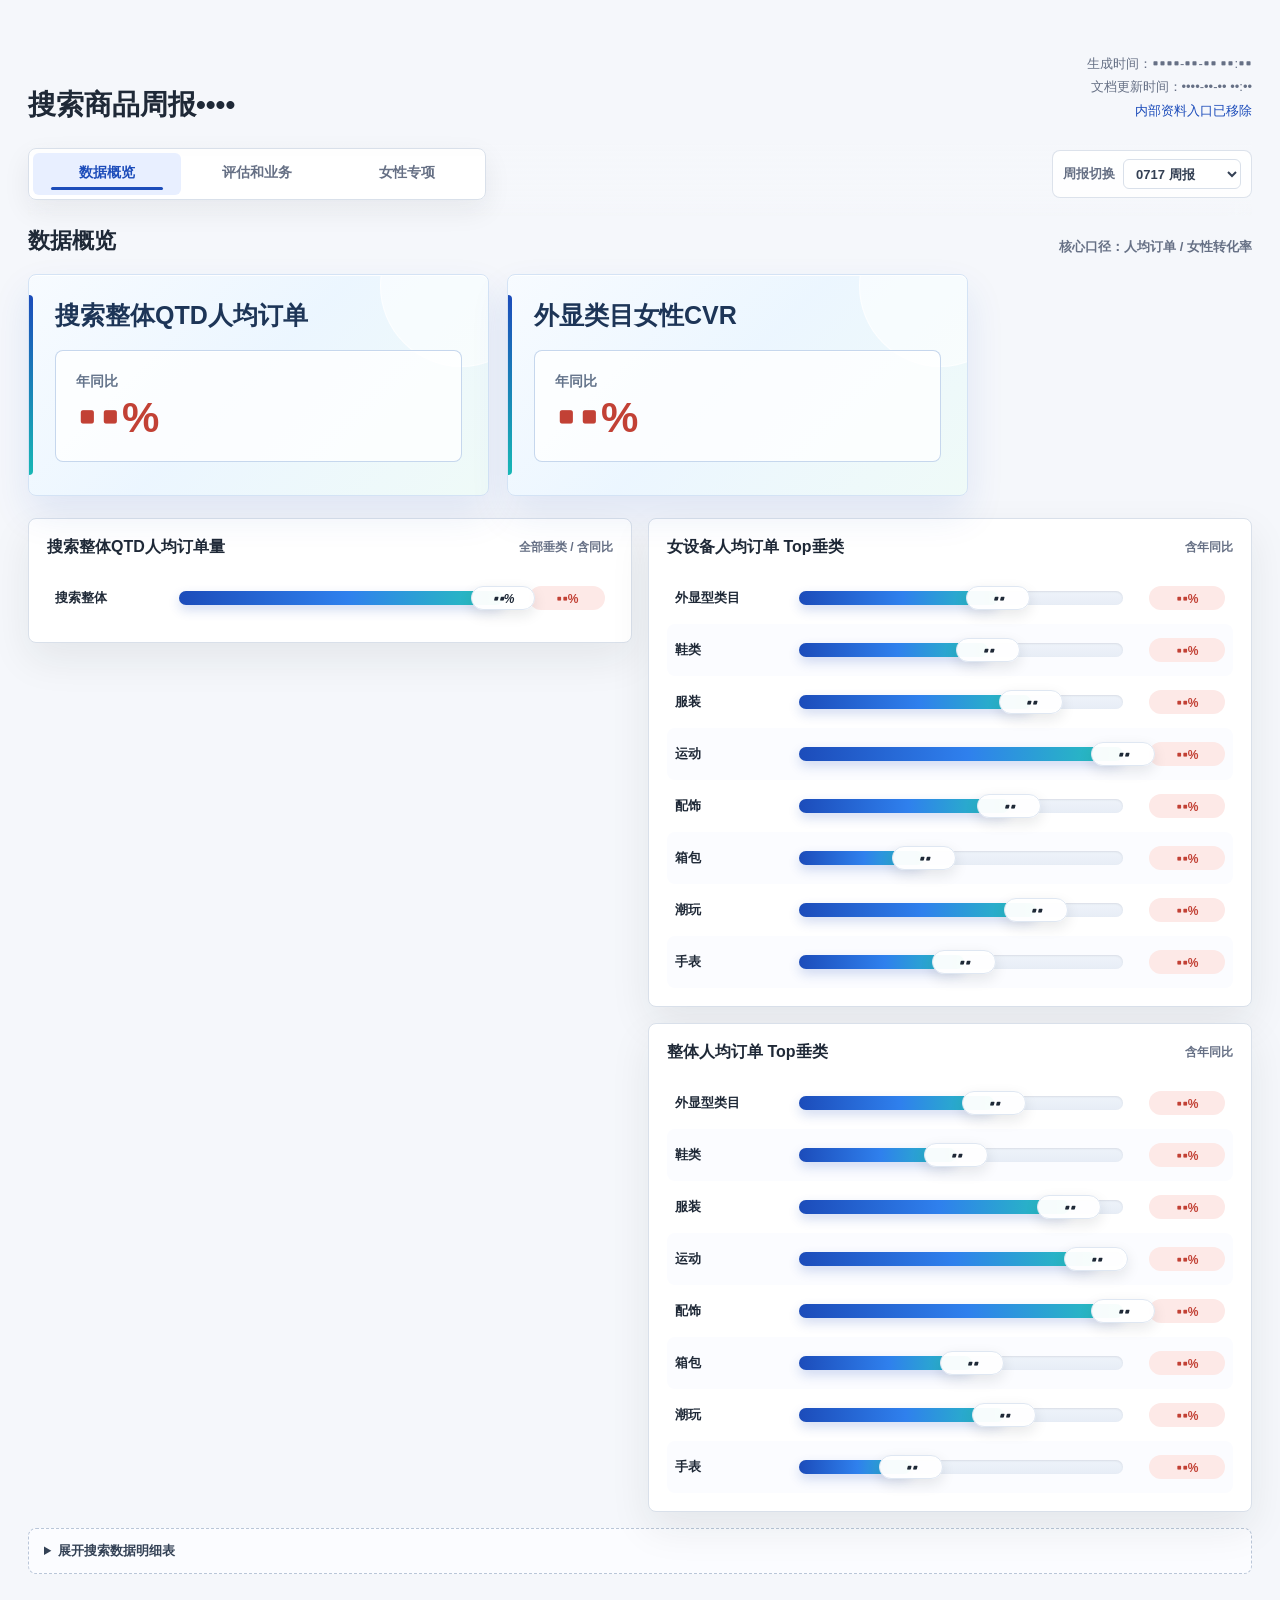
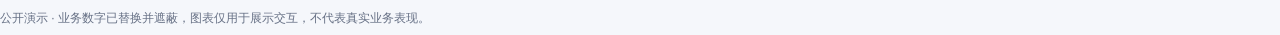
<file: search_weekly_dashboard_0717.html>
<!doctype html>
<html lang="zh-CN"><head>
<script src="./number-blur.js"></script><style data-rc-order="prependQueue" data-css-hash="c2pd8u" data-token-hash="1g3r1lh">.anticon{display:inline-flex;align-items:center;color:inherit;font-style:normal;line-height:•;text-align:center;text-transform:none;vertical-align:-•.•••em;text-rendering:optimizeLegibility;-webkit-font-smoothing:antialiased;-moz-osx-font-smoothing:grayscale;}.anticon >*{line-height:•;}.anticon svg{display:inline-block;}.anticon .anticon .anticon-icon{display:block;}</style>
    <meta charset="UTF-8">
    <meta name="viewport" content="width=device-width, initial-scale=1.0">
    <meta name="description" content="搜索商品周报 0717 本地核验版">
    <meta name="theme-color" content="#ff4338">
    <title>搜索商品周报 07.17</title>
    <script type="module" crossorigin="" src="./index-CnGxLXyg.js"></script>
    <link rel="stylesheet" crossorigin="" href="./index-BnIehCn8.css">
    <script src="./report-history-bridge.js"></script>
  </head>
  <body>
    <div id="root"><main class="search-weekly-report"><header class="report-header"><h1>搜索商品周报••••</h1><div class="source-meta"><div>生成时间：••••-••-•• ••:••</div><div>文档更新时间：••••-••-•• ••:••</div><a href="#private-source-removed" target="_blank" rel="noreferrer">打开飞书源文档</a></div></header><div class="tab-sticky"><div class="dashboard-tab-row"><nav class="main-tabs" aria-label="周报主模块"><button class="active">数据概览</button><button class="">评估和业务</button><button class="">女性专项</button></nav><label class="report-history"><span>周报切换</span><select aria-label="选择周报"><option value="0605">•••• 周报</option><option value="0612">•••• 周报</option><option value="0622">•••• 周报</option><option value="0629">•••• 周报</option><option value="0703">•••• 周报</option><option value="0710">•••• 周报</option><option value="0717">•••• 周报</option><option value="0724">•••• 周报</option></select></label></div></div><section class="tab-panel"><div class="section-title"><h2>数据概览</h2><p>核心口径：人均订单 / 女性转化率</p></div><div class="overview-kpi-grid"><article class="summary-card"><span>搜索整体QTD人均订单</span><div class="summary-focus"><em>年同比</em><b class="positive-text">+•.••%</b></div></article><article class="summary-card"><span>外显类目女性CVR</span><div class="summary-focus"><em>年同比</em><b class="positive-text">•.••%</b></div></article></div><div class="overview-layout"><article class="panel overview-primary-panel"><div class="panel-head"><h3>搜索整体QTD人均订单量</h3><span>全部垂类 / 含同比</span></div><div class="rank-bar"><span class="rank-bar__name">搜索整体</span><div class="rank-bar__track"><i style="width: 100%;"><b>•.••%</b></i></div><span class="change positive">+•.••%</span></div></article><div class="overview-stack"><article class="panel"><div class="panel-head"><h3>女设备人均订单 Top垂类</h3><span>含年同比</span></div><div class="rank-bar"><span class="rank-bar__name">外显型类目</span><div class="rank-bar__track"><i style="width: 61.36%;"><b>•.••</b></i></div><span class="change positive">•.••%</span></div><div class="rank-bar"><span class="rank-bar__name">鞋类</span><div class="rank-bar__track"><i style="width: 58.31%;"><b>•.••</b></i></div><span class="change positive">••.••%</span></div><div class="rank-bar"><span class="rank-bar__name">服装</span><div class="rank-bar__track"><i style="width: 71.66%;"><b>•.••</b></i></div><span class="change negative">-•.••%</span></div><div class="rank-bar"><span class="rank-bar__name">运动</span><div class="rank-bar__track"><i style="width: 100%;"><b>•.••</b></i></div><span class="change positive">••.••%</span></div><div class="rank-bar"><span class="rank-bar__name">配饰</span><div class="rank-bar__track"><i style="width: 64.87%;"><b>•.••</b></i></div><span class="change positive">•.••%</span></div><div class="rank-bar"><span class="rank-bar__name">箱包</span><div class="rank-bar__track"><i style="width: 38.64%;"><b>•.••</b></i></div><span class="change positive">••.••%</span></div><div class="rank-bar"><span class="rank-bar__name">潮玩</span><div class="rank-bar__track"><i style="width: 73.3%;"><b>•.••</b></i></div><span class="change positive">•••.••%</span></div><div class="rank-bar"><span class="rank-bar__name">手表</span><div class="rank-bar__track"><i style="width: 50.82%;"><b>•.••</b></i></div><span class="change positive">••.••%</span></div></article><article class="panel"><div class="panel-head"><h3>整体人均订单 Top垂类</h3><span>含年同比</span></div><div class="rank-bar"><span class="rank-bar__name">外显型类目</span><div class="rank-bar__track"><i style="width: 60.14%;"><b>•.••</b></i></div><span class="change positive">•.••%</span></div><div class="rank-bar"><span class="rank-bar__name">鞋类</span><div class="rank-bar__track"><i style="width: 48.31%;"><b>•.••</b></i></div><span class="change positive">••.••%</span></div><div class="rank-bar"><span class="rank-bar__name">服装</span><div class="rank-bar__track"><i style="width: 83.33%;"><b>•.••</b></i></div><span class="change negative">-•.••%</span></div><div class="rank-bar"><span class="rank-bar__name">运动</span><div class="rank-bar__track"><i style="width: 91.79%;"><b>•.••</b></i></div><span class="change positive">••.••%</span></div><div class="rank-bar"><span class="rank-bar__name">配饰</span><div class="rank-bar__track"><i style="width: 100%;"><b>•.••</b></i></div><span class="change negative">-•.••%</span></div><div class="rank-bar"><span class="rank-bar__name">箱包</span><div class="rank-bar__track"><i style="width: 53.38%;"><b>•.••</b></i></div><span class="change positive">•.••%</span></div><div class="rank-bar"><span class="rank-bar__name">潮玩</span><div class="rank-bar__track"><i style="width: 63.29%;"><b>•.••</b></i></div><span class="change positive">••.••%</span></div><div class="rank-bar"><span class="rank-bar__name">手表</span><div class="rank-bar__track"><i style="width: 34.54%;"><b>•.••</b></i></div><span class="change positive">••.••%</span></div></article></div></div><details class="details"><summary>展开搜索数据明细表</summary><div class="overview-detail-tabs" role="tablist" aria-label="搜索数据明细指标"><button type="button" role="tab" aria-selected="true" aria-controls="overview-detail-intent" class="active">指标•：搜索意图</button><button type="button" role="tab" aria-selected="false" aria-controls="overview-detail-female" class="">指标•：外显型类目女性订单转化率（QTD）</button><button type="button" role="tab" aria-selected="false" aria-controls="overview-detail-overall" class="">数据•：整体设备订单转化率（QTD）</button></div><div id="overview-detail-intent" role="tabpanel"><div class="table-scroll overview-detail-table"><table><thead><tr><th>人均订单-年同比</th><th>•••• QTD季度日均-人均订单</th><th>•••• QTD季度日均-搜索UV(均值)</th><th>•••• QTD季度日均-列表订单(均值)</th><th>•••• QTD季度日均-人均订单</th><th>•••• QTD季度日均-搜索UV(均值)</th><th>•••• QTD季度日均-列表订单(均值)</th></tr></thead><tbody><tr><td class="positive-text">+•.••%</td><td>•.••%</td><td>•••,•••</td><td>••,•••</td><td>•.••%</td><td>•,•••,•••</td><td>••,•••</td></tr></tbody></table></div></div></details></section></main></div>
  

</body><div id="codex-browser-sidebar-comments-root" style="position: fixed; inset: 0px; pointer-events: none; z-index: 2147483647;"></div></html>
</file>
<file: index-iUSH9egs.css>
:root{--report-bg: #f5f7fb;--report-panel: #fff;--report-ink: #1f2937;--report-muted: #667085;--report-line: #d9e0ea;--report-blue: #1c4cba;--report-blue-soft: #e8efff;--report-green: #0f766e;--report-green-soft: #dff7ef;--report-amber: #b7791f;--report-amber-soft: #fff3cf;--report-red: #c24135;--report-red-soft: #fde9e7;--report-up: var(--report-red);--report-up-soft: var(--report-red-soft);--report-down: var(--report-green);--report-down-soft: var(--report-green-soft);--report-pink: #cf3b8f;--report-pink-soft: #fde8f4;--report-shadow: 0 16px 40px rgba(23, 32, 42, .08)}.search-weekly-report{max-width:1480px;min-height:100vh;margin:0 auto;padding:28px;color:var(--report-ink)}.search-weekly-report h1,.search-weekly-report h2,.search-weekly-report h3,.search-weekly-report p{margin:0;letter-spacing:0}.search-weekly-report button,.search-weekly-report select{font:inherit}.report-header{display:flex;align-items:flex-end;justify-content:space-between;gap:24px;padding:24px 0 20px}.report-header h1{font-size:28px;line-height:1.25}.source-meta{color:var(--report-muted);font-size:13px;line-height:1.8;text-align:right}.source-meta a{color:var(--report-blue);text-decoration:none}.source-meta a:hover{text-decoration:underline}.tab-sticky{position:sticky;top:0;z-index:20;display:grid;gap:10px;padding:6px 0 16px;background:linear-gradient(180deg,#f5f7fbfa,#f5f7fbf0 78%,#f5f7fb00);-webkit-backdrop-filter:blur(10px);backdrop-filter:blur(10px)}.dashboard-tab-row{display:flex;align-items:center;justify-content:space-between;gap:14px}.main-tabs{display:inline-flex;gap:2px;width:fit-content;max-width:100%;padding:4px;border:1px solid var(--report-line);border-radius:8px;background:#fffffff0;box-shadow:0 10px 28px #17202a12}.main-tabs button{position:relative;display:inline-flex;align-items:center;justify-content:center;min-width:148px;min-height:42px;padding:8px 18px 10px;color:var(--report-muted);font-size:14px;font-weight:800;border:0;border-radius:6px;background:transparent;cursor:pointer}.main-tabs button:after{position:absolute;right:18px;bottom:5px;left:18px;height:3px;border-radius:999px;background:transparent;content:""}.main-tabs button:hover,.main-tabs button.active{color:var(--report-blue);background:var(--report-blue-soft)}.main-tabs button.active:after{background:var(--report-blue)}.report-history{display:inline-flex;align-items:center;gap:8px;padding:8px 10px;color:var(--report-muted);font-size:13px;font-weight:800;border:1px solid rgba(217,224,234,.92);border-radius:8px;background:#fffffff2}.report-history span{white-space:nowrap}.report-history select{min-width:118px;height:30px;padding:0 8px;color:#344054;border:1px solid var(--report-line);border-radius:6px;background:#fff}.evaluation-tabs{display:flex;align-items:center;gap:8px;max-width:100%;padding:8px;overflow-x:auto;border:1px solid var(--report-line);border-radius:8px;background:#fffffff0;box-shadow:0 10px 28px #17202a14}.evaluation-tabs button{flex:0 0 auto;min-height:38px;padding:10px 16px;color:var(--report-muted);font-size:14px;font-weight:900;border:1px solid transparent;border-radius:6px;background:transparent;cursor:pointer}.evaluation-tabs button:hover,.evaluation-tabs button.active{color:var(--report-blue);background:#edf3ff}.evaluation-tabs button.active{border-color:#c8d7ff;box-shadow:inset 0 -3px 0 var(--report-blue)}.tab-panel,.evaluation-panel{padding-top:6px}.section-title{display:flex;align-items:flex-end;justify-content:space-between;gap:24px;margin:4px 0 18px}.section-title h2{font-size:22px}.section-title p{color:var(--report-muted);font-size:13px;font-weight:700}.overview-kpi-grid{display:grid;grid-template-columns:repeat(2,minmax(0,1fr));gap:18px;max-width:940px;margin-bottom:22px}.summary-card{position:relative;min-height:222px;padding:24px 26px 22px;overflow:hidden;border:1px solid #d4e3f5;border-radius:8px;background:linear-gradient(135deg,#f7fbfffa,#ebf6ffeb 48%,#eefbf7db);box-shadow:0 18px 38px #1c4cba1a,inset 0 1px #ffffffeb}.summary-card:before{position:absolute;top:20px;bottom:20px;left:0;width:4px;border-radius:0 999px 999px 0;background:linear-gradient(180deg,var(--report-blue),#18b7b5);content:""}.summary-card:after{position:absolute;top:-70px;right:-54px;width:160px;height:160px;border:1px solid rgba(255,255,255,.7);border-radius:50%;background:#ffffff94;content:""}.summary-card>span{position:relative;z-index:1;color:#1d3557;font-size:25px;font-weight:900}.summary-card.female-accent{background:linear-gradient(135deg,#fff,#fff1f8 52%,#edf9ff)}.summary-card.female-accent:before{background:linear-gradient(180deg,var(--report-pink),#2f80ed)}.summary-focus{position:relative;z-index:1;display:grid;align-content:center;min-height:112px;margin-top:18px;padding:18px 20px;border:1px solid rgba(192,211,236,.9);border-radius:8px;background:#ffffffc2;box-shadow:inset 0 1px #fffffffc}.summary-focus em{color:#64748b;font-size:14px;font-style:normal;font-weight:900}.summary-focus b{margin-top:6px;font-size:42px;line-height:1}.summary-focus small{margin-top:8px;color:#64748b;font-size:12px;font-weight:700}.positive-text{color:var(--report-up)}.negative-text{color:var(--report-down)}.overview-layout{display:grid;grid-template-columns:repeat(2,minmax(0,1fr));gap:16px;align-items:start}.overview-stack{display:grid;gap:16px}.overview-primary-panel{min-height:auto}.panel{padding:18px;overflow:hidden;border:1px solid var(--report-line);border-radius:8px;background:var(--report-panel);box-shadow:var(--report-shadow)}.panel-head{display:flex;align-items:center;justify-content:space-between;gap:12px;margin-bottom:14px}.panel-head h3{font-size:16px}.panel-head span{color:var(--report-muted);font-size:12px;font-weight:700}.rank-bar{display:grid;grid-template-columns:112px minmax(160px,1fr) 90px;gap:12px;align-items:center;min-height:52px;padding:6px 8px;font-size:13px;border-radius:8px}.rank-bar:nth-child(odd){background:#fbfcff}.rank-bar__name{overflow:hidden;font-weight:700;text-overflow:ellipsis;white-space:nowrap}.rank-bar__track{position:relative;height:14px;overflow:visible;border-radius:999px;background:linear-gradient(180deg,#eef3fa,#e7edf6);box-shadow:inset 0 1px 2px #1f29371a}.rank-bar__track i{position:relative;display:block;min-width:8px;height:100%;border-radius:inherit;background:linear-gradient(90deg,#1c4cba,#2f80ed 52%,#26c6b8);box-shadow:0 5px 12px #1c4cba33}.rank-bar__track i b{position:absolute;top:50%;right:0;z-index:2;min-width:64px;padding:3px 8px;color:var(--report-ink);font-size:12px;text-align:center;white-space:nowrap;border:1px solid #dfe7f2;border-radius:999px;background:#fffffff5;box-shadow:0 5px 14px #17202a1a;transform:translate(50%,-50%)}.change{display:inline-flex;align-items:center;justify-self:end;justify-content:center;min-width:76px;min-height:24px;padding:2px 8px;color:var(--report-up);font-size:12px;font-weight:800;white-space:nowrap;border-radius:999px;background:var(--report-up-soft)}.change.negative{color:var(--report-down);background:var(--report-down-soft)}.details{margin-top:16px;overflow:hidden;border:1px dashed #b9c6d8;border-radius:8px;background:#fbfcff}.details summary{padding:13px 15px;color:#334155;font-size:13px;font-weight:900;cursor:pointer}.details .table-scroll{border-width:1px 0 0;border-radius:0}.overview-detail-tabs{display:flex;gap:8px;padding:10px 14px;overflow-x:auto;border-top:1px solid var(--report-line);background:#fff}.overview-detail-tabs button{flex:0 0 auto;min-height:34px;padding:7px 12px;color:var(--report-muted);font-size:12px;font-weight:900;border:1px solid transparent;border-radius:6px;background:transparent;cursor:pointer}.overview-detail-tabs button.active{color:var(--report-blue);border-color:#c8d7ff;background:var(--report-blue-soft)}.source-table-group>.overview-detail-tabs{border-top:1px solid var(--report-line)}.source-table-group>.source-data-table{border-radius:0 0 8px 8px}.overview-detail-table table{min-width:1120px}.overview-detail-table th,.overview-detail-table td{width:auto!important;min-width:0;white-space:nowrap}.detail-category-cell{color:#344054;font-weight:800}.metric-grid{display:grid;grid-template-columns:repeat(4,minmax(0,1fr));gap:12px;margin-bottom:16px}.metric-card{display:flex;flex-direction:column;justify-content:space-between;min-height:126px;padding:16px;border:1px solid var(--report-line);border-radius:8px;background:#fff;box-shadow:var(--report-shadow)}.metric-card span{color:var(--report-muted);font-size:13px;font-weight:700}.metric-card strong{display:block;margin:8px 0 10px;font-size:27px;line-height:1.1}.metric-card p{color:var(--report-muted);font-size:12px}.metric-card.blue{background:linear-gradient(180deg,#fff,var(--report-blue-soft))}.metric-card.green{background:linear-gradient(180deg,#fff,var(--report-green-soft))}.metric-card.amber{background:linear-gradient(180deg,#fff,var(--report-amber-soft))}.metric-card.pink{background:linear-gradient(180deg,#fff,var(--report-pink-soft))}.module-head{display:flex;align-items:flex-start;justify-content:space-between;gap:18px;margin:4px 0 18px}.module-head h3{font-size:22px}.module-head p{margin-top:8px;color:var(--report-muted);font-size:13px;font-weight:700}.module-head>span{padding:7px 10px;color:var(--report-blue);font-size:12px;font-weight:900;white-space:nowrap;border-radius:999px;background:var(--report-blue-soft)}.plan-panel{margin-bottom:16px}.plan-grid,.decision-grid{display:grid;grid-template-columns:repeat(4,minmax(0,1fr));gap:12px}.plan-grid>div,.decision-grid>div{min-height:118px;padding:14px;border:1px solid #e7edf6;border-radius:8px;background:#fbfdff}.plan-grid b,.decision-grid b{font-size:14px}.plan-grid p,.decision-grid p{margin-top:8px;color:var(--report-muted);font-size:12px;line-height:1.65}.decision-grid{grid-template-columns:repeat(3,minmax(0,1fr))}.decision-grid span{display:block;margin-bottom:8px;color:var(--report-blue);font-size:12px;font-weight:900}.two-columns{display:grid;grid-template-columns:repeat(2,minmax(0,1fr));gap:16px}.risk-list{display:grid;gap:10px}.risk-list>div{padding:12px 14px;border:1px solid #edf1f7;border-left:3px solid #d8a146;border-radius:7px;background:#fffdf8}.risk-list b{font-size:13px}.risk-list p{margin-top:5px;color:var(--report-muted);font-size:12px;line-height:1.55}.demand-layout{display:grid;grid-template-columns:repeat(2,minmax(0,1fr));gap:16px;margin-bottom:16px}.demand-summary{display:grid;grid-template-columns:repeat(3,minmax(0,1fr));gap:10px;margin-bottom:14px}.demand-summary div{min-height:92px;padding:14px;text-align:center;border:1px solid #e6edf7;border-radius:8px;background:#f8fbff}.demand-summary b{display:block;color:var(--report-blue);font-size:28px;font-variant-numeric:tabular-nums}.demand-summary span{display:block;margin-top:4px;color:var(--report-muted);font-size:12px;font-weight:800;line-height:1.4}.timeline-panel{display:grid;align-content:start}.timeline{padding-top:2px}.timeline-row{display:grid;grid-template-columns:54px 28px minmax(0,1fr);gap:10px;min-height:72px}.timeline-row time{padding-top:5px;color:var(--report-blue);font-size:12px;font-weight:900}.timeline-row__rail{position:relative;display:flex;justify-content:center}.timeline-row__rail:after{position:absolute;top:28px;bottom:-2px;left:50%;width:2px;background:#dce5f1;content:"";transform:translate(-50%)}.timeline-row:last-child .timeline-row__rail:after{display:none}.timeline-row__marker{position:relative;z-index:1;display:inline-flex;align-items:center;justify-content:center;width:26px;height:26px;color:#7a8799;border:2px solid #cdd7e5;border-radius:50%;background:#fff}.timeline-row__content{min-width:0;padding:4px 8px 14px 0}.timeline-row__content b{display:block;font-size:13px;line-height:1.45}.timeline-row__meta{margin-top:6px;color:var(--report-muted);font-size:11px;line-height:1.5}.timeline-row--completed time{color:var(--report-green)}.timeline-row--completed .timeline-row__marker{color:#fff;border-color:var(--report-green);background:var(--report-green)}.timeline-row--active .timeline-row__marker{color:var(--report-blue);border-color:var(--report-blue);box-shadow:0 0 0 4px var(--report-blue-soft)}.timeline-row--active .timeline-row__content{padding-left:10px;border-radius:6px;background:#f7faff}.demand-progress-panel{margin-bottom:16px}.demand-progress-groups{display:grid;grid-template-columns:repeat(3,minmax(0,1fr))}.demand-progress-group{min-width:0;padding:0 16px;border-left:1px solid var(--report-line)}.demand-progress-group:first-child{padding-left:0;border-left:0}.demand-progress-group:last-child{padding-right:0}.demand-progress-group__head{display:flex;align-items:center;justify-content:space-between;gap:12px;padding-bottom:10px}.demand-progress-group__head h4{margin:0;color:var(--report-blue);font-size:14px;line-height:1.5}.demand-progress-group__head span{color:var(--report-muted);font-size:11px;font-weight:800;white-space:nowrap}.demand-progress-list article{padding:12px 0;border-top:1px solid #edf1f7}.demand-progress-list b{display:block;font-size:13px;line-height:1.5}.demand-progress-list p{margin-top:6px;color:var(--report-muted);font-size:12px;line-height:1.65;overflow-wrap:anywhere}.product-module-details{margin-bottom:18px}.requirements-table-block{margin-top:18px}.product-module-requirement-table table{min-width:2780px}.product-module-requirement-table th:nth-child(1){min-width:110px}.product-module-requirement-table th:nth-child(2){min-width:120px}.product-module-requirement-table th:nth-child(3){min-width:140px}.product-module-requirement-table th:nth-child(4){min-width:220px}.product-module-requirement-table th:nth-child(5){min-width:90px}.product-module-requirement-table th:nth-child(6){min-width:120px}.product-module-requirement-table th:nth-child(7){min-width:300px}.product-module-requirement-table th:nth-child(8){min-width:430px}.product-module-requirement-table th:nth-child(9){min-width:90px}.product-module-requirement-table th:nth-child(10){min-width:220px}.product-module-requirement-table th:nth-child(11){min-width:240px}.product-module-requirement-table th:nth-child(12){min-width:140px}.product-module-requirement-table a{color:var(--report-blue);font-weight:800;text-decoration:none}.product-module-requirement-table a:hover{text-decoration:underline}.table-scroll{overflow-x:auto;border:1px solid var(--report-line);border-radius:8px;background:#fff;box-shadow:0 10px 26px #17202a0f}.table-scroll table{width:100%;min-width:1120px;border-collapse:collapse;table-layout:fixed}.table-scroll th,.table-scroll td{padding:12px 14px;font-size:12px;line-height:1.55;text-align:left;vertical-align:top;border-bottom:1px solid #edf1f6}.table-scroll th{color:#344054;font-weight:900;background:#f3f7ff}.table-scroll th:nth-child(1){width:150px}.table-scroll th:nth-child(2){width:180px}.table-scroll th:nth-child(3),.table-scroll th:nth-child(4){width:260px}.table-scroll th:nth-child(5){width:120px}.table-scroll tbody tr:last-child td{border-bottom:0}.table-scroll tbody tr:hover td{background:#fbfdff}.topic-cell{color:var(--report-blue);font-weight:900}.status{display:inline-flex;justify-content:center;min-width:58px;padding:4px 7px;color:var(--report-blue);font-size:11px;font-weight:900;white-space:nowrap;border-radius:999px;background:var(--report-blue-soft)}.source-data-table table{table-layout:auto}.source-data-table th,.source-data-table td{min-width:110px;width:auto;white-space:pre-line}.source-data-table th{text-align:center;vertical-align:middle}.source-data-table th:nth-child(1),.source-data-table th:nth-child(2),.source-data-table th:nth-child(3),.source-data-table th:nth-child(4),.source-data-table th:nth-child(5){width:auto}.source-data-table td[rowspan]{vertical-align:middle}.product-requirement-table table{min-width:1320px}.product-requirement-table th:nth-child(1){min-width:110px}.product-requirement-table th:nth-child(2){min-width:130px}.product-requirement-table th:nth-child(3){min-width:280px}.product-requirement-table th:nth-child(4){min-width:110px}.product-requirement-table th:nth-child(5){min-width:100px}.product-requirement-table th:nth-child(6){min-width:180px}.product-requirement-table th:nth-child(7){min-width:130px}.product-requirement-table a{color:var(--report-blue);font-weight:800;text-decoration:none}.product-requirement-table a:hover{text-decoration:underline}@media(max-width:980px){.metric-grid,.plan-grid{grid-template-columns:repeat(2,minmax(0,1fr))}.overview-layout,.two-columns,.demand-layout,.demand-progress-groups{grid-template-columns:1fr}.demand-progress-group,.demand-progress-group:first-child,.demand-progress-group:last-child{padding:16px 0 0;border-top:1px solid var(--report-line);border-left:0}.demand-progress-group:first-child{padding-top:0;border-top:0}}@media(max-width:720px){.search-weekly-report{padding:16px 12px 24px}.report-header{align-items:flex-start;flex-direction:column}.report-header h1{font-size:24px}.source-meta{text-align:left}.dashboard-tab-row{align-items:stretch;flex-direction:column}.main-tabs{display:grid;grid-template-columns:repeat(3,minmax(0,1fr));width:100%}.main-tabs button{min-width:0;padding-inline:8px}.report-history{justify-content:space-between}.section-title{align-items:flex-start;flex-direction:column;gap:6px}.overview-kpi-grid,.metric-grid,.plan-grid,.decision-grid{grid-template-columns:1fr}.summary-card{min-height:196px;padding:20px}.summary-card>span{font-size:20px}.rank-bar{grid-template-columns:76px minmax(116px,1fr) 72px;gap:8px;overflow:visible}.rank-bar__name{font-size:12px}.change{min-width:68px;padding-inline:6px}.module-head{align-items:flex-start;flex-direction:column}}*{box-sizing:border-box}html{scroll-behavior:smooth;min-width:320px;background:#f5f7fb}body{margin:0;min-width:320px;min-height:100vh;color:#1f2937;background:#f5f7fb;font-family:-apple-system,BlinkMacSystemFont,Segoe UI,Microsoft YaHei,sans-serif}button,input,select,textarea{font:inherit}a{color:inherit}
</file>
<file: index-83Y-xwtn.css>
:root{--report-bg: #f5f7fb;--report-panel: #fff;--report-ink: #1f2937;--report-muted: #667085;--report-line: #d9e0ea;--report-blue: #1c4cba;--report-blue-soft: #e8efff;--report-green: #0f766e;--report-green-soft: #dff7ef;--report-amber: #b7791f;--report-amber-soft: #fff3cf;--report-red: #c24135;--report-red-soft: #fde9e7;--report-up: var(--report-red);--report-up-soft: var(--report-red-soft);--report-down: var(--report-green);--report-down-soft: var(--report-green-soft);--report-pink: #cf3b8f;--report-pink-soft: #fde8f4;--report-shadow: 0 16px 40px rgba(23, 32, 42, .08)}.search-weekly-report{max-width:1480px;min-height:100vh;margin:0 auto;padding:28px;color:var(--report-ink)}.search-weekly-report h1,.search-weekly-report h2,.search-weekly-report h3,.search-weekly-report p{margin:0;letter-spacing:0}.search-weekly-report button,.search-weekly-report select{font:inherit}.report-header{display:flex;align-items:flex-end;justify-content:space-between;gap:24px;padding:24px 0 20px}.report-header h1{font-size:28px;line-height:1.25}.source-meta{color:var(--report-muted);font-size:13px;line-height:1.8;text-align:right}.source-meta a{color:var(--report-blue);text-decoration:none}.source-meta a:hover{text-decoration:underline}.tab-sticky{position:sticky;top:0;z-index:20;display:grid;gap:10px;padding:6px 0 16px;background:linear-gradient(180deg,#f5f7fbfa,#f5f7fbf0 78%,#f5f7fb00);-webkit-backdrop-filter:blur(10px);backdrop-filter:blur(10px)}.dashboard-tab-row{display:flex;align-items:center;justify-content:space-between;gap:14px}.main-tabs{display:inline-flex;gap:2px;width:fit-content;max-width:100%;padding:4px;border:1px solid var(--report-line);border-radius:8px;background:#fffffff0;box-shadow:0 10px 28px #17202a12}.main-tabs button{position:relative;display:inline-flex;align-items:center;justify-content:center;min-width:148px;min-height:42px;padding:8px 18px 10px;color:var(--report-muted);font-size:14px;font-weight:800;border:0;border-radius:6px;background:transparent;cursor:pointer}.main-tabs button:after{position:absolute;right:18px;bottom:5px;left:18px;height:3px;border-radius:999px;background:transparent;content:""}.main-tabs button:hover,.main-tabs button.active{color:var(--report-blue);background:var(--report-blue-soft)}.main-tabs button.active:after{background:var(--report-blue)}.report-history{display:inline-flex;align-items:center;gap:8px;padding:8px 10px;color:var(--report-muted);font-size:13px;font-weight:800;border:1px solid rgba(217,224,234,.92);border-radius:8px;background:#fffffff2}.report-history span{white-space:nowrap}.report-history select{min-width:118px;height:30px;padding:0 8px;color:#344054;border:1px solid var(--report-line);border-radius:6px;background:#fff}.evaluation-tabs{display:flex;align-items:center;gap:8px;max-width:100%;padding:8px;overflow-x:auto;border:1px solid var(--report-line);border-radius:8px;background:#fffffff0;box-shadow:0 10px 28px #17202a14}.evaluation-tabs button{flex:0 0 auto;min-height:38px;padding:10px 16px;color:var(--report-muted);font-size:14px;font-weight:900;border:1px solid transparent;border-radius:6px;background:transparent;cursor:pointer}.evaluation-tabs button:hover,.evaluation-tabs button.active{color:var(--report-blue);background:#edf3ff}.evaluation-tabs button.active{border-color:#c8d7ff;box-shadow:inset 0 -3px 0 var(--report-blue)}.tab-panel,.evaluation-panel{padding-top:6px}.section-title{display:flex;align-items:flex-end;justify-content:space-between;gap:24px;margin:4px 0 18px}.section-title h2{font-size:22px}.section-title p{color:var(--report-muted);font-size:13px;font-weight:700}.overview-kpi-grid{display:grid;grid-template-columns:repeat(2,minmax(0,1fr));gap:18px;max-width:940px;margin-bottom:22px}.summary-card{position:relative;min-height:222px;padding:24px 26px 22px;overflow:hidden;border:1px solid #d4e3f5;border-radius:8px;background:linear-gradient(135deg,#f7fbfffa,#ebf6ffeb 48%,#eefbf7db);box-shadow:0 18px 38px #1c4cba1a,inset 0 1px #ffffffeb}.summary-card:before{position:absolute;top:20px;bottom:20px;left:0;width:4px;border-radius:0 999px 999px 0;background:linear-gradient(180deg,var(--report-blue),#18b7b5);content:""}.summary-card:after{position:absolute;top:-70px;right:-54px;width:160px;height:160px;border:1px solid rgba(255,255,255,.7);border-radius:50%;background:#ffffff94;content:""}.summary-card>span{position:relative;z-index:1;color:#1d3557;font-size:25px;font-weight:900}.summary-card.female-accent{background:linear-gradient(135deg,#fff,#fff1f8 52%,#edf9ff)}.summary-card.female-accent:before{background:linear-gradient(180deg,var(--report-pink),#2f80ed)}.summary-focus{position:relative;z-index:1;display:grid;align-content:center;min-height:112px;margin-top:18px;padding:18px 20px;border:1px solid rgba(192,211,236,.9);border-radius:8px;background:#ffffffc2;box-shadow:inset 0 1px #fffffffc}.summary-focus em{color:#64748b;font-size:14px;font-style:normal;font-weight:900}.summary-focus b{margin-top:6px;font-size:42px;line-height:1}.summary-focus small{margin-top:8px;color:#64748b;font-size:12px;font-weight:700}.positive-text{color:var(--report-up)}.negative-text{color:var(--report-down)}.overview-layout{display:grid;grid-template-columns:repeat(2,minmax(0,1fr));gap:16px;align-items:start}.overview-stack{display:grid;gap:16px}.overview-primary-panel{min-height:auto}.panel{padding:18px;overflow:hidden;border:1px solid var(--report-line);border-radius:8px;background:var(--report-panel);box-shadow:var(--report-shadow)}.panel-head{display:flex;align-items:center;justify-content:space-between;gap:12px;margin-bottom:14px}.panel-head h3{font-size:16px}.panel-head span{color:var(--report-muted);font-size:12px;font-weight:700}.rank-bar{display:grid;grid-template-columns:112px minmax(160px,1fr) 90px;gap:12px;align-items:center;min-height:52px;padding:6px 8px;font-size:13px;border-radius:8px}.rank-bar:nth-child(odd){background:#fbfcff}.rank-bar__name{overflow:hidden;font-weight:700;text-overflow:ellipsis;white-space:nowrap}.rank-bar__track{position:relative;height:14px;overflow:visible;border-radius:999px;background:linear-gradient(180deg,#eef3fa,#e7edf6);box-shadow:inset 0 1px 2px #1f29371a}.rank-bar__track i{position:relative;display:block;min-width:8px;height:100%;border-radius:inherit;background:linear-gradient(90deg,#1c4cba,#2f80ed 52%,#26c6b8);box-shadow:0 5px 12px #1c4cba33}.rank-bar__track i b{position:absolute;top:50%;right:0;z-index:2;min-width:64px;padding:3px 8px;color:var(--report-ink);font-size:12px;text-align:center;white-space:nowrap;border:1px solid #dfe7f2;border-radius:999px;background:#fffffff5;box-shadow:0 5px 14px #17202a1a;transform:translate(50%,-50%)}.change{display:inline-flex;align-items:center;justify-self:end;justify-content:center;min-width:76px;min-height:24px;padding:2px 8px;color:var(--report-up);font-size:12px;font-weight:800;white-space:nowrap;border-radius:999px;background:var(--report-up-soft)}.change.negative{color:var(--report-down);background:var(--report-down-soft)}.details{margin-top:16px;overflow:hidden;border:1px dashed #b9c6d8;border-radius:8px;background:#fbfcff}.details summary{padding:13px 15px;color:#334155;font-size:13px;font-weight:900;cursor:pointer}.details .table-scroll{border-width:1px 0 0;border-radius:0}.overview-detail-tabs{display:flex;gap:8px;padding:10px 14px;overflow-x:auto;border-top:1px solid var(--report-line);background:#fff}.overview-detail-tabs button{flex:0 0 auto;min-height:34px;padding:7px 12px;color:var(--report-muted);font-size:12px;font-weight:900;border:1px solid transparent;border-radius:6px;background:transparent;cursor:pointer}.overview-detail-tabs button.active{color:var(--report-blue);border-color:#c8d7ff;background:var(--report-blue-soft)}.source-table-group>.overview-detail-tabs{border-top:1px solid var(--report-line)}.source-table-group>.source-data-table{border-radius:0 0 8px 8px}.overview-detail-table table{min-width:1120px}.overview-detail-table th,.overview-detail-table td{width:auto!important;min-width:0;white-space:nowrap}.detail-category-cell{color:#344054;font-weight:800}.metric-grid{display:grid;grid-template-columns:repeat(4,minmax(0,1fr));gap:12px;margin-bottom:16px}.metric-card{display:flex;flex-direction:column;justify-content:space-between;min-height:126px;padding:16px;border:1px solid var(--report-line);border-radius:8px;background:#fff;box-shadow:var(--report-shadow)}.metric-card span{color:var(--report-muted);font-size:13px;font-weight:700}.metric-card strong{display:block;margin:8px 0 10px;font-size:27px;line-height:1.1}.metric-card p{color:var(--report-muted);font-size:12px}.metric-card.blue{background:linear-gradient(180deg,#fff,var(--report-blue-soft))}.metric-card.green{background:linear-gradient(180deg,#fff,var(--report-green-soft))}.metric-card.amber{background:linear-gradient(180deg,#fff,var(--report-amber-soft))}.metric-card.pink{background:linear-gradient(180deg,#fff,var(--report-pink-soft))}.module-head{display:flex;align-items:flex-start;justify-content:space-between;gap:18px;margin:4px 0 18px}.module-head h3{font-size:22px}.module-head p{margin-top:8px;color:var(--report-muted);font-size:13px;font-weight:700}.module-head>span{padding:7px 10px;color:var(--report-blue);font-size:12px;font-weight:900;white-space:nowrap;border-radius:999px;background:var(--report-blue-soft)}.plan-panel{margin-bottom:16px}.plan-grid,.decision-grid{display:grid;grid-template-columns:repeat(4,minmax(0,1fr));gap:12px}.plan-grid>div,.decision-grid>div{min-height:118px;padding:14px;border:1px solid #e7edf6;border-radius:8px;background:#fbfdff}.plan-grid b,.decision-grid b{font-size:14px}.plan-grid p,.decision-grid p{margin-top:8px;color:var(--report-muted);font-size:12px;line-height:1.65}.decision-grid{grid-template-columns:repeat(3,minmax(0,1fr))}.decision-grid span{display:block;margin-bottom:8px;color:var(--report-blue);font-size:12px;font-weight:900}.two-columns{display:grid;grid-template-columns:repeat(2,minmax(0,1fr));gap:16px}.risk-list{display:grid;gap:10px}.risk-list>div{padding:12px 14px;border:1px solid #edf1f7;border-left:3px solid #d8a146;border-radius:7px;background:#fffdf8}.risk-list b{font-size:13px}.risk-list p{margin-top:5px;color:var(--report-muted);font-size:12px;line-height:1.55}.table-scroll{overflow-x:auto;border:1px solid var(--report-line);border-radius:8px;background:#fff;box-shadow:0 10px 26px #17202a0f}.table-scroll table{width:100%;min-width:1120px;border-collapse:collapse;table-layout:fixed}.table-scroll th,.table-scroll td{padding:12px 14px;font-size:12px;line-height:1.55;text-align:left;vertical-align:top;border-bottom:1px solid #edf1f6}.table-scroll th{color:#344054;font-weight:900;background:#f3f7ff}.table-scroll th:nth-child(1){width:150px}.table-scroll th:nth-child(2){width:180px}.table-scroll th:nth-child(3),.table-scroll th:nth-child(4){width:260px}.table-scroll th:nth-child(5){width:120px}.table-scroll tbody tr:last-child td{border-bottom:0}.table-scroll tbody tr:hover td{background:#fbfdff}.topic-cell{color:var(--report-blue);font-weight:900}.status{display:inline-flex;justify-content:center;min-width:58px;padding:4px 7px;color:var(--report-blue);font-size:11px;font-weight:900;white-space:nowrap;border-radius:999px;background:var(--report-blue-soft)}.source-data-table table{table-layout:auto}.source-data-table th,.source-data-table td{min-width:110px;width:auto;white-space:pre-line}.source-data-table th{text-align:center;vertical-align:middle}.source-data-table th:nth-child(1),.source-data-table th:nth-child(2),.source-data-table th:nth-child(3),.source-data-table th:nth-child(4),.source-data-table th:nth-child(5){width:auto}.source-data-table td[rowspan]{vertical-align:middle}.product-requirement-table table{min-width:1320px}.product-requirement-table th:nth-child(1){min-width:110px}.product-requirement-table th:nth-child(2){min-width:130px}.product-requirement-table th:nth-child(3){min-width:280px}.product-requirement-table th:nth-child(4){min-width:110px}.product-requirement-table th:nth-child(5){min-width:100px}.product-requirement-table th:nth-child(6){min-width:180px}.product-requirement-table th:nth-child(7){min-width:130px}.product-requirement-table a{color:var(--report-blue);font-weight:800;text-decoration:none}.product-requirement-table a:hover{text-decoration:underline}@media(max-width:980px){.metric-grid,.plan-grid{grid-template-columns:repeat(2,minmax(0,1fr))}.overview-layout,.two-columns{grid-template-columns:1fr}}@media(max-width:720px){.search-weekly-report{padding:16px 12px 24px}.report-header{align-items:flex-start;flex-direction:column}.report-header h1{font-size:24px}.source-meta{text-align:left}.dashboard-tab-row{align-items:stretch;flex-direction:column}.main-tabs{display:grid;grid-template-columns:repeat(3,minmax(0,1fr));width:100%}.main-tabs button{min-width:0;padding-inline:8px}.report-history{justify-content:space-between}.section-title{align-items:flex-start;flex-direction:column;gap:6px}.overview-kpi-grid,.metric-grid,.plan-grid,.decision-grid{grid-template-columns:1fr}.summary-card{min-height:196px;padding:20px}.summary-card>span{font-size:20px}.rank-bar{grid-template-columns:76px minmax(116px,1fr) 72px;gap:8px;overflow:visible}.rank-bar__name{font-size:12px}.change{min-width:68px;padding-inline:6px}.module-head{align-items:flex-start;flex-direction:column}}*{box-sizing:border-box}html{scroll-behavior:smooth;min-width:320px;background:#f5f7fb}body{margin:0;min-width:320px;min-height:100vh;color:#1f2937;background:#f5f7fb;font-family:-apple-system,BlinkMacSystemFont,Segoe UI,Microsoft YaHei,sans-serif}button,input,select,textarea{font:inherit}a{color:inherit}
</file>
<file: index-BnIehCn8.css>
@charset "UTF-8";:root{--report-bg: #f5f7fb;--report-panel: #ffffff;--report-ink: #1f2937;--report-muted: #667085;--report-line: #d9e0ea;--report-blue: #1c4cba;--report-blue-soft: #e8efff;--report-green: #0f766e;--report-green-soft: #dff7ef;--report-amber: #b7791f;--report-amber-soft: #fff3cf;--report-red: #c24135;--report-red-soft: #fde9e7;--report-up: var(--report-red);--report-up-soft: var(--report-red-soft);--report-down: var(--report-green);--report-down-soft: var(--report-green-soft);--report-pink: #cf3b8f;--report-pink-soft: #fde8f4;--report-shadow: 0 16px 40px rgba(23, 32, 42, .08)}.search-weekly-report{max-width:1480px;min-height:100vh;margin:0 auto;padding:28px;color:var(--report-ink)}.search-weekly-report h1,.search-weekly-report h2,.search-weekly-report h3,.search-weekly-report p{margin:0;letter-spacing:0}.search-weekly-report button,.search-weekly-report select{font:inherit}.search-weekly-report footer{padding:34px 0 12px;color:#8b95a7;font-size:12px;text-align:center}.report-header{display:flex;align-items:flex-end;justify-content:space-between;gap:24px;padding:24px 0 20px}.report-header h1{font-size:28px;line-height:1.25}.source-meta{color:var(--report-muted);font-size:13px;line-height:1.8;text-align:right}.source-meta a{color:var(--report-blue);text-decoration:none}.source-meta a:hover{text-decoration:underline}.tab-sticky{position:sticky;top:0;z-index:20;display:grid;gap:10px;padding:6px 0 16px;background:linear-gradient(180deg,#f5f7fbfa,#f5f7fbf0 78%,#f5f7fb00);-webkit-backdrop-filter:blur(10px);backdrop-filter:blur(10px)}.dashboard-tab-row{display:flex;align-items:center;justify-content:space-between;gap:14px}.main-tabs{display:inline-flex;gap:2px;width:fit-content;max-width:100%;padding:4px;border:1px solid var(--report-line);border-radius:8px;background:#fffffff0;box-shadow:0 10px 28px #17202a12}.main-tabs button{position:relative;display:inline-flex;align-items:center;justify-content:center;min-width:148px;min-height:42px;padding:8px 18px 10px;color:var(--report-muted);font-size:14px;font-weight:800;border:0;border-radius:6px;background:transparent;cursor:pointer}.main-tabs button:after{position:absolute;right:18px;bottom:5px;left:18px;height:3px;border-radius:999px;background:transparent;content:""}.main-tabs button:hover,.main-tabs button.active{color:var(--report-blue);background:var(--report-blue-soft)}.main-tabs button.active:after{background:var(--report-blue)}.report-history{display:inline-flex;align-items:center;gap:8px;padding:8px 10px;color:var(--report-muted);font-size:13px;font-weight:800;border:1px solid rgba(217,224,234,.92);border-radius:8px;background:#fffffff2}.report-history span{white-space:nowrap}.report-history select{min-width:118px;height:30px;padding:0 8px;color:#344054;border:1px solid var(--report-line);border-radius:6px;background:#fff}.evaluation-tabs{display:flex;align-items:center;gap:8px;max-width:100%;padding:8px;overflow-x:auto;border:1px solid var(--report-line);border-radius:8px;background:#fffffff0;box-shadow:0 10px 28px #17202a14}.evaluation-tabs button{flex:0 0 auto;min-height:38px;padding:10px 16px;color:var(--report-muted);font-size:14px;font-weight:900;border:1px solid transparent;border-radius:6px;background:transparent;cursor:pointer}.evaluation-tabs button:hover,.evaluation-tabs button.active{color:var(--report-blue);background:#edf3ff}.evaluation-tabs button.active{border-color:#c8d7ff;box-shadow:inset 0 -3px 0 var(--report-blue)}.tab-panel,.evaluation-panel{padding-top:6px}.section-title{display:flex;align-items:flex-end;justify-content:space-between;gap:24px;margin:4px 0 18px}.section-title h2{font-size:22px}.section-title p{color:var(--report-muted);font-size:13px;font-weight:700}.overview-kpi-grid{display:grid;grid-template-columns:repeat(2,minmax(0,1fr));gap:18px;max-width:940px;margin-bottom:22px}.summary-card{position:relative;min-height:222px;padding:24px 26px 22px;overflow:hidden;border:1px solid #d4e3f5;border-radius:8px;background:linear-gradient(135deg,#f7fbfffa,#ebf6ffeb 48%,#eefbf7db);box-shadow:0 18px 38px #1c4cba1a,inset 0 1px #ffffffeb}.summary-card:before{position:absolute;top:20px;bottom:20px;left:0;width:4px;border-radius:0 999px 999px 0;background:linear-gradient(180deg,var(--report-blue),#18b7b5);content:""}.summary-card:after{position:absolute;top:-70px;right:-54px;width:160px;height:160px;border:1px solid rgba(255,255,255,.7);border-radius:50%;background:#ffffff94;content:""}.summary-card>span{position:relative;z-index:1;color:#1d3557;font-size:25px;font-weight:900}.summary-card.female-accent{background:linear-gradient(135deg,#fff,#fff1f8 52%,#edf9ff)}.summary-card.female-accent:before{background:linear-gradient(180deg,var(--report-pink),#2f80ed)}.summary-focus{position:relative;z-index:1;display:grid;align-content:center;min-height:112px;margin-top:18px;padding:18px 20px;border:1px solid rgba(192,211,236,.9);border-radius:8px;background:#ffffffc2;box-shadow:inset 0 1px #fffc}.summary-focus em{color:#64748b;font-size:14px;font-style:normal;font-weight:900}.summary-focus b{margin-top:6px;font-size:42px;line-height:1}.summary-focus small{margin-top:8px;color:#64748b;font-size:12px;font-weight:700}.positive-text{color:var(--report-up)}.negative-text{color:var(--report-down)}.overview-layout{display:grid;grid-template-columns:repeat(2,minmax(0,1fr));gap:16px;align-items:start}.overview-stack{display:grid;gap:16px}.overview-primary-panel{min-height:auto}.panel{padding:18px;overflow:hidden;border:1px solid var(--report-line);border-radius:8px;background:var(--report-panel);box-shadow:var(--report-shadow)}.panel-head{display:flex;align-items:center;justify-content:space-between;gap:12px;margin-bottom:14px}.panel-head h3{font-size:16px}.panel-head span{color:var(--report-muted);font-size:12px;font-weight:700}.rank-bar{display:grid;grid-template-columns:112px minmax(160px,1fr) 90px;gap:12px;align-items:center;min-height:52px;padding:6px 8px;font-size:13px;border-radius:8px}.rank-bar:nth-child(odd){background:#fbfcff}.rank-bar__name{overflow:hidden;font-weight:700;text-overflow:ellipsis;white-space:nowrap}.rank-bar__track{position:relative;height:14px;overflow:visible;border-radius:999px;background:linear-gradient(180deg,#eef3fa,#e7edf6);box-shadow:inset 0 1px 2px #1f29371a}.rank-bar__track i{position:relative;display:block;min-width:8px;height:100%;border-radius:inherit;background:linear-gradient(90deg,#1c4cba,#2f80ed 52%,#26c6b8);box-shadow:0 5px 12px #1c4cba33}.rank-bar__track i b{position:absolute;top:50%;right:0;z-index:2;min-width:64px;padding:3px 8px;color:var(--report-ink);font-size:12px;text-align:center;white-space:nowrap;border:1px solid #dfe7f2;border-radius:999px;background:#fffffff5;box-shadow:0 5px 14px #17202a1a;transform:translate(50%,-50%)}.change{display:inline-flex;align-items:center;justify-self:end;justify-content:center;min-width:76px;min-height:24px;padding:2px 8px;color:var(--report-up);font-size:12px;font-weight:800;white-space:nowrap;border-radius:999px;background:var(--report-up-soft)}.change.negative{color:var(--report-down);background:var(--report-down-soft)}.details{margin-top:16px;overflow:hidden;border:1px dashed #b9c6d8;border-radius:8px;background:#fbfcff}.details summary{padding:13px 15px;color:#334155;font-size:13px;font-weight:900;cursor:pointer}.details .table-scroll{border-width:1px 0 0;border-radius:0}.overview-detail-tabs{display:flex;gap:8px;padding:10px 14px;overflow-x:auto;border-top:1px solid var(--report-line);background:#fff}.overview-detail-tabs button{flex:0 0 auto;min-height:36px;padding:8px 14px;color:var(--report-muted);font-size:12px;font-weight:800;white-space:nowrap;border:1px solid transparent;border-radius:6px;background:transparent;cursor:pointer}.overview-detail-tabs button:hover,.overview-detail-tabs button.active{color:var(--report-blue);border-color:#c8d7ff;background:var(--report-blue-soft)}.overview-detail-table{border-right:0;border-bottom:0;border-left:0;border-radius:0;box-shadow:none}.overview-detail-table table{min-width:1320px;table-layout:auto}.overview-detail-table th{width:auto!important}.overview-detail-table th,.overview-detail-table td{white-space:nowrap}.conversion-detail-table table{min-width:1480px}.conversion-detail-table .detail-category-cell{color:#344054;font-weight:800}.detail-metric-grid,.metric-grid{display:grid;grid-template-columns:repeat(4,minmax(0,1fr));gap:12px;padding:0 14px 14px}.metric-grid{padding:0;margin-bottom:16px}.metric-card{display:flex;flex-direction:column;justify-content:space-between;min-height:126px;padding:16px;border:1px solid var(--report-line);border-radius:8px;background:#fff;box-shadow:var(--report-shadow)}.metric-card span{color:var(--report-muted);font-size:13px;font-weight:700}.metric-card strong{display:block;margin:8px 0 10px;font-size:27px;line-height:1.1}.metric-card p{color:var(--report-muted);font-size:12px}.metric-card.blue{background:linear-gradient(180deg,#fff,var(--report-blue-soft))}.metric-card.green{background:linear-gradient(180deg,#fff,var(--report-green-soft))}.metric-card.amber{background:linear-gradient(180deg,#fff,var(--report-amber-soft))}.metric-card.pink{background:linear-gradient(180deg,#fff,var(--report-pink-soft))}.module-head{display:flex;align-items:flex-start;justify-content:space-between;gap:18px;margin:4px 0 18px}.module-head h3{font-size:22px}.module-head p{margin-top:8px;color:var(--report-muted);font-size:13px;font-weight:700}.module-head>span{padding:7px 10px;color:var(--report-blue);font-size:12px;font-weight:900;white-space:nowrap;border-radius:999px;background:var(--report-blue-soft)}.plan-panel{margin-bottom:16px}.plan-grid,.decision-grid{display:grid;grid-template-columns:repeat(4,minmax(0,1fr));gap:12px}.plan-grid>div,.decision-grid>div{min-height:118px;padding:14px;border:1px solid #e7edf6;border-radius:8px;background:#fbfdff}.plan-grid b,.decision-grid b{font-size:14px}.plan-grid p,.decision-grid p{margin-top:8px;color:var(--report-muted);font-size:12px;line-height:1.65}.decision-grid{grid-template-columns:repeat(3,minmax(0,1fr))}.decision-grid span{display:block;margin-bottom:8px;color:var(--report-blue);font-size:12px;font-weight:900}.two-columns,.demand-layout{display:grid;grid-template-columns:repeat(2,minmax(0,1fr));gap:16px}.risk-list{display:grid;gap:10px}.risk-list>div{padding:12px 14px;border:1px solid #edf1f7;border-left:3px solid #d8a146;border-radius:7px;background:#fffdf8}.risk-list b{font-size:13px}.risk-list p{margin-top:5px;color:var(--report-muted);font-size:12px;line-height:1.55}.table-scroll{overflow-x:auto;border:1px solid var(--report-line);border-radius:8px;background:#fff;box-shadow:0 10px 26px #17202a0f}.table-scroll table{width:100%;min-width:1120px;border-collapse:collapse;table-layout:fixed}.table-scroll th,.table-scroll td{padding:12px 14px;font-size:12px;line-height:1.55;text-align:left;vertical-align:top;border-bottom:1px solid #edf1f6}.table-scroll th{color:#344054;font-weight:900;background:#f3f7ff}.table-scroll th:nth-child(1){width:150px}.table-scroll th:nth-child(2){width:180px}.table-scroll th:nth-child(3),.table-scroll th:nth-child(4){width:260px}.table-scroll th:nth-child(5){width:120px}.table-scroll th:nth-child(6){width:86px}.table-scroll tbody tr:last-child td{border-bottom:0}.table-scroll tbody tr:hover td{background:#fbfdff}.topic-cell{color:var(--report-blue);font-weight:900}.topic-cell a{color:inherit;text-decoration:none}.topic-cell a:hover{text-decoration:underline}.metric-cell{font-weight:800}.owner-cell{white-space:nowrap}.status{display:inline-flex;justify-content:center;min-width:58px;padding:4px 7px;color:var(--report-blue);font-size:11px;font-weight:900;white-space:nowrap;border-radius:999px;background:var(--report-blue-soft)}.status-有风险{color:var(--report-red);background:var(--report-red-soft)}.status-待关注{color:var(--report-amber);background:var(--report-amber-soft)}.demand-summary{display:grid;grid-template-columns:repeat(3,minmax(0,1fr));gap:10px;margin-bottom:14px}.demand-summary div{min-height:92px;padding:14px;text-align:center;border:1px solid #e6edf7;border-radius:8px;background:#f8fbff}.demand-summary b{display:block;color:var(--report-blue);font-size:28px}.demand-summary span{color:var(--report-muted);font-size:12px;font-weight:800}.timeline-panel{display:grid;align-content:start}.timeline{padding-top:2px}.timeline-row{display:grid;grid-template-columns:54px 28px minmax(0,1fr);gap:10px;min-height:66px}.timeline-row time{padding-top:5px;color:var(--report-blue);font-size:12px;font-weight:900}.timeline-row__rail{position:relative;display:flex;justify-content:center}.timeline-row__rail:after{position:absolute;top:28px;bottom:-2px;left:50%;width:2px;background:#dce5f1;content:"";transform:translate(-50%)}.timeline-row:last-child .timeline-row__rail:after{display:none}.timeline-row__marker{position:relative;z-index:1;display:inline-flex;align-items:center;justify-content:center;width:26px;height:26px;color:#7a8799;border:2px solid #cdd7e5;border-radius:50%;background:#fff}.timeline-row__content{min-width:0;padding:4px 8px 14px 0}.timeline-row__content b{display:block;font-size:13px;line-height:1.45}.timeline-row__meta{display:flex;align-items:center;gap:8px;margin-top:6px;color:var(--report-muted);font-size:11px}.timeline-row--completed time,.timeline-row--completed .timeline-status{color:var(--report-green)}.timeline-row--completed .timeline-row__marker{color:#fff;border-color:var(--report-green);background:var(--report-green)}.timeline-row--active time,.timeline-row--active .timeline-status{color:var(--report-blue)}.timeline-row--active .timeline-row__marker{color:var(--report-blue);border-color:var(--report-blue);background:#fff;box-shadow:0 0 0 4px var(--report-blue-soft)}.timeline-row--active .timeline-row__content{padding-left:10px;border-radius:6px;background:#f7faff}.timeline-row--pending time,.timeline-row--pending .timeline-status{color:#7a8799}.timeline-domain,.timeline-status{display:inline-flex;align-items:center;min-height:20px;font-size:11px;font-weight:800}.timeline-domain{padding:1px 7px;border-radius:999px}.timeline-domain--搜索{color:var(--report-blue);background:var(--report-blue-soft)}.timeline-domain--商品{color:var(--report-pink);background:var(--report-pink-soft)}.female-kpi-grid{max-width:none}@media(max-width:980px){.detail-metric-grid,.metric-grid,.plan-grid{grid-template-columns:repeat(2,minmax(0,1fr))}.overview-layout,.two-columns,.demand-layout{grid-template-columns:1fr}}@media(max-width:720px){.search-weekly-report{padding:16px 12px 24px}.report-header{align-items:flex-start;flex-direction:column}.report-header h1{font-size:24px}.source-meta{text-align:left}.dashboard-tab-row{align-items:stretch;flex-direction:column}.main-tabs{display:grid;grid-template-columns:repeat(3,minmax(0,1fr));width:100%}.main-tabs button{min-width:0;padding-inline:8px}.report-history{justify-content:space-between}.section-title{align-items:flex-start;flex-direction:column;gap:6px}.overview-kpi-grid,.detail-metric-grid,.metric-grid,.plan-grid,.decision-grid{grid-template-columns:1fr}.summary-card{min-height:196px;padding:20px}.summary-card>span{font-size:20px}.rank-bar{grid-template-columns:90px minmax(130px,1fr) 82px;gap:8px;overflow-x:auto}.module-head{align-items:flex-start;flex-direction:column}}*{box-sizing:border-box}html{scroll-behavior:smooth}body{margin:0;min-width:320px;min-height:100vh;color:#1f2937;background:#f5f7fb;font-family:-apple-system,BlinkMacSystemFont,Segoe UI,Microsoft YaHei,sans-serif}button,input{font:inherit}a{color:inherit}
</file>
